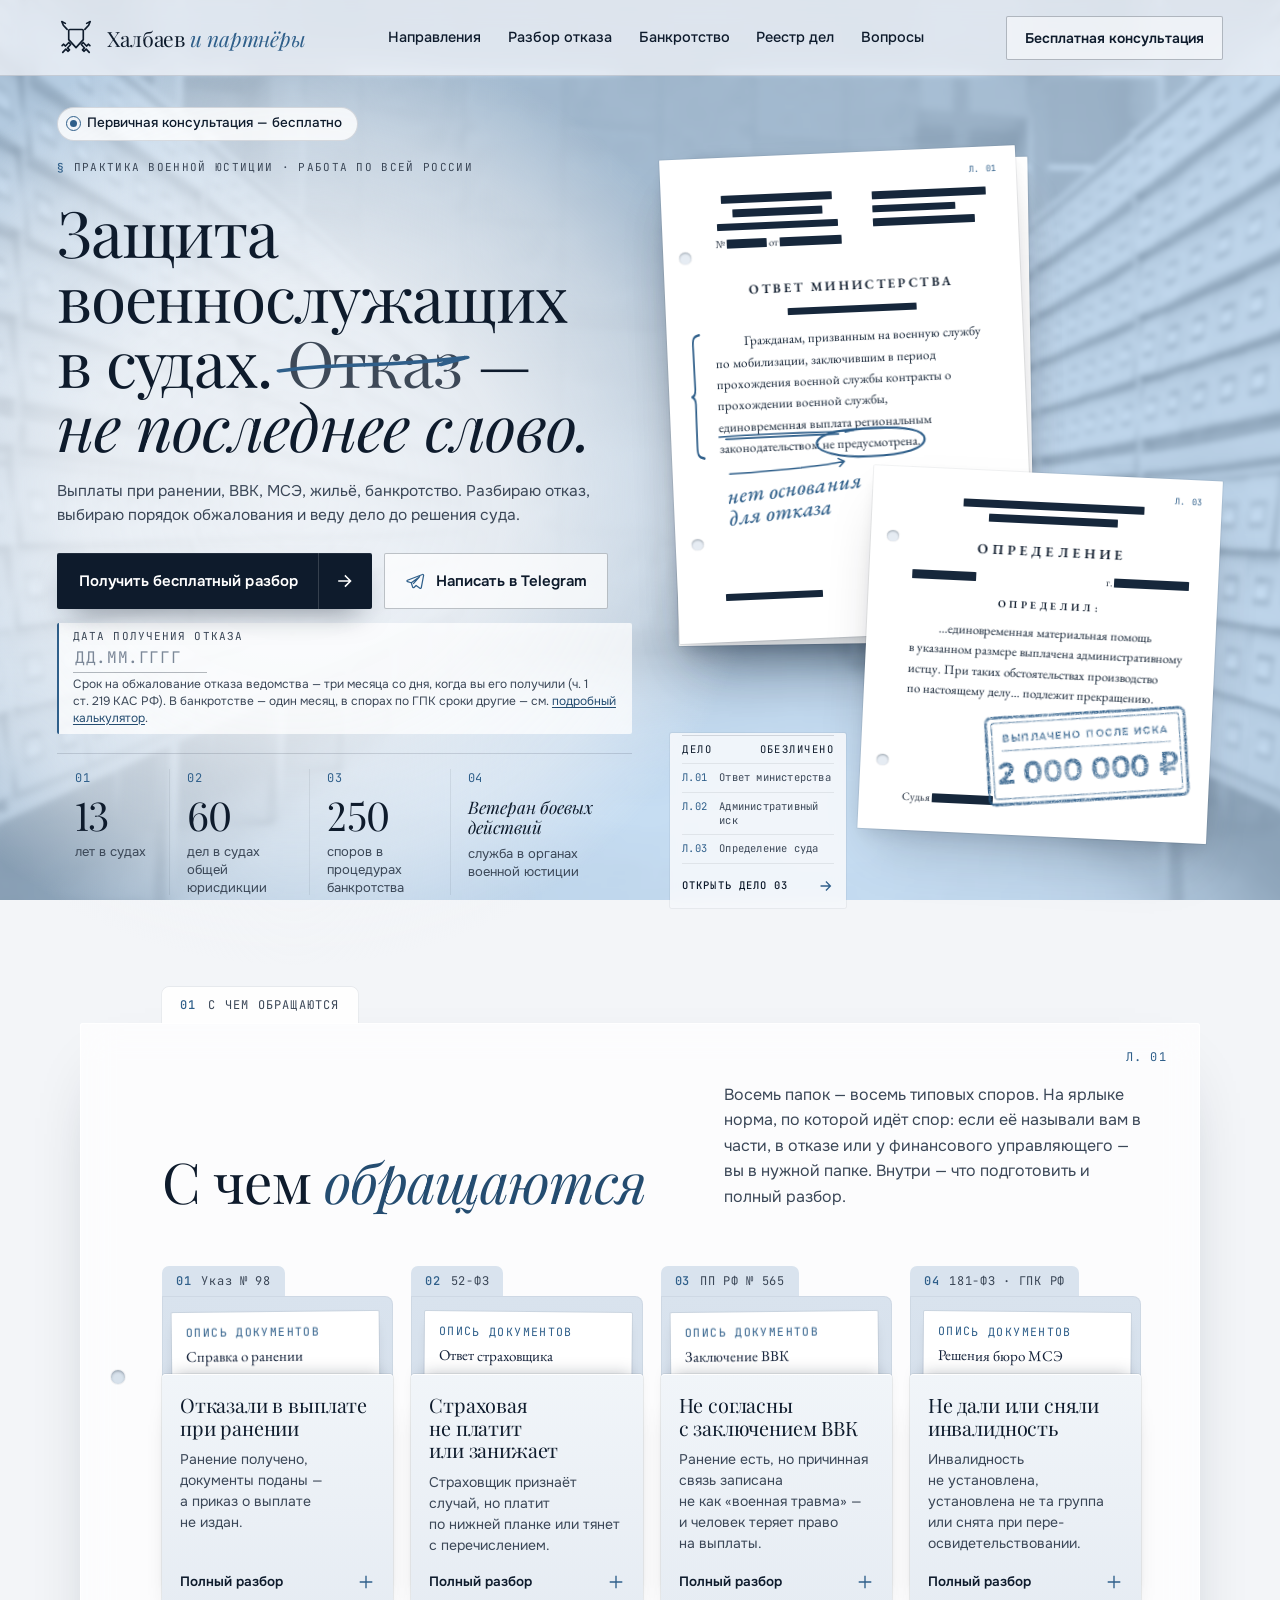
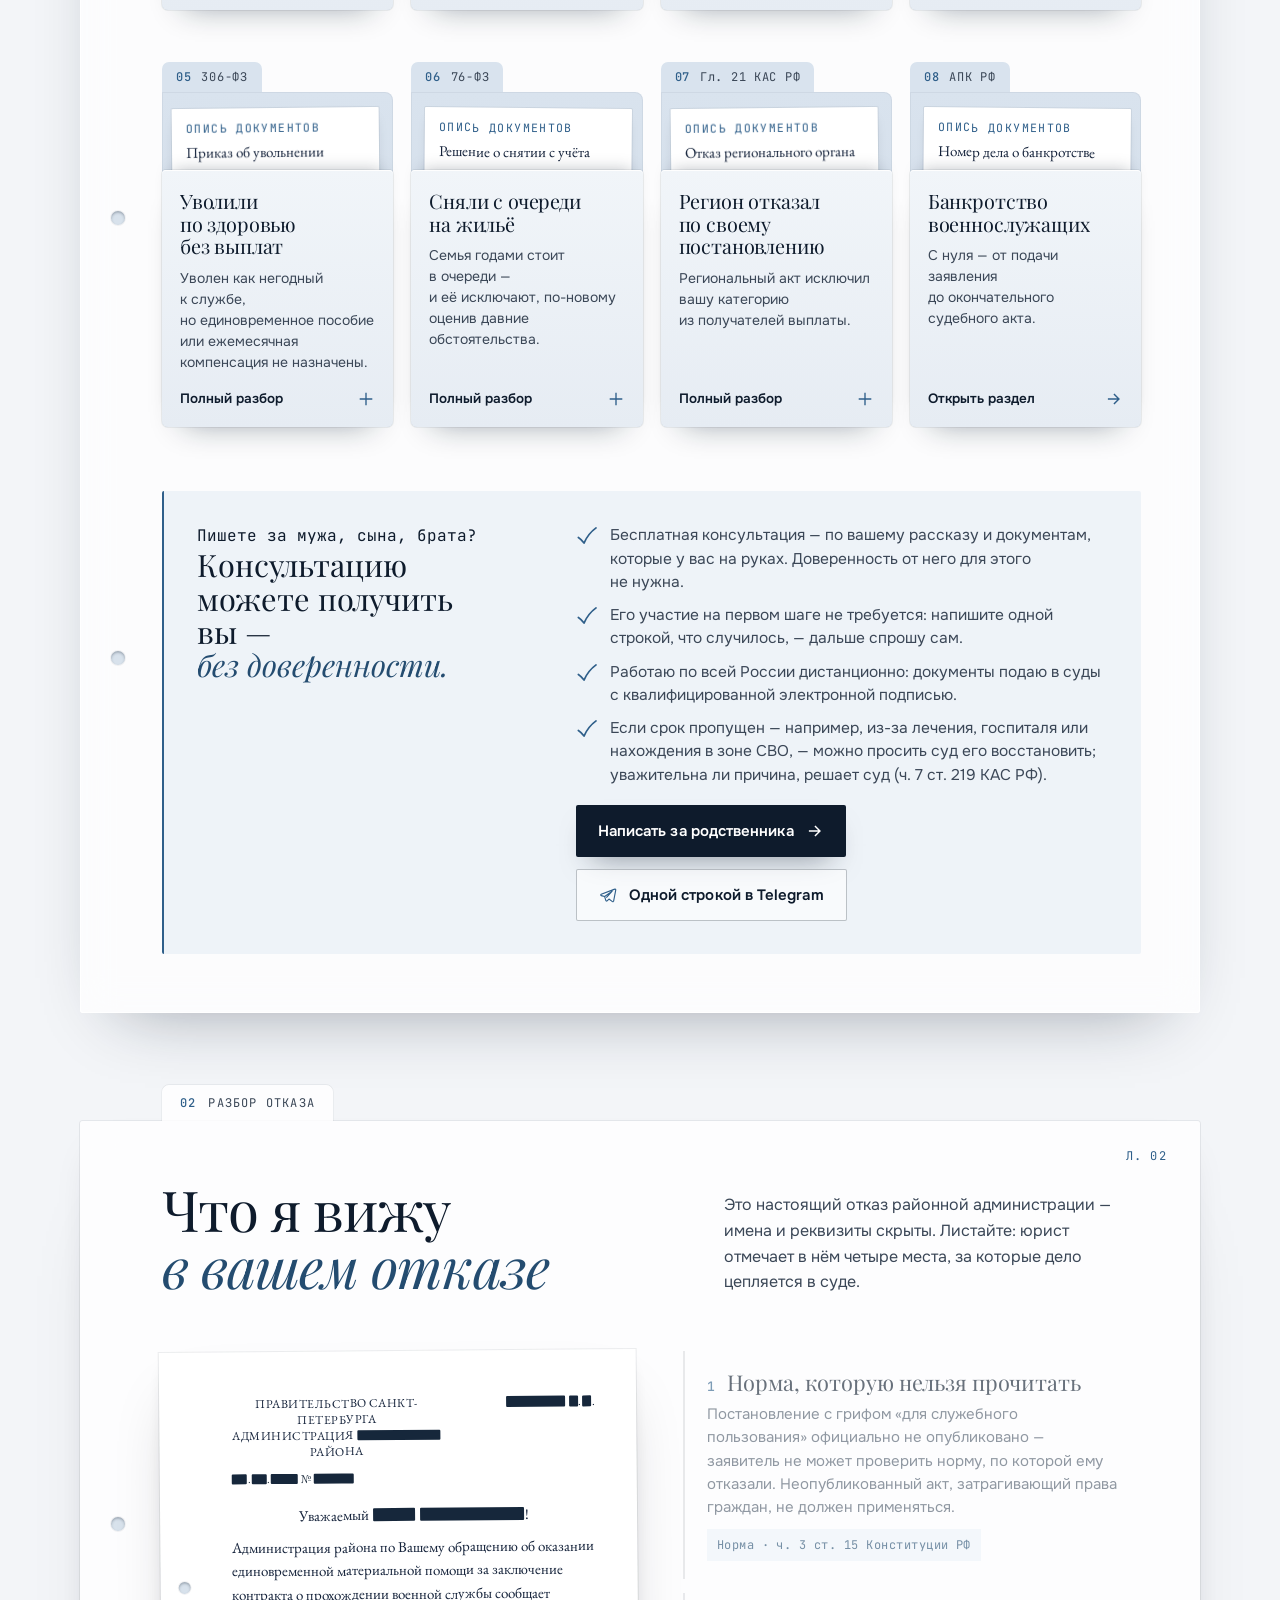
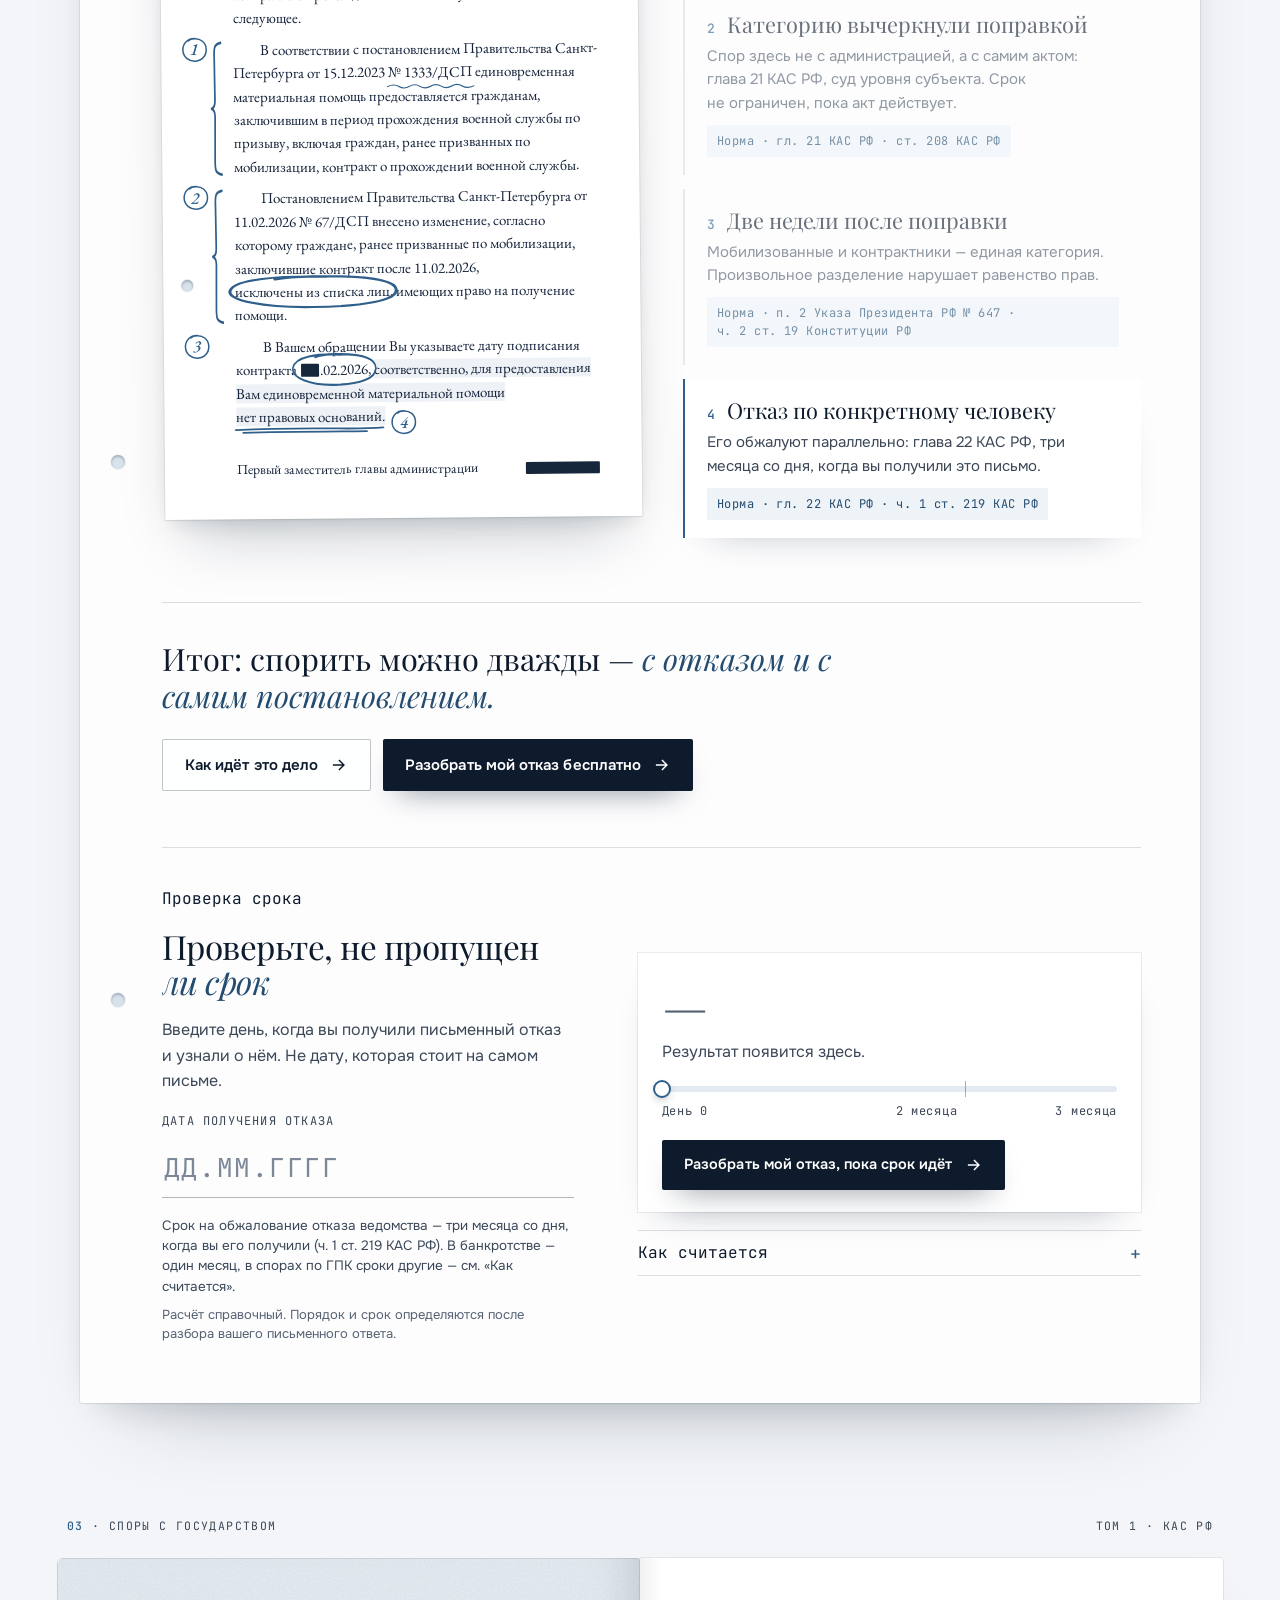
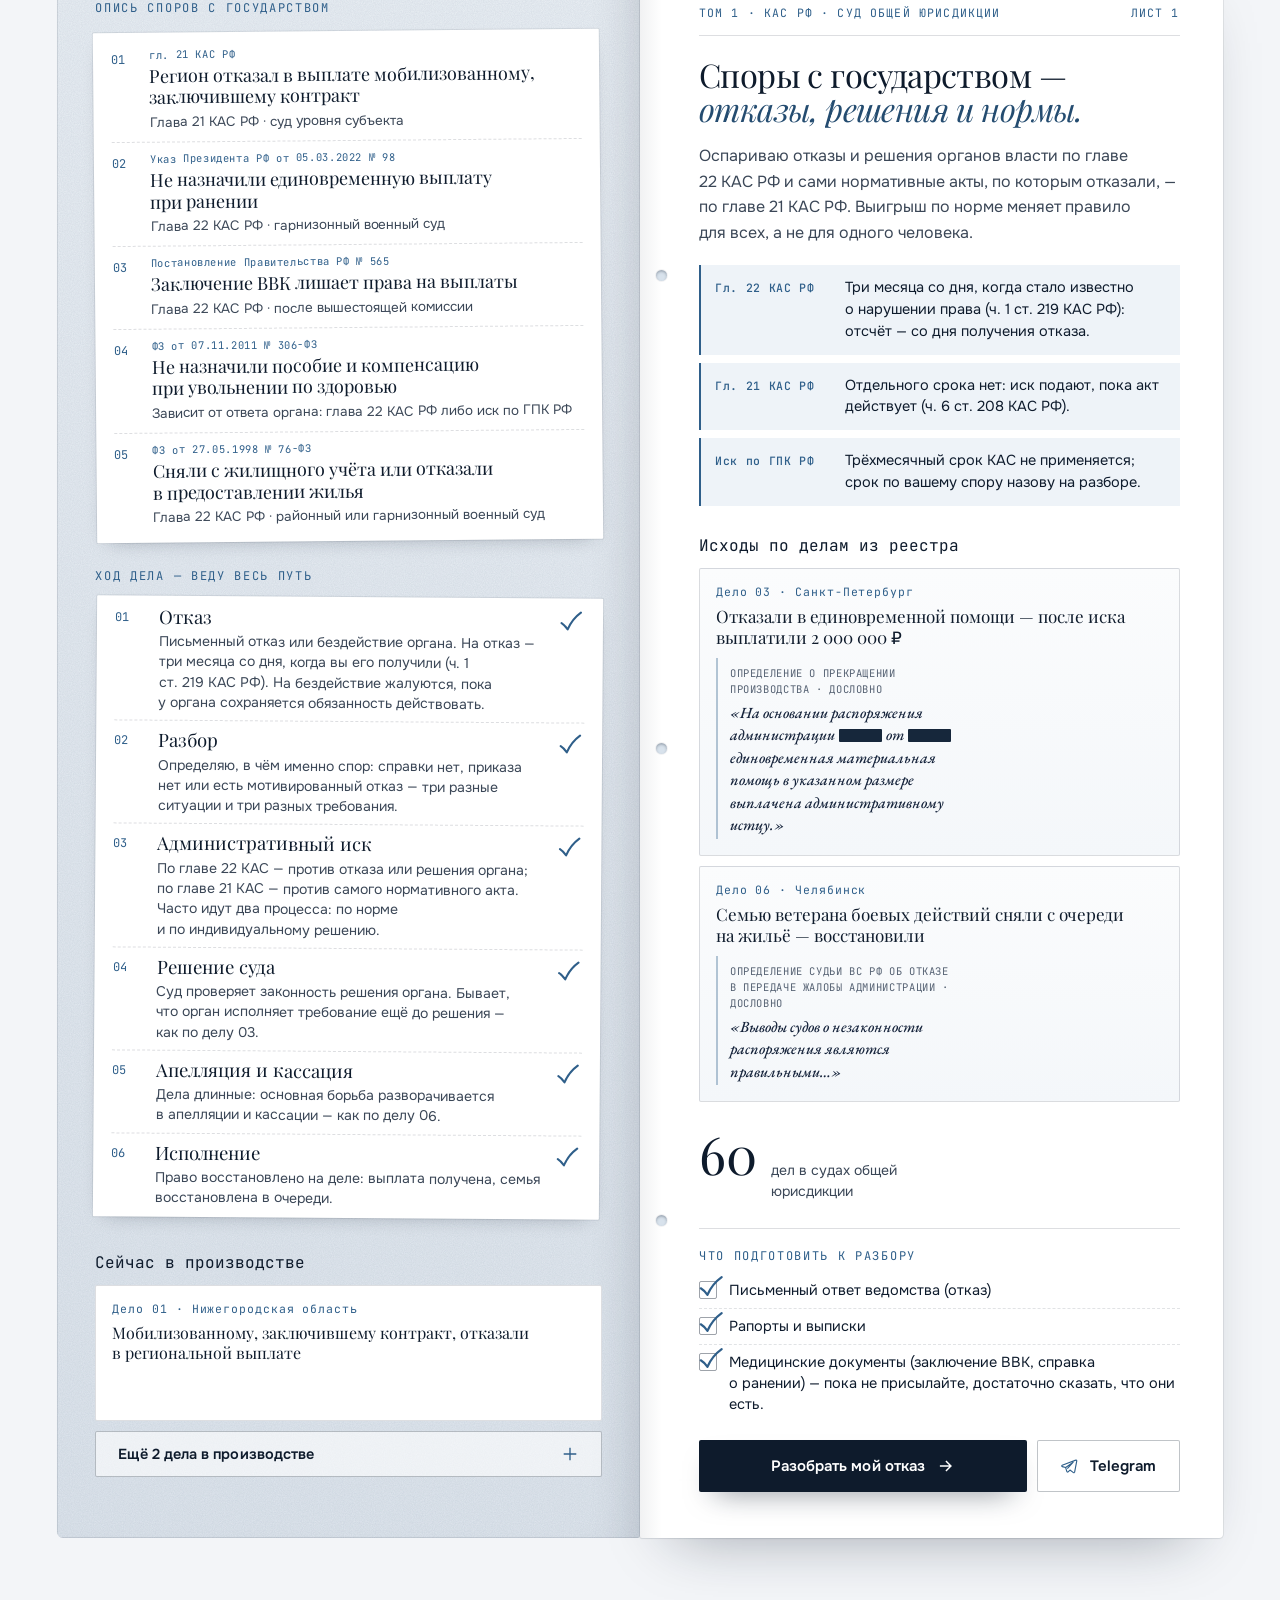
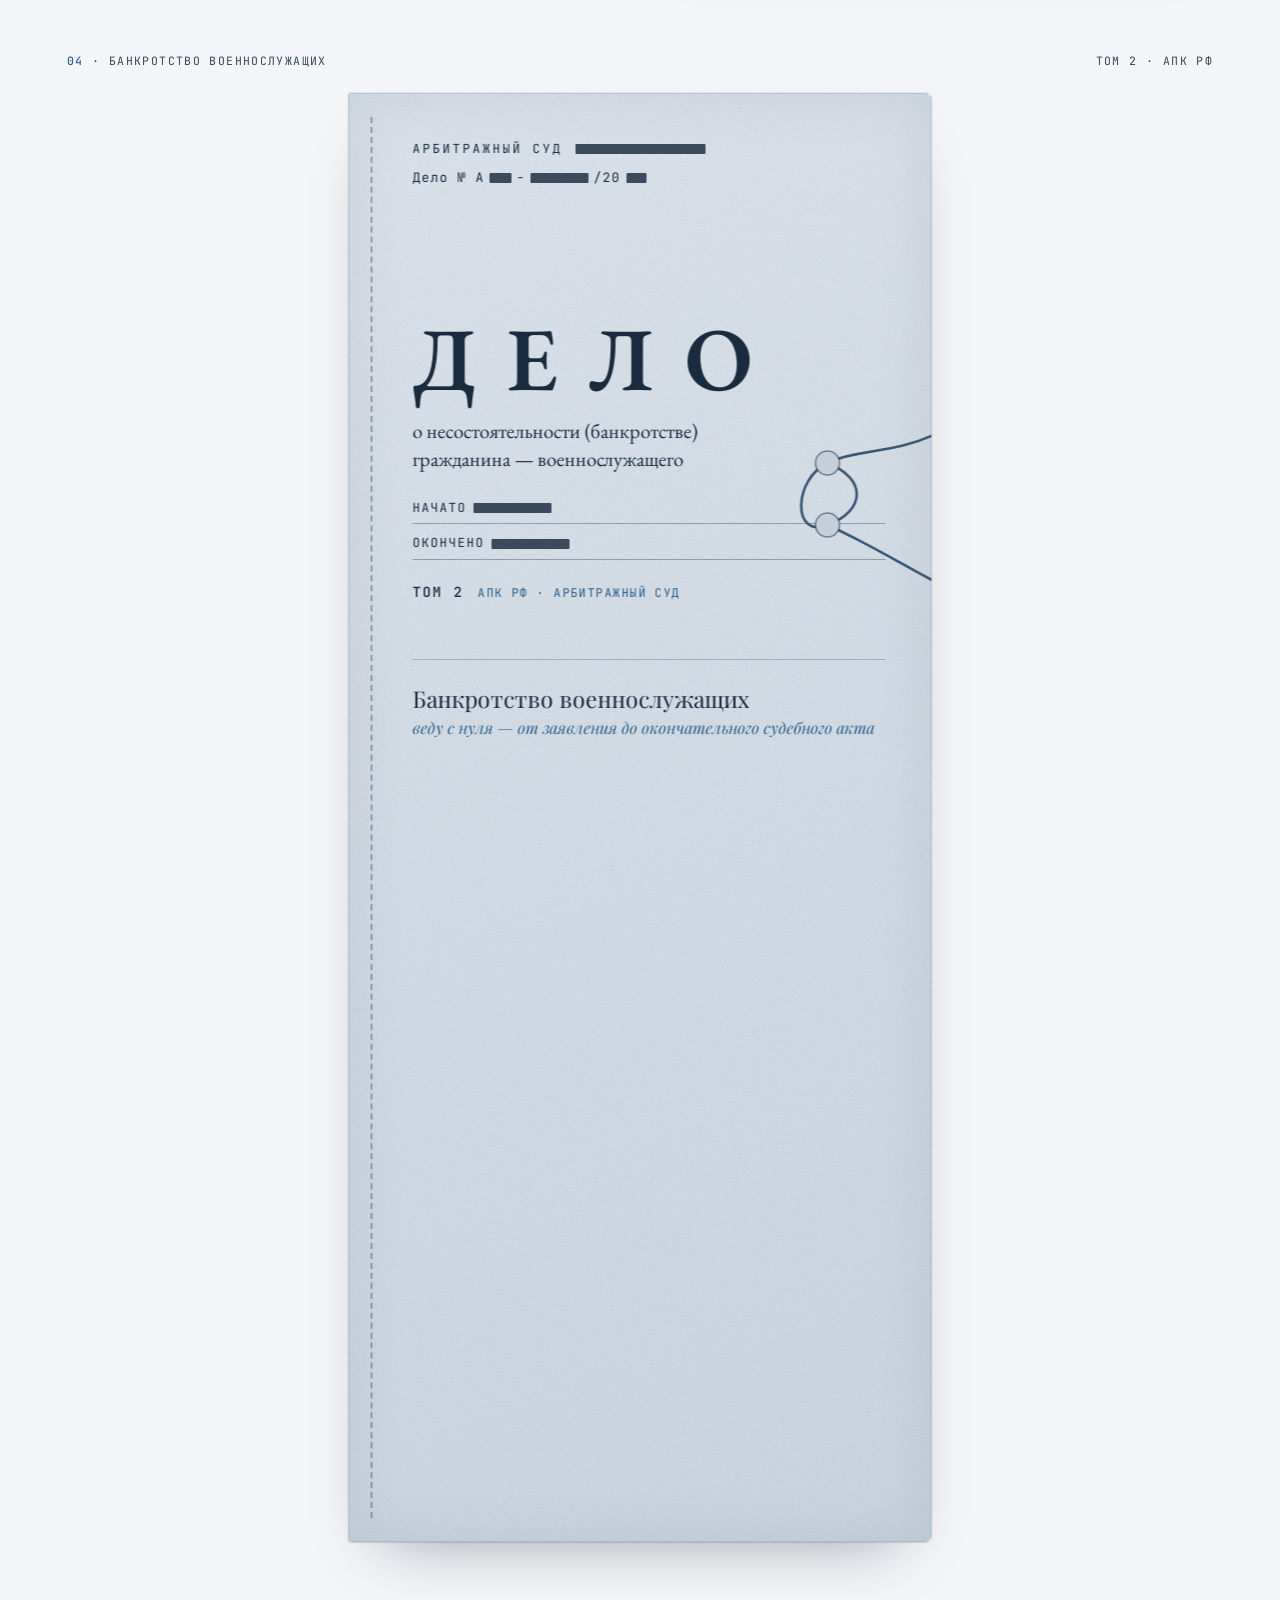
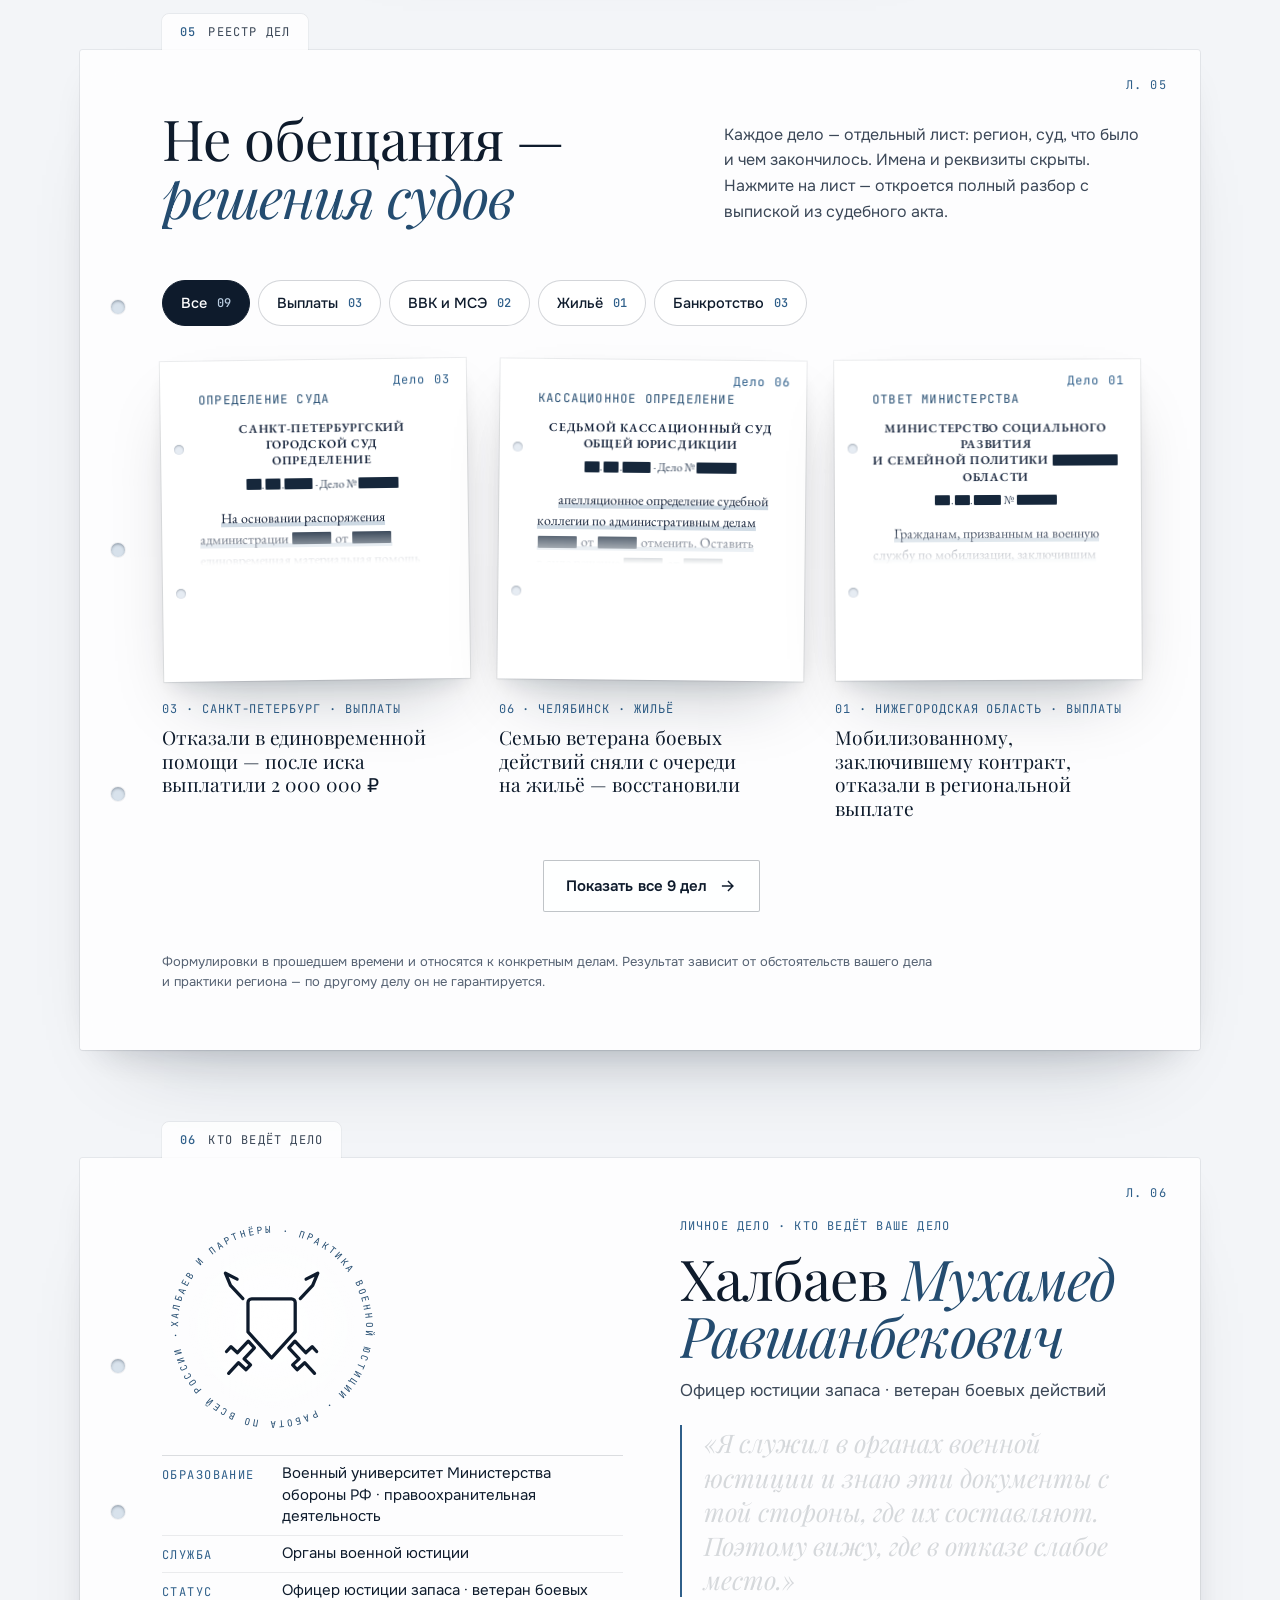
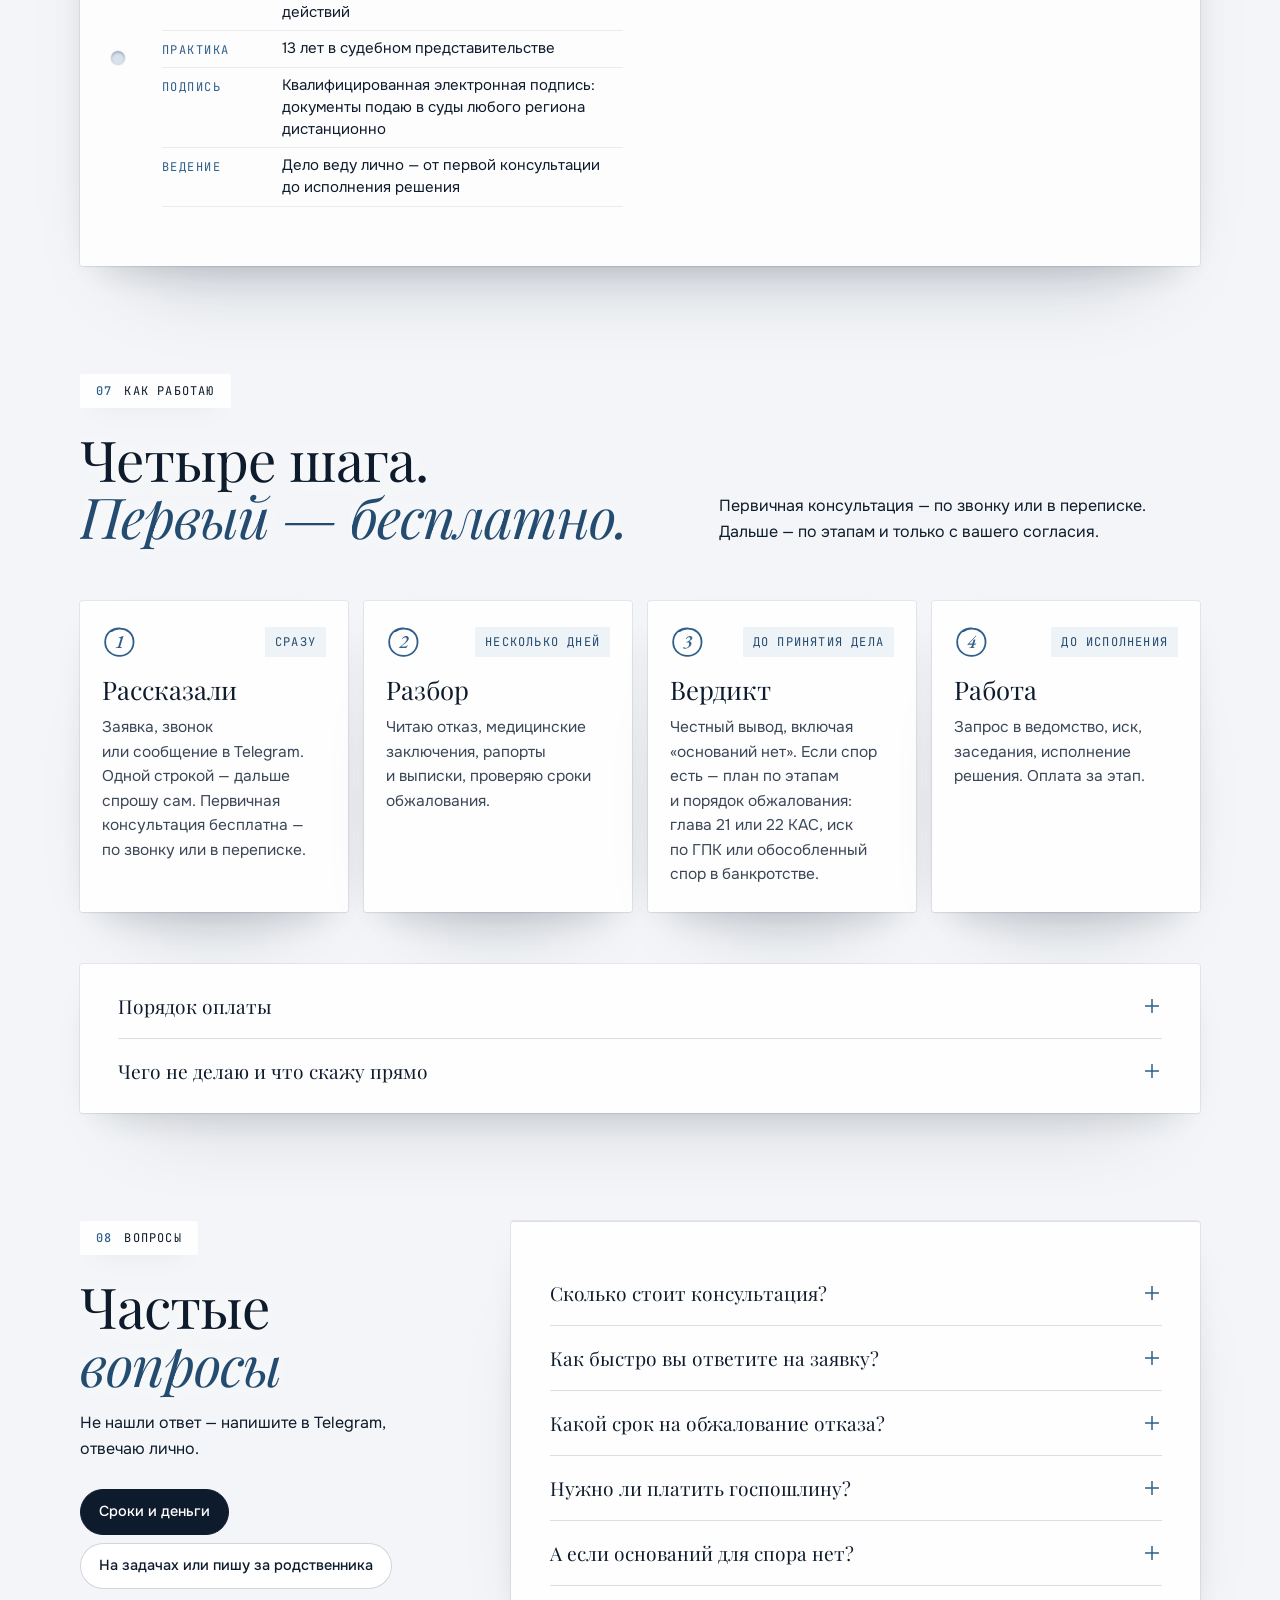
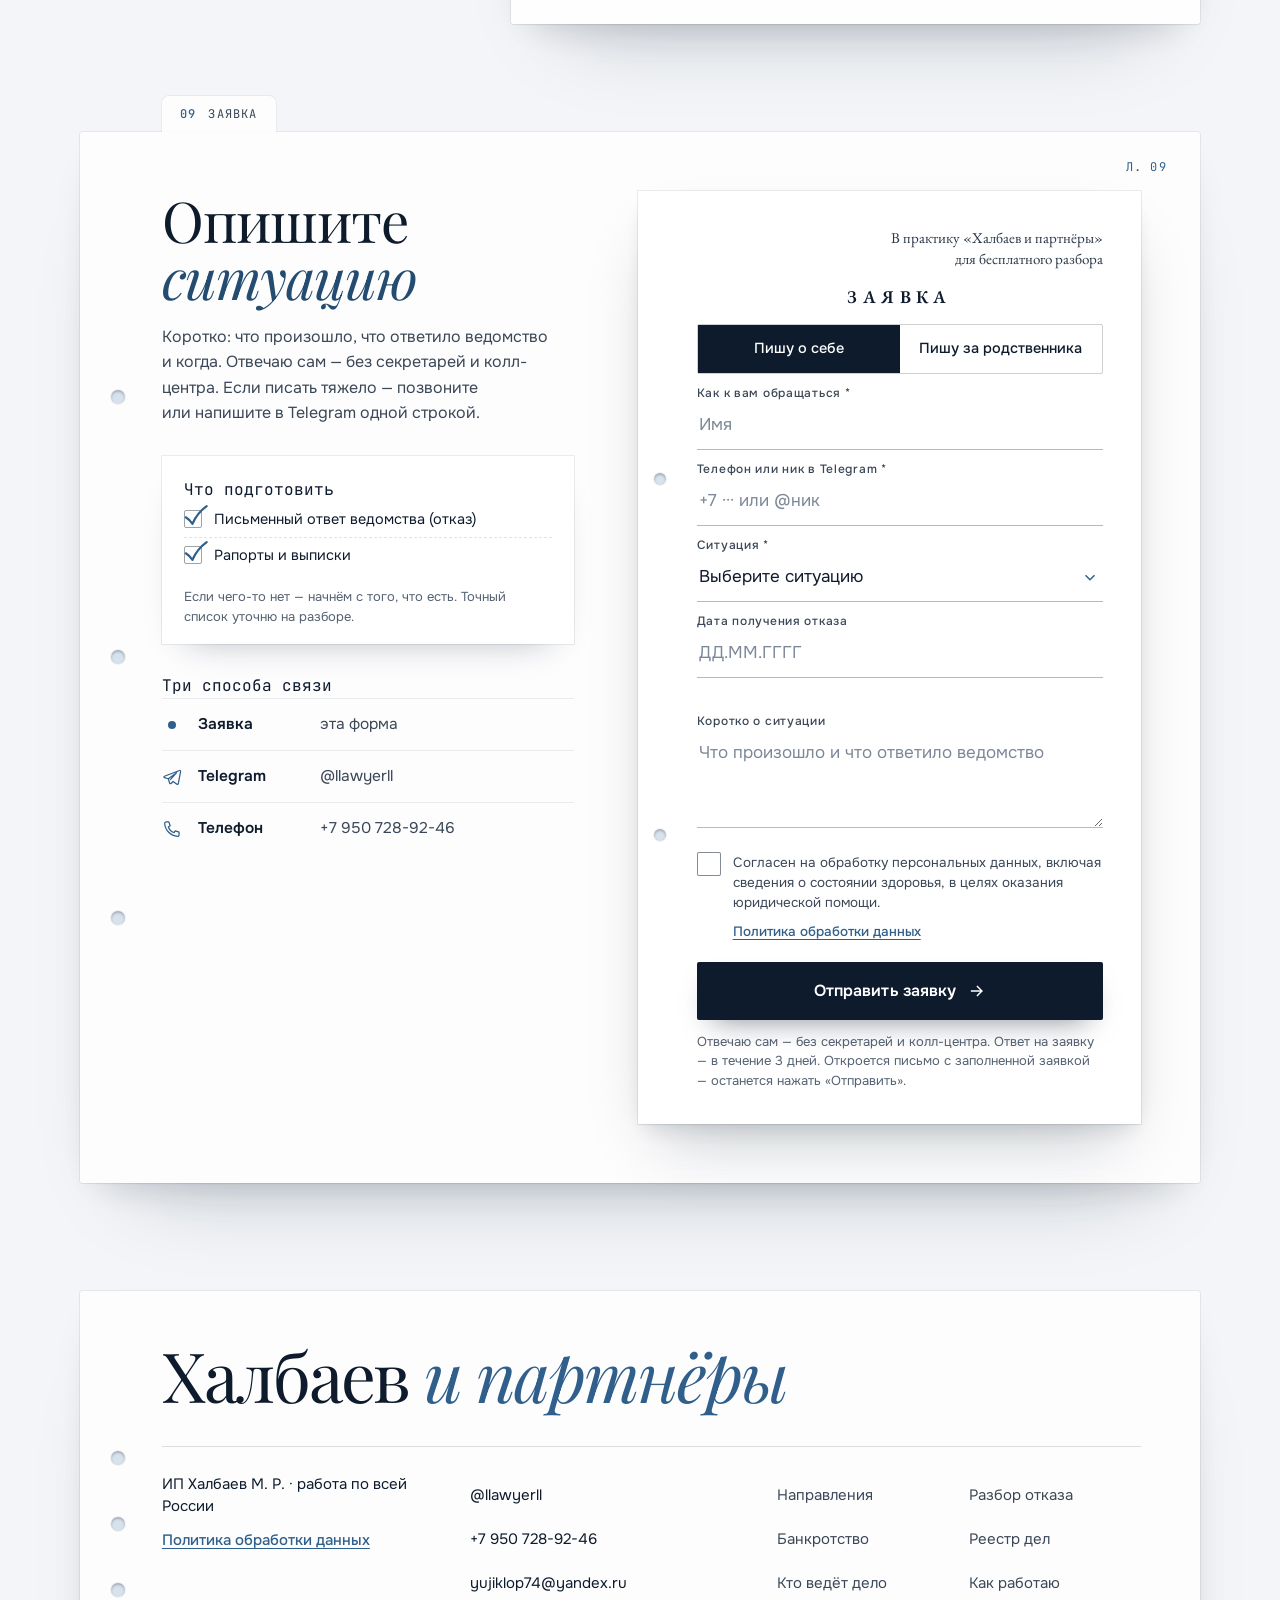
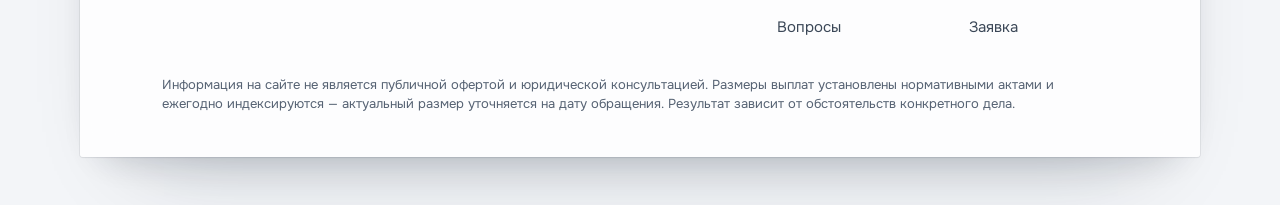
<file: index.html>
<!doctype html>
<html lang="ru">
<head>
<meta charset="utf-8">
<meta name="viewport" content="width=device-width,initial-scale=1,viewport-fit=cover">
<title>Юрист по спорам военнослужащих — Халбаев и партнёры</title><script>document.documentElement.lang="ru";document.documentElement.classList.add("intro");</script>
<meta name="description" content="Юрист по спорам военнослужащих: выплаты при ранении, ВВК, МСЭ, жильё, банкротство. Разбор отказа и ведение дела в суде. Первичная консультация бесплатно.">
<meta name="theme-color" content="#F3F5F8">
<script>
(function(){var d=document.documentElement;d.classList.add('js');
 if(window.matchMedia&&matchMedia('(prefers-reduced-motion: reduce)').matches){d.classList.remove('intro');d.classList.add('rm');}
 setTimeout(function(){d.classList.remove('intro')},2500);
 /* v9 · остальные начертания шрифтов — после load: первый экран ждёт только Onest 400 и Playfair 400 */
 function late(){var l=document.createElement('link');l.rel='stylesheet';l.href='assets/css/fonts.css';document.head.appendChild(l);}
 if(document.readyState==='complete')late();else window.addEventListener('load',late,{once:true});})();
</script>
<link rel="preload" href="assets/img/poster.jpg" as="image" fetchpriority="high">
<link rel="preload" href="assets/fonts/onest-normal-400-7cd00173.woff2" as="font" type="font/woff2" crossorigin>
<link rel="preload" href="assets/fonts/onest-normal-400-ec6b03cb.woff2" as="font" type="font/woff2" crossorigin>
<link rel="preload" href="assets/fonts/playfair-display-normal-400-8ca4d9dd.woff2" as="font" type="font/woff2" crossorigin>
<link rel="preload" href="assets/fonts/playfair-display-normal-400-18bd7f97.woff2" as="font" type="font/woff2" crossorigin>
<link rel="stylesheet" href="assets/css/site.css">
<noscript><link rel="stylesheet" href="assets/css/fonts.css"></noscript>
<!-- SEO. Домен-плейсхолдер https://example.ru — заменить на реальный во всех файлах: index.html (canonical, og:*, twitter:*, JSON-LD), robots.txt, sitemap.xml. Команда — в README, раздел «Публикация». -->
<link rel="canonical" href="https://example.ru/">
<link rel="icon" href="favicon.svg" type="image/svg+xml">
<link rel="apple-touch-icon" href="apple-touch-icon.png">
<link rel="manifest" href="site.webmanifest">
<meta property="og:type" content="website">
<meta property="og:locale" content="ru_RU">
<meta property="og:site_name" content="Халбаев и партнёры">
<meta property="og:url" content="https://example.ru/">
<meta property="og:title" content="Защита военнослужащих в судах. Отказ — не последнее слово.">
<meta property="og:description" content="Юрист по спорам военнослужащих: выплаты при ранении, ВВК, МСЭ, жильё, банкротство. Разбор отказа и ведение дела в суде. Первичная консультация бесплатно.">
<meta property="og:image" content="https://example.ru/assets/img/og.png">
<meta property="og:image:width" content="1200">
<meta property="og:image:height" content="630">
<meta property="og:image:alt" content="Халбаев и партнёры. Защита военнослужащих в судах. Отказ — не последнее слово. +7 950 728-92-46">
<meta name="twitter:card" content="summary_large_image">
<meta name="twitter:title" content="Защита военнослужащих в судах. Отказ — не последнее слово.">
<meta name="twitter:description" content="Юрист по спорам военнослужащих: выплаты при ранении, ВВК, МСЭ, жильё, банкротство. Разбор отказа и ведение дела в суде. Первичная консультация бесплатно.">
<meta name="twitter:image" content="https://example.ru/assets/img/og.png">
<script type="application/ld+json">
{
 "@context": "https://schema.org",
 "@graph": [
  {
   "@type": "LegalService",
   "@id": "https://example.ru/#org",
   "name": "Халбаев и партнёры",
   "legalName": "ИП Халбаев М. Р.",
   "url": "https://example.ru/",
   "image": "https://example.ru/assets/img/og.png",
   "logo": "https://example.ru/apple-touch-icon.png",
   "description": "Выплаты при ранении, ВВК, МСЭ, жильё, банкротство. Разбор отказа, выбор порядка обжалования и ведение дела до решения суда.",
   "telephone": "+7 950 728-92-46",
   "email": "yujiklop74@yandex.ru",
   "areaServed": {
    "@type": "Country",
    "name": "Россия"
   },
   "availableLanguage": "ru",
   "sameAs": [
    "https://t.me/llawyerll"
   ],
   "founder": {
    "@id": "https://example.ru/#lawyer"
   },
   "employee": {
    "@id": "https://example.ru/#lawyer"
   },
   "hasOfferCatalog": {
    "@type": "OfferCatalog",
    "name": "С чем обращаются",
    "itemListElement": [
     {
      "@type": "Offer",
      "name": "Первичная консультация",
      "price": "0",
      "priceCurrency": "RUB"
     },
     {
      "@type": "Offer",
      "itemOffered": {
       "@type": "Service",
       "name": "Отказали в выплате при ранении"
      }
     },
     {
      "@type": "Offer",
      "itemOffered": {
       "@type": "Service",
       "name": "Страховая не платит или занижает"
      }
     },
     {
      "@type": "Offer",
      "itemOffered": {
       "@type": "Service",
       "name": "Не согласны с заключением ВВК"
      }
     },
     {
      "@type": "Offer",
      "itemOffered": {
       "@type": "Service",
       "name": "Не дали или сняли инвалидность"
      }
     },
     {
      "@type": "Offer",
      "itemOffered": {
       "@type": "Service",
       "name": "Уволили по здоровью без выплат"
      }
     },
     {
      "@type": "Offer",
      "itemOffered": {
       "@type": "Service",
       "name": "Сняли с очереди на жильё"
      }
     },
     {
      "@type": "Offer",
      "itemOffered": {
       "@type": "Service",
       "name": "Регион отказал по своему постановлению"
      }
     },
     {
      "@type": "Offer",
      "itemOffered": {
       "@type": "Service",
       "name": "Банкротство военнослужащих"
      }
     }
    ]
   }
  },
  {
   "@type": "Person",
   "@id": "https://example.ru/#lawyer",
   "name": "Халбаев Мухамед Равшанбекович",
   "description": "Офицер юстиции запаса, ветеран боевых действий. Служил в органах военной юстиции. 13 лет в судебном представительстве.",
   "alumniOf": {
    "@type": "CollegeOrUniversity",
    "name": "Военный университет Министерства обороны РФ"
   },
   "worksFor": {
    "@id": "https://example.ru/#org"
   },
   "telephone": "+7 950 728-92-46",
   "sameAs": [
    "https://t.me/llawyerll"
   ]
  },
  {
   "@type": "FAQPage",
   "@id": "https://example.ru/#voprosy",
   "url": "https://example.ru/#voprosy",
   "mainEntity": [
    {
     "@type": "Question",
     "name": "Сколько стоит консультация?",
     "acceptedAnswer": {
      "@type": "Answer",
      "text": "Первичная консультация бесплатна — по звонку или в переписке. Сумму следующего этапа согласую письменно до оплаты — не платите, пока не получили расчёт."
     }
    },
    {
     "@type": "Question",
     "name": "Как быстро вы ответите на заявку?",
     "acceptedAnswer": {
      "@type": "Answer",
      "text": "В течение 3 дней. Отвечаю сам — без секретарей и колл-центра. Если вопрос срочный, напишите в Telegram одной строкой."
     }
    },
    {
     "@type": "Question",
     "name": "Какой срок на обжалование отказа?",
     "acceptedAnswer": {
      "@type": "Answer",
      "text": "Для споров с ведомствами — три месяца со дня, когда стало известно о нарушении права (ч. 1 ст. 219 КАС РФ); отсчёт идёт со дня, когда вы получили письменный отказ, а не с даты, которая стоит на письме. Если требование денежное и идёт по ГПК — общий срок исковой давности, три года (ст. 196 ГК РФ). Если срок пропущен — например, из-за лечения, госпиталя или нахождения в зоне СВО, — можно просить суд его восстановить; уважительна ли причина, решает суд (ч. 7 ст. 219 КАС РФ)."
     }
    },
    {
     "@type": "Question",
     "name": "Нужно ли платить госпошлину?",
     "acceptedAnswer": {
      "@type": "Answer",
      "text": "По искам военнослужащих в большинстве случаев не платится. Основание проверю по вашему статусу на разборе."
     }
    },
    {
     "@type": "Question",
     "name": "А если оснований для спора нет?",
     "acceptedAnswer": {
      "@type": "Answer",
      "text": "Скажу это на разборе, до оплаты. Если вопрос решается бесплатно через социального координатора фонда «Защитники Отечества» — скажу и об этом."
     }
    },
    {
     "@type": "Question",
     "name": "Я на задачах или в госпитале. Можно работать без личной встречи?",
     "acceptedAnswer": {
      "@type": "Answer",
      "text": "Да. Работаю по всей России, документы подаю в суды с квалифицированной электронной подписью. Если срок пропущен — например, из-за лечения, госпиталя или нахождения в зоне СВО, — можно просить суд его восстановить; уважительна ли причина, решает суд (ч. 7 ст. 219 КАС РФ)."
     }
    },
    {
     "@type": "Question",
     "name": "Можно ли обратиться жене или матери?",
     "acceptedAnswer": {
      "@type": "Answer",
      "text": "Да. Родственник может написать за бойца: первичная консультация — по вашему рассказу и документам, которые у вас на руках. Доверенность для консультации не нужна."
     }
    },
    {
     "@type": "Question",
     "name": "Отказа нет, а выплату просто не назначают. Что делать?",
     "acceptedAnswer": {
      "@type": "Answer",
      "text": "Сначала выясняем, в чём спор: справки о ранении нет — добиваемся её оформления; справка есть, а приказа нет — обжалуем бездействие; есть мотивированный отказ — спорим по существу."
     }
    },
    {
     "@type": "Question",
     "name": "Одну выплату по ранению уже получил. Могут ли отказать в другой?",
     "acceptedAnswer": {
      "@type": "Answer",
      "text": "Пособие по 306-ФЗ, страховая выплата по 52-ФЗ и выплата по Указу № 98 — самостоятельные основания, они друг друга не исключают."
     }
    },
    {
     "@type": "Question",
     "name": "Что подготовить к консультации?",
     "acceptedAnswer": {
      "@type": "Answer",
      "text": "Письменный отказ ведомства, медицинские документы (заключение ВВК, справку о ранении, документы МСЭ), рапорты и выписки. Если чего-то нет — начнём с того, что есть. Список по вашей ситуации — в разделе «Направления» и рядом с заявкой."
     }
    }
   ]
  }
 ]
}
</script>
</head>
<body>
<div class="vbg" id="vbg" aria-hidden="true"><div class="vbg-media"><img alt="" src="assets/img/poster.jpg" width="960" height="540" fetchpriority="high"></div><i class="vbg-tint"></i><i class="vbg-paper"></i><i class="vbg-steel"></i></div>
<svg width="0" height="0" style="position:absolute" aria-hidden="true" focusable="false">
 <defs>
  <filter id="ink" x="-6%" y="-10%" width="112%" height="120%" color-interpolation-filters="sRGB">
   <feTurbulence type="fractalNoise" baseFrequency="1.1" numOctaves="2" seed="4" result="fine"/>
   <feColorMatrix in="fine" type="matrix" values="0 0 0 0 0  0 0 0 0 0  0 0 0 0 0  0 0 0 -2.6 2.15" result="speck"/>
   <feTurbulence type="fractalNoise" baseFrequency="0.018 0.03" numOctaves="2" seed="11" result="blot"/>
   <feColorMatrix in="blot" type="matrix" values="0 0 0 0 0  0 0 0 0 0  0 0 0 0 0  0 0 0 -1.1 1.5" result="uneven"/>
   <feComposite in="speck" in2="uneven" operator="arithmetic" k1="1" k2="0" k3="0" k4="0" result="mask"/>
   <feComposite in="SourceGraphic" in2="mask" operator="in" result="inked"/>
   <feTurbulence type="turbulence" baseFrequency="0.06" numOctaves="2" seed="2" result="warp"/>
   <feDisplacementMap in="inked" in2="warp" scale="1.1" xChannelSelector="R" yChannelSelector="G"/>
  </filter>
 </defs>
</svg>
<a class="skip" href="#napravleniya">К содержанию</a>

<header class="hdr" id="hdr">
 <div class="hdr-in">
  <a class="logo" href="#top" aria-label="Халбаев и партнёры — наверх"><svg class="logo-mark" viewBox="0 0 120 120" aria-hidden="true" fill="none" stroke="currentColor" stroke-width="5.2" stroke-linejoin="round" stroke-linecap="round"><path d="M103.89,84.26 L99.53,79.58 L93.24,85.45 L82.7,74.15 L76.76,80.68 L86.8,91.45 L80.51,97.31 L84.88,102 L92.19,95.18 L101.83,105.52"/><path d="M16.11,84.26 L20.47,79.58 L26.76,85.45 L37.3,74.15 L43.24,80.68 L33.2,91.45 L39.49,97.31 L35.12,102 L27.81,95.18 L18.17,105.52"/><path d="M26.4,13.78 L15,8 L19.97,19.78 L32.04,32.72"/><path d="M93.6,13.78 L105,8 L100.03,19.78 L87.96,32.72"/><path d="M40.6,33 H79.4 A3.6,3.6 0 0 1 83,36.6 V65.2 L60,90.5 L37,65.2 V36.6 A3.6,3.6 0 0 1 40.6,33 Z"/></svg><span class="logo-word">Халбаев <em>и партнёры</em></span></a>
  <nav class="nav" aria-label="Разделы">
   <a href="#napravleniya">Направления</a>
   <a href="#otkaz">Разбор отказа</a>
   <a href="#bankrot">Банкротство</a>
   <a href="#reestr">Реестр дел</a>
   <a href="#voprosy">Вопросы</a>
  </nav>
  <a class="btn-sm" href="#zayavka"><span>Бесплатная консультация</span></a>
  <button class="burger" id="burger" type="button" aria-label="Меню" aria-expanded="false" aria-controls="menu"><i></i><i></i></button>
 </div>
 <div class="hdr-line"></div>
</header>

<div class="menu" id="menu" hidden>
 <nav class="menu-in" aria-label="Меню">
  <a href="#napravleniya"><span class="mono">01</span>С чем обращаются</a>
  <a href="#otkaz"><span class="mono">02</span>Разбор отказа</a>
  <a href="#srok"><span class="mono">·</span>Проверка срока</a>
  <a href="#tom1"><span class="mono">03</span>Споры с государством · том 1</a>
  <a href="#bankrot"><span class="mono">04</span>Банкротство военнослужащих · том 2</a>
  <a href="#reestr"><span class="mono">05</span>Реестр дел</a>
  <a href="#kto"><span class="mono">06</span>Кто ведёт дело</a>
  <a href="#kak"><span class="mono">07</span>Как работаю и оплата</a>
  <a href="#voprosy"><span class="mono">08</span>Вопросы</a>
  <a href="#zayavka"><span class="mono">09</span>Заявка</a>
 </nav>
 <div class="menu-c">
  <a class="btn-ink" href="https://t.me/llawyerll" target="_blank" rel="noopener"><svg viewBox="0 0 24 24" aria-hidden="true"><path d="M21 4.2 2.9 11.1c-.8.3-.8 1.5.1 1.7l4.5 1.3 1.7 5.3c.2.7 1.1.9 1.6.4l2.5-2.4 4.6 3.4c.6.4 1.4.1 1.6-.6L22.3 5.4c.2-.8-.6-1.5-1.3-1.2Z M7.6 14.1l10-7.3-7.8 8.6" fill="none" stroke="currentColor" stroke-width="1.5" stroke-linejoin="round"/></svg><span>Написать в Telegram</span></a>
  <a class="btn-line" href="tel:+79507289246"><svg viewBox="0 0 24 24" aria-hidden="true"><path d="M5 3.5h3.2l1.6 4.6-2.2 1.5a11 11 0 0 0 6.8 6.8l1.5-2.2 4.6 1.6V19a1.8 1.8 0 0 1-1.9 1.8A16.6 16.6 0 0 1 3.2 5.4 1.8 1.8 0 0 1 5 3.5Z" fill="none" stroke="currentColor" stroke-width="1.5" stroke-linejoin="round"/></svg><span>+7 950 728-92-46</span></a>
 </div>
</div>

<main id="main">
<section class="hero" id="top" aria-label="Первый экран">
 <div class="hero-in">
  <div class="copy">
   <div class="meta">
    <span class="pill"><span class="dot" aria-hidden="true"></span>Первичная консультация — бесплатно</span>
    <span class="mono"><b>§</b> Практика военной юстиции · работа по всей России</span>
   </div>
   <h1 class="h1"><span class="sr">Защита военнослужащих в судах. Отказ — не последнее слово.</span>
    <span aria-hidden="true">
    <span class="w"><span>Защита</span></span><br><span class="w"><span>военнослужащих</span></span><br>
    <span class="w"><span>в&nbsp;судах.</span></span> <span class="strike"><span class="w"><span>Отказ</span></span><svg viewBox="0 0 100 40" preserveAspectRatio="none"><path class="pen" pathLength="1" d="M2,26 C18,22 30,21 46,20 C62,19 78,17 97,13 C92,15.5 88,17.6 84,19.8"/></svg></span> <span class="w"><span>—</span></span><br><span class="w"><span><em>не</em></span></span> <span class="w"><span><em>последнее</em></span></span> <span class="w"><span><em>слово.</em></span></span>
    </span>
   </h1>
   <p class="lead">Выплаты при ранении, ВВК, МСЭ, жильё, банкротство. Разбираю отказ, выбираю порядок обжалования и&nbsp;веду дело до&nbsp;решения суда.</p>
   <div class="cta-row">
    <span class="mag"><a class="btn btn-p" href="#zayavka"><span class="lbl">Получить бесплатный разбор</span><span class="arr"><svg viewBox="0 0 20 20" aria-hidden="true"><path d="M4 10h11M10.5 5l5 5-5 5" fill="none" stroke="currentColor" stroke-width="1.6" stroke-linecap="square"/></svg></span></a></span>
    <span class="mag"><a class="btn btn-s" href="https://t.me/llawyerll" target="_blank" rel="noopener"><svg viewBox="0 0 24 24" aria-hidden="true"><path d="M21 4.2 2.9 11.1c-.8.3-.8 1.5.1 1.7l4.5 1.3 1.7 5.3c.2.7 1.1.9 1.6.4l2.5-2.4 4.6 3.4c.6.4 1.4.1 1.6-.6L22.3 5.4c.2-.8-.6-1.5-1.3-1.2Z M7.6 14.1l10-7.3-7.8 8.6" fill="none" stroke="currentColor" stroke-width="1.5" stroke-linejoin="round"/></svg><span>Написать в Telegram</span></a></span>
   </div>
   <div class="hterm" id="hterm"><label class="hterm-f"><span class="hterm-l mono">Дата получения отказа</span><input id="htIn" inputmode="numeric" autocomplete="off" placeholder="ДД.ММ.ГГГГ" maxlength="10" aria-describedby="htOut htNote"></label><p class="hterm-o" id="htOut" aria-live="polite"></p><a class="hterm-go" href="#srok" id="htGo"><span>Подробный калькулятор</span><svg viewBox="0 0 20 20" aria-hidden="true"><path d="M4 10h11M10.5 5l5 5-5 5" fill="none" stroke="currentColor" stroke-width="1.6" stroke-linecap="square"/></svg></a><p class="hterm-n" id="htNote">Срок на обжалование отказа ведомства — три месяца со дня, когда вы его получили (ч. 1 ст. 219 КАС РФ). В банкротстве — один месяц, в спорах по ГПК сроки другие — см. <a class="hterm-nl" href="#srok" id="htGo2">подробный калькулятор</a>.</p></div>
   <a class="sit-jump" href="#napravleniya"><span>С чем обращаются</span><svg viewBox="0 0 20 20" aria-hidden="true"><path d="M10 4v11M5 10.5l5 5 5-5" fill="none" stroke="currentColor" stroke-width="1.6" stroke-linecap="square"/></svg></a>
   <div class="facts">
    <div class="facts-line"></div>
    <div class="fact"><span class="ix">01</span><span class="num" data-to="13">13</span><span class="lb">лет в судах</span></div>
    <div class="fact"><span class="ix">02</span><span class="num" data-to="60">60</span><span class="lb">дел в судах общей юрисдикции</span></div>
    <div class="fact"><span class="ix">03</span><span class="num" data-to="250">250</span><span class="lb">споров в процедурах банкротства</span></div>
    <div class="fact"><span class="ix">04</span><span class="big">Ветеран боевых действий</span><span class="lb">служба в органах военной юстиции</span></div>
   </div>
  </div>

  <div class="stage-col">
   <div class="stage-box">
    <div class="stage" id="stage" aria-hidden="true">
     <div class="tilt" id="tilt"><div class="shake" id="shake">

      <div class="sheet-h" id="sM"><div class="base fan"><div class="nudge"><div class="enter">
       <div class="shade"></div>
       <div class="paper docM">
        <span class="hole" style="top:108px"></span><span class="hole" style="top:440px"></span>
        <span class="lno-h">Л. 02</span>
        <div class="to dt">
         <div>В <i class="rb" style="width:120px" aria-hidden="true"></i> суд</div>
         <div>Административный истец: <i class="rb" style="width:60px" aria-hidden="true"></i></div>
         <div>Административный ответчик: <i class="rb" style="width:34px" aria-hidden="true"></i></div>
        </div>
        <div class="d-title">АДМИНИСТРАТИВНОЕ<br>ИСКОВОЕ ЗАЯВЛЕНИЕ</div>
        <div class="d-sub">об оспаривании отказа в единовременной выплате</div>
        <p class="para">Прошу признать отказ в единовременной выплате незаконным и обязать административного ответчика произвести выплату.</p>
       </div>
      </div></div></div></div>

      <div class="sheet-h" id="sA"><div class="base fan"><div class="nudge"><div class="enter">
       <div class="shade"></div>
       <div class="paper docA">
        <span class="hole" style="top:108px"></span><span class="hole" style="top:440px"></span>
        <span class="lno-h">Л. 01</span>
        <div class="lh">
         <div class="lh-l"><i class="rb b" style="width:128px" aria-hidden="true"></i><i class="rb b" style="width:104px" aria-hidden="true"></i><i class="rb b" style="width:140px" aria-hidden="true"></i><div class="lh-no dt">№ <i class="rb" style="width:46px" aria-hidden="true"></i> от <i class="rb" style="width:72px" aria-hidden="true"></i></div></div>
         <div class="lh-r"><i class="rb b" style="width:132px" aria-hidden="true"></i><i class="rb b" style="width:96px" aria-hidden="true"></i><i class="rb b" style="width:118px" aria-hidden="true"></i></div>
        </div>
        <div class="d-title">ОТВЕТ МИНИСТЕРСТВА</div>
        <i class="rb d-sal" aria-hidden="true"></i>
        <p class="para" id="paraA"><svg class="brk" viewBox="0 0 14 100" preserveAspectRatio="none"><path class="pen" pathLength="1" id="mBrk" stroke-width="2" d="M12,1 C5,2 4,4 4.5,12 L5,44 C5,48 3,49.6 1,50 C3,50.6 5,52 5,56 L4.6,88 C4.4,96 5,98 12.5,99"/></svg>Гражданам, призванным на военную службу по мобилизации, заключившим в период прохождения военной службы контракты о прохождении военной службы, <span class="mkh mk-u">единовременная выплата<svg viewBox="0 0 100 8" preserveAspectRatio="none"><path class="pen" id="mU" pathLength="1" stroke-width="1.9" d="M1,4.6 C20,3.4 45,3.2 70,3.9 C82,4.2 92,4.1 99,3.2 M6,7.4 C30,6.6 60,6.8 88,6.9"/></svg></span> региональным законодательством <span class="mkh mk-o" id="tgt">не предусмотрена<svg viewBox="0 0 100 30" preserveAspectRatio="none"><path class="pen" id="mO" pathLength="1" stroke-width="1.9" d="M58,2.6 C30,1.4 5,4 2.2,13.5 C0,22 22,28.5 50,28.2 C80,28 98.6,23 98.2,14 C97.8,5.6 80,1.8 50,2.2 C40,2.4 33,3.2 28,4.6"/></svg></span>.</p>
        <svg class="note-arrow" id="noteArrow" width="10" height="10"><path class="pen" id="mA" pathLength="1" stroke-width="1.7" d=""/></svg>
        <div class="hnote" id="note"><span class="nl">нет основания</span><br><span class="nl">для отказа</span></div>
        <div class="sig dt"><span><i class="rb b" style="width:112px" aria-hidden="true"></i></span><span><i class="rb" style="width:96px" aria-hidden="true"></i></span></div>
       </div>
      </div></div></div></div>

      <div class="sheet-h" id="sB"><div class="base fan"><div class="nudge" id="nudgeB"><div class="enter">
       <div class="shade"></div>
       <div class="paper docB">
        <span class="hole"></span><span class="hole"></span>
        <span class="lno-h">Л. 03</span>
        <div class="court"><i class="rb b" style="width:210px" aria-hidden="true"></i><i class="rb b" style="width:150px" aria-hidden="true"></i></div>
        <div class="d-title">ОПРЕДЕЛЕНИЕ</div>
        <div class="row dt"><span><i class="rb" style="width:74px" aria-hidden="true"></i></span><span>г. <i class="rb" style="width:86px" aria-hidden="true"></i></span></div>
        <div class="ruling">ОПРЕДЕЛИЛ:</div>
        <p class="para">…единовременная материальная помощь в&nbsp;указанном размере выплачена административному истцу. При таких обстоятельствах производство по&nbsp;настоящему делу… подлежит прекращению.</p>
        <div class="judge dt">Судья <i class="rb" style="width:70px" aria-hidden="true"></i></div>
        <div class="hstamp" id="stamp"><div class="bloom" id="bloom"></div><div class="stamp-in" id="stampIn">
         <svg viewBox="0 0 262 118">
          <g filter="url(#ink)" fill="#2F5F8A" stroke="#2F5F8A">
           <rect x="3" y="3" width="256" height="112" rx="7" fill="none" stroke-width="3.6"/>
           <rect x="10" y="10" width="242" height="98" rx="3.5" fill="none" stroke-width="1.3"/>
           <text x="131" y="35" text-anchor="middle" stroke="none" font-family="Onest" font-weight="700" font-size="13.4" letter-spacing="1.9">ВЫПЛАЧЕНО ПОСЛЕ ИСКА</text>
           <line x1="22" y1="46" x2="240" y2="46" stroke-width="1.1"/>
           <text x="131" y="89" text-anchor="middle" stroke="none" font-family="Onest" font-weight="700" font-size="39" letter-spacing="-.4">2 000 000 ₽</text>
           <circle cx="26" cy="75" r="2.2" stroke="none"/><circle cx="236" cy="75" r="2.2" stroke="none"/>
          </g>
         </svg>
        </div></div>
       </div>
      </div></div></div></div>

     </div></div>
    </div>
    <div class="mstage" aria-hidden="true">
     <div class="ms ms-a"><div class="ms-in">
      <p class="ms-k">ОТВЕТ МИНИСТЕРСТВА</p>
      <p class="ms-p">…заключившим в период прохождения военной службы контракты, <span class="mkh mk-u">единовременная выплата<svg viewBox="0 0 100 8" preserveAspectRatio="none"><path class="pen" id="msU" pathLength="1" stroke-width="1.8" d="M1,4.6 C20,3.4 45,3.2 70,3.9 C82,4.2 92,4.1 99,3.2 M6,7.4 C30,6.6 60,6.8 88,6.9"/></svg></span> региональным законодательством <span class="mkh mk-o">не&nbsp;предусмотрена<svg viewBox="0 0 100 30" preserveAspectRatio="none"><path class="pen" id="msO" pathLength="1" stroke-width="1.8" d="M58,2.6 C30,1.4 5,4 2.2,13.5 C0,22 22,28.5 50,28.2 C80,28 98.6,23 98.2,14 C97.8,5.6 80,1.8 50,2.2 C40,2.4 33,3.2 28,4.6"/></svg></span>.</p>
      <p class="ms-note" id="msNote">нет основания для&nbsp;отказа</p>
     </div></div>
     <div class="ms ms-b" id="msB"><div class="ms-in">
      <p class="ms-k">ОПРЕДЕЛЕНИЕ</p>
      <p class="ms-p2">…помощь в указанном размере выплачена административному истцу.</p>
      <div class="ms-stamp" id="msStamp"><svg viewBox="0 0 262 118"><g filter="url(#ink)" fill="#2F5F8A" stroke="#2F5F8A">
       <rect x="3" y="3" width="256" height="112" rx="7" fill="none" stroke-width="4"/><rect x="10" y="10" width="242" height="98" rx="3.5" fill="none" stroke-width="1.4"/>
       <text x="131" y="36" text-anchor="middle" stroke="none" font-family="Onest" font-weight="700" font-size="15" letter-spacing="1.4">ВЫПЛАЧЕНО ПОСЛЕ ИСКА</text>
       <line x1="22" y1="47" x2="240" y2="47" stroke-width="1.2"/>
       <text x="131" y="90" text-anchor="middle" stroke="none" font-family="Onest" font-weight="700" font-size="40">2 000 000 ₽</text></g></svg></div>
     </div></div>
    </div>
    <button class="stage-open" type="button" data-case="delo-03" data-src="#sB .paper, #msB .ms-in" aria-label="Открыть разбор дела 03: 2 000 000 рублей выплачены после иска"></button>
    <ol class="cap" id="cap">
     <li class="cap-h"><span>Дело</span><span>обезличено</span></li>
     <li><span>Л.01</span>Ответ министерства</li>
     <li><span>Л.02</span>Административный иск</li>
     <li><span>Л.03</span>Определение суда</li>
     <li class="cap-go"><button type="button" data-case="delo-03" data-src="#sB .paper"><span>Открыть дело 03</span><svg viewBox="0 0 20 20" aria-hidden="true"><path d="M4 10h11M10.5 5l5 5-5 5" fill="none" stroke="currentColor" stroke-width="1.6" stroke-linecap="square"/></svg></button></li>
    </ol>
   </div>
  </div>
 </div>
</section>
<section class="sec" id="napravleniya" aria-labelledby="h-dir"><div class="sheet rv-sheet"><div class="tab " aria-hidden="true"><b>01</b>С чем обращаются</div><span class="holes" aria-hidden="true"><i></i><i></i><i></i></span><span class="lno mono" aria-hidden="true">Л. 01</span><div class="sec-head wide"><h2 class="h2" id="h-dir"><span class="sr">С чем обращаются</span><span aria-hidden="true"><span class="w"><span style="--i:0">С чем</span></span> <span class="w"><span style="--i:1"><em>обращаются</em></span></span></span></h2><p class="lead-s" data-rv>Восемь папок — восемь типовых споров. На ярлыке норма, по которой идёт спор: если её называли вам в части, в отказе или у финансового управляющего — вы в нужной папке. Внутри — что подготовить и полный разбор.</p></div><ol class="fds"><li class="fd" data-rv style="--d:0"><button class="fd-b" type="button" data-cat="1" aria-label="Отказали в выплате при ранении — полный разбор"><span class="fd-tab mono"><b>01</b>Указ № 98</span><span class="fd-back" aria-hidden="true"></span><span class="fd-sheet" aria-hidden="true"><span class="fd-sk mono">Опись документов</span><span class="fd-l1">Справка о ранении</span><span class="fd-gap"></span><span class="fd-li"><b class="mono">1.</b>Справка о ранении</span><span class="fd-li"><b class="mono">2.</b>Документы, поданные на выплату</span><span class="fd-li"><b class="mono">3.</b>Письменный отказ, если есть</span><span class="fd-li"><b class="mono">4.</b>Материалы разбирательства (служебной проверки) по факту ранения</span></span><span class="fd-front"><span class="fd-t">Отказали в выплате при ранении</span><span class="fd-s">Ранение получено, документы поданы — а приказ о выплате не издан.</span><span class="fd-go"><span>Полный разбор</span><svg class="pm" viewBox="0 0 20 20" aria-hidden="true"><path d="M3 10h14M10 3v14" fill="none" stroke="currentColor" stroke-width="1.5"/></svg></span></span></button><button class="fd-r" type="button" aria-expanded="false" aria-controls="fdm-01"><span class="fd-r-tab mono"><b>01</b>Указ № 98</span><span class="fd-r-t">Отказали в выплате при ранении</span><svg class="pm" viewBox="0 0 20 20" aria-hidden="true"><path d="M3 10h14M10 3v14" fill="none" stroke="currentColor" stroke-width="1.5"/></svg></button><div class="fd-m" id="fdm-01"><p class="fd-m-s">Ранение получено, документы поданы — а приказ о выплате не издан.</p><p class="fd-m-k mono">Опись документов</p><ol class="fd-m-l"><li><b class="mono">1.</b><span>Справка о ранении</span></li><li><b class="mono">2.</b><span>Документы, поданные на выплату</span></li><li><b class="mono">3.</b><span>Письменный отказ, если есть</span></li><li><b class="mono">4.</b><span>Материалы разбирательства (служебной проверки) по факту ранения</span></li></ol><button class="fd-m-go" type="button" data-cat="1"><span>Полный разбор</span><svg viewBox="0 0 20 20" aria-hidden="true"><path d="M4 10h11M10.5 5l5 5-5 5" fill="none" stroke="currentColor" stroke-width="1.6" stroke-linecap="square"/></svg></button></div></li><li class="fd" data-rv style="--d:1"><button class="fd-b" type="button" data-cat="2" aria-label="Страховая не платит или занижает — полный разбор"><span class="fd-tab mono"><b>02</b>52-ФЗ</span><span class="fd-back" aria-hidden="true"></span><span class="fd-sheet" aria-hidden="true"><span class="fd-sk mono">Опись документов</span><span class="fd-l1">Ответ страховщика</span><span class="fd-gap"></span><span class="fd-li"><b class="mono">1.</b>Ответ страховщика и сведения о сумме выплаты</span><span class="fd-li"><b class="mono">2.</b>Медицинские документы об увечье</span><span class="fd-li"><b class="mono">3.</b>Справка о тяжести увечья</span></span><span class="fd-front"><span class="fd-t">Страховая не платит или занижает</span><span class="fd-s">Страховщик признаёт случай, но платит по нижней планке или тянет с перечислением.</span><span class="fd-go"><span>Полный разбор</span><svg class="pm" viewBox="0 0 20 20" aria-hidden="true"><path d="M3 10h14M10 3v14" fill="none" stroke="currentColor" stroke-width="1.5"/></svg></span></span></button><button class="fd-r" type="button" aria-expanded="false" aria-controls="fdm-02"><span class="fd-r-tab mono"><b>02</b>52-ФЗ</span><span class="fd-r-t">Страховая не платит или занижает</span><svg class="pm" viewBox="0 0 20 20" aria-hidden="true"><path d="M3 10h14M10 3v14" fill="none" stroke="currentColor" stroke-width="1.5"/></svg></button><div class="fd-m" id="fdm-02"><p class="fd-m-s">Страховщик признаёт случай, но платит по нижней планке или тянет с перечислением.</p><p class="fd-m-k mono">Опись документов</p><ol class="fd-m-l"><li><b class="mono">1.</b><span>Ответ страховщика и сведения о сумме выплаты</span></li><li><b class="mono">2.</b><span>Медицинские документы об увечье</span></li><li><b class="mono">3.</b><span>Справка о тяжести увечья</span></li></ol><button class="fd-m-go" type="button" data-cat="2"><span>Полный разбор</span><svg viewBox="0 0 20 20" aria-hidden="true"><path d="M4 10h11M10.5 5l5 5-5 5" fill="none" stroke="currentColor" stroke-width="1.6" stroke-linecap="square"/></svg></button></div></li><li class="fd" data-rv style="--d:2"><button class="fd-b" type="button" data-cat="3" aria-label="Не согласны с заключением ВВК — полный разбор"><span class="fd-tab mono"><b>03</b>ПП РФ № 565</span><span class="fd-back" aria-hidden="true"></span><span class="fd-sheet" aria-hidden="true"><span class="fd-sk mono">Опись документов</span><span class="fd-l1">Заключение ВВК</span><span class="fd-gap"></span><span class="fd-li"><b class="mono">1.</b>Заключение ВВК</span><span class="fd-li"><b class="mono">2.</b>Первичная медицинская документация</span><span class="fd-li"><b class="mono">3.</b>Материалы разбирательства по факту получения увечья</span><span class="fd-li"><b class="mono">4.</b>Направления на освидетельствование</span></span><span class="fd-front"><span class="fd-t">Не согласны с заключением ВВК</span><span class="fd-s">Ранение есть, но причинная связь записана не как «военная травма» — и человек теряет право на выплаты.</span><span class="fd-go"><span>Полный разбор</span><svg class="pm" viewBox="0 0 20 20" aria-hidden="true"><path d="M3 10h14M10 3v14" fill="none" stroke="currentColor" stroke-width="1.5"/></svg></span></span></button><button class="fd-r" type="button" aria-expanded="false" aria-controls="fdm-03"><span class="fd-r-tab mono"><b>03</b>ПП РФ № 565</span><span class="fd-r-t">Не согласны с заключением ВВК</span><svg class="pm" viewBox="0 0 20 20" aria-hidden="true"><path d="M3 10h14M10 3v14" fill="none" stroke="currentColor" stroke-width="1.5"/></svg></button><div class="fd-m" id="fdm-03"><p class="fd-m-s">Ранение есть, но причинная связь записана не как «военная травма» — и человек теряет право на выплаты.</p><p class="fd-m-k mono">Опись документов</p><ol class="fd-m-l"><li><b class="mono">1.</b><span>Заключение ВВК</span></li><li><b class="mono">2.</b><span>Первичная медицинская документация</span></li><li><b class="mono">3.</b><span>Материалы разбирательства по факту получения увечья</span></li><li><b class="mono">4.</b><span>Направления на освидетельствование</span></li></ol><button class="fd-m-go" type="button" data-cat="3"><span>Полный разбор</span><svg viewBox="0 0 20 20" aria-hidden="true"><path d="M4 10h11M10.5 5l5 5-5 5" fill="none" stroke="currentColor" stroke-width="1.6" stroke-linecap="square"/></svg></button></div></li><li class="fd" data-rv style="--d:3"><button class="fd-b" type="button" data-cat="5" aria-label="Не дали или сняли инвалидность — полный разбор"><span class="fd-tab mono"><b>04</b>181-ФЗ · ГПК РФ</span><span class="fd-back" aria-hidden="true"></span><span class="fd-sheet" aria-hidden="true"><span class="fd-sk mono">Опись документов</span><span class="fd-l1">Решения бюро МСЭ</span><span class="fd-gap"></span><span class="fd-li"><b class="mono">1.</b>Решения бюро МСЭ всех уровней</span><span class="fd-li"><b class="mono">2.</b>Направление на МСЭ</span><span class="fd-li"><b class="mono">3.</b>Заключение ВВК</span><span class="fd-li"><b class="mono">4.</b>Снимки, МСКТ, заключения специалистов</span></span><span class="fd-front"><span class="fd-t">Не дали или сняли инвалидность</span><span class="fd-s">Инвалидность не установлена, установлена не та группа или снята при пере&shy;освидетельствовании.</span><span class="fd-go"><span>Полный разбор</span><svg class="pm" viewBox="0 0 20 20" aria-hidden="true"><path d="M3 10h14M10 3v14" fill="none" stroke="currentColor" stroke-width="1.5"/></svg></span></span></button><button class="fd-r" type="button" aria-expanded="false" aria-controls="fdm-04"><span class="fd-r-tab mono"><b>04</b>181-ФЗ · ГПК РФ</span><span class="fd-r-t">Не дали или сняли инвалидность</span><svg class="pm" viewBox="0 0 20 20" aria-hidden="true"><path d="M3 10h14M10 3v14" fill="none" stroke="currentColor" stroke-width="1.5"/></svg></button><div class="fd-m" id="fdm-04"><p class="fd-m-s">Инвалидность не установлена, установлена не та группа или снята при переосвидетельствовании.</p><p class="fd-m-k mono">Опись документов</p><ol class="fd-m-l"><li><b class="mono">1.</b><span>Решения бюро МСЭ всех уровней</span></li><li><b class="mono">2.</b><span>Направление на МСЭ</span></li><li><b class="mono">3.</b><span>Заключение ВВК</span></li><li><b class="mono">4.</b><span>Снимки, МСКТ, заключения специалистов</span></li></ol><button class="fd-m-go" type="button" data-cat="5"><span>Полный разбор</span><svg viewBox="0 0 20 20" aria-hidden="true"><path d="M4 10h11M10.5 5l5 5-5 5" fill="none" stroke="currentColor" stroke-width="1.6" stroke-linecap="square"/></svg></button></div></li><li class="fd" data-rv style="--d:0"><button class="fd-b" type="button" data-cat="4" aria-label="Уволили по здоровью без выплат — полный разбор"><span class="fd-tab mono"><b>05</b>306-ФЗ</span><span class="fd-back" aria-hidden="true"></span><span class="fd-sheet" aria-hidden="true"><span class="fd-sk mono">Опись документов</span><span class="fd-l1">Приказ об увольнении</span><span class="fd-gap"></span><span class="fd-li"><b class="mono">1.</b>Приказ об увольнении с формулировкой основания</span><span class="fd-li"><b class="mono">2.</b>Заключение ВВК</span><span class="fd-li"><b class="mono">3.</b>Документы МСЭ (причина инвалидности)</span><span class="fd-li"><b class="mono">4.</b>Ответ органа, назначающего выплату</span></span><span class="fd-front"><span class="fd-t">Уволили по здоровью без выплат</span><span class="fd-s">Уволен как негодный к службе, но единовременное пособие или ежемесячная компенсация не назначены.</span><span class="fd-go"><span>Полный разбор</span><svg class="pm" viewBox="0 0 20 20" aria-hidden="true"><path d="M3 10h14M10 3v14" fill="none" stroke="currentColor" stroke-width="1.5"/></svg></span></span></button><button class="fd-r" type="button" aria-expanded="false" aria-controls="fdm-05"><span class="fd-r-tab mono"><b>05</b>306-ФЗ</span><span class="fd-r-t">Уволили по здоровью без выплат</span><svg class="pm" viewBox="0 0 20 20" aria-hidden="true"><path d="M3 10h14M10 3v14" fill="none" stroke="currentColor" stroke-width="1.5"/></svg></button><div class="fd-m" id="fdm-05"><p class="fd-m-s">Уволен как негодный к службе, но единовременное пособие или ежемесячная компенсация не назначены.</p><p class="fd-m-k mono">Опись документов</p><ol class="fd-m-l"><li><b class="mono">1.</b><span>Приказ об увольнении с формулировкой основания</span></li><li><b class="mono">2.</b><span>Заключение ВВК</span></li><li><b class="mono">3.</b><span>Документы МСЭ (причина инвалидности)</span></li><li><b class="mono">4.</b><span>Ответ органа, назначающего выплату</span></li></ol><button class="fd-m-go" type="button" data-cat="4"><span>Полный разбор</span><svg viewBox="0 0 20 20" aria-hidden="true"><path d="M4 10h11M10.5 5l5 5-5 5" fill="none" stroke="currentColor" stroke-width="1.6" stroke-linecap="square"/></svg></button></div></li><li class="fd" data-rv style="--d:1"><button class="fd-b" type="button" data-cat="6" aria-label="Сняли с очереди на жильё — полный разбор"><span class="fd-tab mono"><b>06</b>76-ФЗ</span><span class="fd-back" aria-hidden="true"></span><span class="fd-sheet" aria-hidden="true"><span class="fd-sk mono">Опись документов</span><span class="fd-l1">Решение о снятии с учёта</span><span class="fd-gap"></span><span class="fd-li"><b class="mono">1.</b>Решение о снятии с учёта или об отказе</span><span class="fd-li"><b class="mono">2.</b>Документы о постановке на учёт</span><span class="fd-li"><b class="mono">3.</b>Сведения о составе семьи и регистрации на дату снятия</span></span><span class="fd-front"><span class="fd-t">Сняли с очереди на жильё</span><span class="fd-s">Семья годами стоит в очереди — и её исключают, по-новому оценив давние обстоятельства.</span><span class="fd-go"><span>Полный разбор</span><svg class="pm" viewBox="0 0 20 20" aria-hidden="true"><path d="M3 10h14M10 3v14" fill="none" stroke="currentColor" stroke-width="1.5"/></svg></span></span></button><button class="fd-r" type="button" aria-expanded="false" aria-controls="fdm-06"><span class="fd-r-tab mono"><b>06</b>76-ФЗ</span><span class="fd-r-t">Сняли с очереди на жильё</span><svg class="pm" viewBox="0 0 20 20" aria-hidden="true"><path d="M3 10h14M10 3v14" fill="none" stroke="currentColor" stroke-width="1.5"/></svg></button><div class="fd-m" id="fdm-06"><p class="fd-m-s">Семья годами стоит в очереди — и её исключают, по-новому оценив давние обстоятельства.</p><p class="fd-m-k mono">Опись документов</p><ol class="fd-m-l"><li><b class="mono">1.</b><span>Решение о снятии с учёта или об отказе</span></li><li><b class="mono">2.</b><span>Документы о постановке на учёт</span></li><li><b class="mono">3.</b><span>Сведения о составе семьи и регистрации на дату снятия</span></li></ol><button class="fd-m-go" type="button" data-cat="6"><span>Полный разбор</span><svg viewBox="0 0 20 20" aria-hidden="true"><path d="M4 10h11M10.5 5l5 5-5 5" fill="none" stroke="currentColor" stroke-width="1.6" stroke-linecap="square"/></svg></button></div></li><li class="fd" data-rv style="--d:2"><button class="fd-b" type="button" data-cat="0" aria-label="Регион отказал по своему постановлению — полный разбор"><span class="fd-tab mono"><b>07</b>Гл. 21 КАС РФ</span><span class="fd-back" aria-hidden="true"></span><span class="fd-sheet" aria-hidden="true"><span class="fd-sk mono">Опись документов</span><span class="fd-l1">Отказ регионального органа</span><span class="fd-gap"></span><span class="fd-li"><b class="mono">1.</b>Отказ регионального органа</span><span class="fd-li"><b class="mono">2.</b>Контракт (дата и место подписания)</span><span class="fd-li"><b class="mono">3.</b>Документы о мобилизации</span></span><span class="fd-front"><span class="fd-t">Регион отказал по своему постановлению</span><span class="fd-s">Региональный акт исключил вашу категорию из получателей выплаты.</span><span class="fd-go"><span>Полный разбор</span><svg class="pm" viewBox="0 0 20 20" aria-hidden="true"><path d="M3 10h14M10 3v14" fill="none" stroke="currentColor" stroke-width="1.5"/></svg></span></span></button><button class="fd-r" type="button" aria-expanded="false" aria-controls="fdm-07"><span class="fd-r-tab mono"><b>07</b>Гл. 21 КАС РФ</span><span class="fd-r-t">Регион отказал по своему постановлению</span><svg class="pm" viewBox="0 0 20 20" aria-hidden="true"><path d="M3 10h14M10 3v14" fill="none" stroke="currentColor" stroke-width="1.5"/></svg></button><div class="fd-m" id="fdm-07"><p class="fd-m-s">Региональный акт исключил вашу категорию из получателей выплаты.</p><p class="fd-m-k mono">Опись документов</p><ol class="fd-m-l"><li><b class="mono">1.</b><span>Отказ регионального органа</span></li><li><b class="mono">2.</b><span>Контракт (дата и место подписания)</span></li><li><b class="mono">3.</b><span>Документы о мобилизации</span></li></ol><button class="fd-m-go" type="button" data-cat="0"><span>Полный разбор</span><svg viewBox="0 0 20 20" aria-hidden="true"><path d="M4 10h11M10.5 5l5 5-5 5" fill="none" stroke="currentColor" stroke-width="1.6" stroke-linecap="square"/></svg></button></div></li><li class="fd fd-bank" data-rv style="--d:3"><a class="fd-b" href="#bankrot"><span class="fd-tab mono"><b>08</b>АПК РФ</span><span class="fd-back" aria-hidden="true"></span><span class="fd-sheet" aria-hidden="true"><span class="fd-sk mono">Опись документов</span><span class="fd-l1">Номер дела о банкротстве</span><span class="fd-gap"></span><span class="fd-li"><b class="mono">1.</b>Если процедура уже идёт — номер дела о банкротстве и определения арбитражного суда; если нет — сведения о долгах и кредиторах</span><span class="fd-li"><b class="mono">2.</b>Переписка с финансовым управляющим</span><span class="fd-li"><b class="mono">3.</b>По жилью в залоге — положение о продаже; по военной ипотеке — документы НИС</span><span class="fd-li"><b class="mono">4.</b>Расчётный лист и справка командования: за что начислены выплаты и в какой период вы выполняли задачи</span></span><span class="fd-front"><span class="fd-t">Банкротство военнослужащих</span><span class="fd-s">С нуля — от подачи заявления до окончательного судебного акта.</span><span class="fd-go"><span>Открыть раздел</span><svg viewBox="0 0 20 20" aria-hidden="true"><path d="M4 10h11M10.5 5l5 5-5 5" fill="none" stroke="currentColor" stroke-width="1.6" stroke-linecap="square"/></svg></span></span></a><button class="fd-r" type="button" aria-expanded="false" aria-controls="fdm-08"><span class="fd-r-tab mono"><b>08</b>АПК РФ</span><span class="fd-r-t">Банкротство военнослужащих</span><svg class="pm" viewBox="0 0 20 20" aria-hidden="true"><path d="M3 10h14M10 3v14" fill="none" stroke="currentColor" stroke-width="1.5"/></svg></button><div class="fd-m" id="fdm-08"><p class="fd-m-s">С нуля — от подачи заявления до окончательного судебного акта.</p><p class="fd-m-k mono">Опись документов</p><ol class="fd-m-l"><li><b class="mono">1.</b><span>Если процедура уже идёт — номер дела о банкротстве и определения арбитражного суда; если нет — сведения о долгах и кредиторах</span></li><li><b class="mono">2.</b><span>Переписка с финансовым управляющим</span></li><li><b class="mono">3.</b><span>По жилью в залоге — положение о продаже; по военной ипотеке — документы НИС</span></li><li><b class="mono">4.</b><span>Расчётный лист и справка командования: за что начислены выплаты и в какой период вы выполняли задачи</span></li></ol><a class="fd-m-go" href="#bankrot"><span>Открыть раздел</span><svg viewBox="0 0 20 20" aria-hidden="true"><path d="M4 10h11M10.5 5l5 5-5 5" fill="none" stroke="currentColor" stroke-width="1.6" stroke-linecap="square"/></svg></a></div></li></ol><div class="fam" data-rv><div class="fam-h"><p class="mono dr-lb">Пишете за мужа, сына, брата?</p><p class="fam-t">Консультацию можете получить вы — <em>без доверенности.</em></p></div><ul class="fam-l"><li><svg class="pensvg tk" viewBox="0 0 28 24" preserveAspectRatio="none" aria-hidden="true"><path class="pen " pathLength="1" stroke-width="2.2" d="M3,14.5 C5.5,16 8,18.6 10.2,21.6 C13.5,14 18.6,7.4 25.5,2.4"/></svg><span>Бесплатная консультация — по вашему рассказу и документам, которые у вас на руках. Доверенность от него для этого не нужна.</span></li><li><svg class="pensvg tk" viewBox="0 0 28 24" preserveAspectRatio="none" aria-hidden="true"><path class="pen " pathLength="1" stroke-width="2.2" d="M3,14.5 C5.5,16 8,18.6 10.2,21.6 C13.5,14 18.6,7.4 25.5,2.4"/></svg><span>Его участие на первом шаге не требуется: напишите одной строкой, что случилось, — дальше спрошу сам.</span></li><li><svg class="pensvg tk" viewBox="0 0 28 24" preserveAspectRatio="none" aria-hidden="true"><path class="pen " pathLength="1" stroke-width="2.2" d="M3,14.5 C5.5,16 8,18.6 10.2,21.6 C13.5,14 18.6,7.4 25.5,2.4"/></svg><span>Работаю по всей России дистанционно: документы подаю в суды с квалифицированной электронной подписью.</span></li><li><svg class="pensvg tk" viewBox="0 0 28 24" preserveAspectRatio="none" aria-hidden="true"><path class="pen " pathLength="1" stroke-width="2.2" d="M3,14.5 C5.5,16 8,18.6 10.2,21.6 C13.5,14 18.6,7.4 25.5,2.4"/></svg><span>Если срок пропущен — например, из-за лечения, госпиталя или нахождения в зоне СВО, — можно просить суд его восстановить; уважительна ли причина, решает суд (ч. 7 ст. 219 КАС РФ).</span></li></ul><div class="btns fam-b"><a class="btn-ink" href="#zayavka" data-dir="8" data-who="family"><span>Написать за родственника</span><svg viewBox="0 0 20 20" aria-hidden="true"><path d="M4 10h11M10.5 5l5 5-5 5" fill="none" stroke="currentColor" stroke-width="1.6" stroke-linecap="square"/></svg></a><a class="btn-line" href="https://t.me/llawyerll" target="_blank" rel="noopener"><svg viewBox="0 0 24 24" aria-hidden="true"><path d="M21 4.2 2.9 11.1c-.8.3-.8 1.5.1 1.7l4.5 1.3 1.7 5.3c.2.7 1.1.9 1.6.4l2.5-2.4 4.6 3.4c.6.4 1.4.1 1.6-.6L22.3 5.4c.2-.8-.6-1.5-1.3-1.2Z M7.6 14.1l10-7.3-7.8 8.6" fill="none" stroke="currentColor" stroke-width="1.5" stroke-linejoin="round"/></svg><span>Одной строкой в Telegram</span></a></div></div></div></section><section class="sec" id="otkaz" aria-labelledby="h-otk"><div class="sheet rv-sheet"><div class="tab " aria-hidden="true"><b>02</b>Разбор отказа</div><span class="holes" aria-hidden="true"><i></i><i></i><i></i></span><span class="lno mono" aria-hidden="true">Л. 02</span><div class="sec-head wide"><h2 class="h2" id="h-otk"><span class="sr">Что я вижу в вашем отказе</span><span aria-hidden="true"><span class="w"><span style="--i:0">Что я</span></span> <span class="w"><span style="--i:1">вижу</span></span> <span class="w"><span style="--i:2"><em>в вашем</em></span></span> <span class="w"><span style="--i:3"><em>отказе</em></span></span></span></h2><p class="lead-s" data-rv>Это настоящий отказ районной администрации — имена и реквизиты скрыты. Листайте: юрист отмечает в нём четыре места, за которые дело цепляется в суде.</p></div><div class="otk"><div class="otk-doc"><article class="letter" id="letter" aria-label="Обезличенный отказ администрации района"><span class="holes" aria-hidden="true"><i></i><i></i></span><div class="lt-head"><p>ПРАВИТЕЛЬСТВО САНКТ-ПЕТЕРБУРГА<br>АДМИНИСТРАЦИЯ <span class="rd" role="img" aria-label="скрыто" style="width:6.96em"></span> РАЙОНА</p><p class="lt-to"><span class="rd" role="img" aria-label="скрыто" style="width:4.88em"></span> <span class="rd" role="img" aria-label="скрыто" style="width:0.72em"></span>.<span class="rd" role="img" aria-label="скрыто" style="width:0.72em"></span>.</p></div><p class="lt-no"><span class="rd" role="img" aria-label="скрыто" style="width:1.24em"></span>.<span class="rd" role="img" aria-label="скрыто" style="width:1.24em"></span>.<span class="rd" role="img" aria-label="скрыто" style="width:2.28em"></span> № <span class="rd" role="img" aria-label="скрыто" style="width:3.32em"></span></p><p class="lt-c">Уважаемый <span class="rd" role="img" aria-label="скрыто" style="width:2.80em"></span> <span class="rd" role="img" aria-label="скрыто" style="width:6.96em"></span>!</p><p>Администрация района по Вашему обращению об оказании единовременной материальной помощи за заключение контракта о прохождении военной службы сообщает следующее.</p><p class="fr" data-fr="1"><span class="mg"><svg class="pensvg brk" viewBox="0 0 14 100" preserveAspectRatio="none" aria-hidden="true" data-mk="1"><path class="pen " pathLength="1" stroke-width="2" d="M12,1 C5,2 4,4 4.5,12 L5,44 C5,48 3,49.6 1,50 C3,50.6 5,52 5,56 L4.6,88 C4.4,96 5,98 12.5,99"/></svg><span class="ncirc" aria-hidden="true"><svg viewBox="0 0 30 30"><path class="pen " pathLength="1" stroke-width="1.6" d="M16,3 C8,2.6 2.6,8 2.8,15.4 C3,22.6 9,27.6 16.2,27.2 C23.4,26.8 28.2,21.2 27.8,14 C27.4,7.2 22,2.8 15,3.2 C12,3.4 10,4.2 8.6,5.4"/></svg><b>1</b></span></span>В соответствии с постановлением Правительства Санкт-Петербурга от 15.12.2023 <span class="mk mk-w" data-mk="1">№ 1333/ДСП<svg class="pensvg " viewBox="0 0 100 10" preserveAspectRatio="none" aria-hidden="true"><path class="pen " pathLength="1" stroke-width="1.6" d="M1,5 C6,2 10,2 14,5 C18,8 22,8 26,5 C30,2 34,2 38,5 C42,8 46,8 50,5 C54,2 58,2 62,5 C66,8 70,8 74,5 C78,2 82,2 86,5 C90,8 94,8 99,5"/></svg></span> единовременная материальная помощь предоставляется гражданам, заключившим в период прохождения военной службы по призыву, включая граждан, ранее призванных по мобилизации, контракт о прохождении военной службы.</p><p class="fr" data-fr="2"><span class="mg"><svg class="pensvg brk" viewBox="0 0 14 100" preserveAspectRatio="none" aria-hidden="true" data-mk="2"><path class="pen " pathLength="1" stroke-width="2" d="M12,1 C5,2 4,4 4.5,12 L5,44 C5,48 3,49.6 1,50 C3,50.6 5,52 5,56 L4.6,88 C4.4,96 5,98 12.5,99"/></svg><span class="ncirc" aria-hidden="true"><svg viewBox="0 0 30 30"><path class="pen " pathLength="1" stroke-width="1.6" d="M16,3 C8,2.6 2.6,8 2.8,15.4 C3,22.6 9,27.6 16.2,27.2 C23.4,26.8 28.2,21.2 27.8,14 C27.4,7.2 22,2.8 15,3.2 C12,3.4 10,4.2 8.6,5.4"/></svg><b>2</b></span></span>Постановлением Правительства Санкт-Петербурга от 11.02.2026 № 67/ДСП внесено изменение, согласно которому граждане, ранее призванные по мобилизации, заключившие контракт после 11.02.2026, <span class="mk mk-o" data-mk="2">исключены из&nbsp;списка лиц<svg class="pensvg " viewBox="0 0 100 30" preserveAspectRatio="none" aria-hidden="true"><path class="pen " pathLength="1" stroke-width="1.8" d="M58,2.6 C30,1.4 5,4 2.2,13.5 C0,22 22,28.5 50,28.2 C80,28 98.6,23 98.2,14 C97.8,5.6 80,1.8 50,2.2 C40,2.4 33,3.2 28,4.6"/></svg></span>, имеющих право на получение помощи.</p><p class="fr" data-fr="3"><span class="mg"><span class="ncirc" aria-hidden="true"><svg viewBox="0 0 30 30"><path class="pen " pathLength="1" stroke-width="1.6" d="M16,3 C8,2.6 2.6,8 2.8,15.4 C3,22.6 9,27.6 16.2,27.2 C23.4,26.8 28.2,21.2 27.8,14 C27.4,7.2 22,2.8 15,3.2 C12,3.4 10,4.2 8.6,5.4"/></svg><b>3</b></span></span>В Вашем обращении Вы указываете дату подписания контракта <span class="mk mk-o" data-mk="3"><span class="rd" role="img" aria-label="скрыто" style="width:1.24em"></span>.02.2026<svg class="pensvg " viewBox="0 0 100 30" preserveAspectRatio="none" aria-hidden="true"><path class="pen " pathLength="1" stroke-width="1.8" d="M58,2.6 C30,1.4 5,4 2.2,13.5 C0,22 22,28.5 50,28.2 C80,28 98.6,23 98.2,14 C97.8,5.6 80,1.8 50,2.2 C40,2.4 33,3.2 28,4.6"/></svg></span>, <span class="fr-in" data-fr="4">соответственно, для предоставления Вам единовременной материальной помощи <span class="mk mk-u" data-mk="4">нет правовых оснований<svg class="pensvg " viewBox="0 0 100 8" preserveAspectRatio="none" aria-hidden="true"><path class="pen " pathLength="1" stroke-width="1.8" d="M1,4.6 C20,3.4 45,3.2 70,3.9 C82,4.2 92,4.1 99,3.2 M6,7.4 C30,6.6 60,6.8 88,6.9"/></svg></span>.</span><span class="mg mg4"><span class="ncirc" aria-hidden="true"><svg viewBox="0 0 30 30"><path class="pen " pathLength="1" stroke-width="1.6" d="M16,3 C8,2.6 2.6,8 2.8,15.4 C3,22.6 9,27.6 16.2,27.2 C23.4,26.8 28.2,21.2 27.8,14 C27.4,7.2 22,2.8 15,3.2 C12,3.4 10,4.2 8.6,5.4"/></svg><b>4</b></span></span></p><p class="lt-sign"><span>Первый заместитель главы администрации</span><span><span class="rd" role="img" aria-label="скрыто" style="width:5.40em"></span></span></p></article></div><ol class="rns" id="rns"><li class="rn" data-note="1"><button type="button" class="rn-b" data-note-b="1"><span class="rn-q">«…постановлением № 1333/ДСП…»</span><span class="rn-h"><b class="mono">1</b>Норма, которую нельзя прочитать</span><span class="rn-p">Постановление с грифом «для служебного пользования» официально не опубликовано — заявитель не может проверить норму, по которой ему отказали. Неопубликованный акт, затрагивающий права граждан, не должен применяться.</span><span class="rn-norm mono">Норма · ч. 3 ст. 15 Конституции РФ</span></button></li><li class="rn" data-note="2"><button type="button" class="rn-b" data-note-b="2"><span class="rn-q">«…исключены из списка лиц…»</span><span class="rn-h"><b class="mono">2</b>Категорию вычеркнули поправкой</span><span class="rn-p">Спор здесь не с администрацией, а с самим актом: глава 21 КАС РФ, суд уровня субъекта. Срок не ограничен, пока акт действует.</span><span class="rn-norm mono">Норма · гл. 21 КАС РФ · ст. 208 КАС РФ</span></button></li><li class="rn" data-note="3"><button type="button" class="rn-b" data-note-b="3"><span class="rn-q">«…дата подписания контракта <span class="rd" role="img" aria-label="скрыто" style="width:1.24em"></span>.02.2026…»</span><span class="rn-h"><b class="mono">3</b>Две недели после поправки</span><span class="rn-p">Мобилизованные и контрактники — единая категория. Произвольное разделение нарушает равенство прав.</span><span class="rn-norm mono">Норма · п. 2 Указа Президента РФ № 647 · ч. 2 ст. 19 Конституции РФ</span></button></li><li class="rn" data-note="4"><button type="button" class="rn-b" data-note-b="4"><span class="rn-q">«…нет правовых оснований.»</span><span class="rn-h"><b class="mono">4</b>Отказ по конкретному человеку</span><span class="rn-p">Его обжалуют параллельно: глава 22 КАС РФ, три месяца со дня, когда вы получили это письмо.</span><span class="rn-norm mono">Норма · гл. 22 КАС РФ · ч. 1 ст. 219 КАС РФ</span></button></li></ol></div><div class="verdict" data-rv><p class="vd-t">Итог: спорить можно дважды — <em>с отказом и с самим постановлением.</em></p><div class="btns"><button class="btn-line" type="button" data-case="delo-02"><span>Как идёт это дело</span><svg viewBox="0 0 20 20" aria-hidden="true"><path d="M4 10h11M10.5 5l5 5-5 5" fill="none" stroke="currentColor" stroke-width="1.6" stroke-linecap="square"/></svg></button><a class="btn-ink mag-s" href="#zayavka" data-dir="6"><span>Разобрать мой отказ бесплатно</span><svg viewBox="0 0 20 20" aria-hidden="true"><path d="M4 10h11M10.5 5l5 5-5 5" fill="none" stroke="currentColor" stroke-width="1.6" stroke-linecap="square"/></svg></a></div></div><div class="calc-band" id="srok"><p class="mono dr-lb calc-lb">Проверка срока</p><div class="calc"><div class="calc-l"><h3 class="h3"><span class="sr">Проверьте, не пропущен ли срок</span><span aria-hidden="true"><span class="w"><span style="--i:0">Проверьте,</span></span> <span class="w"><span style="--i:1">не пропущен</span></span> <span class="w"><span style="--i:2"><em>ли срок</em></span></span></span></h3><p class="lead-s" data-rv>Введите день, когда вы получили письменный отказ и узнали о нём. Не дату, которая стоит на самом письме.</p><label class="cfield" data-rv><span class="mono">Дата получения отказа</span><input id="calcIn" inputmode="numeric" autocomplete="off" placeholder="ДД.ММ.ГГГГ" maxlength="10" aria-describedby="calcOut"></label><p class="calc-note">Срок на обжалование отказа ведомства — три месяца со дня, когда вы его получили (ч. 1 ст. 219 КАС РФ). В банкротстве — один месяц, в спорах по ГПК сроки другие — см. «Как считается».</p><p class="fine">Расчёт справочный. Порядок и срок определяются после разбора вашего письменного ответа.</p></div><div class="calc-r" data-rv><div class="cres" id="calcOut" aria-live="polite" data-state="empty"><p class="cres-big"><span id="cBig">—</span></p><p class="cres-t" id="cTxt">Результат появится здесь.</p><div class="scale" aria-hidden="true"><div class="sc-track"><i class="sc-fill" id="cFill"></i><i class="sc-dot" id="cDot"></i></div><div class="sc-l mono"><span>День 0</span><span>2 месяца</span><span>3 месяца</span></div></div><p class="cres-x" id="cX" hidden>Не бросайте дело. Если срок пропущен — например, из-за лечения, госпиталя или нахождения в зоне СВО, — можно просить суд его восстановить; уважительна ли причина, решает суд (ч. 7 ст. 219 КАС РФ).</p><a class="btn-ink mag-s" href="#zayavka" id="calcGo"><span>Разобрать мой отказ, пока срок идёт</span><svg viewBox="0 0 20 20" aria-hidden="true"><path d="M4 10h11M10.5 5l5 5-5 5" fill="none" stroke="currentColor" stroke-width="1.6" stroke-linecap="square"/></svg></a></div><details class="how-d"><summary class="mono dr-lb">Как считается</summary><ul class="how"><li><b class="mono">ч. 1 ст. 219 КАС РФ</b><span>три месяца со дня, когда стало известно о нарушении права. Отсчёт — со дня, когда вы получили письменный ответ ведомства, а не с даты, которая стоит на письме.</span></li><li><b class="mono">ст. 196 ГК РФ</b><span>если требование денежное и идёт по ГПК (страховая, МСЭ, взыскание начисленного), действует общий срок исковой давности — три года.</span></li><li><b class="mono">ст. 208 КАС РФ</b><span>иск о признании регионального акта недействующим подаётся, пока акт действует.</span></li><li><b class="mono">АПК РФ</b><span>в деле о банкротстве срок обжалования — один месяц. Пишите сразу, как получили определение.</span></li><li><b class="mono">ч. 7 ст. 219 КАС РФ</b><span>если срок пропущен — например, из-за лечения, госпиталя или нахождения в зоне СВО, — можно просить суд его восстановить; уважительна ли причина, решает суд.</span></li></ul></details></div></div></div></div></section><section class="sec bk tome" id="tom1" aria-label="Том 1 · КАС РФ · суд общей юрисдикции"><p class="tome-lb"><span><b>03</b> · Споры с государством</span><span>Том 1 · КАС РФ</span></p><div class="vA" data-vol><div class="vA-book"><div class="vA-slot" aria-hidden="true"></div><div class="vA-flip"><div class="vA-front" aria-hidden="true"><div class="cv"><span class="cv-stitch"></span><p class="cv-court mono">Суд общей юрисдикции <i class="rb-i" style="width:130px" aria-hidden="true"></i></p><p class="cv-no mono">Дело № <i class="rb-i" style="width:22px" aria-hidden="true"></i>а-<i class="rb-i" style="width:58px" aria-hidden="true"></i>/20<i class="rb-i" style="width:20px" aria-hidden="true"></i></p><p class="cv-big">ДЕЛО</p><p class="cv-sub">по административному исковому заявлению<br>военнослужащего к органу власти</p><div class="cv-dates mono"><span>Начато <i class="rb-i" style="width:78px" aria-hidden="true"></i></span><span>Окончено <i class="rb-i" style="width:78px" aria-hidden="true"></i></span></div><p class="cv-vol mono"><b>Том 1</b><span>КАС РФ · суд общей юрисдикции</span></p><p class="cv-foot">Споры с государством<br><em>административные дела военнослужащих · главы 21 и 22 КАС РФ</em></p><svg class="cv-tie" viewBox="0 0 150 200" aria-hidden="true"><path class="cord" pathLength="1" d="M40,70 C80,86 78,118 40,132 C4,146 6,86 40,70 C70,56 110,60 150,40 M40,132 C80,150 112,170 150,190"/><circle cx="40" cy="70" r="12"/><circle cx="40" cy="132" r="12"/></svg></div></div><div class="vA-back"><div class="cvb"><div class="acc cvb-acc"><p class="mono cvb-k cvb-k-d">Опись споров с государством</p><button class="acc-b cvb-acc-b" type="button" aria-expanded="false" id="t1q0" aria-controls="t1a0"><span>Опись споров с государством <i class="mono">05</i></span><svg class="pm" viewBox="0 0 20 20" aria-hidden="true"><path d="M3 10h14M10 3v14" fill="none" stroke="currentColor" stroke-width="1.5"/></svg></button><div class="acc-a" id="t1a0" role="region" aria-labelledby="t1q0"><div class="acc-clip"><div><ol class="op"><li><b class="mono">01</b><div><p class="op-n mono">гл. 21 КАС РФ</p><p class="op-t"><a href="#zayavka" data-dir="6">Регион отказал в выплате мобилизованному, заключившему контракт</a></p><p class="op-s">Глава 21 КАС РФ · суд уровня субъекта</p></div></li><li><b class="mono">02</b><div><p class="op-n mono">Указ Президента РФ от 05.03.2022 № 98</p><p class="op-t"><a href="#zayavka" data-dir="0">Не назначили единовременную выплату при ранении</a></p><p class="op-s">Глава 22 КАС РФ · гарнизонный военный суд</p></div></li><li><b class="mono">03</b><div><p class="op-n mono">Постановление Правительства РФ № 565</p><p class="op-t"><a href="#zayavka" data-dir="2">Заключение ВВК лишает права на выплаты</a></p><p class="op-s">Глава 22 КАС РФ · после вышестоящей комиссии</p></div></li><li><b class="mono">04</b><div><p class="op-n mono">ФЗ от 07.11.2011 № 306-ФЗ</p><p class="op-t"><a href="#zayavka" data-dir="4">Не назначили пособие и компенсацию при увольнении по здоровью</a></p><p class="op-s">Зависит от ответа органа: глава 22 КАС РФ либо иск по ГПК РФ</p></div></li><li><b class="mono">05</b><div><p class="op-n mono">ФЗ от 27.05.1998 № 76-ФЗ</p><p class="op-t"><a href="#zayavka" data-dir="5">Сняли с жилищного учёта или отказали в предоставлении жилья</a></p><p class="op-s">Глава 22 КАС РФ · районный или гарнизонный военный суд</p></div></li></ol></div></div></div></div><div class="cvb-stat" data-desk="page"><b>60</b><span>дел в судах общей юрисдикции</span></div><div class="cvb-st"><div class="acc cvb-acc"><p class="mono cvb-k cvb-k-d">Ход дела — веду весь путь</p><button class="acc-b cvb-acc-b" type="button" aria-expanded="false" id="t1q1" aria-controls="t1a1"><span>Ход дела — веду весь путь <i class="mono">06</i></span><svg class="pm" viewBox="0 0 20 20" aria-hidden="true"><path d="M3 10h14M10 3v14" fill="none" stroke="currentColor" stroke-width="1.5"/></svg></button><div class="acc-a" id="t1a1" role="region" aria-labelledby="t1q1"><div class="acc-clip"><div><ol class="vA-st"><li style="--k:0"><span class="mono st-n">01</span><div><p class="st-t">Отказ</p><p class="st-s">Письменный отказ или бездействие органа. На отказ — три месяца со дня, когда вы его получили (ч. 1 ст. 219 КАС РФ). На бездействие жалуются, пока у органа сохраняется обязанность действовать.</p></div><svg class="pensvg tk" viewBox="0 0 28 24" preserveAspectRatio="none" aria-hidden="true"><path class="pen " pathLength="1" stroke-width="2.4" d="M3,14.5 C5.5,16 8,18.6 10.2,21.6 C13.5,14 18.6,7.4 25.5,2.4"/></svg></li><li style="--k:1"><span class="mono st-n">02</span><div><p class="st-t">Разбор</p><p class="st-s">Определяю, в чём именно спор: справки нет, приказа нет или есть мотивированный отказ — три разные ситуации и три разных требования.</p></div><svg class="pensvg tk" viewBox="0 0 28 24" preserveAspectRatio="none" aria-hidden="true"><path class="pen " pathLength="1" stroke-width="2.4" d="M3,14.5 C5.5,16 8,18.6 10.2,21.6 C13.5,14 18.6,7.4 25.5,2.4"/></svg></li><li style="--k:2"><span class="mono st-n">03</span><div><p class="st-t">Административный иск</p><p class="st-s">По главе 22 КАС — против отказа или решения органа; по главе 21 КАС — против самого нормативного акта. Часто идут два процесса: по норме и по индивидуальному решению.</p></div><svg class="pensvg tk" viewBox="0 0 28 24" preserveAspectRatio="none" aria-hidden="true"><path class="pen " pathLength="1" stroke-width="2.4" d="M3,14.5 C5.5,16 8,18.6 10.2,21.6 C13.5,14 18.6,7.4 25.5,2.4"/></svg></li><li style="--k:3"><span class="mono st-n">04</span><div><p class="st-t">Решение суда</p><p class="st-s">Суд проверяет законность решения органа. Бывает, что орган исполняет требование ещё до решения — как по делу 03.</p></div><svg class="pensvg tk" viewBox="0 0 28 24" preserveAspectRatio="none" aria-hidden="true"><path class="pen " pathLength="1" stroke-width="2.4" d="M3,14.5 C5.5,16 8,18.6 10.2,21.6 C13.5,14 18.6,7.4 25.5,2.4"/></svg></li><li style="--k:4"><span class="mono st-n">05</span><div><p class="st-t">Апелляция и кассация</p><p class="st-s">Дела длинные: основная борьба разворачивается в апелляции и кассации — как по делу 06.</p></div><svg class="pensvg tk" viewBox="0 0 28 24" preserveAspectRatio="none" aria-hidden="true"><path class="pen " pathLength="1" stroke-width="2.4" d="M3,14.5 C5.5,16 8,18.6 10.2,21.6 C13.5,14 18.6,7.4 25.5,2.4"/></svg></li><li style="--k:5"><span class="mono st-n">06</span><div><p class="st-t">Исполнение</p><p class="st-s">Право восстановлено на деле: выплата получена, семья восстановлена в очереди.</p></div><svg class="pensvg tk" viewBox="0 0 28 24" preserveAspectRatio="none" aria-hidden="true"><path class="pen " pathLength="1" stroke-width="2.4" d="M3,14.5 C5.5,16 8,18.6 10.2,21.6 C13.5,14 18.6,7.4 25.5,2.4"/></svg></li></ol></div></div></div></div></div></div></div></div><article class="vA-page"><span class="holes" aria-hidden="true"><i></i><i></i><i></i></span><p class="vA-meta mono"><span>Том 1 · КАС РФ · суд общей юрисдикции</span><span>лист 1</span></p><h2 class="h2"><span class="sr">Споры с государством — отказы, решения и нормы.</span><span aria-hidden="true"><span class="w"><span style="--i:0">Споры</span></span> <span class="w"><span style="--i:1">с государством —</span></span> <span class="w"><span style="--i:2"><em>отказы,</em></span></span> <span class="w"><span style="--i:3"><em>решения</em></span></span> <span class="w"><span style="--i:4"><em>и нормы.</em></span></span></span></h2><p class="lead-s">Оспариваю отказы и решения органов власти по главе 22 КАС РФ и сами нормативные акты, по которым отказали, — по главе 21 КАС РФ. Выигрыш по норме меняет правило для всех, а не для одного человека.</p><ul class="vA-terms"><li><b class="mono">Гл. 22 КАС РФ</b><span>Три месяца со дня, когда стало известно о нарушении права (ч. 1 ст. 219 КАС РФ): отсчёт — со дня получения отказа.</span></li><li><b class="mono">Гл. 21 КАС РФ</b><span>Отдельного срока нет: иск подают, пока акт действует (ч. 6 ст. 208 КАС РФ).</span></li><li><b class="mono">Иск по ГПК РФ</b><span>Трёхмесячный срок КАС не применяется; срок по вашему спору назову на разборе.</span></li></ul><p class="mono dr-lb vA-lb">Исходы по делам из реестра</p><div class="vA-outs"><div class="oc"><p class="mono oc-n">Дело 03 · Санкт-Петербург</p><p class="oc-t">Отказали в единовременной помощи — после иска выплатили 2 000 000 ₽</p><blockquote class="oc-q"><p class="oc-k mono">Определение о прекращении производства · дословно</p><p>«На основании распоряжения администрации <span class="rd" role="img" aria-label="скрыто" style="width:2.80em"></span> от <span class="rd" role="img" aria-label="скрыто" style="width:2.80em"></span> единовременная материальная помощь в указанном размере выплачена административному истцу.»</p></blockquote><span class="stamp stamp-win" style="--r:-4deg" aria-hidden="true"><span class="st-ink"><span class="st-top">Выплачено после иска</span><span class="st-big">2 000 000 ₽</span></span><span class="st-bloom"></span></span></div><div class="oc"><p class="mono oc-n">Дело 06 · Челябинск</p><p class="oc-t">Семью ветерана боевых действий сняли с очереди на жильё — восстановили</p><blockquote class="oc-q"><p class="oc-k mono">Определение судьи ВС РФ об отказе в передаче жалобы администрации · дословно</p><p>«Выводы судов о незаконности распоряжения являются правильными…»</p></blockquote><span class="stamp stamp-win" style="--r:-6deg" aria-hidden="true"><span class="st-ink"><span class="st-top">Решение устояло в ВС РФ</span></span><span class="st-bloom"></span></span></div></div><div class="vA-g vA-run-g" data-desk="left"><p class="mono dr-lb vA-lb">Сейчас в производстве</p><div class="vA-outs vA-runs"><div class="oc oc-run"><p class="mono oc-n">Дело 01 · Нижегородская область</p><p class="oc-t">Мобилизованному, заключившему контракт, отказали в региональной выплате</p><span class="stamp stamp-go" style="--r:-3deg" aria-hidden="true"><span class="st-ink"><span class="st-top">В суде</span></span><span class="st-bloom"></span></span></div><div class="oc oc-run oc-more" id="oc-t1-02"><p class="mono oc-n">Дело 02 · Санкт-Петербург</p><p class="oc-t">Категорию мобилизованных вычеркнули закрытой поправкой «ДСП»</p><span class="stamp stamp-go" style="--r:-4deg" aria-hidden="true"><span class="st-ink"><span class="st-top">Иск подан</span></span><span class="st-bloom"></span></span></div><div class="oc oc-run oc-more" id="oc-t1-04"><p class="mono oc-n">Дело 04 · Пенза</p><p class="oc-t">Справку о тяжести увечья не оформляли — выплата за ранение стояла</p><span class="stamp stamp-go" style="--r:-5deg" aria-hidden="true"><span class="st-ink"><span class="st-top">В суде</span></span><span class="st-bloom"></span></span></div></div><div class="vA-more-row"><button class="btn-line vA-more" type="button" aria-expanded="false" aria-controls="oc-t1-02 oc-t1-04" data-n="2"><span>Ещё 2 дела в производстве</span><svg class="pm" viewBox="0 0 20 20" aria-hidden="true"><path d="M3 10h14M10 3v14" fill="none" stroke="currentColor" stroke-width="1.5"/></svg></button></div></div><div class="cvb-end vA-end"><div class="cvb-prep"><p class="mono cvb-k">Что подготовить к разбору</p><ul class="check"><li><span class="box" aria-hidden="true"><svg class="pensvg tk" viewBox="0 0 28 24" preserveAspectRatio="none" aria-hidden="true"><path class="pen " pathLength="1" stroke-width="2.4" d="M3,14.5 C5.5,16 8,18.6 10.2,21.6 C13.5,14 18.6,7.4 25.5,2.4"/></svg></span>Письменный ответ ведомства (отказ)</li><li><span class="box" aria-hidden="true"><svg class="pensvg tk" viewBox="0 0 28 24" preserveAspectRatio="none" aria-hidden="true"><path class="pen " pathLength="1" stroke-width="2.4" d="M3,14.5 C5.5,16 8,18.6 10.2,21.6 C13.5,14 18.6,7.4 25.5,2.4"/></svg></span>Рапорты и выписки</li><li><span class="box" aria-hidden="true"><svg class="pensvg tk" viewBox="0 0 28 24" preserveAspectRatio="none" aria-hidden="true"><path class="pen " pathLength="1" stroke-width="2.4" d="M3,14.5 C5.5,16 8,18.6 10.2,21.6 C13.5,14 18.6,7.4 25.5,2.4"/></svg></span>Медицинские документы (заключение ВВК, справка о ранении) — пока не присылайте, достаточно сказать, что они есть.</li></ul></div><div class="cvb-cta"><a class="btn-ink" href="#zayavka" data-dir-reset><span>Разобрать мой отказ</span><svg viewBox="0 0 20 20" aria-hidden="true"><path d="M4 10h11M10.5 5l5 5-5 5" fill="none" stroke="currentColor" stroke-width="1.6" stroke-linecap="square"/></svg></a><a class="btn-line" href="https://t.me/llawyerll" target="_blank" rel="noopener"><svg viewBox="0 0 24 24" aria-hidden="true"><path d="M21 4.2 2.9 11.1c-.8.3-.8 1.5.1 1.7l4.5 1.3 1.7 5.3c.2.7 1.1.9 1.6.4l2.5-2.4 4.6 3.4c.6.4 1.4.1 1.6-.6L22.3 5.4c.2-.8-.6-1.5-1.3-1.2Z M7.6 14.1l10-7.3-7.8 8.6" fill="none" stroke="currentColor" stroke-width="1.5" stroke-linejoin="round"/></svg><span>Telegram</span></a></div></div></article></div></div></section><section class="sec bk tome" id="bankrot" aria-label="Том 2 · АПК РФ · арбитражный суд"><p class="tome-lb"><span><b>04</b> · Банкротство военнослужащих</span><span>Том 2 · АПК РФ</span></p><div class="vA" data-vol><div class="vA-book"><div class="vA-slot" aria-hidden="true"></div><div class="vA-flip"><div class="vA-front" aria-hidden="true"><div class="cv"><span class="cv-stitch"></span><p class="cv-court mono">Арбитражный суд <i class="rb-i" style="width:130px" aria-hidden="true"></i></p><p class="cv-no mono">Дело № А<i class="rb-i" style="width:22px" aria-hidden="true"></i>-<i class="rb-i" style="width:58px" aria-hidden="true"></i>/20<i class="rb-i" style="width:20px" aria-hidden="true"></i></p><p class="cv-big">ДЕЛО</p><p class="cv-sub">о несостоятельности (банкротстве)<br>гражданина — военнослужащего</p><div class="cv-dates mono"><span>Начато <i class="rb-i" style="width:78px" aria-hidden="true"></i></span><span>Окончено <i class="rb-i" style="width:78px" aria-hidden="true"></i></span></div><p class="cv-vol mono"><b>Том 2</b><span>АПК РФ · арбитражный суд</span></p><p class="cv-foot">Банкротство военнослужащих<br><em>веду с нуля — от заявления до окончательного судебного акта</em></p><svg class="cv-tie" viewBox="0 0 150 200" aria-hidden="true"><path class="cord" pathLength="1" d="M40,70 C80,86 78,118 40,132 C4,146 6,86 40,70 C70,56 110,60 150,40 M40,132 C80,150 112,170 150,190"/><circle cx="40" cy="70" r="12"/><circle cx="40" cy="132" r="12"/></svg></div></div><div class="vA-back"><div class="cvb"><div class="acc cvb-acc"><p class="mono cvb-k cvb-k-d">Опись вопросов в процедуре</p><button class="acc-b cvb-acc-b" type="button" aria-expanded="false" id="t2q0" aria-controls="t2a0"><span>Опись вопросов в процедуре <i class="mono">04</i></span><svg class="pm" viewBox="0 0 20 20" aria-hidden="true"><path d="M3 10h14M10 3v14" fill="none" stroke="currentColor" stroke-width="1.5"/></svg></button><div class="acc-a" id="t2a0" role="region" aria-labelledby="t2q0"><div class="acc-clip"><div><ol class="op"><li><b class="mono">01</b><div><p class="op-n mono">ст. 213.28 127-ФЗ</p><p class="op-t">Кредиторы против списания долгов</p><p class="op-s">Кредитор выдаёт за умысел несданную справку или расхождение в описи. Отвечаем по каждому эпизоду: недобросовестность доказывает тот, кто на неё ссылается.</p></div></li><li><b class="mono">02</b><div><p class="op-n mono">127-ФЗ · залоговое имущество</p><p class="op-t">Жильё: единственное и по военной ипотеке</p><p class="op-s">Единственное жильё от реализации защищено, залоговое — нет. Квартиру в залоге сохраняют через исключение из массы и мировое соглашение.</p></div></li><li><b class="mono">03</b><div><p class="op-n mono">ст. 60 · ст. 213.9 127-ФЗ</p><p class="op-t">Финансовый управляющий</p><p class="op-s">Не исключает защищённые средства, не отвечает, игнорирует определение суда. Жалоба в арбитражный суд, отстранение, убытки.</p></div></li><li><b class="mono">04</b><div><p class="op-n mono">п. 21 ч. 1 ст. 101 ФЗ № 229-ФЗ</p><p class="op-t">Выплаты за СВО и иные военные выплаты в конкурсной массе</p><p class="op-s">Выплаты за участие в боевых действиях не должны уходить в массу. Спор идёт по каждой строке расчётного листа; ключевое доказательство — справка командования.</p></div></li></ol></div></div></div></div><div class="cvb-stat" data-desk="page"><b>250</b><span>споров в процедурах банкротства</span></div><div class="cvb-st" data-desk="page"><div class="acc cvb-acc"><p class="mono cvb-k cvb-k-d">Ход дела — веду весь путь</p><button class="acc-b cvb-acc-b" type="button" aria-expanded="false" id="t2q1" aria-controls="t2a1"><span>Ход дела — веду весь путь <i class="mono">05</i></span><svg class="pm" viewBox="0 0 20 20" aria-hidden="true"><path d="M3 10h14M10 3v14" fill="none" stroke="currentColor" stroke-width="1.5"/></svg></button><div class="acc-a" id="t2a1" role="region" aria-labelledby="t2q1"><div class="acc-clip"><div><ol class="vA-st"><li style="--k:0"><span class="mono st-n">01</span><div><p class="st-t">Заявление о признании банкротом</p><p class="st-s">Собираю документы и готовлю заявление; военнослужащим — с расчётным листом и справкой командования.</p></div><svg class="pensvg tk" viewBox="0 0 28 24" preserveAspectRatio="none" aria-hidden="true"><path class="pen " pathLength="1" stroke-width="2.4" d="M3,14.5 C5.5,16 8,18.6 10.2,21.6 C13.5,14 18.6,7.4 25.5,2.4"/></svg></li><li style="--k:1"><span class="mono st-n">02</span><div><p class="st-t">Реструктуризация или реализация имущества</p><p class="st-s">Суд вводит процедуру и утверждает финансового управляющего. С этого момента — его отчёты и ваши права в деле.</p></div><svg class="pensvg tk" viewBox="0 0 28 24" preserveAspectRatio="none" aria-hidden="true"><path class="pen " pathLength="1" stroke-width="2.4" d="M3,14.5 C5.5,16 8,18.6 10.2,21.6 C13.5,14 18.6,7.4 25.5,2.4"/></svg></li><li style="--k:2"><span class="mono st-n">03</span><div><p class="st-t">Требования кредиторов</p><p class="st-s">Проверяю требования, спорю с включением в реестр, отвечаю на доводы против списания долгов.</p></div><svg class="pensvg tk" viewBox="0 0 28 24" preserveAspectRatio="none" aria-hidden="true"><path class="pen " pathLength="1" stroke-width="2.4" d="M3,14.5 C5.5,16 8,18.6 10.2,21.6 C13.5,14 18.6,7.4 25.5,2.4"/></svg></li><li style="--k:3"><span class="mono st-n">04</span><div><p class="st-t">Конкурсная масса</p><p class="st-s">Исключаю из массы жильё и военные выплаты, защищаю залоговую квартиру по военной ипотеке.</p></div><svg class="pensvg tk" viewBox="0 0 28 24" preserveAspectRatio="none" aria-hidden="true"><path class="pen " pathLength="1" stroke-width="2.4" d="M3,14.5 C5.5,16 8,18.6 10.2,21.6 C13.5,14 18.6,7.4 25.5,2.4"/></svg></li><li style="--k:4"><span class="mono st-n">05</span><div><p class="st-t">Окончательный судебный акт</p><p class="st-s">Завершение процедуры и освобождение от обязательств. Веду дело до этого акта, а не до первого определения.</p></div><svg class="pensvg tk" viewBox="0 0 28 24" preserveAspectRatio="none" aria-hidden="true"><path class="pen " pathLength="1" stroke-width="2.4" d="M3,14.5 C5.5,16 8,18.6 10.2,21.6 C13.5,14 18.6,7.4 25.5,2.4"/></svg></li></ol></div></div></div></div></div></div></div></div><article class="vA-page"><span class="holes" aria-hidden="true"><i></i><i></i><i></i></span><p class="vA-meta mono"><span>Том 2 · АПК РФ · арбитражный суд</span><span>лист 1</span></p><h2 class="h2"><span class="sr">Банкротство военнослужащих — от заявления до окончательного акта.</span><span aria-hidden="true"><span class="w"><span style="--i:0">Банкротство</span></span> <span class="w"><span style="--i:1">военнослужащих —</span></span> <span class="w"><span style="--i:2"><em>от заявления</em></span></span> <span class="w"><span style="--i:3"><em>до окончательного</em></span></span> <span class="w"><span style="--i:4"><em>акта.</em></span></span></span></h2><p class="lead-s">Веду процедуру с нуля: готовлю заявление, сопровождаю дело в арбитражном суде и довожу его до окончательного судебного акта. Защищаю жильё и военные выплаты, отвечаю кредиторам, контролирую финансового управляющего.</p><div class="vA-g vA-out-g" data-desk="left"><p class="mono dr-lb vA-lb">Исходы по делам из реестра</p><div class="vA-outs"><div class="oc"><p class="mono oc-n">Дело 07 · Санкт-Петербург</p><p class="oc-t">Суд исключил только часть выплат за СВО — апелляция исключила всё</p><blockquote class="oc-q"><p class="oc-k mono">Постановление апелляционного суда · дословно</p><p>«Исключить из конкурсной массы <span class="rd" role="img" aria-label="скрыто" style="width:2.80em"></span> денежные средства, полученные военнослужащим в связи с участием в специальной военной операции…»</p></blockquote><span class="stamp stamp-win" style="--r:-4deg" aria-hidden="true"><span class="st-ink"><span class="st-top">Исключено по апелляции</span></span><span class="st-bloom"></span></span></div><div class="oc"><p class="mono oc-n">Дело 08 · Санкт-Петербург</p><p class="oc-t">Квартиру по военной ипотеке готовили к торгам — утвердили мировое соглашение</p><blockquote class="oc-q"><p class="oc-k mono">Постановление апелляционного суда · дословно</p><p>«…Квартира исключается из конкурсной массы Должника.»</p></blockquote><span class="stamp stamp-win" style="--r:-6deg" aria-hidden="true"><span class="st-ink"><span class="st-top">Жильё сохранено</span></span><span class="st-bloom"></span></span></div><div class="oc"><p class="mono oc-n">Дело 09 · Ростовская область</p><p class="oc-t">Финансовый управляющий не отдавал бойцу деньги за участие в СВО</p><blockquote class="oc-q"><p class="oc-k mono">Определение арбитражного суда · дословно</p><p>«Признать незаконным действия (бездействие) арбитражного управляющего <span class="rd" role="img" aria-label="скрыто" style="width:2.80em"></span>…»</p></blockquote><span class="stamp stamp-win" style="--r:-8deg" aria-hidden="true"><span class="st-ink"><span class="st-top">Действия управляющего незаконны</span></span><span class="st-bloom"></span></span></div></div></div><div class="cvb-end vA-end"><div class="cvb-prep"><p class="mono cvb-k">Что подготовить к разбору</p><ul class="check"><li><span class="box" aria-hidden="true"><svg class="pensvg tk" viewBox="0 0 28 24" preserveAspectRatio="none" aria-hidden="true"><path class="pen " pathLength="1" stroke-width="2.4" d="M3,14.5 C5.5,16 8,18.6 10.2,21.6 C13.5,14 18.6,7.4 25.5,2.4"/></svg></span>Номер дела о банкротстве и определения арбитражного суда (если дело уже идёт)</li><li><span class="box" aria-hidden="true"><svg class="pensvg tk" viewBox="0 0 28 24" preserveAspectRatio="none" aria-hidden="true"><path class="pen " pathLength="1" stroke-width="2.4" d="M3,14.5 C5.5,16 8,18.6 10.2,21.6 C13.5,14 18.6,7.4 25.5,2.4"/></svg></span>Переписка с финансовым управляющим</li><li><span class="box" aria-hidden="true"><svg class="pensvg tk" viewBox="0 0 28 24" preserveAspectRatio="none" aria-hidden="true"><path class="pen " pathLength="1" stroke-width="2.4" d="M3,14.5 C5.5,16 8,18.6 10.2,21.6 C13.5,14 18.6,7.4 25.5,2.4"/></svg></span>По жилью в залоге — положение о продаже; по военной ипотеке — документы НИС</li><li><span class="box" aria-hidden="true"><svg class="pensvg tk" viewBox="0 0 28 24" preserveAspectRatio="none" aria-hidden="true"><path class="pen " pathLength="1" stroke-width="2.4" d="M3,14.5 C5.5,16 8,18.6 10.2,21.6 C13.5,14 18.6,7.4 25.5,2.4"/></svg></span>Расчётный лист и справка командования: за что начислены выплаты и в какой период вы выполняли задачи</li></ul></div><div class="cvb-cta"><a class="btn-ink" href="#zayavka" data-dir="7"><span>Разобрать мою процедуру</span><svg viewBox="0 0 20 20" aria-hidden="true"><path d="M4 10h11M10.5 5l5 5-5 5" fill="none" stroke="currentColor" stroke-width="1.6" stroke-linecap="square"/></svg></a><a class="btn-line" href="https://t.me/llawyerll" target="_blank" rel="noopener"><svg viewBox="0 0 24 24" aria-hidden="true"><path d="M21 4.2 2.9 11.1c-.8.3-.8 1.5.1 1.7l4.5 1.3 1.7 5.3c.2.7 1.1.9 1.6.4l2.5-2.4 4.6 3.4c.6.4 1.4.1 1.6-.6L22.3 5.4c.2-.8-.6-1.5-1.3-1.2Z M7.6 14.1l10-7.3-7.8 8.6" fill="none" stroke="currentColor" stroke-width="1.5" stroke-linejoin="round"/></svg><span>Telegram</span></a></div></div></article></div></div></section><section class="sec" id="reestr" aria-labelledby="h-reg"><div class="sheet rv-sheet"><div class="tab " aria-hidden="true"><b>05</b>Реестр дел</div><span class="holes" aria-hidden="true"><i></i><i></i><i></i></span><span class="lno mono" aria-hidden="true">Л. 05</span><div class="sec-head wide"><h2 class="h2" id="h-reg"><span class="sr">Не обещания — решения судов</span><span aria-hidden="true"><span class="w"><span style="--i:0">Не обещания —</span></span> <span class="w"><span style="--i:1"><em>решения</em></span></span> <span class="w"><span style="--i:2"><em>судов</em></span></span></span></h2><p class="lead-s" data-rv>Каждое дело — отдельный лист: регион, суд, что было и чем закончилось. Имена и реквизиты скрыты. Нажмите на лист — откроется полный разбор с выпиской из судебного акта.</p></div><div class="flts" role="tablist" aria-label="Фильтр реестра" data-rv><button type="button" class="flt" role="tab" aria-selected="true" data-f="all">Все <span class="mono">09</span></button><button type="button" class="flt" role="tab" aria-selected="false" data-f="vyplaty">Выплаты <span class="mono">03</span></button><button type="button" class="flt" role="tab" aria-selected="false" data-f="vvk">ВВК и МСЭ <span class="mono">02</span></button><button type="button" class="flt" role="tab" aria-selected="false" data-f="zhile">Жильё <span class="mono">01</span></button><button type="button" class="flt" role="tab" aria-selected="false" data-f="bankrot">Банкротство <span class="mono">03</span></button></div><ol class="ccs" id="ccs"><li class="cc" data-f="vyplaty" data-rv style="--d:0"><button class="cc-b" type="button" data-case="delo-03" aria-label="Открыть разбор дела 03: Отказали в единовременной помощи — после иска выплатили 2 000 000 ₽"><span class="cc-paper"><div class="cdoc"><span class="cdoc-hole" aria-hidden="true"></span><span class="cdoc-hole b" aria-hidden="true"></span><span class="cdoc-no mono">Дело 03</span><span class="cdoc-txt"><p class="cdoc-k mono">Определение суда</p><p class="cdoc-h">САНКТ-ПЕТЕРБУРГСКИЙ ГОРОДСКОЙ СУД<br>ОПРЕДЕЛЕНИЕ</p><p class="cdoc-d"><span class="rd" role="img" aria-label="скрыто" style="width:1.24em"></span>.<span class="rd" role="img" aria-label="скрыто" style="width:1.24em"></span>.<span class="rd" role="img" aria-label="скрыто" style="width:2.28em"></span> · Дело № <span class="rd" role="img" aria-label="скрыто" style="width:3.32em"></span></p><p class="cdoc-b">…которым предусмотрена единовременная материальная помощь в размере 2 000 000 рублей, гражданам Российской Федерации, заключившим с <span class="rd" role="img" aria-label="скрыто" style="width:2.80em"></span> по <span class="rd" role="img" aria-label="скрыто" style="width:2.80em"></span> контракт в период прохождения военной службы по призыву…</p><p class="cdoc-m"><span>На основании распоряжения администрации <span class="rd" role="img" aria-label="скрыто" style="width:2.80em"></span> от <span class="rd" role="img" aria-label="скрыто" style="width:2.80em"></span> единовременная материальная помощь в указанном размере выплачена административному истцу.</span></p></span></div><span class="stamp stamp-win" style="--r:-7deg" aria-hidden="true"><span class="st-ink"><span class="st-top">Выплачено после иска</span></span><span class="st-bloom"></span></span></span><span class="cc-meta mono">03 · Санкт-Петербург · Выплаты</span><span class="cc-t">Отказали в единовременной помощи — после иска выплатили 2 000 000 ₽</span><span class="cc-go mono">Открыть разбор <svg viewBox="0 0 20 20" aria-hidden="true"><path d="M4 10h11M10.5 5l5 5-5 5" fill="none" stroke="currentColor" stroke-width="1.6" stroke-linecap="square"/></svg></span></button></li><li class="cc" data-f="zhile" data-rv style="--d:1"><button class="cc-b" type="button" data-case="delo-06" aria-label="Открыть разбор дела 06: Семью ветерана боевых действий сняли с очереди на жильё — восстановили"><span class="cc-paper"><div class="cdoc"><span class="cdoc-hole" aria-hidden="true"></span><span class="cdoc-hole b" aria-hidden="true"></span><span class="cdoc-no mono">Дело 06</span><span class="cdoc-txt"><p class="cdoc-k mono">Кассационное определение</p><p class="cdoc-h">СЕДЬМОЙ КАССАЦИОННЫЙ СУД<br>ОБЩЕЙ ЮРИСДИКЦИИ</p><p class="cdoc-d"><span class="rd" role="img" aria-label="скрыто" style="width:1.24em"></span>.<span class="rd" role="img" aria-label="скрыто" style="width:1.24em"></span>.<span class="rd" role="img" aria-label="скрыто" style="width:2.28em"></span> · Дело № <span class="rd" role="img" aria-label="скрыто" style="width:3.32em"></span></p><p class="cdoc-b">Суд апелляционной инстанции, исключив из числа членов семьи дочь <span class="rd" role="img" aria-label="скрыто" style="width:2.80em"></span> и внучку <span class="rd" role="img" aria-label="скрыто" style="width:2.80em"></span>, не учел что указанные члены семьи на дату снятия с учета были зарегистрированы по месту жительства и проживали совместно с <span class="rd" role="img" aria-label="скрыто" style="width:2.80em"></span>…</p><p class="cdoc-m"><span>апелляционное определение судебной коллегии по административным делам <span class="rd" role="img" aria-label="скрыто" style="width:2.80em"></span> от <span class="rd" role="img" aria-label="скрыто" style="width:2.80em"></span> отменить. Оставить в силе решение <span class="rd" role="img" aria-label="скрыто" style="width:2.80em"></span> от <span class="rd" role="img" aria-label="скрыто" style="width:2.80em"></span>.</span></p></span></div><span class="stamp stamp-win" style="--r:5deg" aria-hidden="true"><span class="st-ink"><span class="st-top">Выиграно в кассации</span></span><span class="st-bloom"></span></span></span><span class="cc-meta mono">06 · Челябинск · Жильё</span><span class="cc-t">Семью ветерана боевых действий сняли с очереди на жильё — восстановили</span><span class="cc-go mono">Открыть разбор <svg viewBox="0 0 20 20" aria-hidden="true"><path d="M4 10h11M10.5 5l5 5-5 5" fill="none" stroke="currentColor" stroke-width="1.6" stroke-linecap="square"/></svg></span></button></li><li class="cc" data-f="vyplaty" data-rv style="--d:2"><button class="cc-b" type="button" data-case="delo-01" aria-label="Открыть разбор дела 01: Мобилизованному, заключившему контракт, отказали в региональной выплате"><span class="cc-paper"><div class="cdoc"><span class="cdoc-hole" aria-hidden="true"></span><span class="cdoc-hole b" aria-hidden="true"></span><span class="cdoc-no mono">Дело 01</span><span class="cdoc-txt"><p class="cdoc-k mono">Ответ министерства</p><p class="cdoc-h">МИНИСТЕРСТВО СОЦИАЛЬНОГО РАЗВИТИЯ<br>И СЕМЕЙНОЙ ПОЛИТИКИ <span class="rd" role="img" aria-label="скрыто" style="width:5.40em"></span> ОБЛАСТИ</p><p class="cdoc-d"><span class="rd" role="img" aria-label="скрыто" style="width:1.24em"></span>.<span class="rd" role="img" aria-label="скрыто" style="width:1.24em"></span>.<span class="rd" role="img" aria-label="скрыто" style="width:2.28em"></span> № <span class="rd" role="img" aria-label="скрыто" style="width:3.32em"></span></p><p class="cdoc-b">В <span class="rd" role="img" aria-label="скрыто" style="width:5.40em"></span> области единовременная выплата установлена гражданам, заключившим контракт через пункт отбора на военную службу по контракту либо военный комиссариат области.</p><p class="cdoc-m"><span>Гражданам, призванным на военную службу по мобилизации, заключившим в период прохождения военной службы по мобилизации контракты о прохождении военной службы, единовременная выплата региональным законодательством не предусмотрена.</span></p></span></div><span class="stamp stamp-go" style="--r:-4deg" aria-hidden="true"><span class="st-ink"><span class="st-top">В суде</span></span><span class="st-bloom"></span></span></span><span class="cc-meta mono">01 · Нижегородская область · Выплаты</span><span class="cc-t">Мобилизованному, заключившему контракт, отказали в региональной выплате</span><span class="cc-go mono">Открыть разбор <svg viewBox="0 0 20 20" aria-hidden="true"><path d="M4 10h11M10.5 5l5 5-5 5" fill="none" stroke="currentColor" stroke-width="1.6" stroke-linecap="square"/></svg></span></button></li><li class="cc xd" data-f="vyplaty" data-rv style="--d:0"><button class="cc-b" type="button" data-case="delo-02" aria-label="Открыть разбор дела 02: Категорию мобилизованных вычеркнули закрытой поправкой «ДСП»"><span class="cc-paper"><div class="cdoc"><span class="cdoc-hole" aria-hidden="true"></span><span class="cdoc-hole b" aria-hidden="true"></span><span class="cdoc-no mono">Дело 02</span><span class="cdoc-txt"><p class="cdoc-k mono">Отказ администрации района</p><p class="cdoc-h">ПРАВИТЕЛЬСТВО САНКТ-ПЕТЕРБУРГА<br>АДМИНИСТРАЦИЯ <span class="rd" role="img" aria-label="скрыто" style="width:4.36em"></span> РАЙОНА</p><p class="cdoc-d"><span class="rd" role="img" aria-label="скрыто" style="width:1.24em"></span>.<span class="rd" role="img" aria-label="скрыто" style="width:1.24em"></span>.<span class="rd" role="img" aria-label="скрыто" style="width:2.28em"></span> № <span class="rd" role="img" aria-label="скрыто" style="width:3.32em"></span></p><p class="cdoc-b">В соответствии с постановлением Правительства Санкт-Петербурга от 15.12.2023 № 1333/ДСП единовременная материальная помощь предоставляется гражданам, заключившим контракт в период военной службы по призыву, включая ранее призванных по мобилизации.</p><p class="cdoc-m"><span>Постановлением от 11.02.2026 № 67/ДСП граждане, ранее призванные по мобилизации, заключившие контракт после 11.02.2026, исключены из списка лиц, имеющих право на получение помощи.</span></p></span></div><span class="stamp stamp-go" style="--r:-7deg" aria-hidden="true"><span class="st-ink"><span class="st-top">Иск подан</span></span><span class="st-bloom"></span></span></span><span class="cc-meta mono">02 · Санкт-Петербург · Выплаты</span><span class="cc-t">Категорию мобилизованных вычеркнули закрытой поправкой «ДСП»</span><span class="cc-go mono">Открыть разбор <svg viewBox="0 0 20 20" aria-hidden="true"><path d="M4 10h11M10.5 5l5 5-5 5" fill="none" stroke="currentColor" stroke-width="1.6" stroke-linecap="square"/></svg></span></button></li><li class="cc xd" data-f="vvk" data-rv style="--d:1"><button class="cc-b" type="button" data-case="delo-04" aria-label="Открыть разбор дела 04: Справку о тяжести увечья не оформляли — выплата за ранение стояла"><span class="cc-paper"><div class="cdoc"><span class="cdoc-hole" aria-hidden="true"></span><span class="cdoc-hole b" aria-hidden="true"></span><span class="cdoc-no mono">Дело 04</span><span class="cdoc-txt"><p class="cdoc-k mono">Административный иск</p><p class="cdoc-h">В ГАРНИЗОННЫЙ ВОЕННЫЙ СУД<br>АДМИНИСТРАТИВНОЕ ИСКОВОЕ ЗАЯВЛЕНИЕ</p><p class="cdoc-d">об оспаривании отказа в проведении ВВК</p><p class="cdoc-b">Несмотря на наличие надлежаще оформленных направлений на освидетельствование и полного комплекта медицинской документации, военно-врачебная комиссия фактически не была проведена.</p><p class="cdoc-m"><span>Комиссии ограничились перепиской и взаимной пересылкой документов, отказывая в проведении ВВК и оформлении справки о тяжести увечья.</span></p></span></div><span class="stamp stamp-go" style="--r:5deg" aria-hidden="true"><span class="st-ink"><span class="st-top">В суде</span></span><span class="st-bloom"></span></span></span><span class="cc-meta mono">04 · Пенза · ВВК и МСЭ</span><span class="cc-t">Справку о тяжести увечья не оформляли — выплата за ранение стояла</span><span class="cc-go mono">Открыть разбор <svg viewBox="0 0 20 20" aria-hidden="true"><path d="M4 10h11M10.5 5l5 5-5 5" fill="none" stroke="currentColor" stroke-width="1.6" stroke-linecap="square"/></svg></span></button></li><li class="cc xd" data-f="vvk" data-rv style="--d:2"><button class="cc-b" type="button" data-case="delo-05" aria-label="Открыть разбор дела 05: ВВК признала военную травму — МСЭ трижды отказала в инвалидности"><span class="cc-paper"><div class="cdoc"><span class="cdoc-hole" aria-hidden="true"></span><span class="cdoc-hole b" aria-hidden="true"></span><span class="cdoc-no mono">Дело 05</span><span class="cdoc-txt"><p class="cdoc-k mono">Проект иска</p><p class="cdoc-h">ИСКОВОЕ ЗАЯВЛЕНИЕ<br>о признании незаконными решений МСЭ</p><p class="cdoc-d">гражданское судопроизводство · ГПК РФ</p><p class="cdoc-b">Заключением военно-врачебной комиссии установлены два самостоятельных последствия ранения — каждое с причинной связью «военная травма»; категория годности «В».</p><p class="cdoc-m"><span>Три экспертных состава МСЭ не установили инвалидность, не оценив весь объём медицинских документов.</span></p></span></div><span class="stamp stamp-go" style="--r:-4deg" aria-hidden="true"><span class="st-ink"><span class="st-top">В работе</span></span><span class="st-bloom"></span></span></span><span class="cc-meta mono">05 · Кабардино-Балкария · ВВК и МСЭ</span><span class="cc-t">ВВК признала военную травму — МСЭ трижды отказала в инвалидности</span><span class="cc-go mono">Открыть разбор <svg viewBox="0 0 20 20" aria-hidden="true"><path d="M4 10h11M10.5 5l5 5-5 5" fill="none" stroke="currentColor" stroke-width="1.6" stroke-linecap="square"/></svg></span></button></li><li class="cc xd" data-f="bankrot" data-rv style="--d:0"><button class="cc-b" type="button" data-case="delo-07" aria-label="Открыть разбор дела 07: Суд исключил только часть выплат за СВО — апелляция исключила всё"><span class="cc-paper"><div class="cdoc"><span class="cdoc-hole" aria-hidden="true"></span><span class="cdoc-hole b" aria-hidden="true"></span><span class="cdoc-no mono">Дело 07</span><span class="cdoc-txt"><p class="cdoc-k mono">Постановление апелляционного суда</p><p class="cdoc-h">ТРИНАДЦАТЫЙ АРБИТРАЖНЫЙ<br>АПЕЛЛЯЦИОННЫЙ СУД</p><p class="cdoc-d"><span class="rd" role="img" aria-label="скрыто" style="width:1.24em"></span>.<span class="rd" role="img" aria-label="скрыто" style="width:1.24em"></span>.<span class="rd" role="img" aria-label="скрыто" style="width:2.28em"></span> · Дело № <span class="rd" role="img" aria-label="скрыто" style="width:3.32em"></span></p><p class="cdoc-b">…получаемые военнослужащими выплаты в связи с участием в специальной военной операции в силу пункта 3 статьи 213.25 Закона о банкротстве… не являются конкурсной массой должника.</p><p class="cdoc-m"><span>Исключить из конкурсной массы <span class="rd" role="img" aria-label="скрыто" style="width:2.80em"></span> денежные средства, полученные военнослужащим в связи с участием в специальной военной операции, с даты введения процедуры реализации имущества должника.</span></p></span></div><span class="stamp stamp-win" style="--r:-7deg" aria-hidden="true"><span class="st-ink"><span class="st-top">Исключено по апелляции</span></span><span class="st-bloom"></span></span></span><span class="cc-meta mono">07 · Санкт-Петербург · Банкротство</span><span class="cc-t">Суд исключил только часть выплат за СВО — апелляция исключила всё</span><span class="cc-go mono">Открыть разбор <svg viewBox="0 0 20 20" aria-hidden="true"><path d="M4 10h11M10.5 5l5 5-5 5" fill="none" stroke="currentColor" stroke-width="1.6" stroke-linecap="square"/></svg></span></button></li><li class="cc xd" data-f="bankrot" data-rv style="--d:1"><button class="cc-b" type="button" data-case="delo-08" aria-label="Открыть разбор дела 08: Квартиру по военной ипотеке готовили к торгам — утвердили мировое соглашение"><span class="cc-paper"><div class="cdoc"><span class="cdoc-hole" aria-hidden="true"></span><span class="cdoc-hole b" aria-hidden="true"></span><span class="cdoc-no mono">Дело 08</span><span class="cdoc-txt"><p class="cdoc-k mono">Постановление апелляционного суда</p><p class="cdoc-h">ТРИНАДЦАТЫЙ АРБИТРАЖНЫЙ<br>АПЕЛЛЯЦИОННЫЙ СУД</p><p class="cdoc-d"><span class="rd" role="img" aria-label="скрыто" style="width:1.24em"></span>.<span class="rd" role="img" aria-label="скрыто" style="width:1.24em"></span>.<span class="rd" role="img" aria-label="скрыто" style="width:2.28em"></span> · Дело № <span class="rd" role="img" aria-label="скрыто" style="width:3.32em"></span></p><p class="cdoc-b">определение арбитражного суда первой инстанции от <span class="rd" role="img" aria-label="скрыто" style="width:2.80em"></span> отменить.</p><p class="cdoc-m"><span>Утвердить мировое соглашение, заключенное между <span class="rd" role="img" aria-label="скрыто" style="width:2.80em"></span>, ФГКУ «Росвоенипотека», финансовым управляющим имуществом должника <span class="rd" role="img" aria-label="скрыто" style="width:2.80em"></span> и <span class="rd" role="img" aria-label="скрыто" style="width:2.80em"></span> …</span></p></span></div><span class="stamp stamp-win" style="--r:5deg" aria-hidden="true"><span class="st-ink"><span class="st-top">Жильё сохранено</span></span><span class="st-bloom"></span></span></span><span class="cc-meta mono">08 · Санкт-Петербург · Банкротство</span><span class="cc-t">Квартиру по военной ипотеке готовили к торгам — утвердили мировое соглашение</span><span class="cc-go mono">Открыть разбор <svg viewBox="0 0 20 20" aria-hidden="true"><path d="M4 10h11M10.5 5l5 5-5 5" fill="none" stroke="currentColor" stroke-width="1.6" stroke-linecap="square"/></svg></span></button></li><li class="cc xd" data-f="bankrot" data-rv style="--d:2"><button class="cc-b" type="button" data-case="delo-09" aria-label="Открыть разбор дела 09: Финансовый управляющий не отдавал бойцу деньги за участие в СВО"><span class="cc-paper"><div class="cdoc"><span class="cdoc-hole" aria-hidden="true"></span><span class="cdoc-hole b" aria-hidden="true"></span><span class="cdoc-no mono">Дело 09</span><span class="cdoc-txt"><p class="cdoc-k mono">Определение суда</p><p class="cdoc-h">АРБИТРАЖНЫЙ СУД<br><span class="rd" role="img" aria-label="скрыто" style="width:4.36em"></span> ОБЛАСТИ</p><p class="cdoc-d"><span class="rd" role="img" aria-label="скрыто" style="width:1.24em"></span>.<span class="rd" role="img" aria-label="скрыто" style="width:1.24em"></span>.<span class="rd" role="img" aria-label="скрыто" style="width:2.28em"></span> · Дело № <span class="rd" role="img" aria-label="скрыто" style="width:3.32em"></span></p><p class="cdoc-b">…выплаты денежного содержания гражданам, призванным на военную службу по мобилизации… являются одной из мер социальной поддержки таким гражданам.</p><p class="cdoc-m"><span>Признать незаконным действия (бездействие) арбитражного управляющего <span class="rd" role="img" aria-label="скрыто" style="width:2.80em"></span> выразившихся в отказе в перечислении получаемых должником денежных средств за участие в специальной военной операции.</span></p></span></div><span class="stamp stamp-win" style="--r:-4deg" aria-hidden="true"><span class="st-ink"><span class="st-top">Действия управляющего незаконны</span></span><span class="st-bloom"></span></span></span><span class="cc-meta mono">09 · Ростовская область · Банкротство</span><span class="cc-t">Финансовый управляющий не отдавал бойцу деньги за участие в СВО</span><span class="cc-go mono">Открыть разбор <svg viewBox="0 0 20 20" aria-hidden="true"><path d="M4 10h11M10.5 5l5 5-5 5" fill="none" stroke="currentColor" stroke-width="1.6" stroke-linecap="square"/></svg></span></button></li></ol><div class="more-row"><button class="btn-line" type="button" id="ccMore" aria-controls="ccs"><span>Показать все 9 дел</span><svg viewBox="0 0 20 20" aria-hidden="true"><path d="M4 10h11M10.5 5l5 5-5 5" fill="none" stroke="currentColor" stroke-width="1.6" stroke-linecap="square"/></svg></button></div><p class="fine reg-fine">Формулировки в прошедшем времени и относятся к конкретным делам. Результат зависит от обстоятельств вашего дела и практики региона — по другому делу он не гарантируется.</p></div></section><section class="sec" id="kto" aria-labelledby="h-who"><div class="sheet rv-sheet"><div class="tab " aria-hidden="true"><b>06</b>Кто ведёт дело</div><span class="holes" aria-hidden="true"><i></i><i></i><i></i></span><span class="lno mono" aria-hidden="true">Л. 06</span><div class="who"><div class="who-l"><div class="emb" aria-hidden="true"><div class="emb-ring"><svg viewBox="0 0 300 300"><defs><path id="ringp" d="M150,150 m-128,0 a128,128 0 1,1 256,0 a128,128 0 1,1 -256,0"/></defs><text><textPath href="#ringp" textLength="800">ХАЛБАЕВ И ПАРТНЁРЫ · ПРАКТИКА ВОЕННОЙ ЮСТИЦИИ · РАБОТА ПО ВСЕЙ РОССИИ · </textPath></text></svg></div><svg class="emb-mark" viewBox="0 0 120 120" fill="none" stroke="currentColor" stroke-width="3.2" stroke-linejoin="round" stroke-linecap="round"><path class="pen" pathLength="1" style="--k:0" d="M103.89,84.26 L99.53,79.58 L93.24,85.45 L82.7,74.15 L76.76,80.68 L86.8,91.45 L80.51,97.31 L84.88,102 L92.19,95.18 L101.83,105.52"/><path class="pen" pathLength="1" style="--k:1" d="M16.11,84.26 L20.47,79.58 L26.76,85.45 L37.3,74.15 L43.24,80.68 L33.2,91.45 L39.49,97.31 L35.12,102 L27.81,95.18 L18.17,105.52"/><path class="pen" pathLength="1" style="--k:2" d="M26.4,13.78 L15,8 L19.97,19.78 L32.04,32.72"/><path class="pen" pathLength="1" style="--k:3" d="M93.6,13.78 L105,8 L100.03,19.78 L87.96,32.72"/><path class="pen" pathLength="1" style="--k:4" d="M40.6,33 H79.4 A3.6,3.6 0 0 1 83,36.6 V65.2 L60,90.5 L37,65.2 V36.6 A3.6,3.6 0 0 1 40.6,33 Z"/></svg></div><dl class="wfs"><div class="wf" data-rv style="--d:0"><dt class="mono">Образование</dt><dd>Военный университет Министерства обороны РФ · правоохранительная деятельность</dd></div><div class="wf" data-rv style="--d:1"><dt class="mono">Служба</dt><dd>Органы военной юстиции</dd></div><div class="wf" data-rv style="--d:2"><dt class="mono">Статус</dt><dd>Офицер юстиции запаса · ветеран боевых действий</dd></div><div class="wf" data-rv style="--d:3"><dt class="mono">Практика</dt><dd>13 лет в судебном представительстве</dd></div><div class="wf" data-rv style="--d:4"><dt class="mono">Подпись</dt><dd>Квалифицированная электронная подпись: документы подаю в суды любого региона дистанционно</dd></div><div class="wf" data-rv style="--d:5"><dt class="mono">Ведение</dt><dd>Дело веду лично — от первой консультации до исполнения решения</dd></div></dl></div><div class="who-r"><p class="mono who-k" data-rv>Личное дело · кто ведёт ваше дело</p><h2 class="h2" id="h-who"><span class="sr">Халбаев Мухамед Равшанбекович</span><span aria-hidden="true"><span class="w"><span style="--i:0">Халбаев</span></span> <span class="w"><span style="--i:1"><em>Мухамед</em></span></span> <span class="w"><span style="--i:2"><em>Равшанбекович</em></span></span></span></h2><p class="who-role" data-rv>Офицер юстиции запаса · ветеран боевых действий</p><blockquote class="quote" id="quote"><p>«Я служил в органах военной юстиции и знаю эти документы с той стороны, где их составляют. Поэтому вижу, где в отказе слабое место.»</p></blockquote></div></div></div></section><section class="sec sec-plain" id="kak" aria-labelledby="h-how"><div class="plain rv-sheet"><p class="tag mono " data-rv><b>07</b>Как работаю</p><div class="sec-head wide sky-head"><h2 class="h2" id="h-how"><span class="sr">Четыре шага. Первый — бесплатно.</span><span aria-hidden="true"><span class="w"><span style="--i:0">Четыре</span></span> <span class="w"><span style="--i:1">шага.</span></span> <span class="w"><span style="--i:2"><em>Первый —</em></span></span> <span class="w"><span style="--i:3"><em>бесплатно.</em></span></span></span></h2><p class="lead-s" data-rv>Первичная консультация — по звонку или в переписке. Дальше — по этапам и только с вашего согласия.</p></div><p class="swipe-hint">Листайте вбок →</p><ol class="steps" id="steps"><li class="step" data-rv style="--d:0"><span class="step-top"><span class="ncirc" aria-hidden="true"><svg viewBox="0 0 30 30"><path class="pen " pathLength="1" stroke-width="1.6" d="M16,3 C8,2.6 2.6,8 2.8,15.4 C3,22.6 9,27.6 16.2,27.2 C23.4,26.8 28.2,21.2 27.8,14 C27.4,7.2 22,2.8 15,3.2 C12,3.4 10,4.2 8.6,5.4"/></svg><b>1</b></span><span class="step-t mono">Сразу</span></span><h3>Рассказали</h3><p>Заявка, звонок или сообщение в Telegram. Одной строкой — дальше спрошу сам. Первичная консультация бесплатна — по звонку или в переписке.</p></li><li class="step" data-rv style="--d:1"><span class="step-top"><span class="ncirc" aria-hidden="true"><svg viewBox="0 0 30 30"><path class="pen " pathLength="1" stroke-width="1.6" d="M16,3 C8,2.6 2.6,8 2.8,15.4 C3,22.6 9,27.6 16.2,27.2 C23.4,26.8 28.2,21.2 27.8,14 C27.4,7.2 22,2.8 15,3.2 C12,3.4 10,4.2 8.6,5.4"/></svg><b>2</b></span><span class="step-t mono">Несколько дней</span></span><h3>Разбор</h3><p>Читаю отказ, медицинские заключения, рапорты и выписки, проверяю сроки обжалования.</p></li><li class="step" data-rv style="--d:2"><span class="step-top"><span class="ncirc" aria-hidden="true"><svg viewBox="0 0 30 30"><path class="pen " pathLength="1" stroke-width="1.6" d="M16,3 C8,2.6 2.6,8 2.8,15.4 C3,22.6 9,27.6 16.2,27.2 C23.4,26.8 28.2,21.2 27.8,14 C27.4,7.2 22,2.8 15,3.2 C12,3.4 10,4.2 8.6,5.4"/></svg><b>3</b></span><span class="step-t mono">До принятия дела</span></span><h3>Вердикт</h3><p>Честный вывод, включая «оснований нет». Если спор есть — план по этапам и порядок обжалования: глава 21 или 22 КАС, иск по ГПК или обособленный спор в банкротстве.</p></li><li class="step" data-rv style="--d:3"><span class="step-top"><span class="ncirc" aria-hidden="true"><svg viewBox="0 0 30 30"><path class="pen " pathLength="1" stroke-width="1.6" d="M16,3 C8,2.6 2.6,8 2.8,15.4 C3,22.6 9,27.6 16.2,27.2 C23.4,26.8 28.2,21.2 27.8,14 C27.4,7.2 22,2.8 15,3.2 C12,3.4 10,4.2 8.6,5.4"/></svg><b>4</b></span><span class="step-t mono">До исполнения</span></span><h3>Работа</h3><p>Запрос в ведомство, иск, заседания, исполнение решения. Оплата за этап.</p></li></ol><div class="card-sheet kak-acc" data-rv style="--d:2"><div class="acc"><button class="acc-b" type="button" aria-expanded="false" id="kq0" aria-controls="ka0"><span>Порядок оплаты</span><svg class="pm" viewBox="0 0 20 20" aria-hidden="true"><path d="M3 10h14M10 3v14" fill="none" stroke="currentColor" stroke-width="1.5"/></svg></button><div class="acc-a" id="ka0" role="region" aria-labelledby="kq0"><div class="acc-clip"><div class="pay" id="oplata"><p class="pay-lead">Сумму по этапу согласовываю до оплаты. Не платите, пока не получили расчёт.</p><ol class="pay-l"><li><b class="mono">01</b><span>Разбор документов и сроков — до того, как дело принято в работу.</span></li><li><b class="mono">02</b><span>Расчёт по этапу и назначение платежа согласовываются письменно.</span></li><li><b class="mono">03</b><span>Оплата этапа — по счёту. Чек самозанятого приходит автоматически.</span></li><li><b class="mono">04</b><span>Следующий этап начинается только после вашего согласия.</span></li></ol><p class="fine">Госпошлина по искам военнослужащих в большинстве случаев не платится — основание проверю по вашему статусу на разборе.</p></div></div></div></div><div class="acc"><button class="acc-b" type="button" aria-expanded="false" id="kq1" aria-controls="ka1"><span>Чего не делаю и что скажу прямо</span><svg class="pm" viewBox="0 0 20 20" aria-hidden="true"><path d="M3 10h14M10 3v14" fill="none" stroke="currentColor" stroke-width="1.5"/></svg></button><div class="acc-a" id="ka1" role="region" aria-labelledby="kq1"><div class="acc-clip"><div class="bounds" id="granicy"><div><p class="mono dr-lb">Чего не делаю</p><ul class="bl bl-x"><li><span class="mark-x" aria-hidden="true"><svg class="pensvg " viewBox="0 0 25 25" preserveAspectRatio="none" aria-hidden="true"><path class="pen " pathLength="1" stroke-width="2.2" d="M4,4.5 C9,9.6 14.6,15.4 20.5,21.2 M20.8,3.6 C15,9.5 9.4,15.6 3.6,21.4"/></svg></span>Не обещаю сумму и решение суда.</li><li><span class="mark-x" aria-hidden="true"><svg class="pensvg " viewBox="0 0 25 25" preserveAspectRatio="none" aria-hidden="true"><path class="pen " pathLength="1" stroke-width="2.2" d="M4,4.5 C9,9.6 14.6,15.4 20.5,21.2 M20.8,3.6 C15,9.5 9.4,15.6 3.6,21.4"/></svg></span>Не беру дело без оснований.</li><li><span class="mark-x" aria-hidden="true"><svg class="pensvg " viewBox="0 0 25 25" preserveAspectRatio="none" aria-hidden="true"><path class="pen " pathLength="1" stroke-width="2.2" d="M4,4.5 C9,9.6 14.6,15.4 20.5,21.2 M20.8,3.6 C15,9.5 9.4,15.6 3.6,21.4"/></svg></span>Не решаю «через связи» и не ускоряю ведомства.</li><li><span class="mark-x" aria-hidden="true"><svg class="pensvg " viewBox="0 0 25 25" preserveAspectRatio="none" aria-hidden="true"><path class="pen " pathLength="1" stroke-width="2.2" d="M4,4.5 C9,9.6 14.6,15.4 20.5,21.2 M20.8,3.6 C15,9.5 9.4,15.6 3.6,21.4"/></svg></span>Не работаю по шаблону: порядок обжалования определяется после разбора официального ответа.</li></ul></div><div><p class="mono dr-lb">Что скажу прямо</p><ul class="bl bl-v"><li><span class="mark-x" aria-hidden="true"><svg class="pensvg " viewBox="0 0 28 24" preserveAspectRatio="none" aria-hidden="true"><path class="pen " pathLength="1" stroke-width="2.4" d="M3,14.5 C5.5,16 8,18.6 10.2,21.6 C13.5,14 18.6,7.4 25.5,2.4"/></svg></span>Если оснований для спора нет — скажу это на разборе, до оплаты следующего этапа.</li><li><span class="mark-x" aria-hidden="true"><svg class="pensvg " viewBox="0 0 28 24" preserveAspectRatio="none" aria-hidden="true"><path class="pen " pathLength="1" stroke-width="2.4" d="M3,14.5 C5.5,16 8,18.6 10.2,21.6 C13.5,14 18.6,7.4 25.5,2.4"/></svg></span>Если вопрос решается бесплатно через социального координатора фонда «Защитники Отечества» — скажу и об этом.</li><li><span class="mark-x" aria-hidden="true"><svg class="pensvg " viewBox="0 0 28 24" preserveAspectRatio="none" aria-hidden="true"><path class="pen " pathLength="1" stroke-width="2.4" d="M3,14.5 C5.5,16 8,18.6 10.2,21.6 C13.5,14 18.6,7.4 25.5,2.4"/></svg></span>Дело веду лично, от первой консультации до исполнения решения. Не передаю помощникам.</li></ul></div></div></div></div></div></div></div></section><section class="sec sec-plain" id="voprosy" aria-labelledby="h-faq"><div class="plain rv-sheet"><div class="split"><div class="split-h"><p class="tag mono " data-rv><b>08</b>Вопросы</p><h2 class="h2" id="h-faq"><span class="sr">Частые вопросы</span><span aria-hidden="true"><span class="w"><span style="--i:0">Частые</span></span> <span class="w"><span style="--i:1"><em>вопросы</em></span></span></span></h2><p class="lead-s" data-rv>Не нашли ответ — напишите в Telegram, отвечаю лично.</p><div class="ftabs" role="tablist" aria-label="Группы вопросов" data-rv><button type="button" class="ftab" role="tab" id="ft0" aria-controls="fp0" aria-selected="true">Сроки и деньги</button><button type="button" class="ftab" role="tab" id="ft1" aria-controls="fp1" aria-selected="false">На задачах или пишу за родственника</button></div></div><div class="faq card-sheet" data-rv><div class="fpane" role="tabpanel" id="fp0" aria-labelledby="ft0"><div class="acc"><button class="acc-b" type="button" aria-expanded="false" id="fq0" aria-controls="fa0"><span>Сколько стоит консультация?</span><svg class="pm" viewBox="0 0 20 20" aria-hidden="true"><path d="M3 10h14M10 3v14" fill="none" stroke="currentColor" stroke-width="1.5"/></svg></button><div class="acc-a" id="fa0" role="region" aria-labelledby="fq0"><div class="acc-clip"><p>Первичная консультация бесплатна — по звонку или в переписке. Сумму следующего этапа согласую письменно до оплаты — не платите, пока не получили расчёт.</p></div></div></div><div class="acc"><button class="acc-b" type="button" aria-expanded="false" id="fq1" aria-controls="fa1"><span>Как быстро вы ответите на заявку?</span><svg class="pm" viewBox="0 0 20 20" aria-hidden="true"><path d="M3 10h14M10 3v14" fill="none" stroke="currentColor" stroke-width="1.5"/></svg></button><div class="acc-a" id="fa1" role="region" aria-labelledby="fq1"><div class="acc-clip"><p>В течение 3 дней. Отвечаю сам — без секретарей и колл-центра. Если вопрос срочный, напишите в Telegram одной строкой.</p></div></div></div><div class="acc"><button class="acc-b" type="button" aria-expanded="false" id="fq2" aria-controls="fa2"><span>Какой срок на обжалование отказа?</span><svg class="pm" viewBox="0 0 20 20" aria-hidden="true"><path d="M3 10h14M10 3v14" fill="none" stroke="currentColor" stroke-width="1.5"/></svg></button><div class="acc-a" id="fa2" role="region" aria-labelledby="fq2"><div class="acc-clip"><p>Для споров с ведомствами — три месяца со дня, когда стало известно о нарушении права (ч. 1 ст. 219 КАС РФ); отсчёт идёт со дня, когда вы получили письменный отказ, а не с даты, которая стоит на письме. Если требование денежное и идёт по ГПК — общий срок исковой давности, три года (ст. 196 ГК РФ). Если срок пропущен — например, из-за лечения, госпиталя или нахождения в зоне СВО, — можно просить суд его восстановить; уважительна ли причина, решает суд (ч. 7 ст. 219 КАС РФ).</p></div></div></div><div class="acc"><button class="acc-b" type="button" aria-expanded="false" id="fq3" aria-controls="fa3"><span>Нужно ли платить госпошлину?</span><svg class="pm" viewBox="0 0 20 20" aria-hidden="true"><path d="M3 10h14M10 3v14" fill="none" stroke="currentColor" stroke-width="1.5"/></svg></button><div class="acc-a" id="fa3" role="region" aria-labelledby="fq3"><div class="acc-clip"><p>По искам военнослужащих в большинстве случаев не платится. Основание проверю по вашему статусу на разборе.</p></div></div></div><div class="acc"><button class="acc-b" type="button" aria-expanded="false" id="fq4" aria-controls="fa4"><span>А если оснований для спора нет?</span><svg class="pm" viewBox="0 0 20 20" aria-hidden="true"><path d="M3 10h14M10 3v14" fill="none" stroke="currentColor" stroke-width="1.5"/></svg></button><div class="acc-a" id="fa4" role="region" aria-labelledby="fq4"><div class="acc-clip"><p>Скажу это на разборе, до оплаты. Если вопрос решается бесплатно через социального координатора фонда «Защитники Отечества» — скажу и об этом.</p></div></div></div></div><div class="fpane" role="tabpanel" id="fp1" aria-labelledby="ft1"><div class="acc"><button class="acc-b" type="button" aria-expanded="false" id="fq5" aria-controls="fa5"><span>Я на задачах или в госпитале. Можно работать без личной встречи?</span><svg class="pm" viewBox="0 0 20 20" aria-hidden="true"><path d="M3 10h14M10 3v14" fill="none" stroke="currentColor" stroke-width="1.5"/></svg></button><div class="acc-a" id="fa5" role="region" aria-labelledby="fq5"><div class="acc-clip"><p>Да. Работаю по всей России, документы подаю в суды с квалифицированной электронной подписью. Если срок пропущен — например, из-за лечения, госпиталя или нахождения в зоне СВО, — можно просить суд его восстановить; уважительна ли причина, решает суд (ч. 7 ст. 219 КАС РФ).</p></div></div></div><div class="acc"><button class="acc-b" type="button" aria-expanded="false" id="fq6" aria-controls="fa6"><span>Можно ли обратиться жене или матери?</span><svg class="pm" viewBox="0 0 20 20" aria-hidden="true"><path d="M3 10h14M10 3v14" fill="none" stroke="currentColor" stroke-width="1.5"/></svg></button><div class="acc-a" id="fa6" role="region" aria-labelledby="fq6"><div class="acc-clip"><p>Да. Родственник может написать за бойца: первичная консультация — по вашему рассказу и документам, которые у вас на руках. Доверенность для консультации не нужна.</p></div></div></div><div class="acc"><button class="acc-b" type="button" aria-expanded="false" id="fq7" aria-controls="fa7"><span>Отказа нет, а выплату просто не назначают. Что делать?</span><svg class="pm" viewBox="0 0 20 20" aria-hidden="true"><path d="M3 10h14M10 3v14" fill="none" stroke="currentColor" stroke-width="1.5"/></svg></button><div class="acc-a" id="fa7" role="region" aria-labelledby="fq7"><div class="acc-clip"><p>Сначала выясняем, в чём спор: справки о ранении нет — добиваемся её оформления; справка есть, а приказа нет — обжалуем бездействие; есть мотивированный отказ — спорим по существу.</p></div></div></div><div class="acc"><button class="acc-b" type="button" aria-expanded="false" id="fq8" aria-controls="fa8"><span>Одну выплату по ранению уже получил. Могут ли отказать в другой?</span><svg class="pm" viewBox="0 0 20 20" aria-hidden="true"><path d="M3 10h14M10 3v14" fill="none" stroke="currentColor" stroke-width="1.5"/></svg></button><div class="acc-a" id="fa8" role="region" aria-labelledby="fq8"><div class="acc-clip"><p>Пособие по 306-ФЗ, страховая выплата по 52-ФЗ и выплата по Указу № 98 — самостоятельные основания, они друг друга не исключают.</p></div></div></div><div class="acc"><button class="acc-b" type="button" aria-expanded="false" id="fq9" aria-controls="fa9"><span>Что подготовить к консультации?</span><svg class="pm" viewBox="0 0 20 20" aria-hidden="true"><path d="M3 10h14M10 3v14" fill="none" stroke="currentColor" stroke-width="1.5"/></svg></button><div class="acc-a" id="fa9" role="region" aria-labelledby="fq9"><div class="acc-clip"><p>Письменный отказ ведомства, медицинские документы (заключение ВВК, справку о ранении, документы МСЭ), рапорты и выписки. Если чего-то нет — начнём с того, что есть. Список по вашей ситуации — в разделе «Направления» и рядом с заявкой.</p></div></div></div></div></div></div></div></section><section class="sec" id="zayavka" aria-labelledby="h-form"><div class="sheet rv-sheet"><div class="tab " aria-hidden="true"><b>09</b>Заявка</div><span class="holes" aria-hidden="true"><i></i><i></i><i></i></span><span class="lno mono" aria-hidden="true">Л. 09</span><div class="fgrid"><div class="fg-l"><h2 class="h2" id="h-form"><span class="sr">Опишите ситуацию</span><span aria-hidden="true"><span class="w"><span style="--i:0">Опишите</span></span> <span class="w"><span style="--i:1"><em>ситуацию</em></span></span></span></h2><p class="lead-s" data-rv>Коротко: что произошло, что ответило ведомство и когда. Отвечаю сам — без секретарей и колл-центра. Если писать тяжело — позвоните или напишите в Telegram одной строкой.</p><div class="fprep" data-rv><p class="mono dr-lb">Что подготовить <span id="prepFor"></span></p><ul class="check" id="prepList"><li><span class="box" aria-hidden="true"><svg class="pensvg tk" viewBox="0 0 28 24" preserveAspectRatio="none" aria-hidden="true"><path class="pen " pathLength="1" stroke-width="2.4" d="M3,14.5 C5.5,16 8,18.6 10.2,21.6 C13.5,14 18.6,7.4 25.5,2.4"/></svg></span>Письменный ответ ведомства (отказ)</li><li><span class="box" aria-hidden="true"><svg class="pensvg tk" viewBox="0 0 28 24" preserveAspectRatio="none" aria-hidden="true"><path class="pen " pathLength="1" stroke-width="2.4" d="M3,14.5 C5.5,16 8,18.6 10.2,21.6 C13.5,14 18.6,7.4 25.5,2.4"/></svg></span>Рапорты и выписки</li></ul><p class="fine">Если чего-то нет — начнём с того, что есть. Точный список уточню на разборе.</p></div><div class="ways" data-rv><p class="mono dr-lb">Три способа связи</p><a class="way" href="#lead"><b>Заявка</b><span>эта форма</span></a><a class="way" href="https://t.me/llawyerll" target="_blank" rel="noopener"><svg viewBox="0 0 24 24" aria-hidden="true"><path d="M21 4.2 2.9 11.1c-.8.3-.8 1.5.1 1.7l4.5 1.3 1.7 5.3c.2.7 1.1.9 1.6.4l2.5-2.4 4.6 3.4c.6.4 1.4.1 1.6-.6L22.3 5.4c.2-.8-.6-1.5-1.3-1.2Z M7.6 14.1l10-7.3-7.8 8.6" fill="none" stroke="currentColor" stroke-width="1.5" stroke-linejoin="round"/></svg><b>Telegram</b><span>@llawyerll</span></a><a class="way" href="tel:+79507289246"><svg viewBox="0 0 24 24" aria-hidden="true"><path d="M5 3.5h3.2l1.6 4.6-2.2 1.5a11 11 0 0 0 6.8 6.8l1.5-2.2 4.6 1.6V19a1.8 1.8 0 0 1-1.9 1.8A16.6 16.6 0 0 1 3.2 5.4 1.8 1.8 0 0 1 5 3.5Z" fill="none" stroke="currentColor" stroke-width="1.5" stroke-linejoin="round"/></svg><b>Телефон</b><span>+7 950 728-92-46</span></a></div></div><div class="fg-r" data-rv><div class="blank" id="blank"><span class="holes" aria-hidden="true"><i></i><i></i></span><p class="bl-to">В практику «Халбаев и партнёры»<br>для бесплатного разбора</p><p class="bl-t">ЗАЯВКА</p><form id="lead" novalidate><div class="who-sw" role="radiogroup" aria-label="Кто пишет"><label><input type="radio" name="who" value="self" checked><span>Пишу о себе</span></label><label><input type="radio" name="who" value="family"><span>Пишу за родственника</span></label></div><label class="fld"><span class="fl">Как к вам обращаться *</span><input name="name" autocomplete="name" required placeholder="Имя"></label><label class="fld"><span class="fl">Телефон или ник в Telegram *</span><input name="contact" autocomplete="tel" required placeholder="+7 ··· или @ник"></label><label class="fld"><span class="fl">Ситуация *</span><select name="dir" id="dirSel" required><option value="" selected disabled>Выберите ситуацию</option><option value="0">Отказали в выплате при ранении</option><option value="1">Страховая не платит или занижает</option><option value="2">Не согласны с заключением ВВК</option><option value="3">Не дали или сняли инвалидность</option><option value="4">Уволили по здоровью без выплат</option><option value="5">Сняли с очереди на жильё</option><option value="6">Регион отказал по своему постановлению</option><option value="7">Банкротство военнослужащего</option><option value="8">Другое или не знаю, как назвать</option></select></label><p class="sub-note" id="subNote" hidden></p><label class="fld"><span class="fl">Дата получения отказа</span><input name="date" id="dateIn" inputmode="numeric" placeholder="ДД.ММ.ГГГГ" maxlength="10" autocomplete="off" aria-describedby="dateOut"></label><p class="date-out" id="dateOut" aria-live="polite"></p><label class="fld"><span class="fl">Коротко о ситуации</span><textarea name="text" id="textIn" rows="3" maxlength="1200" placeholder="Что произошло и что ответило ведомство"></textarea></label><label class="agree"><span class="agree-box"><input type="checkbox" name="agree" id="agreeIn" required aria-describedby="agreeErr"><i aria-hidden="true"></i></span><span>Согласен на обработку персональных данных, включая сведения о состоянии здоровья, в целях оказания юридической помощи.</span></label><p class="agree-err" id="agreeErr" hidden>Нужно согласие на обработку данных</p><p class="agree-p"><a class="lnk-in" href="#policy" data-policy>Политика обработки данных</a></p><p class="err" id="formErr" role="alert" hidden></p><button class="btn-ink btn-wide mag-s" type="submit"><span>Отправить заявку</span><svg viewBox="0 0 20 20" aria-hidden="true"><path d="M4 10h11M10.5 5l5 5-5 5" fill="none" stroke="currentColor" stroke-width="1.6" stroke-linecap="square"/></svg></button><p class="fine">Отвечаю сам — без секретарей и колл-центра. Ответ на заявку — в течение 3 дней. Откроется письмо с заполненной заявкой — останется нажать «Отправить».</p></form><div class="done" id="done" hidden tabindex="-1"><span class="stamp stamp-win" style="--r:-8deg" aria-hidden="true"><span class="st-ink"><span class="st-top">Заявка составлена</span></span><span class="st-bloom"></span></span><p class="done-t">Готово.</p><p>Откроется почта с заполненной заявкой — отправьте её. Если почта не открылась, скопируйте текст и отправьте в Telegram.</p><div class="btns"><button class="btn-ink" type="button" id="copyBtn"><span>Скопировать текст</span></button><a class="btn-line" href="https://t.me/llawyerll" target="_blank" rel="noopener"><svg viewBox="0 0 24 24" aria-hidden="true"><path d="M21 4.2 2.9 11.1c-.8.3-.8 1.5.1 1.7l4.5 1.3 1.7 5.3c.2.7 1.1.9 1.6.4l2.5-2.4 4.6 3.4c.6.4 1.4.1 1.6-.6L22.3 5.4c.2-.8-.6-1.5-1.3-1.2Z M7.6 14.1l10-7.3-7.8 8.6" fill="none" stroke="currentColor" stroke-width="1.5" stroke-linejoin="round"/></svg><span>Открыть Telegram</span></a></div><div class="nx"><p class="nx-h mono">Что будет дальше</p><ol class="nx-l"><li><b class="mono">01</b><div><p class="nx-t">Разбор</p><p class="nx-p">Ответ на заявку — в течение 3 дней. Читаю отказ, медицинские заключения, рапорты и выписки, проверяю сроки обжалования.</p></div></li><li><b class="mono">02</b><div><p class="nx-t">План</p><p class="nx-p">Честный вывод, включая «оснований нет». Если спор есть — план по этапам и порядок обжалования: глава 21 или 22 КАС, иск по ГПК или обособленный спор в банкротстве.</p></div></li><li><b class="mono">03</b><div><p class="nx-t">Согласование</p><p class="nx-p">Сумму по этапу согласовываю до оплаты. Следующий этап начинается только после вашего согласия.</p></div></li><li><b class="mono">04</b><div><p class="nx-t">Ведение дела</p><p class="nx-p">Дело веду лично — от первой консультации до исполнения решения.</p></div></li></ol><p class="nx-f">Результат зависит от обстоятельств конкретного дела.</p></div><button class="lnk mono" type="button" id="againBtn">Заполнить заново</button></div></div></div></div></div></section>
</main>
<footer class="foot"><div class="sheet sheet-foot rv-sheet"><span class="holes" aria-hidden="true"><i></i><i></i><i></i></span><p class="foot-big" aria-hidden="true">Халбаев <em>и партнёры</em></p><div class="foot-cols"><div><p>ИП Халбаев М.&nbsp;Р. · работа по всей России</p><button class="lnk-in" type="button" data-policy>Политика обработки данных</button></div><div class="foot-c"><a href="https://t.me/llawyerll" target="_blank" rel="noopener">@llawyerll</a><a href="tel:+79507289246">+7 950 728-92-46</a><a href="mailto:yujiklop74@yandex.ru">yujiklop74@yandex.ru</a></div><nav class="foot-n" aria-label="Разделы (подвал)"><a href="#napravleniya">Направления</a><a href="#otkaz">Разбор отказа</a><a href="#bankrot">Банкротство</a><a href="#reestr">Реестр дел</a><a href="#kto">Кто ведёт дело</a><a href="#kak">Как работаю</a><a href="#voprosy">Вопросы</a><a href="#zayavka">Заявка</a></nav></div><p class="fine foot-d">Информация на сайте не является публичной офертой и юридической консультацией. Размеры выплат установлены нормативными актами и ежегодно индексируются — актуальный размер уточняется на дату обращения. Результат зависит от обстоятельств конкретного дела.</p></div></footer>

<div class="mbar" id="mbar">
 <a class="mb-main" href="#zayavka"><span>Бесплатный разбор</span></a>
 <a class="mb-i" href="https://t.me/llawyerll" target="_blank" rel="noopener" aria-label="Написать в Telegram"><svg viewBox="0 0 24 24" aria-hidden="true"><path d="M21 4.2 2.9 11.1c-.8.3-.8 1.5.1 1.7l4.5 1.3 1.7 5.3c.2.7 1.1.9 1.6.4l2.5-2.4 4.6 3.4c.6.4 1.4.1 1.6-.6L22.3 5.4c.2-.8-.6-1.5-1.3-1.2Z M7.6 14.1l10-7.3-7.8 8.6" fill="none" stroke="currentColor" stroke-width="1.5" stroke-linejoin="round"/></svg></a>
 <a class="mb-i" href="tel:+79507289246" aria-label="Позвонить: +7 950 728-92-46"><svg viewBox="0 0 24 24" aria-hidden="true"><path d="M5 3.5h3.2l1.6 4.6-2.2 1.5a11 11 0 0 0 6.8 6.8l1.5-2.2 4.6 1.6V19a1.8 1.8 0 0 1-1.9 1.8A16.6 16.6 0 0 1 3.2 5.4 1.8 1.8 0 0 1 5 3.5Z" fill="none" stroke="currentColor" stroke-width="1.5" stroke-linejoin="round"/></svg></a>
</div>

<div class="drawer" id="drawer" hidden role="dialog" aria-modal="true" aria-labelledby="drawerT">
 <div class="drawer-bg" data-close></div>
 <aside class="drawer-p">
  <button class="x" type="button" data-close aria-label="Закрыть"><svg viewBox="0 0 20 20" aria-hidden="true"><path d="M4.5 4.5l11 11M15.5 4.5l-11 11" fill="none" stroke="currentColor" stroke-width="1.6"/></svg></button>
  <div class="drawer-sheet" id="drawerBody"></div>
 </aside>
</div>

<div class="dive" id="dive" hidden role="dialog" aria-modal="true" aria-labelledby="diveT">
 <div class="dive-win" id="diveWin"></div>
 <div class="dive-stage" id="diveStage" aria-hidden="true"></div>
 <div class="dive-page" id="divePage"></div>
 <div class="dive-bar">
  <button class="dive-x" type="button" id="diveX"><span class="dx-i"><svg viewBox="0 0 20 20" aria-hidden="true"><path d="M16 10H5M9.5 5l-5 5 5 5" fill="none" stroke="currentColor" stroke-width="1.6" stroke-linecap="square"/></svg></span><span>К реестру</span></button>
  <span class="dive-no mono" id="diveT">Разбор дела</span>
 </div>
</div>

<div class="modal" id="policy" hidden role="dialog" aria-modal="true" aria-labelledby="polT">
 <div class="drawer-bg" data-close></div>
 <div class="modal-box"><button class="x" type="button" data-close aria-label="Закрыть"><svg viewBox="0 0 20 20" aria-hidden="true"><path d="M4.5 4.5l11 11M15.5 4.5l-11 11" fill="none" stroke="currentColor" stroke-width="1.6"/></svg></button>
  <h3 id="polT">Политика обработки данных</h3>
  <p>Оператор — ИП Халбаев М.&nbsp;Р. Данные из формы (имя, контакт, описание ситуации, в том числе сведения о здоровье) используются только для ответа на обращение и оказания юридической помощи. Данные не передаются третьим лицам, кроме случаев, предусмотренных законом. Вы можете отозвать согласие, написав на yujiklop74@yandex.ru. Основание — Федеральный закон №&nbsp;152-ФЗ «О персональных данных».</p>
 </div>
</div>

<div class="cursor" id="cursor" aria-hidden="true"><span class="cur-ring"></span><span class="cur-lb">Открыть дело</span></div>
<template id="tpl-delo-01"><article class="cs" data-id="delo-01"><div class="cs-sheet"><span class="holes" aria-hidden="true"><i></i><i></i><i></i></span><span class="lno mono" aria-hidden="true">Дело 01 · лист 1</span><p class="cs-meta mono"><span>Дело 01</span><span>Нижегородская область</span><span>Районный суд · гл. 22 КАС РФ</span></p><h2 class="cs-t" id="caseT-01">Мобилизованному, заключившему контракт, отказали в региональной выплате</h2><div class="cs-res"><span class="cs-stamp"><span class="stamp stamp-go" style="--r:-5deg" aria-hidden="true"><span class="st-ink"><span class="st-top">В суде</span></span><span class="st-bloom"></span></span></span><span class="cs-law"><span class="chip-s mono">гл. 22 КАС РФ</span><span class="chip-s mono">ст. 19 Конституции РФ</span><span class="chip-s mono">п. 2 Указа № 647</span></span></div><section class="cs-s"><h3 class="cs-h mono">01 · Ситуация</h3><p class="cs-p">Военнослужащий призван по мобилизации в 2022 году и с тех пор непрерывно выполняет задачи в зоне СВО. В феврале 2026 года заключил контракт — прямо в воинской части. Обратился в правительство области за региональной выплатой за контракт.</p></section><section class="cs-s"><h3 class="cs-h mono">02 · Отказ</h3><blockquote class="cs-ref"><p>Министерство ответило: выплата положена только тем, кто подписал контракт через пункт отбора или военкомат. Мобилизованным, которые заключили контракт в части, выплата «не предусмотрена». Какой именно акт применили — в письме не сказано.</p><svg class="pensvg cs-u" viewBox="0 0 100 8" preserveAspectRatio="none" aria-hidden="true"><path class="pen " pathLength="1" stroke-width="1.6" d="M1,4.6 C20,3.4 45,3.2 70,3.9 C82,4.2 92,4.1 99,3.2"/></svg></blockquote></section><section class="cs-s"><h3 class="cs-h mono">03 · Где ошибка</h3><ol class="ces"><li class="ce"><span class="ncirc" aria-hidden="true"><svg viewBox="0 0 30 30"><path class="pen " pathLength="1" stroke-width="1.6" d="M16,3 C8,2.6 2.6,8 2.8,15.4 C3,22.6 9,27.6 16.2,27.2 C23.4,26.8 28.2,21.2 27.8,14 C27.4,7.2 22,2.8 15,3.2 C12,3.4 10,4.2 8.6,5.4"/></svg><b>1</b></span><div><h4>Одна категория — два правила</h4><p>Мобилизованные имеют статус военнослужащих по контракту (п. 2 Указа № 647). Делить их по тому, где подписан контракт, — значит нарушать равенство прав (ст. 19 Конституции РФ).</p></div></li><li class="ce"><span class="ncirc" aria-hidden="true"><svg viewBox="0 0 30 30"><path class="pen " pathLength="1" stroke-width="1.6" d="M16,3 C8,2.6 2.6,8 2.8,15.4 C3,22.6 9,27.6 16.2,27.2 C23.4,26.8 28.2,21.2 27.8,14 C27.4,7.2 22,2.8 15,3.2 C12,3.4 10,4.2 8.6,5.4"/></svg><b>2</b></span><div><h4>Норму не назвали</h4><p>Отказ ссылается на «региональное законодательство», но не называет акт и пункт. Проверить основание отказа человек не может.</p></div></li><li class="ce"><span class="ncirc" aria-hidden="true"><svg viewBox="0 0 30 30"><path class="pen " pathLength="1" stroke-width="1.6" d="M16,3 C8,2.6 2.6,8 2.8,15.4 C3,22.6 9,27.6 16.2,27.2 C23.4,26.8 28.2,21.2 27.8,14 C27.4,7.2 22,2.8 15,3.2 C12,3.4 10,4.2 8.6,5.4"/></svg><b>3</b></span><div><h4>Место подписания не зависит от бойца</h4><p>Контракт в период мобилизации подписывают в воинской части — другого пути у военнослужащего нет.</p></div></li></ol></section><section class="cs-s"><h3 class="cs-h mono">04 · Что сделали</h3><p class="cs-p">Подан административный иск по главе 22 КАС РФ: признать отказ незаконным и обязать министерство повторно рассмотреть вопрос о выплате. Суду заявлено не применять региональный акт в части, противоречащей Конституции и Указу № 647 (ч. 3 ст. 15 КАС РФ).</p></section><section class="cs-s"><h3 class="cs-h mono">05 · Ход дела</h3><ol class="ctl"><li style="--k:0"><b class="mono">2022</b><span>Призыв по мобилизации</span></li><li style="--k:1"><b class="mono">Февраль 2026</b><span>Контракт в воинской части</span></li><li style="--k:2"><b class="mono">Июнь 2026</b><span>Обращение в правительство области</span></li><li style="--k:3"><b class="mono">Июнь 2026</b><span>Письменный отказ министерства</span></li><li style="--k:4"><b class="mono">2026</b><span>Административный иск в районный суд</span></li></ol></section><section class="cs-s cs-fin"><h3 class="cs-h mono">06 · Итог</h3><div class="cs-fin-in"><div><p class="cs-ft">Дело рассматривается судом.</p><p class="fine">Имена, номера и реквизиты скрыты. Результат зависит от обстоятельств конкретного дела.</p></div><div class="acts"><div class="act act-doc"><p class="act-lb mono">Документ дела · Ответ министерства</p><div class="act-sheet"><span class="holes" aria-hidden="true"><i></i><i></i></span><p class="act-h">МИНИСТЕРСТВО СОЦИАЛЬНОГО РАЗВИТИЯ<br>И СЕМЕЙНОЙ ПОЛИТИКИ <span class="rd" role="img" aria-label="скрыто" style="width:5.40em"></span> ОБЛАСТИ</p><p class="act-d"><span class="rd" role="img" aria-label="скрыто" style="width:1.24em"></span>.<span class="rd" role="img" aria-label="скрыто" style="width:1.24em"></span>.<span class="rd" role="img" aria-label="скрыто" style="width:2.28em"></span> № <span class="rd" role="img" aria-label="скрыто" style="width:3.32em"></span></p><div class="act-b"><p>В <span class="rd" role="img" aria-label="скрыто" style="width:5.40em"></span> области единовременная выплата установлена гражданам, заключившим контракт через пункт отбора на военную службу по контракту либо военный комиссариат области.</p><p class="act-res"><span>Гражданам, призванным на военную службу по мобилизации, заключившим в период прохождения военной службы по мобилизации контракты о прохождении военной службы, единовременная выплата региональным законодательством не предусмотрена.</span></p></div><p class="act-f mono">Решения суда по делу пока нет — показан документ из материалов</p></div></div></div></div></section><div class="cs-cta"><p>Похожая ситуация? <em>Разберу бесплатно.</em></p><div class="btns"><a class="btn-ink mag-s" href="#zayavka" data-exit data-dir="6"><span>Получить разбор</span><svg viewBox="0 0 20 20" aria-hidden="true"><path d="M4 10h11M10.5 5l5 5-5 5" fill="none" stroke="currentColor" stroke-width="1.6" stroke-linecap="square"/></svg></a><a class="btn-line" href="https://t.me/llawyerll" target="_blank" rel="noopener"><svg viewBox="0 0 24 24" aria-hidden="true"><path d="M21 4.2 2.9 11.1c-.8.3-.8 1.5.1 1.7l4.5 1.3 1.7 5.3c.2.7 1.1.9 1.6.4l2.5-2.4 4.6 3.4c.6.4 1.4.1 1.6-.6L22.3 5.4c.2-.8-.6-1.5-1.3-1.2Z M7.6 14.1l10-7.3-7.8 8.6" fill="none" stroke="currentColor" stroke-width="1.5" stroke-linejoin="round"/></svg><span>Telegram</span></a></div></div></div><nav class="cs-nav" aria-label="Другие дела"><button class="btn-line" type="button" data-go="delo-09"><svg viewBox="0 0 20 20" aria-hidden="true"><path d="M16 10H5M9.5 5l-5 5 5 5" fill="none" stroke="currentColor" stroke-width="1.6" stroke-linecap="square"/></svg><span>Дело 09</span></button><button class="btn-line" type="button" data-go="delo-02"><span>Дело 02</span><svg viewBox="0 0 20 20" aria-hidden="true"><path d="M4 10h11M10.5 5l5 5-5 5" fill="none" stroke="currentColor" stroke-width="1.6" stroke-linecap="square"/></svg></button></nav></article></template><template id="mini-delo-01"><div class="cdoc"><span class="cdoc-hole" aria-hidden="true"></span><span class="cdoc-hole b" aria-hidden="true"></span><span class="cdoc-no mono">Дело 01</span><span class="cdoc-txt"><p class="cdoc-k mono">Ответ министерства</p><p class="cdoc-h">МИНИСТЕРСТВО СОЦИАЛЬНОГО РАЗВИТИЯ<br>И СЕМЕЙНОЙ ПОЛИТИКИ <span class="rd" role="img" aria-label="скрыто" style="width:5.40em"></span> ОБЛАСТИ</p><p class="cdoc-d"><span class="rd" role="img" aria-label="скрыто" style="width:1.24em"></span>.<span class="rd" role="img" aria-label="скрыто" style="width:1.24em"></span>.<span class="rd" role="img" aria-label="скрыто" style="width:2.28em"></span> № <span class="rd" role="img" aria-label="скрыто" style="width:3.32em"></span></p><p class="cdoc-b">В <span class="rd" role="img" aria-label="скрыто" style="width:5.40em"></span> области единовременная выплата установлена гражданам, заключившим контракт через пункт отбора на военную службу по контракту либо военный комиссариат области.</p><p class="cdoc-m"><span>Гражданам, призванным на военную службу по мобилизации, заключившим в период прохождения военной службы по мобилизации контракты о прохождении военной службы, единовременная выплата региональным законодательством не предусмотрена.</span></p></span></div></template><template id="tpl-delo-02"><article class="cs" data-id="delo-02"><div class="cs-sheet"><span class="holes" aria-hidden="true"><i></i><i></i><i></i></span><span class="lno mono" aria-hidden="true">Дело 02 · лист 1</span><p class="cs-meta mono"><span>Дело 02</span><span>Санкт-Петербург</span><span>Городской суд · гл. 21 КАС РФ</span></p><h2 class="cs-t" id="caseT-02">Категорию мобилизованных вычеркнули закрытой поправкой «ДСП»</h2><div class="cs-res"><span class="cs-stamp"><span class="stamp stamp-go" style="--r:-5deg" aria-hidden="true"><span class="st-ink"><span class="st-top">Иск подан</span></span><span class="st-bloom"></span></span></span><span class="cs-law"><span class="chip-s mono">гл. 21 КАС РФ</span><span class="chip-s mono">ч. 3 ст. 15 Конституции РФ</span><span class="chip-s mono">ч. 2 ст. 19 Конституции РФ</span></span></div><section class="cs-s"><h3 class="cs-h mono">01 · Ситуация</h3><p class="cs-p">Мобилизован в 2022 году, служит непрерывно. В конце февраля 2026 года заключил контракт больше чем на 11 месяцев. Обратился в администрацию района за единовременной материальной помощью за контракт.</p></section><section class="cs-s"><h3 class="cs-h mono">02 · Отказ</h3><blockquote class="cs-ref"><p>Администрация отказала: закрытой поправкой от 11 февраля 2026 года мобилизованных, подписавших контракт после этой даты, исключили из получателей помощи. Человек опоздал на две недели.</p><svg class="pensvg cs-u" viewBox="0 0 100 8" preserveAspectRatio="none" aria-hidden="true"><path class="pen " pathLength="1" stroke-width="1.6" d="M1,4.6 C20,3.4 45,3.2 70,3.9 C82,4.2 92,4.1 99,3.2"/></svg></blockquote></section><section class="cs-s"><h3 class="cs-h mono">03 · Где ошибка</h3><ol class="ces"><li class="ce"><span class="ncirc" aria-hidden="true"><svg viewBox="0 0 30 30"><path class="pen " pathLength="1" stroke-width="1.6" d="M16,3 C8,2.6 2.6,8 2.8,15.4 C3,22.6 9,27.6 16.2,27.2 C23.4,26.8 28.2,21.2 27.8,14 C27.4,7.2 22,2.8 15,3.2 C12,3.4 10,4.2 8.6,5.4"/></svg><b>1</b></span><div><h4>Норму нельзя прочитать</h4><p>Постановление с грифом «для служебного пользования» не опубликовано. Неопубликованный акт, затрагивающий права граждан, не применяется (ч. 3 ст. 15 Конституции РФ).</p></div></li><li class="ce"><span class="ncirc" aria-hidden="true"><svg viewBox="0 0 30 30"><path class="pen " pathLength="1" stroke-width="1.6" d="M16,3 C8,2.6 2.6,8 2.8,15.4 C3,22.6 9,27.6 16.2,27.2 C23.4,26.8 28.2,21.2 27.8,14 C27.4,7.2 22,2.8 15,3.2 C12,3.4 10,4.2 8.6,5.4"/></svg><b>2</b></span><div><h4>Спор — с самим актом</h4><p>Отказ законно вытекает из поправки, значит оспаривать нужно поправку: в городском суде по главе 21 КАС РФ.</p></div></li><li class="ce"><span class="ncirc" aria-hidden="true"><svg viewBox="0 0 30 30"><path class="pen " pathLength="1" stroke-width="1.6" d="M16,3 C8,2.6 2.6,8 2.8,15.4 C3,22.6 9,27.6 16.2,27.2 C23.4,26.8 28.2,21.2 27.8,14 C27.4,7.2 22,2.8 15,3.2 C12,3.4 10,4.2 8.6,5.4"/></svg><b>3</b></span><div><h4>Единая категория</h4><p>Мобилизованные и контрактники — одна категория военнослужащих. Произвольное разделение нарушает равенство прав (ч. 2 ст. 19 Конституции РФ).</p></div></li></ol></section><section class="cs-s"><h3 class="cs-h mono">04 · Что сделали</h3><p class="cs-p">Подан административный иск в Санкт-Петербургский городской суд о признании поправки недействующей со дня принятия — как противоречащей Конституции, Указу № 647, закону «О статусе военнослужащих» и закону об информации, а также позициям Верховного Суда РФ.</p></section><section class="cs-s"><h3 class="cs-h mono">05 · Ход дела</h3><ol class="ctl"><li style="--k:0"><b class="mono">2022</b><span>Призыв по мобилизации</span></li><li style="--k:1"><b class="mono">Февраль 2026</b><span>Контракт больше чем на 11 месяцев</span></li><li style="--k:2"><b class="mono">Август 2026</b><span>Обращение в администрацию района</span></li><li style="--k:3"><b class="mono">Сентябрь 2026</b><span>Отказ со ссылкой на закрытую поправку</span></li><li style="--k:4"><b class="mono">Сентябрь 2026</b><span>Иск в городской суд; суд оставил его без движения, недостатки устраняются</span></li></ol></section><section class="cs-s cs-fin"><h3 class="cs-h mono">06 · Итог</h3><div class="cs-fin-in"><div><p class="cs-ft">Иск подан в городской суд; суд оставил его без движения — недостатки устраняются.</p><p class="fine">Имена, номера и реквизиты скрыты. Результат зависит от обстоятельств конкретного дела.</p></div><div class="acts"><div class="act act-doc"><p class="act-lb mono">Документ дела · Отказ администрации района</p><div class="act-sheet"><span class="holes" aria-hidden="true"><i></i><i></i></span><p class="act-h">ПРАВИТЕЛЬСТВО САНКТ-ПЕТЕРБУРГА<br>АДМИНИСТРАЦИЯ <span class="rd" role="img" aria-label="скрыто" style="width:4.36em"></span> РАЙОНА</p><p class="act-d"><span class="rd" role="img" aria-label="скрыто" style="width:1.24em"></span>.<span class="rd" role="img" aria-label="скрыто" style="width:1.24em"></span>.<span class="rd" role="img" aria-label="скрыто" style="width:2.28em"></span> № <span class="rd" role="img" aria-label="скрыто" style="width:3.32em"></span></p><div class="act-b"><p>В соответствии с постановлением Правительства Санкт-Петербурга от 15.12.2023 № 1333/ДСП единовременная материальная помощь предоставляется гражданам, заключившим контракт в период военной службы по призыву, включая ранее призванных по мобилизации.</p><p class="act-res"><span>Постановлением от 11.02.2026 № 67/ДСП граждане, ранее призванные по мобилизации, заключившие контракт после 11.02.2026, исключены из списка лиц, имеющих право на получение помощи.</span></p></div><p class="act-f mono">Решения суда по делу пока нет — показан документ из материалов</p></div></div></div></div></section><div class="cs-cta"><p>Похожая ситуация? <em>Разберу бесплатно.</em></p><div class="btns"><a class="btn-ink mag-s" href="#zayavka" data-exit data-dir="6"><span>Получить разбор</span><svg viewBox="0 0 20 20" aria-hidden="true"><path d="M4 10h11M10.5 5l5 5-5 5" fill="none" stroke="currentColor" stroke-width="1.6" stroke-linecap="square"/></svg></a><a class="btn-line" href="https://t.me/llawyerll" target="_blank" rel="noopener"><svg viewBox="0 0 24 24" aria-hidden="true"><path d="M21 4.2 2.9 11.1c-.8.3-.8 1.5.1 1.7l4.5 1.3 1.7 5.3c.2.7 1.1.9 1.6.4l2.5-2.4 4.6 3.4c.6.4 1.4.1 1.6-.6L22.3 5.4c.2-.8-.6-1.5-1.3-1.2Z M7.6 14.1l10-7.3-7.8 8.6" fill="none" stroke="currentColor" stroke-width="1.5" stroke-linejoin="round"/></svg><span>Telegram</span></a></div></div></div><nav class="cs-nav" aria-label="Другие дела"><button class="btn-line" type="button" data-go="delo-01"><svg viewBox="0 0 20 20" aria-hidden="true"><path d="M16 10H5M9.5 5l-5 5 5 5" fill="none" stroke="currentColor" stroke-width="1.6" stroke-linecap="square"/></svg><span>Дело 01</span></button><button class="btn-line" type="button" data-go="delo-03"><span>Дело 03</span><svg viewBox="0 0 20 20" aria-hidden="true"><path d="M4 10h11M10.5 5l5 5-5 5" fill="none" stroke="currentColor" stroke-width="1.6" stroke-linecap="square"/></svg></button></nav></article></template><template id="mini-delo-02"><div class="cdoc"><span class="cdoc-hole" aria-hidden="true"></span><span class="cdoc-hole b" aria-hidden="true"></span><span class="cdoc-no mono">Дело 02</span><span class="cdoc-txt"><p class="cdoc-k mono">Отказ администрации района</p><p class="cdoc-h">ПРАВИТЕЛЬСТВО САНКТ-ПЕТЕРБУРГА<br>АДМИНИСТРАЦИЯ <span class="rd" role="img" aria-label="скрыто" style="width:4.36em"></span> РАЙОНА</p><p class="cdoc-d"><span class="rd" role="img" aria-label="скрыто" style="width:1.24em"></span>.<span class="rd" role="img" aria-label="скрыто" style="width:1.24em"></span>.<span class="rd" role="img" aria-label="скрыто" style="width:2.28em"></span> № <span class="rd" role="img" aria-label="скрыто" style="width:3.32em"></span></p><p class="cdoc-b">В соответствии с постановлением Правительства Санкт-Петербурга от 15.12.2023 № 1333/ДСП единовременная материальная помощь предоставляется гражданам, заключившим контракт в период военной службы по призыву, включая ранее призванных по мобилизации.</p><p class="cdoc-m"><span>Постановлением от 11.02.2026 № 67/ДСП граждане, ранее призванные по мобилизации, заключившие контракт после 11.02.2026, исключены из списка лиц, имеющих право на получение помощи.</span></p></span></div></template><template id="tpl-delo-03"><article class="cs" data-id="delo-03"><div class="cs-sheet"><span class="holes" aria-hidden="true"><i></i><i></i><i></i></span><span class="lno mono" aria-hidden="true">Дело 03 · лист 1</span><p class="cs-meta mono"><span>Дело 03</span><span>Санкт-Петербург</span><span>Городской суд · гл. 21 КАС РФ</span></p><h2 class="cs-t" id="caseT-03">Отказали в единовременной помощи — после иска выплатили 2 000 000 ₽</h2><div class="cs-res"><span class="cs-stamp"><span class="stamp stamp-win" style="--r:-5deg" aria-hidden="true"><span class="st-ink"><span class="st-top">Выплачено после иска</span></span><span class="st-bloom"></span></span></span><span class="cs-law"><span class="chip-s mono">гл. 21 КАС РФ</span><span class="chip-s mono">ст. 208 КАС РФ</span></span></div><section class="cs-s"><h3 class="cs-h mono">01 · Ситуация</h3><p class="cs-p">Мобилизован в 2022 году. В 2026 году заключил контракт и находится на задачах в зоне СВО. Обратился в администрацию района за единовременной помощью за контракт.</p></section><section class="cs-s"><h3 class="cs-h mono">02 · Отказ</h3><blockquote class="cs-ref"><p>Администрация дважды отказала со ссылкой на закрытое постановление № 242/ДСП: мобилизованным, заключившим контракт после даты, указанной в поправке, помощь «не положена».</p><svg class="pensvg cs-u" viewBox="0 0 100 8" preserveAspectRatio="none" aria-hidden="true"><path class="pen " pathLength="1" stroke-width="1.6" d="M1,4.6 C20,3.4 45,3.2 70,3.9 C82,4.2 92,4.1 99,3.2"/></svg></blockquote></section><section class="cs-s"><h3 class="cs-h mono">03 · Где ошибка</h3><ol class="ces"><li class="ce"><span class="ncirc" aria-hidden="true"><svg viewBox="0 0 30 30"><path class="pen " pathLength="1" stroke-width="1.6" d="M16,3 C8,2.6 2.6,8 2.8,15.4 C3,22.6 9,27.6 16.2,27.2 C23.4,26.8 28.2,21.2 27.8,14 C27.4,7.2 22,2.8 15,3.2 C12,3.4 10,4.2 8.6,5.4"/></svg><b>1</b></span><div><h4>Не тот акт</h4><p>Отказ строился на постановлении, которое к этому человеку вообще не применяется. Его право на выплату было предусмотрено другим постановлением — на 2 000 000 рублей.</p></div></li><li class="ce"><span class="ncirc" aria-hidden="true"><svg viewBox="0 0 30 30"><path class="pen " pathLength="1" stroke-width="1.6" d="M16,3 C8,2.6 2.6,8 2.8,15.4 C3,22.6 9,27.6 16.2,27.2 C23.4,26.8 28.2,21.2 27.8,14 C27.4,7.2 22,2.8 15,3.2 C12,3.4 10,4.2 8.6,5.4"/></svg><b>2</b></span><div><h4>Закрытые нормы</h4><p>Все акты — с грифом «ДСП». Человек не мог сам проверить, по какому из них ему положены деньги.</p></div></li></ol></section><section class="cs-s"><h3 class="cs-h mono">04 · Что сделали</h3><p class="cs-p">Подан административный иск в городской суд об оспаривании закрытого постановления в части (глава 21 КАС РФ). Пока шёл суд, администрация выплатила 2 000 000 рублей. После выплаты суд прекратил производство по делу и вернул госпошлину.</p></section><section class="cs-s"><h3 class="cs-h mono">05 · Ход дела</h3><ol class="ctl"><li style="--k:0"><b class="mono">2022</b><span>Призыв по мобилизации</span></li><li style="--k:1"><b class="mono">2026</b><span>Контракт; два отказа администрации района</span></li><li style="--k:2"><b class="mono">2026</b><span>Иск в городской суд</span></li><li style="--k:3"><b class="mono">2026</b><span>Администрация выплатила 2 000 000 ₽</span></li><li style="--k:4"><b class="mono">2026</b><span>Производство прекращено, госпошлина возвращена</span></li></ol></section><section class="cs-s cs-fin"><h3 class="cs-h mono">06 · Итог</h3><div class="cs-fin-in"><div><p class="cs-ft">Военнослужащий получил 2 000 000 рублей. Госпошлина возвращена.</p><p class="fine">Имена, номера и реквизиты скрыты. Результат зависит от обстоятельств конкретного дела.</p></div><div class="acts"><div class="act"><p class="act-lb mono">Выписка из судебного акта</p><div class="act-sheet"><span class="holes" aria-hidden="true"><i></i><i></i></span><p class="act-h">СУД СУБЪЕКТА РФ, ПЕРВАЯ ИНСТАНЦИЯ · 2026</p><p class="act-k">ОПРЕДЕЛЕНИЕ</p><p class="act-d">о прекращении производства по административному делу (гл. 21 КАС РФ)</p><div class="act-b"><p>Кроме того, суд отмечает, что истец является субъектом отношений, регулируемых Постановлением Правительства <span class="rd" role="img" aria-label="скрыто" style="width:2.80em"></span> от <span class="rd" role="img" aria-label="скрыто" style="width:2.80em"></span> №<span class="rd" role="img" aria-label="скрыто" style="width:2.80em"></span> «Об оказании единовременной материальной помощи отдельным категориям лиц в связи с проведением специальной военной операции», которым предусмотрена единовременная материальная помощь в размере 2 000 000 рублей, гражданам Российской Федерации, заключившим с <span class="rd" role="img" aria-label="скрыто" style="width:2.80em"></span> по <span class="rd" role="img" aria-label="скрыто" style="width:2.80em"></span> контракт в период прохождения военной службы по призыву, включая граждан, ранее призванных на военную службу по мобилизации в ВС РФ.</p><p>На основании распоряжения администрации <span class="rd" role="img" aria-label="скрыто" style="width:2.80em"></span> от <span class="rd" role="img" aria-label="скрыто" style="width:2.80em"></span> единовременная материальная помощь в указанном размере выплачена административному истцу.</p><p>При таких обстоятельствах производство по настоящему делу по административному исковому заявлению <span class="rd" role="img" aria-label="скрыто" style="width:2.80em"></span> подлежит прекращению.</p><p class="act-ruled">Резолютивная часть</p><p class="act-res"><span>Возвратить <span class="rd" role="img" aria-label="скрыто" style="width:2.80em"></span> госпошлину, оплаченную квитанцией от <span class="rd" role="img" aria-label="скрыто" style="width:2.80em"></span> на сумму <span class="rd" role="img" aria-label="скрыто" style="width:2.80em"></span> рублей.</span></p></div><p class="act-f mono">Дословно · обезличено: имена, номера, даты и суммы по делу скрыты</p></div><p class="act-mean"><b class="mono">Простыми словами</b>Пока шёл суд, власти выплатили мобилизованному бойцу 2 000 000 ₽; суд это зафиксировал, закрыл дело и вернул госпошлину.</p></div></div></div></section><div class="cs-cta"><p>Похожая ситуация? <em>Разберу бесплатно.</em></p><div class="btns"><a class="btn-ink mag-s" href="#zayavka" data-exit data-dir="6"><span>Получить разбор</span><svg viewBox="0 0 20 20" aria-hidden="true"><path d="M4 10h11M10.5 5l5 5-5 5" fill="none" stroke="currentColor" stroke-width="1.6" stroke-linecap="square"/></svg></a><a class="btn-line" href="https://t.me/llawyerll" target="_blank" rel="noopener"><svg viewBox="0 0 24 24" aria-hidden="true"><path d="M21 4.2 2.9 11.1c-.8.3-.8 1.5.1 1.7l4.5 1.3 1.7 5.3c.2.7 1.1.9 1.6.4l2.5-2.4 4.6 3.4c.6.4 1.4.1 1.6-.6L22.3 5.4c.2-.8-.6-1.5-1.3-1.2Z M7.6 14.1l10-7.3-7.8 8.6" fill="none" stroke="currentColor" stroke-width="1.5" stroke-linejoin="round"/></svg><span>Telegram</span></a></div></div></div><nav class="cs-nav" aria-label="Другие дела"><button class="btn-line" type="button" data-go="delo-02"><svg viewBox="0 0 20 20" aria-hidden="true"><path d="M16 10H5M9.5 5l-5 5 5 5" fill="none" stroke="currentColor" stroke-width="1.6" stroke-linecap="square"/></svg><span>Дело 02</span></button><button class="btn-line" type="button" data-go="delo-04"><span>Дело 04</span><svg viewBox="0 0 20 20" aria-hidden="true"><path d="M4 10h11M10.5 5l5 5-5 5" fill="none" stroke="currentColor" stroke-width="1.6" stroke-linecap="square"/></svg></button></nav></article></template><template id="mini-delo-03"><div class="cdoc"><span class="cdoc-hole" aria-hidden="true"></span><span class="cdoc-hole b" aria-hidden="true"></span><span class="cdoc-no mono">Дело 03</span><span class="cdoc-txt"><p class="cdoc-k mono">Определение суда</p><p class="cdoc-h">САНКТ-ПЕТЕРБУРГСКИЙ ГОРОДСКОЙ СУД<br>ОПРЕДЕЛЕНИЕ</p><p class="cdoc-d"><span class="rd" role="img" aria-label="скрыто" style="width:1.24em"></span>.<span class="rd" role="img" aria-label="скрыто" style="width:1.24em"></span>.<span class="rd" role="img" aria-label="скрыто" style="width:2.28em"></span> · Дело № <span class="rd" role="img" aria-label="скрыто" style="width:3.32em"></span></p><p class="cdoc-b">…которым предусмотрена единовременная материальная помощь в размере 2 000 000 рублей, гражданам Российской Федерации, заключившим с <span class="rd" role="img" aria-label="скрыто" style="width:2.80em"></span> по <span class="rd" role="img" aria-label="скрыто" style="width:2.80em"></span> контракт в период прохождения военной службы по призыву…</p><p class="cdoc-m"><span>На основании распоряжения администрации <span class="rd" role="img" aria-label="скрыто" style="width:2.80em"></span> от <span class="rd" role="img" aria-label="скрыто" style="width:2.80em"></span> единовременная материальная помощь в указанном размере выплачена административному истцу.</span></p></span></div></template><template id="tpl-delo-04"><article class="cs" data-id="delo-04"><div class="cs-sheet"><span class="holes" aria-hidden="true"><i></i><i></i><i></i></span><span class="lno mono" aria-hidden="true">Дело 04 · лист 1</span><p class="cs-meta mono"><span>Дело 04</span><span>Пенза</span><span>Гарнизонный военный суд · гл. 22 КАС РФ</span></p><h2 class="cs-t" id="caseT-04">Справку о тяжести увечья не оформляли — выплата за ранение стояла</h2><div class="cs-res"><span class="cs-stamp"><span class="stamp stamp-go" style="--r:-5deg" aria-hidden="true"><span class="st-ink"><span class="st-top">В суде</span></span><span class="st-bloom"></span></span></span><span class="cs-law"><span class="chip-s mono">гл. 22 КАС РФ</span><span class="chip-s mono">Указ Президента РФ № 98</span><span class="chip-s mono">52-ФЗ</span></span></div><section class="cs-s"><h3 class="cs-h mono">01 · Ситуация</h3><p class="cs-p">В 2022 году в зоне СВО получил контузию и черепно-мозговую травму при артобстреле, при исполнении обязанностей. Обстоятельства подтверждены служебной проверкой. Направлен на освидетельствование — чтобы получить справку о тяжести увечья для страховой выплаты и выплаты по Указу № 98.</p></section><section class="cs-s"><h3 class="cs-h mono">02 · Отказ</h3><blockquote class="cs-ref"><p>Две военно-врачебные инстанции годами пересылали документы друг другу. Комиссия так и не была проведена, справка не оформлена — а без неё обе выплаты стоят.</p><svg class="pensvg cs-u" viewBox="0 0 100 8" preserveAspectRatio="none" aria-hidden="true"><path class="pen " pathLength="1" stroke-width="1.6" d="M1,4.6 C20,3.4 45,3.2 70,3.9 C82,4.2 92,4.1 99,3.2"/></svg></blockquote></section><section class="cs-s"><h3 class="cs-h mono">03 · Где ошибка</h3><ol class="ces"><li class="ce"><span class="ncirc" aria-hidden="true"><svg viewBox="0 0 30 30"><path class="pen " pathLength="1" stroke-width="1.6" d="M16,3 C8,2.6 2.6,8 2.8,15.4 C3,22.6 9,27.6 16.2,27.2 C23.4,26.8 28.2,21.2 27.8,14 C27.4,7.2 22,2.8 15,3.2 C12,3.4 10,4.2 8.6,5.4"/></svg><b>1</b></span><div><h4>Нет комиссии — нет выплаты</h4><p>Справка о тяжести увечья — обязательный документ для страховой выплаты и выплаты при ранении. Отказ её оформить блокирует всё.</p></div></li><li class="ce"><span class="ncirc" aria-hidden="true"><svg viewBox="0 0 30 30"><path class="pen " pathLength="1" stroke-width="1.6" d="M16,3 C8,2.6 2.6,8 2.8,15.4 C3,22.6 9,27.6 16.2,27.2 C23.4,26.8 28.2,21.2 27.8,14 C27.4,7.2 22,2.8 15,3.2 C12,3.4 10,4.2 8.6,5.4"/></svg><b>2</b></span><div><h4>Документы полные</h4><p>Направления оформлены, травма подтверждена проверкой, медицинская документация передана по описи. Оснований не проводить ВВК нет.</p></div></li></ol></section><section class="cs-s"><h3 class="cs-h mono">04 · Что сделали</h3><p class="cs-p">Подана жалоба в военную прокуратуру и административный иск в гарнизонный военный суд: признать отказы незаконными и обязать провести ВВК и оформить справку в течение 30 дней после вступления решения в силу.</p></section><section class="cs-s"><h3 class="cs-h mono">05 · Ход дела</h3><ol class="ctl"><li style="--k:0"><b class="mono">2022</b><span>Контузия при исполнении обязанностей</span></li><li style="--k:1"><b class="mono">2024</b><span>Служебная проверка, направления на ВВК</span></li><li style="--k:2"><b class="mono">2025–2026</b><span>Отказы двух медицинских учреждений</span></li><li style="--k:3"><b class="mono">2026</b><span>Жалоба в прокуратуру, иск в военный суд</span></li></ol></section><section class="cs-s cs-fin"><h3 class="cs-h mono">06 · Итог</h3><div class="cs-fin-in"><div><p class="cs-ft">Дело рассматривается судом.</p><p class="fine">Имена, номера и реквизиты скрыты. Результат зависит от обстоятельств конкретного дела.</p></div><div class="acts"><div class="act act-doc"><p class="act-lb mono">Документ дела · Административный иск</p><div class="act-sheet"><span class="holes" aria-hidden="true"><i></i><i></i></span><p class="act-h">В ГАРНИЗОННЫЙ ВОЕННЫЙ СУД<br>АДМИНИСТРАТИВНОЕ ИСКОВОЕ ЗАЯВЛЕНИЕ</p><p class="act-d">об оспаривании отказа в проведении ВВК</p><div class="act-b"><p>Несмотря на наличие надлежаще оформленных направлений на освидетельствование и полного комплекта медицинской документации, военно-врачебная комиссия фактически не была проведена.</p><p class="act-res"><span>Комиссии ограничились перепиской и взаимной пересылкой документов, отказывая в проведении ВВК и оформлении справки о тяжести увечья.</span></p></div><p class="act-f mono">Решения суда по делу пока нет — показан документ из материалов</p></div></div></div></div></section><div class="cs-cta"><p>Похожая ситуация? <em>Разберу бесплатно.</em></p><div class="btns"><a class="btn-ink mag-s" href="#zayavka" data-exit data-dir="0"><span>Получить разбор</span><svg viewBox="0 0 20 20" aria-hidden="true"><path d="M4 10h11M10.5 5l5 5-5 5" fill="none" stroke="currentColor" stroke-width="1.6" stroke-linecap="square"/></svg></a><a class="btn-line" href="https://t.me/llawyerll" target="_blank" rel="noopener"><svg viewBox="0 0 24 24" aria-hidden="true"><path d="M21 4.2 2.9 11.1c-.8.3-.8 1.5.1 1.7l4.5 1.3 1.7 5.3c.2.7 1.1.9 1.6.4l2.5-2.4 4.6 3.4c.6.4 1.4.1 1.6-.6L22.3 5.4c.2-.8-.6-1.5-1.3-1.2Z M7.6 14.1l10-7.3-7.8 8.6" fill="none" stroke="currentColor" stroke-width="1.5" stroke-linejoin="round"/></svg><span>Telegram</span></a></div></div></div><nav class="cs-nav" aria-label="Другие дела"><button class="btn-line" type="button" data-go="delo-03"><svg viewBox="0 0 20 20" aria-hidden="true"><path d="M16 10H5M9.5 5l-5 5 5 5" fill="none" stroke="currentColor" stroke-width="1.6" stroke-linecap="square"/></svg><span>Дело 03</span></button><button class="btn-line" type="button" data-go="delo-05"><span>Дело 05</span><svg viewBox="0 0 20 20" aria-hidden="true"><path d="M4 10h11M10.5 5l5 5-5 5" fill="none" stroke="currentColor" stroke-width="1.6" stroke-linecap="square"/></svg></button></nav></article></template><template id="mini-delo-04"><div class="cdoc"><span class="cdoc-hole" aria-hidden="true"></span><span class="cdoc-hole b" aria-hidden="true"></span><span class="cdoc-no mono">Дело 04</span><span class="cdoc-txt"><p class="cdoc-k mono">Административный иск</p><p class="cdoc-h">В ГАРНИЗОННЫЙ ВОЕННЫЙ СУД<br>АДМИНИСТРАТИВНОЕ ИСКОВОЕ ЗАЯВЛЕНИЕ</p><p class="cdoc-d">об оспаривании отказа в проведении ВВК</p><p class="cdoc-b">Несмотря на наличие надлежаще оформленных направлений на освидетельствование и полного комплекта медицинской документации, военно-врачебная комиссия фактически не была проведена.</p><p class="cdoc-m"><span>Комиссии ограничились перепиской и взаимной пересылкой документов, отказывая в проведении ВВК и оформлении справки о тяжести увечья.</span></p></span></div></template><template id="tpl-delo-05"><article class="cs" data-id="delo-05"><div class="cs-sheet"><span class="holes" aria-hidden="true"><i></i><i></i><i></i></span><span class="lno mono" aria-hidden="true">Дело 05 · лист 1</span><p class="cs-meta mono"><span>Дело 05</span><span>Кабардино-Балкария</span><span>Городской суд · иск по ГПК РФ</span></p><h2 class="cs-t" id="caseT-05">ВВК признала военную травму — МСЭ трижды отказала в инвалидности</h2><div class="cs-res"><span class="cs-stamp"><span class="stamp stamp-go" style="--r:-5deg" aria-hidden="true"><span class="st-ink"><span class="st-top">В работе</span></span><span class="st-bloom"></span></span></span><span class="cs-law"><span class="chip-s mono">181-ФЗ</span><span class="chip-s mono">иск по ГПК РФ</span></span></div><section class="cs-s"><h3 class="cs-h mono">01 · Ситуация</h3><p class="cs-p">Огнестрельное ранение стопы при исполнении обязанностей военной службы. Операции, аппарат Илизарова, артродез, реабилитация. ВВК установила военную травму и категорию «В»; уволен по состоянию здоровья.</p></section><section class="cs-s"><h3 class="cs-h mono">02 · Отказ</h3><blockquote class="cs-ref"><p>Бюро МСЭ, затем главное бюро, затем Федеральное бюро — три отказа подряд: «нарушения функций не приводят к ограничениям жизнедеятельности».</p><svg class="pensvg cs-u" viewBox="0 0 100 8" preserveAspectRatio="none" aria-hidden="true"><path class="pen " pathLength="1" stroke-width="1.6" d="M1,4.6 C20,3.4 45,3.2 70,3.9 C82,4.2 92,4.1 99,3.2"/></svg></blockquote></section><section class="cs-s"><h3 class="cs-h mono">03 · Где ошибка</h3><ol class="ces"><li class="ce"><span class="ncirc" aria-hidden="true"><svg viewBox="0 0 30 30"><path class="pen " pathLength="1" stroke-width="1.6" d="M16,3 C8,2.6 2.6,8 2.8,15.4 C3,22.6 9,27.6 16.2,27.2 C23.4,26.8 28.2,21.2 27.8,14 C27.4,7.2 22,2.8 15,3.2 C12,3.4 10,4.2 8.6,5.4"/></svg><b>1</b></span><div><h4>Заключения противоречат друг другу</h4><p>ВВК признала ограниченную годность из-за двух последствий ранения, а МСЭ не увидела ограничений вовсе.</p></div></li><li class="ce"><span class="ncirc" aria-hidden="true"><svg viewBox="0 0 30 30"><path class="pen " pathLength="1" stroke-width="1.6" d="M16,3 C8,2.6 2.6,8 2.8,15.4 C3,22.6 9,27.6 16.2,27.2 C23.4,26.8 28.2,21.2 27.8,14 C27.4,7.2 22,2.8 15,3.2 C12,3.4 10,4.2 8.6,5.4"/></svg><b>2</b></span><div><h4>Документы не оценены</h4><p>Снимки, МСКТ и заключения нейрохирурга о повреждении нервов в решениях МСЭ не учтены.</p></div></li></ol></section><section class="cs-s"><h3 class="cs-h mono">04 · Что сделали</h3><p class="cs-p">Подготовлены заявление о новом освидетельствовании с новыми медицинскими документами и иск по ГПК РФ: признать решения МСЭ незаконными и обязать провести новую очную экспертизу другим составом.</p></section><section class="cs-s"><h3 class="cs-h mono">05 · Ход дела</h3><ol class="ctl"><li style="--k:0"><b class="mono">Январь 2024</b><span>Ранение при исполнении обязанностей</span></li><li style="--k:1"><b class="mono">2024–2025</b><span>Лечение и операции</span></li><li style="--k:2"><b class="mono">Сентябрь 2025</b><span>ВВК: военная травма, категория «В»</span></li><li style="--k:3"><b class="mono">Июнь 2026</b><span>Три отказа МСЭ</span></li><li style="--k:4"><b class="mono">2026</b><span>Новое освидетельствование и иск по ГПК РФ</span></li></ol></section><section class="cs-s cs-fin"><h3 class="cs-h mono">06 · Итог</h3><div class="cs-fin-in"><div><p class="cs-ft">Спор о праве — идёт в исковом порядке по ГПК РФ.</p><p class="fine">Имена, номера и реквизиты скрыты. Результат зависит от обстоятельств конкретного дела.</p></div><div class="acts"><div class="act act-doc"><p class="act-lb mono">Документ дела · Проект иска</p><div class="act-sheet"><span class="holes" aria-hidden="true"><i></i><i></i></span><p class="act-h">ИСКОВОЕ ЗАЯВЛЕНИЕ<br>о признании незаконными решений МСЭ</p><p class="act-d">гражданское судопроизводство · ГПК РФ</p><div class="act-b"><p>Заключением военно-врачебной комиссии установлены два самостоятельных последствия ранения — каждое с причинной связью «военная травма»; категория годности «В».</p><p class="act-res"><span>Три экспертных состава МСЭ не установили инвалидность, не оценив весь объём медицинских документов.</span></p></div><p class="act-f mono">Решения суда по делу пока нет — показан документ из материалов</p></div></div></div></div></section><div class="cs-cta"><p>Похожая ситуация? <em>Разберу бесплатно.</em></p><div class="btns"><a class="btn-ink mag-s" href="#zayavka" data-exit data-dir="3"><span>Получить разбор</span><svg viewBox="0 0 20 20" aria-hidden="true"><path d="M4 10h11M10.5 5l5 5-5 5" fill="none" stroke="currentColor" stroke-width="1.6" stroke-linecap="square"/></svg></a><a class="btn-line" href="https://t.me/llawyerll" target="_blank" rel="noopener"><svg viewBox="0 0 24 24" aria-hidden="true"><path d="M21 4.2 2.9 11.1c-.8.3-.8 1.5.1 1.7l4.5 1.3 1.7 5.3c.2.7 1.1.9 1.6.4l2.5-2.4 4.6 3.4c.6.4 1.4.1 1.6-.6L22.3 5.4c.2-.8-.6-1.5-1.3-1.2Z M7.6 14.1l10-7.3-7.8 8.6" fill="none" stroke="currentColor" stroke-width="1.5" stroke-linejoin="round"/></svg><span>Telegram</span></a></div></div></div><nav class="cs-nav" aria-label="Другие дела"><button class="btn-line" type="button" data-go="delo-04"><svg viewBox="0 0 20 20" aria-hidden="true"><path d="M16 10H5M9.5 5l-5 5 5 5" fill="none" stroke="currentColor" stroke-width="1.6" stroke-linecap="square"/></svg><span>Дело 04</span></button><button class="btn-line" type="button" data-go="delo-06"><span>Дело 06</span><svg viewBox="0 0 20 20" aria-hidden="true"><path d="M4 10h11M10.5 5l5 5-5 5" fill="none" stroke="currentColor" stroke-width="1.6" stroke-linecap="square"/></svg></button></nav></article></template><template id="mini-delo-05"><div class="cdoc"><span class="cdoc-hole" aria-hidden="true"></span><span class="cdoc-hole b" aria-hidden="true"></span><span class="cdoc-no mono">Дело 05</span><span class="cdoc-txt"><p class="cdoc-k mono">Проект иска</p><p class="cdoc-h">ИСКОВОЕ ЗАЯВЛЕНИЕ<br>о признании незаконными решений МСЭ</p><p class="cdoc-d">гражданское судопроизводство · ГПК РФ</p><p class="cdoc-b">Заключением военно-врачебной комиссии установлены два самостоятельных последствия ранения — каждое с причинной связью «военная травма»; категория годности «В».</p><p class="cdoc-m"><span>Три экспертных состава МСЭ не установили инвалидность, не оценив весь объём медицинских документов.</span></p></span></div></template><template id="tpl-delo-06"><article class="cs" data-id="delo-06"><div class="cs-sheet"><span class="holes" aria-hidden="true"><i></i><i></i><i></i></span><span class="lno mono" aria-hidden="true">Дело 06 · лист 1</span><p class="cs-meta mono"><span>Дело 06</span><span>Челябинск</span><span>Районный суд → кассация · гл. 22 КАС РФ</span></p><h2 class="cs-t" id="caseT-06">Семью ветерана боевых действий сняли с очереди на жильё — восстановили</h2><div class="cs-res"><span class="cs-stamp"><span class="stamp stamp-win" style="--r:-5deg" aria-hidden="true"><span class="st-ink"><span class="st-top">Выиграно в кассации</span></span><span class="st-bloom"></span></span></span><span class="cs-law"><span class="chip-s mono">76-ФЗ</span><span class="chip-s mono">гл. 22 КАС РФ</span><span class="chip-s mono">ч. 7 ст. 219 КАС РФ</span></span></div><section class="cs-s"><h3 class="cs-h mono">01 · Ситуация</h3><p class="cs-p">Семья ветерана боевых действий стояла в очереди на улучшение жилищных условий с 1997 года. В 2017 году распоряжением администрации её сняли с учёта.</p></section><section class="cs-s"><h3 class="cs-h mono">02 · Отказ</h3><blockquote class="cs-ref"><p>Первый иск суды отклонили: «пропущен срок обращения». Во втором круге апелляция урезала решение — исключила из семьи дочь и внучку.</p><svg class="pensvg cs-u" viewBox="0 0 100 8" preserveAspectRatio="none" aria-hidden="true"><path class="pen " pathLength="1" stroke-width="1.6" d="M1,4.6 C20,3.4 45,3.2 70,3.9 C82,4.2 92,4.1 99,3.2"/></svg></blockquote></section><section class="cs-s"><h3 class="cs-h mono">03 · Где ошибка</h3><ol class="ces"><li class="ce"><span class="ncirc" aria-hidden="true"><svg viewBox="0 0 30 30"><path class="pen " pathLength="1" stroke-width="1.6" d="M16,3 C8,2.6 2.6,8 2.8,15.4 C3,22.6 9,27.6 16.2,27.2 C23.4,26.8 28.2,21.2 27.8,14 C27.4,7.2 22,2.8 15,3.2 C12,3.4 10,4.2 8.6,5.4"/></svg><b>1</b></span><div><h4>Причины пропуска срока не оценены</h4><p>В иске были указаны уважительные причины — суды их не рассмотрели. Кассация это исправила.</p></div></li><li class="ce"><span class="ncirc" aria-hidden="true"><svg viewBox="0 0 30 30"><path class="pen " pathLength="1" stroke-width="1.6" d="M16,3 C8,2.6 2.6,8 2.8,15.4 C3,22.6 9,27.6 16.2,27.2 C23.4,26.8 28.2,21.2 27.8,14 C27.4,7.2 22,2.8 15,3.2 C12,3.4 10,4.2 8.6,5.4"/></svg><b>2</b></span><div><h4>Состав семьи</h4><p>На дату снятия с учёта все члены семьи жили вместе и были вселены нанимателем — исключать их было нельзя.</p></div></li></ol></section><section class="cs-s"><h3 class="cs-h mono">04 · Что сделали</h3><p class="cs-p">Два круга рассмотрения и шесть судебных инстанций: иск, апелляция, кассация — и после отмены снова первая инстанция, апелляция и кассация. Каждый раз — жалоба с разбором ошибок нижестоящего суда.</p></section><section class="cs-s"><h3 class="cs-h mono">05 · Ход дела</h3><ol class="ctl"><li style="--k:0"><b class="mono">2017</b><span>Сняли с учёта нуждающихся</span></li><li style="--k:1"><b class="mono">2023</b><span>Иск; отказ в первой инстанции и апелляции</span></li><li style="--k:2"><b class="mono">Май 2024</b><span>Кассация отменила оба акта</span></li><li style="--k:3"><b class="mono">Июнь 2024</b><span>Районный суд: распоряжение незаконно, восстановить в очереди</span></li><li style="--k:4"><b class="mono">Январь 2025</b><span>Апелляция урезала решение</span></li><li style="--k:5"><b class="mono">Март 2025</b><span>Кассация оставила в силе решение районного суда</span></li><li style="--k:6"><b class="mono">Июль 2025</b><span>Решение исполнено: семья восстановлена в очереди</span></li><li style="--k:7"><b class="mono">Ноябрь 2025</b><span>Верховный Суд РФ отказал администрации в передаче жалобы</span></li></ol></section><section class="cs-s cs-fin"><h3 class="cs-h mono">06 · Итог</h3><div class="cs-fin-in"><div><p class="cs-ft">Семья восстановлена в очереди с даты первоначальной постановки на учёт — в полном составе. Решение исполнено; Верховный Суд РФ отказал администрации в передаче жалобы.</p><p class="fine">Имена, номера и реквизиты скрыты. Результат зависит от обстоятельств конкретного дела.</p></div><div class="acts"><div class="act"><p class="act-lb mono">Выписка из судебного акта · 1 из 2</p><div class="act-sheet"><span class="holes" aria-hidden="true"><i></i><i></i></span><p class="act-h">КАССАЦИОННЫЙ СУД ОБЩЕЙ ЮРИСДИКЦИИ · 2025</p><p class="act-k">КАССАЦИОННОЕ ОПРЕДЕЛЕНИЕ</p><p class="act-d">(второй круг): апелляционное определение отменено, решение районного суда оставлено в силе</p><div class="act-b"><p>Норма части 2 статьи 6 Федерального закона № 189-ФЗ не предполагает возможности снятия с учета нуждающихся в улучшении жилищных граждан, принятых на учет для предоставления жилых помещений по договорам социального найма до 01 марта 2005 года, в том случае, если основания их постановки на учет в качестве нуждающихся в жилых помещениях были утрачены не в связи с действиями граждан, а в связи с действиями должностных лиц и при этом жилищные условия таких граждан фактически улучшены не были.</p><p>Суд апелляционной инстанции, исключив из числа членов семьи дочь <span class="rd" role="img" aria-label="скрыто" style="width:2.80em"></span> и внучку <span class="rd" role="img" aria-label="скрыто" style="width:2.80em"></span>, не учел что указанные члены семьи на дату снятия с учета были зарегистрированы по месту жительства и проживали совместно с <span class="rd" role="img" aria-label="скрыто" style="width:2.80em"></span>, вселены нанимателем в качестве членов семьи.</p><p>С учетом изложенного, выводы суда апелляционной инстанции об обратном при установленных обстоятельствах являются неправомерными, основанными на неверном толковании норм материального права, регулирующих возникшие отношения.</p><p class="act-ruled">Резолютивная часть</p><p class="act-res"><span>апелляционное определение судебной коллегии по административным делам <span class="rd" role="img" aria-label="скрыто" style="width:2.80em"></span> от <span class="rd" role="img" aria-label="скрыто" style="width:2.80em"></span> отменить.</span></p><p class="act-res"><span>Оставить в силе решение <span class="rd" role="img" aria-label="скрыто" style="width:2.80em"></span> от <span class="rd" role="img" aria-label="скрыто" style="width:2.80em"></span>.</span></p></div><p class="act-f mono">Дословно · обезличено: имена, номера, даты и суммы по делу скрыты</p></div><p class="act-mean"><b class="mono">Простыми словами</b>Семью ветерана боевых действий незаконно сняли с очереди на жильё; кассация вернула её в очередь в полном составе, а не «урезанной».</p></div><div class="act act-2"><p class="act-lb mono">Выписка из судебного акта · 2 из 2</p><div class="act-sheet"><span class="holes" aria-hidden="true"><i></i><i></i></span><p class="act-h">ВЕРХОВНЫЙ СУД РФ · 2025</p><p class="act-k">ОПРЕДЕЛЕНИЕ СУДЬИ</p><p class="act-d">об отказе в передаче кассационной жалобы администрации для рассмотрения в судебном заседании</p><div class="act-b"><p>Выводы судов о незаконности распоряжения являются правильными, подтверждаются материалами административного дела, согласуются с положениями нормативных правовых актов, регулирующих возникшие между сторонами отношения.</p><p>При таком положении судами первой и кассационной инстанций верно сделан вывод о незаконности снятия <span class="rd" role="img" aria-label="скрыто" style="width:2.80em"></span> и членов его семьи с учета нуждающихся в жилых помещениях, предоставляемых по договору социального найма, в результате чего <span class="rd" role="img" aria-label="скрыто" style="width:2.80em"></span>, как участник боевых действий, а также члены его семьи оказались лишены права на получение от государства меры социальной поддержки по улучшению жилищных условий.</p><p class="act-ruled">Резолютивная часть</p><p class="act-res"><span>отказать <span class="rd" role="img" aria-label="скрыто" style="width:2.80em"></span> и <span class="rd" role="img" aria-label="скрыто" style="width:2.80em"></span> в передаче кассационной жалобы с делом для рассмотрения в судебном заседании Судебной коллегии по административным делам Верховного Суда Российской Федерации.</span></p></div><p class="act-f mono">Дословно · обезличено: имена, номера, даты и суммы по делу скрыты</p></div><p class="act-mean"><b class="mono">Простыми словами</b>Администрация дошла до Верховного Суда, чтобы не возвращать ветерана в очередь, — и получила отказ: победа семьи окончательная.</p></div></div></div></section><div class="cs-cta"><p>Похожая ситуация? <em>Разберу бесплатно.</em></p><div class="btns"><a class="btn-ink mag-s" href="#zayavka" data-exit data-dir="5"><span>Получить разбор</span><svg viewBox="0 0 20 20" aria-hidden="true"><path d="M4 10h11M10.5 5l5 5-5 5" fill="none" stroke="currentColor" stroke-width="1.6" stroke-linecap="square"/></svg></a><a class="btn-line" href="https://t.me/llawyerll" target="_blank" rel="noopener"><svg viewBox="0 0 24 24" aria-hidden="true"><path d="M21 4.2 2.9 11.1c-.8.3-.8 1.5.1 1.7l4.5 1.3 1.7 5.3c.2.7 1.1.9 1.6.4l2.5-2.4 4.6 3.4c.6.4 1.4.1 1.6-.6L22.3 5.4c.2-.8-.6-1.5-1.3-1.2Z M7.6 14.1l10-7.3-7.8 8.6" fill="none" stroke="currentColor" stroke-width="1.5" stroke-linejoin="round"/></svg><span>Telegram</span></a></div></div></div><nav class="cs-nav" aria-label="Другие дела"><button class="btn-line" type="button" data-go="delo-05"><svg viewBox="0 0 20 20" aria-hidden="true"><path d="M16 10H5M9.5 5l-5 5 5 5" fill="none" stroke="currentColor" stroke-width="1.6" stroke-linecap="square"/></svg><span>Дело 05</span></button><button class="btn-line" type="button" data-go="delo-07"><span>Дело 07</span><svg viewBox="0 0 20 20" aria-hidden="true"><path d="M4 10h11M10.5 5l5 5-5 5" fill="none" stroke="currentColor" stroke-width="1.6" stroke-linecap="square"/></svg></button></nav></article></template><template id="mini-delo-06"><div class="cdoc"><span class="cdoc-hole" aria-hidden="true"></span><span class="cdoc-hole b" aria-hidden="true"></span><span class="cdoc-no mono">Дело 06</span><span class="cdoc-txt"><p class="cdoc-k mono">Кассационное определение</p><p class="cdoc-h">СЕДЬМОЙ КАССАЦИОННЫЙ СУД<br>ОБЩЕЙ ЮРИСДИКЦИИ</p><p class="cdoc-d"><span class="rd" role="img" aria-label="скрыто" style="width:1.24em"></span>.<span class="rd" role="img" aria-label="скрыто" style="width:1.24em"></span>.<span class="rd" role="img" aria-label="скрыто" style="width:2.28em"></span> · Дело № <span class="rd" role="img" aria-label="скрыто" style="width:3.32em"></span></p><p class="cdoc-b">Суд апелляционной инстанции, исключив из числа членов семьи дочь <span class="rd" role="img" aria-label="скрыто" style="width:2.80em"></span> и внучку <span class="rd" role="img" aria-label="скрыто" style="width:2.80em"></span>, не учел что указанные члены семьи на дату снятия с учета были зарегистрированы по месту жительства и проживали совместно с <span class="rd" role="img" aria-label="скрыто" style="width:2.80em"></span>…</p><p class="cdoc-m"><span>апелляционное определение судебной коллегии по административным делам <span class="rd" role="img" aria-label="скрыто" style="width:2.80em"></span> от <span class="rd" role="img" aria-label="скрыто" style="width:2.80em"></span> отменить. Оставить в силе решение <span class="rd" role="img" aria-label="скрыто" style="width:2.80em"></span> от <span class="rd" role="img" aria-label="скрыто" style="width:2.80em"></span>.</span></p></span></div></template><template id="tpl-delo-07"><article class="cs" data-id="delo-07"><div class="cs-sheet"><span class="holes" aria-hidden="true"><i></i><i></i><i></i></span><span class="lno mono" aria-hidden="true">Дело 07 · лист 1</span><p class="cs-meta mono"><span>Дело 07</span><span>Санкт-Петербург</span><span>Арбитражный апелляционный суд · АПК РФ</span></p><h2 class="cs-t" id="caseT-07">Суд исключил только часть выплат за СВО — апелляция исключила всё</h2><div class="cs-res"><span class="cs-stamp"><span class="stamp stamp-win" style="--r:-5deg" aria-hidden="true"><span class="st-ink"><span class="st-top">Исключено по апелляции</span></span><span class="st-bloom"></span></span></span><span class="cs-law"><span class="chip-s mono">ст. 213.25 Закона о банкротстве</span><span class="chip-s mono">АПК РФ</span></span></div><section class="cs-s"><h3 class="cs-h mono">01 · Ситуация</h3><p class="cs-p">Военнослужащий в процедуре банкротства. Пока он выполняет задачи, деньги за участие в СВО приходят на счёт и уходят в конкурсную массу — на долги.</p></section><section class="cs-s"><h3 class="cs-h mono">02 · Отказ</h3><blockquote class="cs-ref"><p>Суд первой инстанции исключил из массы только компенсационные социальные выплаты. Денежное довольствие признал обычным доходом — оно шло кредиторам.</p><svg class="pensvg cs-u" viewBox="0 0 100 8" preserveAspectRatio="none" aria-hidden="true"><path class="pen " pathLength="1" stroke-width="1.6" d="M1,4.6 C20,3.4 45,3.2 70,3.9 C82,4.2 92,4.1 99,3.2"/></svg></blockquote></section><section class="cs-s"><h3 class="cs-h mono">03 · Где ошибка</h3><ol class="ces"><li class="ce"><span class="ncirc" aria-hidden="true"><svg viewBox="0 0 30 30"><path class="pen " pathLength="1" stroke-width="1.6" d="M16,3 C8,2.6 2.6,8 2.8,15.4 C3,22.6 9,27.6 16.2,27.2 C23.4,26.8 28.2,21.2 27.8,14 C27.4,7.2 22,2.8 15,3.2 C12,3.4 10,4.2 8.6,5.4"/></svg><b>1</b></span><div><h4>Все выплаты — за участие в СВО</h4><p>Довольствие начислено именно за выполнение задач в зоне СВО и защищено так же, как социальные выплаты.</p></div></li></ol></section><section class="cs-s"><h3 class="cs-h mono">04 · Что сделали</h3><p class="cs-p">Апелляционная жалоба в Тринадцатый арбитражный апелляционный суд — спор по природе каждого начисления.</p></section><section class="cs-s"><h3 class="cs-h mono">05 · Ход дела</h3><ol class="ctl"><li style="--k:0"><b class="mono">2022</b><span>Процедура банкротства</span></li><li style="--k:1"><b class="mono">Сентябрь 2025</b><span>Первая инстанция: исключены только социальные выплаты</span></li><li style="--k:2"><b class="mono">Ноябрь 2025</b><span>Апелляция: исключены все средства за участие в СВО</span></li></ol></section><section class="cs-s cs-fin"><h3 class="cs-h mono">06 · Итог</h3><div class="cs-fin-in"><div><p class="cs-ft">Все средства, полученные в связи с участием в СВО, исключены из конкурсной массы с даты введения процедуры.</p><p class="fine">Имена, номера и реквизиты скрыты. Результат зависит от обстоятельств конкретного дела.</p></div><div class="acts"><div class="act"><p class="act-lb mono">Выписка из судебного акта</p><div class="act-sheet"><span class="holes" aria-hidden="true"><i></i><i></i></span><p class="act-h">АРБИТРАЖНЫЙ АПЕЛЛЯЦИОННЫЙ СУД · 2025</p><p class="act-k">ПОСТАНОВЛЕНИЕ</p><p class="act-d">арбитражного апелляционного суда (определение первой инстанции изменено в обжалованной части)</p><div class="act-b"><p>Апелляционный суд принимает во внимание, что выплаты, осуществляемые военнослужащему, имеют целевой характер и связаны с особыми условиями труда (в том числе в связи с повышенным риском получения увечий и инвалидности, вплоть до гибели гражданина) и дополнительной нагрузкой военнослужащего, возникающей в связи с осуществлением деятельности в специальной военной операции.</p><p>Подобного рода компенсационные денежные выплаты представляют собой неотъемлемую составляющую социальной поддержки отдельных категорий граждан, неразрывно связаны с личностью физического лица, по своей правовой природе направлены на обеспечение гарантирования стабильности его юридического статуса.</p><p>Учитывая вышеизложенное, апелляционный суд приходит к выводу о том, что получаемые военнослужащими выплаты в связи с участием в специальной военной операции в силу пункта 3 статьи 213.25 Закона о банкротстве, пункта 21 части 1 статьи 101 Закона об исполнительном производстве не являются конкурсной массой должника.</p><p class="act-ruled">Резолютивная часть</p><p class="act-res"><span>Исключить из конкурсной массы <span class="rd" role="img" aria-label="скрыто" style="width:2.80em"></span> денежные средства, полученные военнослужащим в связи с участием в специальной военной операции, с даты введения процедуры реализации имущества должника.</span></p></div><p class="act-f mono">Дословно · обезличено: имена, номера, даты и суммы по делу скрыты</p></div><p class="act-mean"><b class="mono">Простыми словами</b>В банкротстве всё, что боец получает за участие в СВО (а не только «социальные» выплаты), остаётся ему и не уходит кредиторам.</p></div></div></div></section><div class="cs-cta"><p>Похожая ситуация? <em>Разберу бесплатно.</em></p><div class="btns"><a class="btn-ink mag-s" href="#zayavka" data-exit data-dir="7"><span>Получить разбор</span><svg viewBox="0 0 20 20" aria-hidden="true"><path d="M4 10h11M10.5 5l5 5-5 5" fill="none" stroke="currentColor" stroke-width="1.6" stroke-linecap="square"/></svg></a><a class="btn-line" href="https://t.me/llawyerll" target="_blank" rel="noopener"><svg viewBox="0 0 24 24" aria-hidden="true"><path d="M21 4.2 2.9 11.1c-.8.3-.8 1.5.1 1.7l4.5 1.3 1.7 5.3c.2.7 1.1.9 1.6.4l2.5-2.4 4.6 3.4c.6.4 1.4.1 1.6-.6L22.3 5.4c.2-.8-.6-1.5-1.3-1.2Z M7.6 14.1l10-7.3-7.8 8.6" fill="none" stroke="currentColor" stroke-width="1.5" stroke-linejoin="round"/></svg><span>Telegram</span></a></div></div></div><nav class="cs-nav" aria-label="Другие дела"><button class="btn-line" type="button" data-go="delo-06"><svg viewBox="0 0 20 20" aria-hidden="true"><path d="M16 10H5M9.5 5l-5 5 5 5" fill="none" stroke="currentColor" stroke-width="1.6" stroke-linecap="square"/></svg><span>Дело 06</span></button><button class="btn-line" type="button" data-go="delo-08"><span>Дело 08</span><svg viewBox="0 0 20 20" aria-hidden="true"><path d="M4 10h11M10.5 5l5 5-5 5" fill="none" stroke="currentColor" stroke-width="1.6" stroke-linecap="square"/></svg></button></nav></article></template><template id="mini-delo-07"><div class="cdoc"><span class="cdoc-hole" aria-hidden="true"></span><span class="cdoc-hole b" aria-hidden="true"></span><span class="cdoc-no mono">Дело 07</span><span class="cdoc-txt"><p class="cdoc-k mono">Постановление апелляционного суда</p><p class="cdoc-h">ТРИНАДЦАТЫЙ АРБИТРАЖНЫЙ<br>АПЕЛЛЯЦИОННЫЙ СУД</p><p class="cdoc-d"><span class="rd" role="img" aria-label="скрыто" style="width:1.24em"></span>.<span class="rd" role="img" aria-label="скрыто" style="width:1.24em"></span>.<span class="rd" role="img" aria-label="скрыто" style="width:2.28em"></span> · Дело № <span class="rd" role="img" aria-label="скрыто" style="width:3.32em"></span></p><p class="cdoc-b">…получаемые военнослужащими выплаты в связи с участием в специальной военной операции в силу пункта 3 статьи 213.25 Закона о банкротстве… не являются конкурсной массой должника.</p><p class="cdoc-m"><span>Исключить из конкурсной массы <span class="rd" role="img" aria-label="скрыто" style="width:2.80em"></span> денежные средства, полученные военнослужащим в связи с участием в специальной военной операции, с даты введения процедуры реализации имущества должника.</span></p></span></div></template><template id="tpl-delo-08"><article class="cs" data-id="delo-08"><div class="cs-sheet"><span class="holes" aria-hidden="true"><i></i><i></i><i></i></span><span class="lno mono" aria-hidden="true">Дело 08 · лист 1</span><p class="cs-meta mono"><span>Дело 08</span><span>Санкт-Петербург</span><span>Арбитражный апелляционный суд · АПК РФ</span></p><h2 class="cs-t" id="caseT-08">Квартиру по военной ипотеке готовили к торгам — утвердили мировое соглашение</h2><div class="cs-res"><span class="cs-stamp"><span class="stamp stamp-win" style="--r:-5deg" aria-hidden="true"><span class="st-ink"><span class="st-top">Жильё сохранено</span></span><span class="st-bloom"></span></span></span><span class="cs-law"><span class="chip-s mono">ст. 213.25 Закона о банкротстве</span><span class="chip-s mono">НИС</span></span></div><section class="cs-s"><h3 class="cs-h mono">01 · Ситуация</h3><p class="cs-p">Квартира куплена по накопительно-ипотечной системе, но формально в залоге у банка. В банкротстве финансовый управляющий утвердил положение о продаже — жильё пошло на торги.</p></section><section class="cs-s"><h3 class="cs-h mono">02 · Отказ</h3><blockquote class="cs-ref"><p>Суд первой инстанции утвердил продажу и отказал в утверждении мирового соглашения с банком.</p><svg class="pensvg cs-u" viewBox="0 0 100 8" preserveAspectRatio="none" aria-hidden="true"><path class="pen " pathLength="1" stroke-width="1.6" d="M1,4.6 C20,3.4 45,3.2 70,3.9 C82,4.2 92,4.1 99,3.2"/></svg></blockquote></section><section class="cs-s"><h3 class="cs-h mono">03 · Где ошибка</h3><ol class="ces"><li class="ce"><span class="ncirc" aria-hidden="true"><svg viewBox="0 0 30 30"><path class="pen " pathLength="1" stroke-width="1.6" d="M16,3 C8,2.6 2.6,8 2.8,15.4 C3,22.6 9,27.6 16.2,27.2 C23.4,26.8 28.2,21.2 27.8,14 C27.4,7.2 22,2.8 15,3.2 C12,3.4 10,4.2 8.6,5.4"/></svg><b>1</b></span><div><h4>Военная ипотека — не обычный залог</h4><p>Платёж по кредиту исполняет Росвоенипотека, а не должник. Продажа квартиры лишает семью жилья без выгоды для кредиторов.</p></div></li></ol></section><section class="cs-s"><h3 class="cs-h mono">04 · Что сделали</h3><p class="cs-p">Две апелляционные жалобы: на положение о продаже и на отказ в мировом соглашении. Мировое соглашение согласовано с банком и Росвоенипотекой.</p></section><section class="cs-s"><h3 class="cs-h mono">05 · Ход дела</h3><ol class="ctl"><li style="--k:0"><b class="mono">2022</b><span>Процедура банкротства</span></li><li style="--k:1"><b class="mono">Апрель 2024</b><span>Утверждено положение о продаже квартиры</span></li><li style="--k:2"><b class="mono">Август 2024</b><span>Отказ в утверждении мирового соглашения</span></li><li style="--k:3"><b class="mono">Декабрь 2024</b><span>Апелляция: продажа отменена, мировое соглашение утверждено</span></li></ol></section><section class="cs-s cs-fin"><h3 class="cs-h mono">06 · Итог</h3><div class="cs-fin-in"><div><p class="cs-ft">Квартира осталась у семьи. Банк получает исполнение по графику.</p><p class="fine">Имена, номера и реквизиты скрыты. Результат зависит от обстоятельств конкретного дела.</p></div><div class="acts"><div class="act"><p class="act-lb mono">Выписка из судебного акта</p><div class="act-sheet"><span class="holes" aria-hidden="true"><i></i><i></i></span><p class="act-h">АРБИТРАЖНЫЙ АПЕЛЛЯЦИОННЫЙ СУД · 2024</p><p class="act-k">ПОСТАНОВЛЕНИЕ</p><p class="act-d">арбитражного апелляционного суда: определение об отказе отменено, мировое соглашение утверждено</p><div class="act-b"><p>Изучив материалы дела, обсудив условия мирового соглашения, суд апелляционной инстанции приходит к выводу о том, что данное мировое соглашение не противоречит действующему законодательству.</p><p>В настоящем случае доказательств наличия у должника иного жилого помещения в материалы дела не представлено.</p><p>Такое решение должно одновременно предотвращать преждевременное обращение взыскания на единственное жилое помещение при надлежащем исполнении кредитных обязательств иным лицом и сохранять за банком право обращения взыскания на предмет залога в случае нарушения условий кредитного договора.</p><p class="act-ruled">Резолютивная часть</p><p class="act-res"><span>определение арбитражного суда первой инстанции от <span class="rd" role="img" aria-label="скрыто" style="width:2.80em"></span> отменить.</span></p><p class="act-res"><span>Утвердить мировое соглашение, заключенное между <span class="rd" role="img" aria-label="скрыто" style="width:2.80em"></span>, ФГКУ «Росвоенипотека», финансовым управляющим имуществом должника <span class="rd" role="img" aria-label="скрыто" style="width:2.80em"></span> и <span class="rd" role="img" aria-label="скрыто" style="width:2.80em"></span> …</span></p><p class="act-res"><span>4. Квартира исключается из конкурсной массы Должника.</span></p></div><p class="act-f mono">Дословно · обезличено: имена, номера, даты и суммы по делу скрыты</p></div><p class="act-mean"><b class="mono">Простыми словами</b>Квартиру по военной ипотеке не продали с торгов: суд утвердил мировое соглашение, жильё осталось у семьи, ипотеку дальше гасит государство по графику.</p></div></div></div></section><div class="cs-cta"><p>Похожая ситуация? <em>Разберу бесплатно.</em></p><div class="btns"><a class="btn-ink mag-s" href="#zayavka" data-exit data-dir="7"><span>Получить разбор</span><svg viewBox="0 0 20 20" aria-hidden="true"><path d="M4 10h11M10.5 5l5 5-5 5" fill="none" stroke="currentColor" stroke-width="1.6" stroke-linecap="square"/></svg></a><a class="btn-line" href="https://t.me/llawyerll" target="_blank" rel="noopener"><svg viewBox="0 0 24 24" aria-hidden="true"><path d="M21 4.2 2.9 11.1c-.8.3-.8 1.5.1 1.7l4.5 1.3 1.7 5.3c.2.7 1.1.9 1.6.4l2.5-2.4 4.6 3.4c.6.4 1.4.1 1.6-.6L22.3 5.4c.2-.8-.6-1.5-1.3-1.2Z M7.6 14.1l10-7.3-7.8 8.6" fill="none" stroke="currentColor" stroke-width="1.5" stroke-linejoin="round"/></svg><span>Telegram</span></a></div></div></div><nav class="cs-nav" aria-label="Другие дела"><button class="btn-line" type="button" data-go="delo-07"><svg viewBox="0 0 20 20" aria-hidden="true"><path d="M16 10H5M9.5 5l-5 5 5 5" fill="none" stroke="currentColor" stroke-width="1.6" stroke-linecap="square"/></svg><span>Дело 07</span></button><button class="btn-line" type="button" data-go="delo-09"><span>Дело 09</span><svg viewBox="0 0 20 20" aria-hidden="true"><path d="M4 10h11M10.5 5l5 5-5 5" fill="none" stroke="currentColor" stroke-width="1.6" stroke-linecap="square"/></svg></button></nav></article></template><template id="mini-delo-08"><div class="cdoc"><span class="cdoc-hole" aria-hidden="true"></span><span class="cdoc-hole b" aria-hidden="true"></span><span class="cdoc-no mono">Дело 08</span><span class="cdoc-txt"><p class="cdoc-k mono">Постановление апелляционного суда</p><p class="cdoc-h">ТРИНАДЦАТЫЙ АРБИТРАЖНЫЙ<br>АПЕЛЛЯЦИОННЫЙ СУД</p><p class="cdoc-d"><span class="rd" role="img" aria-label="скрыто" style="width:1.24em"></span>.<span class="rd" role="img" aria-label="скрыто" style="width:1.24em"></span>.<span class="rd" role="img" aria-label="скрыто" style="width:2.28em"></span> · Дело № <span class="rd" role="img" aria-label="скрыто" style="width:3.32em"></span></p><p class="cdoc-b">определение арбитражного суда первой инстанции от <span class="rd" role="img" aria-label="скрыто" style="width:2.80em"></span> отменить.</p><p class="cdoc-m"><span>Утвердить мировое соглашение, заключенное между <span class="rd" role="img" aria-label="скрыто" style="width:2.80em"></span>, ФГКУ «Росвоенипотека», финансовым управляющим имуществом должника <span class="rd" role="img" aria-label="скрыто" style="width:2.80em"></span> и <span class="rd" role="img" aria-label="скрыто" style="width:2.80em"></span> …</span></p></span></div></template><template id="tpl-delo-09"><article class="cs" data-id="delo-09"><div class="cs-sheet"><span class="holes" aria-hidden="true"><i></i><i></i><i></i></span><span class="lno mono" aria-hidden="true">Дело 09 · лист 1</span><p class="cs-meta mono"><span>Дело 09</span><span>Ростовская область</span><span>Арбитражный суд · АПК РФ</span></p><h2 class="cs-t" id="caseT-09">Финансовый управляющий не отдавал бойцу деньги за участие в СВО</h2><div class="cs-res"><span class="cs-stamp"><span class="stamp stamp-win" style="--r:-5deg" aria-hidden="true"><span class="st-ink"><span class="st-top">Действия управляющего незаконны</span></span><span class="st-bloom"></span></span></span><span class="cs-law"><span class="chip-s mono">ст. 60 Закона о банкротстве</span><span class="chip-s mono">АПК РФ</span></span></div><section class="cs-s"><h3 class="cs-h mono">01 · Ситуация</h3><p class="cs-p">Военнослужащий в процедуре банкротства. Деньги за участие в СВО поступали на счёт, но управляющий отказывался перечислять их должнику.</p></section><section class="cs-s"><h3 class="cs-h mono">02 · Отказ</h3><blockquote class="cs-ref"><p>Управляющие ссылались на то, что должнику оставляется только прожиточный минимум, а остальное идёт в конкурсную массу.</p><svg class="pensvg cs-u" viewBox="0 0 100 8" preserveAspectRatio="none" aria-hidden="true"><path class="pen " pathLength="1" stroke-width="1.6" d="M1,4.6 C20,3.4 45,3.2 70,3.9 C82,4.2 92,4.1 99,3.2"/></svg></blockquote></section><section class="cs-s"><h3 class="cs-h mono">03 · Где ошибка</h3><ol class="ces"><li class="ce"><span class="ncirc" aria-hidden="true"><svg viewBox="0 0 30 30"><path class="pen " pathLength="1" stroke-width="1.6" d="M16,3 C8,2.6 2.6,8 2.8,15.4 C3,22.6 9,27.6 16.2,27.2 C23.4,26.8 28.2,21.2 27.8,14 C27.4,7.2 22,2.8 15,3.2 C12,3.4 10,4.2 8.6,5.4"/></svg><b>1</b></span><div><h4>Защищённые выплаты</h4><p>Средства за участие в СВО не должны уходить в массу — управляющий обязан действовать добросовестно и в интересах должника тоже.</p></div></li></ol></section><section class="cs-s"><h3 class="cs-h mono">04 · Что сделали</h3><p class="cs-p">Жалоба в арбитражный суд на действия (бездействие) финансового управляющего.</p></section><section class="cs-s"><h3 class="cs-h mono">05 · Ход дела</h3><ol class="ctl"><li style="--k:0"><b class="mono">2023</b><span>Процедура банкротства</span></li><li style="--k:1"><b class="mono">2024–2025</b><span>Отказы управляющего перечислять выплаты</span></li><li style="--k:2"><b class="mono">Август 2025</b><span>Жалоба в арбитражный суд</span></li><li style="--k:3"><b class="mono">Январь 2026</b><span>Действия управляющего признаны незаконными</span></li></ol></section><section class="cs-s cs-fin"><h3 class="cs-h mono">06 · Итог</h3><div class="cs-fin-in"><div><p class="cs-ft">Действия управляющего признаны незаконными, госпошлина взыскана с управляющего.</p><p class="fine">Имена, номера и реквизиты скрыты. Результат зависит от обстоятельств конкретного дела.</p></div><div class="acts"><div class="act"><p class="act-lb mono">Выписка из судебного акта</p><div class="act-sheet"><span class="holes" aria-hidden="true"><i></i><i></i></span><p class="act-h">АРБИТРАЖНЫЙ СУД СУБЪЕКТА РФ, ПЕРВАЯ ИНСТАНЦИЯ · 2026</p><p class="act-k">ОПРЕДЕЛЕНИЕ</p><p class="act-d">о признании действий (бездействия) арбитражного управляющего несоответствующими закону</p><div class="act-b"><p>Таким образом, с учетом наличия судебного акта об исключении денежных средств из конкурсной массы должника в размере выплаченных и подлежащих выплате ежемесячно за участие в специальной военной операции, а также с учетом социальной направленности указанных выплат, суд пришел к выводу о ненадлежащем исполнении обязанностей финансового управляющего, выраженном в отказе в перечислении получаемых должником денежных средств за участие в специальной военной операции.</p><p>Таким образом, выплаты денежного содержания гражданам, призванным на военную службу по мобилизации в соответствии с Указом Президента Российской Федерации от 21.09.2022 N 647, представляют собой особый вид социальной гарантии со стороны государства в связи с выполнением мобилизованными социально значимых функций и являются одной из мер социальной поддержки таким гражданам.</p><p class="act-ruled">Резолютивная часть</p><p class="act-res"><span>Признать незаконным действия (бездействие) арбитражного управляющего <span class="rd" role="img" aria-label="скрыто" style="width:2.80em"></span> выразившихся в отказе в перечислении получаемых должником денежных средств за участие в специальной военной операции.</span></p><p class="act-res"><span>Взыскать с арбитражного управляющего <span class="rd" role="img" aria-label="скрыто" style="width:2.80em"></span> в доход федерального бюджета государственную пошлину в размере <span class="rd" role="img" aria-label="скрыто" style="width:2.80em"></span> руб.</span></p></div><p class="act-f mono">Дословно · обезличено: имена, номера, даты и суммы по делу скрыты</p></div><p class="act-mean"><b class="mono">Простыми словами</b>Если суд уже исключил деньги за СВО из банкротства, управляющий обязан их отдать бойцу; отказ признан незаконным, госпошлину заплатит сам управляющий.</p></div></div></div></section><div class="cs-cta"><p>Похожая ситуация? <em>Разберу бесплатно.</em></p><div class="btns"><a class="btn-ink mag-s" href="#zayavka" data-exit data-dir="7"><span>Получить разбор</span><svg viewBox="0 0 20 20" aria-hidden="true"><path d="M4 10h11M10.5 5l5 5-5 5" fill="none" stroke="currentColor" stroke-width="1.6" stroke-linecap="square"/></svg></a><a class="btn-line" href="https://t.me/llawyerll" target="_blank" rel="noopener"><svg viewBox="0 0 24 24" aria-hidden="true"><path d="M21 4.2 2.9 11.1c-.8.3-.8 1.5.1 1.7l4.5 1.3 1.7 5.3c.2.7 1.1.9 1.6.4l2.5-2.4 4.6 3.4c.6.4 1.4.1 1.6-.6L22.3 5.4c.2-.8-.6-1.5-1.3-1.2Z M7.6 14.1l10-7.3-7.8 8.6" fill="none" stroke="currentColor" stroke-width="1.5" stroke-linejoin="round"/></svg><span>Telegram</span></a></div></div></div><nav class="cs-nav" aria-label="Другие дела"><button class="btn-line" type="button" data-go="delo-08"><svg viewBox="0 0 20 20" aria-hidden="true"><path d="M16 10H5M9.5 5l-5 5 5 5" fill="none" stroke="currentColor" stroke-width="1.6" stroke-linecap="square"/></svg><span>Дело 08</span></button><button class="btn-line" type="button" data-go="delo-01"><span>Дело 01</span><svg viewBox="0 0 20 20" aria-hidden="true"><path d="M4 10h11M10.5 5l5 5-5 5" fill="none" stroke="currentColor" stroke-width="1.6" stroke-linecap="square"/></svg></button></nav></article></template><template id="mini-delo-09"><div class="cdoc"><span class="cdoc-hole" aria-hidden="true"></span><span class="cdoc-hole b" aria-hidden="true"></span><span class="cdoc-no mono">Дело 09</span><span class="cdoc-txt"><p class="cdoc-k mono">Определение суда</p><p class="cdoc-h">АРБИТРАЖНЫЙ СУД<br><span class="rd" role="img" aria-label="скрыто" style="width:4.36em"></span> ОБЛАСТИ</p><p class="cdoc-d"><span class="rd" role="img" aria-label="скрыто" style="width:1.24em"></span>.<span class="rd" role="img" aria-label="скрыто" style="width:1.24em"></span>.<span class="rd" role="img" aria-label="скрыто" style="width:2.28em"></span> · Дело № <span class="rd" role="img" aria-label="скрыто" style="width:3.32em"></span></p><p class="cdoc-b">…выплаты денежного содержания гражданам, призванным на военную службу по мобилизации… являются одной из мер социальной поддержки таким гражданам.</p><p class="cdoc-m"><span>Признать незаконным действия (бездействие) арбитражного управляющего <span class="rd" role="img" aria-label="скрыто" style="width:2.80em"></span> выразившихся в отказе в перечислении получаемых должником денежных средств за участие в специальной военной операции.</span></p></span></div></template>
<script src="assets/js/data.js"></script>
<script src="assets/js/background.js"></script><script src="assets/js/volumes.js"></script>
<script src="assets/js/app.js"></script>
</body>
</html>
</file>
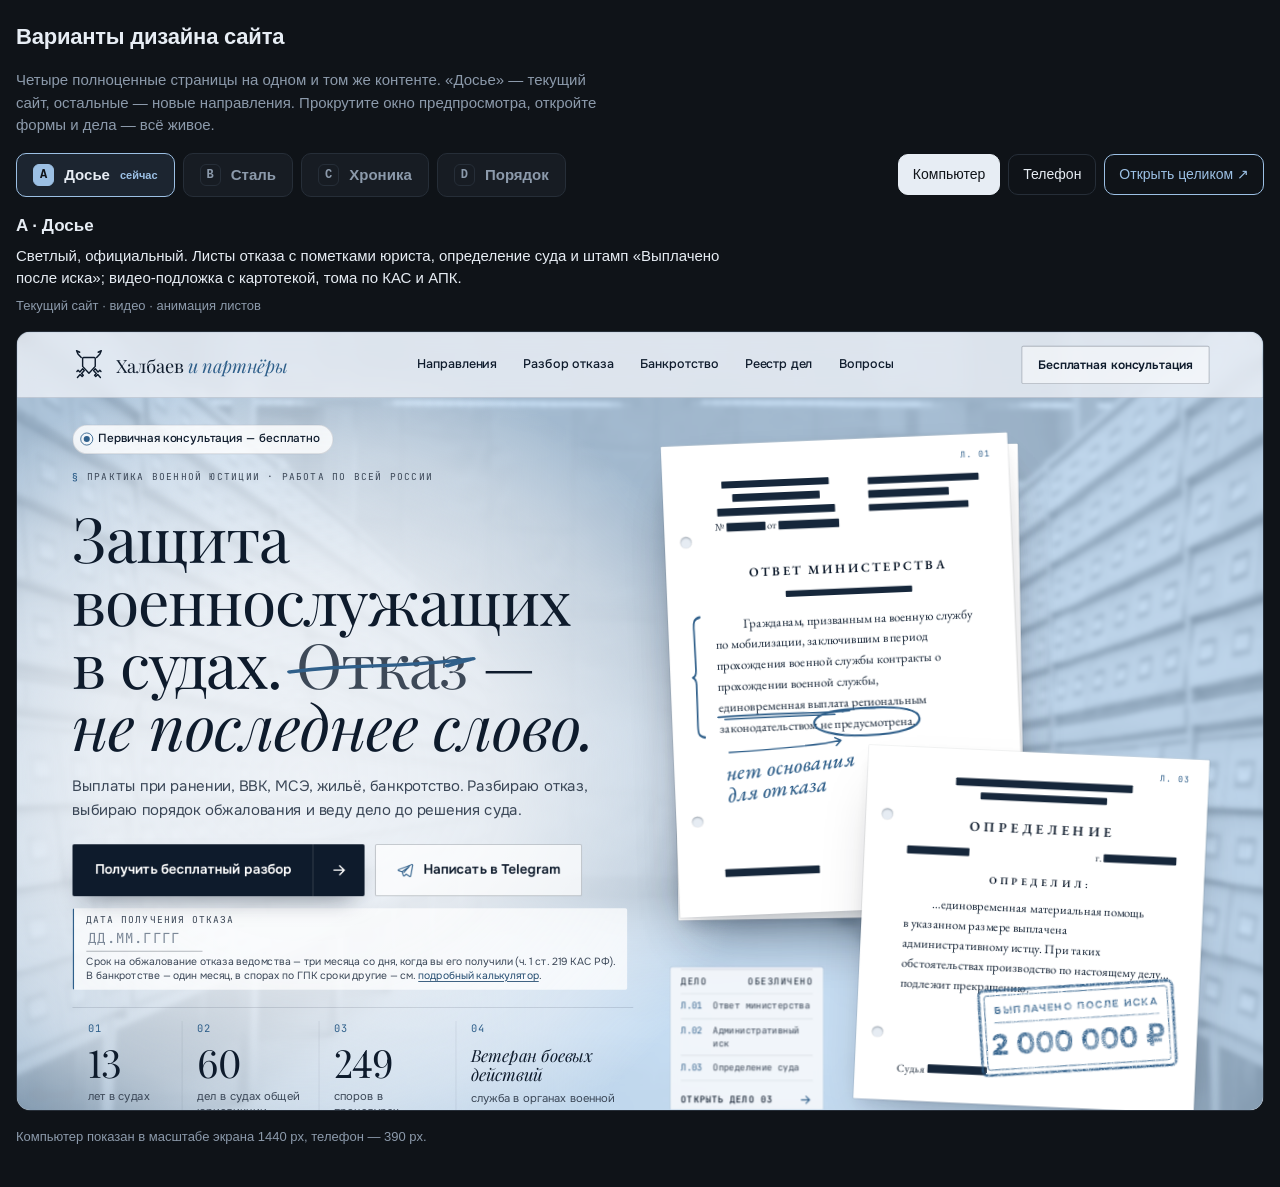
<file: variants/index.html>
<!doctype html>
<html lang="ru">
<head>
<meta charset="utf-8">
<meta name="viewport" content="width=device-width,initial-scale=1">
<title>Варианты дизайна</title>
<link rel="icon" href="../favicon.svg" type="image/svg+xml">
<meta name="description" content="Сравнение вариантов дизайна сайта «Халбаев и партнёры»: полные страницы на компьютере и телефоне.">
<style>
:root{--bg:#0F1318;--panel:#171C23;--line:#262E38;--ink:#E7EDF4;--mute:#8C9AAB;--acc:#9CC0E4;color-scheme:dark}
*{box-sizing:border-box}
html,body{margin:0}
body{background:var(--bg);color:var(--ink);font:15px/1.5 -apple-system,BlinkMacSystemFont,"Segoe UI",Roboto,sans-serif;padding:20px 16px 40px}
.wrap{max-width:1320px;margin:0 auto;display:grid;gap:16px}
h1{font-size:22px;font-weight:650;margin:0;letter-spacing:-.01em;text-wrap:balance}
.lead{color:var(--mute);margin:0;max-width:72ch}
.bar{display:flex;flex-wrap:wrap;gap:12px;align-items:center;justify-content:space-between}
.tabs{display:flex;gap:8px;flex-wrap:wrap}
.tab{all:unset;cursor:pointer;display:flex;align-items:center;gap:10px;padding:10px 16px;border:1px solid var(--line);border-radius:10px;background:var(--panel);color:var(--mute);font-weight:600}
.tab .tl{font:600 12px/1 ui-monospace,Menlo,monospace;border:1px solid var(--line);border-radius:6px;padding:4px 6px}
.tab .cur{font-size:11px;font-weight:600;color:var(--acc)}
.tab[aria-selected=true]{color:var(--ink);border-color:var(--acc);background:#1C2530}
.tab[aria-selected=true] .tl{color:var(--bg);background:var(--acc);border-color:var(--acc)}
.tab:focus-visible,.ctl:focus-visible,.open:focus-visible{outline:2px solid var(--acc);outline-offset:2px}
.ctls{display:flex;gap:8px;flex-wrap:wrap}
.ctl,.open{all:unset;cursor:pointer;padding:9px 14px;border-radius:10px;border:1px solid var(--line);color:var(--ink);font-size:14px}
.ctl[aria-pressed=true]{background:var(--ink);color:var(--bg);border-color:var(--ink)}
.open{border-color:var(--acc);color:var(--acc)}
.info{display:grid;gap:6px;max-width:86ch}
.info h2{margin:0;font-size:17px}
.info p{margin:0}
.info .tags{color:var(--mute);font-size:13px}
.stage{position:relative;border:1px solid var(--line);border-radius:14px;background:#0A0D11;overflow:hidden}
.frame{position:absolute;top:0;left:0;border:0;transform-origin:0 0;background:#fff}
.note{color:var(--mute);font-size:13px;margin:0}
@media (max-width:700px){.bar{flex-direction:column;align-items:stretch}.tab{padding:9px 12px}}
</style>
</head>
<body>
<div class="wrap">
  <h1>Варианты дизайна сайта</h1>
  <p class="lead">Четыре полноценные страницы на одном и том же контенте. «Досье» — текущий сайт, остальные — новые направления. Прокрутите окно предпросмотра, откройте формы и дела — всё живое.</p>
  <div class="bar">
    <div class="tabs" role="tablist" id="tabs"></div>
    <div class="ctls">
      <button class="ctl" id="dev-d" aria-pressed="true">Компьютер</button>
      <button class="ctl" id="dev-m" aria-pressed="false">Телефон</button>
      <a class="open" id="open" href="#" target="_blank" rel="noopener">Открыть целиком ↗</a>
    </div>
  </div>
  <div class="info" id="info" aria-live="polite"></div>
  <div class="stage" id="stage"><iframe class="frame" id="fr" title="Предпросмотр варианта"></iframe></div>
  <p class="note">Компьютер показан в масштабе экрана 1440 px, телефон — 390 px.</p>
</div>
<script>
var V=[
 {k:'dosye',l:'A',n:'Досье',src:'../index.html',cur:true,
  d:'Светлый, официальный. Листы отказа с пометками юриста, определение суда и штамп «Выплачено после иска»; видео-подложка с картотекой, тома по КАС и АПК.',
  t:'Текущий сайт · видео · анимация листов'},
 {k:'stal',l:'B',n:'Сталь',src:'stal/index.html',
  d:'Тёмный графит и холодный металл — образ дорогой закрытой практики, на которую можно положиться. Главный герой — объёмный стальной щит с мечами из вашего логотипа: по металлу бежит блик, знак поворачивается за курсором. Разделы — стальные пластины с гравировкой, реестр дел — тёмная таблица с раскрывающимися строками.',
  t:'Тёмная тема · стальная эмблема · счётчики · таблица дел'},
 {k:'hronika',l:'C',n:'Хроника',src:'hronika/index.html',
  d:'Первая полоса серьёзной деловой газеты: огромные заголовки, колонки, рубрики «Раздел 04 · Банкротство». Экран открывается шторками, цифры 13 / 60 / 250 крутятся как вокзальное табло, внизу бегущая строка с исходами реальных дел. Дела из реестра поданы как заметки «из зала суда» с цитатами из судебных актов.',
  t:'Белый, тёмно-синий и сургучный красный · табло · бегущая строка'},
 {k:'poryadok',l:'D',n:'Порядок',src:'poryadok/index.html',
  d:'Спокойный и быстрый, для человека с телефоном после отказа. На первом экране вопрос «Что случилось?» и кнопки-ситуации: нажали свою — видно норму, путь обжалования, срок и документы, а заявка открывается с уже выбранной ситуацией. Внизу экрана на телефоне всегда «Telegram» и «Позвонить».',
  t:'Без видео · ≈184 КБ · навигатор по ситуациям · проверка срока'}
];
var tabs=document.getElementById('tabs'),fr=document.getElementById('fr'),stage=document.getElementById('stage'),info=document.getElementById('info'),open=document.getElementById('open');
var cur=0,mobile=false;
V.forEach(function(v,i){var b=document.createElement('button');b.className='tab';b.setAttribute('role','tab');b.id='t-'+v.k;
  b.innerHTML='<span class="tl">'+v.l+'</span><span>'+v.n+'</span>'+(v.cur?'<span class="cur">сейчас</span>':'');
  b.addEventListener('click',function(){pick(i)});tabs.appendChild(b);});
function esc(s){return s.replace(/[&<>]/g,function(c){return{'&':'&amp;','<':'&lt;','>':'&gt;'}[c]})}
function pick(i){cur=i;var v=V[i];
  [].forEach.call(tabs.children,function(b,j){b.setAttribute('aria-selected',j===i?'true':'false')});
  info.innerHTML='<h2>'+v.l+' · '+esc(v.n)+'</h2>'+(v.d?'<p>'+esc(v.d)+'</p>':'')+(v.t?'<p class="tags">'+esc(v.t)+'</p>':'');
  fr.src=v.src;open.href=v.src;
  try{history.replaceState(null,'','#'+v.k)}catch(e){}
  fit();}
function fit(){var W=mobile?390:1440,H=mobile?844:900,avail=stage.parentNode.clientWidth,max=mobile?Math.min(avail,420):avail;
  var s=Math.min(1,max/W);fr.style.width=W+'px';fr.style.height=H+'px';fr.style.transform='scale('+s+')';
  stage.style.width=Math.round(W*s)+'px';stage.style.height=Math.round(H*s)+'px';stage.style.margin=mobile?'0 auto':'0';}
function dev(m){mobile=m;document.getElementById('dev-d').setAttribute('aria-pressed',!m);document.getElementById('dev-m').setAttribute('aria-pressed',m);fit();}
document.getElementById('dev-d').addEventListener('click',function(){dev(false)});
document.getElementById('dev-m').addEventListener('click',function(){dev(true)});
addEventListener('resize',fit);
tabs.addEventListener('keydown',function(e){if(e.key!=='ArrowRight'&&e.key!=='ArrowLeft')return;var n=(cur+(e.key==='ArrowRight'?1:V.length-1))%V.length;pick(n);tabs.children[n].focus();});
var h=location.hash.slice(1),start=0;V.forEach(function(v,i){if(v.k===h)start=i});
if(innerWidth<700)dev(true);
pick(start);
</script>
</body>
</html>
</file>
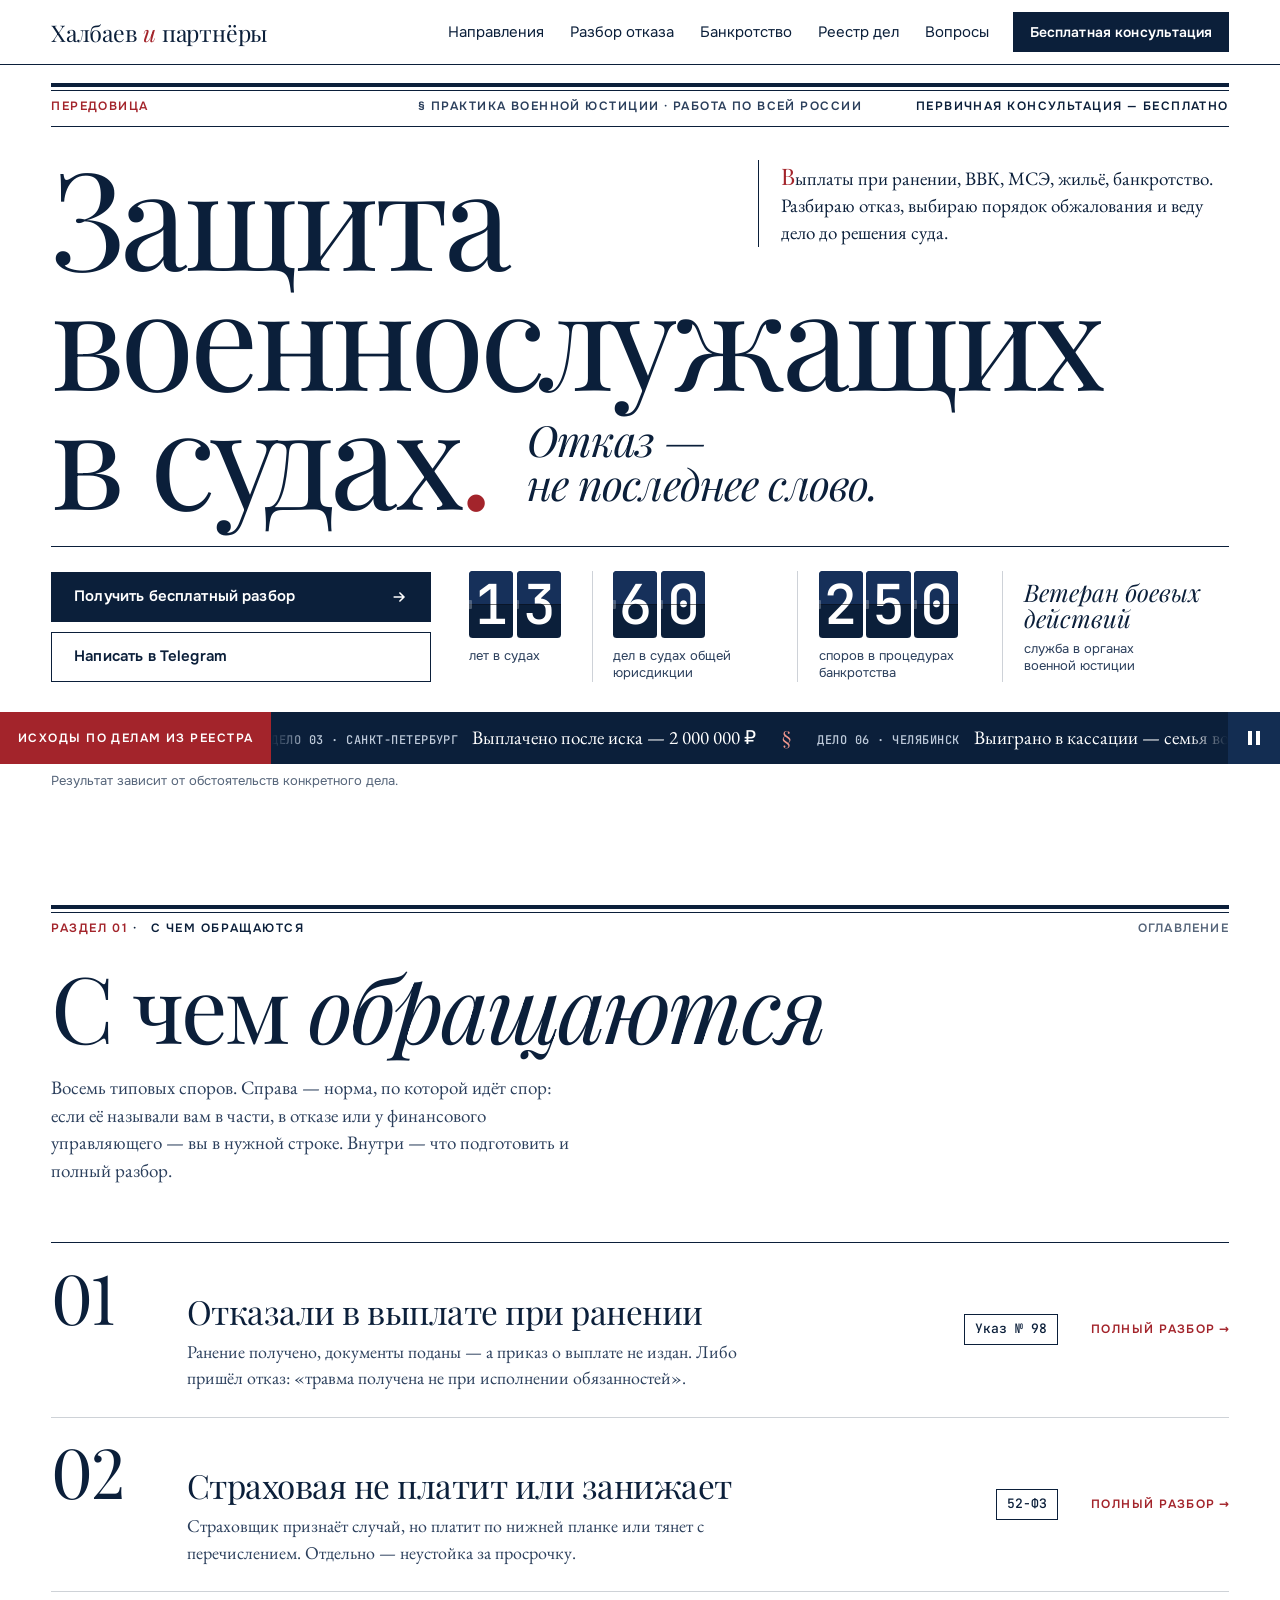
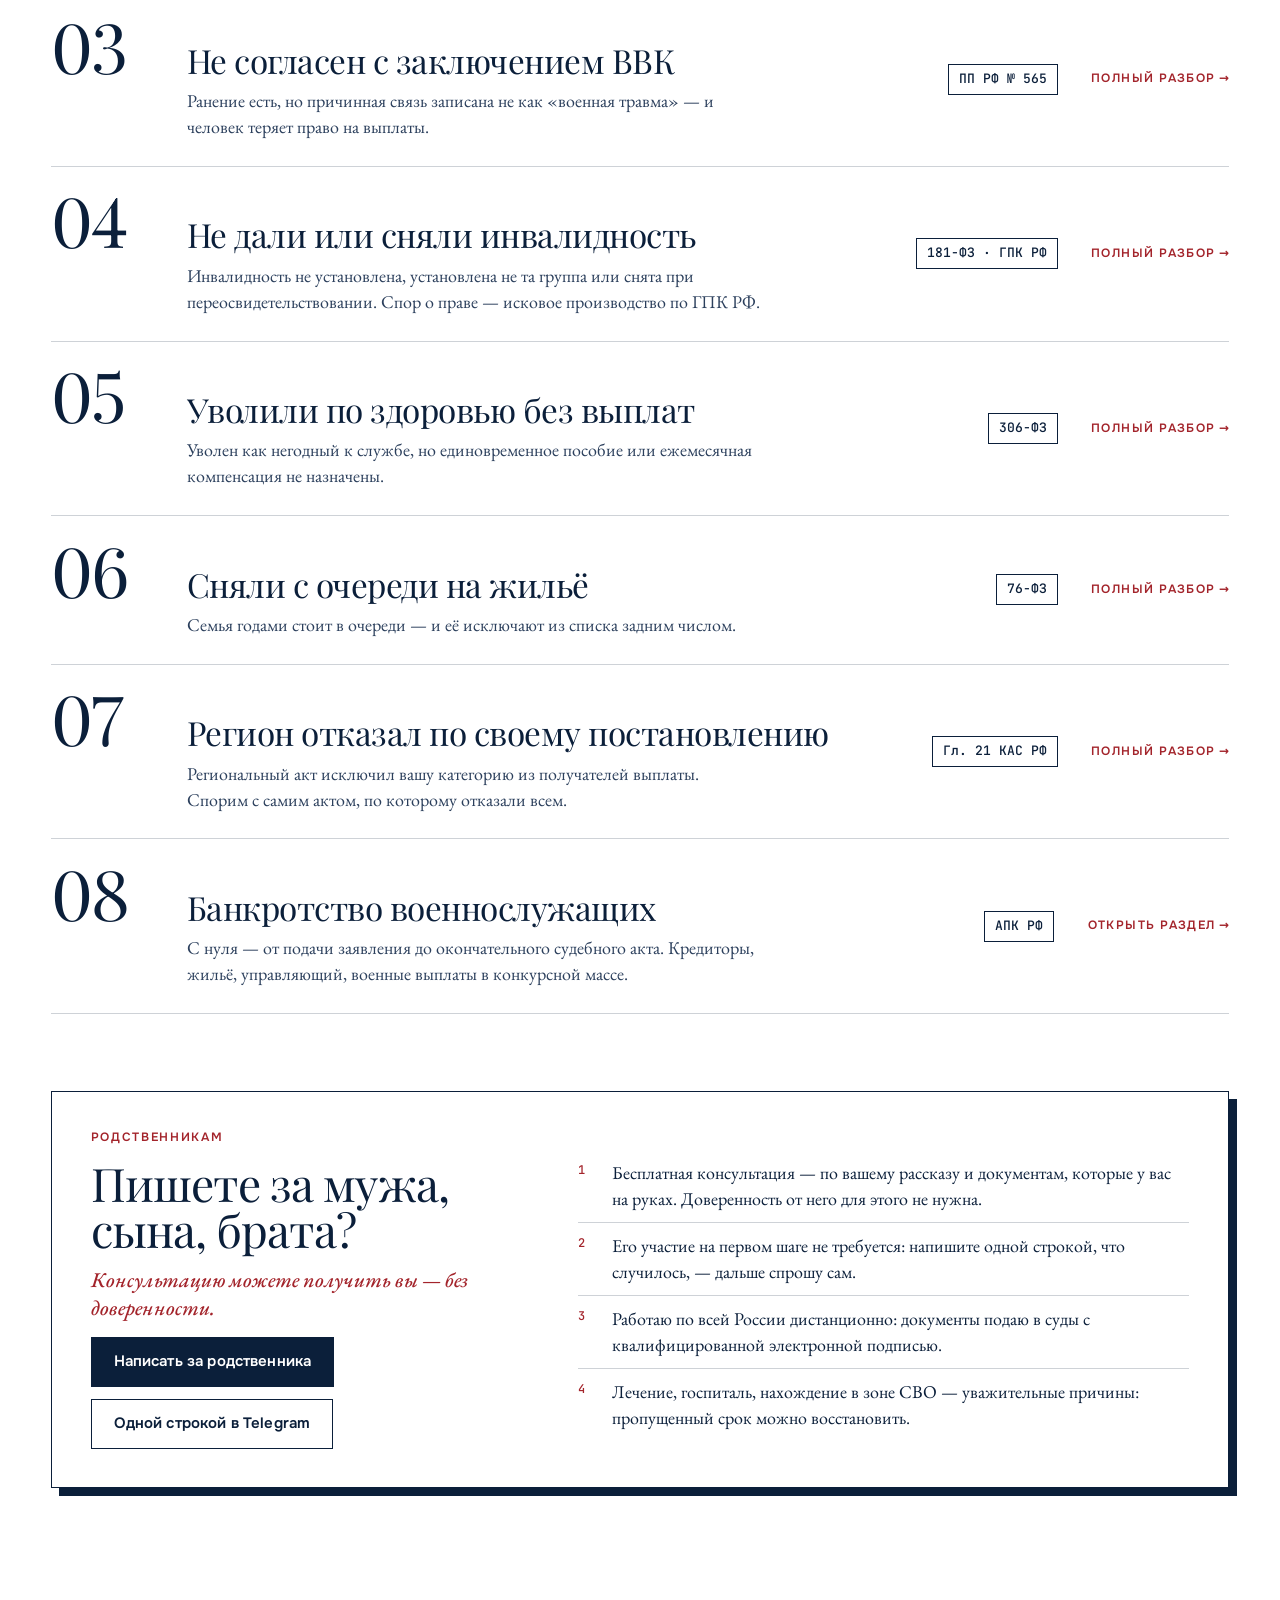
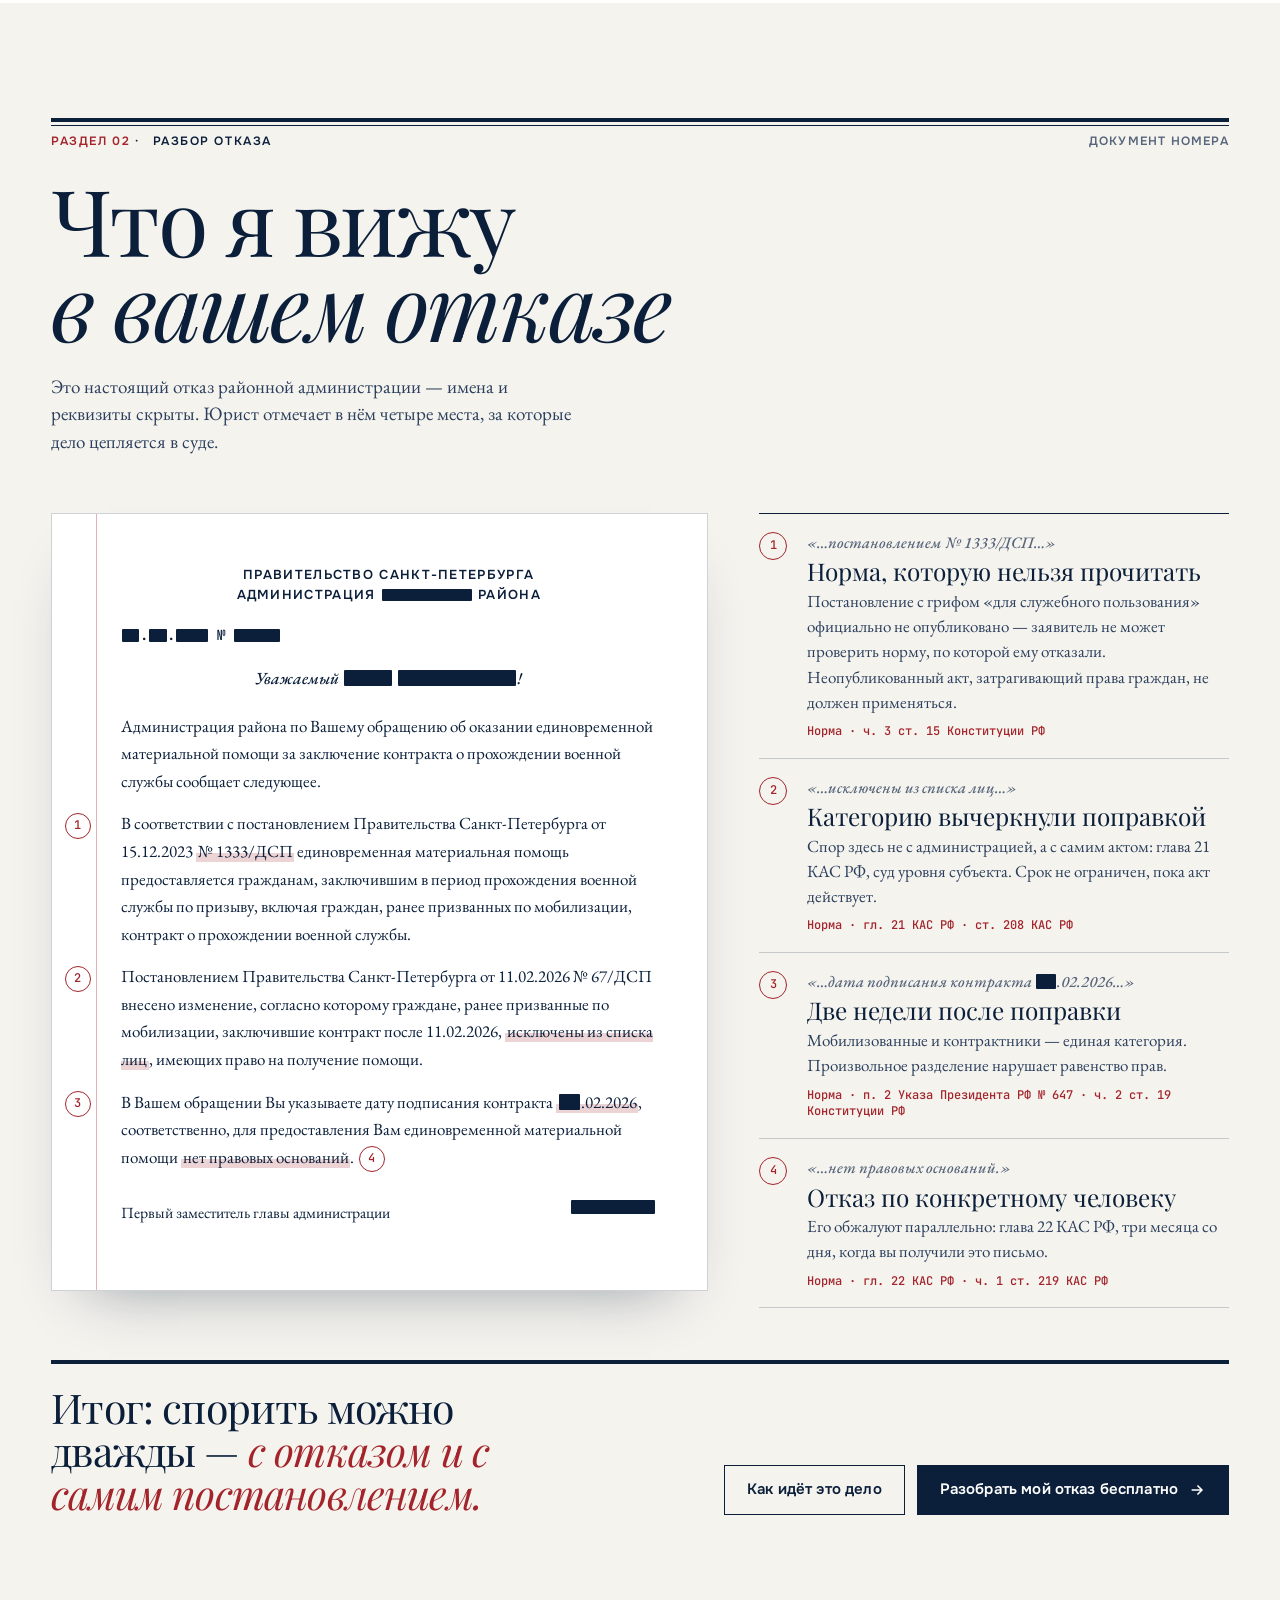
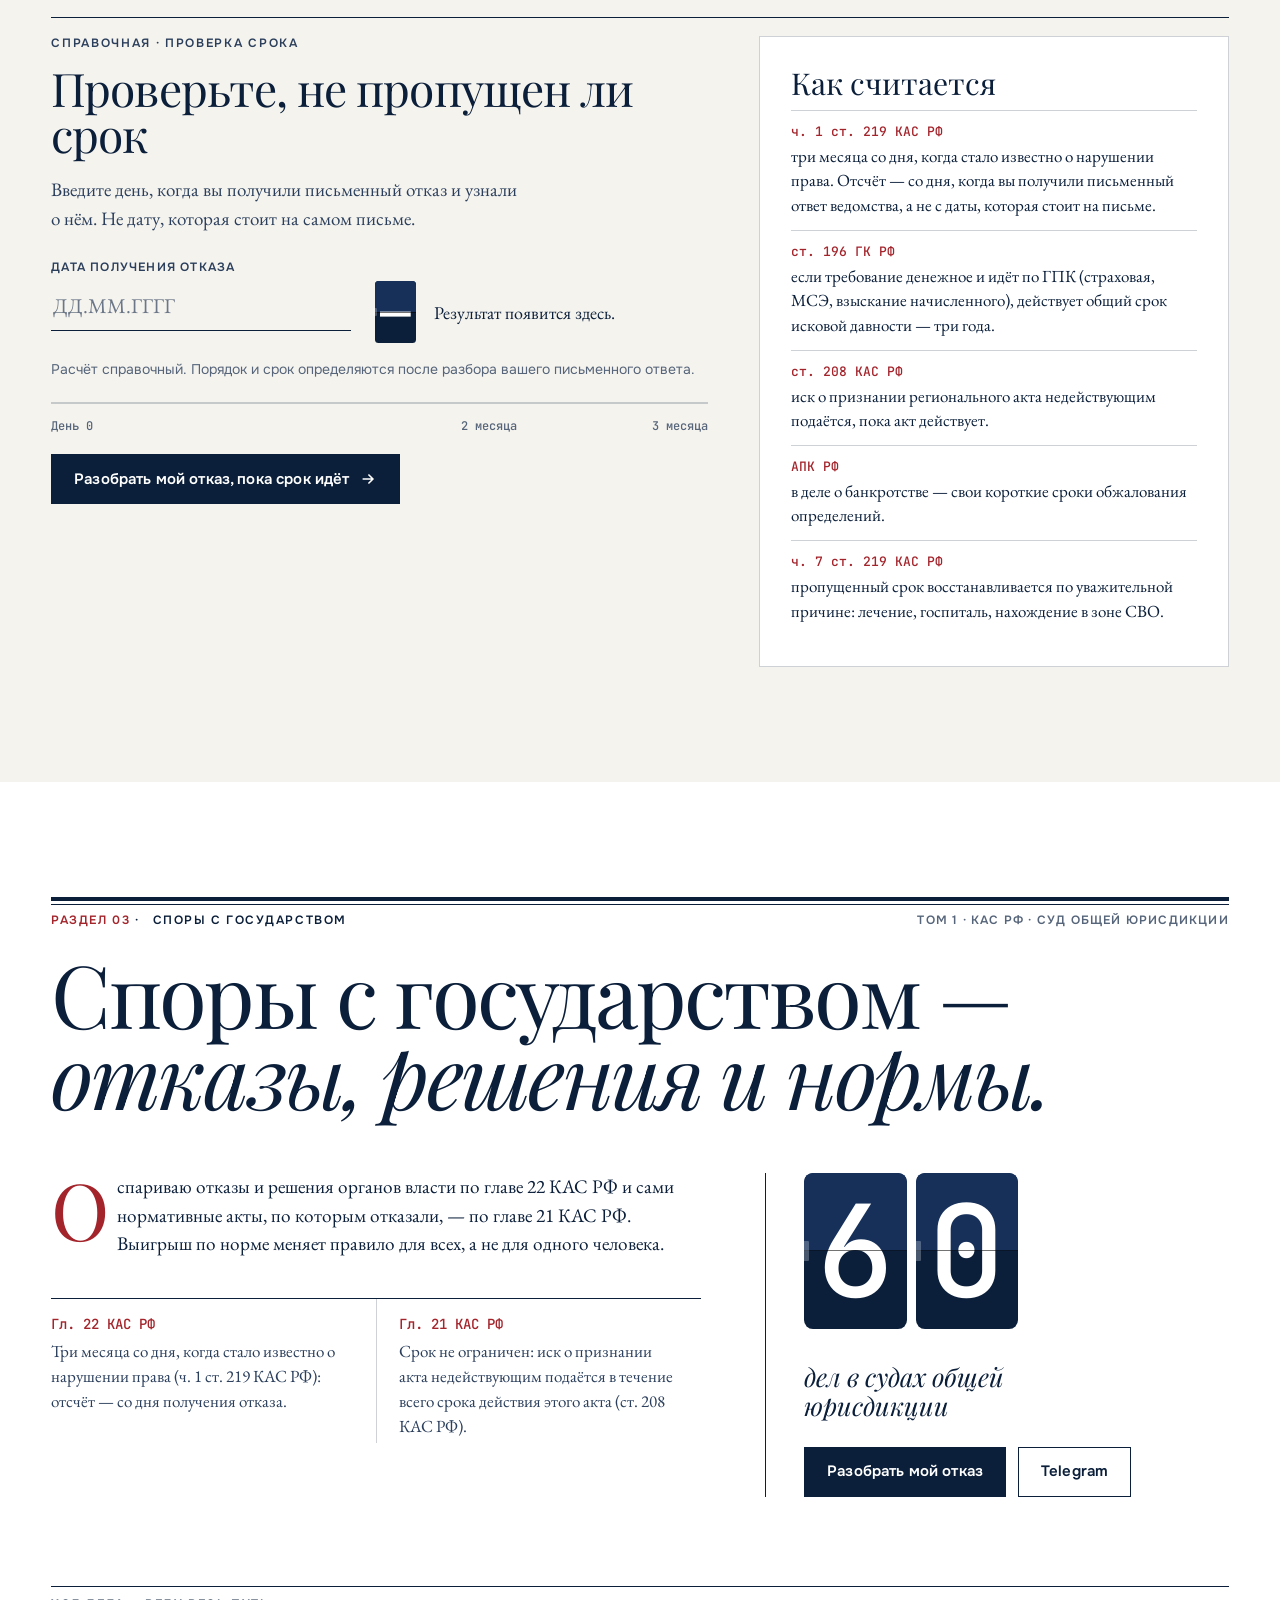
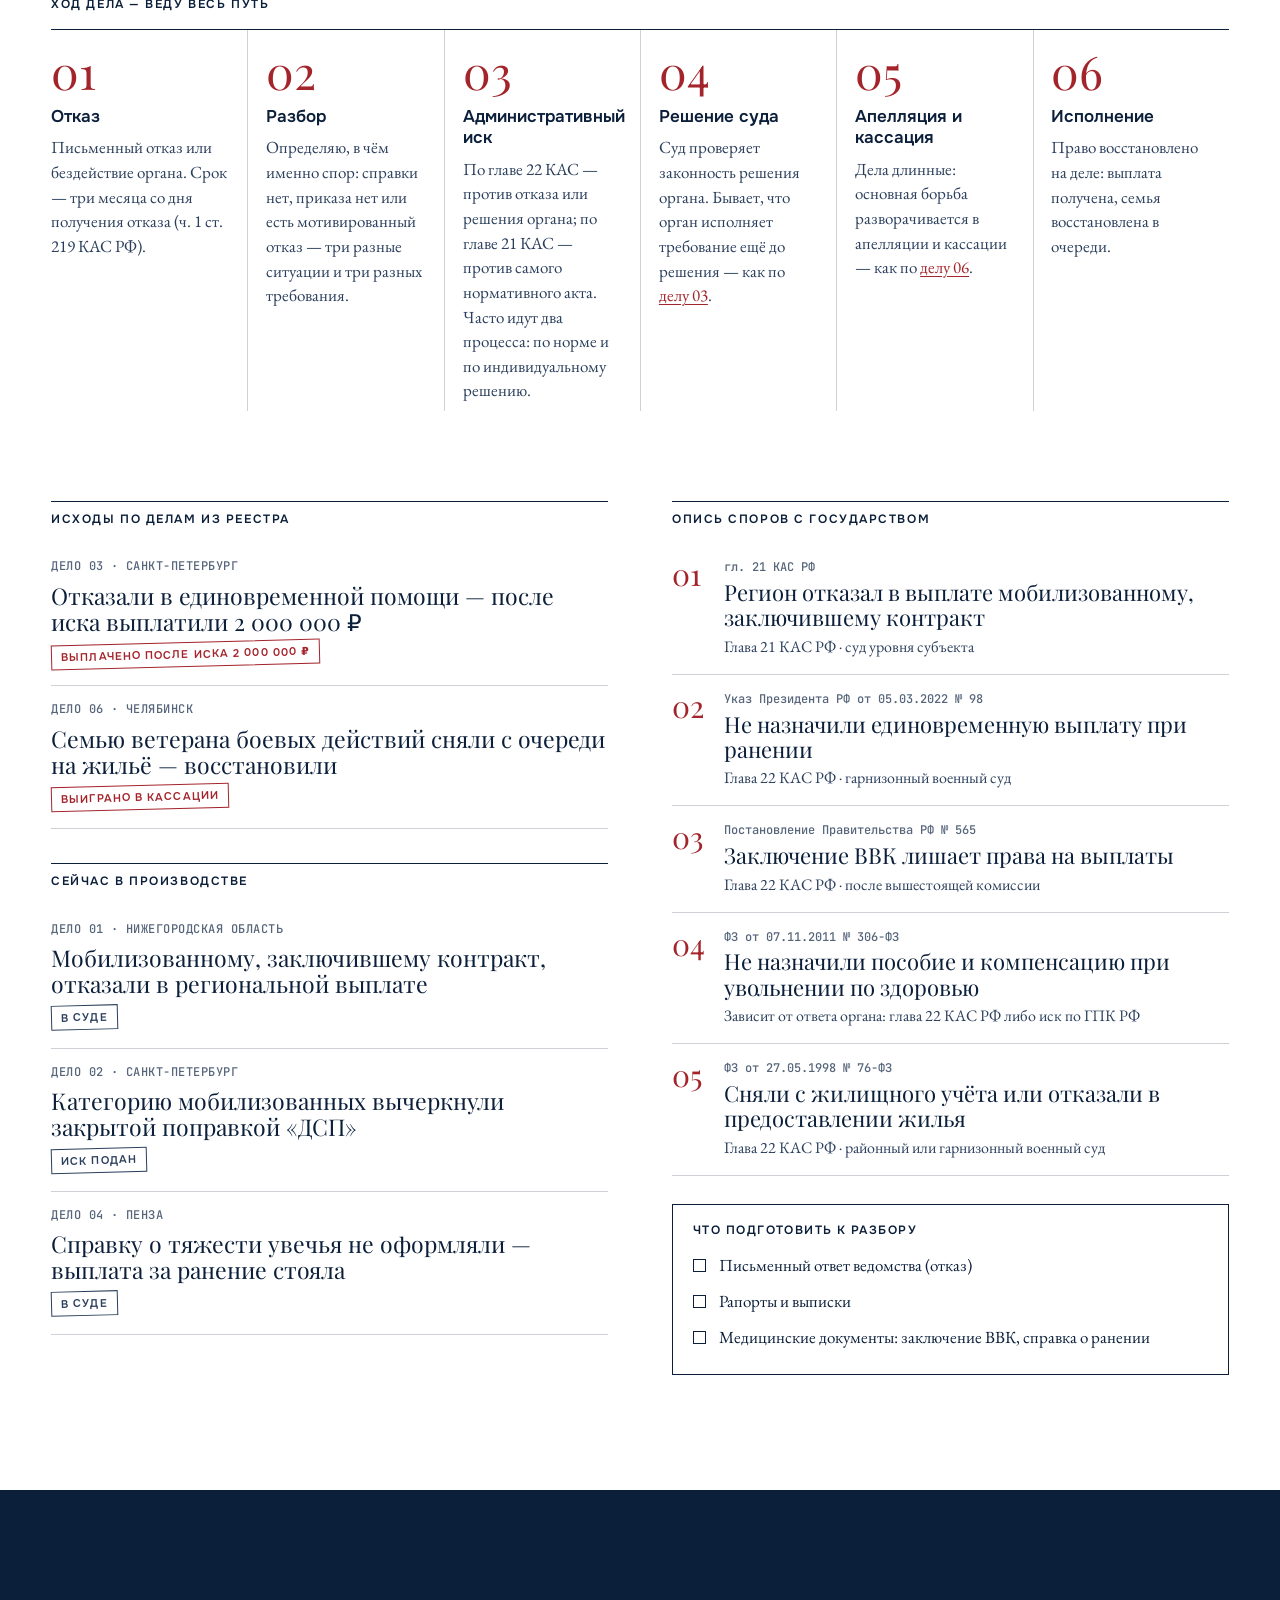
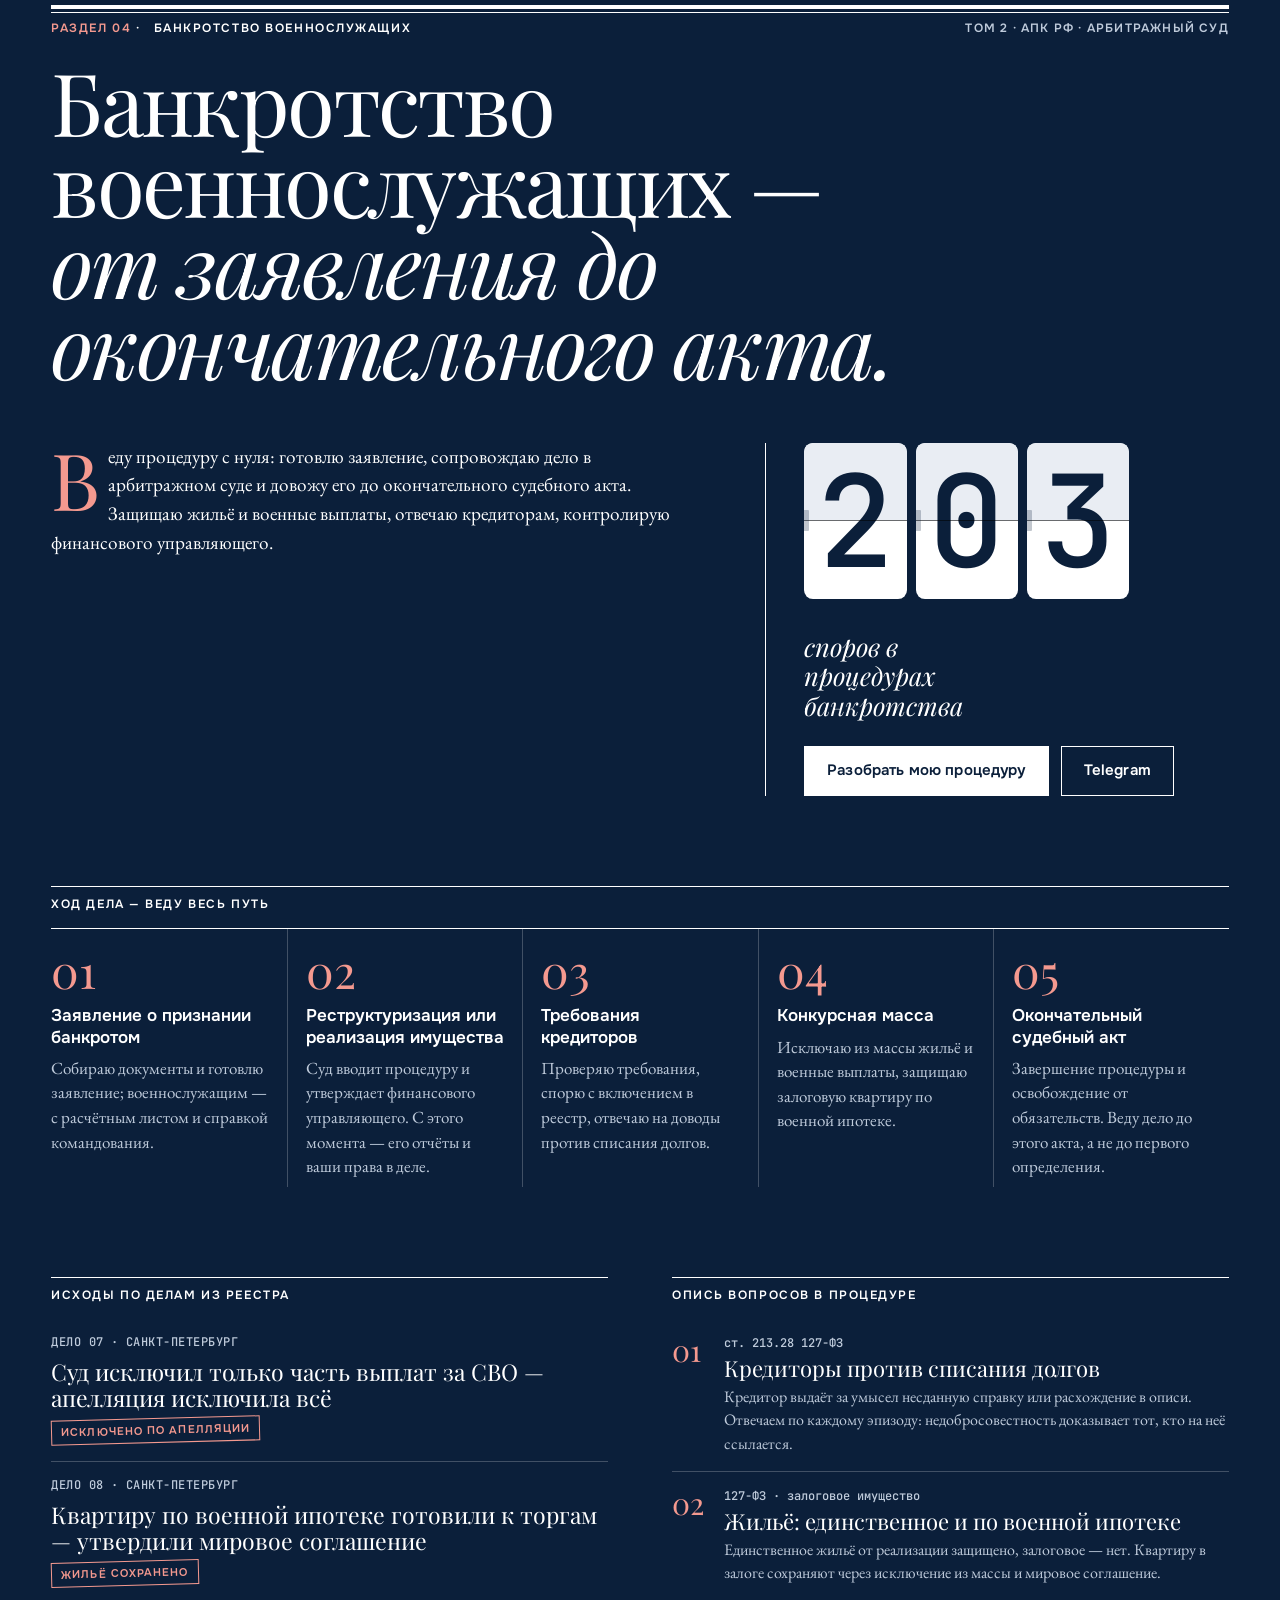
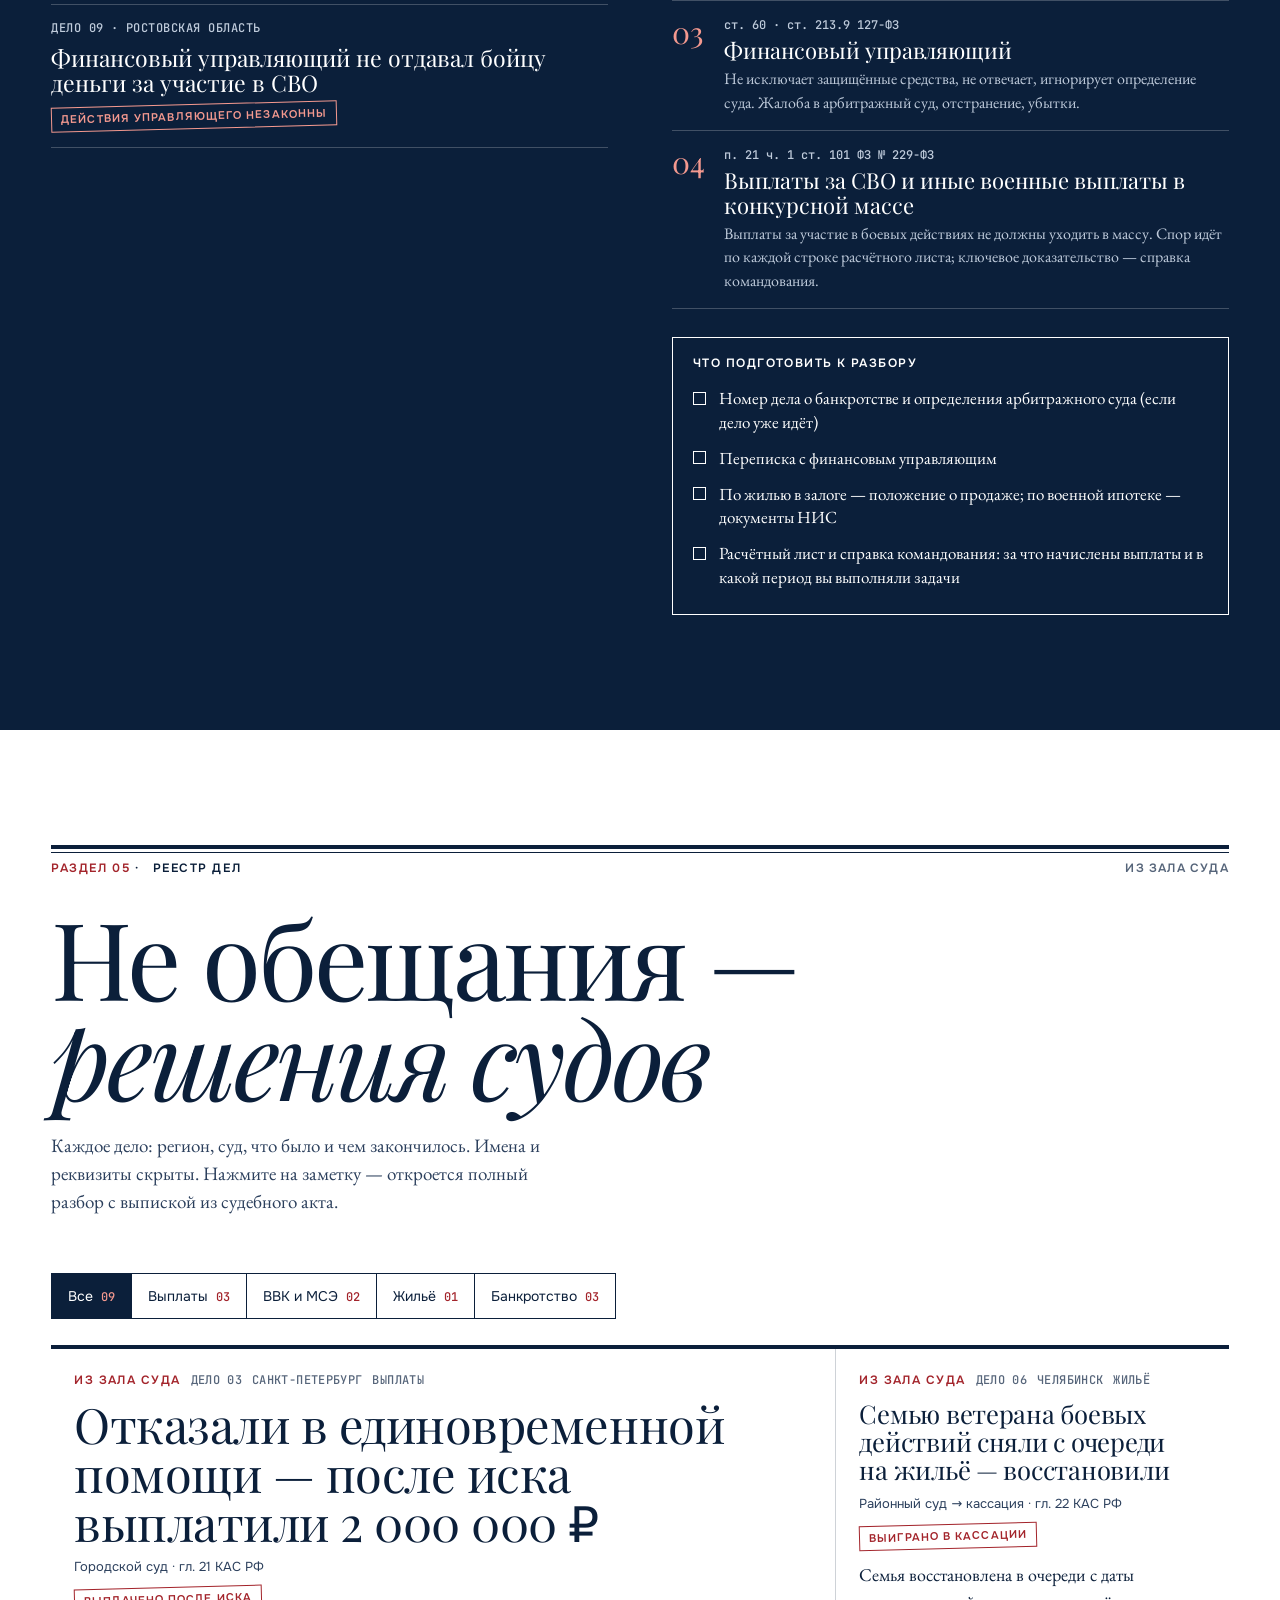
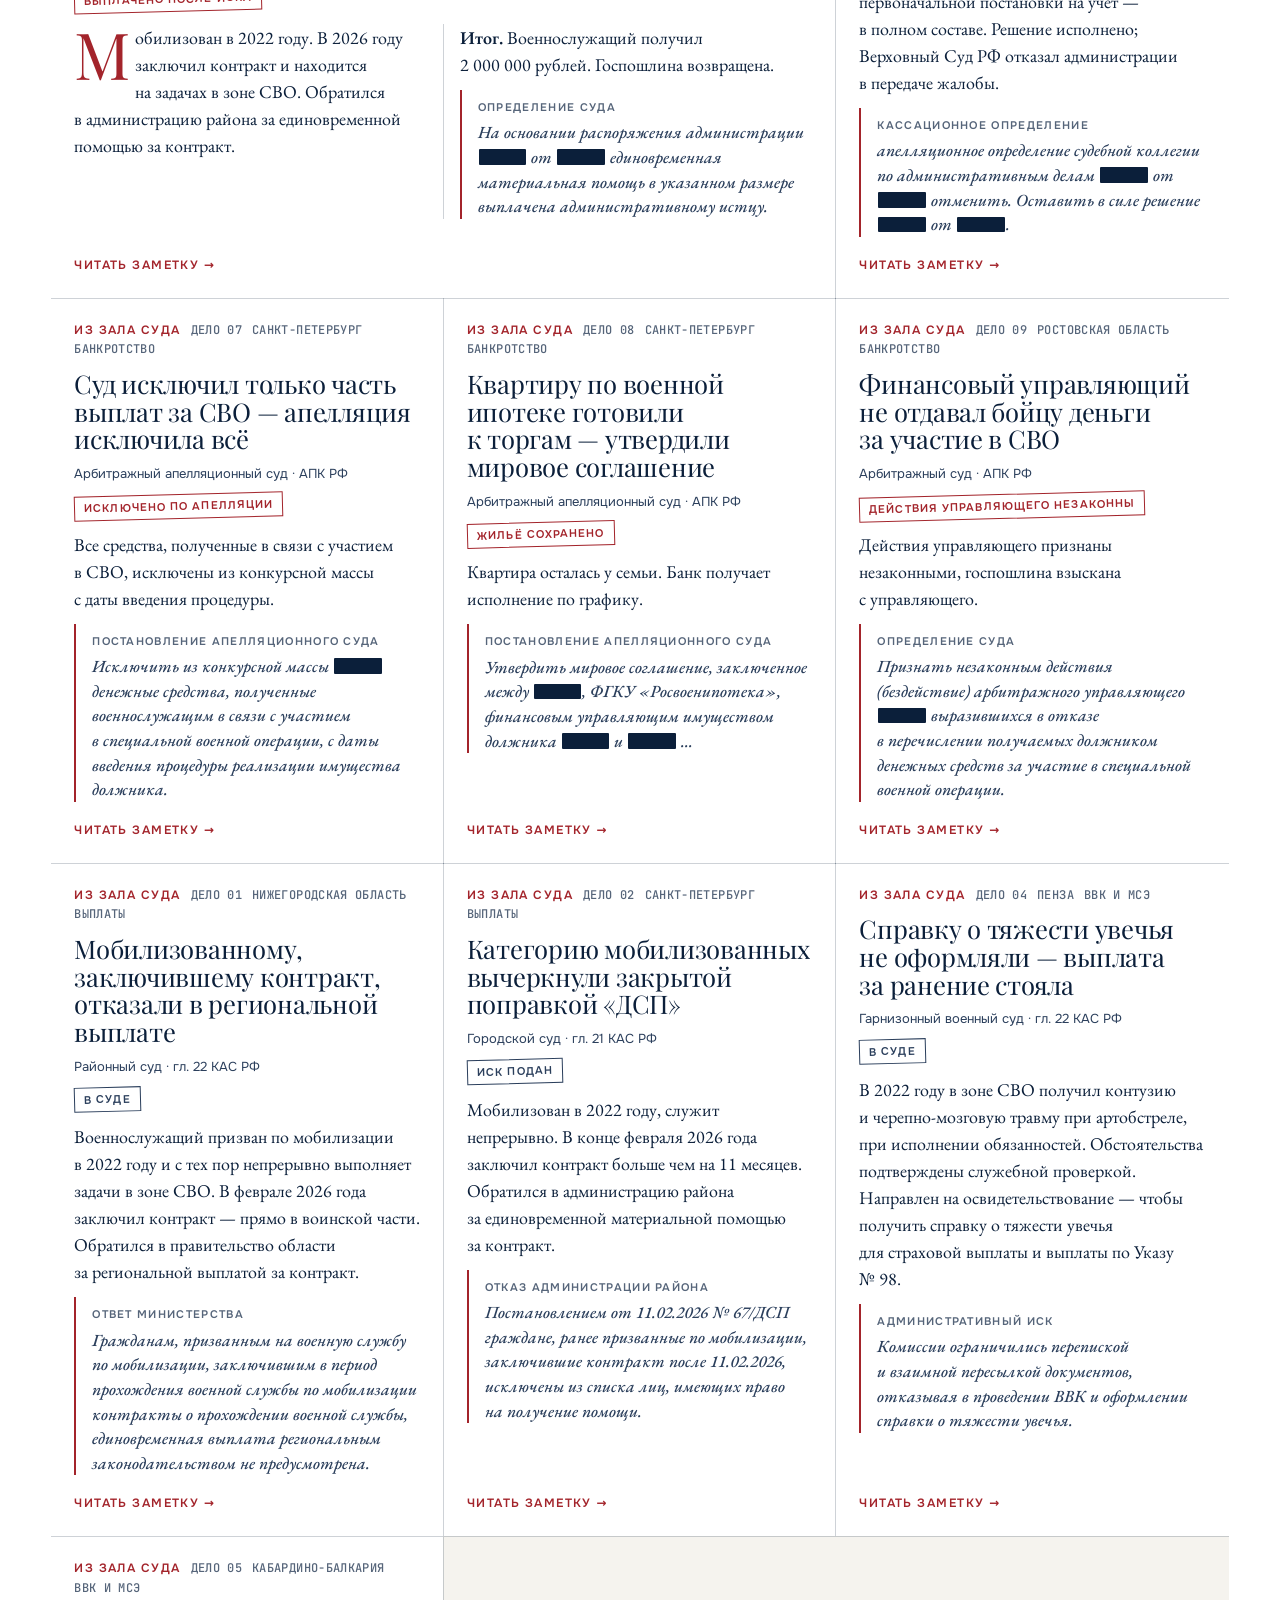
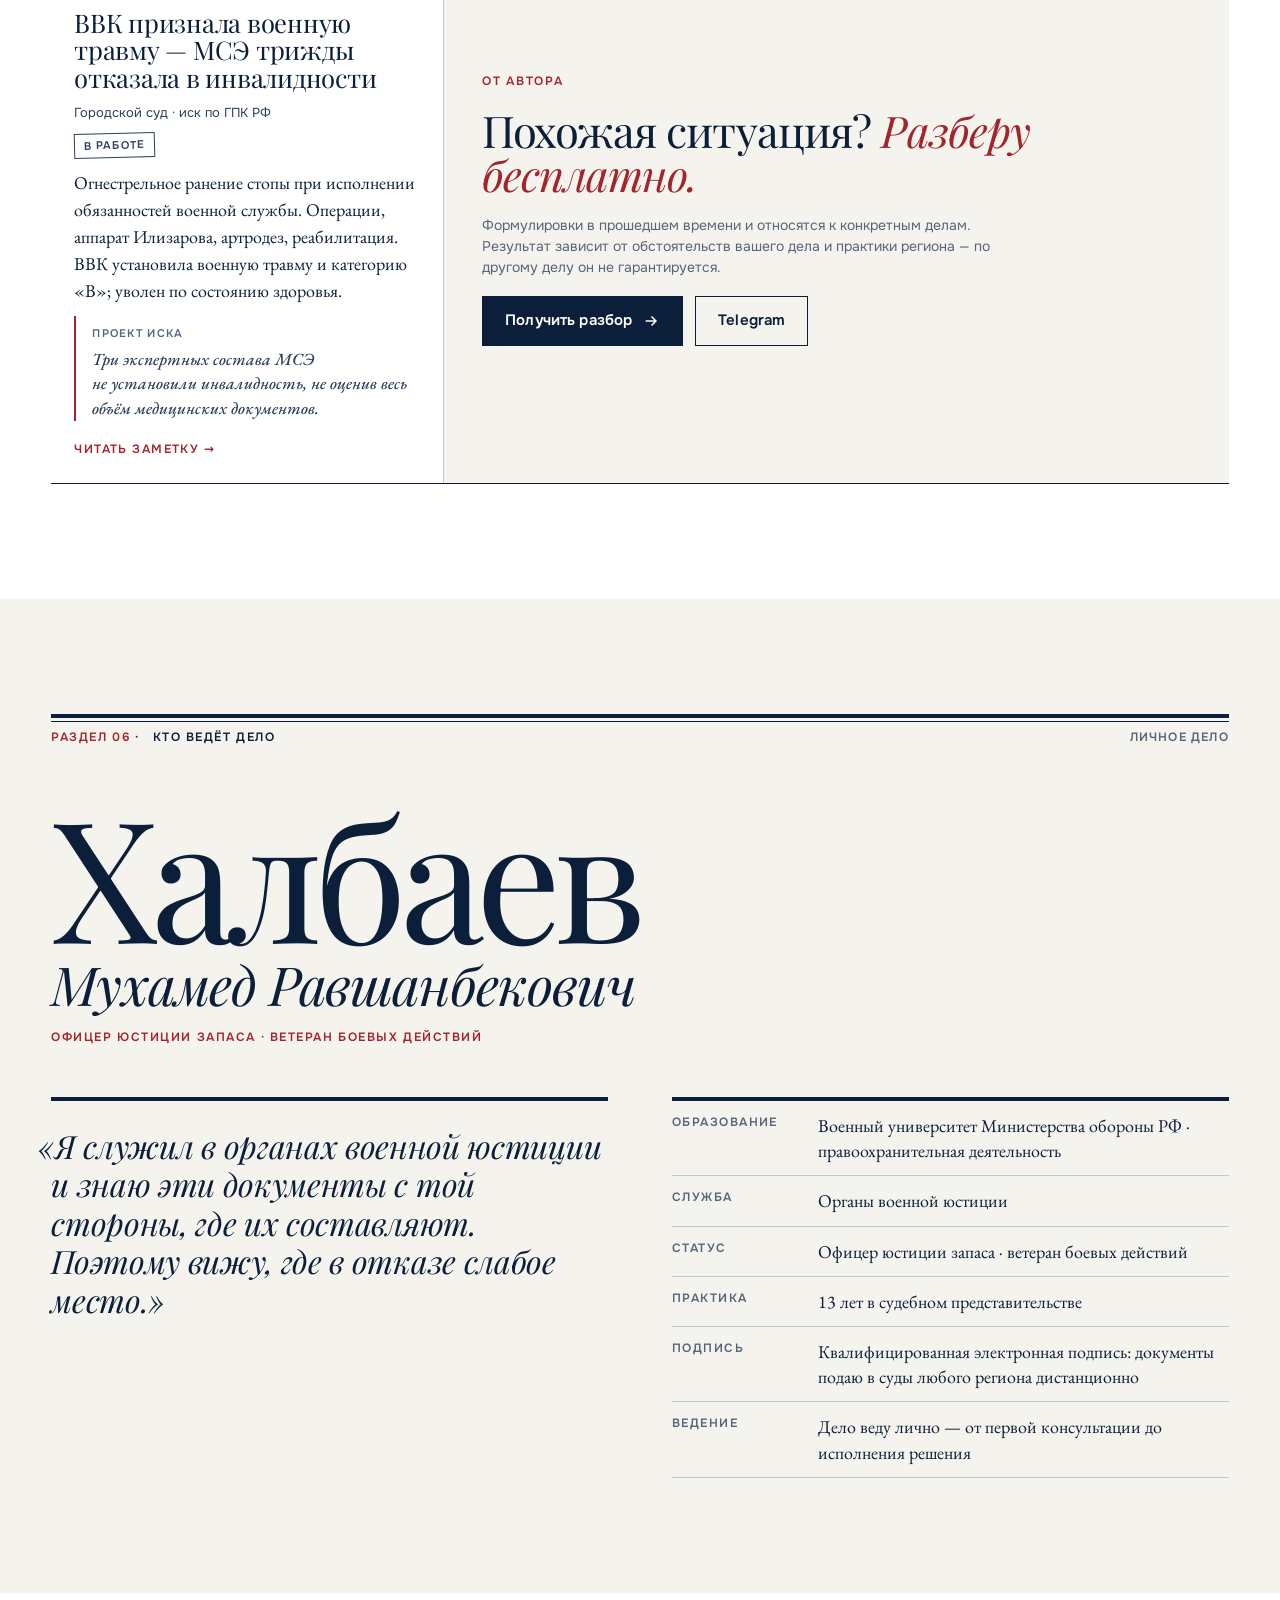
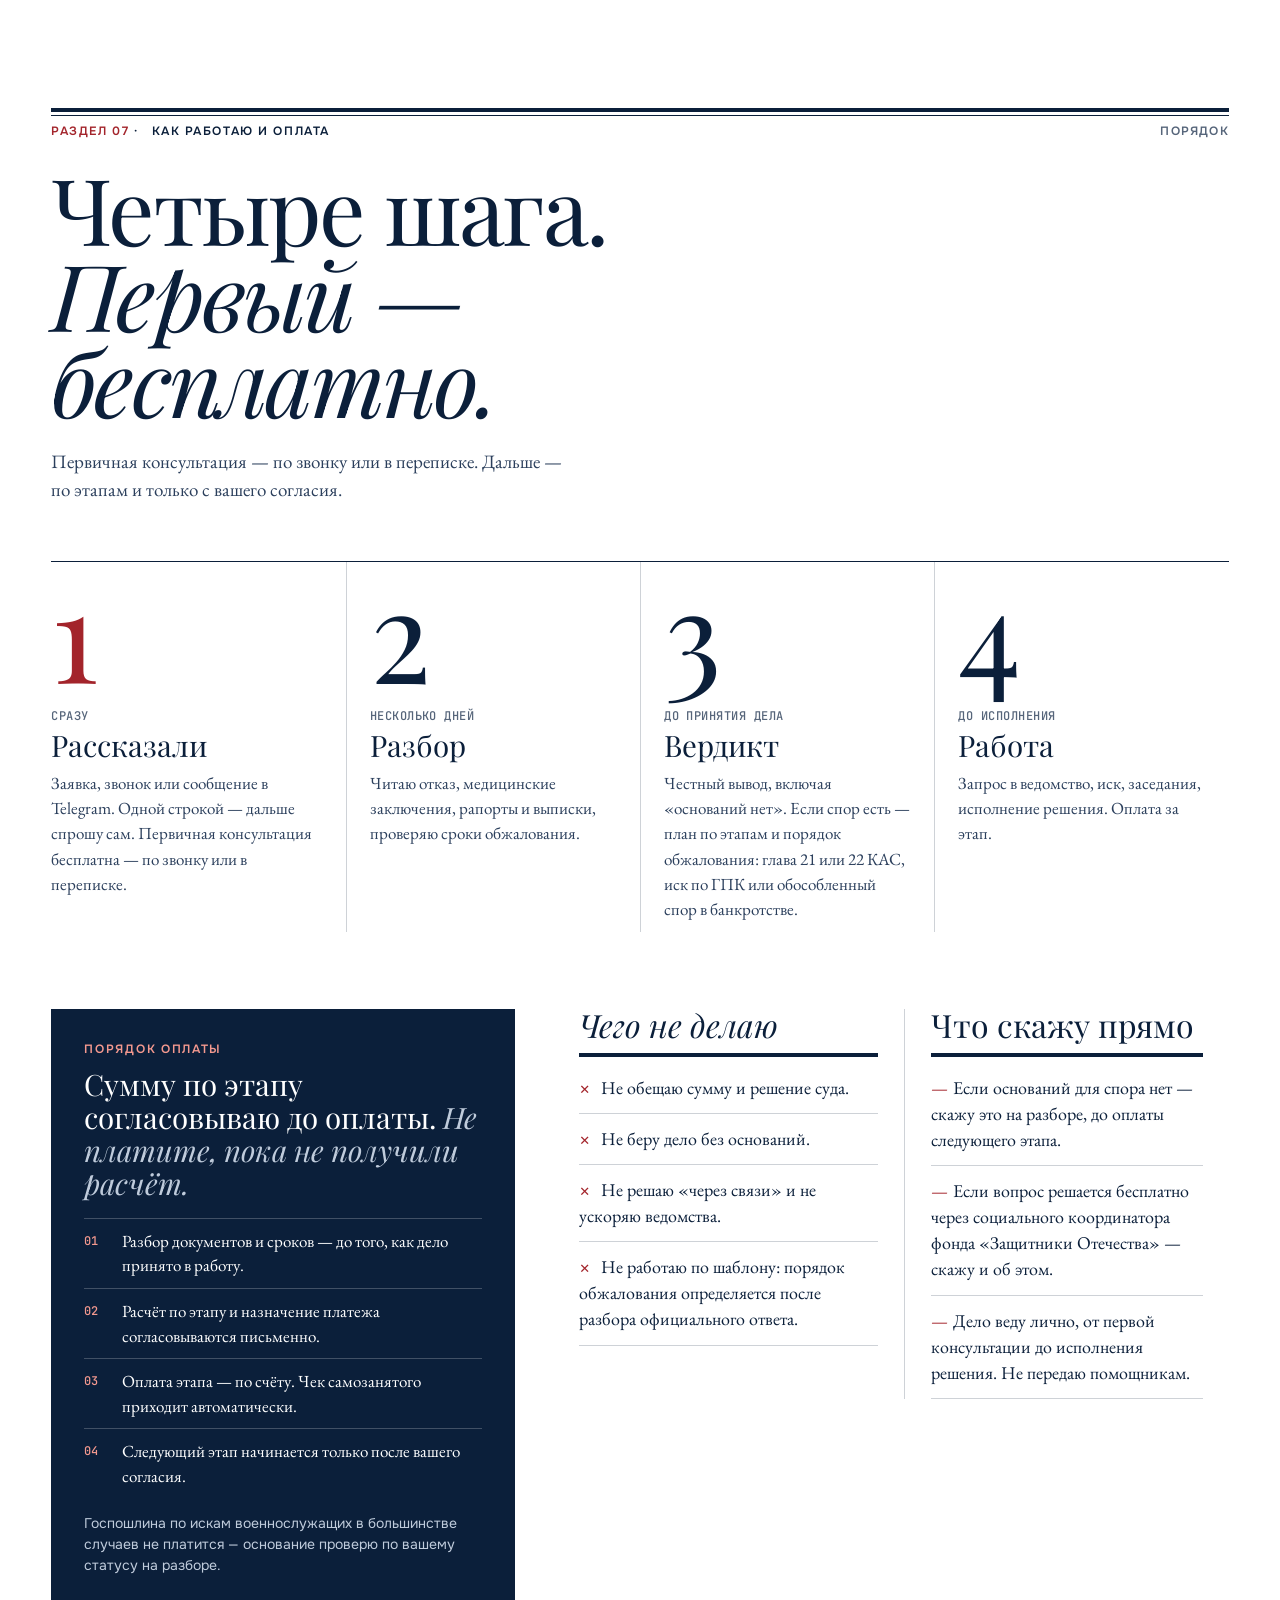
<file: variants/hronika/index.html>
<!doctype html>
<html lang="ru">
<head>
<meta charset="utf-8">
<meta name="viewport" content="width=device-width,initial-scale=1,viewport-fit=cover">
<title>Халбаев и партнёры — защита военнослужащих в судах</title>
<meta name="description" content="Выплаты при ранении, ВВК, МСЭ, жильё, банкротство. Разбираю отказ, выбираю порядок обжалования и веду дело до решения суда. Первичная консультация — бесплатно.">
<meta name="theme-color" content="#0B1F3A">
<link rel="icon" href="data:image/svg+xml,%3Csvg xmlns=%27http://www.w3.org/2000/svg%27 viewBox=%270 0 32 32%27%3E%3Crect width=%2732%27 height=%2732%27 fill=%27%230B1F3A%27/%3E%3Ctext x=%2716%27 y=%2724%27 font-family=%27Georgia,serif%27 font-size=%2722%27 text-anchor=%27middle%27 fill=%27%23fff%27%3EХ%3C/text%3E%3C/svg%3E">
<link rel="preload" href="../../assets/fonts/playfair-display-normal-400-8ca4d9dd.woff2" as="font" type="font/woff2" crossorigin>
<link rel="stylesheet" href="style.css">
<script>document.documentElement.className+=' js';</script>
</head>
<body>
<a class="skip" href="#main">К содержанию</a>

<!-- ШТОРКИ -->
<div class="curtain" aria-hidden="true"><i></i><i></i><i></i><i></i><i></i><i></i><span class="curtain-name">Халбаев <em>и</em> партнёры</span></div>

<header class="top" id="topbar">
  <div class="wrap top-in">
    <a class="plate" href="#top" aria-label="Халбаев и партнёры — в начало">Халбаев <em>и</em> партнёры</a>
    <nav class="nav" aria-label="Разделы">
      <a href="#napravleniya">Направления</a>
      <a href="#razbor">Разбор отказа</a>
      <a href="#bankrotstvo">Банкротство</a>
      <a href="#reestr">Реестр дел</a>
      <a href="#voprosy">Вопросы</a>
    </nav>
    <a class="btn btn-ink btn-sm top-cta" href="#zayavka">Бесплатная консультация</a>
    <button class="menu-b" type="button" aria-expanded="false" aria-controls="menu" aria-label="Содержание"><span class="menu-bars" aria-hidden="true"><i></i><i></i></span><span class="menu-l">Содержание</span></button>
  </div>
  <div class="menu" id="menu" hidden>
    <nav class="wrap menu-in" aria-label="Содержание номера">
      <p class="kicker">Содержание</p>
      <ol class="menu-list">
        <li><a href="#napravleniya"><b>01</b>С чем обращаются</a></li>
        <li><a href="#razbor"><b>02</b>Разбор отказа · Проверка срока</a></li>
        <li><a href="#gosudarstvo"><b>03</b>Споры с государством</a></li>
        <li><a href="#bankrotstvo"><b>04</b>Банкротство военнослужащих</a></li>
        <li><a href="#reestr"><b>05</b>Реестр дел</a></li>
        <li><a href="#kto"><b>06</b>Кто ведёт дело</a></li>
        <li><a href="#rabota"><b>07</b>Как работаю и оплата</a></li>
        <li><a href="#voprosy"><b>08</b>Вопросы</a></li>
        <li><a href="#zayavka"><b>09</b>Заявка</a></li>
      </ol>
      <div class="menu-c">
        <a class="btn btn-ink" href="https://t.me/llawyerll" target="_blank" rel="noopener">Написать в Telegram</a>
        <a class="btn btn-line" href="tel:+79507289246">+7 950 728-92-46</a>
      </div>
    </nav>
  </div>
</header>

<main id="main">

<!-- ═══ ПЕРЕДОВИЦА ═══ -->
<section class="hero" id="top" aria-labelledby="h-hero">
  <div class="wrap">
    <div class="folio">
      <span class="folio-k">Передовица</span>
      <span class="folio-c">§ Практика военной юстиции · работа по всей России</span>
      <span class="folio-r">Первичная консультация — бесплатно</span>
    </div>
    <div class="hero-grid">
      <h1 class="hero-h" id="h-hero">
        <span class="ln"><span class="ln-i">Защита</span></span>
        <span class="ln"><span class="ln-i">военнослужащих</span></span>
        <span class="ln ln-last"><span class="ln-i">в&nbsp;судах<span class="dot">.</span></span><span class="deck"><span class="deck-i">Отказ — не&nbsp;последнее слово.</span></span></span>
      </h1>
      <div class="hero-lead">
        <p class="lead-p">Выплаты при ранении, ВВК, МСЭ, жильё, банкротство. Разбираю отказ, выбираю порядок обжалования и веду дело до решения суда.</p>
      </div>
    </div>
    <div class="hero-band">
      <div class="hero-cta">
        <a class="btn btn-ink" href="#zayavka">Получить бесплатный разбор <svg viewBox="0 0 20 20" aria-hidden="true"><path d="M4 10h11M10.5 5l5 5-5 5"/></svg></a>
        <a class="btn btn-line" href="https://t.me/llawyerll" target="_blank" rel="noopener">Написать в Telegram</a>
      </div>
      <ul class="board" aria-label="Практика в цифрах">
        <li class="stat"><span class="flap" data-flap="13" aria-hidden="true">13</span><span class="sr">13</span><span class="stat-l">лет в судах</span></li>
        <li class="stat"><span class="flap" data-flap="60" aria-hidden="true">60</span><span class="sr">60</span><span class="stat-l">дел в судах общей юрисдикции</span></li>
        <li class="stat"><span class="flap" data-flap="250" aria-hidden="true">250</span><span class="sr">250</span><span class="stat-l">споров в процедурах банкротства</span></li>
        <li class="stat stat-t"><span class="stat-big">Ветеран боевых действий</span><span class="stat-l">служба в органах военной юстиции</span></li>
      </ul>
    </div>
  </div>
  <div class="ticker" role="region" aria-labelledby="tk-l">
    <p class="tk-label" id="tk-l">Исходы по делам из реестра</p>
    <div class="tk-view">
      <div class="tk-move">
        <ul class="tk-list">
          <li><a href="#delo-03"><b>Дело 03 · Санкт-Петербург</b> Выплачено после иска — 2 000 000 ₽</a></li>
          <li><a href="#delo-06"><b>Дело 06 · Челябинск</b> Выиграно в кассации — семья восстановлена в очереди на жильё</a></li>
          <li><a href="#delo-06"><b>Дело 06 · Челябинск</b> Верховный Суд РФ отказал администрации в передаче жалобы</a></li>
          <li><a href="#delo-07"><b>Дело 07 · Санкт-Петербург</b> Исключено по апелляции — все средства за участие в СВО</a></li>
          <li><a href="#delo-08"><b>Дело 08 · Санкт-Петербург</b> Жильё сохранено — утверждено мировое соглашение</a></li>
          <li><a href="#delo-09"><b>Дело 09 · Ростовская область</b> Действия управляющего признаны незаконными</a></li>
        </ul>
        <ul class="tk-list" aria-hidden="true">
          <li><a href="#delo-03" tabindex="-1"><b>Дело 03 · Санкт-Петербург</b> Выплачено после иска — 2 000 000 ₽</a></li>
          <li><a href="#delo-06" tabindex="-1"><b>Дело 06 · Челябинск</b> Выиграно в кассации — семья восстановлена в очереди на жильё</a></li>
          <li><a href="#delo-06" tabindex="-1"><b>Дело 06 · Челябинск</b> Верховный Суд РФ отказал администрации в передаче жалобы</a></li>
          <li><a href="#delo-07" tabindex="-1"><b>Дело 07 · Санкт-Петербург</b> Исключено по апелляции — все средства за участие в СВО</a></li>
          <li><a href="#delo-08" tabindex="-1"><b>Дело 08 · Санкт-Петербург</b> Жильё сохранено — утверждено мировое соглашение</a></li>
          <li><a href="#delo-09" tabindex="-1"><b>Дело 09 · Ростовская область</b> Действия управляющего признаны незаконными</a></li>
        </ul>
      </div>
    </div>
    <button class="tk-pause" type="button" aria-pressed="false"><span class="tk-ico" aria-hidden="true"></span><span class="sr">Остановить бегущую строку</span></button>
  </div>
  <p class="wrap hero-fine">Результат зависит от обстоятельств конкретного дела.</p>
</section>

<!-- ═══ 01 ОГЛАВЛЕНИЕ ═══ -->
<section class="sec" id="napravleniya" aria-labelledby="h-dir">
  <div class="wrap">
    <header class="rub" data-rv>
      <p class="rub-k"><span class="rub-n">Раздел 01</span><span class="rub-t">С чем обращаются</span><span class="rub-r">Оглавление</span></p>
      <h2 class="h2" id="h-dir"><span class="rv-l">С чем</span> <em class="rv-l">обращаются</em></h2>
      <p class="rub-lead">Восемь типовых споров. Справа — норма, по которой идёт спор: если её называли вам в части, в отказе или у финансового управляющего — вы в нужной строке. Внутри — что подготовить и полный разбор.</p>
    </header>
    <ol class="toc">
      <li class="toc-i" data-rv><button type="button" class="toc-b" data-cat="1" data-dir="0"><span class="toc-n">01</span><span class="toc-m"><span class="toc-t">Отказали в выплате при ранении</span><span class="toc-s">Ранение получено, документы поданы — а приказ о выплате не издан. Либо пришёл отказ: «травма получена не при исполнении обязанностей».</span></span><span class="toc-law">Указ № 98</span><span class="toc-go">Полный разбор</span></button></li>
      <li class="toc-i" data-rv><button type="button" class="toc-b" data-cat="2" data-dir="1"><span class="toc-n">02</span><span class="toc-m"><span class="toc-t">Страховая не платит или занижает</span><span class="toc-s">Страховщик признаёт случай, но платит по нижней планке или тянет с перечислением. Отдельно — неустойка за просрочку.</span></span><span class="toc-law">52-ФЗ</span><span class="toc-go">Полный разбор</span></button></li>
      <li class="toc-i" data-rv><button type="button" class="toc-b" data-cat="3" data-dir="2"><span class="toc-n">03</span><span class="toc-m"><span class="toc-t">Не согласен с заключением ВВК</span><span class="toc-s">Ранение есть, но причинная связь записана не как «военная травма» — и человек теряет право на выплаты.</span></span><span class="toc-law">ПП РФ № 565</span><span class="toc-go">Полный разбор</span></button></li>
      <li class="toc-i" data-rv><button type="button" class="toc-b" data-cat="5" data-dir="3"><span class="toc-n">04</span><span class="toc-m"><span class="toc-t">Не дали или сняли инвалидность</span><span class="toc-s">Инвалидность не установлена, установлена не та группа или снята при переосвидетельствовании. Спор о праве — исковое производство по ГПК РФ.</span></span><span class="toc-law">181-ФЗ · ГПК РФ</span><span class="toc-go">Полный разбор</span></button></li>
      <li class="toc-i" data-rv><button type="button" class="toc-b" data-cat="4" data-dir="4"><span class="toc-n">05</span><span class="toc-m"><span class="toc-t">Уволили по здоровью без выплат</span><span class="toc-s">Уволен как негодный к службе, но единовременное пособие или ежемесячная компенсация не назначены.</span></span><span class="toc-law">306-ФЗ</span><span class="toc-go">Полный разбор</span></button></li>
      <li class="toc-i" data-rv><button type="button" class="toc-b" data-cat="6" data-dir="5"><span class="toc-n">06</span><span class="toc-m"><span class="toc-t">Сняли с очереди на жильё</span><span class="toc-s">Семья годами стоит в очереди — и её исключают из списка задним числом.</span></span><span class="toc-law">76-ФЗ</span><span class="toc-go">Полный разбор</span></button></li>
      <li class="toc-i" data-rv><button type="button" class="toc-b" data-cat="0" data-dir="6"><span class="toc-n">07</span><span class="toc-m"><span class="toc-t">Регион отказал по своему постановлению</span><span class="toc-s">Региональный акт исключил вашу категорию из получателей выплаты. Спорим с самим актом, по которому отказали всем.</span></span><span class="toc-law">Гл. 21 КАС РФ</span><span class="toc-go">Полный разбор</span></button></li>
      <li class="toc-i" data-rv><a class="toc-b" href="#bankrotstvo"><span class="toc-n">08</span><span class="toc-m"><span class="toc-t">Банкротство военнослужащих</span><span class="toc-s">С нуля — от подачи заявления до окончательного судебного акта. Кредиторы, жильё, управляющий, военные выплаты в конкурсной массе.</span></span><span class="toc-law">АПК РФ</span><span class="toc-go">Открыть раздел</span></a></li>
    </ol>

    <aside class="family" aria-labelledby="h-fam" data-rv>
      <p class="kicker kicker-wax">Родственникам</p>
      <h3 class="family-h" id="h-fam">Пишете за мужа, сына, брата?</h3>
      <p class="family-sub">Консультацию можете получить вы — без доверенности.</p>
      <ul class="family-l">
        <li>Бесплатная консультация — по вашему рассказу и документам, которые у вас на руках. Доверенность от него для этого не нужна.</li>
        <li>Его участие на первом шаге не требуется: напишите одной строкой, что случилось, — дальше спрошу сам.</li>
        <li>Работаю по всей России дистанционно: документы подаю в суды с квалифицированной электронной подписью.</li>
        <li>Лечение, госпиталь, нахождение в зоне СВО — уважительные причины: пропущенный срок можно восстановить.</li>
      </ul>
      <div class="btns">
        <a class="btn btn-ink" href="#zayavka" data-dir="8" data-who="family">Написать за родственника</a>
        <a class="btn btn-line" href="https://t.me/llawyerll" target="_blank" rel="noopener">Одной строкой в Telegram</a>
      </div>
    </aside>
  </div>
</section>

<!-- ═══ 02 РАЗБОР ОТКАЗА ═══ -->
<section class="sec sec-tint" id="razbor" aria-labelledby="h-otk">
  <div class="wrap">
    <header class="rub" data-rv>
      <p class="rub-k"><span class="rub-n">Раздел 02</span><span class="rub-t">Разбор отказа</span><span class="rub-r">Документ номера</span></p>
      <h2 class="h2" id="h-otk"><span class="rv-l">Что я вижу</span> <em class="rv-l">в вашем отказе</em></h2>
      <p class="rub-lead">Это настоящий отказ районной администрации — имена и реквизиты скрыты. Юрист отмечает в нём четыре места, за которые дело цепляется в суде.</p>
    </header>

    <div class="otk">
      <article class="letter" aria-label="Обезличенный отказ администрации района" data-rv>
        <p class="lt-head">ПРАВИТЕЛЬСТВО САНКТ-ПЕТЕРБУРГА<br>АДМИНИСТРАЦИЯ <span class="rd" role="img" aria-label="скрыто" style="width:6.96em"></span> РАЙОНА</p>
        <p class="lt-no"><span class="rd" role="img" aria-label="скрыто" style="width:1.24em"></span>.<span class="rd" role="img" aria-label="скрыто" style="width:1.24em"></span>.<span class="rd" role="img" aria-label="скрыто" style="width:2.28em"></span> № <span class="rd" role="img" aria-label="скрыто" style="width:3.32em"></span></p>
        <p class="lt-c">Уважаемый <span class="rd" role="img" aria-label="скрыто" style="width:2.8em"></span> <span class="rd" role="img" aria-label="скрыто" style="width:6.96em"></span>!</p>
        <p>Администрация района по Вашему обращению об оказании единовременной материальной помощи за заключение контракта о прохождении военной службы сообщает следующее.</p>
        <p><span class="mn" aria-hidden="true">1</span>В соответствии с постановлением Правительства Санкт-Петербурга от 15.12.2023 <mark class="mk" data-mk="1">№ 1333/ДСП</mark> единовременная материальная помощь предоставляется гражданам, заключившим в период прохождения военной службы по призыву, включая граждан, ранее призванных по мобилизации, контракт о прохождении военной службы.</p>
        <p><span class="mn" aria-hidden="true">2</span>Постановлением Правительства Санкт-Петербурга от 11.02.2026 № 67/ДСП внесено изменение, согласно которому граждане, ранее призванные по мобилизации, заключившие контракт после 11.02.2026, <mark class="mk" data-mk="2">исключены из&nbsp;списка лиц</mark>, имеющих право на получение помощи.</p>
        <p><span class="mn" aria-hidden="true">3</span>В Вашем обращении Вы указываете дату подписания контракта <mark class="mk" data-mk="3"><span class="rd" role="img" aria-label="скрыто" style="width:1.24em"></span>.02.2026</mark>, соответственно, для предоставления Вам единовременной материальной помощи <mark class="mk" data-mk="4">нет правовых оснований</mark>.<span class="mn mn-4" aria-hidden="true">4</span></p>
        <p class="lt-sign"><span>Первый заместитель главы администрации</span><span class="rd" role="img" aria-label="скрыто" style="width:5.4em"></span></p>
      </article>

      <ol class="notes">
        <li class="note" data-note="1" data-rv><button type="button" class="note-b" data-note-b="1" aria-describedby="nq1"><span class="note-n" aria-hidden="true">1</span><span class="note-q" id="nq1">«…постановлением № 1333/ДСП…»</span><span class="note-h">Норма, которую нельзя прочитать</span><span class="note-p">Постановление с грифом «для служебного пользования» официально не опубликовано — заявитель не может проверить норму, по которой ему отказали. Неопубликованный акт, затрагивающий права граждан, не должен применяться.</span><span class="note-law">Норма · ч. 3 ст. 15 Конституции РФ</span></button></li>
        <li class="note" data-note="2" data-rv><button type="button" class="note-b" data-note-b="2"><span class="note-n" aria-hidden="true">2</span><span class="note-q">«…исключены из списка лиц…»</span><span class="note-h">Категорию вычеркнули поправкой</span><span class="note-p">Спор здесь не с администрацией, а с самим актом: глава 21 КАС РФ, суд уровня субъекта. Срок не ограничен, пока акт действует.</span><span class="note-law">Норма · гл. 21 КАС РФ · ст. 208 КАС РФ</span></button></li>
        <li class="note" data-note="3" data-rv><button type="button" class="note-b" data-note-b="3"><span class="note-n" aria-hidden="true">3</span><span class="note-q">«…дата подписания контракта <span class="rd" role="img" aria-label="скрыто" style="width:1.24em"></span>.02.2026…»</span><span class="note-h">Две недели после поправки</span><span class="note-p">Мобилизованные и контрактники — единая категория. Произвольное разделение нарушает равенство прав.</span><span class="note-law">Норма · п. 2 Указа Президента РФ № 647 · ч. 2 ст. 19 Конституции РФ</span></button></li>
        <li class="note" data-note="4" data-rv><button type="button" class="note-b" data-note-b="4"><span class="note-n" aria-hidden="true">4</span><span class="note-q">«…нет правовых оснований.»</span><span class="note-h">Отказ по конкретному человеку</span><span class="note-p">Его обжалуют параллельно: глава 22 КАС РФ, три месяца со дня, когда вы получили это письмо.</span><span class="note-law">Норма · гл. 22 КАС РФ · ч. 1 ст. 219 КАС РФ</span></button></li>
      </ol>
    </div>

    <div class="verdict" data-rv>
      <p class="verdict-t">Итог: спорить можно дважды — <em>с отказом и с самим постановлением.</em></p>
      <div class="btns">
        <button class="btn btn-line" type="button" data-case="delo-02">Как идёт это дело</button>
        <a class="btn btn-ink" href="#zayavka" data-dir="6">Разобрать мой отказ бесплатно <svg viewBox="0 0 20 20" aria-hidden="true"><path d="M4 10h11M10.5 5l5 5-5 5"/></svg></a>
      </div>
    </div>

    <!-- Проверка срока -->
    <div class="term" id="srok" aria-labelledby="h-term">
      <div class="term-main" data-rv>
        <p class="kicker">Справочная · Проверка срока</p>
        <h3 class="h3" id="h-term">Проверьте, не пропущен ли срок</h3>
        <p class="term-p">Введите день, когда вы получили письменный отказ и узнали о нём. Не дату, которая стоит на самом письме.</p>
        <div class="term-row">
          <label class="fld term-fld"><span class="fld-l">Дата получения отказа</span><input id="calcIn" type="text" inputmode="numeric" autocomplete="off" placeholder="ДД.ММ.ГГГГ" maxlength="10" aria-describedby="calcNote"></label>
          <div class="term-out" id="calcOut" data-state="empty" aria-live="polite">
            <span class="flap flap-sm" id="calcFlap" aria-hidden="true">—</span>
            <p class="term-txt" id="calcTxt">Результат появится здесь.</p>
          </div>
        </div>
        <p class="fine" id="calcNote">Расчёт справочный. Порядок и срок определяются после разбора вашего письменного ответа.</p>
        <div class="term-scale" aria-hidden="true"><span class="term-fill" id="calcFill"></span><span>День 0</span><span>2 месяца</span><span>3 месяца</span></div>
        <p class="term-x" id="calcX" hidden>Не бросайте дело: ч. 7 ст. 219 КАС РФ — пропущенный срок восстанавливается по уважительной причине: лечение, госпиталь, нахождение в зоне СВО.</p>
        <a class="btn btn-ink" href="#zayavka" id="calcGo">Разобрать мой отказ, пока срок идёт <svg viewBox="0 0 20 20" aria-hidden="true"><path d="M4 10h11M10.5 5l5 5-5 5"/></svg></a>
      </div>
      <aside class="term-how" aria-labelledby="h-how" data-rv>
        <h4 class="term-how-h" id="h-how">Как считается</h4>
        <dl>
          <div><dt>ч. 1 ст. 219 КАС РФ</dt><dd>три месяца со дня, когда стало известно о нарушении права. Отсчёт — со дня, когда вы получили письменный ответ ведомства, а не с даты, которая стоит на письме.</dd></div>
          <div><dt>ст. 196 ГК РФ</dt><dd>если требование денежное и идёт по ГПК (страховая, МСЭ, взыскание начисленного), действует общий срок исковой давности — три года.</dd></div>
          <div><dt>ст. 208 КАС РФ</dt><dd>иск о признании регионального акта недействующим подаётся, пока акт действует.</dd></div>
          <div><dt>АПК РФ</dt><dd>в деле о банкротстве — свои короткие сроки обжалования определений.</dd></div>
          <div><dt>ч. 7 ст. 219 КАС РФ</dt><dd>пропущенный срок восстанавливается по уважительной причине: лечение, госпиталь, нахождение в зоне СВО.</dd></div>
        </dl>
      </aside>
    </div>
  </div>
</section>

<!-- ═══ 03 СПОРЫ С ГОСУДАРСТВОМ ═══ -->
<section class="sec" id="gosudarstvo" aria-labelledby="h-gos">
  <div class="wrap">
    <header class="rub" data-rv>
      <p class="rub-k"><span class="rub-n">Раздел 03</span><span class="rub-t">Споры с государством</span><span class="rub-r">Том 1 · КАС РФ · суд общей юрисдикции</span></p>
      <h2 class="h2 h2-xl h2-long" id="h-gos"><span class="rv-l">Споры с государством&nbsp;—</span> <em class="rv-l">отказы, решения и нормы.</em></h2>
    </header>
    <div class="vol">
      <div class="vol-lead" data-rv>
        <p class="dropcap">Оспариваю отказы и решения органов власти по главе 22 КАС РФ и сами нормативные акты, по которым отказали, — по главе 21 КАС РФ. Выигрыш по норме меняет правило для всех, а не для одного человека.</p>
        <div class="plates">
          <div class="plate-i"><p class="plate-h">Гл. 22 КАС РФ</p><p>Три месяца со дня, когда стало известно о нарушении права (ч. 1 ст. 219 КАС РФ): отсчёт — со дня получения отказа.</p></div>
          <div class="plate-i"><p class="plate-h">Гл. 21 КАС РФ</p><p>Срок не ограничен: иск о признании акта недействующим подаётся в течение всего срока действия этого акта (ст. 208 КАС РФ).</p></div>
        </div>
      </div>
      <div class="vol-big" data-rv>
        <p class="big-num"><span class="flap" data-flap="60" aria-hidden="true">60</span><span class="sr">60</span></p>
        <p class="big-l">дел в судах общей юрисдикции</p>
        <div class="btns">
          <a class="btn btn-ink" href="#zayavka">Разобрать мой отказ</a>
          <a class="btn btn-line" href="https://t.me/llawyerll" target="_blank" rel="noopener">Telegram</a>
        </div>
      </div>
    </div>

    <h3 class="subrub" data-rv>Ход дела — веду весь путь</h3>
    <ol class="steps steps-6">
      <li data-rv><b>01</b><h4>Отказ</h4><p>Письменный отказ или бездействие органа. Срок — три месяца со дня получения отказа (ч. 1 ст. 219 КАС РФ).</p></li>
      <li data-rv><b>02</b><h4>Разбор</h4><p>Определяю, в чём именно спор: справки нет, приказа нет или есть мотивированный отказ — три разные ситуации и три разных требования.</p></li>
      <li data-rv><b>03</b><h4>Административный иск</h4><p>По главе 22 КАС — против отказа или решения органа; по главе 21 КАС — против самого нормативного акта. Часто идут два процесса: по норме и по индивидуальному решению.</p></li>
      <li data-rv><b>04</b><h4>Решение суда</h4><p>Суд проверяет законность решения органа. Бывает, что орган исполняет требование ещё до решения — как по <button type="button" class="lnk" data-case="delo-03">делу 03</button>.</p></li>
      <li data-rv><b>05</b><h4>Апелляция и кассация</h4><p>Дела длинные: основная борьба разворачивается в апелляции и кассации — как по <button type="button" class="lnk" data-case="delo-06">делу 06</button>.</p></li>
      <li data-rv><b>06</b><h4>Исполнение</h4><p>Право восстановлено на деле: выплата получена, семья восстановлена в очереди.</p></li>
    </ol>

    <div class="vol-grid">
      <div class="outs" data-rv>
        <h3 class="subrub">Исходы по делам из реестра</h3>
        <ul class="out-l">
          <li><button type="button" class="out" data-case="delo-03"><span class="out-k">Дело 03 · Санкт-Петербург</span><span class="out-t">Отказали в единовременной помощи — после иска выплатили 2 000 000 ₽</span><span class="stamp stamp-win">Выплачено после иска 2 000 000 ₽</span></button></li>
          <li><button type="button" class="out" data-case="delo-06"><span class="out-k">Дело 06 · Челябинск</span><span class="out-t">Семью ветерана боевых действий сняли с очереди на жильё — восстановили</span><span class="stamp stamp-win">Выиграно в кассации</span></button></li>
        </ul>
        <h3 class="subrub">Сейчас в производстве</h3>
        <ul class="out-l">
          <li><button type="button" class="out" data-case="delo-01"><span class="out-k">Дело 01 · Нижегородская область</span><span class="out-t">Мобилизованному, заключившему контракт, отказали в региональной выплате</span><span class="stamp">В суде</span></button></li>
          <li><button type="button" class="out" data-case="delo-02"><span class="out-k">Дело 02 · Санкт-Петербург</span><span class="out-t">Категорию мобилизованных вычеркнули закрытой поправкой «ДСП»</span><span class="stamp">Иск подан</span></button></li>
          <li><button type="button" class="out" data-case="delo-04"><span class="out-k">Дело 04 · Пенза</span><span class="out-t">Справку о тяжести увечья не оформляли — выплата за ранение стояла</span><span class="stamp">В суде</span></button></li>
        </ul>
      </div>
      <div class="inv" data-rv>
        <h3 class="subrub">Опись споров с государством</h3>
        <ol class="inv-l">
          <li><button type="button" class="inv-b" data-cat="0" data-dir="6"><span class="inv-n">01</span><span class="inv-law">гл. 21 КАС РФ</span><span class="inv-t">Регион отказал в выплате мобилизованному, заключившему контракт</span><span class="inv-s">Глава 21 КАС РФ · суд уровня субъекта</span></button></li>
          <li><button type="button" class="inv-b" data-cat="1" data-dir="0"><span class="inv-n">02</span><span class="inv-law">Указ Президента РФ от 05.03.2022 № 98</span><span class="inv-t">Не назначили единовременную выплату при ранении</span><span class="inv-s">Глава 22 КАС РФ · гарнизонный военный суд</span></button></li>
          <li><button type="button" class="inv-b" data-cat="3" data-dir="2"><span class="inv-n">03</span><span class="inv-law">Постановление Правительства РФ № 565</span><span class="inv-t">Заключение ВВК лишает права на выплаты</span><span class="inv-s">Глава 22 КАС РФ · после вышестоящей комиссии</span></button></li>
          <li><button type="button" class="inv-b" data-cat="4" data-dir="4"><span class="inv-n">04</span><span class="inv-law">ФЗ от 07.11.2011 № 306-ФЗ</span><span class="inv-t">Не назначили пособие и компенсацию при увольнении по здоровью</span><span class="inv-s">Зависит от ответа органа: глава 22 КАС РФ либо иск по ГПК РФ</span></button></li>
          <li><button type="button" class="inv-b" data-cat="6" data-dir="5"><span class="inv-n">05</span><span class="inv-law">ФЗ от 27.05.1998 № 76-ФЗ</span><span class="inv-t">Сняли с жилищного учёта или отказали в предоставлении жилья</span><span class="inv-s">Глава 22 КАС РФ · районный или гарнизонный военный суд</span></button></li>
        </ol>
        <div class="prep-box">
          <h4 class="prep-h">Что подготовить к разбору</h4>
          <ul class="prep-l"><li>Письменный ответ ведомства (отказ)</li><li>Рапорты и выписки</li><li>Медицинские документы: заключение ВВК, справка о ранении</li></ul>
        </div>
      </div>
    </div>
  </div>
</section>

<!-- ═══ 04 БАНКРОТСТВО (вкладка) ═══ -->
<section class="sec sec-navy" id="bankrotstvo" aria-labelledby="h-bk">
  <div class="wrap">
    <header class="rub" data-rv>
      <p class="rub-k"><span class="rub-n">Раздел 04</span><span class="rub-t">Банкротство военнослужащих</span><span class="rub-r">Том 2 · АПК РФ · арбитражный суд</span></p>
      <h2 class="h2 h2-xl h2-long" id="h-bk"><span class="rv-l">Банкротство военнослужащих&nbsp;—</span> <em class="rv-l">от заявления до окончательного акта.</em></h2>
    </header>
    <div class="vol">
      <div class="vol-lead" data-rv>
        <p class="dropcap">Веду процедуру с нуля: готовлю заявление, сопровождаю дело в арбитражном суде и довожу его до окончательного судебного акта. Защищаю жильё и военные выплаты, отвечаю кредиторам, контролирую финансового управляющего.</p>
      </div>
      <div class="vol-big" data-rv>
        <p class="big-num"><span class="flap" data-flap="250" aria-hidden="true">250</span><span class="sr">250</span></p>
        <p class="big-l">споров в процедурах банкротства</p>
        <div class="btns">
          <a class="btn btn-paper" href="#zayavka" data-dir="7">Разобрать мою процедуру</a>
          <a class="btn btn-line" href="https://t.me/llawyerll" target="_blank" rel="noopener">Telegram</a>
        </div>
      </div>
    </div>

    <h3 class="subrub" data-rv>Ход дела — веду весь путь</h3>
    <ol class="steps steps-5">
      <li data-rv><b>01</b><h4>Заявление о признании банкротом</h4><p>Собираю документы и готовлю заявление; военнослужащим — с расчётным листом и справкой командования.</p></li>
      <li data-rv><b>02</b><h4>Реструктуризация или реализация имущества</h4><p>Суд вводит процедуру и утверждает финансового управляющего. С этого момента — его отчёты и ваши права в деле.</p></li>
      <li data-rv><b>03</b><h4>Требования кредиторов</h4><p>Проверяю требования, спорю с включением в реестр, отвечаю на доводы против списания долгов.</p></li>
      <li data-rv><b>04</b><h4>Конкурсная масса</h4><p>Исключаю из массы жильё и военные выплаты, защищаю залоговую квартиру по военной ипотеке.</p></li>
      <li data-rv><b>05</b><h4>Окончательный судебный акт</h4><p>Завершение процедуры и освобождение от обязательств. Веду дело до этого акта, а не до первого определения.</p></li>
    </ol>

    <div class="vol-grid">
      <div class="outs" data-rv>
        <h3 class="subrub">Исходы по делам из реестра</h3>
        <ul class="out-l">
          <li><button type="button" class="out" data-case="delo-07"><span class="out-k">Дело 07 · Санкт-Петербург</span><span class="out-t">Суд исключил только часть выплат за СВО — апелляция исключила всё</span><span class="stamp stamp-win">Исключено по апелляции</span></button></li>
          <li><button type="button" class="out" data-case="delo-08"><span class="out-k">Дело 08 · Санкт-Петербург</span><span class="out-t">Квартиру по военной ипотеке готовили к торгам — утвердили мировое соглашение</span><span class="stamp stamp-win">Жильё сохранено</span></button></li>
          <li><button type="button" class="out" data-case="delo-09"><span class="out-k">Дело 09 · Ростовская область</span><span class="out-t">Финансовый управляющий не отдавал бойцу деньги за участие в СВО</span><span class="stamp stamp-win">Действия управляющего незаконны</span></button></li>
        </ul>
      </div>
      <div class="inv" data-rv>
        <h3 class="subrub">Опись вопросов в процедуре</h3>
        <ol class="inv-l">
          <li><button type="button" class="inv-b" data-cat="10" data-dir="7"><span class="inv-n">01</span><span class="inv-law">ст. 213.28 127-ФЗ</span><span class="inv-t">Кредиторы против списания долгов</span><span class="inv-s">Кредитор выдаёт за умысел несданную справку или расхождение в описи. Отвечаем по каждому эпизоду: недобросовестность доказывает тот, кто на неё ссылается.</span></button></li>
          <li><button type="button" class="inv-b" data-cat="8" data-dir="7"><span class="inv-n">02</span><span class="inv-law">127-ФЗ · залоговое имущество</span><span class="inv-t">Жильё: единственное и по военной ипотеке</span><span class="inv-s">Единственное жильё от реализации защищено, залоговое — нет. Квартиру в залоге сохраняют через исключение из массы и мировое соглашение.</span></button></li>
          <li><button type="button" class="inv-b" data-cat="9" data-dir="7"><span class="inv-n">03</span><span class="inv-law">ст. 60 · ст. 213.9 127-ФЗ</span><span class="inv-t">Финансовый управляющий</span><span class="inv-s">Не исключает защищённые средства, не отвечает, игнорирует определение суда. Жалоба в арбитражный суд, отстранение, убытки.</span></button></li>
          <li><button type="button" class="inv-b" data-cat="7" data-dir="7"><span class="inv-n">04</span><span class="inv-law">п. 21 ч. 1 ст. 101 ФЗ № 229-ФЗ</span><span class="inv-t">Выплаты за СВО и иные военные выплаты в конкурсной массе</span><span class="inv-s">Выплаты за участие в боевых действиях не должны уходить в массу. Спор идёт по каждой строке расчётного листа; ключевое доказательство — справка командования.</span></button></li>
        </ol>
        <div class="prep-box">
          <h4 class="prep-h">Что подготовить к разбору</h4>
          <ul class="prep-l"><li>Номер дела о банкротстве и определения арбитражного суда (если дело уже идёт)</li><li>Переписка с финансовым управляющим</li><li>По жилью в залоге — положение о продаже; по военной ипотеке — документы НИС</li><li>Расчётный лист и справка командования: за что начислены выплаты и в какой период вы выполняли задачи</li></ul>
        </div>
      </div>
    </div>
  </div>
</section>

<!-- ═══ 05 РЕЕСТР · ИЗ ЗАЛА СУДА ═══ -->
<section class="sec" id="reestr" aria-labelledby="h-reg">
  <div class="wrap">
    <header class="rub" data-rv>
      <p class="rub-k"><span class="rub-n">Раздел 05</span><span class="rub-t">Реестр дел</span><span class="rub-r">Из зала суда</span></p>
      <h2 class="h2 h2-xl" id="h-reg"><span class="rv-l">Не обещания —</span> <em class="rv-l">решения судов</em></h2>
      <p class="rub-lead">Каждое дело: регион, суд, что было и чем закончилось. Имена и реквизиты скрыты. Нажмите на заметку — откроется полный разбор с выпиской из судебного акта.</p>
    </header>
    <div class="flt" role="group" aria-label="Фильтр дел">
      <button type="button" class="flt-b" data-f="all" aria-pressed="true">Все <b>09</b></button>
      <button type="button" class="flt-b" data-f="vyplaty" aria-pressed="false">Выплаты <b>03</b></button>
      <button type="button" class="flt-b" data-f="vvk" aria-pressed="false">ВВК и МСЭ <b>02</b></button>
      <button type="button" class="flt-b" data-f="zhile" aria-pressed="false">Жильё <b>01</b></button>
      <button type="button" class="flt-b" data-f="bankrot" aria-pressed="false">Банкротство <b>03</b></button>
    </div>
    <div class="press" id="press">
      <article class="pn pn-lead" data-f="vyplaty" data-rv>
        <p class="pn-k"><span class="pn-rub">Из зала суда</span><span>Дело 03</span><span>Санкт-Петербург</span><span>Выплаты</span></p>
        <h3 class="pn-h"><button type="button" class="pn-b" data-case="delo-03">Отказали в единовременной помощи — после иска выплатили 2 000 000 ₽</button></h3>
        <p class="pn-court">Городской суд · гл. 21 КАС РФ</p>
        <span class="stamp stamp-win">Выплачено после иска</span>
        <div class="pn-txt"><p class="pn-p">Мобилизован в 2022 году. В 2026 году заключил контракт и находится на задачах в зоне СВО. Обратился в администрацию района за единовременной помощью за контракт.</p><p class="pn-p"><strong>Итог.</strong> Военнослужащий получил 2 000 000 рублей. Госпошлина возвращена.</p><blockquote class="pn-q"><span class="pn-q-k">Определение суда</span>На основании распоряжения администрации <span class="rd" role="img" aria-label="скрыто" style="width:2.80em"></span> от <span class="rd" role="img" aria-label="скрыто" style="width:2.80em"></span> единовременная материальная помощь в указанном размере выплачена административному истцу.</blockquote></div>
        <p class="pn-more" aria-hidden="true">Читать заметку →</p>
      </article>
      <article class="pn" data-f="zhile" data-rv>
        <p class="pn-k"><span class="pn-rub">Из зала суда</span><span>Дело 06</span><span>Челябинск</span><span>Жильё</span></p>
        <h3 class="pn-h"><button type="button" class="pn-b" data-case="delo-06">Семью ветерана боевых действий сняли с очереди на жильё — восстановили</button></h3>
        <p class="pn-court">Районный суд → кассация · гл. 22 КАС РФ</p>
        <span class="stamp stamp-win">Выиграно в кассации</span>
        <div class="pn-txt"><p class="pn-p">Семья восстановлена в очереди с даты первоначальной постановки на учёт — в полном составе. Решение исполнено; Верховный Суд РФ отказал администрации в передаче жалобы.</p><blockquote class="pn-q"><span class="pn-q-k">Кассационное определение</span>апелляционное определение судебной коллегии по административным делам <span class="rd" role="img" aria-label="скрыто" style="width:2.80em"></span> от <span class="rd" role="img" aria-label="скрыто" style="width:2.80em"></span> отменить. Оставить в силе решение <span class="rd" role="img" aria-label="скрыто" style="width:2.80em"></span> от <span class="rd" role="img" aria-label="скрыто" style="width:2.80em"></span>.</blockquote></div>
        <p class="pn-more" aria-hidden="true">Читать заметку →</p>
      </article>
      <article class="pn" data-f="bankrot" data-rv>
        <p class="pn-k"><span class="pn-rub">Из зала суда</span><span>Дело 07</span><span>Санкт-Петербург</span><span>Банкротство</span></p>
        <h3 class="pn-h"><button type="button" class="pn-b" data-case="delo-07">Суд исключил только часть выплат за СВО — апелляция исключила всё</button></h3>
        <p class="pn-court">Арбитражный апелляционный суд · АПК РФ</p>
        <span class="stamp stamp-win">Исключено по апелляции</span>
        <div class="pn-txt"><p class="pn-p">Все средства, полученные в связи с участием в СВО, исключены из конкурсной массы с даты введения процедуры.</p><blockquote class="pn-q"><span class="pn-q-k">Постановление апелляционного суда</span>Исключить из конкурсной массы <span class="rd" role="img" aria-label="скрыто" style="width:2.80em"></span> денежные средства, полученные военнослужащим в связи с участием в специальной военной операции, с даты введения процедуры реализации имущества должника.</blockquote></div>
        <p class="pn-more" aria-hidden="true">Читать заметку →</p>
      </article>
      <article class="pn" data-f="bankrot" data-rv>
        <p class="pn-k"><span class="pn-rub">Из зала суда</span><span>Дело 08</span><span>Санкт-Петербург</span><span>Банкротство</span></p>
        <h3 class="pn-h"><button type="button" class="pn-b" data-case="delo-08">Квартиру по военной ипотеке готовили к торгам — утвердили мировое соглашение</button></h3>
        <p class="pn-court">Арбитражный апелляционный суд · АПК РФ</p>
        <span class="stamp stamp-win">Жильё сохранено</span>
        <div class="pn-txt"><p class="pn-p">Квартира осталась у семьи. Банк получает исполнение по графику.</p><blockquote class="pn-q"><span class="pn-q-k">Постановление апелляционного суда</span>Утвердить мировое соглашение, заключенное между <span class="rd" role="img" aria-label="скрыто" style="width:2.80em"></span>, ФГКУ «Росвоенипотека», финансовым управляющим имуществом должника <span class="rd" role="img" aria-label="скрыто" style="width:2.80em"></span> и <span class="rd" role="img" aria-label="скрыто" style="width:2.80em"></span> …</blockquote></div>
        <p class="pn-more" aria-hidden="true">Читать заметку →</p>
      </article>
      <article class="pn" data-f="bankrot" data-rv>
        <p class="pn-k"><span class="pn-rub">Из зала суда</span><span>Дело 09</span><span>Ростовская область</span><span>Банкротство</span></p>
        <h3 class="pn-h"><button type="button" class="pn-b" data-case="delo-09">Финансовый управляющий не отдавал бойцу деньги за участие в СВО</button></h3>
        <p class="pn-court">Арбитражный суд · АПК РФ</p>
        <span class="stamp stamp-win">Действия управляющего незаконны</span>
        <div class="pn-txt"><p class="pn-p">Действия управляющего признаны незаконными, госпошлина взыскана с управляющего.</p><blockquote class="pn-q"><span class="pn-q-k">Определение суда</span>Признать незаконным действия (бездействие) арбитражного управляющего <span class="rd" role="img" aria-label="скрыто" style="width:2.80em"></span> выразившихся в отказе в перечислении получаемых должником денежных средств за участие в специальной военной операции.</blockquote></div>
        <p class="pn-more" aria-hidden="true">Читать заметку →</p>
      </article>
      <article class="pn" data-f="vyplaty" data-rv>
        <p class="pn-k"><span class="pn-rub">Из зала суда</span><span>Дело 01</span><span>Нижегородская область</span><span>Выплаты</span></p>
        <h3 class="pn-h"><button type="button" class="pn-b" data-case="delo-01">Мобилизованному, заключившему контракт, отказали в региональной выплате</button></h3>
        <p class="pn-court">Районный суд · гл. 22 КАС РФ</p>
        <span class="stamp">В суде</span>
        <div class="pn-txt"><p class="pn-p">Военнослужащий призван по мобилизации в 2022 году и с тех пор непрерывно выполняет задачи в зоне СВО. В феврале 2026 года заключил контракт — прямо в воинской части. Обратился в правительство области за региональной выплатой за контракт.</p><blockquote class="pn-q"><span class="pn-q-k">Ответ министерства</span>Гражданам, призванным на военную службу по мобилизации, заключившим в период прохождения военной службы по мобилизации контракты о прохождении военной службы, единовременная выплата региональным законодательством не предусмотрена.</blockquote></div>
        <p class="pn-more" aria-hidden="true">Читать заметку →</p>
      </article>
      <article class="pn" data-f="vyplaty" data-rv>
        <p class="pn-k"><span class="pn-rub">Из зала суда</span><span>Дело 02</span><span>Санкт-Петербург</span><span>Выплаты</span></p>
        <h3 class="pn-h"><button type="button" class="pn-b" data-case="delo-02">Категорию мобилизованных вычеркнули закрытой поправкой «ДСП»</button></h3>
        <p class="pn-court">Городской суд · гл. 21 КАС РФ</p>
        <span class="stamp">Иск подан</span>
        <div class="pn-txt"><p class="pn-p">Мобилизован в 2022 году, служит непрерывно. В конце февраля 2026 года заключил контракт больше чем на 11 месяцев. Обратился в администрацию района за единовременной материальной помощью за контракт.</p><blockquote class="pn-q"><span class="pn-q-k">Отказ администрации района</span>Постановлением от 11.02.2026 № 67/ДСП граждане, ранее призванные по мобилизации, заключившие контракт после 11.02.2026, исключены из списка лиц, имеющих право на получение помощи.</blockquote></div>
        <p class="pn-more" aria-hidden="true">Читать заметку →</p>
      </article>
      <article class="pn" data-f="vvk" data-rv>
        <p class="pn-k"><span class="pn-rub">Из зала суда</span><span>Дело 04</span><span>Пенза</span><span>ВВК и МСЭ</span></p>
        <h3 class="pn-h"><button type="button" class="pn-b" data-case="delo-04">Справку о тяжести увечья не оформляли — выплата за ранение стояла</button></h3>
        <p class="pn-court">Гарнизонный военный суд · гл. 22 КАС РФ</p>
        <span class="stamp">В суде</span>
        <div class="pn-txt"><p class="pn-p">В 2022 году в зоне СВО получил контузию и черепно-мозговую травму при артобстреле, при исполнении обязанностей. Обстоятельства подтверждены служебной проверкой. Направлен на освидетельствование — чтобы получить справку о тяжести увечья для страховой выплаты и выплаты по Указу № 98.</p><blockquote class="pn-q"><span class="pn-q-k">Административный иск</span>Комиссии ограничились перепиской и взаимной пересылкой документов, отказывая в проведении ВВК и оформлении справки о тяжести увечья.</blockquote></div>
        <p class="pn-more" aria-hidden="true">Читать заметку →</p>
      </article>
      <article class="pn" data-f="vvk" data-rv>
        <p class="pn-k"><span class="pn-rub">Из зала суда</span><span>Дело 05</span><span>Кабардино-Балкария</span><span>ВВК и МСЭ</span></p>
        <h3 class="pn-h"><button type="button" class="pn-b" data-case="delo-05">ВВК признала военную травму — МСЭ трижды отказала в инвалидности</button></h3>
        <p class="pn-court">Городской суд · иск по ГПК РФ</p>
        <span class="stamp">В работе</span>
        <div class="pn-txt"><p class="pn-p">Огнестрельное ранение стопы при исполнении обязанностей военной службы. Операции, аппарат Илизарова, артродез, реабилитация. ВВК установила военную травму и категорию «В»; уволен по состоянию здоровья.</p><blockquote class="pn-q"><span class="pn-q-k">Проект иска</span>Три экспертных состава МСЭ не установили инвалидность, не оценив весь объём медицинских документов.</blockquote></div>
        <p class="pn-more" aria-hidden="true">Читать заметку →</p>
      </article>
      <aside class="pn pn-ed" data-f="all" aria-label="От автора">
        <p class="kicker kicker-wax">От автора</p>
        <p class="pn-ed-t">Похожая ситуация? <em>Разберу бесплатно.</em></p>
        <p class="fine">Формулировки в прошедшем времени и относятся к конкретным делам. Результат зависит от обстоятельств вашего дела и практики региона — по другому делу он не гарантируется.</p>
        <div class="btns"><a class="btn btn-ink" href="#zayavka">Получить разбор <svg viewBox="0 0 20 20" aria-hidden="true"><path d="M4 10h11M10.5 5l5 5-5 5"/></svg></a><a class="btn btn-line" href="https://t.me/llawyerll" target="_blank" rel="noopener">Telegram</a></div>
      </aside>
    </div>
  </div>
</section>

<!-- ═══ 06 КТО ВЕДЁТ ДЕЛО ═══ -->
<section class="sec sec-tint" id="kto" aria-labelledby="h-who">
  <div class="wrap">
    <header class="rub" data-rv>
      <p class="rub-k"><span class="rub-n">Раздел 06</span><span class="rub-t">Кто ведёт дело</span><span class="rub-r">Личное дело</span></p>
    </header>
    <div class="who">
      <div class="who-name" data-rv>
        <h2 class="who-h" id="h-who"><span class="rv-l">Халбаев</span> <span class="rv-l who-first">Мухамед Равшанбекович</span></h2>
        <p class="who-role">Офицер юстиции запаса · ветеран боевых действий</p>
      </div>
      <blockquote class="pull" data-rv>
        <p>«Я служил в органах военной юстиции и знаю эти документы с той стороны, где их составляют. Поэтому вижу, где в отказе слабое место.»</p>
      </blockquote>
      <dl class="dossier" data-rv>
        <div><dt>Образование</dt><dd>Военный университет Министерства обороны РФ · правоохранительная деятельность</dd></div>
        <div><dt>Служба</dt><dd>Органы военной юстиции</dd></div>
        <div><dt>Статус</dt><dd>Офицер юстиции запаса · ветеран боевых действий</dd></div>
        <div><dt>Практика</dt><dd>13 лет в судебном представительстве</dd></div>
        <div><dt>Подпись</dt><dd>Квалифицированная электронная подпись: документы подаю в суды любого региона дистанционно</dd></div>
        <div><dt>Ведение</dt><dd>Дело веду лично — от первой консультации до исполнения решения</dd></div>
      </dl>
    </div>
  </div>
</section>

<!-- ═══ 07 КАК РАБОТАЮ ═══ -->
<section class="sec" id="rabota" aria-labelledby="h-how2">
  <div class="wrap">
    <header class="rub" data-rv>
      <p class="rub-k"><span class="rub-n">Раздел 07</span><span class="rub-t">Как работаю и оплата</span><span class="rub-r">Порядок</span></p>
      <h2 class="h2" id="h-how2"><span class="rv-l">Четыре шага.</span> <em class="rv-l">Первый — бесплатно.</em></h2>
      <p class="rub-lead">Первичная консультация — по звонку или в переписке. Дальше — по этапам и только с вашего согласия.</p>
    </header>
    <ol class="four">
      <li data-rv><span class="four-n">1</span><span class="four-w">Сразу</span><h3>Рассказали</h3><p>Заявка, звонок или сообщение в Telegram. Одной строкой — дальше спрошу сам. Первичная консультация бесплатна — по звонку или в переписке.</p></li>
      <li data-rv><span class="four-n">2</span><span class="four-w">Несколько дней</span><h3>Разбор</h3><p>Читаю отказ, медицинские заключения, рапорты и выписки, проверяю сроки обжалования.</p></li>
      <li data-rv><span class="four-n">3</span><span class="four-w">До принятия дела</span><h3>Вердикт</h3><p>Честный вывод, включая «оснований нет». Если спор есть — план по этапам и порядок обжалования: глава 21 или 22 КАС, иск по ГПК или обособленный спор в банкротстве.</p></li>
      <li data-rv><span class="four-n">4</span><span class="four-w">До исполнения</span><h3>Работа</h3><p>Запрос в ведомство, иск, заседания, исполнение решения. Оплата за этап.</p></li>
    </ol>
    <div class="pay">
      <div class="pay-box" data-rv>
        <p class="kicker">Порядок оплаты</p>
        <p class="pay-h">Сумму по этапу согласовываю до оплаты. <em>Не платите, пока не получили расчёт.</em></p>
        <ol class="pay-l">
          <li><b>01</b>Разбор документов и сроков — до того, как дело принято в работу.</li>
          <li><b>02</b>Расчёт по этапу и назначение платежа согласовываются письменно.</li>
          <li><b>03</b>Оплата этапа — по счёту. Чек самозанятого приходит автоматически.</li>
          <li><b>04</b>Следующий этап начинается только после вашего согласия.</li>
        </ol>
        <p class="fine">Госпошлина по искам военнослужащих в большинстве случаев не платится — основание проверю по вашему статусу на разборе.</p>
      </div>
      <div class="rules" data-rv>
        <div class="rules-c">
          <h3 class="rules-h">Чего не делаю</h3>
          <ul>
            <li>Не обещаю сумму и решение суда.</li>
            <li>Не беру дело без оснований.</li>
            <li>Не решаю «через связи» и не ускоряю ведомства.</li>
            <li>Не работаю по шаблону: порядок обжалования определяется после разбора официального ответа.</li>
          </ul>
        </div>
        <div class="rules-c">
          <h3 class="rules-h">Что скажу прямо</h3>
          <ul>
            <li>Если оснований для спора нет — скажу это на разборе, до оплаты следующего этапа.</li>
            <li>Если вопрос решается бесплатно через социального координатора фонда «Защитники Отечества» — скажу и об этом.</li>
            <li>Дело веду лично, от первой консультации до исполнения решения. Не передаю помощникам.</li>
          </ul>
        </div>
      </div>
    </div>
  </div>
</section>

<!-- ═══ 08 ВОПРОС — ОТВЕТ ═══ -->
<section class="sec sec-tint" id="voprosy" aria-labelledby="h-faq">
  <div class="wrap">
    <header class="rub" data-rv>
      <p class="rub-k"><span class="rub-n">Раздел 08</span><span class="rub-t">Вопросы</span><span class="rub-r">Рубрика</span></p>
      <h2 class="h2 h2-xl" id="h-faq"><span class="rv-l">Вопрос —</span> <em class="rv-l">ответ</em></h2>
      <p class="rub-lead">Частые вопросы. Не нашли ответ — напишите в Telegram, отвечаю лично.</p>
    </header>
    <div class="qa">
      <div class="qa-col" data-rv>
        <h3 class="qa-g">Сроки и деньги</h3>
        <details class="q"><summary><span class="q-m" aria-hidden="true">В.</span><span class="q-t">Сколько стоит консультация?</span></summary><div class="a"><span class="q-m" aria-hidden="true">О.</span><p>Первичная консультация бесплатна — по звонку или в переписке. Сумму следующего этапа согласую письменно до оплаты — не платите, пока не получили расчёт.</p></div></details>
        <details class="q"><summary><span class="q-m" aria-hidden="true">В.</span><span class="q-t">Как быстро вы ответите на заявку?</span></summary><div class="a"><span class="q-m" aria-hidden="true">О.</span><p>В течение 3 дней. Отвечаю сам — без секретарей и колл-центра. Если вопрос срочный, напишите в Telegram одной строкой.</p></div></details>
        <details class="q"><summary><span class="q-m" aria-hidden="true">В.</span><span class="q-t">Какой срок на обжалование отказа?</span></summary><div class="a"><span class="q-m" aria-hidden="true">О.</span><p>Для споров с ведомствами — три месяца со дня, когда стало известно о нарушении права (ч. 1 ст. 219 КАС РФ); отсчёт идёт со дня, когда вы получили письменный отказ, а не с даты, которая стоит на письме. Если требование денежное и идёт по ГПК — общий срок исковой давности, три года (ст. 196 ГК РФ). Пропущенный срок восстанавливается по уважительной причине: лечение, госпиталь, нахождение в зоне СВО (ч. 7 ст. 219 КАС РФ).</p></div></details>
        <details class="q"><summary><span class="q-m" aria-hidden="true">В.</span><span class="q-t">Нужно ли платить госпошлину?</span></summary><div class="a"><span class="q-m" aria-hidden="true">О.</span><p>По искам военнослужащих в большинстве случаев не платится. Основание проверю по вашему статусу на разборе.</p></div></details>
        <details class="q"><summary><span class="q-m" aria-hidden="true">В.</span><span class="q-t">А если оснований для спора нет?</span></summary><div class="a"><span class="q-m" aria-hidden="true">О.</span><p>Скажу это на разборе, до оплаты. Если вопрос решается бесплатно через социального координатора фонда «Защитники Отечества» — скажу и об этом.</p></div></details>
      </div>
      <div class="qa-col" data-rv>
        <h3 class="qa-g">На задачах или пишу за родственника</h3>
        <details class="q"><summary><span class="q-m" aria-hidden="true">В.</span><span class="q-t">Я на задачах или в госпитале. Можно работать без личной встречи?</span></summary><div class="a"><span class="q-m" aria-hidden="true">О.</span><p>Да. Работаю по всей России, документы подаю в суды с квалифицированной электронной подписью. Если из-за лечения, госпиталя или нахождения в зоне СВО пропущен срок обжалования, его можно восстановить по уважительной причине (ч. 7 ст. 219 КАС РФ).</p></div></details>
        <details class="q"><summary><span class="q-m" aria-hidden="true">В.</span><span class="q-t">Можно ли обратиться жене или матери?</span></summary><div class="a"><span class="q-m" aria-hidden="true">О.</span><p>Да. Родственник может написать за бойца: первичная консультация — по вашему рассказу и документам, которые у вас на руках. Доверенность для консультации не нужна.</p></div></details>
        <details class="q"><summary><span class="q-m" aria-hidden="true">В.</span><span class="q-t">Отказа нет, а выплату просто не назначают. Что делать?</span></summary><div class="a"><span class="q-m" aria-hidden="true">О.</span><p>Сначала выясняем, в чём спор: справки о ранении нет — добиваемся её оформления; справка есть, а приказа нет — обжалуем бездействие; есть мотивированный отказ — спорим по существу.</p></div></details>
        <details class="q"><summary><span class="q-m" aria-hidden="true">В.</span><span class="q-t">Одну выплату по ранению уже получил. Могут ли отказать в другой?</span></summary><div class="a"><span class="q-m" aria-hidden="true">О.</span><p>Пособие по 306-ФЗ, страховая выплата по 52-ФЗ и выплата по Указу № 98 — самостоятельные основания, они друг друга не исключают.</p></div></details>
        <details class="q"><summary><span class="q-m" aria-hidden="true">В.</span><span class="q-t">Что подготовить к консультации?</span></summary><div class="a"><span class="q-m" aria-hidden="true">О.</span><p>Письменный отказ ведомства, медицинские документы (заключение ВВК, справку о ранении, документы МСЭ), рапорты и выписки. Если чего-то нет — начнём с того, что есть. Список по вашей ситуации — в разделе <a href="#napravleniya">«Направления»</a> и рядом с заявкой.</p></div></details>
      </div>
    </div>
  </div>
</section>

<!-- ═══ 09 ЗАЯВКА ═══ -->
<section class="sec" id="zayavka" aria-labelledby="h-form">
  <div class="wrap">
    <header class="rub" data-rv>
      <p class="rub-k"><span class="rub-n">Раздел 09</span><span class="rub-t">Заявка</span><span class="rub-r">Для бесплатного разбора</span></p>
      <h2 class="h2 h2-xl" id="h-form"><span class="rv-l">Опишите</span> <em class="rv-l">ситуацию</em></h2>
    </header>
    <div class="fgrid">
      <div class="f-side" data-rv>
        <p class="dropcap">Коротко: что произошло, что ответило ведомство и когда. Отвечаю сам — без секретарей и колл-центра. Если писать тяжело — позвоните или напишите в Telegram одной строкой.</p>
        <div class="prep-box">
          <h3 class="prep-h">Что подготовить <span id="prepFor"></span></h3>
          <ul class="prep-l" id="prepList"><li>Письменный ответ ведомства (отказ)</li><li>Рапорты и выписки</li></ul>
          <p class="fine">Если чего-то нет — начнём с того, что есть. Точный список уточню на разборе.</p>
        </div>
        <div class="ways">
          <h3 class="prep-h">Три способа связи</h3>
          <ul>
            <li><span>Заявка</span><b>эта форма</b></li>
            <li><span>Telegram</span><a href="https://t.me/llawyerll" target="_blank" rel="noopener">@llawyerll</a></li>
            <li><span>Телефон</span><a href="tel:+79507289246">+7 950 728-92-46</a></li>
          </ul>
        </div>
      </div>

      <div class="f-main" data-rv>
        <form class="lead" id="lead" novalidate aria-labelledby="h-form">
          <p class="f-head">В практику «Халбаев и партнёры» <em>для бесплатного разбора</em></p>
          <fieldset class="who-sw">
            <legend class="sr">Кто пишет</legend>
            <label><input type="radio" name="who" value="self" checked><span>Пишу о себе</span></label>
            <label><input type="radio" name="who" value="family"><span>Пишу за родственника</span></label>
          </fieldset>
          <div class="f-row">
            <label class="fld"><span class="fld-l">Как к вам обращаться <i aria-hidden="true">*</i></span><input name="name" type="text" autocomplete="name" required></label>
            <label class="fld"><span class="fld-l">Телефон или ник в Telegram <i aria-hidden="true">*</i></span><input name="contact" type="text" autocomplete="tel" required></label>
          </div>
          <label class="fld"><span class="fld-l">Ситуация <i aria-hidden="true">*</i></span>
            <select name="dir" id="dirSel" required><option value="">Выберите ситуацию</option></select>
          </label>
          <p class="sub-note" id="subNote" hidden></p>
          <label class="fld"><span class="fld-l">Дата получения отказа <small>— если есть</small></span><input name="date" id="dateIn" type="text" inputmode="numeric" placeholder="ДД.ММ.ГГГГ" maxlength="10" autocomplete="off" aria-describedby="dateOut"></label>
          <p class="date-out" id="dateOut" aria-live="polite"></p>
          <label class="fld"><span class="fld-l">Коротко о ситуации</span><textarea name="text" id="textIn" rows="4" placeholder="Что произошло и что ответило ведомство"></textarea></label>
          <label class="agree"><input type="checkbox" name="agree" required><span>Согласен на обработку персональных данных, включая сведения о состоянии здоровья, в целях оказания юридической помощи. <button type="button" class="lnk" data-policy>Политика обработки данных</button></span></label>
          <p class="f-err" id="formErr" role="alert" hidden></p>
          <button class="btn btn-ink btn-wide" type="submit">Отправить заявку <svg viewBox="0 0 20 20" aria-hidden="true"><path d="M4 10h11M10.5 5l5 5-5 5"/></svg></button>
          <p class="fine">Отвечаю сам — без секретарей и колл-центра. Ответ на заявку — в течение 3 дней. Откроется письмо с заполненной заявкой — останется нажать «Отправить».</p>
        </form>
        <div class="done" id="done" hidden tabindex="-1" role="status">
          <p class="kicker kicker-wax">Заявка составлена</p>
          <p class="done-h">Готово.</p>
          <p>Откроется почта с заполненной заявкой — отправьте её. Если почта не открылась, скопируйте текст и отправьте в Telegram.</p>
          <div class="btns">
            <button class="btn btn-ink" type="button" id="copyBtn">Скопировать текст</button>
            <a class="btn btn-line" href="https://t.me/llawyerll" target="_blank" rel="noopener">Открыть Telegram</a>
          </div>
          <button class="lnk" type="button" id="againBtn">Заполнить заново</button>
        </div>
      </div>
    </div>
  </div>
</section>
</main>

<footer class="foot">
  <div class="wrap">
    <p class="foot-plate" aria-hidden="true">Халбаев <em>и</em> партнёры</p>
    <div class="foot-grid">
      <div>
        <p class="foot-k">Практика</p>
        <p>ИП Халбаев М. Р. · работа по всей России</p>
        <p><button type="button" class="lnk lnk-on" data-policy>Политика обработки данных</button></p>
      </div>
      <div>
        <p class="foot-k">Связь</p>
        <ul class="foot-l">
          <li><a href="https://t.me/llawyerll" target="_blank" rel="noopener">@llawyerll</a></li>
          <li><a href="tel:+79507289246">+7 950 728-92-46</a></li>
          <li><a href="mailto:yujiklop74@yandex.ru">yujiklop74@yandex.ru</a></li>
        </ul>
      </div>
      <nav aria-label="Разделы в подвале">
        <p class="foot-k">Разделы</p>
        <ul class="foot-l foot-nav">
          <li><a href="#napravleniya">Направления</a></li>
          <li><a href="#razbor">Разбор отказа</a></li>
          <li><a href="#bankrotstvo">Банкротство</a></li>
          <li><a href="#reestr">Реестр дел</a></li>
          <li><a href="#kto">Кто ведёт дело</a></li>
          <li><a href="#rabota">Как работаю</a></li>
          <li><a href="#voprosy">Вопросы</a></li>
          <li><a href="#zayavka">Заявка</a></li>
        </ul>
      </nav>
    </div>
    <p class="foot-fine">Информация на сайте не является публичной офертой и юридической консультацией. Размеры выплат установлены нормативными актами и ежегодно индексируются — актуальный размер уточняется на дату обращения. Результат зависит от обстоятельств конкретного дела.</p>
  </div>
</footer>

<!-- ЧИТАЛЬНЫЙ ЗАЛ: полный разбор / заметка по делу -->
<dialog class="reader" id="reader" aria-labelledby="readerT">
  <div class="reader-bar">
    <p class="reader-k" id="readerK"></p>
    <button type="button" class="reader-x" id="readerX"><span>Закрыть</span><svg viewBox="0 0 20 20" aria-hidden="true"><path d="M4 4l12 12M16 4L4 16"/></svg></button>
  </div>
  <div class="reader-body" id="readerBody"></div>
</dialog>

<dialog class="policy" id="policy" aria-labelledby="polT">
  <h2 class="policy-h" id="polT">Политика обработки данных</h2>
  <p>Оператор — ИП Халбаев М. Р. Данные из формы (имя, контакт, описание ситуации, в том числе сведения о здоровье) используются только для ответа на обращение и оказания юридической помощи. Данные не передаются третьим лицам, кроме случаев, предусмотренных законом. Вы можете отозвать согласие, написав на yujiklop74@yandex.ru. Основание — Федеральный закон № 152-ФЗ «О персональных данных».</p>
  <form method="dialog"><button class="btn btn-ink" type="submit">Понятно</button></form>
</dialog>

<script src="../../assets/js/data.js"></script>
<script src="app.js"></script>
</body>
</html>
</file>
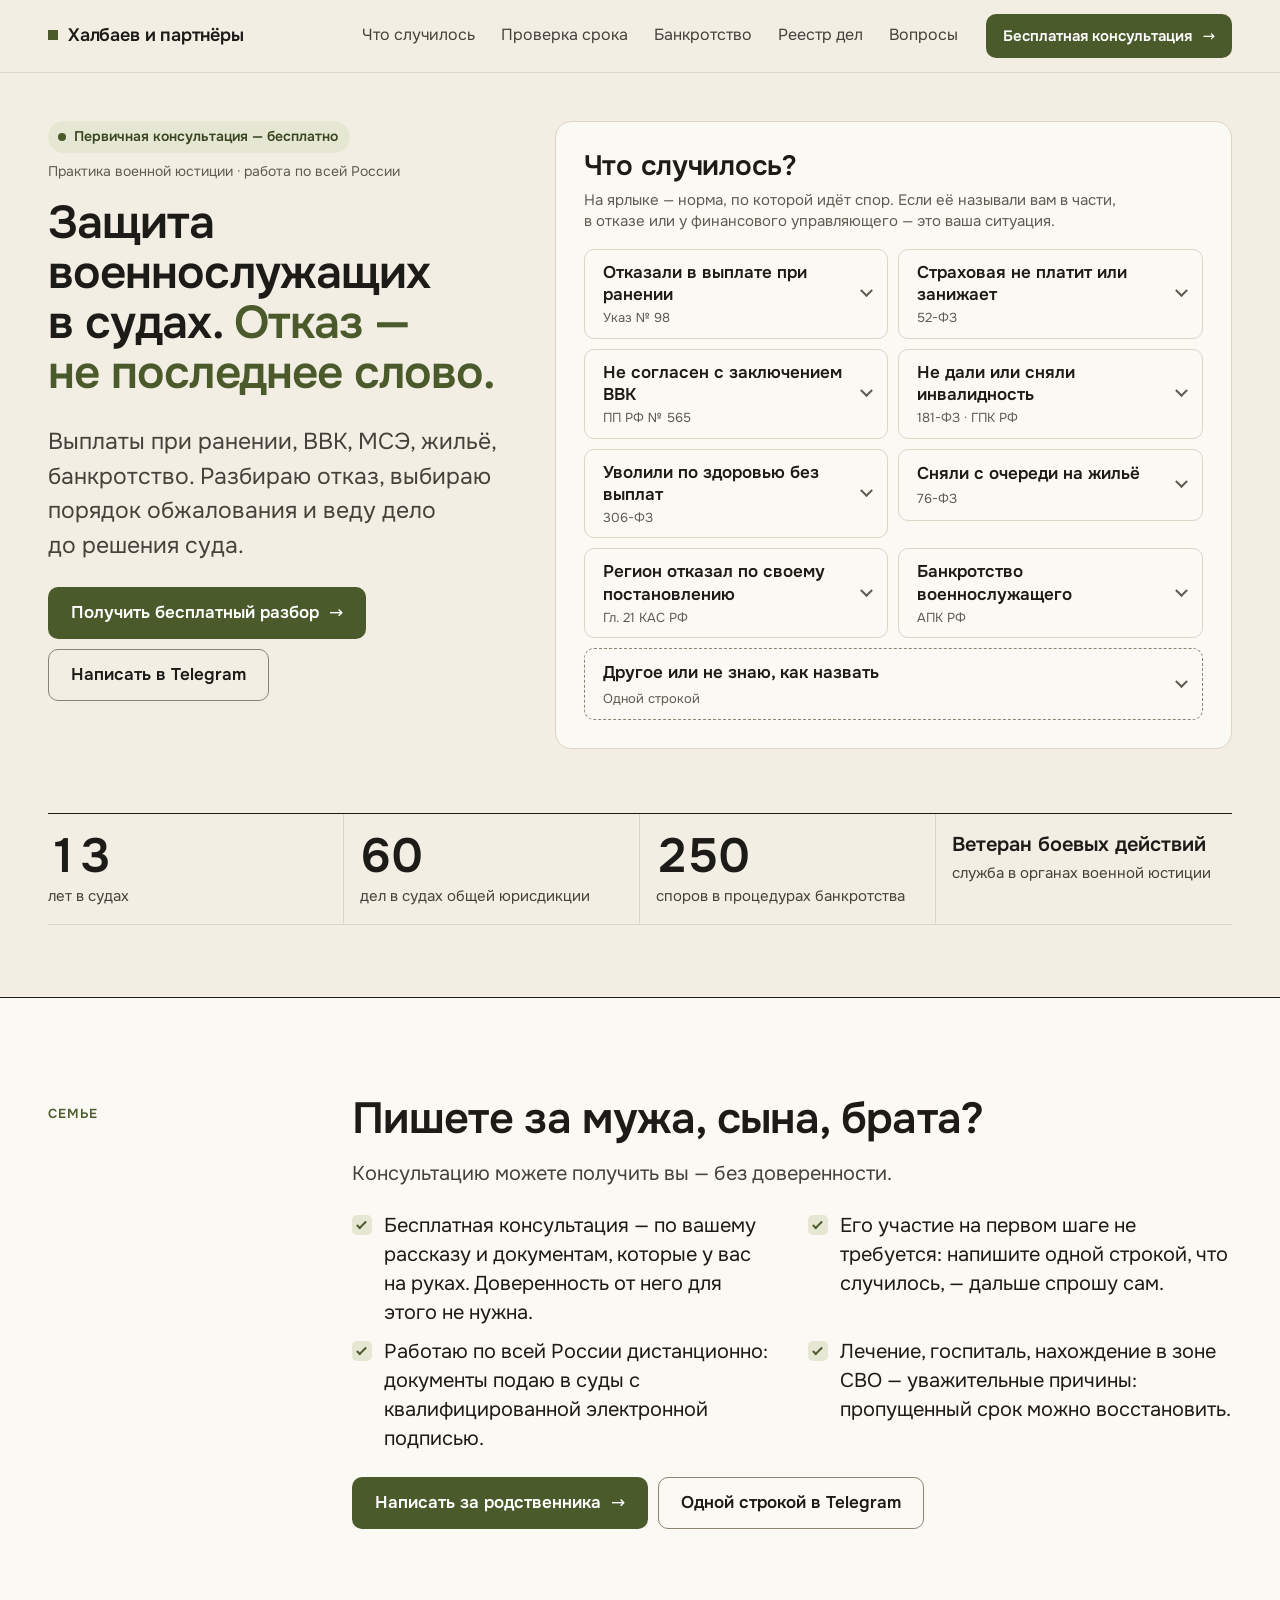
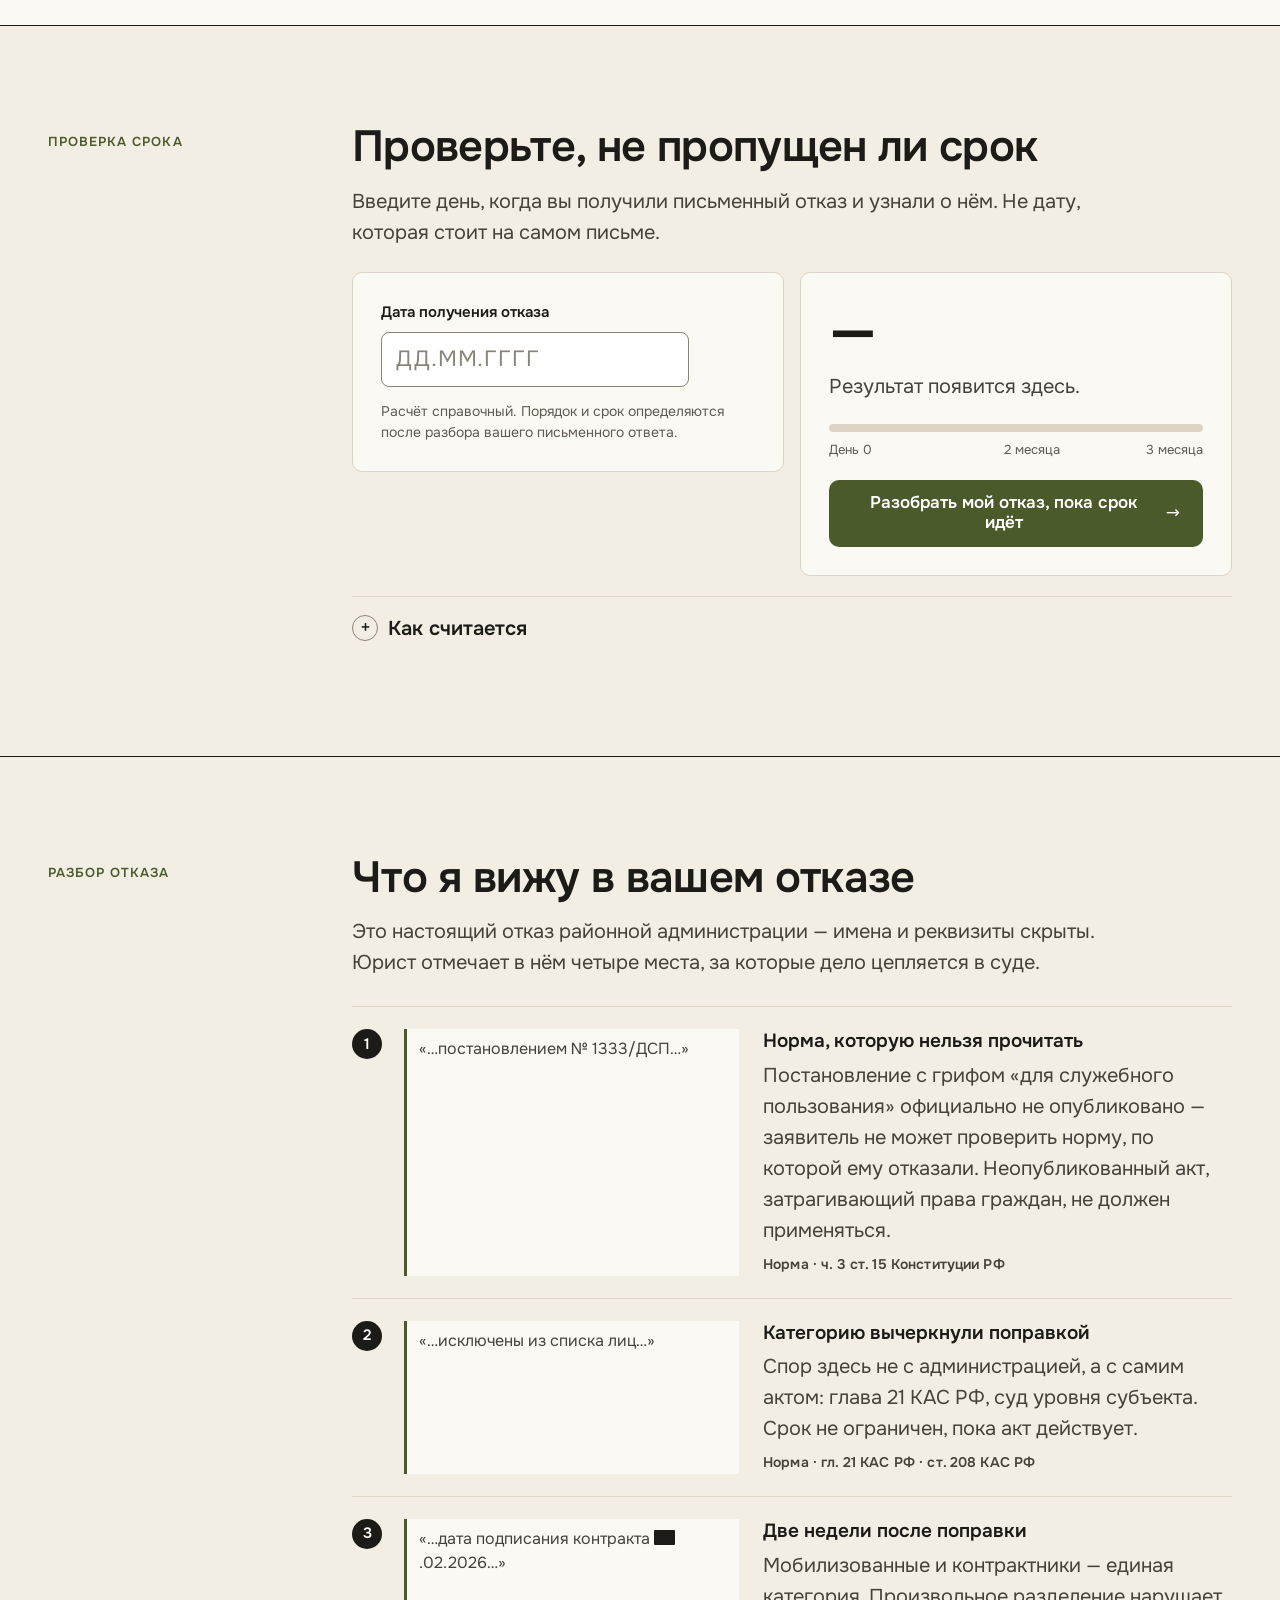
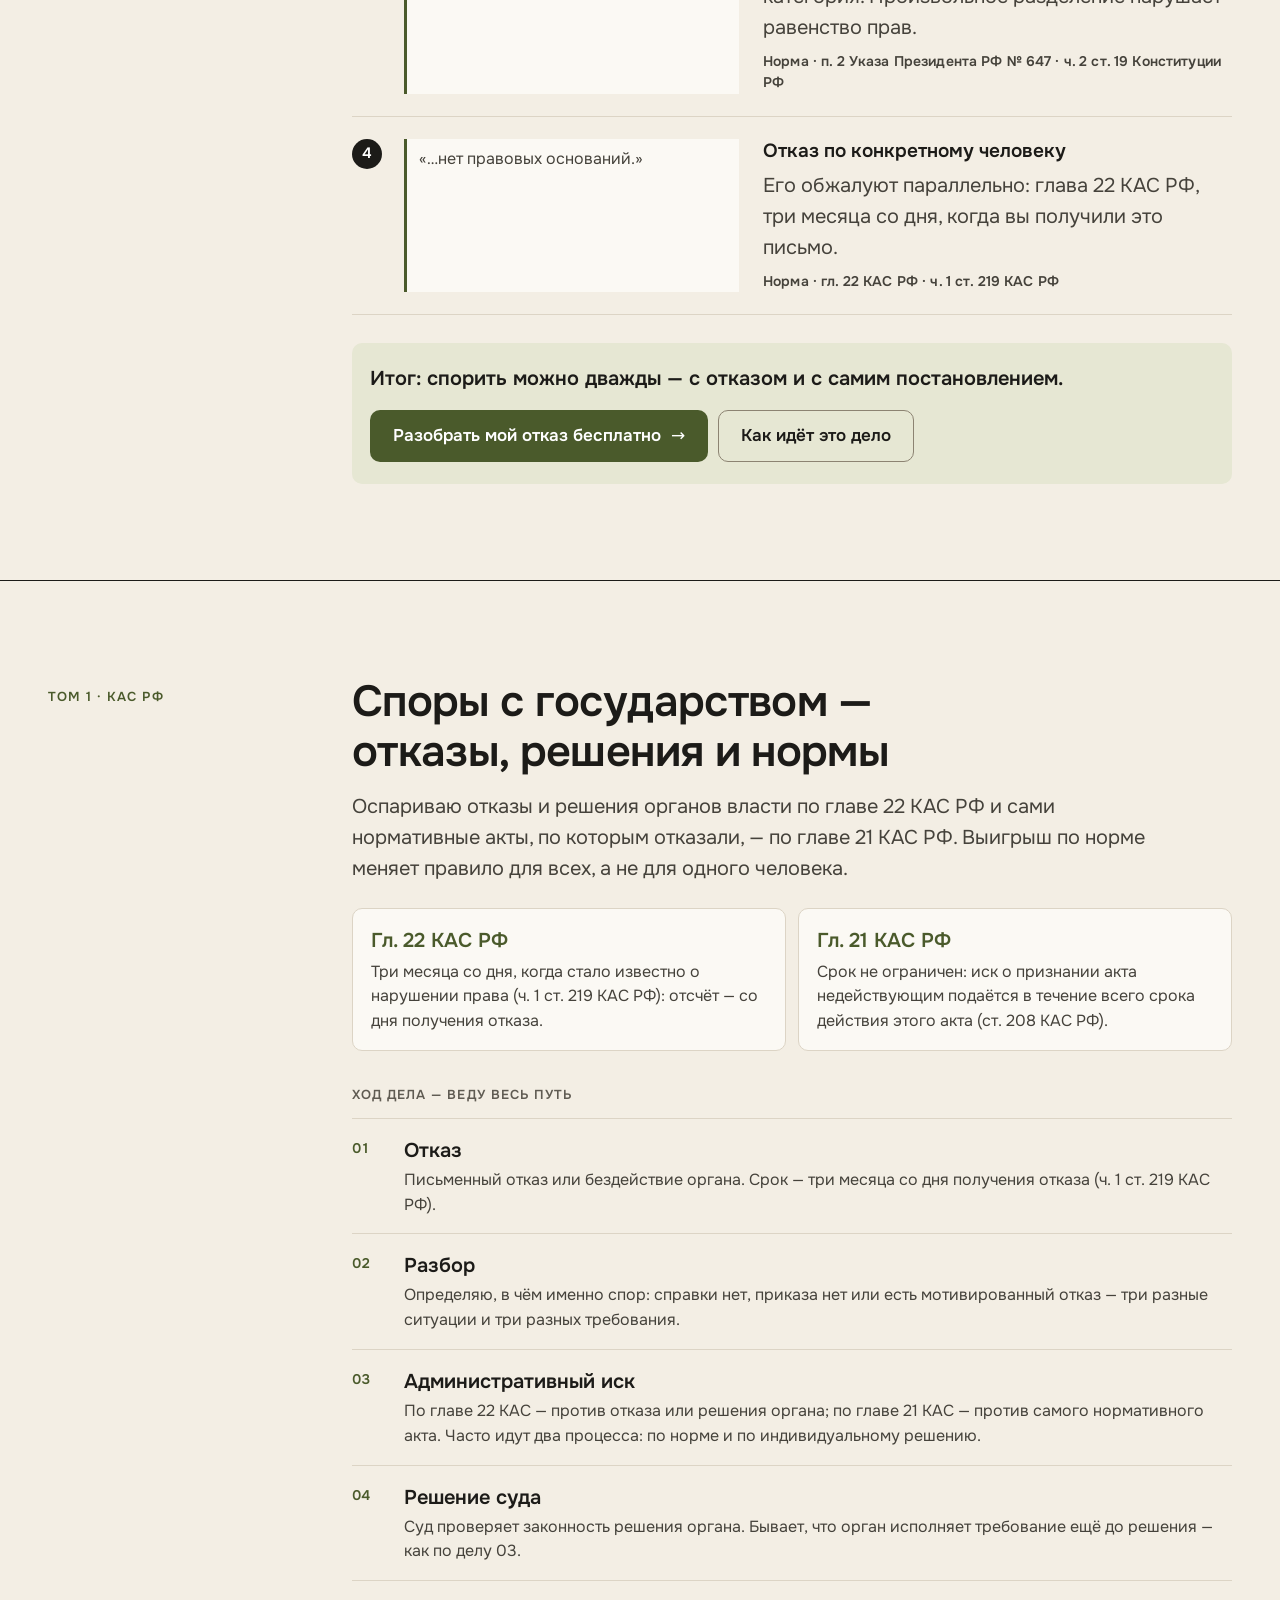
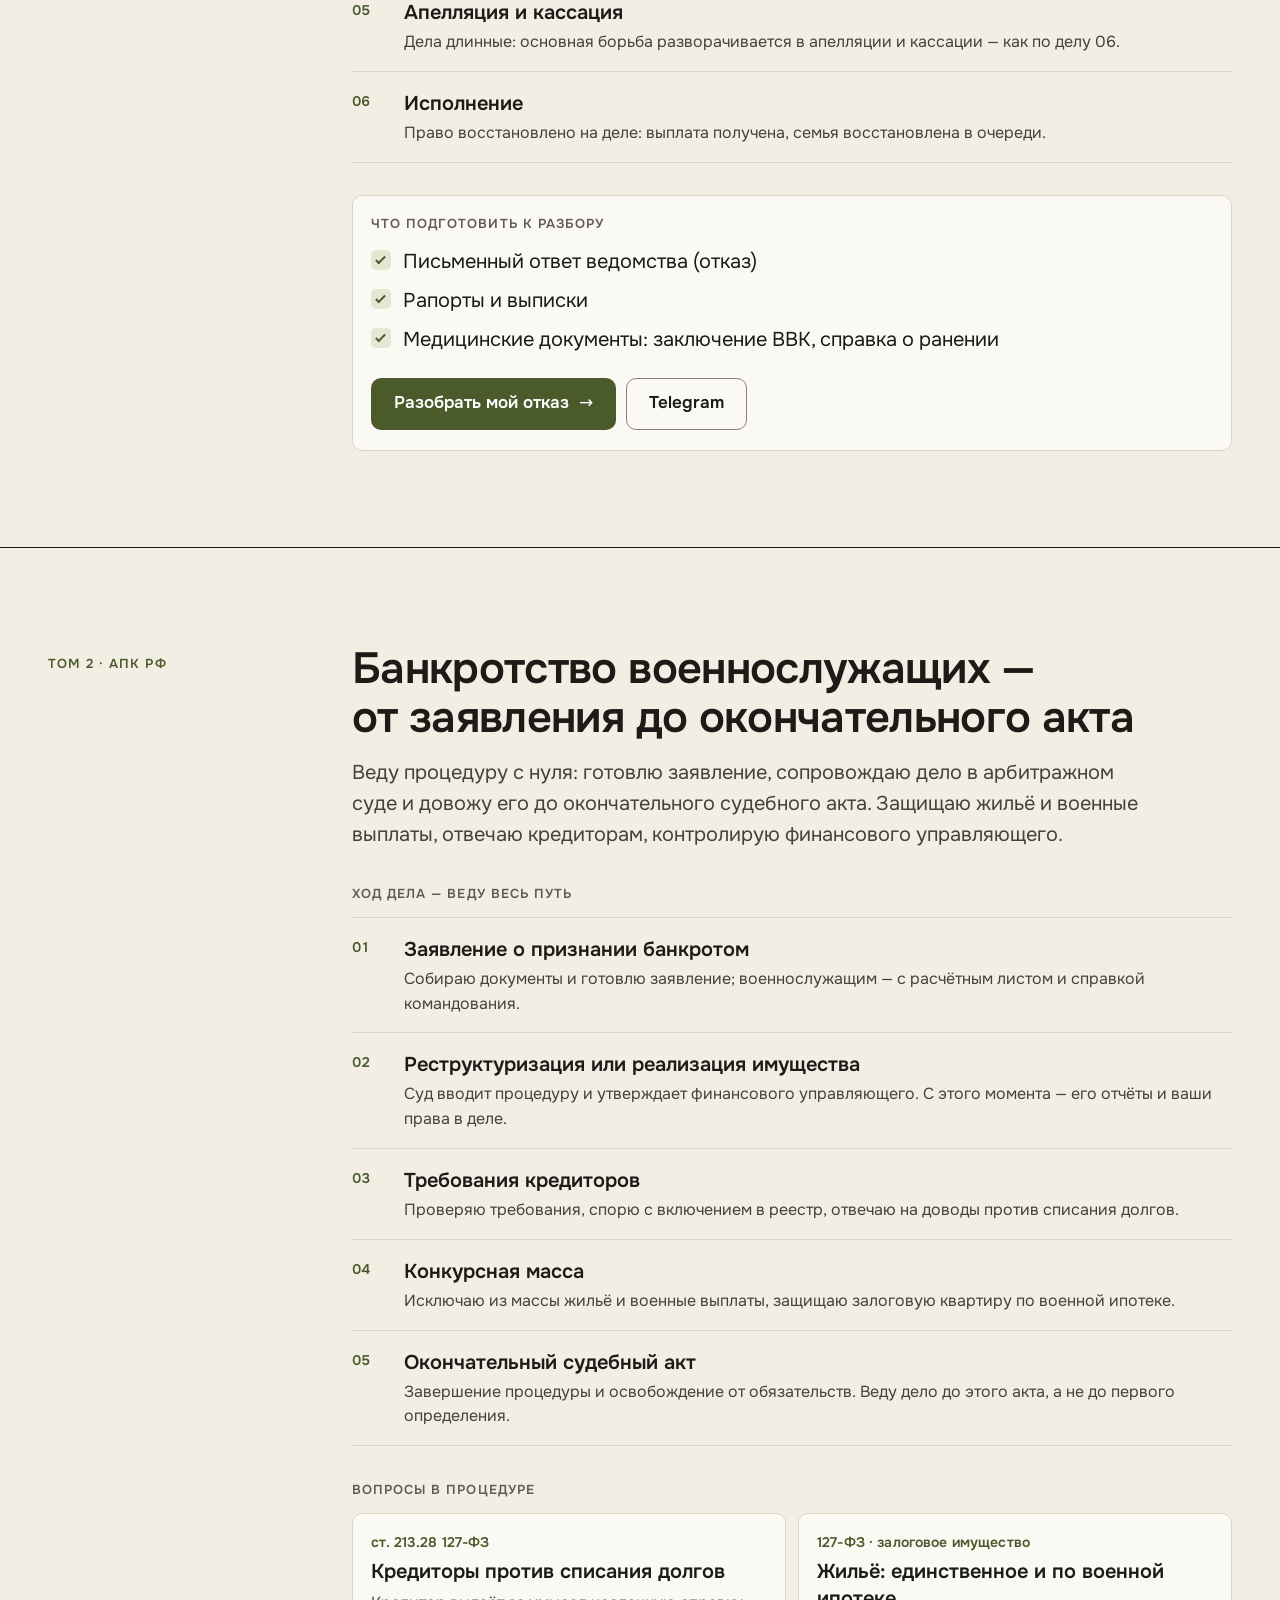
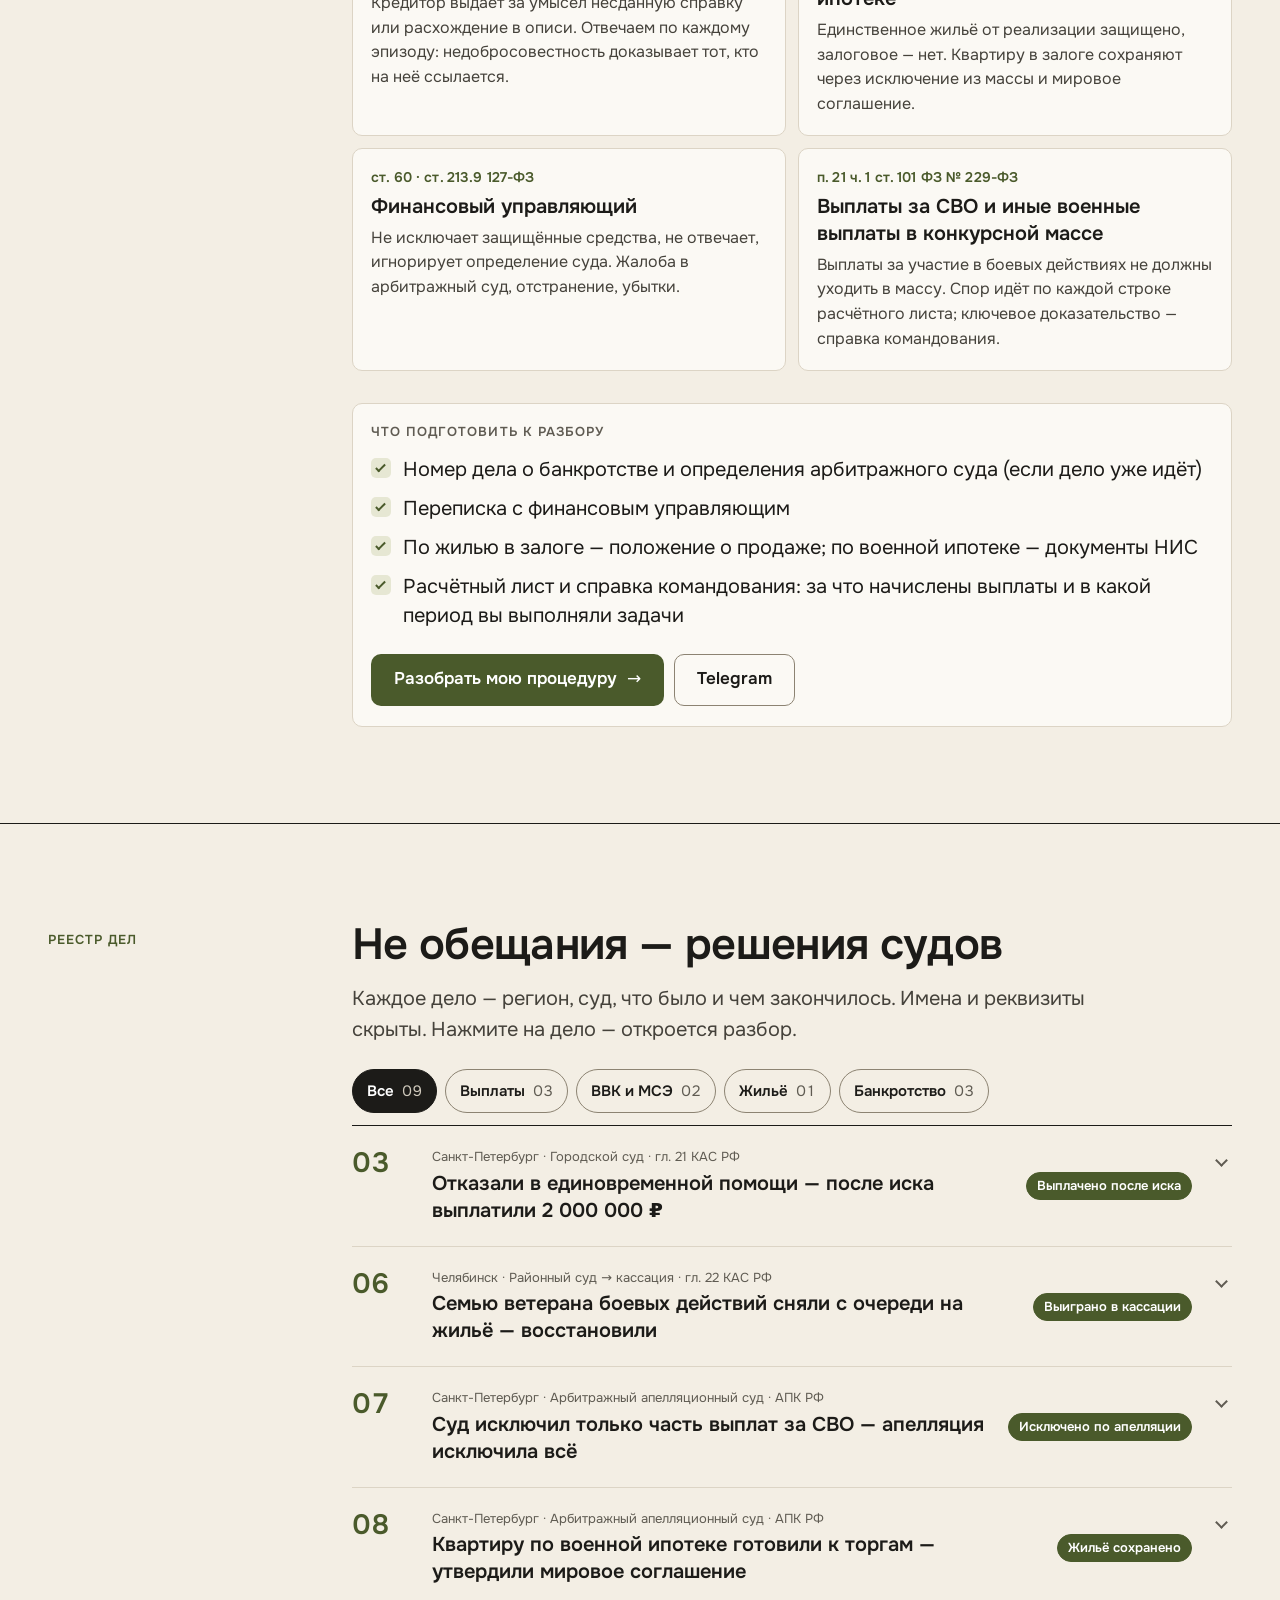
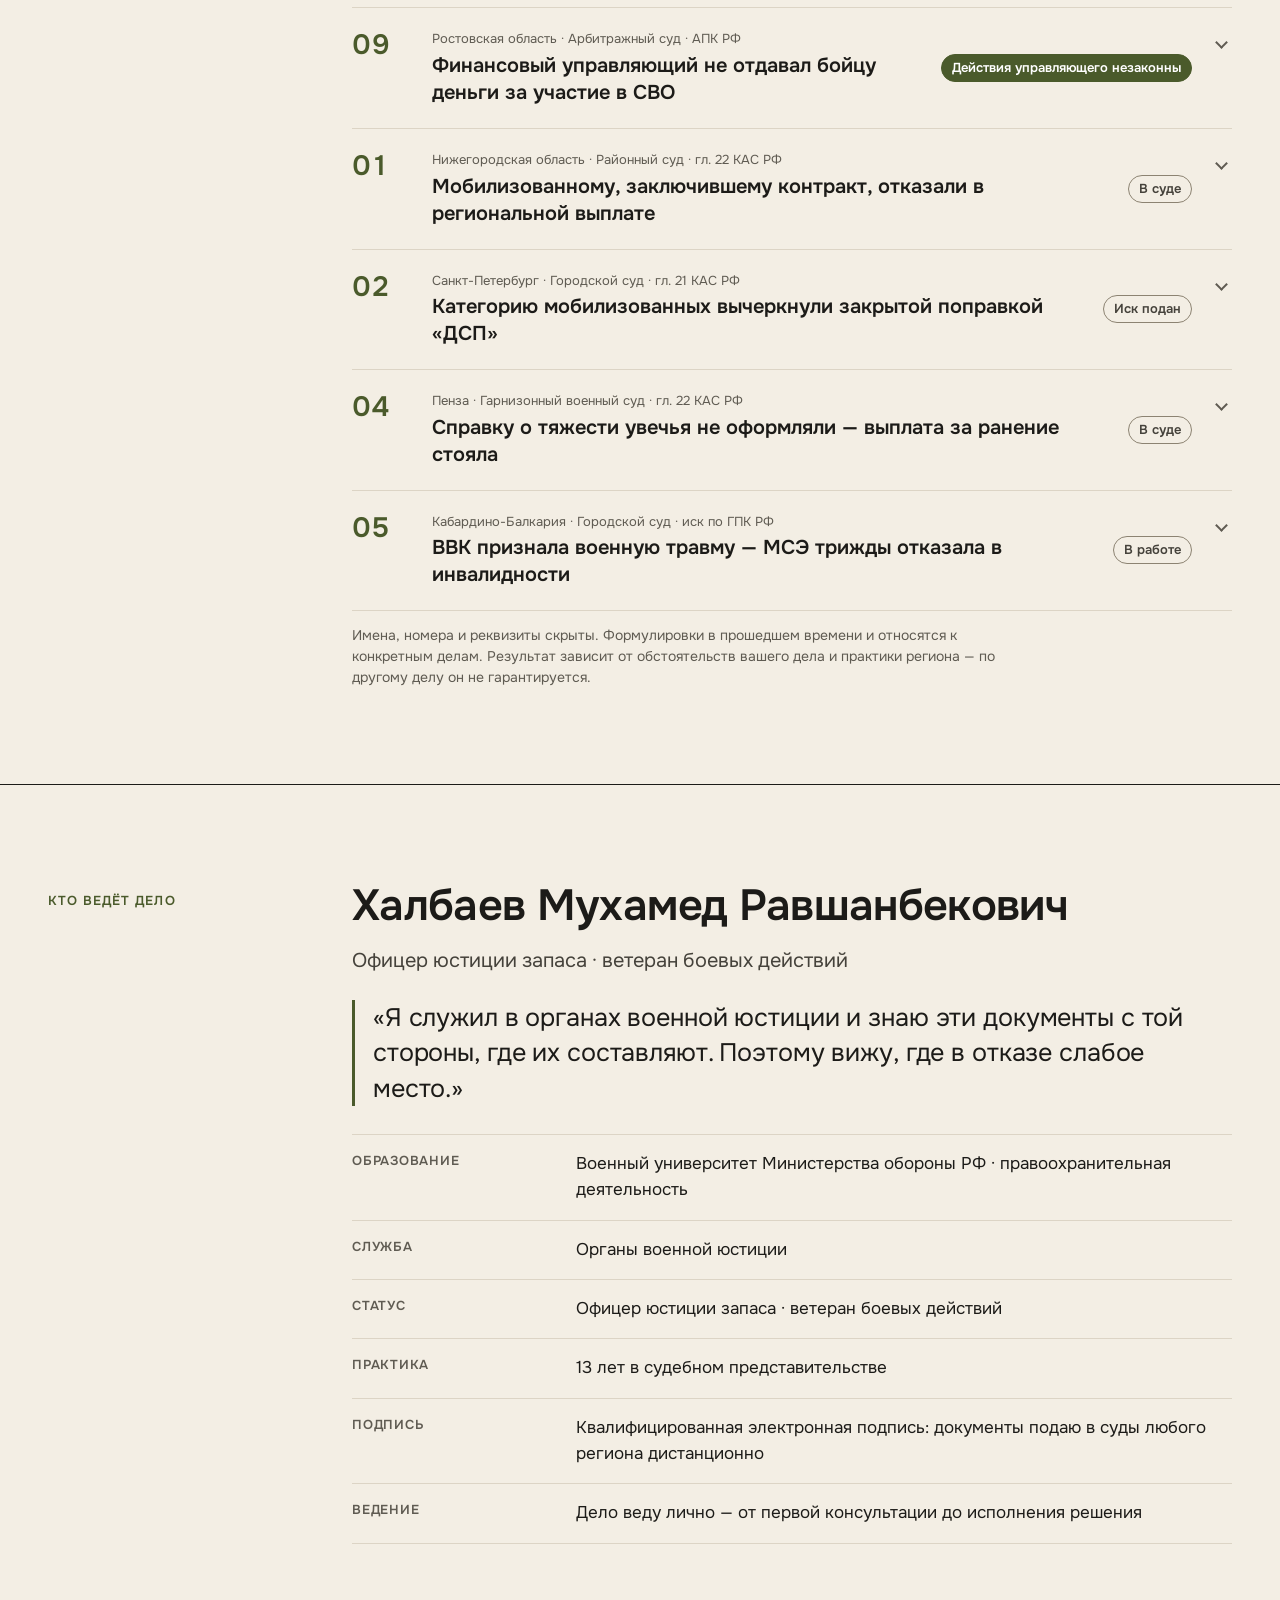
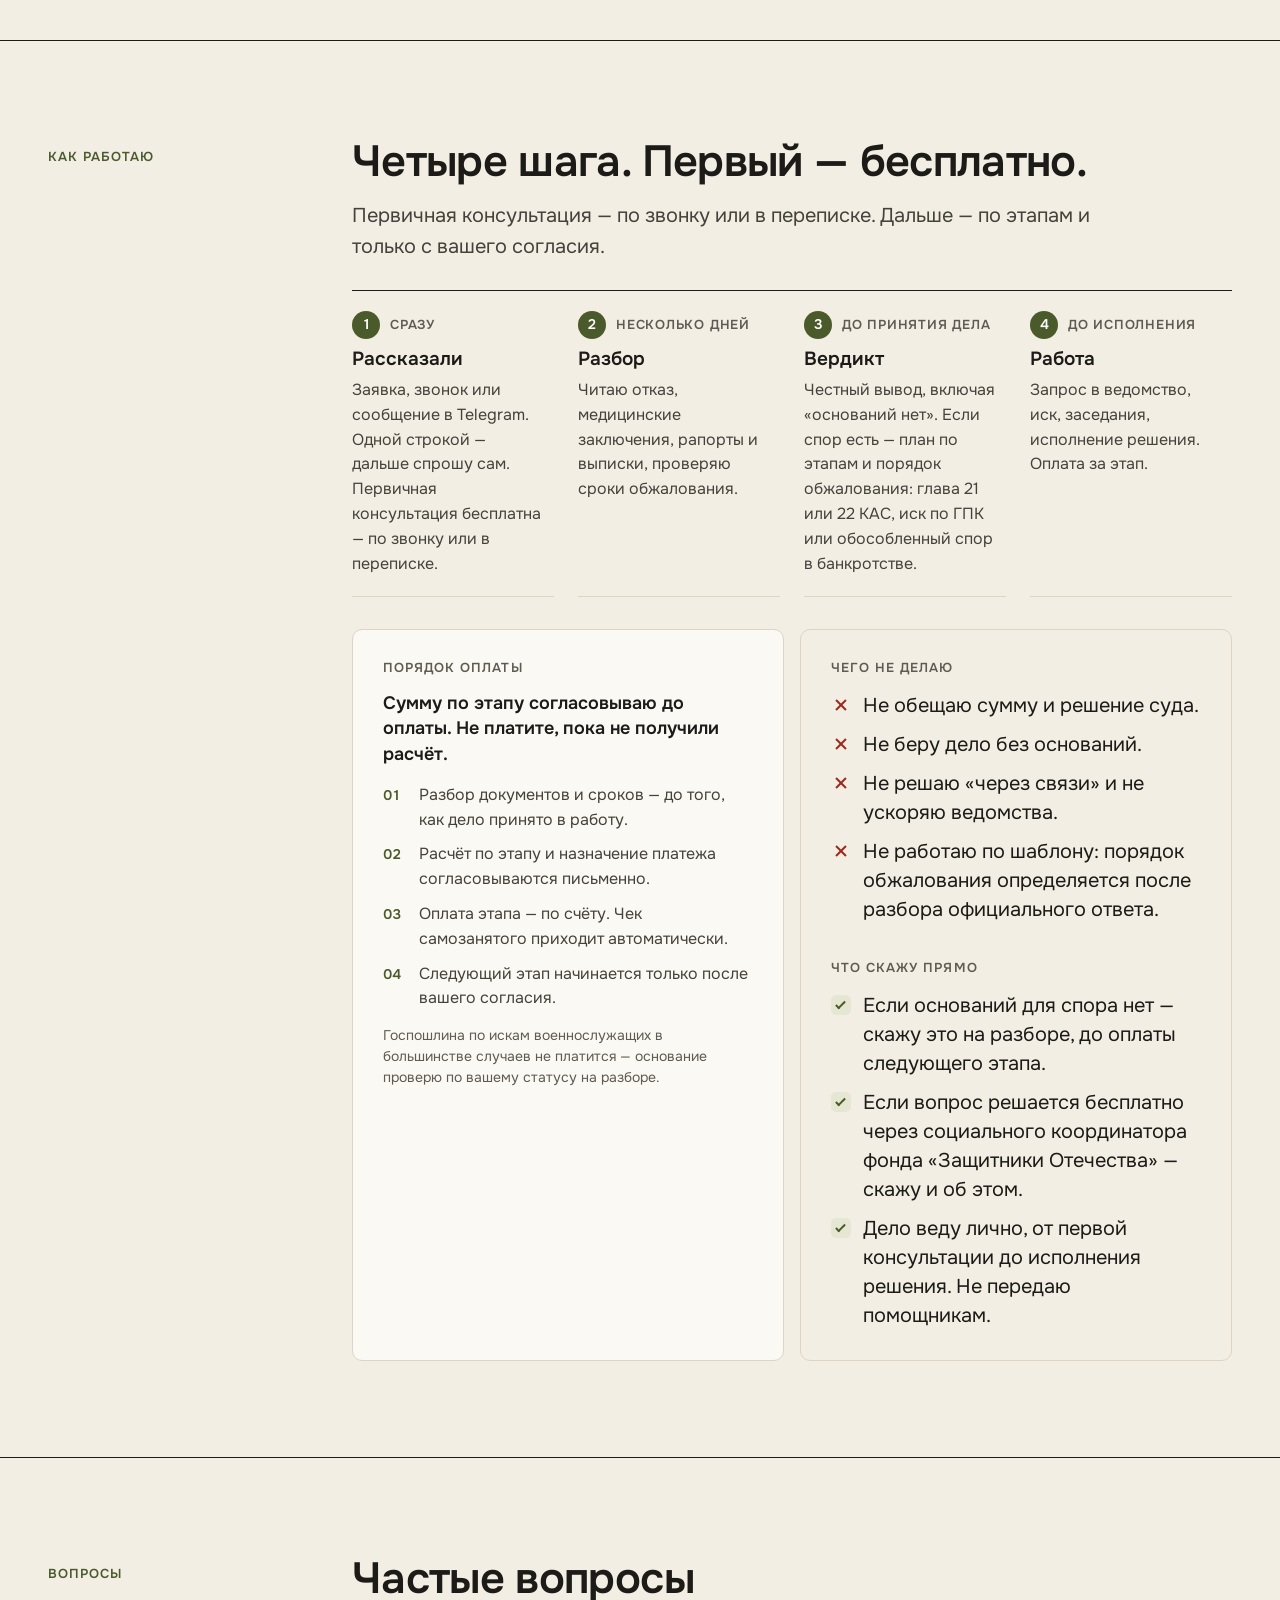
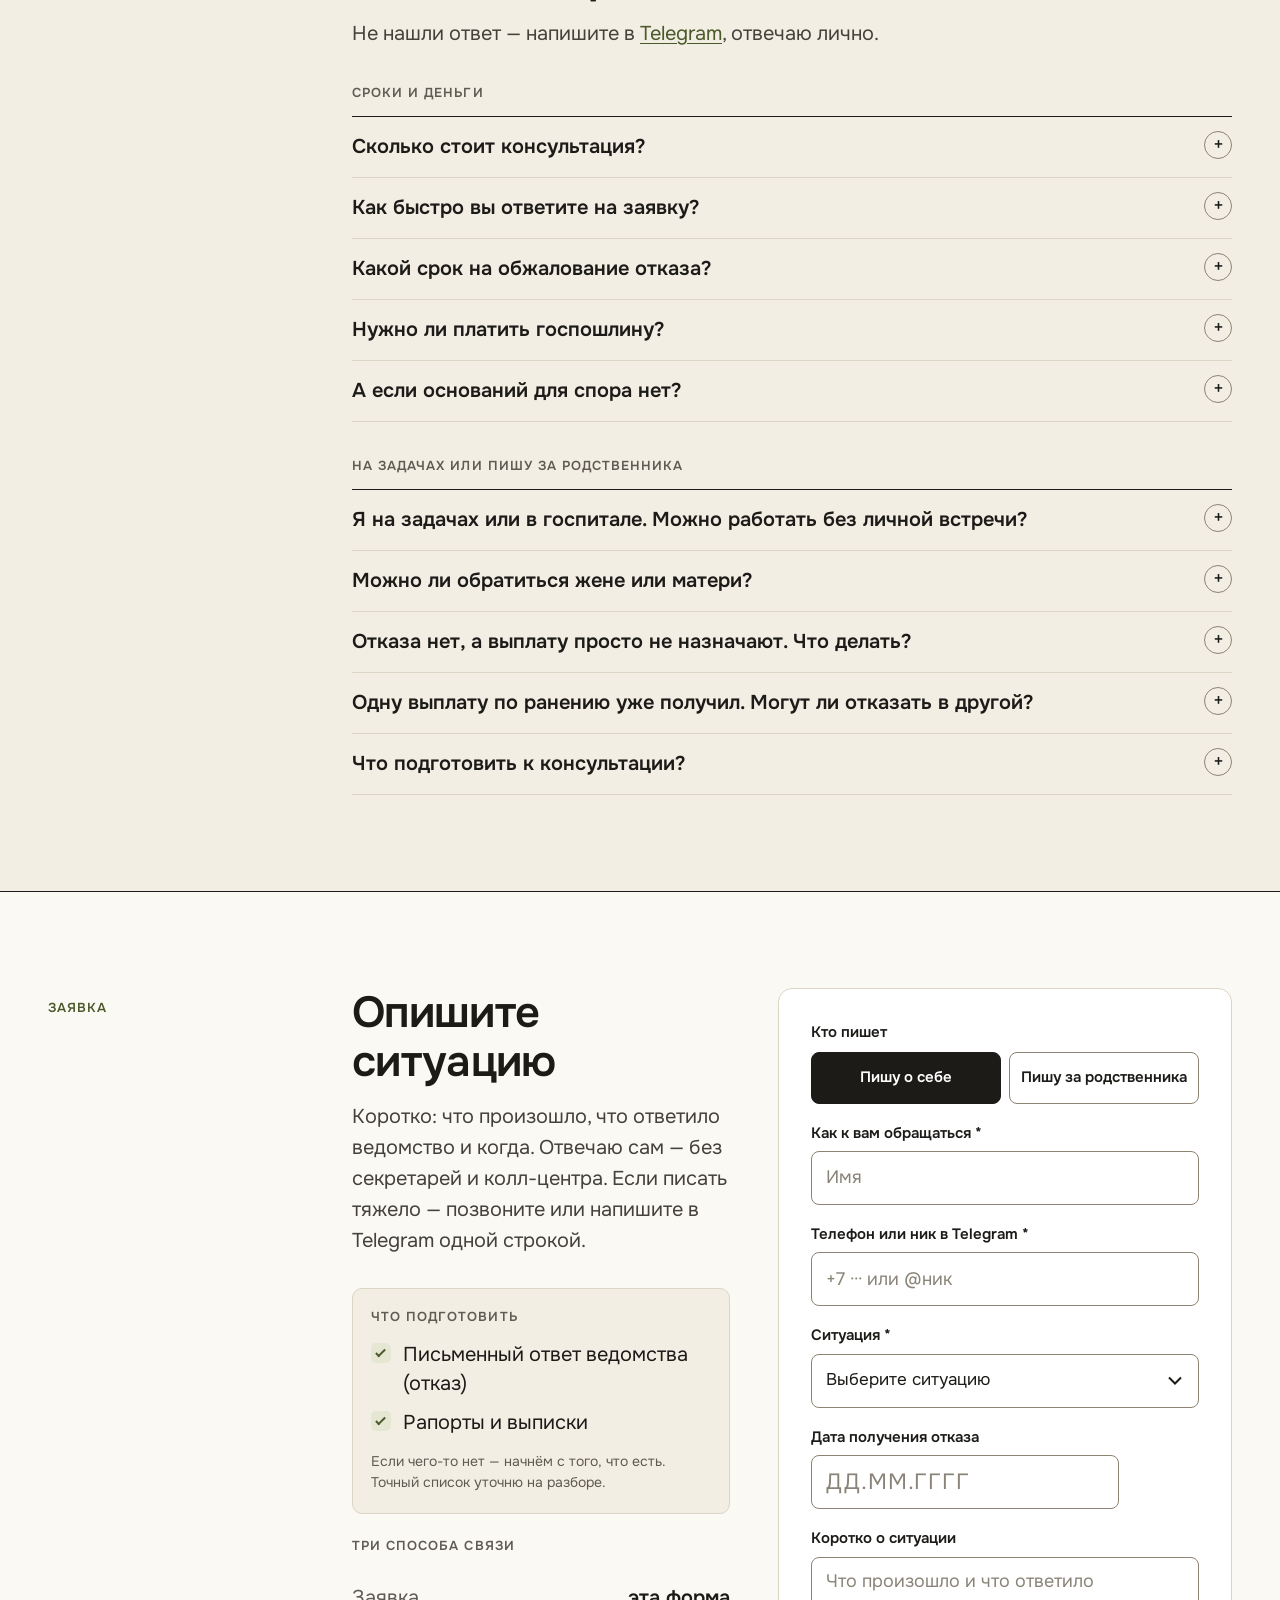
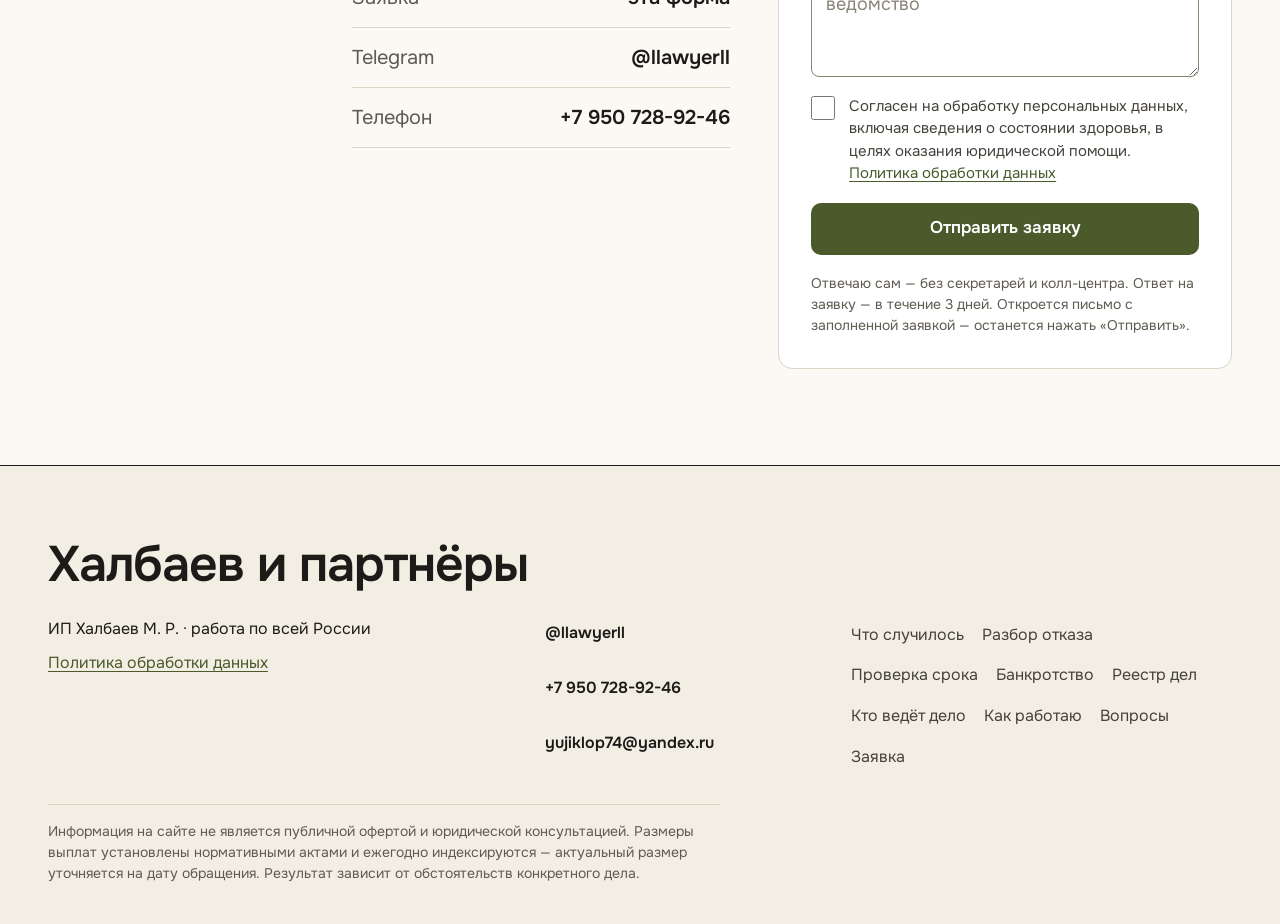
<file: variants/poryadok/index.html>
<!doctype html>
<html lang="ru">
<head>
<meta charset="utf-8">
<meta name="viewport" content="width=device-width,initial-scale=1,viewport-fit=cover">
<title>Халбаев и партнёры</title>
<meta name="description" content="Юрист по спорам военнослужащих: выплаты при ранении, ВВК, МСЭ, жильё, банкротство. Разбор отказа, обжалование и ведение дела до решения суда. Работа по всей России. Первичная консультация бесплатно.">
<meta name="robots" content="noindex">
<meta name="theme-color" content="#F3EEE4">
<link rel="icon" href="data:,">
<link rel="preload" href="../../assets/fonts/onest-normal-400-7cd00173.woff2" as="font" type="font/woff2" crossorigin>
<link rel="preload" href="../../assets/fonts/onest-normal-600-1c3a4ee0.woff2" as="font" type="font/woff2" crossorigin>
<link rel="stylesheet" href="style.css">
<script src="../../assets/js/data.js" defer></script>
<script src="app.js" defer></script>
</head>
<body>
<a class="skip" href="#main">К содержанию</a>

<header class="hdr" id="hdr">
  <div class="wrap hdr-in">
    <a class="logo" href="#top" aria-label="Халбаев и партнёры — в начало">Халбаев и&nbsp;партнёры</a>
    <nav class="nav" aria-label="Разделы">
      <a href="#top">Что случилось</a>
      <a href="#srok">Проверка срока</a>
      <a href="#bankrot">Банкротство</a>
      <a href="#reestr">Реестр дел</a>
      <a href="#voprosy">Вопросы</a>
    </nav>
    <a class="btn btn-p btn-s hdr-cta" href="#zayavka" data-dir-go>Бесплатная консультация</a>
    <button class="menu-b" id="menuB" type="button" aria-expanded="false" aria-controls="menu">Меню</button>
  </div>
  <nav class="menu" id="menu" aria-label="Меню" hidden>
    <div class="wrap">
      <a href="#top">Что случилось</a>
      <a href="#otkaz">Разбор отказа</a>
      <a href="#srok">Проверка срока</a>
      <a href="#gos">Споры с государством</a>
      <a href="#bankrot">Банкротство военнослужащих</a>
      <a href="#reestr">Реестр дел</a>
      <a href="#kto">Кто ведёт дело</a>
      <a href="#kak">Как работаю и оплата</a>
      <a href="#voprosy">Вопросы</a>
      <a href="#zayavka">Заявка</a>
    </div>
  </nav>
</header>

<main id="main">

<!-- ═════ ПЕРВЫЙ ЭКРАН + НАВИГАТОР ═════ -->
<section class="hero" id="top" aria-labelledby="h1">
  <div class="wrap hero-g">
    <p class="hero-meta"><span class="pill">Первичная консультация — бесплатно</span><span class="hero-where">Практика военной юстиции · работа по всей России</span></p>
    <h1 class="h1" id="h1">Защита военнослужащих в&nbsp;судах. <span class="acc">Отказ&nbsp;— не&nbsp;последнее слово.</span></h1>

    <div class="hero-nav" id="navigator">
      <h2 class="nav-h" id="navH">Что случилось?</h2>
      <p class="nav-hint">На ярлыке — норма, по которой идёт спор. Если её называли вам в&nbsp;части, в&nbsp;отказе или у&nbsp;финансового управляющего — это ваша ситуация.</p>
      <ul class="sits" id="sits" aria-labelledby="navH">
        <li><button class="sit" type="button" data-dir="0" aria-expanded="false" aria-controls="sitCard"><span class="sit-t">Отказали в выплате при ранении</span><span class="sit-n">Указ № 98</span></button></li>
        <li><button class="sit" type="button" data-dir="1" aria-expanded="false" aria-controls="sitCard"><span class="sit-t">Страховая не платит или занижает</span><span class="sit-n">52-ФЗ</span></button></li>
        <li><button class="sit" type="button" data-dir="2" aria-expanded="false" aria-controls="sitCard"><span class="sit-t">Не согласен с заключением ВВК</span><span class="sit-n">ПП РФ № 565</span></button></li>
        <li><button class="sit" type="button" data-dir="3" aria-expanded="false" aria-controls="sitCard"><span class="sit-t">Не дали или сняли инвалидность</span><span class="sit-n">181-ФЗ · ГПК РФ</span></button></li>
        <li><button class="sit" type="button" data-dir="4" aria-expanded="false" aria-controls="sitCard"><span class="sit-t">Уволили по здоровью без выплат</span><span class="sit-n">306-ФЗ</span></button></li>
        <li><button class="sit" type="button" data-dir="5" aria-expanded="false" aria-controls="sitCard"><span class="sit-t">Сняли с очереди на жильё</span><span class="sit-n">76-ФЗ</span></button></li>
        <li><button class="sit" type="button" data-dir="6" aria-expanded="false" aria-controls="sitCard"><span class="sit-t">Регион отказал по своему постановлению</span><span class="sit-n">Гл. 21 КАС РФ</span></button></li>
        <li><button class="sit" type="button" data-dir="7" aria-expanded="false" aria-controls="sitCard"><span class="sit-t">Банкротство военнослужащего</span><span class="sit-n">АПК РФ</span></button></li>
        <li class="sit-li-other"><button class="sit sit-other" type="button" data-dir="8" aria-expanded="false" aria-controls="sitCard"><span class="sit-t">Другое или не знаю, как назвать</span><span class="sit-n">Одной строкой</span></button></li>
        <li class="sit-card-li" id="sitCardLi" hidden><div class="card" id="sitCard" role="region" aria-labelledby="cardT" tabindex="-1"></div></li>
      </ul>
    </div>

    <div class="hero-copy">
      <p class="lead">Выплаты при ранении, ВВК, МСЭ, жильё, банкротство. Разбираю отказ, выбираю порядок обжалования и&nbsp;веду дело до&nbsp;решения суда.</p>
      <div class="btns">
        <a class="btn btn-p" href="#zayavka" data-dir-go>Получить бесплатный разбор</a>
        <a class="btn btn-o" href="https://t.me/llawyerll" rel="noopener">Написать в Telegram</a>
      </div>
    </div>

    <dl class="facts">
      <div class="fact"><dt>13</dt><dd>лет в судах</dd></div>
      <div class="fact"><dt>60</dt><dd>дел в судах общей юрисдикции</dd></div>
      <div class="fact"><dt>250</dt><dd>споров в процедурах банкротства</dd></div>
      <div class="fact fact-w"><dt>Ветеран боевых действий</dt><dd>служба в органах военной юстиции</dd></div>
    </dl>
  </div>
</section>

<!-- ═════ ЗА РОДСТВЕННИКА ═════ -->
<section class="sec sec-fam" id="semya" aria-labelledby="h-fam">
  <div class="wrap grid">
    <p class="ix">Семье</p>
    <div class="body">
      <h2 class="h2" id="h-fam">Пишете за мужа, сына, брата?</h2>
      <p class="lead-s">Консультацию можете получить вы — без доверенности.</p>
      <ul class="ticks cols2">
        <li>Бесплатная консультация — по вашему рассказу и документам, которые у вас на руках. Доверенность от него для этого не нужна.</li>
        <li>Его участие на первом шаге не требуется: напишите одной строкой, что случилось, — дальше спрошу сам.</li>
        <li>Работаю по всей России дистанционно: документы подаю в суды с квалифицированной электронной подписью.</li>
        <li>Лечение, госпиталь, нахождение в зоне СВО — уважительные причины: пропущенный срок можно восстановить.</li>
      </ul>
      <div class="btns">
        <a class="btn btn-p" href="#zayavka" data-dir-go="8" data-who="family">Написать за родственника</a>
        <a class="btn btn-o" href="https://t.me/llawyerll" rel="noopener">Одной строкой в Telegram</a>
      </div>
    </div>
  </div>
</section>

<!-- ═════ ПРОВЕРКА СРОКА ═════ -->
<section class="sec sec-srok" id="srok" aria-labelledby="h-srok">
  <div class="wrap grid">
    <p class="ix">Проверка срока</p>
    <div class="body">
      <h2 class="h2" id="h-srok">Проверьте, не пропущен ли срок</h2>
      <p class="lead-s">Введите день, когда вы получили письменный отказ и узнали о нём. Не дату, которая стоит на самом письме.</p>
      <div class="calc">
        <div class="calc-in">
          <label class="fld" for="calcIn"><span class="fl">Дата получения отказа</span></label>
          <input class="inp inp-date" id="calcIn" type="text" inputmode="numeric" autocomplete="off" placeholder="ДД.ММ.ГГГГ" maxlength="10" aria-describedby="calcFine">
          <p class="fine" id="calcFine">Расчёт справочный. Порядок и срок определяются после разбора вашего письменного ответа.</p>
        </div>
        <div class="calc-out" id="calcOut" data-state="empty" aria-live="polite">
          <p class="c-big" id="cBig">—</p>
          <p class="c-txt" id="cTxt">Результат появится здесь.</p>
          <div class="bar" aria-hidden="true"><i id="cFill"></i></div>
          <p class="bar-l" aria-hidden="true"><span>День 0</span><span>2 месяца</span><span>3 месяца</span></p>
          <p class="c-x" id="cX" hidden>Не бросайте дело: ч. 7 ст. 219 КАС РФ — пропущенный срок восстанавливается по уважительной причине: лечение, госпиталь, нахождение в зоне СВО.</p>
          <a class="btn btn-p" href="#zayavka" id="calcGo">Разобрать мой отказ, пока срок идёт</a>
        </div>
      </div>
      <details class="how">
        <summary>Как считается</summary>
        <ul class="how-l">
          <li><b>ч. 1 ст. 219 КАС РФ</b> три месяца со дня, когда стало известно о нарушении права. Отсчёт — со дня, когда вы получили письменный ответ ведомства, а не с даты, которая стоит на письме.</li>
          <li><b>ст. 196 ГК РФ</b> если требование денежное и идёт по ГПК (страховая, МСЭ, взыскание начисленного), действует общий срок исковой давности — три года.</li>
          <li><b>ст. 208 КАС РФ</b> иск о признании регионального акта недействующим подаётся, пока акт действует.</li>
          <li><b>АПК РФ</b> в деле о банкротстве — свои короткие сроки обжалования определений.</li>
          <li><b>ч. 7 ст. 219 КАС РФ</b> пропущенный срок восстанавливается по уважительной причине: лечение, госпиталь, нахождение в зоне СВО.</li>
        </ul>
      </details>
    </div>
  </div>
</section>

<!-- ═════ РАЗБОР ОТКАЗА ═════ -->
<section class="sec" id="otkaz" aria-labelledby="h-otk">
  <div class="wrap grid">
    <p class="ix">Разбор отказа</p>
    <div class="body">
      <h2 class="h2" id="h-otk">Что я вижу в вашем отказе</h2>
      <p class="lead-s">Это настоящий отказ районной администрации — имена и реквизиты скрыты. Юрист отмечает в нём четыре места, за которые дело цепляется в суде.</p>
      <ol class="marks">
        <li>
          <blockquote class="q">«…постановлением № 1333/ДСП…»</blockquote>
          <div><h3 class="h3">Норма, которую нельзя прочитать</h3>
          <p>Постановление с грифом «для служебного пользования» официально не опубликовано — заявитель не может проверить норму, по которой ему отказали. Неопубликованный акт, затрагивающий права граждан, не должен применяться.</p>
          <p class="norm">Норма · ч. 3 ст. 15 Конституции РФ</p></div>
        </li>
        <li>
          <blockquote class="q">«…исключены из списка лиц…»</blockquote>
          <div><h3 class="h3">Категорию вычеркнули поправкой</h3>
          <p>Спор здесь не с администрацией, а с самим актом: глава 21 КАС РФ, суд уровня субъекта. Срок не ограничен, пока акт действует.</p>
          <p class="norm">Норма · гл. 21 КАС РФ · ст. 208 КАС РФ</p></div>
        </li>
        <li>
          <blockquote class="q">«…дата подписания контракта <span class="rd" role="img" aria-label="скрыто"></span>.02.2026…»</blockquote>
          <div><h3 class="h3">Две недели после поправки</h3>
          <p>Мобилизованные и контрактники — единая категория. Произвольное разделение нарушает равенство прав.</p>
          <p class="norm">Норма · п. 2 Указа Президента РФ № 647 · ч. 2 ст. 19 Конституции РФ</p></div>
        </li>
        <li>
          <blockquote class="q">«…нет правовых оснований.»</blockquote>
          <div><h3 class="h3">Отказ по конкретному человеку</h3>
          <p>Его обжалуют параллельно: глава 22 КАС РФ, три месяца со дня, когда вы получили это письмо.</p>
          <p class="norm">Норма · гл. 22 КАС РФ · ч. 1 ст. 219 КАС РФ</p></div>
        </li>
      </ol>
      <div class="verdict">
        <p class="verdict-t">Итог: спорить можно дважды — с отказом и с самим постановлением.</p>
        <div class="btns">
          <a class="btn btn-p" href="#zayavka" data-dir-go="6">Разобрать мой отказ бесплатно</a>
          <a class="btn btn-o" href="#delo-02" data-case-go="delo-02">Как идёт это дело</a>
        </div>
      </div>
    </div>
  </div>
</section>

<!-- ═════ СПОРЫ С ГОСУДАРСТВОМ ═════ -->
<section class="sec" id="gos" aria-labelledby="h-gos">
  <div class="wrap grid">
    <p class="ix">Том 1 · КАС РФ</p>
    <div class="body">
      <h2 class="h2" id="h-gos">Споры с государством — отказы, решения и&nbsp;нормы</h2>
      <p class="lead-s">Оспариваю отказы и решения органов власти по главе 22 КАС РФ и сами нормативные акты, по которым отказали, — по главе 21 КАС РФ. Выигрыш по норме меняет правило для всех, а не для одного человека.</p>
      <dl class="terms">
        <div><dt>Гл. 22 КАС РФ</dt><dd>Три месяца со дня, когда стало известно о нарушении права (ч. 1 ст. 219 КАС РФ): отсчёт — со дня получения отказа.</dd></div>
        <div><dt>Гл. 21 КАС РФ</dt><dd>Срок не ограничен: иск о признании акта недействующим подаётся в течение всего срока действия этого акта (ст. 208 КАС РФ).</dd></div>
      </dl>
      <h3 class="lb">Ход дела — веду весь путь</h3>
      <ol class="path">
        <li><span class="path-n">01</span><div><p class="path-t">Отказ</p><p>Письменный отказ или бездействие органа. Срок — три месяца со дня получения отказа (ч. 1 ст. 219 КАС РФ).</p></div></li>
        <li><span class="path-n">02</span><div><p class="path-t">Разбор</p><p>Определяю, в чём именно спор: справки нет, приказа нет или есть мотивированный отказ — три разные ситуации и три разных требования.</p></div></li>
        <li><span class="path-n">03</span><div><p class="path-t">Административный иск</p><p>По главе 22 КАС — против отказа или решения органа; по главе 21 КАС — против самого нормативного акта. Часто идут два процесса: по норме и по индивидуальному решению.</p></div></li>
        <li><span class="path-n">04</span><div><p class="path-t">Решение суда</p><p>Суд проверяет законность решения органа. Бывает, что орган исполняет требование ещё до решения — как по делу 03.</p></div></li>
        <li><span class="path-n">05</span><div><p class="path-t">Апелляция и кассация</p><p>Дела длинные: основная борьба разворачивается в апелляции и кассации — как по делу 06.</p></div></li>
        <li><span class="path-n">06</span><div><p class="path-t">Исполнение</p><p>Право восстановлено на деле: выплата получена, семья восстановлена в очереди.</p></div></li>
      </ol>
      <div class="prep-box">
        <h3 class="lb">Что подготовить к разбору</h3>
        <ul class="ticks">
          <li>Письменный ответ ведомства (отказ)</li>
          <li>Рапорты и выписки</li>
          <li>Медицинские документы: заключение ВВК, справка о ранении</li>
        </ul>
        <div class="btns">
          <a class="btn btn-p" href="#zayavka" data-dir-go>Разобрать мой отказ</a>
          <a class="btn btn-o" href="https://t.me/llawyerll" rel="noopener">Telegram</a>
        </div>
      </div>
    </div>
  </div>
</section>

<!-- ═════ БАНКРОТСТВО ═════ -->
<section class="sec" id="bankrot" aria-labelledby="h-bank">
  <div class="wrap grid">
    <p class="ix">Том 2 · АПК РФ</p>
    <div class="body">
      <h2 class="h2" id="h-bank">Банкротство военнослужащих — от&nbsp;заявления до&nbsp;окончательного акта</h2>
      <p class="lead-s">Веду процедуру с нуля: готовлю заявление, сопровождаю дело в арбитражном суде и довожу его до окончательного судебного акта. Защищаю жильё и военные выплаты, отвечаю кредиторам, контролирую финансового управляющего.</p>
      <h3 class="lb">Ход дела — веду весь путь</h3>
      <ol class="path">
        <li><span class="path-n">01</span><div><p class="path-t">Заявление о признании банкротом</p><p>Собираю документы и готовлю заявление; военнослужащим — с расчётным листом и справкой командования.</p></div></li>
        <li><span class="path-n">02</span><div><p class="path-t">Реструктуризация или реализация имущества</p><p>Суд вводит процедуру и утверждает финансового управляющего. С этого момента — его отчёты и ваши права в деле.</p></div></li>
        <li><span class="path-n">03</span><div><p class="path-t">Требования кредиторов</p><p>Проверяю требования, спорю с включением в реестр, отвечаю на доводы против списания долгов.</p></div></li>
        <li><span class="path-n">04</span><div><p class="path-t">Конкурсная масса</p><p>Исключаю из массы жильё и военные выплаты, защищаю залоговую квартиру по военной ипотеке.</p></div></li>
        <li><span class="path-n">05</span><div><p class="path-t">Окончательный судебный акт</p><p>Завершение процедуры и освобождение от обязательств. Веду дело до этого акта, а не до первого определения.</p></div></li>
      </ol>
      <h3 class="lb">Вопросы в процедуре</h3>
      <ul class="issues">
        <li><p class="norm">ст. 213.28 127-ФЗ</p><p class="issue-t">Кредиторы против списания долгов</p><p>Кредитор выдаёт за умысел несданную справку или расхождение в описи. Отвечаем по каждому эпизоду: недобросовестность доказывает тот, кто на неё ссылается.</p></li>
        <li><p class="norm">127-ФЗ · залоговое имущество</p><p class="issue-t">Жильё: единственное и по военной ипотеке</p><p>Единственное жильё от реализации защищено, залоговое — нет. Квартиру в залоге сохраняют через исключение из массы и мировое соглашение.</p></li>
        <li><p class="norm">ст. 60 · ст. 213.9 127-ФЗ</p><p class="issue-t">Финансовый управляющий</p><p>Не исключает защищённые средства, не отвечает, игнорирует определение суда. Жалоба в арбитражный суд, отстранение, убытки.</p></li>
        <li><p class="norm">п. 21 ч. 1 ст. 101 ФЗ № 229-ФЗ</p><p class="issue-t">Выплаты за СВО и иные военные выплаты в конкурсной массе</p><p>Выплаты за участие в боевых действиях не должны уходить в массу. Спор идёт по каждой строке расчётного листа; ключевое доказательство — справка командования.</p></li>
      </ul>
      <div class="prep-box">
        <h3 class="lb">Что подготовить к разбору</h3>
        <ul class="ticks">
          <li>Номер дела о банкротстве и определения арбитражного суда (если дело уже идёт)</li>
          <li>Переписка с финансовым управляющим</li>
          <li>По жилью в залоге — положение о продаже; по военной ипотеке — документы НИС</li>
          <li>Расчётный лист и справка командования: за что начислены выплаты и в какой период вы выполняли задачи</li>
        </ul>
        <div class="btns">
          <a class="btn btn-p" href="#zayavka" data-dir-go="7">Разобрать мою процедуру</a>
          <a class="btn btn-o" href="https://t.me/llawyerll" rel="noopener">Telegram</a>
        </div>
      </div>
    </div>
  </div>
</section>

<!-- ═════ РЕЕСТР ДЕЛ ═════ -->
<section class="sec" id="reestr" aria-labelledby="h-reg">
  <div class="wrap grid">
    <p class="ix">Реестр дел</p>
    <div class="body">
      <h2 class="h2" id="h-reg">Не обещания — решения судов</h2>
      <p class="lead-s">Каждое дело — регион, суд, что было и чем закончилось. Имена и реквизиты скрыты. Нажмите на дело — откроется разбор.</p>
      <div class="flts" role="group" aria-label="Фильтр реестра">
        <button type="button" class="flt" data-f="all" aria-pressed="true">Все <span>09</span></button>
        <button type="button" class="flt" data-f="vyplaty" aria-pressed="false">Выплаты <span>03</span></button>
        <button type="button" class="flt" data-f="vvk" aria-pressed="false">ВВК и МСЭ <span>02</span></button>
        <button type="button" class="flt" data-f="zhile" aria-pressed="false">Жильё <span>01</span></button>
        <button type="button" class="flt" data-f="bankrot" aria-pressed="false">Банкротство <span>03</span></button>
      </div>
      <ol class="cases" id="cases">
        <li class="case" data-f="vyplaty" id="delo-03"><details>
          <summary><span class="case-no">03</span><span class="case-m">Санкт-Петербург · Городской суд · гл. 21 КАС РФ</span><span class="case-t">Отказали в единовременной помощи — после иска выплатили 2&nbsp;000&nbsp;000&nbsp;₽</span><span class="st st-win">Выплачено после иска</span></summary>
          <dl class="case-d">
            <div><dt>Ситуация</dt><dd>Мобилизован в 2022 году. В 2026 году заключил контракт и находится на задачах в зоне СВО. Обратился в администрацию района за единовременной помощью за контракт.</dd></div>
            <div><dt>Отказ</dt><dd>Администрация дважды отказала со ссылкой на закрытое постановление № 242/ДСП: мобилизованным, заключившим контракт после даты, указанной в поправке, помощь «не положена».</dd></div>
            <div><dt>Что сделали</dt><dd>Подан административный иск в городской суд об оспаривании закрытого постановления в части (глава 21 КАС РФ). Пока шёл суд, администрация выплатила 2 000 000 рублей. После выплаты суд прекратил производство по делу и вернул госпошлину.</dd></div>
            <div><dt>Итог</dt><dd>Военнослужащий получил 2 000 000 рублей. Госпошлина возвращена.</dd></div>
          </dl>
          <a class="btn btn-p btn-s" href="#zayavka" data-dir-go="6">Похожая ситуация? Получить разбор</a>
        </details></li>
        <li class="case" data-f="zhile" id="delo-06"><details>
          <summary><span class="case-no">06</span><span class="case-m">Челябинск · Районный суд → кассация · гл. 22 КАС РФ</span><span class="case-t">Семью ветерана боевых действий сняли с очереди на жильё — восстановили</span><span class="st st-win">Выиграно в кассации</span></summary>
          <dl class="case-d">
            <div><dt>Ситуация</dt><dd>Семья ветерана боевых действий стояла в очереди на улучшение жилищных условий с 1997 года. В 2017 году распоряжением администрации её сняли с учёта.</dd></div>
            <div><dt>Отказ</dt><dd>Первый иск суды отклонили: «пропущен срок обращения». Во втором круге апелляция урезала решение — исключила из семьи дочь и внучку.</dd></div>
            <div><dt>Что сделали</dt><dd>Два круга рассмотрения и шесть судебных инстанций: иск, апелляция, кассация — и после отмены снова первая инстанция, апелляция и кассация. Каждый раз — жалоба с разбором ошибок нижестоящего суда.</dd></div>
            <div><dt>Итог</dt><dd>Семья восстановлена в очереди с даты первоначальной постановки на учёт — в полном составе. Решение исполнено; Верховный Суд РФ отказал администрации в передаче жалобы.</dd></div>
          </dl>
          <a class="btn btn-p btn-s" href="#zayavka" data-dir-go="5">Похожая ситуация? Получить разбор</a>
        </details></li>
        <li class="case" data-f="bankrot" id="delo-07"><details>
          <summary><span class="case-no">07</span><span class="case-m">Санкт-Петербург · Арбитражный апелляционный суд · АПК РФ</span><span class="case-t">Суд исключил только часть выплат за СВО — апелляция исключила всё</span><span class="st st-win">Исключено по апелляции</span></summary>
          <dl class="case-d">
            <div><dt>Ситуация</dt><dd>Военнослужащий в процедуре банкротства. Пока он выполняет задачи, деньги за участие в СВО приходят на счёт и уходят в конкурсную массу — на долги.</dd></div>
            <div><dt>Отказ</dt><dd>Суд первой инстанции исключил из массы только компенсационные социальные выплаты. Денежное довольствие признал обычным доходом — оно шло кредиторам.</dd></div>
            <div><dt>Что сделали</dt><dd>Апелляционная жалоба в Тринадцатый арбитражный апелляционный суд — спор по природе каждого начисления.</dd></div>
            <div><dt>Итог</dt><dd>Все средства, полученные в связи с участием в СВО, исключены из конкурсной массы с даты введения процедуры.</dd></div>
          </dl>
          <a class="btn btn-p btn-s" href="#zayavka" data-dir-go="7">Похожая ситуация? Получить разбор</a>
        </details></li>
        <li class="case" data-f="bankrot" id="delo-08"><details>
          <summary><span class="case-no">08</span><span class="case-m">Санкт-Петербург · Арбитражный апелляционный суд · АПК РФ</span><span class="case-t">Квартиру по военной ипотеке готовили к торгам — утвердили мировое соглашение</span><span class="st st-win">Жильё сохранено</span></summary>
          <dl class="case-d">
            <div><dt>Ситуация</dt><dd>Квартира куплена по накопительно-ипотечной системе, но формально в залоге у банка. В банкротстве финансовый управляющий утвердил положение о продаже — жильё пошло на торги.</dd></div>
            <div><dt>Отказ</dt><dd>Суд первой инстанции утвердил продажу и отказал в утверждении мирового соглашения с банком.</dd></div>
            <div><dt>Что сделали</dt><dd>Две апелляционные жалобы: на положение о продаже и на отказ в мировом соглашении. Мировое соглашение согласовано с банком и Росвоенипотекой.</dd></div>
            <div><dt>Итог</dt><dd>Квартира осталась у семьи. Банк получает исполнение по графику.</dd></div>
          </dl>
          <a class="btn btn-p btn-s" href="#zayavka" data-dir-go="7">Похожая ситуация? Получить разбор</a>
        </details></li>
        <li class="case" data-f="bankrot" id="delo-09"><details>
          <summary><span class="case-no">09</span><span class="case-m">Ростовская область · Арбитражный суд · АПК РФ</span><span class="case-t">Финансовый управляющий не отдавал бойцу деньги за участие в СВО</span><span class="st st-win">Действия управляющего незаконны</span></summary>
          <dl class="case-d">
            <div><dt>Ситуация</dt><dd>Военнослужащий в процедуре банкротства. Деньги за участие в СВО поступали на счёт, но управляющий отказывался перечислять их должнику.</dd></div>
            <div><dt>Отказ</dt><dd>Управляющие ссылались на то, что должнику оставляется только прожиточный минимум, а остальное идёт в конкурсную массу.</dd></div>
            <div><dt>Что сделали</dt><dd>Жалоба в арбитражный суд на действия (бездействие) финансового управляющего.</dd></div>
            <div><dt>Итог</dt><dd>Действия управляющего признаны незаконными, госпошлина взыскана с управляющего.</dd></div>
          </dl>
          <a class="btn btn-p btn-s" href="#zayavka" data-dir-go="7">Похожая ситуация? Получить разбор</a>
        </details></li>
        <li class="case" data-f="vyplaty" id="delo-01"><details>
          <summary><span class="case-no">01</span><span class="case-m">Нижегородская область · Районный суд · гл. 22 КАС РФ</span><span class="case-t">Мобилизованному, заключившему контракт, отказали в региональной выплате</span><span class="st">В суде</span></summary>
          <dl class="case-d">
            <div><dt>Ситуация</dt><dd>Военнослужащий призван по мобилизации в 2022 году и с тех пор непрерывно выполняет задачи в зоне СВО. В феврале 2026 года заключил контракт — прямо в воинской части. Обратился в правительство области за региональной выплатой за контракт.</dd></div>
            <div><dt>Отказ</dt><dd>Министерство ответило: выплата положена только тем, кто подписал контракт через пункт отбора или военкомат. Мобилизованным, которые заключили контракт в части, выплата «не предусмотрена». Какой именно акт применили — в письме не сказано.</dd></div>
            <div><dt>Что сделали</dt><dd>Подан административный иск по главе 22 КАС РФ: признать отказ незаконным и обязать министерство повторно рассмотреть вопрос о выплате. Суду заявлено не применять региональный акт в части, противоречащей Конституции и Указу № 647 (ч. 3 ст. 15 КАС РФ).</dd></div>
            <div><dt>Итог</dt><dd>Дело рассматривается судом.</dd></div>
          </dl>
          <a class="btn btn-p btn-s" href="#zayavka" data-dir-go="6">Похожая ситуация? Получить разбор</a>
        </details></li>
        <li class="case" data-f="vyplaty" id="delo-02"><details>
          <summary><span class="case-no">02</span><span class="case-m">Санкт-Петербург · Городской суд · гл. 21 КАС РФ</span><span class="case-t">Категорию мобилизованных вычеркнули закрытой поправкой «ДСП»</span><span class="st">Иск подан</span></summary>
          <dl class="case-d">
            <div><dt>Ситуация</dt><dd>Мобилизован в 2022 году, служит непрерывно. В конце февраля 2026 года заключил контракт больше чем на 11 месяцев. Обратился в администрацию района за единовременной материальной помощью за контракт.</dd></div>
            <div><dt>Отказ</dt><dd>Администрация отказала: закрытой поправкой от 11 февраля 2026 года мобилизованных, подписавших контракт после этой даты, исключили из получателей помощи. Человек опоздал на две недели.</dd></div>
            <div><dt>Что сделали</dt><dd>Подан административный иск в Санкт-Петербургский городской суд о признании поправки недействующей со дня принятия — как противоречащей Конституции, Указу № 647, закону «О статусе военнослужащих» и закону об информации, а также позициям Верховного Суда РФ.</dd></div>
            <div><dt>Итог</dt><dd>Иск подан в городской суд; суд оставил его без движения — недостатки устраняются.</dd></div>
          </dl>
          <a class="btn btn-p btn-s" href="#zayavka" data-dir-go="6">Похожая ситуация? Получить разбор</a>
        </details></li>
        <li class="case" data-f="vvk" id="delo-04"><details>
          <summary><span class="case-no">04</span><span class="case-m">Пенза · Гарнизонный военный суд · гл. 22 КАС РФ</span><span class="case-t">Справку о тяжести увечья не оформляли — выплата за ранение стояла</span><span class="st">В суде</span></summary>
          <dl class="case-d">
            <div><dt>Ситуация</dt><dd>В 2022 году в зоне СВО получил контузию и черепно-мозговую травму при артобстреле, при исполнении обязанностей. Обстоятельства подтверждены служебной проверкой. Направлен на освидетельствование — чтобы получить справку о тяжести увечья для страховой выплаты и выплаты по Указу № 98.</dd></div>
            <div><dt>Отказ</dt><dd>Две военно-врачебные инстанции годами пересылали документы друг другу. Комиссия так и не была проведена, справка не оформлена — а без неё обе выплаты стоят.</dd></div>
            <div><dt>Что сделали</dt><dd>Подана жалоба в военную прокуратуру и административный иск в гарнизонный военный суд: признать отказы незаконными и обязать провести ВВК и оформить справку в течение 30 дней после вступления решения в силу.</dd></div>
            <div><dt>Итог</dt><dd>Дело рассматривается судом.</dd></div>
          </dl>
          <a class="btn btn-p btn-s" href="#zayavka" data-dir-go="0">Похожая ситуация? Получить разбор</a>
        </details></li>
        <li class="case" data-f="vvk" id="delo-05"><details>
          <summary><span class="case-no">05</span><span class="case-m">Кабардино-Балкария · Городской суд · иск по ГПК РФ</span><span class="case-t">ВВК признала военную травму — МСЭ трижды отказала в инвалидности</span><span class="st">В работе</span></summary>
          <dl class="case-d">
            <div><dt>Ситуация</dt><dd>Огнестрельное ранение стопы при исполнении обязанностей военной службы. Операции, аппарат Илизарова, артродез, реабилитация. ВВК установила военную травму и категорию «В»; уволен по состоянию здоровья.</dd></div>
            <div><dt>Отказ</dt><dd>Бюро МСЭ, затем главное бюро, затем Федеральное бюро — три отказа подряд: «нарушения функций не приводят к ограничениям жизнедеятельности».</dd></div>
            <div><dt>Что сделали</dt><dd>Подготовлены заявление о новом освидетельствовании с новыми медицинскими документами и иск по ГПК РФ: признать решения МСЭ незаконными и обязать провести новую очную экспертизу другим составом.</dd></div>
            <div><dt>Итог</dt><dd>Спор о праве — идёт в исковом порядке по ГПК РФ.</dd></div>
          </dl>
          <a class="btn btn-p btn-s" href="#zayavka" data-dir-go="3">Похожая ситуация? Получить разбор</a>
        </details></li>
      </ol>
      <p class="fine">Имена, номера и реквизиты скрыты. Формулировки в прошедшем времени и относятся к конкретным делам. Результат зависит от обстоятельств вашего дела и практики региона — по другому делу он не гарантируется.</p>
    </div>
  </div>
</section>

<!-- ═════ КТО ВЕДЁТ ДЕЛО ═════ -->
<section class="sec" id="kto" aria-labelledby="h-who">
  <div class="wrap grid">
    <p class="ix">Кто ведёт дело</p>
    <div class="body">
      <h2 class="h2" id="h-who">Халбаев Мухамед Равшанбекович</h2>
      <p class="lead-s">Офицер юстиции запаса · ветеран боевых действий</p>
      <blockquote class="quote"><p>«Я служил в органах военной юстиции и знаю эти документы с той стороны, где их составляют. Поэтому вижу, где в отказе слабое место.»</p></blockquote>
      <dl class="rows">
        <div><dt>Образование</dt><dd>Военный университет Министерства обороны РФ · правоохранительная деятельность</dd></div>
        <div><dt>Служба</dt><dd>Органы военной юстиции</dd></div>
        <div><dt>Статус</dt><dd>Офицер юстиции запаса · ветеран боевых действий</dd></div>
        <div><dt>Практика</dt><dd>13 лет в судебном представительстве</dd></div>
        <div><dt>Подпись</dt><dd>Квалифицированная электронная подпись: документы подаю в суды любого региона дистанционно</dd></div>
        <div><dt>Ведение</dt><dd>Дело веду лично — от первой консультации до исполнения решения</dd></div>
      </dl>
    </div>
  </div>
</section>

<!-- ═════ КАК РАБОТАЮ И ОПЛАТА ═════ -->
<section class="sec" id="kak" aria-labelledby="h-how">
  <div class="wrap grid">
    <p class="ix">Как работаю</p>
    <div class="body">
      <h2 class="h2" id="h-how">Четыре шага. Первый — бесплатно.</h2>
      <p class="lead-s">Первичная консультация — по звонку или в переписке. Дальше — по этапам и только с вашего согласия.</p>
      <ol class="steps">
        <li><p class="step-k"><span>1</span>Сразу</p><h3 class="h3">Рассказали</h3><p>Заявка, звонок или сообщение в Telegram. Одной строкой — дальше спрошу сам. Первичная консультация бесплатна — по звонку или в переписке.</p></li>
        <li><p class="step-k"><span>2</span>Несколько дней</p><h3 class="h3">Разбор</h3><p>Читаю отказ, медицинские заключения, рапорты и выписки, проверяю сроки обжалования.</p></li>
        <li><p class="step-k"><span>3</span>До принятия дела</p><h3 class="h3">Вердикт</h3><p>Честный вывод, включая «оснований нет». Если спор есть — план по этапам и порядок обжалования: глава 21 или 22 КАС, иск по ГПК или обособленный спор в банкротстве.</p></li>
        <li><p class="step-k"><span>4</span>До исполнения</p><h3 class="h3">Работа</h3><p>Запрос в ведомство, иск, заседания, исполнение решения. Оплата за этап.</p></li>
      </ol>
      <div class="duo">
        <div class="panel" id="oplata">
          <h3 class="lb">Порядок оплаты</h3>
          <p class="panel-lead">Сумму по этапу согласовываю до оплаты. Не платите, пока не получили расчёт.</p>
          <ol class="nums">
            <li><b>01</b>Разбор документов и сроков — до того, как дело принято в работу.</li>
            <li><b>02</b>Расчёт по этапу и назначение платежа согласовываются письменно.</li>
            <li><b>03</b>Оплата этапа — по счёту. Чек самозанятого приходит автоматически.</li>
            <li><b>04</b>Следующий этап начинается только после вашего согласия.</li>
          </ol>
          <p class="fine">Госпошлина по искам военнослужащих в большинстве случаев не платится — основание проверю по вашему статусу на разборе.</p>
        </div>
        <div class="panel panel-plain">
          <h3 class="lb">Чего не делаю</h3>
          <ul class="xs">
            <li>Не обещаю сумму и решение суда.</li>
            <li>Не беру дело без оснований.</li>
            <li>Не решаю «через связи» и не ускоряю ведомства.</li>
            <li>Не работаю по шаблону: порядок обжалования определяется после разбора официального ответа.</li>
          </ul>
          <h3 class="lb">Что скажу прямо</h3>
          <ul class="ticks">
            <li>Если оснований для спора нет — скажу это на разборе, до оплаты следующего этапа.</li>
            <li>Если вопрос решается бесплатно через социального координатора фонда «Защитники Отечества» — скажу и об этом.</li>
            <li>Дело веду лично, от первой консультации до исполнения решения. Не передаю помощникам.</li>
          </ul>
        </div>
      </div>
    </div>
  </div>
</section>

<!-- ═════ ВОПРОСЫ ═════ -->
<section class="sec" id="voprosy" aria-labelledby="h-faq">
  <div class="wrap grid">
    <p class="ix">Вопросы</p>
    <div class="body">
      <h2 class="h2" id="h-faq">Частые вопросы</h2>
      <p class="lead-s">Не нашли ответ — напишите в <a class="lnk" href="https://t.me/llawyerll" rel="noopener">Telegram</a>, отвечаю лично.</p>
      <h3 class="lb">Сроки и деньги</h3>
      <div class="faq">
        <details><summary>Сколько стоит консультация?</summary><p>Первичная консультация бесплатна — по звонку или в переписке. Сумму следующего этапа согласую письменно до оплаты — не платите, пока не получили расчёт.</p></details>
        <details><summary>Как быстро вы ответите на заявку?</summary><p>В течение 3 дней. Отвечаю сам — без секретарей и колл-центра. Если вопрос срочный, напишите в Telegram одной строкой.</p></details>
        <details><summary>Какой срок на обжалование отказа?</summary><p>Для споров с ведомствами — три месяца со дня, когда стало известно о нарушении права (ч. 1 ст. 219 КАС РФ); отсчёт идёт со дня, когда вы получили письменный отказ, а не с даты, которая стоит на письме. Если требование денежное и идёт по ГПК — общий срок исковой давности, три года (ст. 196 ГК РФ). Пропущенный срок восстанавливается по уважительной причине: лечение, госпиталь, нахождение в зоне СВО (ч. 7 ст. 219 КАС РФ).</p></details>
        <details><summary>Нужно ли платить госпошлину?</summary><p>По искам военнослужащих в большинстве случаев не платится. Основание проверю по вашему статусу на разборе.</p></details>
        <details><summary>А если оснований для спора нет?</summary><p>Скажу это на разборе, до оплаты. Если вопрос решается бесплатно через социального координатора фонда «Защитники Отечества» — скажу и об этом.</p></details>
      </div>
      <h3 class="lb">На задачах или пишу за родственника</h3>
      <div class="faq">
        <details><summary>Я на задачах или в госпитале. Можно работать без личной встречи?</summary><p>Да. Работаю по всей России, документы подаю в суды с квалифицированной электронной подписью. Если из-за лечения, госпиталя или нахождения в зоне СВО пропущен срок обжалования, его можно восстановить по уважительной причине (ч. 7 ст. 219 КАС РФ).</p></details>
        <details><summary>Можно ли обратиться жене или матери?</summary><p>Да. Родственник может написать за бойца: первичная консультация — по вашему рассказу и документам, которые у вас на руках. Доверенность для консультации не нужна.</p></details>
        <details><summary>Отказа нет, а выплату просто не назначают. Что делать?</summary><p>Сначала выясняем, в чём спор: справки о ранении нет — добиваемся её оформления; справка есть, а приказа нет — обжалуем бездействие; есть мотивированный отказ — спорим по существу.</p></details>
        <details><summary>Одну выплату по ранению уже получил. Могут ли отказать в другой?</summary><p>Пособие по 306-ФЗ, страховая выплата по 52-ФЗ и выплата по Указу № 98 — самостоятельные основания, они друг друга не исключают.</p></details>
        <details><summary>Что подготовить к консультации?</summary><p>Письменный отказ ведомства, медицинские документы (заключение ВВК, справку о ранении, документы МСЭ), рапорты и выписки. Если чего-то нет — начнём с того, что есть. Список по вашей ситуации — в блоке «Что случилось?» и рядом с заявкой.</p></details>
      </div>
    </div>
  </div>
</section>

<!-- ═════ ЗАЯВКА ═════ -->
<section class="sec sec-form" id="zayavka" aria-labelledby="h-form">
  <div class="wrap grid">
    <p class="ix">Заявка</p>
    <div class="body form-g">
      <div class="form-l">
        <h2 class="h2" id="h-form">Опишите ситуацию</h2>
        <p class="lead-s">Коротко: что произошло, что ответило ведомство и когда. Отвечаю сам — без секретарей и колл-центра. Если писать тяжело — позвоните или напишите в Telegram одной строкой.</p>
        <div class="prep-box prep-form">
          <h3 class="lb">Что подготовить <span id="prepFor"></span></h3>
          <ul class="ticks" id="prepList">
            <li>Письменный ответ ведомства (отказ)</li>
            <li>Рапорты и выписки</li>
          </ul>
          <p class="fine">Если чего-то нет — начнём с того, что есть. Точный список уточню на разборе.</p>
        </div>
        <div class="ways">
          <h3 class="lb">Три способа связи</h3>
          <a class="way" href="#lead"><span>Заявка</span>эта форма</a>
          <a class="way" href="https://t.me/llawyerll" rel="noopener"><span>Telegram</span>@llawyerll</a>
          <a class="way" href="tel:+79507289246"><span>Телефон</span>+7 950 728-92-46</a>
        </div>
      </div>

      <div class="form-r">
        <form id="lead" class="form" action="mailto:yujiklop74@yandex.ru" method="post" enctype="text/plain" novalidate>
          <fieldset class="who">
            <legend class="fl">Кто пишет</legend>
            <label class="seg"><input type="radio" name="who" value="self" checked><span>Пишу о себе</span></label>
            <label class="seg"><input type="radio" name="who" value="family"><span>Пишу за родственника</span></label>
          </fieldset>
          <div class="fld">
            <label class="fl" for="fName">Как к вам обращаться *</label>
            <input class="inp" id="fName" name="name" type="text" autocomplete="name" placeholder="Имя" required>
          </div>
          <div class="fld">
            <label class="fl" for="fContact">Телефон или ник в Telegram *</label>
            <input class="inp" id="fContact" name="contact" type="text" autocomplete="tel" placeholder="+7 ··· или @ник" required>
          </div>
          <div class="fld">
            <label class="fl" for="dirSel">Ситуация *</label>
            <select class="inp" id="dirSel" name="dir" required>
              <option value="" selected disabled>Выберите ситуацию</option>
              <option value="0">Отказали в выплате при ранении</option>
              <option value="1">Страховая не платит или занижает</option>
              <option value="2">Не согласен с заключением ВВК</option>
              <option value="3">Не дали или сняли инвалидность</option>
              <option value="4">Уволили по здоровью без выплат</option>
              <option value="5">Сняли с очереди на жильё</option>
              <option value="6">Регион отказал по своему постановлению</option>
              <option value="7">Банкротство военнослужащего</option>
              <option value="8">Другое или не знаю, как назвать</option>
            </select>
          </div>
          <div class="fld">
            <label class="fl" for="dateIn">Дата получения отказа</label>
            <input class="inp inp-date" id="dateIn" name="date" type="text" inputmode="numeric" autocomplete="off" placeholder="ДД.ММ.ГГГГ" maxlength="10" aria-describedby="dateOut">
            <p class="date-out" id="dateOut" aria-live="polite"></p>
          </div>
          <div class="fld">
            <label class="fl" for="textIn">Коротко о ситуации</label>
            <textarea class="inp" id="textIn" name="text" rows="4" placeholder="Что произошло и что ответило ведомство"></textarea>
          </div>
          <div class="agree">
            <input type="checkbox" id="fAgree" name="agree" required>
            <label for="fAgree">Согласен на обработку персональных данных, включая сведения о состоянии здоровья, в целях оказания юридической помощи. <button class="lnk" type="button" data-policy>Политика обработки данных</button></label>
          </div>
          <p class="err" id="formErr" role="alert" hidden></p>
          <button class="btn btn-p btn-w" type="submit">Отправить заявку</button>
          <p class="fine">Отвечаю сам — без секретарей и колл-центра. Ответ на заявку — в течение 3 дней. Откроется письмо с заполненной заявкой — останется нажать «Отправить».</p>
        </form>

        <div class="done" id="done" hidden tabindex="-1">
          <p class="done-k">Заявка составлена</p>
          <p class="done-t">Готово.</p>
          <p>Откроется почта с заполненной заявкой — отправьте её. Если почта не открылась, скопируйте текст и отправьте в Telegram.</p>
          <div class="btns">
            <button class="btn btn-p" type="button" id="copyBtn">Скопировать текст</button>
            <a class="btn btn-o" href="https://t.me/llawyerll" rel="noopener">Открыть Telegram</a>
          </div>
          <button class="lnk" type="button" id="againBtn">Заполнить заново</button>
        </div>
      </div>
    </div>
  </div>
</section>

</main>

<footer class="foot">
  <div class="wrap">
    <p class="foot-big">Халбаев и&nbsp;партнёры</p>
    <div class="foot-g">
      <div>
        <p>ИП Халбаев М. Р. · работа по всей России</p>
        <button class="lnk" type="button" data-policy>Политика обработки данных</button>
      </div>
      <div class="foot-c">
        <a href="https://t.me/llawyerll" rel="noopener">@llawyerll</a>
        <a href="tel:+79507289246">+7 950 728-92-46</a>
        <a href="mailto:yujiklop74@yandex.ru">yujiklop74@yandex.ru</a>
      </div>
      <nav class="foot-n" aria-label="Разделы в подвале">
        <a href="#top">Что случилось</a>
        <a href="#otkaz">Разбор отказа</a>
        <a href="#srok">Проверка срока</a>
        <a href="#bankrot">Банкротство</a>
        <a href="#reestr">Реестр дел</a>
        <a href="#kto">Кто ведёт дело</a>
        <a href="#kak">Как работаю</a>
        <a href="#voprosy">Вопросы</a>
        <a href="#zayavka">Заявка</a>
      </nav>
    </div>
    <p class="fine">Информация на сайте не является публичной офертой и юридической консультацией. Размеры выплат установлены нормативными актами и ежегодно индексируются — актуальный размер уточняется на дату обращения. Результат зависит от обстоятельств конкретного дела.</p>
  </div>
</footer>

<nav class="mbar" id="mbar" aria-label="Быстрая связь">
  <a class="mb mb-tg" href="https://t.me/llawyerll" rel="noopener"><svg viewBox="0 0 24 24" aria-hidden="true"><path d="M21.5 3.5 2.8 10.7c-.9.4-.9 1.4 0 1.7l4.6 1.5 1.8 5.5c.2.7 1 .9 1.5.4l2.6-2.4 4.8 3.5c.6.4 1.4.1 1.6-.6l3-15.3c.2-1-.6-1.8-1.2-1.5ZM9.7 14.3l-.5 3.9-1.2-4 9.8-6.9-8.1 7Z" fill="currentColor"/></svg>Telegram</a>
  <a class="mb mb-call" href="tel:+79507289246"><svg viewBox="0 0 24 24" aria-hidden="true"><path d="M6.6 3.2 9 3l1.6 4.2-2 1.4a12 12 0 0 0 6.8 6.8l1.4-2 4.2 1.6-.2 2.4c-.1.9-.9 1.6-1.8 1.6A16.8 16.8 0 0 1 3 5c0-.9.7-1.7 1.6-1.8Z" fill="none" stroke="currentColor" stroke-width="1.8" stroke-linejoin="round"/></svg>Позвонить</a>
</nav>

<dialog class="dlg" id="policy" aria-labelledby="polT">
  <div class="dlg-in">
    <h2 class="h3" id="polT">Политика обработки данных</h2>
    <p>Оператор — ИП Халбаев М. Р. Данные из формы (имя, контакт, описание ситуации, в том числе сведения о здоровье) используются только для ответа на обращение и оказания юридической помощи. Данные не передаются третьим лицам, кроме случаев, предусмотренных законом. Вы можете отозвать согласие, написав на yujiklop74@yandex.ru. Основание — Федеральный закон № 152-ФЗ «О персональных данных».</p>
    <form method="dialog"><button class="btn btn-o" type="submit">Закрыть</button></form>
  </div>
</dialog>
</body>
</html>
</file>
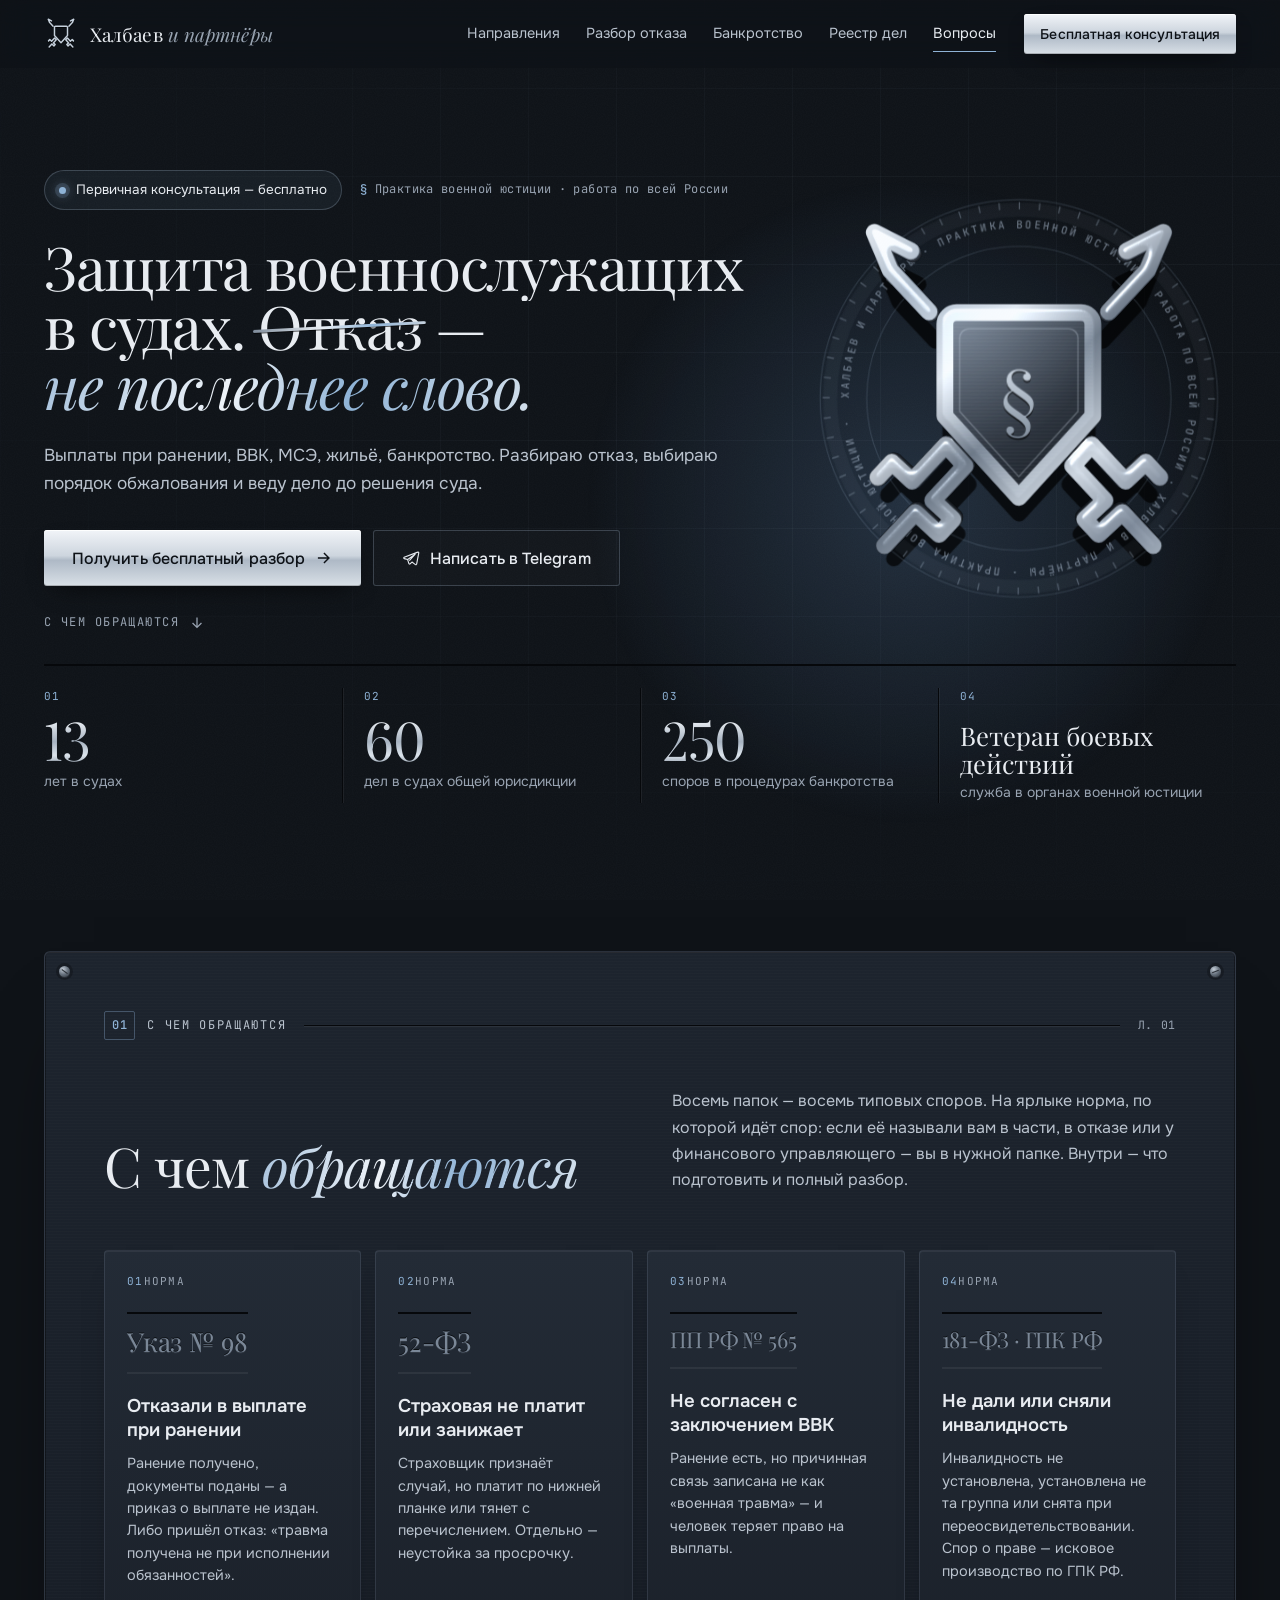
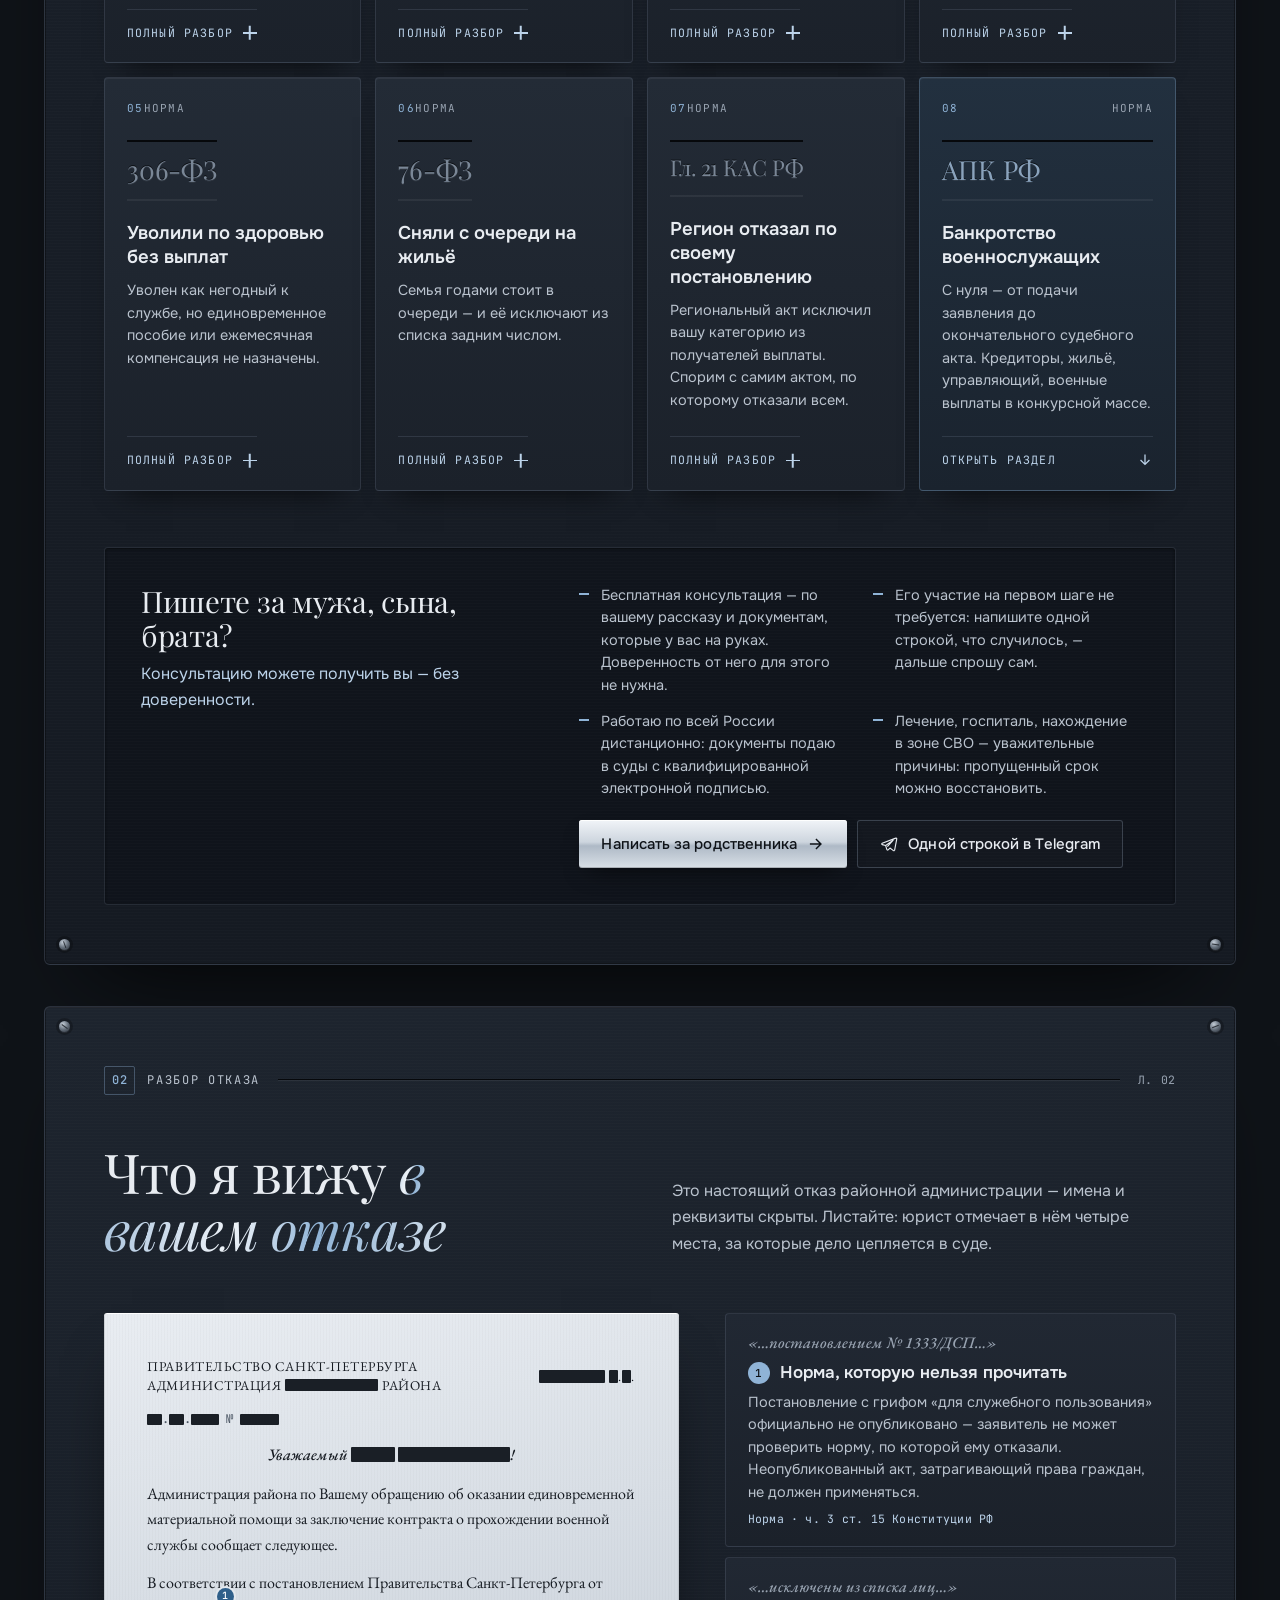
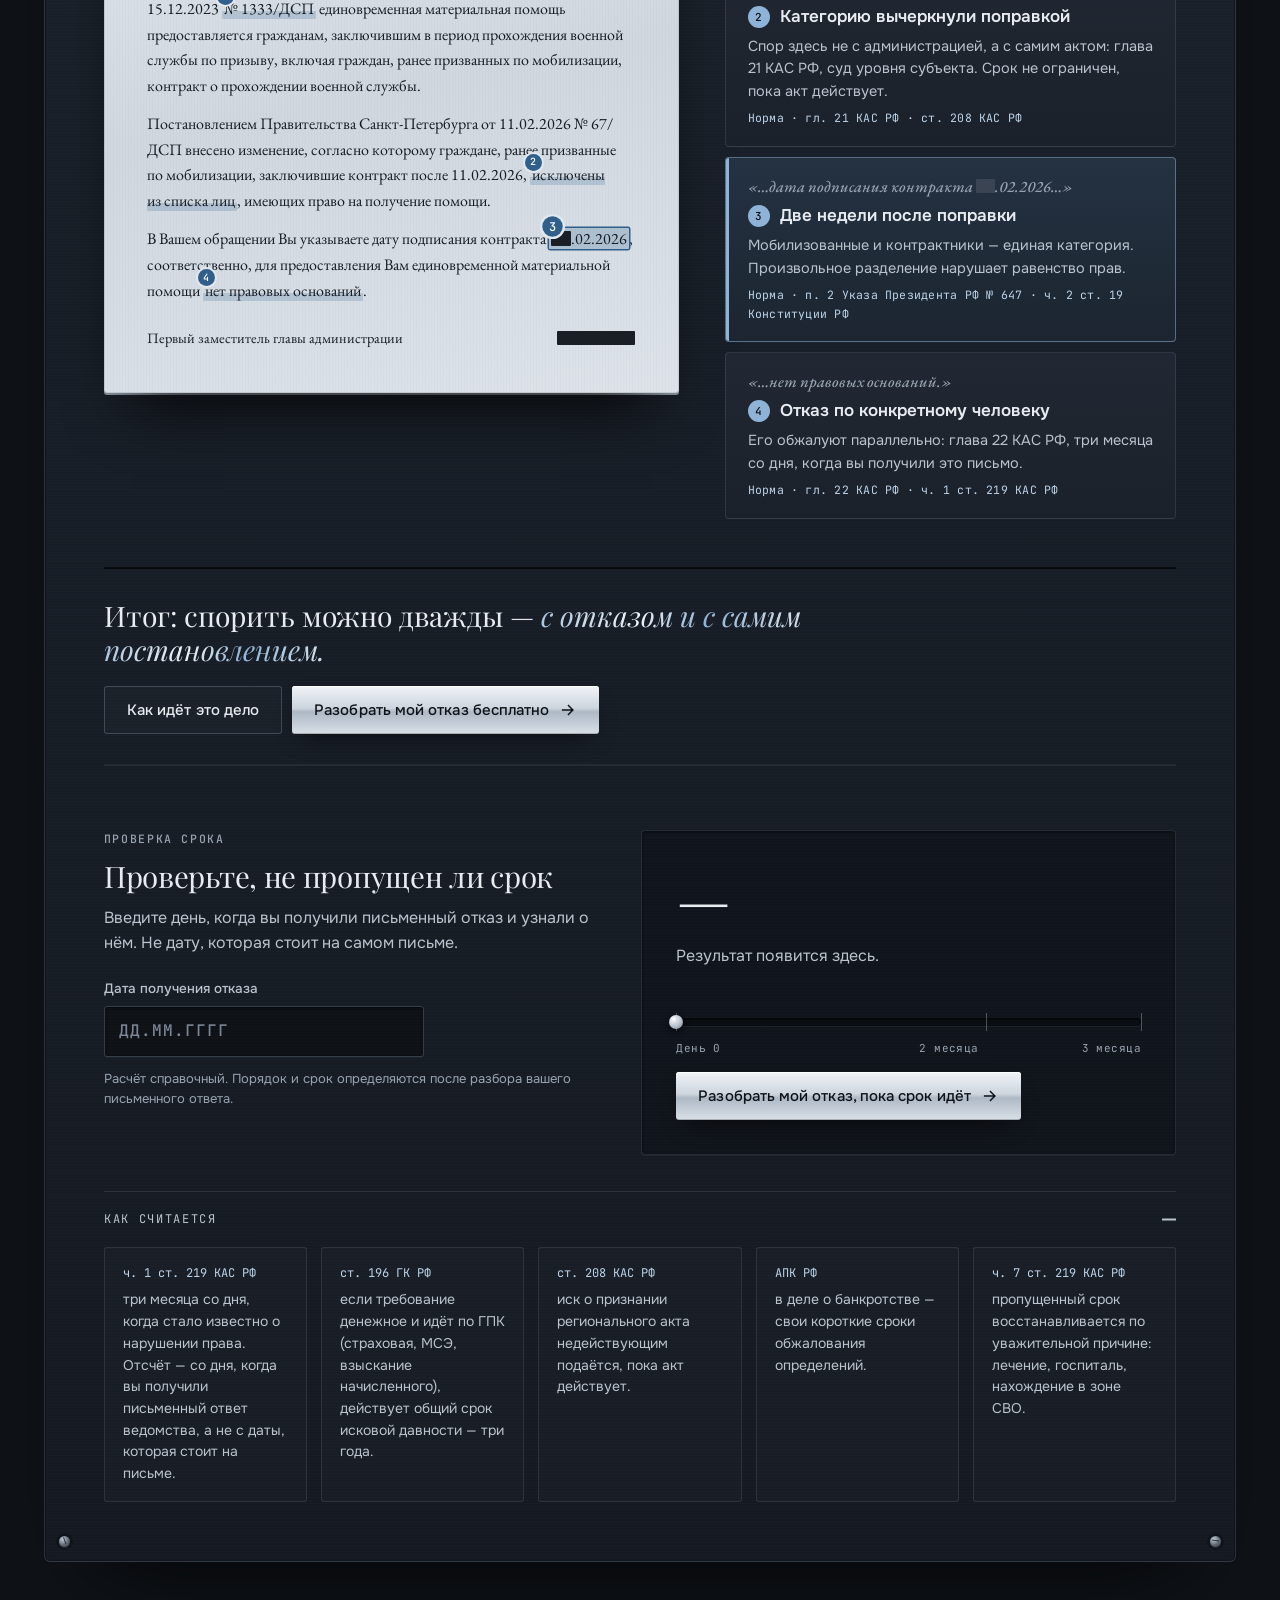
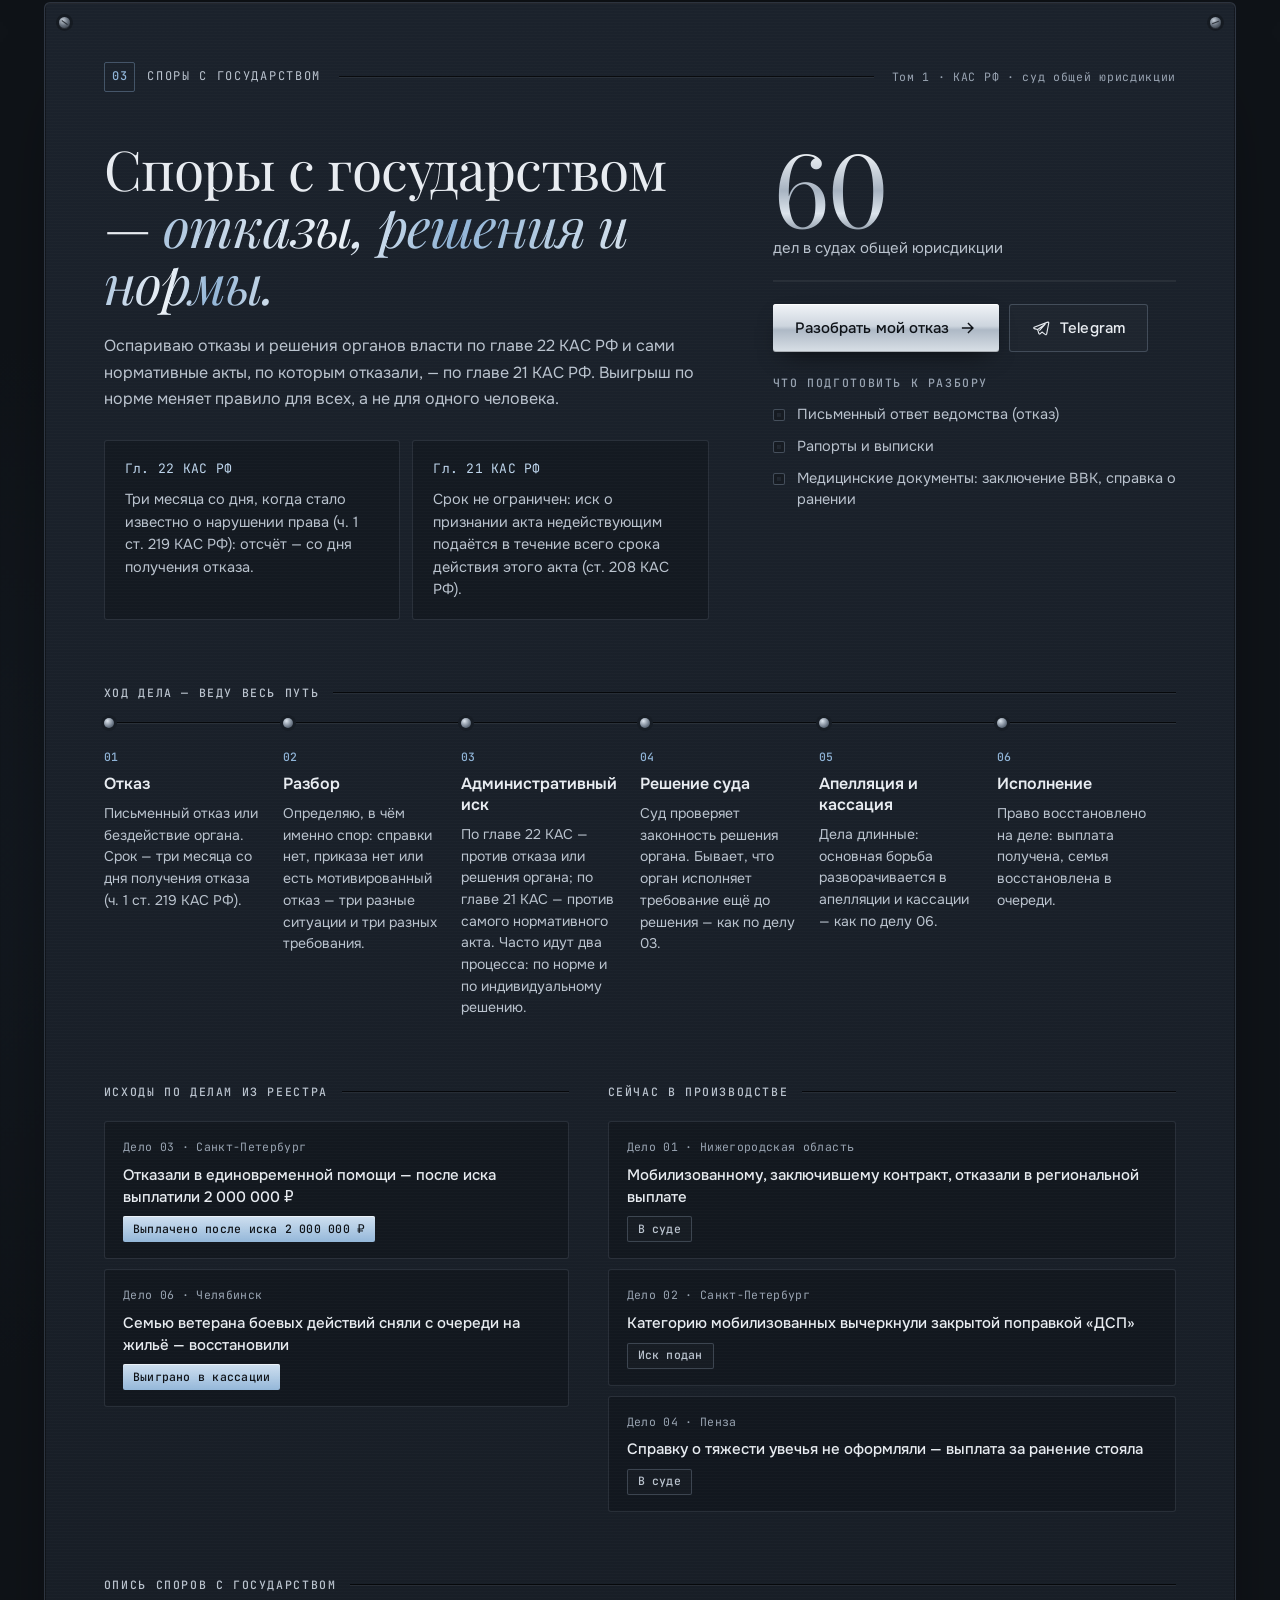
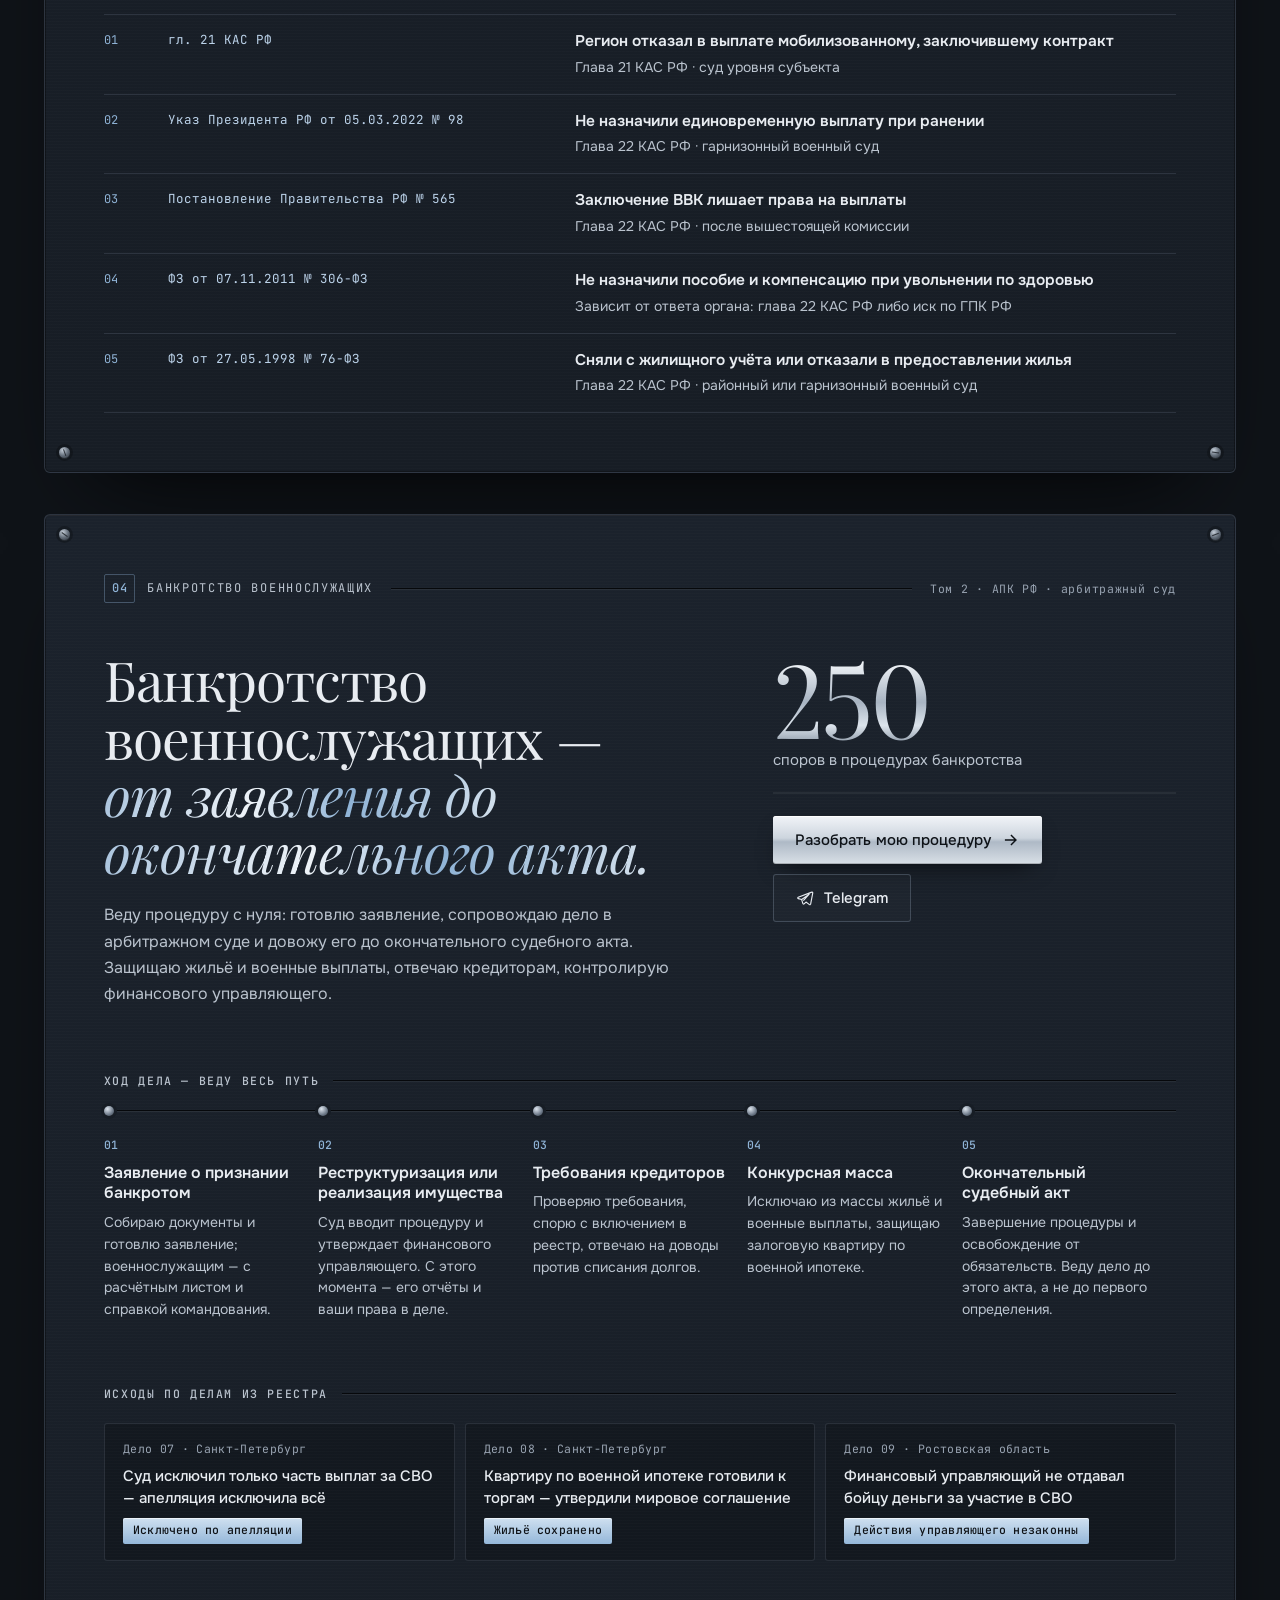
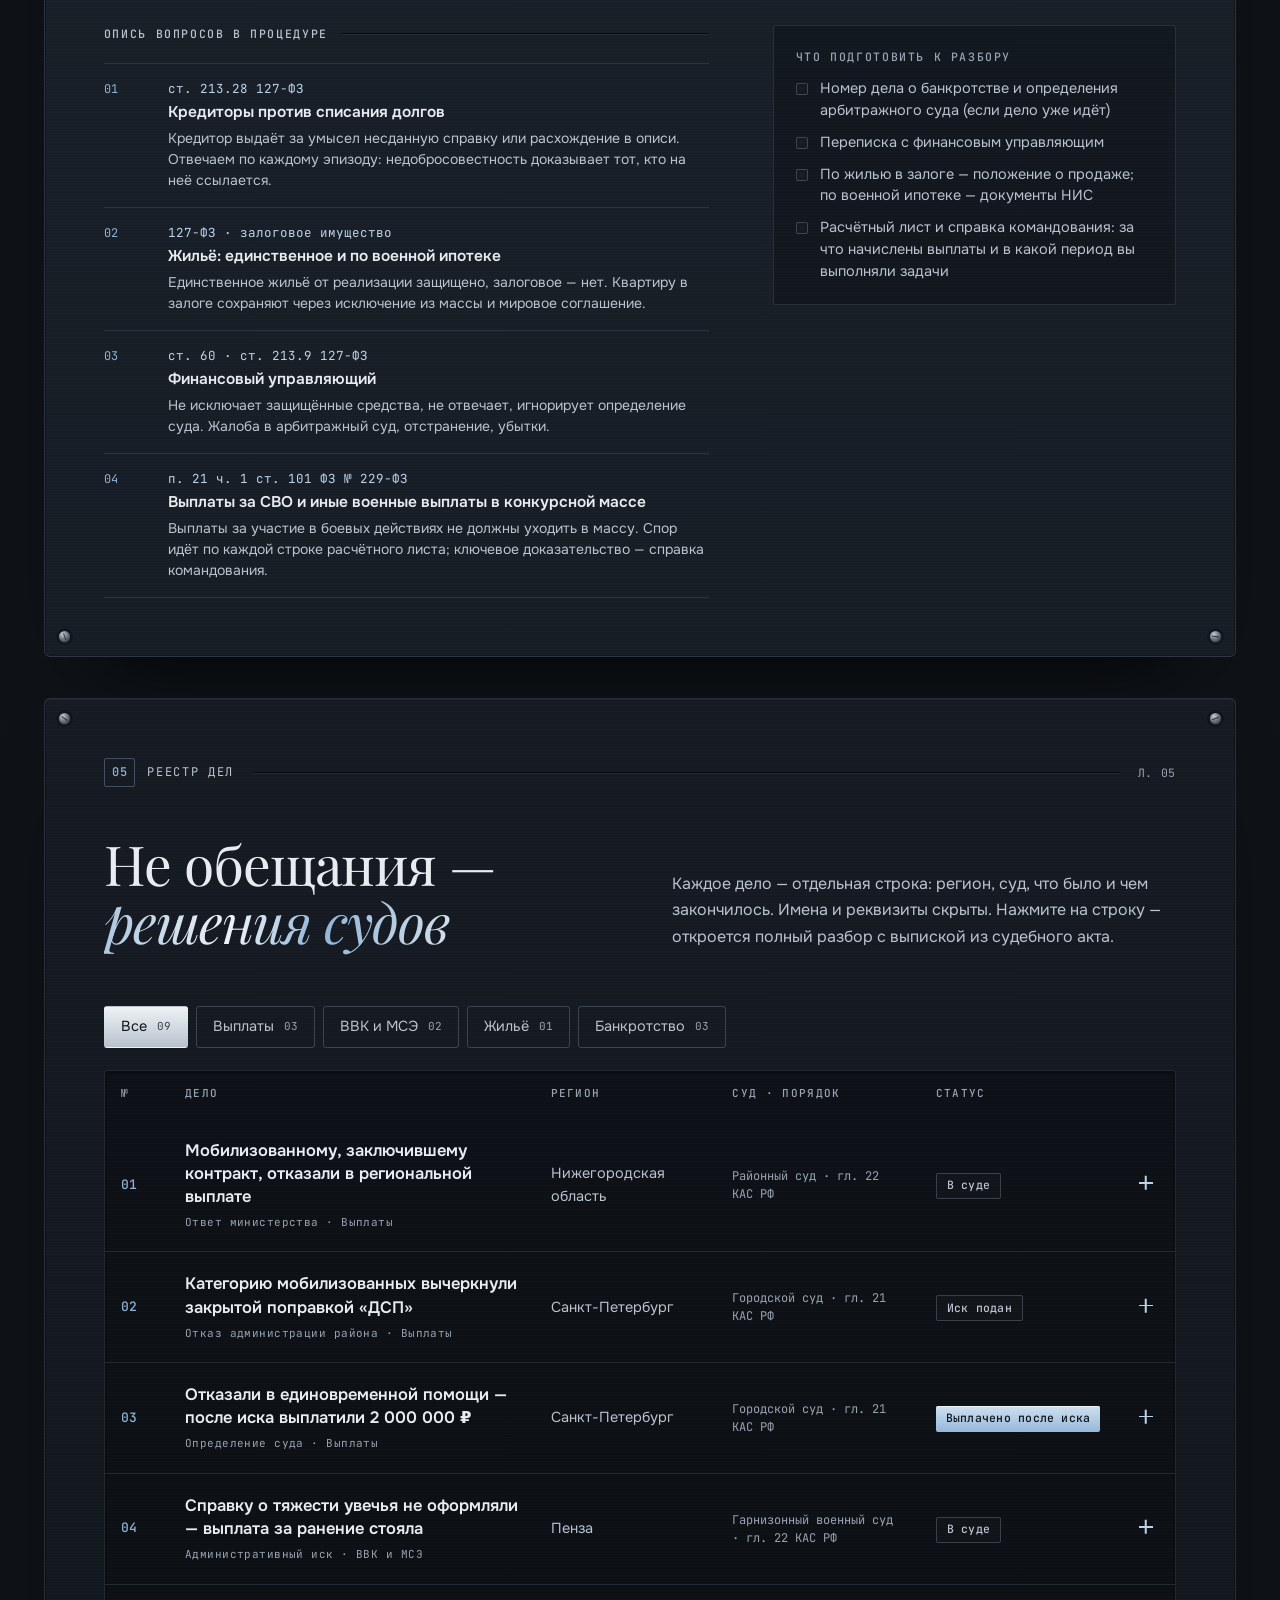
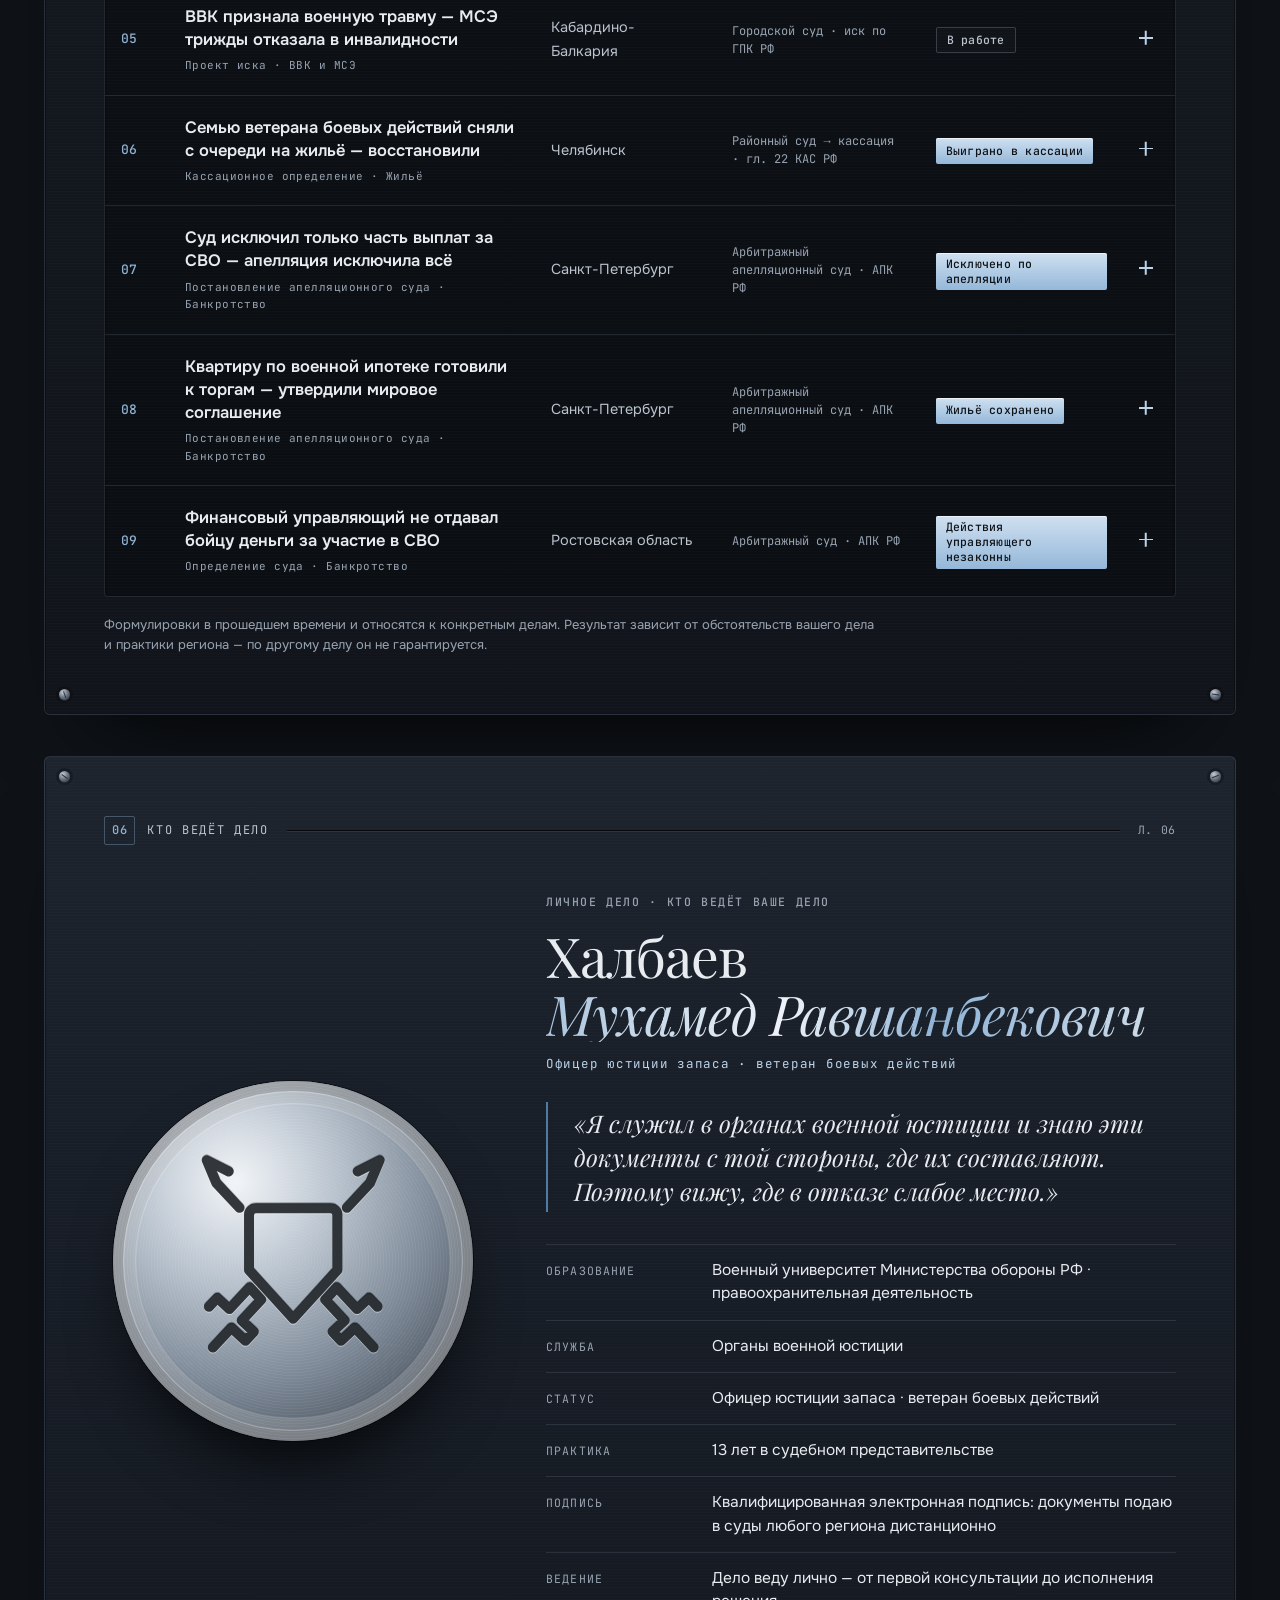
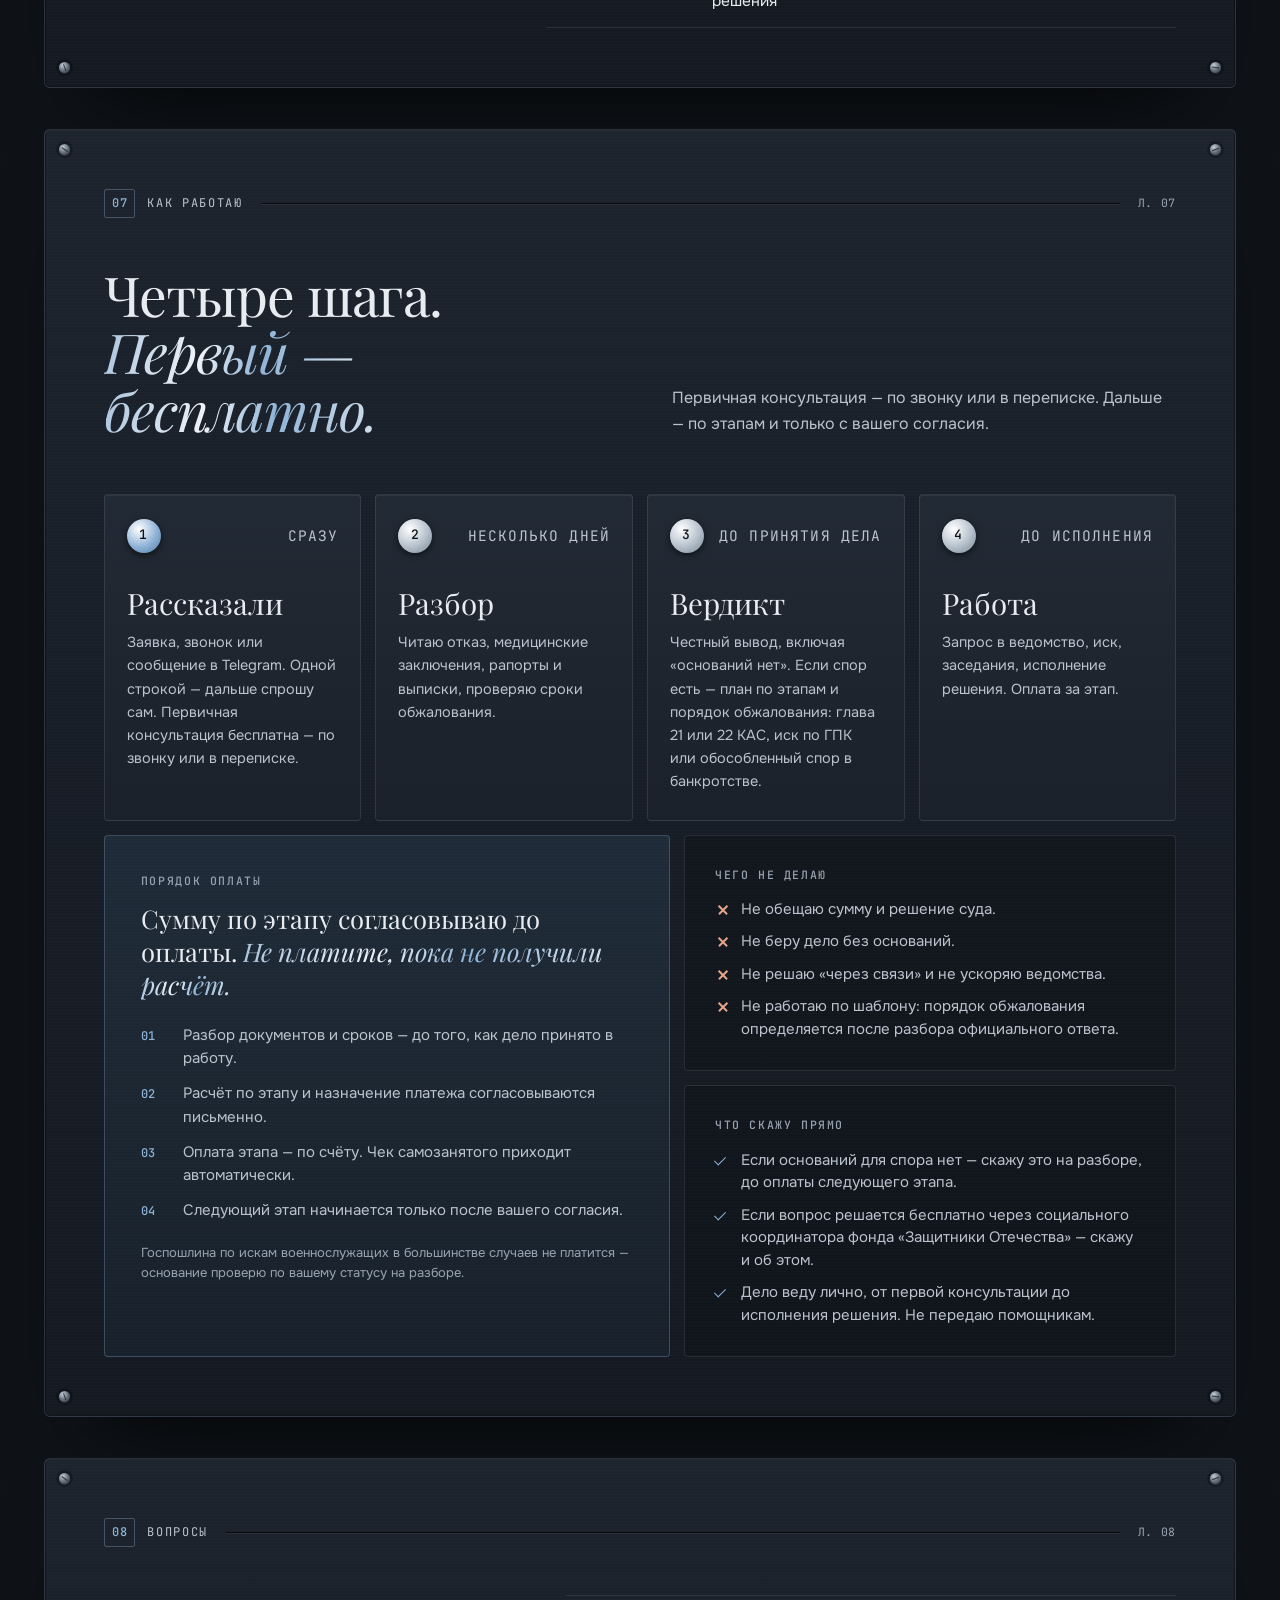
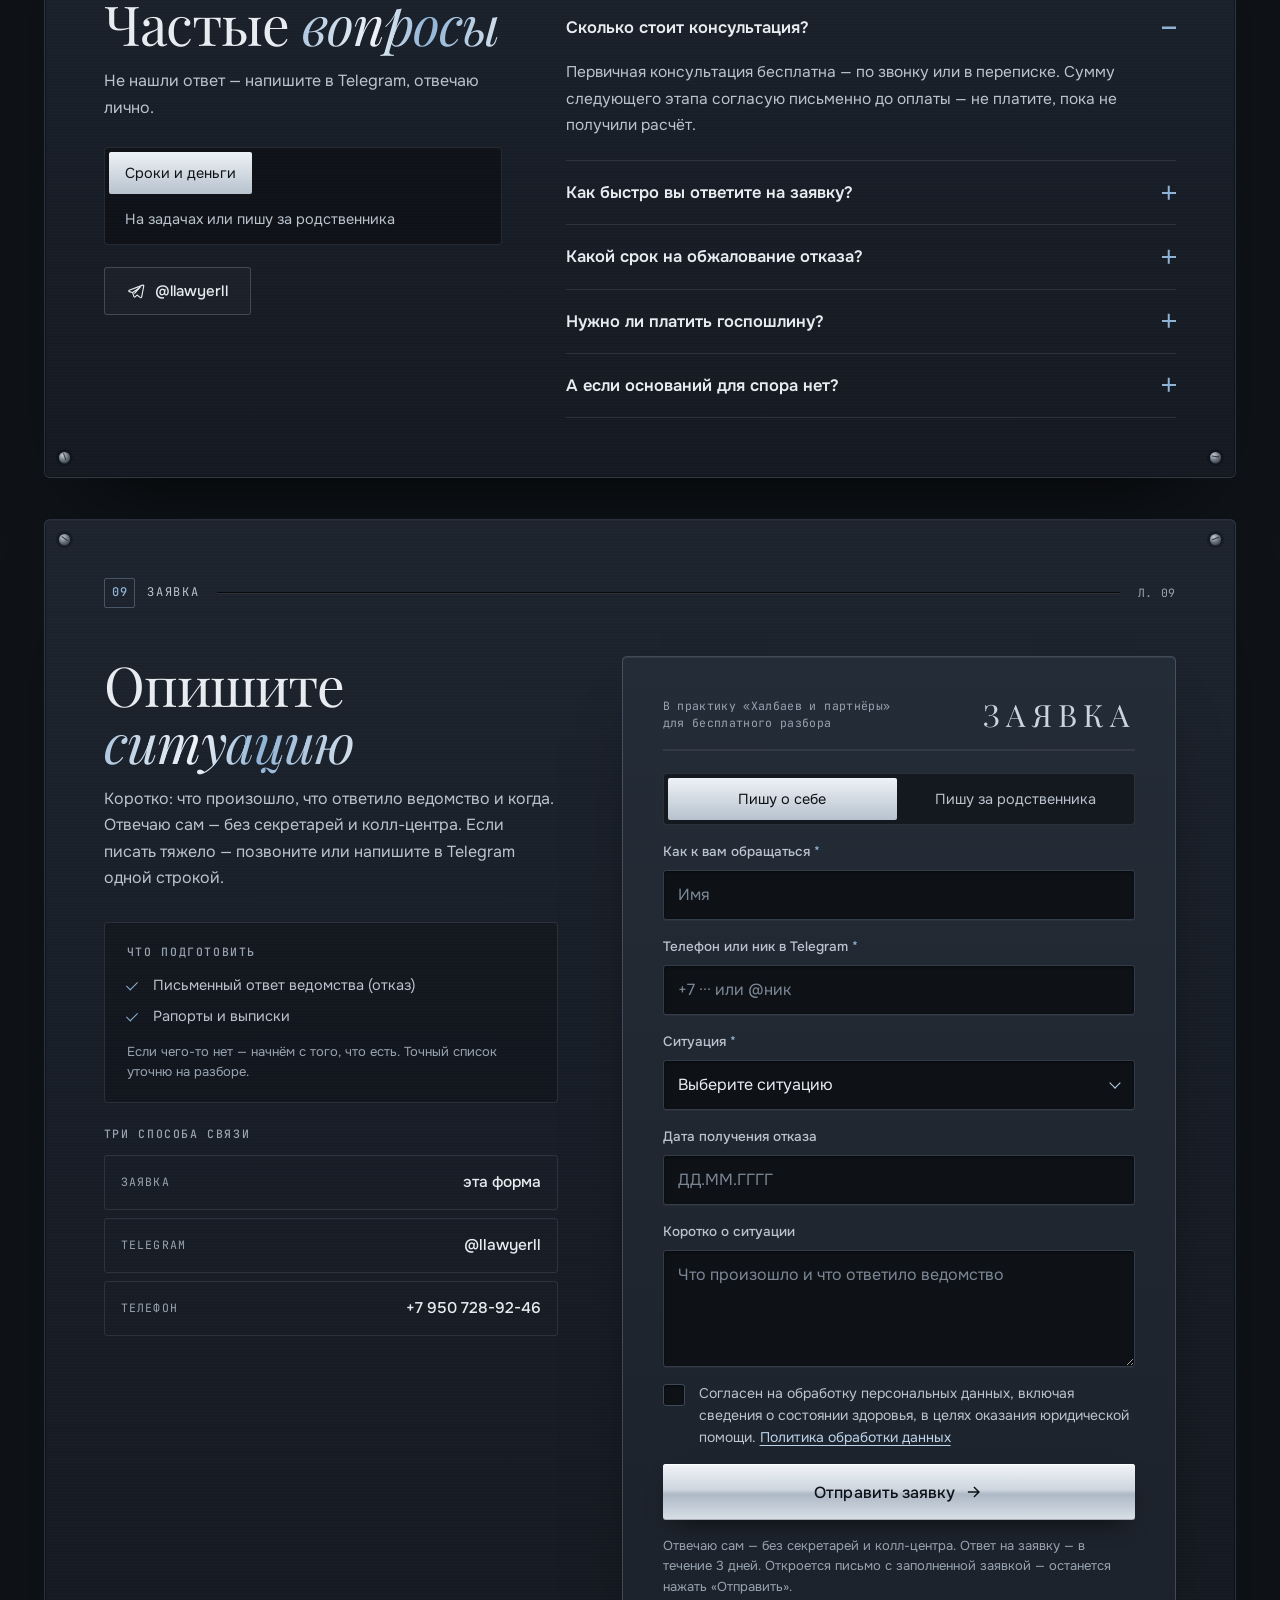
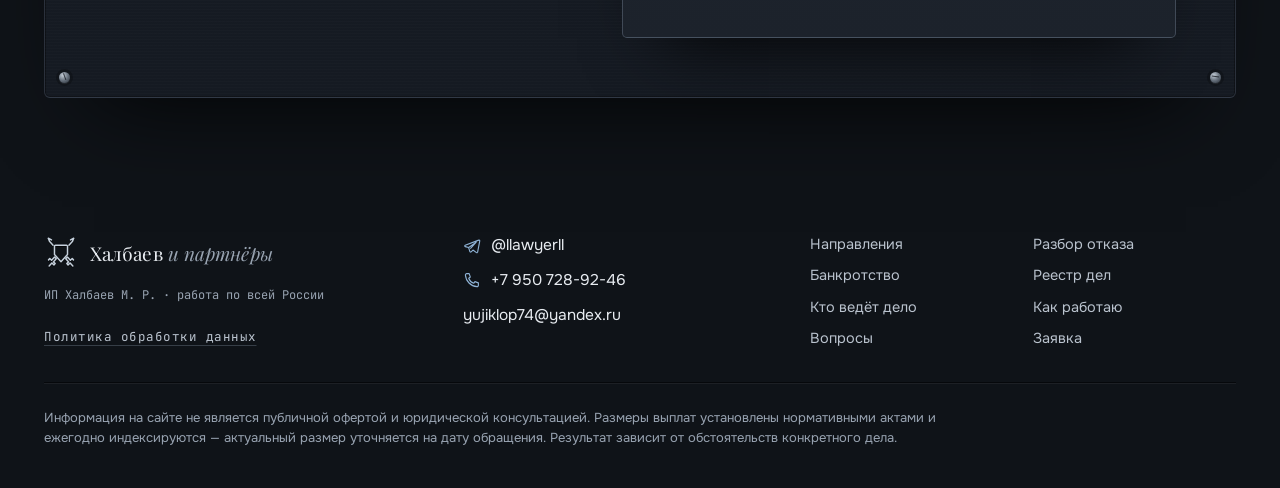
<file: variants/stal/index.html>
<!doctype html>
<html lang="ru">
<head>
<meta charset="utf-8">
<meta name="viewport" content="width=device-width,initial-scale=1,viewport-fit=cover">
<title>Халбаев и партнёры — вариант «Сталь»</title>
<meta name="description" content="Юрист по спорам военнослужащих: выплаты при ранении, ВВК, МСЭ, жильё, банкротство. Разбор отказа, обжалование и ведение дела до решения суда. Работа по всей России. Первичная консультация бесплатно.">
<meta name="robots" content="noindex">
<meta name="theme-color" content="#0F1318">
<meta name="color-scheme" content="dark">
<link rel="icon" href="data:image/svg+xml,%3Csvg xmlns=%27http://www.w3.org/2000/svg%27 viewBox=%270 0 120 120%27%3E%3Crect width=%27120%27 height=%27120%27 rx=%2716%27 fill=%27%230F1318%27/%3E%3Cg fill=%27none%27 stroke=%27%23C5D0DC%27 stroke-width=%277%27 stroke-linejoin=%27round%27 stroke-linecap=%27round%27%3E%3Cpath d=%27M103.89,84.26 L99.53,79.58 L93.24,85.45 L82.7,74.15 L76.76,80.68 L86.8,91.45 L80.51,97.31 L84.88,102 L92.19,95.18 L101.83,105.52%27/%3E%3Cpath d=%27M16.11,84.26 L20.47,79.58 L26.76,85.45 L37.3,74.15 L43.24,80.68 L33.2,91.45 L39.49,97.31 L35.12,102 L27.81,95.18 L18.17,105.52%27/%3E%3Cpath d=%27M26.4,13.78 L15,8 L19.97,19.78 L32.04,32.72%27/%3E%3Cpath d=%27M93.6,13.78 L105,8 L100.03,19.78 L87.96,32.72%27/%3E%3Cpath d=%27M40.6,33 H79.4 A3.6,3.6 0 0 1 83,36.6 V65.2 L60,90.5 L37,65.2 V36.6 A3.6,3.6 0 0 1 40.6,33 Z%27/%3E%3C/g%3E%3C/svg%3E">
<script>(function(d){d.classList.add('js');try{if(matchMedia('(prefers-reduced-motion: reduce)').matches)d.classList.add('rm')}catch(e){}})(document.documentElement);</script>
<link rel="preload" href="../../assets/fonts/playfair-display-normal-400-8ca4d9dd.woff2" as="font" type="font/woff2" crossorigin>
<link rel="preload" href="../../assets/fonts/onest-normal-400-7cd00173.woff2" as="font" type="font/woff2" crossorigin>
<link rel="stylesheet" href="style.css">
</head>
<body>

<!-- Знак: геометрия логотипа основного сайта (viewBox 120) -->
<svg width="0" height="0" style="position:absolute" aria-hidden="true" focusable="false">
 <defs>
  <symbol id="mark" viewBox="0 0 120 120"><g fill="none" stroke="currentColor" stroke-width="5.2" stroke-linejoin="round" stroke-linecap="round"><path d="M103.89,84.26 L99.53,79.58 L93.24,85.45 L82.7,74.15 L76.76,80.68 L86.8,91.45 L80.51,97.31 L84.88,102 L92.19,95.18 L101.83,105.52"/><path d="M16.11,84.26 L20.47,79.58 L26.76,85.45 L37.3,74.15 L43.24,80.68 L33.2,91.45 L39.49,97.31 L35.12,102 L27.81,95.18 L18.17,105.52"/><path d="M26.4,13.78 L15,8 L19.97,19.78 L32.04,32.72"/><path d="M93.6,13.78 L105,8 L100.03,19.78 L87.96,32.72"/><path d="M40.6,33 H79.4 A3.6,3.6 0 0 1 83,36.6 V65.2 L60,90.5 L37,65.2 V36.6 A3.6,3.6 0 0 1 40.6,33 Z"/></g></symbol>
  <symbol id="i-tg" viewBox="0 0 24 24"><path d="M21 4.2 2.9 11.1c-.8.3-.8 1.5.1 1.7l4.5 1.3 1.7 5.3c.2.7 1.1.9 1.6.4l2.5-2.4 4.6 3.4c.6.4 1.4.1 1.6-.6L22.3 5.4c.2-.8-.6-1.5-1.3-1.2Z M7.6 14.1l10-7.3-7.8 8.6" fill="none" stroke="currentColor" stroke-width="1.5" stroke-linejoin="round"/></symbol>
  <symbol id="i-ph" viewBox="0 0 24 24"><path d="M5 3.5h3.2l1.6 4.6-2.2 1.5a11 11 0 0 0 6.8 6.8l1.5-2.2 4.6 1.6V19a1.8 1.8 0 0 1-1.9 1.8A16.6 16.6 0 0 1 3.2 5.4 1.8 1.8 0 0 1 5 3.5Z" fill="none" stroke="currentColor" stroke-width="1.5" stroke-linejoin="round"/></symbol>
  <symbol id="i-ar" viewBox="0 0 20 20"><path d="M4 10h11M10.5 5l5 5-5 5" fill="none" stroke="currentColor" stroke-width="1.6" stroke-linecap="square"/></symbol>
  <symbol id="i-dn" viewBox="0 0 20 20"><path d="M10 4v11M5 10.5l5 5 5-5" fill="none" stroke="currentColor" stroke-width="1.6" stroke-linecap="square"/></symbol>
  <symbol id="i-x" viewBox="0 0 20 20"><path d="M4.5 4.5l11 11M15.5 4.5l-11 11" fill="none" stroke="currentColor" stroke-width="1.6"/></symbol>
 </defs>
</svg>

<a class="skip" href="#main">К содержанию</a>

<header class="hdr" id="hdr">
 <div class="hdr-in wrap">
  <a class="logo" href="#top" aria-label="Халбаев и партнёры — наверх"><svg class="logo-m" aria-hidden="true"><use href="#mark"/></svg><span class="logo-w">Халбаев <em>и партнёры</em></span></a>
  <nav class="nav" aria-label="Разделы">
   <a href="#napravleniya">Направления</a>
   <a href="#otkaz">Разбор отказа</a>
   <a href="#bankrot">Банкротство</a>
   <a href="#reestr">Реестр дел</a>
   <a href="#voprosy">Вопросы</a>
  </nav>
  <a class="btn btn-steel btn-sm hdr-cta" href="#zayavka"><span>Бесплатная консультация</span></a>
  <button class="burger" id="burger" type="button" aria-label="Меню" aria-expanded="false" aria-controls="menu"><i></i><i></i></button>
 </div>
 <i class="hdr-line" aria-hidden="true"></i>
</header>

<div class="menu" id="menu" hidden>
 <nav class="menu-in wrap" aria-label="Меню">
  <a href="#napravleniya"><span class="mono">01</span>С чем обращаются</a>
  <a href="#otkaz"><span class="mono">02</span>Разбор отказа</a>
  <a href="#srok"><span class="mono">·</span>Проверка срока</a>
  <a href="#tom1"><span class="mono">03</span>Споры с государством · том 1</a>
  <a href="#bankrot"><span class="mono">04</span>Банкротство военнослужащих · том 2</a>
  <a href="#reestr"><span class="mono">05</span>Реестр дел</a>
  <a href="#kto"><span class="mono">06</span>Кто ведёт дело</a>
  <a href="#kak"><span class="mono">07</span>Как работаю и оплата</a>
  <a href="#voprosy"><span class="mono">08</span>Вопросы</a>
  <a href="#zayavka"><span class="mono">09</span>Заявка</a>
 </nav>
 <div class="menu-c wrap">
  <a class="btn btn-steel" href="https://t.me/llawyerll" target="_blank" rel="noopener"><svg aria-hidden="true"><use href="#i-tg"/></svg><span>Написать в Telegram</span></a>
  <a class="btn btn-line" href="tel:+79507289246"><svg aria-hidden="true"><use href="#i-ph"/></svg><span>+7 950 728-92-46</span></a>
 </div>
</div>

<main id="main">

<!-- ═════════ ПЕРВЫЙ ЭКРАН ═════════ -->
<section class="hero" id="top" aria-label="Первый экран">
 <div class="hero-bg" aria-hidden="true"><i class="hb-glow"></i><i class="hb-grid"></i></div>
 <div class="wrap hero-in">
  <div class="hero-copy">
   <div class="meta">
    <span class="pill"><i class="dot" aria-hidden="true"></i>Первичная консультация — бесплатно</span>
    <span class="mono meta-m"><b>§</b> Практика военной юстиции · работа по всей России</span>
   </div>
   <h1 class="h1"><span class="h1-l"><span>Защита военнослужащих</span></span> <span class="h1-l"><span>в&nbsp;судах. <span class="strike">Отказ<i aria-hidden="true"></i></span>&nbsp;—</span></span> <span class="h1-l"><span><em>не последнее слово.</em></span></span></h1>
   <p class="lead">Выплаты при ранении, ВВК, МСЭ, жильё, банкротство. Разбираю отказ, выбираю порядок обжалования и&nbsp;веду дело до&nbsp;решения суда.</p>
   <div class="cta-row">
    <a class="btn btn-steel btn-lg" href="#zayavka"><span>Получить бесплатный разбор</span><svg aria-hidden="true"><use href="#i-ar"/></svg></a>
    <a class="btn btn-line btn-lg" href="https://t.me/llawyerll" target="_blank" rel="noopener"><svg aria-hidden="true"><use href="#i-tg"/></svg><span>Написать в Telegram</span></a>
   </div>
   <a class="jump mono" href="#napravleniya"><span>С чем обращаются</span><svg aria-hidden="true"><use href="#i-dn"/></svg></a>
  </div>

  <div class="hero-emb">
   <div class="emb" id="emb" aria-hidden="true">
    <div class="emb-rig" id="embRig">
     <svg class="emb-bezel" viewBox="0 0 400 400">
      <defs><path id="ringPath" d="M200,200 m-168,0 a168,168 0 1,1 336,0 a168,168 0 1,1 -336,0"/></defs>
      <circle cx="200" cy="200" r="196" class="bz-l"/>
      <circle cx="200" cy="200" r="186" class="bz-l2"/>
      <circle cx="200" cy="200" r="150" class="bz-l"/>
      <circle cx="200" cy="200" r="190" class="bz-t" pathLength="360"/>
      <g class="bz-rot"><text class="bz-txt"><textPath href="#ringPath" startOffset="0">ХАЛБАЕВ И ПАРТНЁРЫ · ПРАКТИКА ВОЕННОЙ ЮСТИЦИИ · РАБОТА ПО ВСЕЙ РОССИИ · ХАЛБАЕВ И ПАРТНЁРЫ · ПРАКТИКА ВОЕННОЙ ЮСТИЦИИ ·</textPath></text></g>
     </svg>
     <i class="emb-shadow"></i>
     <i class="emb-d" style="--i:10"></i><i class="emb-d" style="--i:9"></i><i class="emb-d" style="--i:8"></i><i class="emb-d" style="--i:7"></i><i class="emb-d" style="--i:6"></i><i class="emb-d" style="--i:5"></i><i class="emb-d" style="--i:4"></i><i class="emb-d" style="--i:3"></i><i class="emb-d" style="--i:2"></i><i class="emb-d" style="--i:1"></i>
     <svg class="emb-face" viewBox="0 0 120 120">
      <defs>
       <linearGradient id="gSteel" gradientUnits="userSpaceOnUse" x1="10" y1="4" x2="112" y2="112">
        <stop offset="0" stop-color="#F2F6FA"/><stop offset=".18" stop-color="#9DA9B7"/><stop offset=".36" stop-color="#E4EAF1"/><stop offset=".52" stop-color="#6E7A89"/><stop offset=".7" stop-color="#CDD6E0"/><stop offset=".86" stop-color="#7C8898"/><stop offset="1" stop-color="#B7C2CE"/>
       </linearGradient>
       <linearGradient id="gPlate" gradientUnits="userSpaceOnUse" x1="37" y1="33" x2="83" y2="90">
        <stop offset="0" stop-color="#3A4452"/><stop offset=".55" stop-color="#202731"/><stop offset="1" stop-color="#12171D"/>
       </linearGradient>
       <linearGradient id="gSign" x1="0" y1="0" x2="0" y2="1"><stop offset="0" stop-color="#DDE5EE"/><stop offset="1" stop-color="#7F8C9B"/></linearGradient>
       <pattern id="gHair" width="4" height="1.1" patternUnits="userSpaceOnUse"><rect width="4" height=".32" fill="#fff" fill-opacity=".05"/></pattern>
       <clipPath id="cShield"><path d="M40.6,33 H79.4 A3.6,3.6 0 0 1 83,36.6 V65.2 L60,90.5 L37,65.2 V36.6 A3.6,3.6 0 0 1 40.6,33 Z"/></clipPath>
       <filter id="fBevel" x="-12%" y="-12%" width="124%" height="124%" color-interpolation-filters="sRGB">
        <feGaussianBlur in="SourceAlpha" stdDeviation=".9" result="b"/>
        <feSpecularLighting in="b" surfaceScale="3.2" specularConstant="1" specularExponent="20" lighting-color="#EAF2FA" result="s"><fePointLight x="22" y="-18" z="64"/></feSpecularLighting>
        <feComposite in="s" in2="SourceAlpha" operator="in" result="si"/>
        <feComposite in="SourceGraphic" in2="si" operator="arithmetic" k1="0" k2="1" k3=".8" k4="0"/>
       </filter>
      </defs>
      <g filter="url(#fBevel)">
       <path d="M40.6,33 H79.4 A3.6,3.6 0 0 1 83,36.6 V65.2 L60,90.5 L37,65.2 V36.6 A3.6,3.6 0 0 1 40.6,33 Z" fill="url(#gPlate)"/>
       <g fill="none" stroke="url(#gSteel)" stroke-width="5.2" stroke-linejoin="round" stroke-linecap="round">
        <path d="M103.89,84.26 L99.53,79.58 L93.24,85.45 L82.7,74.15 L76.76,80.68 L86.8,91.45 L80.51,97.31 L84.88,102 L92.19,95.18 L101.83,105.52"/>
        <path d="M16.11,84.26 L20.47,79.58 L26.76,85.45 L37.3,74.15 L43.24,80.68 L33.2,91.45 L39.49,97.31 L35.12,102 L27.81,95.18 L18.17,105.52"/>
        <path d="M26.4,13.78 L15,8 L19.97,19.78 L32.04,32.72"/>
        <path d="M93.6,13.78 L105,8 L100.03,19.78 L87.96,32.72"/>
        <path d="M40.6,33 H79.4 A3.6,3.6 0 0 1 83,36.6 V65.2 L60,90.5 L37,65.2 V36.6 A3.6,3.6 0 0 1 40.6,33 Z"/>
       </g>
      </g>
      <g clip-path="url(#cShield)"><rect x="34" y="30" width="52" height="64" fill="url(#gHair)"/></g>
      <path d="M40.6,33 H79.4 A3.6,3.6 0 0 1 83,36.6 V65.2 L60,90.5 L37,65.2 V36.6 A3.6,3.6 0 0 1 40.6,33 Z" transform="translate(60 58) scale(.8) translate(-60 -58)" fill="none" stroke="#C9D4E0" stroke-opacity=".3" stroke-width=".55"/>
      <text x="60" y="68.4" text-anchor="middle" class="emb-sign emb-sign-sh">§</text>
      <text x="60" y="67.8" text-anchor="middle" class="emb-sign" fill="url(#gSign)">§</text>
     </svg>
     <i class="emb-sheen"><i></i></i>
    </div>
   </div>
  </div>

  <ul class="facts" aria-label="Цифры практики">
   <li class="fact"><span class="fx mono">01</span><span class="num"><span data-count="13">13</span></span><span class="fl">лет в судах</span></li>
   <li class="fact"><span class="fx mono">02</span><span class="num"><span data-count="60">60</span></span><span class="fl">дел в судах общей юрисдикции</span></li>
   <li class="fact"><span class="fx mono">03</span><span class="num"><span data-count="250">250</span></span><span class="fl">споров в процедурах банкротства</span></li>
   <li class="fact fact-w"><span class="fx mono">04</span><span class="big">Ветеран боевых действий</span><span class="fl">служба в органах военной юстиции</span></li>
  </ul>
 </div>
</section>

<!-- ═════════ 01 НАПРАВЛЕНИЯ ═════════ -->
<section class="sec" id="napravleniya" aria-labelledby="h-dir">
 <div class="wrap">
  <div class="plate rv">
   <span class="screws" aria-hidden="true"><i></i><i></i><i></i><i></i></span>
   <div class="sh"><p class="sh-k mono"><b>01</b>С чем обращаются</p><i class="sh-rule" aria-hidden="true"></i><p class="sh-n mono" aria-hidden="true">Л. 01</p></div>
   <div class="sec-head">
    <h2 class="h2" id="h-dir">С чем <em>обращаются</em></h2>
    <p class="lead-s">Восемь папок — восемь типовых споров. На ярлыке норма, по которой идёт спор: если её называли вам в части, в отказе или у финансового управляющего — вы в нужной папке. Внутри — что подготовить и полный разбор.</p>
   </div>
   <ol class="dgrid">
    <li class="dc rv" style="--d:0"><button class="dc-b" type="button" data-cat="1" aria-label="Отказали в выплате при ранении · Указ № 98 — полный разбор"><span class="dc-top"><span class="mono dc-i">01</span><span class="mono dc-k">Норма</span></span><span class="dc-norm" aria-hidden="true">Указ № 98</span><span class="dc-t">Отказали в выплате при ранении</span><span class="dc-s">Ранение получено, документы поданы — а приказ о выплате не издан. Либо пришёл отказ: «травма получена не при исполнении обязанностей».</span><span class="dc-go mono"><span>Полный разбор</span><i class="pm" aria-hidden="true"></i></span></button></li>
    <li class="dc rv" style="--d:1"><button class="dc-b" type="button" data-cat="2" aria-label="Страховая не платит или занижает · 52-ФЗ — полный разбор"><span class="dc-top"><span class="mono dc-i">02</span><span class="mono dc-k">Норма</span></span><span class="dc-norm" aria-hidden="true">52-ФЗ</span><span class="dc-t">Страховая не платит или занижает</span><span class="dc-s">Страховщик признаёт случай, но платит по нижней планке или тянет с перечислением. Отдельно — неустойка за просрочку.</span><span class="dc-go mono"><span>Полный разбор</span><i class="pm" aria-hidden="true"></i></span></button></li>
    <li class="dc rv" style="--d:2"><button class="dc-b" type="button" data-cat="3" aria-label="Не согласен с заключением ВВК · ПП РФ № 565 — полный разбор"><span class="dc-top"><span class="mono dc-i">03</span><span class="mono dc-k">Норма</span></span><span class="dc-norm sm" aria-hidden="true">ПП РФ № 565</span><span class="dc-t">Не согласен с заключением ВВК</span><span class="dc-s">Ранение есть, но причинная связь записана не как «военная травма» — и человек теряет право на выплаты.</span><span class="dc-go mono"><span>Полный разбор</span><i class="pm" aria-hidden="true"></i></span></button></li>
    <li class="dc rv" style="--d:3"><button class="dc-b" type="button" data-cat="5" aria-label="Не дали или сняли инвалидность · 181-ФЗ · ГПК РФ — полный разбор"><span class="dc-top"><span class="mono dc-i">04</span><span class="mono dc-k">Норма</span></span><span class="dc-norm sm" aria-hidden="true">181-ФЗ · ГПК РФ</span><span class="dc-t">Не дали или сняли инвалидность</span><span class="dc-s">Инвалидность не установлена, установлена не та группа или снята при переосвидетельствовании. Спор о праве — исковое производство по ГПК РФ.</span><span class="dc-go mono"><span>Полный разбор</span><i class="pm" aria-hidden="true"></i></span></button></li>
    <li class="dc rv" style="--d:0"><button class="dc-b" type="button" data-cat="4" aria-label="Уволили по здоровью без выплат · 306-ФЗ — полный разбор"><span class="dc-top"><span class="mono dc-i">05</span><span class="mono dc-k">Норма</span></span><span class="dc-norm" aria-hidden="true">306-ФЗ</span><span class="dc-t">Уволили по здоровью без выплат</span><span class="dc-s">Уволен как негодный к службе, но единовременное пособие или ежемесячная компенсация не назначены.</span><span class="dc-go mono"><span>Полный разбор</span><i class="pm" aria-hidden="true"></i></span></button></li>
    <li class="dc rv" style="--d:1"><button class="dc-b" type="button" data-cat="6" aria-label="Сняли с очереди на жильё · 76-ФЗ — полный разбор"><span class="dc-top"><span class="mono dc-i">06</span><span class="mono dc-k">Норма</span></span><span class="dc-norm" aria-hidden="true">76-ФЗ</span><span class="dc-t">Сняли с очереди на жильё</span><span class="dc-s">Семья годами стоит в очереди — и её исключают из списка задним числом.</span><span class="dc-go mono"><span>Полный разбор</span><i class="pm" aria-hidden="true"></i></span></button></li>
    <li class="dc rv" style="--d:2"><button class="dc-b" type="button" data-cat="0" aria-label="Регион отказал по своему постановлению · Гл. 21 КАС РФ — полный разбор"><span class="dc-top"><span class="mono dc-i">07</span><span class="mono dc-k">Норма</span></span><span class="dc-norm sm" aria-hidden="true">Гл. 21 КАС РФ</span><span class="dc-t">Регион отказал по своему постановлению</span><span class="dc-s">Региональный акт исключил вашу категорию из получателей выплаты. Спорим с самим актом, по которому отказали всем.</span><span class="dc-go mono"><span>Полный разбор</span><i class="pm" aria-hidden="true"></i></span></button></li>
    <li class="dc dc-bank rv" style="--d:3"><a class="dc-b" href="#bankrot"><span class="dc-top"><span class="mono dc-i">08</span><span class="mono dc-k">Норма</span></span><span class="dc-norm" aria-hidden="true">АПК РФ</span><span class="dc-t">Банкротство военнослужащих</span><span class="dc-s">С нуля — от подачи заявления до окончательного судебного акта. Кредиторы, жильё, управляющий, военные выплаты в конкурсной массе.</span><span class="dc-go mono"><span>Открыть раздел</span><svg aria-hidden="true"><use href="#i-dn"/></svg></span></a></li>
   </ol>

   <div class="fam rv">
    <div class="fam-h">
     <p class="h3">Пишете за мужа, сына, брата?</p>
     <p class="fam-lead">Консультацию можете получить вы — без доверенности.</p>
    </div>
    <ul class="fam-l">
     <li>Бесплатная консультация — по вашему рассказу и документам, которые у вас на руках. Доверенность от него для этого не нужна.</li>
     <li>Его участие на первом шаге не требуется: напишите одной строкой, что случилось, — дальше спрошу сам.</li>
     <li>Работаю по всей России дистанционно: документы подаю в суды с квалифицированной электронной подписью.</li>
     <li>Лечение, госпиталь, нахождение в зоне СВО — уважительные причины: пропущенный срок можно восстановить.</li>
    </ul>
    <div class="btns">
     <a class="btn btn-steel" href="#zayavka" data-dir="8" data-who="family"><span>Написать за родственника</span><svg aria-hidden="true"><use href="#i-ar"/></svg></a>
     <a class="btn btn-line" href="https://t.me/llawyerll" target="_blank" rel="noopener"><svg aria-hidden="true"><use href="#i-tg"/></svg><span>Одной строкой в Telegram</span></a>
    </div>
   </div>
  </div>
 </div>
</section>

<!-- ═════════ 02 РАЗБОР ОТКАЗА ═════════ -->
<section class="sec" id="otkaz" aria-labelledby="h-otk">
 <div class="wrap">
  <div class="plate rv">
   <span class="screws" aria-hidden="true"><i></i><i></i><i></i><i></i></span>
   <div class="sh"><p class="sh-k mono"><b>02</b>Разбор отказа</p><i class="sh-rule" aria-hidden="true"></i><p class="sh-n mono" aria-hidden="true">Л. 02</p></div>
   <div class="sec-head">
    <h2 class="h2" id="h-otk">Что я вижу <em>в вашем отказе</em></h2>
    <p class="lead-s">Это настоящий отказ районной администрации — имена и реквизиты скрыты. Листайте: юрист отмечает в нём четыре места, за которые дело цепляется в суде.</p>
   </div>

   <div class="otk">
    <article class="doc letter rv" id="letter" aria-label="Обезличенный отказ администрации района">
     <div class="lt-head">
      <p>ПРАВИТЕЛЬСТВО САНКТ-ПЕТЕРБУРГА<br>АДМИНИСТРАЦИЯ <span class="rd" role="img" aria-label="скрыто" style="width:6.96em"></span> РАЙОНА</p>
      <p class="lt-to"><span class="rd" role="img" aria-label="скрыто" style="width:4.88em"></span> <span class="rd" role="img" aria-label="скрыто" style="width:.72em"></span>.<span class="rd" role="img" aria-label="скрыто" style="width:.72em"></span>.</p>
     </div>
     <p class="lt-no mono"><span class="rd" role="img" aria-label="скрыто" style="width:1.24em"></span>.<span class="rd" role="img" aria-label="скрыто" style="width:1.24em"></span>.<span class="rd" role="img" aria-label="скрыто" style="width:2.28em"></span> № <span class="rd" role="img" aria-label="скрыто" style="width:3.32em"></span></p>
     <p class="lt-c">Уважаемый <span class="rd" role="img" aria-label="скрыто" style="width:2.8em"></span> <span class="rd" role="img" aria-label="скрыто" style="width:6.96em"></span>!</p>
     <p>Администрация района по Вашему обращению об оказании единовременной материальной помощи за заключение контракта о прохождении военной службы сообщает следующее.</p>
     <p>В соответствии с постановлением Правительства Санкт-Петербурга от 15.12.2023 <mark class="mk" data-mk="1"><b class="mk-n mono" aria-hidden="true">1</b>№ 1333/ДСП</mark> единовременная материальная помощь предоставляется гражданам, заключившим в период прохождения военной службы по призыву, включая граждан, ранее призванных по мобилизации, контракт о прохождении военной службы.</p>
     <p>Постановлением Правительства Санкт-Петербурга от 11.02.2026 № 67/ДСП внесено изменение, согласно которому граждане, ранее призванные по мобилизации, заключившие контракт после 11.02.2026, <mark class="mk" data-mk="2"><b class="mk-n mono" aria-hidden="true">2</b>исключены из&nbsp;списка лиц</mark>, имеющих право на получение помощи.</p>
     <p>В Вашем обращении Вы указываете дату подписания контракта <mark class="mk" data-mk="3"><b class="mk-n mono" aria-hidden="true">3</b><span class="rd" role="img" aria-label="скрыто" style="width:1.24em"></span>.02.2026</mark>, соответственно, для предоставления Вам единовременной материальной помощи <mark class="mk" data-mk="4"><b class="mk-n mono" aria-hidden="true">4</b>нет правовых оснований</mark>.</p>
     <p class="lt-sign"><span>Первый заместитель главы администрации</span><span><span class="rd" role="img" aria-label="скрыто" style="width:5.4em"></span></span></p>
    </article>

    <ol class="notes" id="notes">
     <li><button type="button" class="note" data-note="1" aria-pressed="false"><span class="note-q">«…постановлением № 1333/ДСП…»</span><span class="note-h"><b class="mono">1</b>Норма, которую нельзя прочитать</span><span class="note-p">Постановление с грифом «для служебного пользования» официально не опубликовано — заявитель не может проверить норму, по которой ему отказали. Неопубликованный акт, затрагивающий права граждан, не должен применяться.</span><span class="note-n mono">Норма · ч. 3 ст. 15 Конституции РФ</span></button></li>
     <li><button type="button" class="note" data-note="2" aria-pressed="false"><span class="note-q">«…исключены из списка лиц…»</span><span class="note-h"><b class="mono">2</b>Категорию вычеркнули поправкой</span><span class="note-p">Спор здесь не с администрацией, а с самим актом: глава 21 КАС РФ, суд уровня субъекта. Срок не ограничен, пока акт действует.</span><span class="note-n mono">Норма · гл. 21 КАС РФ · ст. 208 КАС РФ</span></button></li>
     <li><button type="button" class="note" data-note="3" aria-pressed="false"><span class="note-q">«…дата подписания контракта <span class="rd" role="img" aria-label="скрыто" style="width:1.24em"></span>.02.2026…»</span><span class="note-h"><b class="mono">3</b>Две недели после поправки</span><span class="note-p">Мобилизованные и контрактники — единая категория. Произвольное разделение нарушает равенство прав.</span><span class="note-n mono">Норма · п. 2 Указа Президента РФ № 647 · ч. 2 ст. 19 Конституции РФ</span></button></li>
     <li><button type="button" class="note" data-note="4" aria-pressed="false"><span class="note-q">«…нет правовых оснований.»</span><span class="note-h"><b class="mono">4</b>Отказ по конкретному человеку</span><span class="note-p">Его обжалуют параллельно: глава 22 КАС РФ, три месяца со дня, когда вы получили это письмо.</span><span class="note-n mono">Норма · гл. 22 КАС РФ · ч. 1 ст. 219 КАС РФ</span></button></li>
    </ol>
   </div>

   <div class="verdict rv">
    <p class="vd-t">Итог: спорить можно дважды — <em>с&nbsp;отказом и&nbsp;с&nbsp;самим постановлением.</em></p>
    <div class="btns">
     <a class="btn btn-line" href="#delo-02" data-case="02"><span>Как идёт это дело</span></a>
     <a class="btn btn-steel" href="#zayavka" data-dir="6"><span>Разобрать мой отказ бесплатно</span><svg aria-hidden="true"><use href="#i-ar"/></svg></a>
    </div>
   </div>

   <!-- Проверка срока -->
   <div class="calc rv" id="srok">
    <div class="calc-grid">
     <div class="calc-l">
      <p class="kick mono">Проверка срока</p>
      <h3 class="h3">Проверьте, не пропущен ли срок</h3>
      <p class="calc-lead">Введите день, когда вы получили письменный отказ и узнали о нём. Не дату, которая стоит на самом письме.</p>
      <div class="fld">
       <label for="calcIn">Дата получения отказа</label>
       <input id="calcIn" type="text" inputmode="numeric" autocomplete="off" placeholder="ДД.ММ.ГГГГ" maxlength="10">
      </div>
      <p class="fine">Расчёт справочный. Порядок и срок определяются после разбора вашего письменного ответа.</p>
     </div>
     <div class="calc-r" id="calcOut" data-state="empty">
      <p class="calc-big" id="cBig" aria-hidden="true">—</p>
      <p class="calc-txt" id="cTxt" role="status" aria-live="polite">Результат появится здесь.</p>
      <div class="track" aria-hidden="true"><i class="track-fill" id="cFill"></i><i class="track-dot" id="cDot"></i><i class="tick" style="--p:0"></i><i class="tick" style="--p:.6667"></i><i class="tick" style="--p:1"></i></div>
      <div class="track-lb mono" aria-hidden="true"><span>День 0</span><span>2 месяца</span><span>3 месяца</span></div>
      <p class="calc-x" id="cX" hidden>Не бросайте дело: ч. 7 ст. 219 КАС РФ — пропущенный срок восстанавливается по уважительной причине: лечение, госпиталь, нахождение в зоне СВО.</p>
      <a class="btn btn-steel" href="#zayavka" id="calcGo"><span>Разобрать мой отказ, пока срок идёт</span><svg aria-hidden="true"><use href="#i-ar"/></svg></a>
     </div>
    </div>
    <details class="how" open>
     <summary><span class="mono">Как считается</span><i class="pm" aria-hidden="true"></i></summary>
     <dl class="how-l">
      <div><dt class="mono">ч. 1 ст. 219 КАС РФ</dt><dd>три месяца со дня, когда стало известно о нарушении права. Отсчёт — со дня, когда вы получили письменный ответ ведомства, а не с даты, которая стоит на письме.</dd></div>
      <div><dt class="mono">ст. 196 ГК РФ</dt><dd>если требование денежное и идёт по ГПК (страховая, МСЭ, взыскание начисленного), действует общий срок исковой давности — три года.</dd></div>
      <div><dt class="mono">ст. 208 КАС РФ</dt><dd>иск о признании регионального акта недействующим подаётся, пока акт действует.</dd></div>
      <div><dt class="mono">АПК РФ</dt><dd>в деле о банкротстве — свои короткие сроки обжалования определений.</dd></div>
      <div><dt class="mono">ч. 7 ст. 219 КАС РФ</dt><dd>пропущенный срок восстанавливается по уважительной причине: лечение, госпиталь, нахождение в зоне СВО.</dd></div>
     </dl>
    </details>
   </div>
  </div>
 </div>
</section>

<!-- ═════════ 03 ТОМ 1 ═════════ -->
<section class="sec" id="tom1" aria-labelledby="h-tom1">
 <div class="wrap">
  <div class="plate plate-vol rv">
   <span class="screws" aria-hidden="true"><i></i><i></i><i></i><i></i></span>
   <div class="sh"><p class="sh-k mono"><b>03</b>Споры с государством</p><i class="sh-rule" aria-hidden="true"></i><p class="sh-n mono">Том 1 · КАС РФ · суд общей юрисдикции</p></div>
   <div class="vol-grid">
    <div class="vol-main">
     <h2 class="h2" id="h-tom1">Споры с государством — <em>отказы, решения и нормы.</em></h2>
     <p class="lead-s">Оспариваю отказы и решения органов власти по главе 22 КАС РФ и сами нормативные акты, по которым отказали, — по главе 21 КАС РФ. Выигрыш по норме меняет правило для всех, а не для одного человека.</p>
     <div class="norms">
      <div class="norm"><p class="norm-k mono">Гл. 22 КАС РФ</p><p>Три месяца со дня, когда стало известно о нарушении права (ч. 1 ст. 219 КАС РФ): отсчёт — со дня получения отказа.</p></div>
      <div class="norm"><p class="norm-k mono">Гл. 21 КАС РФ</p><p>Срок не ограничен: иск о признании акта недействующим подаётся в течение всего срока действия этого акта (ст. 208 КАС РФ).</p></div>
     </div>
    </div>
    <aside class="vol-side">
     <p class="stat"><span class="stat-n" data-count="60">60</span><span class="stat-l">дел в судах общей юрисдикции</span></p>
     <div class="btns">
      <a class="btn btn-steel" href="#zayavka"><span>Разобрать мой отказ</span><svg aria-hidden="true"><use href="#i-ar"/></svg></a>
      <a class="btn btn-line" href="https://t.me/llawyerll" target="_blank" rel="noopener"><svg aria-hidden="true"><use href="#i-tg"/></svg><span>Telegram</span></a>
     </div>
     <div class="prep">
      <p class="kick mono">Что подготовить к разбору</p>
      <ul><li>Письменный ответ ведомства (отказ)</li><li>Рапорты и выписки</li><li>Медицинские документы: заключение ВВК, справка о ранении</li></ul>
     </div>
    </aside>
   </div>

   <h3 class="sub mono">Ход дела — веду весь путь</h3>
   <ol class="path">
    <li><b class="mono">01</b><h4>Отказ</h4><p>Письменный отказ или бездействие органа. Срок — три месяца со дня получения отказа (ч. 1 ст. 219 КАС РФ).</p></li>
    <li><b class="mono">02</b><h4>Разбор</h4><p>Определяю, в чём именно спор: справки нет, приказа нет или есть мотивированный отказ — три разные ситуации и три разных требования.</p></li>
    <li><b class="mono">03</b><h4>Административный иск</h4><p>По главе 22 КАС — против отказа или решения органа; по главе 21 КАС — против самого нормативного акта. Часто идут два процесса: по норме и по индивидуальному решению.</p></li>
    <li><b class="mono">04</b><h4>Решение суда</h4><p>Суд проверяет законность решения органа. Бывает, что орган исполняет требование ещё до решения — как по делу 03.</p></li>
    <li><b class="mono">05</b><h4>Апелляция и кассация</h4><p>Дела длинные: основная борьба разворачивается в апелляции и кассации — как по делу 06.</p></li>
    <li><b class="mono">06</b><h4>Исполнение</h4><p>Право восстановлено на деле: выплата получена, семья восстановлена в очереди.</p></li>
   </ol>

   <div class="outs">
    <div class="outs-c">
     <h3 class="sub mono">Исходы по делам из реестра</h3>
     <ul class="olist">
      <li><a class="orow" href="#delo-03" data-case="03"><span class="orow-m mono">Дело 03 · Санкт-Петербург</span><span class="orow-t">Отказали в единовременной помощи — после иска выплатили 2 000 000 ₽</span><span class="st st-win">Выплачено после иска 2 000 000 ₽</span></a></li>
      <li><a class="orow" href="#delo-06" data-case="06"><span class="orow-m mono">Дело 06 · Челябинск</span><span class="orow-t">Семью ветерана боевых действий сняли с очереди на жильё — восстановили</span><span class="st st-win">Выиграно в кассации</span></a></li>
     </ul>
    </div>
    <div class="outs-c">
     <h3 class="sub mono">Сейчас в производстве</h3>
     <ul class="olist">
      <li><a class="orow" href="#delo-01" data-case="01"><span class="orow-m mono">Дело 01 · Нижегородская область</span><span class="orow-t">Мобилизованному, заключившему контракт, отказали в региональной выплате</span><span class="st st-go">В суде</span></a></li>
      <li><a class="orow" href="#delo-02" data-case="02"><span class="orow-m mono">Дело 02 · Санкт-Петербург</span><span class="orow-t">Категорию мобилизованных вычеркнули закрытой поправкой «ДСП»</span><span class="st st-go">Иск подан</span></a></li>
      <li><a class="orow" href="#delo-04" data-case="04"><span class="orow-m mono">Дело 04 · Пенза</span><span class="orow-t">Справку о тяжести увечья не оформляли — выплата за ранение стояла</span><span class="st st-go">В суде</span></a></li>
     </ul>
    </div>
   </div>

   <h3 class="sub mono">Опись споров с государством</h3>
   <ol class="inv">
    <li><span class="inv-i mono">01</span><span class="inv-n mono">гл. 21 КАС РФ</span><span class="inv-t">Регион отказал в выплате мобилизованному, заключившему контракт</span><span class="inv-s">Глава 21 КАС РФ · суд уровня субъекта</span></li>
    <li><span class="inv-i mono">02</span><span class="inv-n mono">Указ Президента РФ от 05.03.2022 № 98</span><span class="inv-t">Не назначили единовременную выплату при ранении</span><span class="inv-s">Глава 22 КАС РФ · гарнизонный военный суд</span></li>
    <li><span class="inv-i mono">03</span><span class="inv-n mono">Постановление Правительства РФ № 565</span><span class="inv-t">Заключение ВВК лишает права на выплаты</span><span class="inv-s">Глава 22 КАС РФ · после вышестоящей комиссии</span></li>
    <li><span class="inv-i mono">04</span><span class="inv-n mono">ФЗ от 07.11.2011 № 306-ФЗ</span><span class="inv-t">Не назначили пособие и компенсацию при увольнении по здоровью</span><span class="inv-s">Зависит от ответа органа: глава 22 КАС РФ либо иск по ГПК РФ</span></li>
    <li><span class="inv-i mono">05</span><span class="inv-n mono">ФЗ от 27.05.1998 № 76-ФЗ</span><span class="inv-t">Сняли с жилищного учёта или отказали в предоставлении жилья</span><span class="inv-s">Глава 22 КАС РФ · районный или гарнизонный военный суд</span></li>
   </ol>
  </div>
 </div>
</section>

<!-- ═════════ 04 ТОМ 2 · БАНКРОТСТВО ═════════ -->
<section class="sec" id="bankrot" aria-labelledby="h-bank">
 <div class="wrap">
  <div class="plate plate-vol rv">
   <span class="screws" aria-hidden="true"><i></i><i></i><i></i><i></i></span>
   <div class="sh"><p class="sh-k mono"><b>04</b>Банкротство военнослужащих</p><i class="sh-rule" aria-hidden="true"></i><p class="sh-n mono">Том 2 · АПК РФ · арбитражный суд</p></div>
   <div class="vol-grid">
    <div class="vol-main">
     <h2 class="h2" id="h-bank">Банкротство военнослужащих — <em>от заявления до окончательного акта.</em></h2>
     <p class="lead-s">Веду процедуру с нуля: готовлю заявление, сопровождаю дело в арбитражном суде и довожу его до окончательного судебного акта. Защищаю жильё и военные выплаты, отвечаю кредиторам, контролирую финансового управляющего.</p>
    </div>
    <aside class="vol-side">
     <p class="stat"><span class="stat-n" data-count="250">250</span><span class="stat-l">споров в процедурах банкротства</span></p>
     <div class="btns">
      <a class="btn btn-steel" href="#zayavka" data-dir="7"><span>Разобрать мою процедуру</span><svg aria-hidden="true"><use href="#i-ar"/></svg></a>
      <a class="btn btn-line" href="https://t.me/llawyerll" target="_blank" rel="noopener"><svg aria-hidden="true"><use href="#i-tg"/></svg><span>Telegram</span></a>
     </div>
    </aside>
   </div>

   <h3 class="sub mono">Ход дела — веду весь путь</h3>
   <ol class="path path-5">
    <li><b class="mono">01</b><h4>Заявление о признании банкротом</h4><p>Собираю документы и готовлю заявление; военнослужащим — с расчётным листом и справкой командования.</p></li>
    <li><b class="mono">02</b><h4>Реструктуризация или реализация имущества</h4><p>Суд вводит процедуру и утверждает финансового управляющего. С этого момента — его отчёты и ваши права в деле.</p></li>
    <li><b class="mono">03</b><h4>Требования кредиторов</h4><p>Проверяю требования, спорю с включением в реестр, отвечаю на доводы против списания долгов.</p></li>
    <li><b class="mono">04</b><h4>Конкурсная масса</h4><p>Исключаю из массы жильё и военные выплаты, защищаю залоговую квартиру по военной ипотеке.</p></li>
    <li><b class="mono">05</b><h4>Окончательный судебный акт</h4><p>Завершение процедуры и освобождение от обязательств. Веду дело до этого акта, а не до первого определения.</p></li>
   </ol>

   <div class="outs outs-1">
    <div class="outs-c">
     <h3 class="sub mono">Исходы по делам из реестра</h3>
     <ul class="olist olist-3">
      <li><a class="orow" href="#delo-07" data-case="07"><span class="orow-m mono">Дело 07 · Санкт-Петербург</span><span class="orow-t">Суд исключил только часть выплат за СВО — апелляция исключила всё</span><span class="st st-win">Исключено по апелляции</span></a></li>
      <li><a class="orow" href="#delo-08" data-case="08"><span class="orow-m mono">Дело 08 · Санкт-Петербург</span><span class="orow-t">Квартиру по военной ипотеке готовили к торгам — утвердили мировое соглашение</span><span class="st st-win">Жильё сохранено</span></a></li>
      <li><a class="orow" href="#delo-09" data-case="09"><span class="orow-m mono">Дело 09 · Ростовская область</span><span class="orow-t">Финансовый управляющий не отдавал бойцу деньги за участие в СВО</span><span class="st st-win">Действия управляющего незаконны</span></a></li>
     </ul>
    </div>
   </div>

   <div class="vol-foot">
    <div>
     <h3 class="sub mono">Опись вопросов в процедуре</h3>
     <ol class="inv inv-2">
      <li><span class="inv-i mono">01</span><span class="inv-n mono">ст. 213.28 127-ФЗ</span><span class="inv-t">Кредиторы против списания долгов</span><span class="inv-s">Кредитор выдаёт за умысел несданную справку или расхождение в описи. Отвечаем по каждому эпизоду: недобросовестность доказывает тот, кто на неё ссылается.</span></li>
      <li><span class="inv-i mono">02</span><span class="inv-n mono">127-ФЗ · залоговое имущество</span><span class="inv-t">Жильё: единственное и по военной ипотеке</span><span class="inv-s">Единственное жильё от реализации защищено, залоговое — нет. Квартиру в залоге сохраняют через исключение из массы и мировое соглашение.</span></li>
      <li><span class="inv-i mono">03</span><span class="inv-n mono">ст. 60 · ст. 213.9 127-ФЗ</span><span class="inv-t">Финансовый управляющий</span><span class="inv-s">Не исключает защищённые средства, не отвечает, игнорирует определение суда. Жалоба в арбитражный суд, отстранение, убытки.</span></li>
      <li><span class="inv-i mono">04</span><span class="inv-n mono">п. 21 ч. 1 ст. 101 ФЗ № 229-ФЗ</span><span class="inv-t">Выплаты за СВО и иные военные выплаты в конкурсной массе</span><span class="inv-s">Выплаты за участие в боевых действиях не должны уходить в массу. Спор идёт по каждой строке расчётного листа; ключевое доказательство — справка командования.</span></li>
     </ol>
    </div>
    <div class="prep">
     <p class="kick mono">Что подготовить к разбору</p>
     <ul>
      <li>Номер дела о банкротстве и определения арбитражного суда (если дело уже идёт)</li>
      <li>Переписка с финансовым управляющим</li>
      <li>По жилью в залоге — положение о продаже; по военной ипотеке — документы НИС</li>
      <li>Расчётный лист и справка командования: за что начислены выплаты и в какой период вы выполняли задачи</li>
     </ul>
    </div>
   </div>
  </div>
 </div>
</section>

<!-- ═════════ 05 РЕЕСТР ДЕЛ ═════════ -->
<section class="sec" id="reestr" aria-labelledby="h-reg">
 <div class="wrap">
  <div class="plate plate-dark rv">
   <span class="screws" aria-hidden="true"><i></i><i></i><i></i><i></i></span>
   <div class="sh"><p class="sh-k mono"><b>05</b>Реестр дел</p><i class="sh-rule" aria-hidden="true"></i><p class="sh-n mono" aria-hidden="true">Л. 05</p></div>
   <div class="sec-head">
    <h2 class="h2" id="h-reg">Не обещания — <em>решения судов</em></h2>
    <p class="lead-s">Каждое дело — отдельная строка: регион, суд, что было и чем закончилось. Имена и реквизиты скрыты. Нажмите на строку — откроется полный разбор с выпиской из судебного акта.</p>
   </div>
   <div class="flts" role="group" aria-label="Фильтр дел">
    <button type="button" class="flt" data-f="all" aria-pressed="true">Все <b class="mono">09</b></button>
    <button type="button" class="flt" data-f="vyplaty" aria-pressed="false">Выплаты <b class="mono">03</b></button>
    <button type="button" class="flt" data-f="vvk" aria-pressed="false">ВВК и МСЭ <b class="mono">02</b></button>
    <button type="button" class="flt" data-f="zhile" aria-pressed="false">Жильё <b class="mono">01</b></button>
    <button type="button" class="flt" data-f="bankrot" aria-pressed="false">Банкротство <b class="mono">03</b></button>
   </div>
   <div class="reg-wrap">
    <table class="reg" id="reg">
     <caption class="sr">Реестр дел: девять обезличенных дел</caption>
     <thead><tr><th scope="col" class="mono">№</th><th scope="col" class="mono">Дело</th><th scope="col" class="mono">Регион</th><th scope="col" class="mono">Суд · порядок</th><th scope="col" class="mono">Статус</th><th scope="col"><span class="sr">Раскрыть</span></th></tr></thead>
    <!--REESTR:START-->
    <tbody class="rc" id="delo-01" data-f="vyplaty">
     <tr class="rc-row">
      <th scope="row" class="rc-n mono">01</th>
      <td class="rc-t"><button class="rc-b" type="button" aria-expanded="false" aria-controls="rcx-01" id="rcb-01"><span class="rc-title">Мобилизованному, заключившему контракт, отказали в региональной выплате</span><span class="rc-doc mono">Ответ министерства · Выплаты</span></button></td>
      <td class="rc-r">Нижегородская область</td>
      <td class="rc-c mono">Районный суд · гл. 22 КАС РФ</td>
      <td class="rc-s"><span class="st st-go">В суде</span></td>
      <td class="rc-x" aria-hidden="true"><i class="pm"></i></td>
     </tr>
     <tr class="rc-more">
      <td colspan="6">
       <div class="xd" id="rcx-01" role="region" aria-labelledby="rcb-01">
        <div class="xd-clip"><div class="xd-in">
         <div class="xd-head">
          <p class="xd-meta mono"><span>Дело 01</span><span>Нижегородская область</span><span>Районный суд · гл. 22 КАС РФ</span></p>
          <p class="xd-law"><span class="chip mono">гл. 22 КАС РФ</span><span class="chip mono">ст. 19 Конституции РФ</span><span class="chip mono">п. 2 Указа № 647</span></p>
         </div>
         <div class="xd-grid">
          <div class="xd-main">
           <section class="xs"><h3 class="xs-h mono">01 · Ситуация</h3><p>Военнослужащий призван по мобилизации в 2022 году и с тех пор непрерывно выполняет задачи в зоне СВО. В феврале 2026 года заключил контракт — прямо в воинской части. Обратился в правительство области за региональной выплатой за контракт.</p></section>
           <section class="xs"><h3 class="xs-h mono">02 · Отказ</h3><blockquote class="xs-q"><p>Министерство ответило: выплата положена только тем, кто подписал контракт через пункт отбора или военкомат. Мобилизованным, которые заключили контракт в части, выплата «не предусмотрена». Какой именно акт применили — в письме не сказано.</p></blockquote></section>
           <section class="xs"><h3 class="xs-h mono">03 · Где ошибка</h3><ol class="xs-err"><li><b class="mono" aria-hidden="true">1</b><div><h4>Одна категория — два правила</h4><p>Мобилизованные имеют статус военнослужащих по контракту (п. 2 Указа № 647). Делить их по тому, где подписан контракт, — значит нарушать равенство прав (ст. 19 Конституции РФ).</p></div></li><li><b class="mono" aria-hidden="true">2</b><div><h4>Норму не назвали</h4><p>Отказ ссылается на «региональное законодательство», но не называет акт и пункт. Проверить основание отказа человек не может.</p></div></li><li><b class="mono" aria-hidden="true">3</b><div><h4>Место подписания не зависит от бойца</h4><p>Контракт в период мобилизации подписывают в воинской части — другого пути у военнослужащего нет.</p></div></li></ol></section>
           <section class="xs"><h3 class="xs-h mono">04 · Что сделали</h3><p>Подан административный иск по главе 22 КАС РФ: признать отказ незаконным и обязать министерство повторно рассмотреть вопрос о выплате. Суду заявлено не применять региональный акт в части, противоречащей Конституции и Указу № 647 (ч. 3 ст. 15 КАС РФ).</p></section>
          </div>
          <div class="xd-side">
           <section class="xs"><h3 class="xs-h mono">05 · Ход дела</h3><ol class="tl"><li><b class="mono">2022</b><span>Призыв по мобилизации</span></li><li><b class="mono">Февраль 2026</b><span>Контракт в воинской части</span></li><li><b class="mono">Июнь 2026</b><span>Обращение в правительство области</span></li><li><b class="mono">Июнь 2026</b><span>Письменный отказ министерства</span></li><li><b class="mono">2026</b><span>Административный иск в районный суд</span></li></ol></section>
           <section class="xs xs-fin"><h3 class="xs-h mono">06 · Итог</h3><p class="xs-ft">Дело рассматривается судом.</p><p class="fine">Имена, номера и реквизиты скрыты. Результат зависит от обстоятельств конкретного дела.</p></section>
          </div>
         </div>
         <div class="acts">
        <figure class="act">
         <figcaption class="act-lb mono">Документ дела · Ответ министерства</figcaption>
         <div class="act-sheet">
          <p class="act-h">МИНИСТЕРСТВО СОЦИАЛЬНОГО РАЗВИТИЯ<br>И СЕМЕЙНОЙ ПОЛИТИКИ <span class="rd" role="img" aria-label="скрыто"></span> ОБЛАСТИ</p>
          <p class="act-d"><span class="rd" role="img" aria-label="скрыто"></span>.<span class="rd" role="img" aria-label="скрыто"></span>.<span class="rd" role="img" aria-label="скрыто"></span> № <span class="rd" role="img" aria-label="скрыто"></span></p>
          <div class="act-b"><p>В <span class="rd" role="img" aria-label="скрыто"></span> области единовременная выплата установлена гражданам, заключившим контракт через пункт отбора на военную службу по контракту либо военный комиссариат области.</p><p class="act-res">Гражданам, призванным на военную службу по мобилизации, заключившим в период прохождения военной службы по мобилизации контракты о прохождении военной службы, единовременная выплата региональным законодательством не предусмотрена.</p></div>
          <p class="act-f mono">Решения суда по делу пока нет — показан документ из материалов</p>
         </div>
        </figure>
         </div>
         <div class="xd-cta">
          <p>Похожая ситуация? <em>Разберу бесплатно.</em></p>
          <div class="btns"><a class="btn btn-steel" href="#zayavka" data-dir="6"><span>Получить разбор</span><svg viewBox="0 0 20 20" aria-hidden="true"><path d="M4 10h11M10.5 5l5 5-5 5" fill="none" stroke="currentColor" stroke-width="1.6" stroke-linecap="square"/></svg></a><a class="btn btn-line" href="https://t.me/llawyerll" target="_blank" rel="noopener"><svg viewBox="0 0 24 24" aria-hidden="true"><path d="M21 4.2 2.9 11.1c-.8.3-.8 1.5.1 1.7l4.5 1.3 1.7 5.3c.2.7 1.1.9 1.6.4l2.5-2.4 4.6 3.4c.6.4 1.4.1 1.6-.6L22.3 5.4c.2-.8-.6-1.5-1.3-1.2Z M7.6 14.1l10-7.3-7.8 8.6" fill="none" stroke="currentColor" stroke-width="1.5" stroke-linejoin="round"/></svg><span>Telegram</span></a></div>
         </div>
        </div></div>
       </div>
      </td>
     </tr>
    </tbody>
    <tbody class="rc" id="delo-02" data-f="vyplaty">
     <tr class="rc-row">
      <th scope="row" class="rc-n mono">02</th>
      <td class="rc-t"><button class="rc-b" type="button" aria-expanded="false" aria-controls="rcx-02" id="rcb-02"><span class="rc-title">Категорию мобилизованных вычеркнули закрытой поправкой «ДСП»</span><span class="rc-doc mono">Отказ администрации района · Выплаты</span></button></td>
      <td class="rc-r">Санкт-Петербург</td>
      <td class="rc-c mono">Городской суд · гл. 21 КАС РФ</td>
      <td class="rc-s"><span class="st st-go">Иск подан</span></td>
      <td class="rc-x" aria-hidden="true"><i class="pm"></i></td>
     </tr>
     <tr class="rc-more">
      <td colspan="6">
       <div class="xd" id="rcx-02" role="region" aria-labelledby="rcb-02">
        <div class="xd-clip"><div class="xd-in">
         <div class="xd-head">
          <p class="xd-meta mono"><span>Дело 02</span><span>Санкт-Петербург</span><span>Городской суд · гл. 21 КАС РФ</span></p>
          <p class="xd-law"><span class="chip mono">гл. 21 КАС РФ</span><span class="chip mono">ч. 3 ст. 15 Конституции РФ</span><span class="chip mono">ч. 2 ст. 19 Конституции РФ</span></p>
         </div>
         <div class="xd-grid">
          <div class="xd-main">
           <section class="xs"><h3 class="xs-h mono">01 · Ситуация</h3><p>Мобилизован в 2022 году, служит непрерывно. В конце февраля 2026 года заключил контракт больше чем на 11 месяцев. Обратился в администрацию района за единовременной материальной помощью за контракт.</p></section>
           <section class="xs"><h3 class="xs-h mono">02 · Отказ</h3><blockquote class="xs-q"><p>Администрация отказала: закрытой поправкой от 11 февраля 2026 года мобилизованных, подписавших контракт после этой даты, исключили из получателей помощи. Человек опоздал на две недели.</p></blockquote></section>
           <section class="xs"><h3 class="xs-h mono">03 · Где ошибка</h3><ol class="xs-err"><li><b class="mono" aria-hidden="true">1</b><div><h4>Норму нельзя прочитать</h4><p>Постановление с грифом «для служебного пользования» не опубликовано. Неопубликованный акт, затрагивающий права граждан, не применяется (ч. 3 ст. 15 Конституции РФ).</p></div></li><li><b class="mono" aria-hidden="true">2</b><div><h4>Спор — с самим актом</h4><p>Отказ законно вытекает из поправки, значит оспаривать нужно поправку: в городском суде по главе 21 КАС РФ.</p></div></li><li><b class="mono" aria-hidden="true">3</b><div><h4>Единая категория</h4><p>Мобилизованные и контрактники — одна категория военнослужащих. Произвольное разделение нарушает равенство прав (ч. 2 ст. 19 Конституции РФ).</p></div></li></ol></section>
           <section class="xs"><h3 class="xs-h mono">04 · Что сделали</h3><p>Подан административный иск в Санкт-Петербургский городской суд о признании поправки недействующей со дня принятия — как противоречащей Конституции, Указу № 647, закону «О статусе военнослужащих» и закону об информации, а также позициям Верховного Суда РФ.</p></section>
          </div>
          <div class="xd-side">
           <section class="xs"><h3 class="xs-h mono">05 · Ход дела</h3><ol class="tl"><li><b class="mono">2022</b><span>Призыв по мобилизации</span></li><li><b class="mono">Февраль 2026</b><span>Контракт больше чем на 11 месяцев</span></li><li><b class="mono">Август 2026</b><span>Обращение в администрацию района</span></li><li><b class="mono">Сентябрь 2026</b><span>Отказ со ссылкой на закрытую поправку</span></li><li><b class="mono">Сентябрь 2026</b><span>Иск в городской суд; суд оставил его без движения, недостатки устраняются</span></li></ol></section>
           <section class="xs xs-fin"><h3 class="xs-h mono">06 · Итог</h3><p class="xs-ft">Иск подан в городской суд; суд оставил его без движения — недостатки устраняются.</p><p class="fine">Имена, номера и реквизиты скрыты. Результат зависит от обстоятельств конкретного дела.</p></section>
          </div>
         </div>
         <div class="acts">
        <figure class="act">
         <figcaption class="act-lb mono">Документ дела · Отказ администрации района</figcaption>
         <div class="act-sheet">
          <p class="act-h">ПРАВИТЕЛЬСТВО САНКТ-ПЕТЕРБУРГА<br>АДМИНИСТРАЦИЯ <span class="rd" role="img" aria-label="скрыто"></span> РАЙОНА</p>
          <p class="act-d"><span class="rd" role="img" aria-label="скрыто"></span>.<span class="rd" role="img" aria-label="скрыто"></span>.<span class="rd" role="img" aria-label="скрыто"></span> № <span class="rd" role="img" aria-label="скрыто"></span></p>
          <div class="act-b"><p>В соответствии с постановлением Правительства Санкт-Петербурга от 15.12.2023 № 1333/ДСП единовременная материальная помощь предоставляется гражданам, заключившим контракт в период военной службы по призыву, включая ранее призванных по мобилизации.</p><p class="act-res">Постановлением от 11.02.2026 № 67/ДСП граждане, ранее призванные по мобилизации, заключившие контракт после 11.02.2026, исключены из списка лиц, имеющих право на получение помощи.</p></div>
          <p class="act-f mono">Решения суда по делу пока нет — показан документ из материалов</p>
         </div>
        </figure>
         </div>
         <div class="xd-cta">
          <p>Похожая ситуация? <em>Разберу бесплатно.</em></p>
          <div class="btns"><a class="btn btn-steel" href="#zayavka" data-dir="6"><span>Получить разбор</span><svg viewBox="0 0 20 20" aria-hidden="true"><path d="M4 10h11M10.5 5l5 5-5 5" fill="none" stroke="currentColor" stroke-width="1.6" stroke-linecap="square"/></svg></a><a class="btn btn-line" href="https://t.me/llawyerll" target="_blank" rel="noopener"><svg viewBox="0 0 24 24" aria-hidden="true"><path d="M21 4.2 2.9 11.1c-.8.3-.8 1.5.1 1.7l4.5 1.3 1.7 5.3c.2.7 1.1.9 1.6.4l2.5-2.4 4.6 3.4c.6.4 1.4.1 1.6-.6L22.3 5.4c.2-.8-.6-1.5-1.3-1.2Z M7.6 14.1l10-7.3-7.8 8.6" fill="none" stroke="currentColor" stroke-width="1.5" stroke-linejoin="round"/></svg><span>Telegram</span></a></div>
         </div>
        </div></div>
       </div>
      </td>
     </tr>
    </tbody>
    <tbody class="rc" id="delo-03" data-f="vyplaty">
     <tr class="rc-row">
      <th scope="row" class="rc-n mono">03</th>
      <td class="rc-t"><button class="rc-b" type="button" aria-expanded="false" aria-controls="rcx-03" id="rcb-03"><span class="rc-title">Отказали в единовременной помощи — после иска выплатили 2 000 000 ₽</span><span class="rc-doc mono">Определение суда · Выплаты</span></button></td>
      <td class="rc-r">Санкт-Петербург</td>
      <td class="rc-c mono">Городской суд · гл. 21 КАС РФ</td>
      <td class="rc-s"><span class="st st-win">Выплачено после иска</span></td>
      <td class="rc-x" aria-hidden="true"><i class="pm"></i></td>
     </tr>
     <tr class="rc-more">
      <td colspan="6">
       <div class="xd" id="rcx-03" role="region" aria-labelledby="rcb-03">
        <div class="xd-clip"><div class="xd-in">
         <div class="xd-head">
          <p class="xd-meta mono"><span>Дело 03</span><span>Санкт-Петербург</span><span>Городской суд · гл. 21 КАС РФ</span></p>
          <p class="xd-law"><span class="chip mono">гл. 21 КАС РФ</span><span class="chip mono">ст. 208 КАС РФ</span></p>
         </div>
         <div class="xd-grid">
          <div class="xd-main">
           <section class="xs"><h3 class="xs-h mono">01 · Ситуация</h3><p>Мобилизован в 2022 году. В 2026 году заключил контракт и находится на задачах в зоне СВО. Обратился в администрацию района за единовременной помощью за контракт.</p></section>
           <section class="xs"><h3 class="xs-h mono">02 · Отказ</h3><blockquote class="xs-q"><p>Администрация дважды отказала со ссылкой на закрытое постановление № 242/ДСП: мобилизованным, заключившим контракт после даты, указанной в поправке, помощь «не положена».</p></blockquote></section>
           <section class="xs"><h3 class="xs-h mono">03 · Где ошибка</h3><ol class="xs-err"><li><b class="mono" aria-hidden="true">1</b><div><h4>Не тот акт</h4><p>Отказ строился на постановлении, которое к этому человеку вообще не применяется. Его право на выплату было предусмотрено другим постановлением — на 2 000 000 рублей.</p></div></li><li><b class="mono" aria-hidden="true">2</b><div><h4>Закрытые нормы</h4><p>Все акты — с грифом «ДСП». Человек не мог сам проверить, по какому из них ему положены деньги.</p></div></li></ol></section>
           <section class="xs"><h3 class="xs-h mono">04 · Что сделали</h3><p>Подан административный иск в городской суд об оспаривании закрытого постановления в части (глава 21 КАС РФ). Пока шёл суд, администрация выплатила 2 000 000 рублей. После выплаты суд прекратил производство по делу и вернул госпошлину.</p></section>
          </div>
          <div class="xd-side">
           <section class="xs"><h3 class="xs-h mono">05 · Ход дела</h3><ol class="tl"><li><b class="mono">2022</b><span>Призыв по мобилизации</span></li><li><b class="mono">2026</b><span>Контракт; два отказа администрации района</span></li><li><b class="mono">2026</b><span>Иск в городской суд</span></li><li><b class="mono">2026</b><span>Администрация выплатила 2 000 000 ₽</span></li><li><b class="mono">2026</b><span>Производство прекращено, госпошлина возвращена</span></li></ol></section>
           <section class="xs xs-fin"><h3 class="xs-h mono">06 · Итог</h3><p class="xs-ft">Военнослужащий получил 2 000 000 рублей. Госпошлина возвращена.</p><p class="fine">Имена, номера и реквизиты скрыты. Результат зависит от обстоятельств конкретного дела.</p></section>
          </div>
         </div>
         <div class="acts">
        <figure class="act">
         <figcaption class="act-lb mono">Выписка из судебного акта</figcaption>
         <div class="act-sheet">
          <p class="act-h">СУД СУБЪЕКТА РФ, ПЕРВАЯ ИНСТАНЦИЯ · 2026</p>
          <p class="act-k">ОПРЕДЕЛЕНИЕ</p>
          <p class="act-d">о прекращении производства по административному делу (гл. 21 КАС РФ)</p>
          <div class="act-b"><p>Кроме того, суд отмечает, что истец является субъектом отношений, регулируемых Постановлением Правительства <span class="rd" role="img" aria-label="скрыто"></span> от <span class="rd" role="img" aria-label="скрыто"></span> №<span class="rd" role="img" aria-label="скрыто"></span> «Об оказании единовременной материальной помощи отдельным категориям лиц в связи с проведением специальной военной операции», которым предусмотрена единовременная материальная помощь в размере 2 000 000 рублей, гражданам Российской Федерации, заключившим с <span class="rd" role="img" aria-label="скрыто"></span> по <span class="rd" role="img" aria-label="скрыто"></span> контракт в период прохождения военной службы по призыву, включая граждан, ранее призванных на военную службу по мобилизации в ВС РФ.</p><p>На основании распоряжения администрации <span class="rd" role="img" aria-label="скрыто"></span> от <span class="rd" role="img" aria-label="скрыто"></span> единовременная материальная помощь в указанном размере выплачена административному истцу.</p><p>При таких обстоятельствах производство по настоящему делу по административному исковому заявлению <span class="rd" role="img" aria-label="скрыто"></span> подлежит прекращению.</p><p class="act-ruled mono">Резолютивная часть</p><p class="act-res">Возвратить <span class="rd" role="img" aria-label="скрыто"></span> госпошлину, оплаченную квитанцией от <span class="rd" role="img" aria-label="скрыто"></span> на сумму <span class="rd" role="img" aria-label="скрыто"></span> рублей.</p></div>
          <p class="act-f mono">Дословно · обезличено: имена, номера, даты и суммы по делу скрыты</p>
         </div>
         <p class="act-mean"><b class="mono">Простыми словами</b>Пока шёл суд, власти выплатили мобилизованному бойцу 2 000 000 ₽; суд это зафиксировал, закрыл дело и вернул госпошлину.</p>
        </figure>
         </div>
         <div class="xd-cta">
          <p>Похожая ситуация? <em>Разберу бесплатно.</em></p>
          <div class="btns"><a class="btn btn-steel" href="#zayavka" data-dir="6"><span>Получить разбор</span><svg viewBox="0 0 20 20" aria-hidden="true"><path d="M4 10h11M10.5 5l5 5-5 5" fill="none" stroke="currentColor" stroke-width="1.6" stroke-linecap="square"/></svg></a><a class="btn btn-line" href="https://t.me/llawyerll" target="_blank" rel="noopener"><svg viewBox="0 0 24 24" aria-hidden="true"><path d="M21 4.2 2.9 11.1c-.8.3-.8 1.5.1 1.7l4.5 1.3 1.7 5.3c.2.7 1.1.9 1.6.4l2.5-2.4 4.6 3.4c.6.4 1.4.1 1.6-.6L22.3 5.4c.2-.8-.6-1.5-1.3-1.2Z M7.6 14.1l10-7.3-7.8 8.6" fill="none" stroke="currentColor" stroke-width="1.5" stroke-linejoin="round"/></svg><span>Telegram</span></a></div>
         </div>
        </div></div>
       </div>
      </td>
     </tr>
    </tbody>
    <tbody class="rc" id="delo-04" data-f="vvk">
     <tr class="rc-row">
      <th scope="row" class="rc-n mono">04</th>
      <td class="rc-t"><button class="rc-b" type="button" aria-expanded="false" aria-controls="rcx-04" id="rcb-04"><span class="rc-title">Справку о тяжести увечья не оформляли — выплата за ранение стояла</span><span class="rc-doc mono">Административный иск · ВВК и МСЭ</span></button></td>
      <td class="rc-r">Пенза</td>
      <td class="rc-c mono">Гарнизонный военный суд · гл. 22 КАС РФ</td>
      <td class="rc-s"><span class="st st-go">В суде</span></td>
      <td class="rc-x" aria-hidden="true"><i class="pm"></i></td>
     </tr>
     <tr class="rc-more">
      <td colspan="6">
       <div class="xd" id="rcx-04" role="region" aria-labelledby="rcb-04">
        <div class="xd-clip"><div class="xd-in">
         <div class="xd-head">
          <p class="xd-meta mono"><span>Дело 04</span><span>Пенза</span><span>Гарнизонный военный суд · гл. 22 КАС РФ</span></p>
          <p class="xd-law"><span class="chip mono">гл. 22 КАС РФ</span><span class="chip mono">Указ Президента РФ № 98</span><span class="chip mono">52-ФЗ</span></p>
         </div>
         <div class="xd-grid">
          <div class="xd-main">
           <section class="xs"><h3 class="xs-h mono">01 · Ситуация</h3><p>В 2022 году в зоне СВО получил контузию и черепно-мозговую травму при артобстреле, при исполнении обязанностей. Обстоятельства подтверждены служебной проверкой. Направлен на освидетельствование — чтобы получить справку о тяжести увечья для страховой выплаты и выплаты по Указу № 98.</p></section>
           <section class="xs"><h3 class="xs-h mono">02 · Отказ</h3><blockquote class="xs-q"><p>Две военно-врачебные инстанции годами пересылали документы друг другу. Комиссия так и не была проведена, справка не оформлена — а без неё обе выплаты стоят.</p></blockquote></section>
           <section class="xs"><h3 class="xs-h mono">03 · Где ошибка</h3><ol class="xs-err"><li><b class="mono" aria-hidden="true">1</b><div><h4>Нет комиссии — нет выплаты</h4><p>Справка о тяжести увечья — обязательный документ для страховой выплаты и выплаты при ранении. Отказ её оформить блокирует всё.</p></div></li><li><b class="mono" aria-hidden="true">2</b><div><h4>Документы полные</h4><p>Направления оформлены, травма подтверждена проверкой, медицинская документация передана по описи. Оснований не проводить ВВК нет.</p></div></li></ol></section>
           <section class="xs"><h3 class="xs-h mono">04 · Что сделали</h3><p>Подана жалоба в военную прокуратуру и административный иск в гарнизонный военный суд: признать отказы незаконными и обязать провести ВВК и оформить справку в течение 30 дней после вступления решения в силу.</p></section>
          </div>
          <div class="xd-side">
           <section class="xs"><h3 class="xs-h mono">05 · Ход дела</h3><ol class="tl"><li><b class="mono">2022</b><span>Контузия при исполнении обязанностей</span></li><li><b class="mono">2024</b><span>Служебная проверка, направления на ВВК</span></li><li><b class="mono">2025–2026</b><span>Отказы двух медицинских учреждений</span></li><li><b class="mono">2026</b><span>Жалоба в прокуратуру, иск в военный суд</span></li></ol></section>
           <section class="xs xs-fin"><h3 class="xs-h mono">06 · Итог</h3><p class="xs-ft">Дело рассматривается судом.</p><p class="fine">Имена, номера и реквизиты скрыты. Результат зависит от обстоятельств конкретного дела.</p></section>
          </div>
         </div>
         <div class="acts">
        <figure class="act">
         <figcaption class="act-lb mono">Документ дела · Административный иск</figcaption>
         <div class="act-sheet">
          <p class="act-h">В ГАРНИЗОННЫЙ ВОЕННЫЙ СУД<br>АДМИНИСТРАТИВНОЕ ИСКОВОЕ ЗАЯВЛЕНИЕ</p>
          <p class="act-d">об оспаривании отказа в проведении ВВК</p>
          <div class="act-b"><p>Несмотря на наличие надлежаще оформленных направлений на освидетельствование и полного комплекта медицинской документации, военно-врачебная комиссия фактически не была проведена.</p><p class="act-res">Комиссии ограничились перепиской и взаимной пересылкой документов, отказывая в проведении ВВК и оформлении справки о тяжести увечья.</p></div>
          <p class="act-f mono">Решения суда по делу пока нет — показан документ из материалов</p>
         </div>
        </figure>
         </div>
         <div class="xd-cta">
          <p>Похожая ситуация? <em>Разберу бесплатно.</em></p>
          <div class="btns"><a class="btn btn-steel" href="#zayavka" data-dir="0"><span>Получить разбор</span><svg viewBox="0 0 20 20" aria-hidden="true"><path d="M4 10h11M10.5 5l5 5-5 5" fill="none" stroke="currentColor" stroke-width="1.6" stroke-linecap="square"/></svg></a><a class="btn btn-line" href="https://t.me/llawyerll" target="_blank" rel="noopener"><svg viewBox="0 0 24 24" aria-hidden="true"><path d="M21 4.2 2.9 11.1c-.8.3-.8 1.5.1 1.7l4.5 1.3 1.7 5.3c.2.7 1.1.9 1.6.4l2.5-2.4 4.6 3.4c.6.4 1.4.1 1.6-.6L22.3 5.4c.2-.8-.6-1.5-1.3-1.2Z M7.6 14.1l10-7.3-7.8 8.6" fill="none" stroke="currentColor" stroke-width="1.5" stroke-linejoin="round"/></svg><span>Telegram</span></a></div>
         </div>
        </div></div>
       </div>
      </td>
     </tr>
    </tbody>
    <tbody class="rc" id="delo-05" data-f="vvk">
     <tr class="rc-row">
      <th scope="row" class="rc-n mono">05</th>
      <td class="rc-t"><button class="rc-b" type="button" aria-expanded="false" aria-controls="rcx-05" id="rcb-05"><span class="rc-title">ВВК признала военную травму — МСЭ трижды отказала в инвалидности</span><span class="rc-doc mono">Проект иска · ВВК и МСЭ</span></button></td>
      <td class="rc-r">Кабардино-Балкария</td>
      <td class="rc-c mono">Городской суд · иск по ГПК РФ</td>
      <td class="rc-s"><span class="st st-go">В работе</span></td>
      <td class="rc-x" aria-hidden="true"><i class="pm"></i></td>
     </tr>
     <tr class="rc-more">
      <td colspan="6">
       <div class="xd" id="rcx-05" role="region" aria-labelledby="rcb-05">
        <div class="xd-clip"><div class="xd-in">
         <div class="xd-head">
          <p class="xd-meta mono"><span>Дело 05</span><span>Кабардино-Балкария</span><span>Городской суд · иск по ГПК РФ</span></p>
          <p class="xd-law"><span class="chip mono">181-ФЗ</span><span class="chip mono">иск по ГПК РФ</span></p>
         </div>
         <div class="xd-grid">
          <div class="xd-main">
           <section class="xs"><h3 class="xs-h mono">01 · Ситуация</h3><p>Огнестрельное ранение стопы при исполнении обязанностей военной службы. Операции, аппарат Илизарова, артродез, реабилитация. ВВК установила военную травму и категорию «В»; уволен по состоянию здоровья.</p></section>
           <section class="xs"><h3 class="xs-h mono">02 · Отказ</h3><blockquote class="xs-q"><p>Бюро МСЭ, затем главное бюро, затем Федеральное бюро — три отказа подряд: «нарушения функций не приводят к ограничениям жизнедеятельности».</p></blockquote></section>
           <section class="xs"><h3 class="xs-h mono">03 · Где ошибка</h3><ol class="xs-err"><li><b class="mono" aria-hidden="true">1</b><div><h4>Заключения противоречат друг другу</h4><p>ВВК признала ограниченную годность из-за двух последствий ранения, а МСЭ не увидела ограничений вовсе.</p></div></li><li><b class="mono" aria-hidden="true">2</b><div><h4>Документы не оценены</h4><p>Снимки, МСКТ и заключения нейрохирурга о повреждении нервов в решениях МСЭ не учтены.</p></div></li></ol></section>
           <section class="xs"><h3 class="xs-h mono">04 · Что сделали</h3><p>Подготовлены заявление о новом освидетельствовании с новыми медицинскими документами и иск по ГПК РФ: признать решения МСЭ незаконными и обязать провести новую очную экспертизу другим составом.</p></section>
          </div>
          <div class="xd-side">
           <section class="xs"><h3 class="xs-h mono">05 · Ход дела</h3><ol class="tl"><li><b class="mono">Январь 2024</b><span>Ранение при исполнении обязанностей</span></li><li><b class="mono">2024–2025</b><span>Лечение и операции</span></li><li><b class="mono">Сентябрь 2025</b><span>ВВК: военная травма, категория «В»</span></li><li><b class="mono">Июнь 2026</b><span>Три отказа МСЭ</span></li><li><b class="mono">2026</b><span>Новое освидетельствование и иск по ГПК РФ</span></li></ol></section>
           <section class="xs xs-fin"><h3 class="xs-h mono">06 · Итог</h3><p class="xs-ft">Спор о праве — идёт в исковом порядке по ГПК РФ.</p><p class="fine">Имена, номера и реквизиты скрыты. Результат зависит от обстоятельств конкретного дела.</p></section>
          </div>
         </div>
         <div class="acts">
        <figure class="act">
         <figcaption class="act-lb mono">Документ дела · Проект иска</figcaption>
         <div class="act-sheet">
          <p class="act-h">ИСКОВОЕ ЗАЯВЛЕНИЕ<br>о признании незаконными решений МСЭ</p>
          <p class="act-d">гражданское судопроизводство · ГПК РФ</p>
          <div class="act-b"><p>Заключением военно-врачебной комиссии установлены два самостоятельных последствия ранения — каждое с причинной связью «военная травма»; категория годности «В».</p><p class="act-res">Три экспертных состава МСЭ не установили инвалидность, не оценив весь объём медицинских документов.</p></div>
          <p class="act-f mono">Решения суда по делу пока нет — показан документ из материалов</p>
         </div>
        </figure>
         </div>
         <div class="xd-cta">
          <p>Похожая ситуация? <em>Разберу бесплатно.</em></p>
          <div class="btns"><a class="btn btn-steel" href="#zayavka" data-dir="3"><span>Получить разбор</span><svg viewBox="0 0 20 20" aria-hidden="true"><path d="M4 10h11M10.5 5l5 5-5 5" fill="none" stroke="currentColor" stroke-width="1.6" stroke-linecap="square"/></svg></a><a class="btn btn-line" href="https://t.me/llawyerll" target="_blank" rel="noopener"><svg viewBox="0 0 24 24" aria-hidden="true"><path d="M21 4.2 2.9 11.1c-.8.3-.8 1.5.1 1.7l4.5 1.3 1.7 5.3c.2.7 1.1.9 1.6.4l2.5-2.4 4.6 3.4c.6.4 1.4.1 1.6-.6L22.3 5.4c.2-.8-.6-1.5-1.3-1.2Z M7.6 14.1l10-7.3-7.8 8.6" fill="none" stroke="currentColor" stroke-width="1.5" stroke-linejoin="round"/></svg><span>Telegram</span></a></div>
         </div>
        </div></div>
       </div>
      </td>
     </tr>
    </tbody>
    <tbody class="rc" id="delo-06" data-f="zhile">
     <tr class="rc-row">
      <th scope="row" class="rc-n mono">06</th>
      <td class="rc-t"><button class="rc-b" type="button" aria-expanded="false" aria-controls="rcx-06" id="rcb-06"><span class="rc-title">Семью ветерана боевых действий сняли с очереди на жильё — восстановили</span><span class="rc-doc mono">Кассационное определение · Жильё</span></button></td>
      <td class="rc-r">Челябинск</td>
      <td class="rc-c mono">Районный суд → кассация · гл. 22 КАС РФ</td>
      <td class="rc-s"><span class="st st-win">Выиграно в кассации</span></td>
      <td class="rc-x" aria-hidden="true"><i class="pm"></i></td>
     </tr>
     <tr class="rc-more">
      <td colspan="6">
       <div class="xd" id="rcx-06" role="region" aria-labelledby="rcb-06">
        <div class="xd-clip"><div class="xd-in">
         <div class="xd-head">
          <p class="xd-meta mono"><span>Дело 06</span><span>Челябинск</span><span>Районный суд → кассация · гл. 22 КАС РФ</span></p>
          <p class="xd-law"><span class="chip mono">76-ФЗ</span><span class="chip mono">гл. 22 КАС РФ</span><span class="chip mono">ч. 7 ст. 219 КАС РФ</span></p>
         </div>
         <div class="xd-grid">
          <div class="xd-main">
           <section class="xs"><h3 class="xs-h mono">01 · Ситуация</h3><p>Семья ветерана боевых действий стояла в очереди на улучшение жилищных условий с 1997 года. В 2017 году распоряжением администрации её сняли с учёта.</p></section>
           <section class="xs"><h3 class="xs-h mono">02 · Отказ</h3><blockquote class="xs-q"><p>Первый иск суды отклонили: «пропущен срок обращения». Во втором круге апелляция урезала решение — исключила из семьи дочь и внучку.</p></blockquote></section>
           <section class="xs"><h3 class="xs-h mono">03 · Где ошибка</h3><ol class="xs-err"><li><b class="mono" aria-hidden="true">1</b><div><h4>Причины пропуска срока не оценены</h4><p>В иске были указаны уважительные причины — суды их не рассмотрели. Кассация это исправила.</p></div></li><li><b class="mono" aria-hidden="true">2</b><div><h4>Состав семьи</h4><p>На дату снятия с учёта все члены семьи жили вместе и были вселены нанимателем — исключать их было нельзя.</p></div></li></ol></section>
           <section class="xs"><h3 class="xs-h mono">04 · Что сделали</h3><p>Два круга рассмотрения и шесть судебных инстанций: иск, апелляция, кассация — и после отмены снова первая инстанция, апелляция и кассация. Каждый раз — жалоба с разбором ошибок нижестоящего суда.</p></section>
          </div>
          <div class="xd-side">
           <section class="xs"><h3 class="xs-h mono">05 · Ход дела</h3><ol class="tl"><li><b class="mono">2017</b><span>Сняли с учёта нуждающихся</span></li><li><b class="mono">2023</b><span>Иск; отказ в первой инстанции и апелляции</span></li><li><b class="mono">Май 2024</b><span>Кассация отменила оба акта</span></li><li><b class="mono">Июнь 2024</b><span>Районный суд: распоряжение незаконно, восстановить в очереди</span></li><li><b class="mono">Январь 2025</b><span>Апелляция урезала решение</span></li><li><b class="mono">Март 2025</b><span>Кассация оставила в силе решение районного суда</span></li><li><b class="mono">Июль 2025</b><span>Решение исполнено: семья восстановлена в очереди</span></li><li><b class="mono">Ноябрь 2025</b><span>Верховный Суд РФ отказал администрации в передаче жалобы</span></li></ol></section>
           <section class="xs xs-fin"><h3 class="xs-h mono">06 · Итог</h3><p class="xs-ft">Семья восстановлена в очереди с даты первоначальной постановки на учёт — в полном составе. Решение исполнено; Верховный Суд РФ отказал администрации в передаче жалобы.</p><p class="fine">Имена, номера и реквизиты скрыты. Результат зависит от обстоятельств конкретного дела.</p></section>
          </div>
         </div>
         <div class="acts acts-2">
        <figure class="act">
         <figcaption class="act-lb mono">Выписка из судебного акта · 1 из 2</figcaption>
         <div class="act-sheet">
          <p class="act-h">КАССАЦИОННЫЙ СУД ОБЩЕЙ ЮРИСДИКЦИИ · 2025</p>
          <p class="act-k">КАССАЦИОННОЕ ОПРЕДЕЛЕНИЕ</p>
          <p class="act-d">(второй круг): апелляционное определение отменено, решение районного суда оставлено в силе</p>
          <div class="act-b"><p>Норма части 2 статьи 6 Федерального закона № 189-ФЗ не предполагает возможности снятия с учета нуждающихся в улучшении жилищных граждан, принятых на учет для предоставления жилых помещений по договорам социального найма до 01 марта 2005 года, в том случае, если основания их постановки на учет в качестве нуждающихся в жилых помещениях были утрачены не в связи с действиями граждан, а в связи с действиями должностных лиц и при этом жилищные условия таких граждан фактически улучшены не были.</p><p>Суд апелляционной инстанции, исключив из числа членов семьи дочь <span class="rd" role="img" aria-label="скрыто"></span> и внучку <span class="rd" role="img" aria-label="скрыто"></span>, не учел что указанные члены семьи на дату снятия с учета были зарегистрированы по месту жительства и проживали совместно с <span class="rd" role="img" aria-label="скрыто"></span>, вселены нанимателем в качестве членов семьи.</p><p>С учетом изложенного, выводы суда апелляционной инстанции об обратном при установленных обстоятельствах являются неправомерными, основанными на неверном толковании норм материального права, регулирующих возникшие отношения.</p><p class="act-ruled mono">Резолютивная часть</p><p class="act-res">апелляционное определение судебной коллегии по административным делам <span class="rd" role="img" aria-label="скрыто"></span> от <span class="rd" role="img" aria-label="скрыто"></span> отменить.</p><p class="act-res">Оставить в силе решение <span class="rd" role="img" aria-label="скрыто"></span> от <span class="rd" role="img" aria-label="скрыто"></span>.</p></div>
          <p class="act-f mono">Дословно · обезличено: имена, номера, даты и суммы по делу скрыты</p>
         </div>
         <p class="act-mean"><b class="mono">Простыми словами</b>Семью ветерана боевых действий незаконно сняли с очереди на жильё; кассация вернула её в очередь в полном составе, а не «урезанной».</p>
        </figure>
        <figure class="act">
         <figcaption class="act-lb mono">Выписка из судебного акта · 2 из 2</figcaption>
         <div class="act-sheet">
          <p class="act-h">ВЕРХОВНЫЙ СУД РФ · 2025</p>
          <p class="act-k">ОПРЕДЕЛЕНИЕ СУДЬИ</p>
          <p class="act-d">об отказе в передаче кассационной жалобы администрации для рассмотрения в судебном заседании</p>
          <div class="act-b"><p>Выводы судов о незаконности распоряжения являются правильными, подтверждаются материалами административного дела, согласуются с положениями нормативных правовых актов, регулирующих возникшие между сторонами отношения.</p><p>При таком положении судами первой и кассационной инстанций верно сделан вывод о незаконности снятия <span class="rd" role="img" aria-label="скрыто"></span> и членов его семьи с учета нуждающихся в жилых помещениях, предоставляемых по договору социального найма, в результате чего <span class="rd" role="img" aria-label="скрыто"></span>, как участник боевых действий, а также члены его семьи оказались лишены права на получение от государства меры социальной поддержки по улучшению жилищных условий.</p><p class="act-ruled mono">Резолютивная часть</p><p class="act-res">отказать <span class="rd" role="img" aria-label="скрыто"></span> и <span class="rd" role="img" aria-label="скрыто"></span> в передаче кассационной жалобы с делом для рассмотрения в судебном заседании Судебной коллегии по административным делам Верховного Суда Российской Федерации.</p></div>
          <p class="act-f mono">Дословно · обезличено: имена, номера, даты и суммы по делу скрыты</p>
         </div>
         <p class="act-mean"><b class="mono">Простыми словами</b>Администрация дошла до Верховного Суда, чтобы не возвращать ветерана в очередь, — и получила отказ: победа семьи окончательная.</p>
        </figure>
         </div>
         <div class="xd-cta">
          <p>Похожая ситуация? <em>Разберу бесплатно.</em></p>
          <div class="btns"><a class="btn btn-steel" href="#zayavka" data-dir="5"><span>Получить разбор</span><svg viewBox="0 0 20 20" aria-hidden="true"><path d="M4 10h11M10.5 5l5 5-5 5" fill="none" stroke="currentColor" stroke-width="1.6" stroke-linecap="square"/></svg></a><a class="btn btn-line" href="https://t.me/llawyerll" target="_blank" rel="noopener"><svg viewBox="0 0 24 24" aria-hidden="true"><path d="M21 4.2 2.9 11.1c-.8.3-.8 1.5.1 1.7l4.5 1.3 1.7 5.3c.2.7 1.1.9 1.6.4l2.5-2.4 4.6 3.4c.6.4 1.4.1 1.6-.6L22.3 5.4c.2-.8-.6-1.5-1.3-1.2Z M7.6 14.1l10-7.3-7.8 8.6" fill="none" stroke="currentColor" stroke-width="1.5" stroke-linejoin="round"/></svg><span>Telegram</span></a></div>
         </div>
        </div></div>
       </div>
      </td>
     </tr>
    </tbody>
    <tbody class="rc" id="delo-07" data-f="bankrot">
     <tr class="rc-row">
      <th scope="row" class="rc-n mono">07</th>
      <td class="rc-t"><button class="rc-b" type="button" aria-expanded="false" aria-controls="rcx-07" id="rcb-07"><span class="rc-title">Суд исключил только часть выплат за СВО — апелляция исключила всё</span><span class="rc-doc mono">Постановление апелляционного суда · Банкротство</span></button></td>
      <td class="rc-r">Санкт-Петербург</td>
      <td class="rc-c mono">Арбитражный апелляционный суд · АПК РФ</td>
      <td class="rc-s"><span class="st st-win">Исключено по апелляции</span></td>
      <td class="rc-x" aria-hidden="true"><i class="pm"></i></td>
     </tr>
     <tr class="rc-more">
      <td colspan="6">
       <div class="xd" id="rcx-07" role="region" aria-labelledby="rcb-07">
        <div class="xd-clip"><div class="xd-in">
         <div class="xd-head">
          <p class="xd-meta mono"><span>Дело 07</span><span>Санкт-Петербург</span><span>Арбитражный апелляционный суд · АПК РФ</span></p>
          <p class="xd-law"><span class="chip mono">ст. 213.25 Закона о банкротстве</span><span class="chip mono">АПК РФ</span></p>
         </div>
         <div class="xd-grid">
          <div class="xd-main">
           <section class="xs"><h3 class="xs-h mono">01 · Ситуация</h3><p>Военнослужащий в процедуре банкротства. Пока он выполняет задачи, деньги за участие в СВО приходят на счёт и уходят в конкурсную массу — на долги.</p></section>
           <section class="xs"><h3 class="xs-h mono">02 · Отказ</h3><blockquote class="xs-q"><p>Суд первой инстанции исключил из массы только компенсационные социальные выплаты. Денежное довольствие признал обычным доходом — оно шло кредиторам.</p></blockquote></section>
           <section class="xs"><h3 class="xs-h mono">03 · Где ошибка</h3><ol class="xs-err"><li><b class="mono" aria-hidden="true">1</b><div><h4>Все выплаты — за участие в СВО</h4><p>Довольствие начислено именно за выполнение задач в зоне СВО и защищено так же, как социальные выплаты.</p></div></li></ol></section>
           <section class="xs"><h3 class="xs-h mono">04 · Что сделали</h3><p>Апелляционная жалоба в Тринадцатый арбитражный апелляционный суд — спор по природе каждого начисления.</p></section>
          </div>
          <div class="xd-side">
           <section class="xs"><h3 class="xs-h mono">05 · Ход дела</h3><ol class="tl"><li><b class="mono">2022</b><span>Процедура банкротства</span></li><li><b class="mono">Сентябрь 2025</b><span>Первая инстанция: исключены только социальные выплаты</span></li><li><b class="mono">Ноябрь 2025</b><span>Апелляция: исключены все средства за участие в СВО</span></li></ol></section>
           <section class="xs xs-fin"><h3 class="xs-h mono">06 · Итог</h3><p class="xs-ft">Все средства, полученные в связи с участием в СВО, исключены из конкурсной массы с даты введения процедуры.</p><p class="fine">Имена, номера и реквизиты скрыты. Результат зависит от обстоятельств конкретного дела.</p></section>
          </div>
         </div>
         <div class="acts">
        <figure class="act">
         <figcaption class="act-lb mono">Выписка из судебного акта</figcaption>
         <div class="act-sheet">
          <p class="act-h">АРБИТРАЖНЫЙ АПЕЛЛЯЦИОННЫЙ СУД · 2025</p>
          <p class="act-k">ПОСТАНОВЛЕНИЕ</p>
          <p class="act-d">арбитражного апелляционного суда (определение первой инстанции изменено в обжалованной части)</p>
          <div class="act-b"><p>Апелляционный суд принимает во внимание, что выплаты, осуществляемые военнослужащему, имеют целевой характер и связаны с особыми условиями труда (в том числе в связи с повышенным риском получения увечий и инвалидности, вплоть до гибели гражданина) и дополнительной нагрузкой военнослужащего, возникающей в связи с осуществлением деятельности в специальной военной операции.</p><p>Подобного рода компенсационные денежные выплаты представляют собой неотъемлемую составляющую социальной поддержки отдельных категорий граждан, неразрывно связаны с личностью физического лица, по своей правовой природе направлены на обеспечение гарантирования стабильности его юридического статуса.</p><p>Учитывая вышеизложенное, апелляционный суд приходит к выводу о том, что получаемые военнослужащими выплаты в связи с участием в специальной военной операции в силу пункта 3 статьи 213.25 Закона о банкротстве, пункта 21 части 1 статьи 101 Закона об исполнительном производстве не являются конкурсной массой должника.</p><p class="act-ruled mono">Резолютивная часть</p><p class="act-res">Исключить из конкурсной массы <span class="rd" role="img" aria-label="скрыто"></span> денежные средства, полученные военнослужащим в связи с участием в специальной военной операции, с даты введения процедуры реализации имущества должника.</p></div>
          <p class="act-f mono">Дословно · обезличено: имена, номера, даты и суммы по делу скрыты</p>
         </div>
         <p class="act-mean"><b class="mono">Простыми словами</b>В банкротстве всё, что боец получает за участие в СВО (а не только «социальные» выплаты), остаётся ему и не уходит кредиторам.</p>
        </figure>
         </div>
         <div class="xd-cta">
          <p>Похожая ситуация? <em>Разберу бесплатно.</em></p>
          <div class="btns"><a class="btn btn-steel" href="#zayavka" data-dir="7"><span>Получить разбор</span><svg viewBox="0 0 20 20" aria-hidden="true"><path d="M4 10h11M10.5 5l5 5-5 5" fill="none" stroke="currentColor" stroke-width="1.6" stroke-linecap="square"/></svg></a><a class="btn btn-line" href="https://t.me/llawyerll" target="_blank" rel="noopener"><svg viewBox="0 0 24 24" aria-hidden="true"><path d="M21 4.2 2.9 11.1c-.8.3-.8 1.5.1 1.7l4.5 1.3 1.7 5.3c.2.7 1.1.9 1.6.4l2.5-2.4 4.6 3.4c.6.4 1.4.1 1.6-.6L22.3 5.4c.2-.8-.6-1.5-1.3-1.2Z M7.6 14.1l10-7.3-7.8 8.6" fill="none" stroke="currentColor" stroke-width="1.5" stroke-linejoin="round"/></svg><span>Telegram</span></a></div>
         </div>
        </div></div>
       </div>
      </td>
     </tr>
    </tbody>
    <tbody class="rc" id="delo-08" data-f="bankrot">
     <tr class="rc-row">
      <th scope="row" class="rc-n mono">08</th>
      <td class="rc-t"><button class="rc-b" type="button" aria-expanded="false" aria-controls="rcx-08" id="rcb-08"><span class="rc-title">Квартиру по военной ипотеке готовили к торгам — утвердили мировое соглашение</span><span class="rc-doc mono">Постановление апелляционного суда · Банкротство</span></button></td>
      <td class="rc-r">Санкт-Петербург</td>
      <td class="rc-c mono">Арбитражный апелляционный суд · АПК РФ</td>
      <td class="rc-s"><span class="st st-win">Жильё сохранено</span></td>
      <td class="rc-x" aria-hidden="true"><i class="pm"></i></td>
     </tr>
     <tr class="rc-more">
      <td colspan="6">
       <div class="xd" id="rcx-08" role="region" aria-labelledby="rcb-08">
        <div class="xd-clip"><div class="xd-in">
         <div class="xd-head">
          <p class="xd-meta mono"><span>Дело 08</span><span>Санкт-Петербург</span><span>Арбитражный апелляционный суд · АПК РФ</span></p>
          <p class="xd-law"><span class="chip mono">ст. 213.25 Закона о банкротстве</span><span class="chip mono">НИС</span></p>
         </div>
         <div class="xd-grid">
          <div class="xd-main">
           <section class="xs"><h3 class="xs-h mono">01 · Ситуация</h3><p>Квартира куплена по накопительно-ипотечной системе, но формально в залоге у банка. В банкротстве финансовый управляющий утвердил положение о продаже — жильё пошло на торги.</p></section>
           <section class="xs"><h3 class="xs-h mono">02 · Отказ</h3><blockquote class="xs-q"><p>Суд первой инстанции утвердил продажу и отказал в утверждении мирового соглашения с банком.</p></blockquote></section>
           <section class="xs"><h3 class="xs-h mono">03 · Где ошибка</h3><ol class="xs-err"><li><b class="mono" aria-hidden="true">1</b><div><h4>Военная ипотека — не обычный залог</h4><p>Платёж по кредиту исполняет Росвоенипотека, а не должник. Продажа квартиры лишает семью жилья без выгоды для кредиторов.</p></div></li></ol></section>
           <section class="xs"><h3 class="xs-h mono">04 · Что сделали</h3><p>Две апелляционные жалобы: на положение о продаже и на отказ в мировом соглашении. Мировое соглашение согласовано с банком и Росвоенипотекой.</p></section>
          </div>
          <div class="xd-side">
           <section class="xs"><h3 class="xs-h mono">05 · Ход дела</h3><ol class="tl"><li><b class="mono">2022</b><span>Процедура банкротства</span></li><li><b class="mono">Апрель 2024</b><span>Утверждено положение о продаже квартиры</span></li><li><b class="mono">Август 2024</b><span>Отказ в утверждении мирового соглашения</span></li><li><b class="mono">Декабрь 2024</b><span>Апелляция: продажа отменена, мировое соглашение утверждено</span></li></ol></section>
           <section class="xs xs-fin"><h3 class="xs-h mono">06 · Итог</h3><p class="xs-ft">Квартира осталась у семьи. Банк получает исполнение по графику.</p><p class="fine">Имена, номера и реквизиты скрыты. Результат зависит от обстоятельств конкретного дела.</p></section>
          </div>
         </div>
         <div class="acts">
        <figure class="act">
         <figcaption class="act-lb mono">Выписка из судебного акта</figcaption>
         <div class="act-sheet">
          <p class="act-h">АРБИТРАЖНЫЙ АПЕЛЛЯЦИОННЫЙ СУД · 2024</p>
          <p class="act-k">ПОСТАНОВЛЕНИЕ</p>
          <p class="act-d">арбитражного апелляционного суда: определение об отказе отменено, мировое соглашение утверждено</p>
          <div class="act-b"><p>Изучив материалы дела, обсудив условия мирового соглашения, суд апелляционной инстанции приходит к выводу о том, что данное мировое соглашение не противоречит действующему законодательству.</p><p>В настоящем случае доказательств наличия у должника иного жилого помещения в материалы дела не представлено.</p><p>Такое решение должно одновременно предотвращать преждевременное обращение взыскания на единственное жилое помещение при надлежащем исполнении кредитных обязательств иным лицом и сохранять за банком право обращения взыскания на предмет залога в случае нарушения условий кредитного договора.</p><p class="act-ruled mono">Резолютивная часть</p><p class="act-res">определение арбитражного суда первой инстанции от <span class="rd" role="img" aria-label="скрыто"></span> отменить.</p><p class="act-res">Утвердить мировое соглашение, заключенное между <span class="rd" role="img" aria-label="скрыто"></span>, ФГКУ «Росвоенипотека», финансовым управляющим имуществом должника <span class="rd" role="img" aria-label="скрыто"></span> и <span class="rd" role="img" aria-label="скрыто"></span> …</p><p class="act-res">4. Квартира исключается из конкурсной массы Должника.</p></div>
          <p class="act-f mono">Дословно · обезличено: имена, номера, даты и суммы по делу скрыты</p>
         </div>
         <p class="act-mean"><b class="mono">Простыми словами</b>Квартиру по военной ипотеке не продали с торгов: суд утвердил мировое соглашение, жильё осталось у семьи, ипотеку дальше гасит государство по графику.</p>
        </figure>
         </div>
         <div class="xd-cta">
          <p>Похожая ситуация? <em>Разберу бесплатно.</em></p>
          <div class="btns"><a class="btn btn-steel" href="#zayavka" data-dir="7"><span>Получить разбор</span><svg viewBox="0 0 20 20" aria-hidden="true"><path d="M4 10h11M10.5 5l5 5-5 5" fill="none" stroke="currentColor" stroke-width="1.6" stroke-linecap="square"/></svg></a><a class="btn btn-line" href="https://t.me/llawyerll" target="_blank" rel="noopener"><svg viewBox="0 0 24 24" aria-hidden="true"><path d="M21 4.2 2.9 11.1c-.8.3-.8 1.5.1 1.7l4.5 1.3 1.7 5.3c.2.7 1.1.9 1.6.4l2.5-2.4 4.6 3.4c.6.4 1.4.1 1.6-.6L22.3 5.4c.2-.8-.6-1.5-1.3-1.2Z M7.6 14.1l10-7.3-7.8 8.6" fill="none" stroke="currentColor" stroke-width="1.5" stroke-linejoin="round"/></svg><span>Telegram</span></a></div>
         </div>
        </div></div>
       </div>
      </td>
     </tr>
    </tbody>
    <tbody class="rc" id="delo-09" data-f="bankrot">
     <tr class="rc-row">
      <th scope="row" class="rc-n mono">09</th>
      <td class="rc-t"><button class="rc-b" type="button" aria-expanded="false" aria-controls="rcx-09" id="rcb-09"><span class="rc-title">Финансовый управляющий не отдавал бойцу деньги за участие в СВО</span><span class="rc-doc mono">Определение суда · Банкротство</span></button></td>
      <td class="rc-r">Ростовская область</td>
      <td class="rc-c mono">Арбитражный суд · АПК РФ</td>
      <td class="rc-s"><span class="st st-win">Действия управляющего незаконны</span></td>
      <td class="rc-x" aria-hidden="true"><i class="pm"></i></td>
     </tr>
     <tr class="rc-more">
      <td colspan="6">
       <div class="xd" id="rcx-09" role="region" aria-labelledby="rcb-09">
        <div class="xd-clip"><div class="xd-in">
         <div class="xd-head">
          <p class="xd-meta mono"><span>Дело 09</span><span>Ростовская область</span><span>Арбитражный суд · АПК РФ</span></p>
          <p class="xd-law"><span class="chip mono">ст. 60 Закона о банкротстве</span><span class="chip mono">АПК РФ</span></p>
         </div>
         <div class="xd-grid">
          <div class="xd-main">
           <section class="xs"><h3 class="xs-h mono">01 · Ситуация</h3><p>Военнослужащий в процедуре банкротства. Деньги за участие в СВО поступали на счёт, но управляющий отказывался перечислять их должнику.</p></section>
           <section class="xs"><h3 class="xs-h mono">02 · Отказ</h3><blockquote class="xs-q"><p>Управляющие ссылались на то, что должнику оставляется только прожиточный минимум, а остальное идёт в конкурсную массу.</p></blockquote></section>
           <section class="xs"><h3 class="xs-h mono">03 · Где ошибка</h3><ol class="xs-err"><li><b class="mono" aria-hidden="true">1</b><div><h4>Защищённые выплаты</h4><p>Средства за участие в СВО не должны уходить в массу — управляющий обязан действовать добросовестно и в интересах должника тоже.</p></div></li></ol></section>
           <section class="xs"><h3 class="xs-h mono">04 · Что сделали</h3><p>Жалоба в арбитражный суд на действия (бездействие) финансового управляющего.</p></section>
          </div>
          <div class="xd-side">
           <section class="xs"><h3 class="xs-h mono">05 · Ход дела</h3><ol class="tl"><li><b class="mono">2023</b><span>Процедура банкротства</span></li><li><b class="mono">2024–2025</b><span>Отказы управляющего перечислять выплаты</span></li><li><b class="mono">Август 2025</b><span>Жалоба в арбитражный суд</span></li><li><b class="mono">Январь 2026</b><span>Действия управляющего признаны незаконными</span></li></ol></section>
           <section class="xs xs-fin"><h3 class="xs-h mono">06 · Итог</h3><p class="xs-ft">Действия управляющего признаны незаконными, госпошлина взыскана с управляющего.</p><p class="fine">Имена, номера и реквизиты скрыты. Результат зависит от обстоятельств конкретного дела.</p></section>
          </div>
         </div>
         <div class="acts">
        <figure class="act">
         <figcaption class="act-lb mono">Выписка из судебного акта</figcaption>
         <div class="act-sheet">
          <p class="act-h">АРБИТРАЖНЫЙ СУД СУБЪЕКТА РФ, ПЕРВАЯ ИНСТАНЦИЯ · 2026</p>
          <p class="act-k">ОПРЕДЕЛЕНИЕ</p>
          <p class="act-d">о признании действий (бездействия) арбитражного управляющего несоответствующими закону</p>
          <div class="act-b"><p>Таким образом, с учетом наличия судебного акта об исключении денежных средств из конкурсной массы должника в размере выплаченных и подлежащих выплате ежемесячно за участие в специальной военной операции, а также с учетом социальной направленности указанных выплат, суд пришел к выводу о ненадлежащем исполнении обязанностей финансового управляющего, выраженном в отказе в перечислении получаемых должником денежных средств за участие в специальной военной операции.</p><p>Таким образом, выплаты денежного содержания гражданам, призванным на военную службу по мобилизации в соответствии с Указом Президента Российской Федерации от 21.09.2022 N 647, представляют собой особый вид социальной гарантии со стороны государства в связи с выполнением мобилизованными социально значимых функций и являются одной из мер социальной поддержки таким гражданам.</p><p class="act-ruled mono">Резолютивная часть</p><p class="act-res">Признать незаконным действия (бездействие) арбитражного управляющего <span class="rd" role="img" aria-label="скрыто"></span> выразившихся в отказе в перечислении получаемых должником денежных средств за участие в специальной военной операции.</p><p class="act-res">Взыскать с арбитражного управляющего <span class="rd" role="img" aria-label="скрыто"></span> в доход федерального бюджета государственную пошлину в размере <span class="rd" role="img" aria-label="скрыто"></span> руб.</p></div>
          <p class="act-f mono">Дословно · обезличено: имена, номера, даты и суммы по делу скрыты</p>
         </div>
         <p class="act-mean"><b class="mono">Простыми словами</b>Если суд уже исключил деньги за СВО из банкротства, управляющий обязан их отдать бойцу; отказ признан незаконным, госпошлину заплатит сам управляющий.</p>
        </figure>
         </div>
         <div class="xd-cta">
          <p>Похожая ситуация? <em>Разберу бесплатно.</em></p>
          <div class="btns"><a class="btn btn-steel" href="#zayavka" data-dir="7"><span>Получить разбор</span><svg viewBox="0 0 20 20" aria-hidden="true"><path d="M4 10h11M10.5 5l5 5-5 5" fill="none" stroke="currentColor" stroke-width="1.6" stroke-linecap="square"/></svg></a><a class="btn btn-line" href="https://t.me/llawyerll" target="_blank" rel="noopener"><svg viewBox="0 0 24 24" aria-hidden="true"><path d="M21 4.2 2.9 11.1c-.8.3-.8 1.5.1 1.7l4.5 1.3 1.7 5.3c.2.7 1.1.9 1.6.4l2.5-2.4 4.6 3.4c.6.4 1.4.1 1.6-.6L22.3 5.4c.2-.8-.6-1.5-1.3-1.2Z M7.6 14.1l10-7.3-7.8 8.6" fill="none" stroke="currentColor" stroke-width="1.5" stroke-linejoin="round"/></svg><span>Telegram</span></a></div>
         </div>
        </div></div>
       </div>
      </td>
     </tr>
    </tbody>
    <!--REESTR:END-->
    </table>
   </div>
   <p class="fine reg-fine">Формулировки в прошедшем времени и относятся к конкретным делам. Результат зависит от обстоятельств вашего дела и практики региона — по другому делу он не гарантируется.</p>
  </div>
 </div>
</section>

<!-- ═════════ 06 КТО ВЕДЁТ ДЕЛО ═════════ -->
<section class="sec" id="kto" aria-labelledby="h-who">
 <div class="wrap">
  <div class="plate rv">
   <span class="screws" aria-hidden="true"><i></i><i></i><i></i><i></i></span>
   <div class="sh"><p class="sh-k mono"><b>06</b>Кто ведёт дело</p><i class="sh-rule" aria-hidden="true"></i><p class="sh-n mono" aria-hidden="true">Л. 06</p></div>
   <div class="who">
    <div class="who-medal" aria-hidden="true">
     <div class="medal"><svg class="medal-m"><use href="#mark"/></svg><i class="medal-sheen"></i></div>
    </div>
    <div class="who-body">
     <p class="kick mono who-k">Личное дело · кто ведёт ваше дело</p>
     <h2 class="h2 who-n" id="h-who">Халбаев <em>Мухамед Равшанбекович</em></h2>
     <p class="who-sub mono">Офицер юстиции запаса · ветеран боевых действий</p>
     <blockquote class="quote"><p>«Я служил в органах военной юстиции и знаю эти документы с той стороны, где их составляют. Поэтому вижу, где в отказе слабое место.»</p></blockquote>
     <dl class="dossier">
      <div><dt class="mono">Образование</dt><dd>Военный университет Министерства обороны РФ · правоохранительная деятельность</dd></div>
      <div><dt class="mono">Служба</dt><dd>Органы военной юстиции</dd></div>
      <div><dt class="mono">Статус</dt><dd>Офицер юстиции запаса · ветеран боевых действий</dd></div>
      <div><dt class="mono">Практика</dt><dd>13 лет в судебном представительстве</dd></div>
      <div><dt class="mono">Подпись</dt><dd>Квалифицированная электронная подпись: документы подаю в суды любого региона дистанционно</dd></div>
      <div><dt class="mono">Ведение</dt><dd>Дело веду лично — от первой консультации до исполнения решения</dd></div>
     </dl>
    </div>
   </div>
  </div>
 </div>
</section>

<!-- ═════════ 07 КАК РАБОТАЮ ═════════ -->
<section class="sec" id="kak" aria-labelledby="h-how">
 <div class="wrap">
  <div class="plate rv">
   <span class="screws" aria-hidden="true"><i></i><i></i><i></i><i></i></span>
   <div class="sh"><p class="sh-k mono"><b>07</b>Как работаю</p><i class="sh-rule" aria-hidden="true"></i><p class="sh-n mono" aria-hidden="true">Л. 07</p></div>
   <div class="sec-head">
    <h2 class="h2" id="h-how">Четыре шага. <em>Первый — бесплатно.</em></h2>
    <p class="lead-s">Первичная консультация — по звонку или в переписке. Дальше — по этапам и только с вашего согласия.</p>
   </div>
   <ol class="steps">
    <li class="step rv" style="--d:0"><p class="step-top mono"><b>1</b><span>Сразу</span></p><h3 class="step-h">Рассказали</h3><p>Заявка, звонок или сообщение в Telegram. Одной строкой — дальше спрошу сам. Первичная консультация бесплатна — по звонку или в переписке.</p></li>
    <li class="step rv" style="--d:1"><p class="step-top mono"><b>2</b><span>Несколько дней</span></p><h3 class="step-h">Разбор</h3><p>Читаю отказ, медицинские заключения, рапорты и выписки, проверяю сроки обжалования.</p></li>
    <li class="step rv" style="--d:2"><p class="step-top mono"><b>3</b><span>До принятия дела</span></p><h3 class="step-h">Вердикт</h3><p>Честный вывод, включая «оснований нет». Если спор есть — план по этапам и порядок обжалования: глава 21 или 22 КАС, иск по ГПК или обособленный спор в банкротстве.</p></li>
    <li class="step rv" style="--d:3"><p class="step-top mono"><b>4</b><span>До исполнения</span></p><h3 class="step-h">Работа</h3><p>Запрос в ведомство, иск, заседания, исполнение решения. Оплата за этап.</p></li>
   </ol>

   <div class="pay">
    <div class="pay-card">
     <p class="kick mono">Порядок оплаты</p>
     <p class="pay-h">Сумму по этапу согласовываю до оплаты. <em>Не платите, пока не получили расчёт.</em></p>
     <ol class="pay-l">
      <li><b class="mono">01</b>Разбор документов и сроков — до того, как дело принято в работу.</li>
      <li><b class="mono">02</b>Расчёт по этапу и назначение платежа согласовываются письменно.</li>
      <li><b class="mono">03</b>Оплата этапа — по счёту. Чек самозанятого приходит автоматически.</li>
      <li><b class="mono">04</b>Следующий этап начинается только после вашего согласия.</li>
     </ol>
     <p class="fine">Госпошлина по искам военнослужащих в большинстве случаев не платится — основание проверю по вашему статусу на разборе.</p>
    </div>
    <div class="pay-side">
     <div class="rule-box">
      <h3 class="kick mono">Чего не делаю</h3>
      <ul class="no-l">
       <li>Не обещаю сумму и решение суда.</li>
       <li>Не беру дело без оснований.</li>
       <li>Не решаю «через связи» и не ускоряю ведомства.</li>
       <li>Не работаю по шаблону: порядок обжалования определяется после разбора официального ответа.</li>
      </ul>
     </div>
     <div class="rule-box">
      <h3 class="kick mono">Что скажу прямо</h3>
      <ul class="yes-l">
       <li>Если оснований для спора нет — скажу это на разборе, до оплаты следующего этапа.</li>
       <li>Если вопрос решается бесплатно через социального координатора фонда «Защитники Отечества» — скажу и об этом.</li>
       <li>Дело веду лично, от первой консультации до исполнения решения. Не передаю помощникам.</li>
      </ul>
     </div>
    </div>
   </div>
  </div>
 </div>
</section>

<!-- ═════════ 08 ВОПРОСЫ ═════════ -->
<section class="sec" id="voprosy" aria-labelledby="h-faq">
 <div class="wrap">
  <div class="plate rv">
   <span class="screws" aria-hidden="true"><i></i><i></i><i></i><i></i></span>
   <div class="sh"><p class="sh-k mono"><b>08</b>Вопросы</p><i class="sh-rule" aria-hidden="true"></i><p class="sh-n mono" aria-hidden="true">Л. 08</p></div>
   <div class="faq">
    <div class="faq-h">
     <h2 class="h2" id="h-faq">Частые <em>вопросы</em></h2>
     <p class="lead-s">Не нашли ответ — напишите в Telegram, отвечаю лично.</p>
     <div class="tabs" role="tablist" aria-label="Группы вопросов">
      <button type="button" class="tab" role="tab" id="ft0" aria-controls="fp0" aria-selected="true">Сроки и деньги</button>
      <button type="button" class="tab" role="tab" id="ft1" aria-controls="fp1" aria-selected="false" tabindex="-1">На задачах или пишу за родственника</button>
     </div>
     <a class="btn btn-line" href="https://t.me/llawyerll" target="_blank" rel="noopener"><svg aria-hidden="true"><use href="#i-tg"/></svg><span>@llawyerll</span></a>
    </div>
    <div class="faq-b">
     <div class="pane" role="tabpanel" id="fp0" aria-labelledby="ft0">
      <details class="qa" open><summary>Сколько стоит консультация?<i class="pm" aria-hidden="true"></i></summary><div class="qa-a"><p>Первичная консультация бесплатна — по звонку или в переписке. Сумму следующего этапа согласую письменно до оплаты — не платите, пока не получили расчёт.</p></div></details>
      <details class="qa"><summary>Как быстро вы ответите на заявку?<i class="pm" aria-hidden="true"></i></summary><div class="qa-a"><p>В течение 3 дней. Отвечаю сам — без секретарей и колл-центра. Если вопрос срочный, напишите в Telegram одной строкой.</p></div></details>
      <details class="qa"><summary>Какой срок на обжалование отказа?<i class="pm" aria-hidden="true"></i></summary><div class="qa-a"><p>Для споров с ведомствами — три месяца со дня, когда стало известно о нарушении права (ч. 1 ст. 219 КАС РФ); отсчёт идёт со дня, когда вы получили письменный отказ, а не с даты, которая стоит на письме. Если требование денежное и идёт по ГПК — общий срок исковой давности, три года (ст. 196 ГК РФ). Пропущенный срок восстанавливается по уважительной причине: лечение, госпиталь, нахождение в зоне СВО (ч. 7 ст. 219 КАС РФ).</p></div></details>
      <details class="qa"><summary>Нужно ли платить госпошлину?<i class="pm" aria-hidden="true"></i></summary><div class="qa-a"><p>По искам военнослужащих в большинстве случаев не платится. Основание проверю по вашему статусу на разборе.</p></div></details>
      <details class="qa"><summary>А если оснований для спора нет?<i class="pm" aria-hidden="true"></i></summary><div class="qa-a"><p>Скажу это на разборе, до оплаты. Если вопрос решается бесплатно через социального координатора фонда «Защитники Отечества» — скажу и об этом.</p></div></details>
     </div>
     <div class="pane" role="tabpanel" id="fp1" aria-labelledby="ft1" hidden>
      <details class="qa" open><summary>Я на задачах или в госпитале. Можно работать без личной встречи?<i class="pm" aria-hidden="true"></i></summary><div class="qa-a"><p>Да. Работаю по всей России, документы подаю в суды с квалифицированной электронной подписью. Если из-за лечения, госпиталя или нахождения в зоне СВО пропущен срок обжалования, его можно восстановить по уважительной причине (ч. 7 ст. 219 КАС РФ).</p></div></details>
      <details class="qa"><summary>Можно ли обратиться жене или матери?<i class="pm" aria-hidden="true"></i></summary><div class="qa-a"><p>Да. Родственник может написать за бойца: первичная консультация — по вашему рассказу и документам, которые у вас на руках. Доверенность для консультации не нужна.</p></div></details>
      <details class="qa"><summary>Отказа нет, а выплату просто не назначают. Что делать?<i class="pm" aria-hidden="true"></i></summary><div class="qa-a"><p>Сначала выясняем, в чём спор: справки о ранении нет — добиваемся её оформления; справка есть, а приказа нет — обжалуем бездействие; есть мотивированный отказ — спорим по существу.</p></div></details>
      <details class="qa"><summary>Одну выплату по ранению уже получил. Могут ли отказать в другой?<i class="pm" aria-hidden="true"></i></summary><div class="qa-a"><p>Пособие по 306-ФЗ, страховая выплата по 52-ФЗ и выплата по Указу № 98 — самостоятельные основания, они друг друга не исключают.</p></div></details>
      <details class="qa"><summary>Что подготовить к консультации?<i class="pm" aria-hidden="true"></i></summary><div class="qa-a"><p>Письменный отказ ведомства, медицинские документы (заключение ВВК, справку о ранении, документы МСЭ), рапорты и выписки. Если чего-то нет — начнём с того, что есть. Список по вашей ситуации — в разделе «Направления» и рядом с заявкой.</p></div></details>
     </div>
    </div>
   </div>
  </div>
 </div>
</section>

<!-- ═════════ 09 ЗАЯВКА ═════════ -->
<section class="sec" id="zayavka" aria-labelledby="h-form">
 <div class="wrap">
  <div class="plate plate-form rv">
   <span class="screws" aria-hidden="true"><i></i><i></i><i></i><i></i></span>
   <div class="sh"><p class="sh-k mono"><b>09</b>Заявка</p><i class="sh-rule" aria-hidden="true"></i><p class="sh-n mono" aria-hidden="true">Л. 09</p></div>
   <div class="form-grid">
    <div class="form-info">
     <h2 class="h2" id="h-form">Опишите <em>ситуацию</em></h2>
     <p class="lead-s">Коротко: что произошло, что ответило ведомство и когда. Отвечаю сам — без секретарей и колл-центра. Если писать тяжело — позвоните или напишите в Telegram одной строкой.</p>
     <div class="fprep">
      <p class="kick mono">Что подготовить <span id="prepFor"></span></p>
      <ul id="prepList"><li>Письменный ответ ведомства (отказ)</li><li>Рапорты и выписки</li></ul>
      <p class="fine">Если чего-то нет — начнём с того, что есть. Точный список уточню на разборе.</p>
     </div>
     <div class="ways">
      <p class="kick mono">Три способа связи</p>
      <a class="way" href="#lead"><span class="mono">Заявка</span><b>эта форма</b></a>
      <a class="way" href="https://t.me/llawyerll" target="_blank" rel="noopener"><span class="mono">Telegram</span><b>@llawyerll</b></a>
      <a class="way" href="tel:+79507289246"><span class="mono">Телефон</span><b>+7 950 728-92-46</b></a>
     </div>
    </div>

    <div class="blank" id="blank">
     <div class="blank-h">
      <p class="mono">В практику «Халбаев и партнёры»<br>для бесплатного разбора</p>
      <p class="blank-t">ЗАЯВКА</p>
     </div>
     <form id="lead" novalidate>
      <fieldset class="who-r">
       <legend class="sr">Кто пишет</legend>
       <label class="seg"><input type="radio" name="who" value="self" checked><span>Пишу о себе</span></label>
       <label class="seg"><input type="radio" name="who" value="family"><span>Пишу за родственника</span></label>
      </fieldset>
      <div class="fld"><label for="fName">Как к вам обращаться <b aria-hidden="true">*</b></label><input id="fName" name="name" type="text" autocomplete="name" placeholder="Имя" required aria-required="true"></div>
      <div class="fld"><label for="fContact">Телефон или ник в Telegram <b aria-hidden="true">*</b></label><input id="fContact" name="contact" type="text" autocomplete="tel" placeholder="+7 ··· или @ник" required aria-required="true"></div>
      <div class="fld"><label for="dirSel">Ситуация <b aria-hidden="true">*</b></label>
       <div class="sel"><select id="dirSel" name="dir" required aria-required="true"><option value="">Выберите ситуацию</option></select></div>
      </div>
      <div class="fld"><label for="dateIn">Дата получения отказа</label><input id="dateIn" name="date" type="text" inputmode="numeric" autocomplete="off" placeholder="ДД.ММ.ГГГГ" maxlength="10" aria-describedby="dateOut"><p class="fld-o mono" id="dateOut" aria-live="polite"></p></div>
      <div class="fld"><label for="textIn">Коротко о ситуации</label><textarea id="textIn" name="text" rows="4" placeholder="Что произошло и что ответило ведомство"></textarea></div>
      <label class="agree"><input type="checkbox" name="agree" required aria-required="true"><span class="box" aria-hidden="true"></span><span>Согласен на обработку персональных данных, включая сведения о состоянии здоровья, в целях оказания юридической помощи. <a href="#policy" data-policy>Политика обработки данных</a></span></label>
      <p class="ferr" id="formErr" role="alert" hidden></p>
      <button class="btn btn-steel btn-lg btn-wide" type="submit"><span>Отправить заявку</span><svg aria-hidden="true"><use href="#i-ar"/></svg></button>
      <p class="fine">Отвечаю сам — без секретарей и колл-центра. Ответ на заявку — в течение 3 дней. Откроется письмо с заполненной заявкой — останется нажать «Отправить».</p>
     </form>
     <div class="done" id="done" hidden tabindex="-1">
      <p class="mono done-k">Заявка составлена</p>
      <p class="done-t">Готово.</p>
      <p>Откроется почта с заполненной заявкой — отправьте её. Если почта не открылась, скопируйте текст и отправьте в Telegram.</p>
      <div class="btns">
       <button class="btn btn-steel" type="button" id="copyBtn"><span>Скопировать текст</span></button>
       <a class="btn btn-line" href="https://t.me/llawyerll" target="_blank" rel="noopener"><svg aria-hidden="true"><use href="#i-tg"/></svg><span>Открыть Telegram</span></a>
      </div>
      <button class="lnk mono" type="button" id="againBtn">Заполнить заново</button>
     </div>
    </div>
   </div>
  </div>
 </div>
</section>

</main>

<footer class="foot">
 <div class="wrap">
  <div class="foot-top">
   <div class="foot-brand">
    <a class="logo" href="#top" aria-label="Халбаев и партнёры — наверх"><svg class="logo-m" aria-hidden="true"><use href="#mark"/></svg><span class="logo-w">Халбаев <em>и партнёры</em></span></a>
    <p class="mono foot-ip">ИП Халбаев М. Р. · работа по всей России</p>
    <button class="lnk mono" type="button" data-policy>Политика обработки данных</button>
   </div>
   <div class="foot-c">
    <a href="https://t.me/llawyerll" target="_blank" rel="noopener"><svg aria-hidden="true"><use href="#i-tg"/></svg>@llawyerll</a>
    <a href="tel:+79507289246"><svg aria-hidden="true"><use href="#i-ph"/></svg>+7 950 728-92-46</a>
    <a href="mailto:yujiklop74@yandex.ru">yujiklop74@yandex.ru</a>
   </div>
   <nav class="foot-n" aria-label="Разделы (подвал)">
    <a href="#napravleniya">Направления</a><a href="#otkaz">Разбор отказа</a><a href="#bankrot">Банкротство</a><a href="#reestr">Реестр дел</a><a href="#kto">Кто ведёт дело</a><a href="#kak">Как работаю</a><a href="#voprosy">Вопросы</a><a href="#zayavka">Заявка</a>
   </nav>
  </div>
  <i class="engr" aria-hidden="true"></i>
  <p class="fine foot-d">Информация на сайте не является публичной офертой и юридической консультацией. Размеры выплат установлены нормативными актами и ежегодно индексируются — актуальный размер уточняется на дату обращения. Результат зависит от обстоятельств конкретного дела.</p>
 </div>
</footer>

<div class="dock" id="dock">
 <a class="btn btn-steel" href="#zayavka"><span>Бесплатный разбор</span></a>
 <a class="dock-i" href="https://t.me/llawyerll" target="_blank" rel="noopener" aria-label="Написать в Telegram"><svg aria-hidden="true"><use href="#i-tg"/></svg></a>
 <a class="dock-i" href="tel:+79507289246" aria-label="Позвонить: +7 950 728-92-46"><svg aria-hidden="true"><use href="#i-ph"/></svg></a>
</div>

<dialog class="dlg" id="catDlg" aria-labelledby="catT">
 <div class="dlg-in">
  <button class="dlg-x" type="button" data-close aria-label="Закрыть"><svg aria-hidden="true"><use href="#i-x"/></svg></button>
  <div id="catBody"></div>
 </div>
</dialog>

<dialog class="dlg dlg-sm" id="policy" aria-labelledby="polT">
 <div class="dlg-in">
  <button class="dlg-x" type="button" data-close aria-label="Закрыть"><svg aria-hidden="true"><use href="#i-x"/></svg></button>
  <p class="kick mono">152-ФЗ</p>
  <h2 class="h3" id="polT">Политика обработки данных</h2>
  <p>Оператор — ИП Халбаев М. Р. Данные из формы (имя, контакт, описание ситуации, в том числе сведения о здоровье) используются только для ответа на обращение и оказания юридической помощи. Данные не передаются третьим лицам, кроме случаев, предусмотренных законом. Вы можете отозвать согласие, написав на yujiklop74@yandex.ru. Основание — Федеральный закон № 152-ФЗ «О персональных данных».</p>
 </div>
</dialog>

<script src="../../assets/js/data.js"></script>
<script src="app.js"></script>
</body>
</html>
</file>
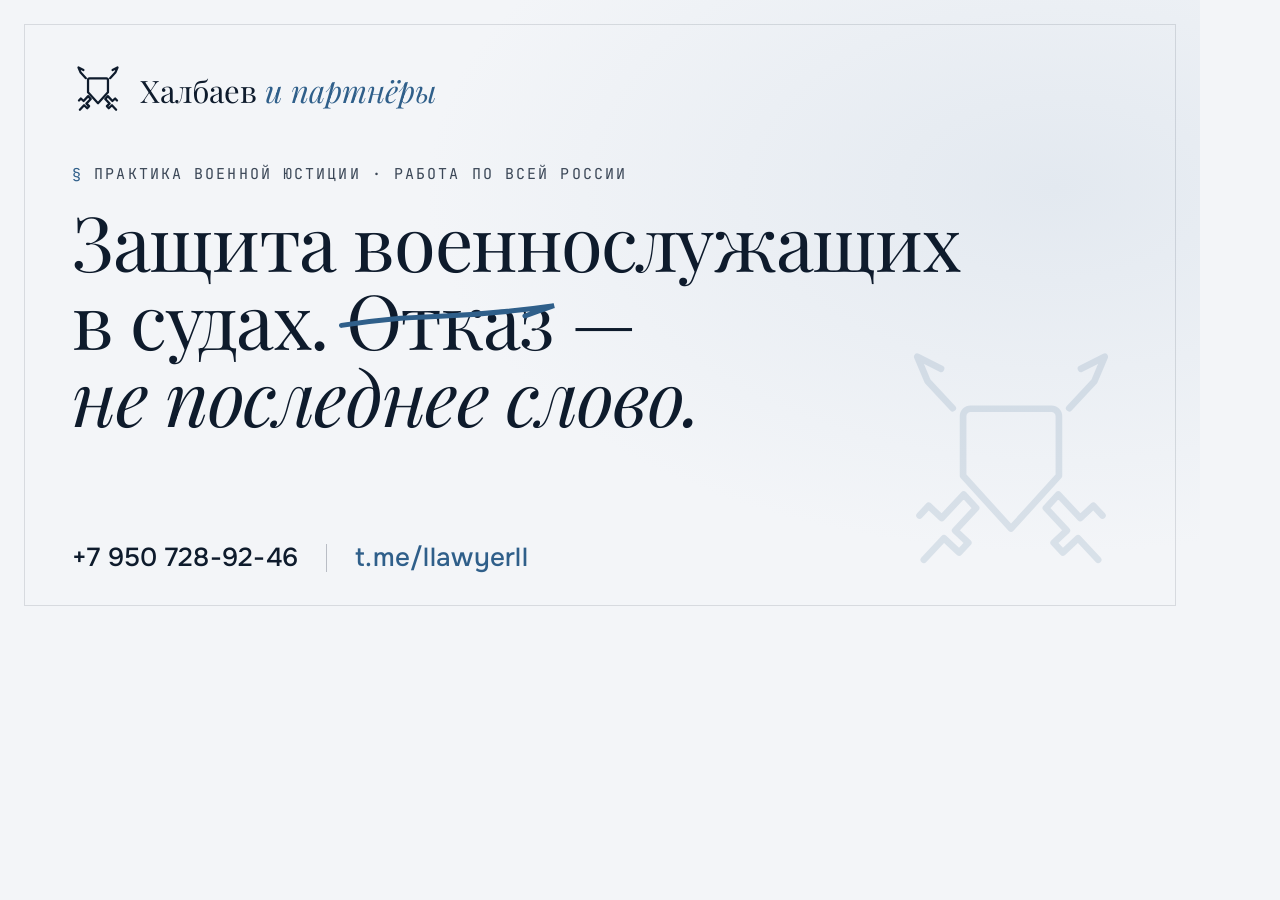
<file: tools/og-template.html>
<!doctype html>
<html lang="ru">
<head>
<meta charset="utf-8">
<title>OG-шаблон</title>
<!--
  Шаблон картинки для соцсетей (Open Graph / Twitter), 1200×630.
  Рендер в assets/img/og.png: node tools/render-images.js
  Шрифты и цвета — те же, что на сайте (assets/css/site.css).
-->
<style>
@font-face{font-family:'Playfair Display';font-style:normal;font-weight:400;src:url(../assets/fonts/playfair-display-normal-400-8ca4d9dd.woff2) format('woff2');unicode-range:U+0301,U+0400-045F,U+0490-0491,U+04B0-04B1,U+2116}
@font-face{font-family:'Playfair Display';font-style:normal;font-weight:400;src:url(../assets/fonts/playfair-display-normal-400-18bd7f97.woff2) format('woff2');unicode-range:U+0000-00FF,U+2000-206F}
@font-face{font-family:'Playfair Display';font-style:italic;font-weight:400;src:url(../assets/fonts/playfair-display-italic-400-008d9b9f.woff2) format('woff2');unicode-range:U+0301,U+0400-045F,U+0490-0491,U+04B0-04B1,U+2116}
@font-face{font-family:'Playfair Display';font-style:italic;font-weight:400;src:url(../assets/fonts/playfair-display-italic-400-e69ad6ee.woff2) format('woff2');unicode-range:U+0000-00FF,U+2000-206F}
@font-face{font-family:'Onest';font-style:normal;font-weight:500;src:url(../assets/fonts/onest-normal-500-e8d08684.woff2) format('woff2');unicode-range:U+0301,U+0400-045F,U+0490-0491,U+04B0-04B1,U+2116}
@font-face{font-family:'Onest';font-style:normal;font-weight:500;src:url(../assets/fonts/onest-normal-500-9db4c793.woff2) format('woff2');unicode-range:U+0000-00FF,U+2000-206F}
@font-face{font-family:'JetBrains Mono';font-style:normal;font-weight:400;src:url(../assets/fonts/jetbrains-mono-normal-400-46a14c9f.woff2) format('woff2');unicode-range:U+0301,U+0400-045F,U+0490-0491,U+04B0-04B1,U+2116}
@font-face{font-family:'JetBrains Mono';font-style:normal;font-weight:400;src:url(../assets/fonts/jetbrains-mono-normal-400-2530f568.woff2) format('woff2');unicode-range:U+0000-00FF,U+2000-206F}
:root{--paper:#F3F5F8;--ink:#0E1B2C;--ink-2:#3B4757;--steel:#2F5F8A}
*{box-sizing:border-box;margin:0;padding:0}
html,body{width:1200px;height:630px;overflow:hidden}
body{background:var(--paper);color:var(--ink);font-family:'Onest',system-ui,sans-serif;-webkit-font-smoothing:antialiased}
.card{position:relative;width:1200px;height:630px;padding:64px 72px 56px;display:flex;flex-direction:column;
  background:radial-gradient(900px 520px at 88% 30%,#E3E9F0 0,rgba(227,233,240,0) 70%),var(--paper)}
.card::after{content:"";position:absolute;inset:24px;border:1px solid rgba(14,27,44,.12);pointer-events:none}
.brand{display:flex;align-items:center;gap:16px}
.brand svg{width:52px;height:52px}
.word{font-family:'Playfair Display',Georgia,serif;font-size:31px;line-height:1}
.word em{color:var(--steel)}
.tag{margin-top:48px;font-family:'JetBrains Mono',monospace;font-size:15px;letter-spacing:.14em;text-transform:uppercase;color:var(--ink-2)}
.tag b{color:var(--steel);font-weight:400}
h1{margin-top:18px;font-family:'Playfair Display',Georgia,serif;font-weight:400;font-size:76px;line-height:1.02;letter-spacing:-.018em;max-width:900px}
h1 em{font-style:italic}
.strike{position:relative;white-space:nowrap}
.strike svg{position:absolute;left:-4%;top:18%;width:108%;height:60%;overflow:visible}
.strike path{fill:none;stroke:var(--steel);stroke-width:5;stroke-linecap:round;vector-effect:non-scaling-stroke}
.foot{margin-top:auto;display:flex;align-items:center;gap:28px;font-size:26px;font-weight:500;letter-spacing:.01em}
.foot .sep{width:1px;height:28px;background:rgba(14,27,44,.25)}
.foot .muted{color:var(--steel)}
.mark{position:absolute;right:64px;bottom:40px;width:250px;height:250px;color:var(--steel);opacity:.13}
</style>
</head>
<body>
<div class="card">
 <div class="brand">
  <svg viewBox="0 0 120 120" aria-hidden="true" fill="none" stroke="currentColor" stroke-width="5.2" stroke-linejoin="round" stroke-linecap="round"><path d="M103.89,84.26 L99.53,79.58 L93.24,85.45 L82.7,74.15 L76.76,80.68 L86.8,91.45 L80.51,97.31 L84.88,102 L92.19,95.18 L101.83,105.52"/><path d="M16.11,84.26 L20.47,79.58 L26.76,85.45 L37.3,74.15 L43.24,80.68 L33.2,91.45 L39.49,97.31 L35.12,102 L27.81,95.18 L18.17,105.52"/><path d="M26.4,13.78 L15,8 L19.97,19.78 L32.04,32.72"/><path d="M93.6,13.78 L105,8 L100.03,19.78 L87.96,32.72"/><path d="M40.6,33 H79.4 A3.6,3.6 0 0 1 83,36.6 V65.2 L60,90.5 L37,65.2 V36.6 A3.6,3.6 0 0 1 40.6,33 Z"/></svg>
  <span class="word">Халбаев <em>и партнёры</em></span>
 </div>
 <p class="tag"><b>§</b> Практика военной юстиции · работа по всей России</p>
 <h1>Защита военнослужащих<br>в&nbsp;судах. <span class="strike">Отказ<svg viewBox="0 0 100 40" preserveAspectRatio="none"><path d="M2,26 C18,22 30,21 46,20 C62,19 78,17 97,13 C92,15.5 88,17.6 84,19.8"/></svg></span> —<br><em>не последнее слово.</em></h1>
 <div class="foot">
  <span>+7 950 728-92-46</span><span class="sep"></span><span class="muted">t.me/llawyerll</span>
 </div>
 <svg class="mark" viewBox="0 0 120 120" aria-hidden="true" fill="none" stroke="currentColor" stroke-width="3.2" stroke-linejoin="round" stroke-linecap="round"><path d="M103.89,84.26 L99.53,79.58 L93.24,85.45 L82.7,74.15 L76.76,80.68 L86.8,91.45 L80.51,97.31 L84.88,102 L92.19,95.18 L101.83,105.52"/><path d="M16.11,84.26 L20.47,79.58 L26.76,85.45 L37.3,74.15 L43.24,80.68 L33.2,91.45 L39.49,97.31 L35.12,102 L27.81,95.18 L18.17,105.52"/><path d="M26.4,13.78 L15,8 L19.97,19.78 L32.04,32.72"/><path d="M93.6,13.78 L105,8 L100.03,19.78 L87.96,32.72"/><path d="M40.6,33 H79.4 A3.6,3.6 0 0 1 83,36.6 V65.2 L60,90.5 L37,65.2 V36.6 A3.6,3.6 0 0 1 40.6,33 Z"/></svg>
</div>
</body>
</html>
</file>
<file: assets/css/site.css>
/* База (прежде задавалась обёрткой артефакта) */
:root{color-scheme:light;box-sizing:border-box;padding-top:env(safe-area-inset-top,0px);padding-bottom:env(safe-area-inset-bottom,0px)}html{scroll-padding-top:env(safe-area-inset-top,0px)}body{margin:0;padding:0;font:14px -apple-system,BlinkMacSystemFont,sans-serif;background:#faf9f5;color:#141413}img{max-width:100%}[hidden]:not([hidden=until-found i]){display:none!important}

/* v9 · шрифты первого экрана: Onest 400 и Playfair Display 400 (кириллица + латиница: цифры, пробелы, знаки препинания).
   Остальные начертания — в fonts.css, подключается после события load (см. <head> в index.html). */
@font-face{font-family:'Playfair Display';font-style:normal;font-weight:400;font-display:swap;src:url(../fonts/playfair-display-normal-400-8ca4d9dd.woff2) format('woff2');unicode-range:U+0301,U+0400-045F,U+0490-0491,U+04B0-04B1,U+2116}
@font-face{font-family:'Playfair Display';font-style:normal;font-weight:400;font-display:swap;src:url(../fonts/playfair-display-normal-400-18bd7f97.woff2) format('woff2');unicode-range:U+0000-00FF,U+0131,U+0152-0153,U+02BB-02BC,U+02C6,U+02DA,U+02DC,U+0304,U+0308,U+0329,U+2000-206F,U+20AC,U+2122,U+2191,U+2193,U+2212,U+2215,U+FEFF,U+FFFD}
@font-face{font-family:'Onest';font-style:normal;font-weight:400;font-display:swap;src:url(../fonts/onest-normal-400-7cd00173.woff2) format('woff2');unicode-range:U+0301,U+0400-045F,U+0490-0491,U+04B0-04B1,U+2116}
@font-face{font-family:'Onest';font-style:normal;font-weight:400;font-display:swap;src:url(../fonts/onest-normal-400-ec6b03cb.woff2) format('woff2');unicode-range:U+0000-00FF,U+0131,U+0152-0153,U+02BB-02BC,U+02C6,U+02DA,U+02DC,U+0304,U+0308,U+0329,U+2000-206F,U+20AC,U+2122,U+2191,U+2193,U+2212,U+2215,U+FEFF,U+FFFD}

:root{
  --paper:#F3F5F8; --sheet:rgba(255,255,255,.8); --sheet-solid:#FFFFFF; --ink:#0E1B2C; --ink-2:#3B4757; --muted:#566273;
  --steel:#2F5F8A; --steel-2:#244C70; --steel-soft:#E3EAF2; --steel-pale:#EEF3F8;
  --navy:#0F2136; --navy-2:#17314F; --on-navy:#E9EFF6; --on-navy-2:#AFC1D4;
  --hair:rgba(14,27,44,.14); --hair-2:rgba(14,27,44,.08);
  --serif:'Playfair Display',Georgia,serif; --doc:'EB Garamond','Times New Roman',serif;
  --sans:'Onest',system-ui,sans-serif; --mono:'JetBrains Mono',ui-monospace,monospace;
  --pad:clamp(20px,4.45vw,64px);
  --ease:cubic-bezier(.16,1,.3,1); --land:cubic-bezier(.2,.85,.25,1);
  --sh-sheet:0 0 0 1px rgba(14,27,44,.06),0 1px 2px rgba(14,27,44,.05),0 18px 40px -22px rgba(14,27,44,.22),0 50px 90px -60px rgba(14,27,44,.3);
  --sh-paper:0 0 0 1px rgba(14,27,44,.07),0 1px 2px rgba(14,27,44,.06),0 10px 22px -8px rgba(14,27,44,.14),0 34px 64px -24px rgba(14,27,44,.26);
  --hdr:76px;
}
*{box-sizing:border-box;margin:0;padding:0}
[hidden]{display:none!important}
html{background:var(--paper);-webkit-text-size-adjust:100%;scroll-behavior:smooth;scroll-padding-top:calc(var(--hdr) + 52px)}
body{background:var(--paper);color:var(--ink);font-family:var(--sans);font-size:16px;line-height:1.5;
  -webkit-font-smoothing:antialiased;text-rendering:optimizeLegibility;min-height:100vh}
main{overflow-x:clip}
/* v9 · вход первого экрана: пока идёт подготовка (html.intro), элементы стоят в начальных кадрах хореографии,
   а не скрыты целиком. h1 и .lead видимы с первого кадра (opacity 1), их вход — только сдвиг (transform). */
html.intro .hdr-line,html.intro .facts-line{transform:scaleX(0)}
html.intro .logo,html.intro .nav a,html.intro .hdr-in>.btn-sm,html.intro .burger{opacity:0;transform:translateY(-8px)}
html.intro .h1 .w>span{transform:translateY(112%) rotate(4deg)}
html.intro .strike path,html.intro #mBrk,html.intro #mU,html.intro #mO,html.intro #mA,html.intro #msU,html.intro #msO{stroke-dashoffset:1}
html.intro .strike .w{opacity:1}
html.intro .lead{transform:translateY(14px)}
html.intro .meta,html.intro .hterm,html.intro .fact{opacity:0;transform:translateY(10px)}
html.intro .cta-row>.mag{opacity:0;transform:translateY(16px)}
html.intro .sit-jump,html.intro #cap li,html.intro .stage .enter,html.intro #note,html.intro #stampIn,html.intro .ms-a,html.intro .ms-b,html.intro #msNote,html.intro #msStamp{opacity:0}
html.lock{overflow:hidden}
a{color:inherit;text-decoration:none}
button{font:inherit;color:inherit;background:none;border:0;cursor:pointer;text-align:inherit}
input,select,textarea{font:inherit;color:inherit}
ul,ol{list-style:none}
:focus-visible{outline:2px solid var(--steel);outline-offset:3px}
.mono{font-family:var(--mono);font-feature-settings:"zero" 0}
.sr{position:absolute!important;width:1px;height:1px;overflow:hidden;clip:rect(0 0 0 0);clip-path:inset(50%);white-space:nowrap}
.skip{position:fixed;left:12px;top:-60px;z-index:200;background:var(--ink);color:#fff;padding:12px 16px;border-radius:2px}
.skip:focus{top:12px}
em{font-style:italic}
svg{display:block}

/* ——— живой фон (модуль bg.js) ——— */
#bg{position:fixed;inset:0;width:100%;height:100%;z-index:0;pointer-events:none;display:block}
.hdr,main,.foot,.mbar{position:relative;z-index:1}

/* ——— шапка ——— */
.hdr{position:sticky;top:0;z-index:40}
.hdr::before{content:"";position:absolute;inset:0;background:rgba(243,245,248,.74);-webkit-backdrop-filter:blur(10px) saturate(1.1);backdrop-filter:blur(10px) saturate(1.1);transition:background .5s}
.hdr.scrolled::before{background:rgba(243,245,248,.9)}
.hdr-in{position:relative;height:var(--hdr);padding:0 var(--pad);display:grid;grid-template-columns:auto 1fr auto;align-items:center;gap:32px;max-width:1600px;margin:0 auto}
.hdr-line{position:absolute;left:0;right:0;bottom:0;height:1px;background:var(--hair);transform-origin:0 50%}
.logo{display:flex;align-items:center;gap:12px;color:var(--ink);min-height:44px}
.logo-mark{width:38px;height:38px;flex:none}
.logo-word{font-family:var(--serif);font-size:21px;line-height:1;letter-spacing:-.005em;white-space:nowrap}
.logo-word em{color:var(--steel)}
.nav{display:flex;justify-content:center;gap:clamp(14px,2.1vw,34px)}
.nav a{position:relative;font-size:14.5px;font-weight:500;color:var(--ink);padding:12px 0;min-height:44px;display:inline-flex;align-items:center;white-space:nowrap;transition:color .3s}
.nav a .n{font-family:var(--mono);font-size:10.5px;font-weight:500;color:#1F4A70;margin-right:6px;transform:translateY(-.4em);letter-spacing:.02em}
.nav a::after{content:"";position:absolute;left:0;right:0;bottom:6px;height:1px;background:var(--ink);transform:scaleX(0);transform-origin:100% 50%;transition:transform .45s var(--ease)}
.nav a:hover,.nav a.on{color:var(--ink)} .nav a:hover::after,.nav a.on::after{transform:scaleX(1);transform-origin:0 50%}
.btn-sm{display:inline-flex;align-items:center;gap:10px;height:44px;padding:0 18px;border:1px solid rgba(14,27,44,.28);border-radius:2px;
  font-size:14px;font-weight:600;color:var(--ink);background:rgba(255,255,255,.5);position:relative;overflow:hidden;transition:color .35s,border-color .35s;white-space:nowrap}
.btn-sm::before{content:"";position:absolute;inset:0;background:var(--ink);transform:scaleY(0);transform-origin:50% 100%;transition:transform .45s var(--ease)}
.btn-sm span{position:relative}
.btn-sm:hover{color:#fff;border-color:var(--ink)} .btn-sm:hover::before{transform:scaleY(1)}
.burger{display:none;width:44px;height:44px;border:1px solid rgba(14,27,44,.2);border-radius:2px;position:relative;background:rgba(255,255,255,.5)}
.burger i{position:absolute;left:12px;right:12px;height:1.5px;background:var(--ink);transition:transform .35s var(--ease)}
.burger i:first-child{top:17px}.burger i:last-child{top:25px}
.burger[aria-expanded="true"] i:first-child{transform:translateY(4px) rotate(45deg)}
.burger[aria-expanded="true"] i:last-child{transform:translateY(-4px) rotate(-45deg)}

.menu{position:fixed;inset:0;z-index:35;padding:calc(var(--hdr) + 12px) var(--pad) 28px;background:#F3F5F8;display:flex;flex-direction:column;gap:22px;overflow-y:auto;
  opacity:0;transition:opacity .35s}
.menu.open{opacity:1}
.menu-in{display:flex;flex-direction:column}
.menu-in a{display:flex;align-items:baseline;gap:16px;padding:12px 0;min-height:48px;border-bottom:1px solid var(--hair-2);font-family:var(--serif);font-size:24px;line-height:1.15;
  opacity:0;transform:translateY(14px);transition:opacity .5s var(--ease),transform .6s var(--ease)}
.menu-in a .mono{font-size:11px;color:var(--steel);min-width:34px}
.menu.open .menu-in a{opacity:1;transform:none}
.menu-c{display:grid;gap:10px}

/* ——— кнопки ——— */
.btn-ink,.btn-line,.btn-paper,.btn-ghost{position:relative;display:inline-flex;align-items:center;justify-content:center;gap:12px;min-height:52px;padding:0 22px;border-radius:2px;
  font-size:15px;font-weight:600;letter-spacing:.005em;white-space:nowrap;overflow:hidden;transition:color .35s,border-color .35s,background .35s}
.btn-ink svg,.btn-line svg,.btn-paper svg,.btn-ghost svg{width:18px;height:18px;flex:none;position:relative;transition:transform .5s var(--ease)}
.btn-ink span,.btn-line span,.btn-paper span,.btn-ghost span{position:relative}
.btn-ink{background:var(--ink);color:#fff;box-shadow:0 14px 30px -16px rgba(14,27,44,.6)}
.btn-ink::before{content:"";position:absolute;inset:0;background:var(--steel);transform:scaleX(0);transform-origin:0 50%;transition:transform .6s var(--ease)}
.btn-ink:hover::before{transform:scaleX(1)}
.btn-ink:hover svg,.btn-line:hover svg:last-child,.btn-paper:hover svg{transform:translateX(3px)}
.btn-line{border:1px solid rgba(14,27,44,.26);color:var(--ink);background:rgba(255,255,255,.6)}
.btn-line svg:first-child{color:var(--steel)}
.btn-line:hover{border-color:var(--ink);background:#fff}
.btn-paper{background:#fff;color:var(--ink)}
.btn-paper::before{content:"";position:absolute;inset:0;background:var(--steel-soft);transform:scaleX(0);transform-origin:0 50%;transition:transform .6s var(--ease)}
.btn-paper:hover::before{transform:scaleX(1)}
.btn-ghost{border:1px solid rgba(233,239,246,.36);color:var(--on-navy)}
.btn-ghost:hover{border-color:var(--on-navy);background:rgba(255,255,255,.06)}
.btn-wide{width:100%;min-height:58px;font-size:16px}
.btns{display:flex;flex-wrap:wrap;gap:12px}
.lnk{display:inline-flex;align-items:center;gap:8px;min-height:44px;font-size:12px;letter-spacing:.08em;text-transform:uppercase;color:var(--steel);font-weight:500}
.lnk svg{width:16px;height:16px;transition:transform .45s var(--ease)}
.lnk:hover svg{transform:translateX(3px)}
.lnk-in{display:inline;color:var(--steel);text-decoration:underline;text-underline-offset:3px;text-decoration-thickness:1px;font-weight:500}
.mag,.mag-s{will-change:transform}

/* ——— первый экран (из «Досье») ——— */
.hero{position:relative;overflow-x:clip;overflow-y:visible;z-index:1}
.hero::before{content:"";position:absolute;left:-12%;top:-8%;width:68%;height:110%;pointer-events:none;
  background:radial-gradient(closest-side,rgba(246,248,251,.78),rgba(246,248,251,.45) 55%,rgba(246,248,251,0));}
.hero-in{position:relative;max-width:1600px;margin:0 auto;padding:0 var(--pad);
  display:grid;grid-template-columns:minmax(0,1.04fr) minmax(0,1fr);gap:clamp(24px,3vw,56px);
  min-height:max(640px,calc(100svh - var(--hdr)))}
@media (min-height:1100px){.hero-in{min-height:1000px}}
.copy{display:flex;flex-direction:column;padding:clamp(28px,5.2vh,64px) 0 clamp(24px,4.4vh,44px);min-width:0}
.meta{display:flex;align-items:center;gap:18px;flex-wrap:wrap}
.pill{display:inline-flex;align-items:center;gap:10px;height:34px;padding:0 15px 0 12px;border:1px solid var(--hair);border-radius:99px;background:rgba(255,255,255,.82);
  font-size:13.5px;font-weight:500;color:var(--ink)}
.pill .dot{width:7px;height:7px;border-radius:50%;background:var(--steel);position:relative}
.pill .dot::after{content:"";position:absolute;inset:-4px;border-radius:50%;border:1px solid var(--steel);animation:ping 2.6s var(--ease) infinite}
@keyframes ping{0%{transform:scale(.5);opacity:.9}70%,100%{transform:scale(1.6);opacity:0}}
.meta .mono{font-size:11px;letter-spacing:.12em;text-transform:uppercase;color:var(--ink-2)}
.meta .mono b{color:var(--steel);font-weight:500}
.h1{font-family:var(--serif);font-weight:400;font-size:clamp(38px,min(5vw,8vh),84px);line-height:1.01;letter-spacing:-.018em;margin-top:clamp(20px,3.6vh,36px);color:var(--ink)}
.h1 em{letter-spacing:-.01em}
.w{display:inline-block;overflow:hidden;vertical-align:top;padding:0 .06em .16em 0;margin:0 -.06em -.16em 0}
.w>span{display:inline-block;transform-origin:0 100%}
.strike{position:relative;display:inline-block}
.strike .w{opacity:.78}
.strike svg{position:absolute;left:-6%;top:22%;width:112%;height:64%;overflow:visible;pointer-events:none}
.strike path{fill:none;stroke:var(--steel);stroke-width:3.4;stroke-linecap:round;stroke-linejoin:round;stroke-dasharray:1;stroke-dashoffset:0}
.lead{margin-top:clamp(16px,2.6vh,26px);max-width:35em;font-size:clamp(15.5px,1.2vw,18px);line-height:1.58;color:var(--ink-2)}
.cta-row{display:flex;flex-wrap:wrap;gap:12px;margin-top:clamp(20px,3.4vh,34px)}
.btn{display:inline-flex;align-items:stretch;height:60px;border-radius:2px;font-size:15.5px;font-weight:600;letter-spacing:.005em;position:relative;white-space:nowrap}
.btn-p{background:var(--ink);color:#fff;overflow:hidden;box-shadow:0 1px 0 rgba(255,255,255,.08) inset,0 14px 30px -14px rgba(14,27,44,.55)}
.btn-p::before{content:"";position:absolute;inset:0;background:var(--steel);transform:scaleX(0);transform-origin:0 50%;transition:transform .6s var(--ease)}
.btn-p:hover::before{transform:scaleX(1)}
.btn-p .lbl{position:relative;display:flex;align-items:center;padding:0 24px 0 26px}
.btn-p .arr{position:relative;width:60px;display:grid;place-items:center;border-left:1px solid rgba(255,255,255,.16);overflow:hidden}
.btn-p .arr svg{width:20px;height:20px;transition:transform .5s var(--ease)}
.btn-p:hover .arr svg{transform:translateX(4px)}
.btn-s{border:1px solid rgba(14,27,44,.26);color:var(--ink);background:rgba(255,255,255,.7);padding:0 24px;align-items:center;gap:11px;transition:border-color .3s,background .3s}
.btn-s svg{width:20px;height:20px;color:var(--steel)}
.btn-s:hover{border-color:var(--ink);background:#fff}
.mag{display:inline-block}
.sit-jump{display:none}
.facts{margin-top:auto;padding-top:clamp(18px,3vh,30px);display:grid;grid-template-columns:minmax(0,.8fr) minmax(0,1fr) minmax(0,1fr) minmax(0,1.3fr);position:relative}
.facts-line{position:absolute;left:0;right:0;top:clamp(18px,3vh,30px);height:1px;background:var(--hair);transform-origin:0 50%}
.fact{padding:16px 16px 0 18px;position:relative}
.fact+.fact::before{content:"";position:absolute;left:0;top:16px;bottom:2px;width:1px;background:var(--hair-2)}
.fact:first-child{padding-left:0}
.fact .ix{display:block;font-family:var(--mono);font-size:12px;color:var(--steel);letter-spacing:.06em}
.fact .num{display:block;font-family:var(--serif);font-size:clamp(34px,3.1vw,46px);line-height:1;margin-top:8px;letter-spacing:-.02em;font-variant-numeric:lining-nums tabular-nums}
.fact .lb{display:block;font-size:13px;line-height:1.38;color:var(--ink-2);margin-top:8px;max-width:15em}
.fact .big{display:block;font-family:var(--serif);font-style:italic;font-size:clamp(17px,1.35vw,20px);line-height:1.15;margin-top:10px;color:var(--ink);min-height:calc(clamp(34px,3.1vw,46px) - 2px)}

.stage-col{position:relative;min-width:0}
.stage-box{position:absolute;inset:clamp(18px,3.4vh,36px) 0 clamp(18px,3vh,32px) 0;display:flex;align-items:center;justify-content:center}
.stage{position:relative;width:640px;height:800px;flex:none;perspective:1700px;perspective-origin:50% 40%}
.stage-open{position:absolute;left:50%;top:50%;width:min(100%,640px);height:min(100%,800px);transform:translate(-50%,-50%);cursor:zoom-in;border-radius:4px;z-index:2}
.stage-open:focus-visible{outline-offset:-6px}
.tilt,.shake{position:absolute;inset:0;transform-style:flat}
.sheet-h{position:absolute}
.stage .fan,.stage .nudge,.stage .enter{position:absolute;inset:0}
.stage .paper{position:absolute;inset:0;background:linear-gradient(180deg,#FFFFFF 0%,#FBFCFD 100%);border-radius:1px;box-shadow:var(--sh-paper);color:var(--ink);font-family:var(--doc);overflow:hidden}
.stage .shade{position:absolute;inset:0;box-shadow:0 60px 110px -20px rgba(14,27,44,.34);opacity:0;border-radius:2px}
.stage .hole{position:absolute;left:19px;width:13px;height:13px;border-radius:50%;background:#E6ECF3;box-shadow:inset 0 1.5px 2px rgba(14,27,44,.28),0 0 0 1px rgba(14,27,44,.05)}
.lno-h{position:absolute;right:22px;top:18px;font-family:var(--mono);font-size:10px;letter-spacing:.08em;color:var(--steel)}
.rb{display:inline-block;height:.78em;background:#16273B;border-radius:1px;vertical-align:-.04em}
.rb.b{display:block;height:9px;margin:0 auto 7px}
.dt{font-family:var(--doc);font-size:13px;line-height:1.3;color:#1E2B3B}
#sA{left:0;top:0;width:412px;height:560px}
#sA .base{transform:rotate(-2.4deg)}
.docA{padding:44px 36px 30px 56px}
.lh{display:flex;justify-content:space-between;align-items:flex-start;gap:20px}
.lh-l{width:156px;text-align:center}
.lh-no{font-size:12.5px;margin-top:6px;white-space:nowrap}
.lh-r{width:132px;padding-top:2px}
.lh-r .rb.b{margin:0 0 7px}
.d-title{text-align:center;font-family:var(--doc);font-weight:600;font-size:15px;letter-spacing:.2em;margin-top:34px;color:var(--ink)}
.d-sal{display:block;margin:12px auto 16px;width:150px;height:8px}
.stage .para{position:relative;font-size:15.2px;line-height:1.62;text-indent:2.2em;text-align:left;hyphens:none;color:#122133}
.mkh{position:relative;display:inline-block;text-indent:0;white-space:nowrap}
.mkh svg{position:absolute;overflow:visible;pointer-events:none}
.pen{fill:none;stroke:var(--steel);stroke-linecap:round;stroke-linejoin:round;stroke-dasharray:1;stroke-dashoffset:0}
.mkh.mk-u svg{left:-2px;right:-2px;bottom:-3px;width:calc(100% + 4px);height:8px}
.mkh.mk-o svg{left:-10px;top:-7px;width:calc(100% + 20px);height:calc(100% + 13px)}
.brk{position:absolute;left:-30px;top:2px;width:14px;height:calc(100% - 2px);overflow:visible}
.hnote{position:absolute;left:62px;top:0;font-family:var(--doc);font-style:italic;font-weight:500;font-size:25px;line-height:1.02;color:var(--steel);
  transform:rotate(-4.5deg);transform-origin:0 50%;white-space:nowrap;letter-spacing:.005em}
.hnote .c{display:inline-block}
.note-arrow{position:absolute;left:0;top:0;overflow:visible;pointer-events:none}
.stage .sig{position:absolute;left:56px;right:36px;bottom:40px;display:flex;justify-content:space-between;align-items:flex-end}
#sM{left:5px;top:9px;width:412px;height:560px}
#sM .base{transform:rotate(-.9deg)}
.docM{padding:44px 36px 30px 56px}
.docM .to{margin-left:auto;width:190px;font-size:12.5px;line-height:1.55}
.docM .to div{white-space:nowrap}
.docM .d-title{margin-top:30px;font-size:13.5px;letter-spacing:.14em;line-height:1.5}
.docM .d-sub{text-align:center;font-style:italic;font-size:14px;margin-top:4px;color:#2A3848}
.docM .para{margin-top:18px;font-size:14.6px}
#sB{left:226px;top:372px;width:404px;height:420px}
#sB .base{transform:rotate(2.6deg)}
.docB{padding:34px 34px 28px 50px}
.docB .hole{top:74px}.docB .hole+.hole{top:auto;bottom:74px}
.stage .court{width:210px;margin:0 auto}
.docB .d-title{margin-top:20px;font-size:16px;letter-spacing:.3em}
.stage .row{display:flex;justify-content:space-between;font-size:12.5px;margin-top:12px;color:#1E2B3B}
.stage .ruling{text-align:center;font-size:12px;letter-spacing:.34em;margin-top:14px;font-weight:600}
.docB .para{margin-top:10px;font-size:15px;line-height:1.58}
.stage .judge{position:absolute;left:50px;bottom:30px;font-size:13px}
.hstamp{position:absolute;right:24px;bottom:42px;width:236px;height:106px;transform:rotate(-6deg)}
.stamp-in{position:absolute;inset:0;mix-blend-mode:multiply}
.hstamp svg{width:100%;height:100%;display:block;overflow:visible}
.bloom{position:absolute;inset:-14px;border-radius:10px;background:radial-gradient(closest-side,rgba(47,95,138,.28),rgba(47,95,138,0));opacity:0;pointer-events:none}
.cap{position:absolute;left:0;top:626px;width:176px;font-family:var(--mono);font-size:10.5px;line-height:1.3;color:var(--ink-2);letter-spacing:.02em;z-index:3}
.cap li{display:flex;gap:12px;padding:7px 0;border-top:1px solid var(--hair-2)}
.cap li span{color:var(--steel)}
.cap .cap-h{justify-content:space-between;text-transform:uppercase;letter-spacing:.14em;color:var(--muted);border-top:1px solid var(--hair)}
.cap .cap-h span{color:var(--ink)}
.cap .cap-h span:first-child{color:var(--ink)}
.cap .cap-go{padding:0}
.cap .cap-go button{display:flex;align-items:center;justify-content:space-between;width:100%;min-height:44px;color:var(--ink);font-weight:500;text-transform:uppercase;letter-spacing:.1em;font-size:10.5px}
.cap .cap-go button span{color:var(--ink)}
.cap .cap-go svg{width:16px;height:16px;color:var(--steel);transition:transform .45s var(--ease)}
.cap .cap-go button:hover svg{transform:translateX(4px)}

/* мобильная композиция: один лист + определение, настоящий размер шрифта */
.mstage{display:none}
/* ——— листы разделов ——— */
.sec{position:relative;padding:0 var(--pad);margin-top:clamp(140px,18vh,210px)}
.sheet{position:relative;max-width:1120px;margin:0 auto;background:var(--sheet);-webkit-backdrop-filter:blur(16px) saturate(1.15);backdrop-filter:blur(16px) saturate(1.15);box-shadow:var(--sh-sheet);border-radius:3px;
  padding:clamp(40px,4.6vw,72px) clamp(22px,4.6vw,72px) clamp(40px,4.6vw,72px) clamp(22px,6.4vw,100px)}
.sheet::after{content:"";position:absolute;inset:0;border-radius:inherit;box-shadow:0 80px 120px -30px rgba(14,27,44,.38);opacity:0;pointer-events:none}
.holes{position:absolute;left:clamp(14px,2.4vw,34px);top:0;bottom:0;display:flex;flex-direction:column;justify-content:space-around;padding:12% 0;pointer-events:none}
.holes i{display:block;width:14px;height:14px;border-radius:50%;background:rgba(214,224,235,.95);box-shadow:inset 0 1.5px 2.5px rgba(14,27,44,.3),0 0 0 1px rgba(14,27,44,.05)}
.tab{position:absolute;left:clamp(22px,6.4vw,100px);bottom:100%;height:36px;padding:0 18px;display:flex;align-items:center;gap:12px;background:var(--sheet);border-radius:7px 7px 0 0;
  font-family:var(--mono);font-size:12px;letter-spacing:.1em;text-transform:uppercase;color:var(--ink-2);box-shadow:0 -1px 0 rgba(14,27,44,.05),-1px 0 0 rgba(14,27,44,.04),1px 0 0 rgba(14,27,44,.04);white-space:nowrap}
.tab b{color:var(--steel);font-weight:500}
.lno{position:absolute;right:clamp(18px,2.6vw,36px);top:clamp(16px,2vw,26px);font-size:12px;letter-spacing:.1em;color:var(--steel)}
.sec-head{max-width:760px;margin-bottom:clamp(34px,4.4vw,60px)}
.sec-head.wide{max-width:none;display:grid;grid-template-columns:minmax(0,1.1fr) minmax(0,.9fr);gap:clamp(20px,4vw,64px);align-items:end}
.h2{font-family:var(--serif);font-weight:400;font-size:clamp(34px,4.4vw,66px);line-height:1.02;letter-spacing:-.018em;color:var(--ink);text-wrap:balance}
.h2 em,.h3 em{color:var(--steel-2)}
.h3{font-family:var(--serif);font-weight:400;font-size:clamp(28px,3vw,44px);line-height:1.06;letter-spacing:-.015em}
.lead-s{font-size:clamp(16px,1.25vw,18px);line-height:1.6;color:var(--ink-2);max-width:36em;margin-top:18px}
.sec-head.wide .lead-s{margin-top:0}
.fine{font-size:13px;line-height:1.5;color:var(--muted);margin-top:14px}
.split{display:grid;grid-template-columns:minmax(0,.8fr) minmax(0,1.5fr);gap:clamp(28px,5vw,80px);align-items:start}
.split-h{position:sticky;top:calc(var(--hdr) + 40px)}

/* появление: лист ложится в папку */
.js .rv-sheet{opacity:.35;transform:translate3d(0,48px,0) rotate(-1.1deg) scale(1.03);transform-origin:40% 0}
.js .sec:nth-of-type(even) .rv-sheet:not(.in){transform:translate3d(0,48px,0) rotate(.9deg) scale(1.03)}
.js .sec .plain.rv-sheet,.js .sec:nth-of-type(n) .plain.rv-sheet{opacity:1;transform:none}
.js .rv-sheet.in{opacity:1;transform:none;transition:opacity .5s ease-out,transform 1.25s var(--land)}
.js .rv-sheet.in::after{animation:landShadow 1.3s var(--land) both}
@keyframes landShadow{0%{opacity:1}100%{opacity:0}}
.js .h2 .w>span,.js .h3 .w>span{transform:translate3d(0,108%,0) rotate(3deg)}
.js .in .h2 .w>span,.js .in .h3 .w>span{transform:none;transition:transform 1.05s cubic-bezier(.19,1,.22,1) calc(var(--i)*45ms + 220ms)}
.js [data-rv]{opacity:.25;transform:translate3d(0,22px,0)}
.js .in [data-rv]{opacity:1;transform:none;transition:opacity .6s ease-out calc(var(--d,0)*60ms + 200ms),transform .9s var(--ease) calc(var(--d,0)*60ms + 200ms)}

/* разделы на небе: метка, заголовок, карточки-листки */
.plain{position:relative;max-width:1120px;margin:0 auto}
.tag{display:inline-flex;align-items:center;gap:12px;min-height:34px;padding:0 16px;margin-bottom:22px;background:rgba(255,255,255,.86);border-radius:2px;
  font-size:12px;letter-spacing:.1em;text-transform:uppercase;color:var(--ink);box-shadow:0 10px 24px -16px rgba(14,27,44,.4)}
.tag b{color:var(--steel);font-weight:500}
.sky-head .h2,.sec-plain .h2{text-shadow:0 0 34px rgba(255,255,255,.75),0 0 12px rgba(255,255,255,.5)}
.sky-head .lead-s,.sec-plain .split-h .lead-s{color:var(--ink);text-shadow:0 0 18px rgba(255,255,255,.85)}
.card-sheet{position:relative;background:rgba(255,255,255,.9);-webkit-backdrop-filter:blur(14px) saturate(1.1);backdrop-filter:blur(14px) saturate(1.1);box-shadow:var(--sh-sheet);border-radius:3px;padding:clamp(26px,3vw,44px)}

/* ——— 02 ситуации ——— */


/* бегущие ленты */


/* ——— 03 направления ——— */

.check li{display:flex;gap:12px;padding:7px 0;font-size:14.5px;line-height:1.45;color:var(--ink);border-bottom:1px dashed rgba(14,27,44,.12)}
.check li:last-child{border-bottom:0}
.box{position:relative;flex:none;width:18px;height:18px;margin-top:1px;border:1.5px solid rgba(14,27,44,.4);border-radius:2px}
.box .pensvg{position:absolute;left:-2px;top:-7px;width:26px;height:22px;overflow:visible}
/* перо: рисуется только при JS, по состоянию родителя */
.js .pensvg .pen,.js .ncirc .pen{stroke-dashoffset:1;opacity:0;transition:stroke-dashoffset .6s cubic-bezier(.5,0,.3,1) calc(var(--k,0)*110ms + 150ms),opacity .01s linear calc(var(--k,0)*110ms + 150ms)}
.js .drawn .pen,.js .drawn.pensvg .pen,.js .in .fprep.drawn .pen,.js .in .bk-prep .pen,.js .in .bl .pen,
.js .step.drawn .pen,.js .dive.ready .cs-u .pen,.js .dive.ready .ce .pen{stroke-dashoffset:0;opacity:1}
.js .ncirc b{opacity:0}
.js .drawn .ncirc b,.js .ncirc.drawn b,.js .dive.ready .ce .ncirc b{opacity:1}
.rm .pen{stroke-dashoffset:0!important;opacity:1!important;transition:none!important}
.rm .ncirc b{opacity:1!important}

/* ——— выдвижная справка по категории ——— */
.drawer,.modal{position:fixed;inset:0;z-index:120}
.drawer-bg{position:absolute;inset:0;background:rgba(14,27,44,.4);opacity:0;transition:opacity .45s}
.drawer.open .drawer-bg,.modal.open .drawer-bg{opacity:1}
.drawer-p{position:absolute;right:0;top:0;bottom:0;width:min(720px,100%);overflow-y:auto;overscroll-behavior:contain;padding:22px;transform:translate3d(104%,0,0) rotate(2deg);transform-origin:100% 0;transition:transform .7s var(--ease)}
.drawer.open .drawer-p{transform:none}
.drawer-sheet{position:relative;min-height:100%;background:#fff;box-shadow:var(--sh-paper);padding:64px clamp(22px,4vw,56px) 40px clamp(30px,5vw,70px)}
.x{position:absolute;right:30px;top:30px;z-index:2;width:48px;height:48px;display:grid;place-items:center;border:1px solid var(--hair);border-radius:2px;background:#fff}
.x svg{width:18px;height:18px}
.x:hover{border-color:var(--ink)}
.dw-g{font-size:12px;letter-spacing:.12em;text-transform:uppercase;color:var(--steel);max-width:80%}
.dw-t{font-family:var(--serif);font-weight:400;font-size:clamp(28px,3vw,40px);line-height:1.08;letter-spacing:-.012em;margin:14px 0 26px}
.dw-b{padding:20px 0;border-top:1px solid var(--hair-2)}
.dw-b h4{font-family:var(--mono);font-weight:500;font-size:12px;letter-spacing:.1em;text-transform:uppercase;color:var(--steel);margin-bottom:10px}
.dw-b p{font-family:var(--doc);font-size:18.5px;line-height:1.55;color:#14223A}
.dw-st{margin:18px 0 26px;padding:14px 16px;background:var(--steel-pale);border-left:2px solid var(--steel);font-size:15px}
.drawer .dw-b,.drawer .dw-t,.drawer .dw-st{opacity:0;transform:translate3d(0,14px,0);transition:opacity .6s,transform .8s var(--ease)}
.drawer.open .dw-b,.drawer.open .dw-t,.drawer.open .dw-st{opacity:1;transform:none}
.modal-box{position:absolute;left:50%;top:50%;width:min(620px,calc(100% - 32px));max-height:calc(100% - 40px);overflow:auto;transform:translate(-50%,-46%);opacity:0;transition:transform .6s var(--ease),opacity .4s;
  background:#fff;box-shadow:var(--sh-paper);padding:56px 34px 34px}
.modal.open .modal-box{transform:translate(-50%,-50%);opacity:1}
.modal-box h3{font-family:var(--serif);font-weight:400;font-size:28px;margin-bottom:14px}
.modal-box p{font-family:var(--doc);font-size:18px;line-height:1.55}
.modal-box .x{right:14px;top:14px}

/* ——— 04 разбор отказа ——— */
.otk{display:grid;grid-template-columns:minmax(0,1.12fr) minmax(0,.88fr);gap:clamp(28px,4.4vw,72px);align-items:start}
.otk-doc{position:sticky;top:calc(var(--hdr) + 24px)}
.letter{position:relative;background:#fff;box-shadow:var(--sh-paper);padding:clamp(28px,3.4vw,48px) clamp(24px,3.2vw,46px) clamp(26px,3vw,40px) clamp(52px,5.6vw,84px);
  font-family:var(--doc);font-size:clamp(15px,1.12vw,16.6px);line-height:1.56;color:#14223A;transform:rotate(-.5deg)}
.letter .holes{left:18px;padding:18% 0}
.letter .holes i{width:12px;height:12px}
.letter p+p{margin-top:.55em}
.lt-head{display:flex;justify-content:space-between;gap:20px;align-items:flex-start;font-size:.8em;line-height:1.35;letter-spacing:.04em}
.lt-head p:first-child{text-align:center;max-width:58%}
.lt-to{text-align:right;margin-top:0!important}
.lt-no{font-size:.8em;margin-top:.8em!important;color:#2A3848}
.lt-c{text-align:center;margin:1em 0 .6em!important}
.letter .fr{position:relative;text-indent:1.8em;transition:background .5s}
.letter .fr.on{background:linear-gradient(90deg,rgba(47,95,138,.08),rgba(47,95,138,.03))}
.fr-in{transition:background .5s}
.fr-in.on{background:rgba(47,95,138,.08)}
.mg{position:absolute;left:clamp(-44px,-3.2vw,-30px);top:0;bottom:0;width:26px;text-indent:0}
.mg .brk{position:absolute;left:18px;top:3px;width:12px;height:calc(100% - 6px)}
.mg4{position:static;display:inline-block;width:auto;vertical-align:-.45em;margin-left:.3em}
.mg4 .ncirc{position:relative!important;left:auto!important;top:auto!important}
.ncirc{position:relative;display:inline-grid;place-items:center;width:28px;height:28px;flex:none;text-indent:0}
.ncirc svg{position:absolute;inset:0;width:100%;height:100%;overflow:visible}
.ncirc b{font-family:var(--doc);font-style:italic;font-weight:500;font-size:17px;color:var(--steel);line-height:1;transition:opacity .4s .35s}
.mg .ncirc{position:absolute;left:-12px;top:-3px}
.mk{position:relative;display:inline-block;text-indent:0;white-space:nowrap}
.mk .pensvg{position:absolute;overflow:visible;pointer-events:none}
.mk-w .pensvg{left:-2px;bottom:-6px;width:calc(100% + 4px);height:7px}
.mk-o .pensvg{left:-9px;top:-6px;width:calc(100% + 18px);height:calc(100% + 12px)}
.mk-u .pensvg{left:-2px;bottom:-4px;width:calc(100% + 4px);height:8px}
.lt-sign{display:flex;justify-content:space-between;gap:16px;margin-top:1.6em!important;font-size:.92em}
.rd{display:inline-block;height:.86em;background:#16273B;border-radius:1px;vertical-align:-.1em;margin:0 .06em}
.rns{display:grid;gap:14px;padding:0}
.rn-b{display:block;width:100%;text-align:left;padding:18px 22px;border-left:2px solid var(--hair);background:transparent;transition:border-color .5s,background .5s,opacity .5s;opacity:.62}
.rn:not(.on) .rn-p,.rn:not(.on) .rn-q{color:#4E5A6A}
.rn.on .rn-b{border-left-color:var(--steel);background:#fff;opacity:1;box-shadow:0 18px 40px -30px rgba(14,27,44,.4)}
.rn-q{display:block;font-family:var(--doc);font-style:italic;font-size:17px;color:var(--muted);margin-bottom:10px}
.rn-h{display:flex;gap:12px;align-items:baseline;font-family:var(--serif);font-size:clamp(22px,1.9vw,27px);line-height:1.15}
.rn-h b{font-size:13px;color:var(--steel);font-weight:500}
.rn-p{display:block;margin-top:8px;font-size:15.5px;line-height:1.6;color:var(--ink-2)}
.rn-norm{display:inline-block;margin-top:14px;font-size:12px;letter-spacing:.04em;color:var(--steel-2);padding:7px 10px;background:var(--steel-pale)}
.verdict{display:flex;justify-content:space-between;align-items:center;gap:24px 40px;flex-wrap:wrap;margin-top:clamp(40px,5vw,70px);padding-top:clamp(28px,3vw,40px);border-top:1px solid var(--hair)}
.vd-t{font-family:var(--serif);font-size:clamp(24px,2.4vw,36px);line-height:1.2;max-width:24em}
.vd-t em{color:var(--steel-2)}

/* калькулятор */
.sheet-calc{margin-top:clamp(56px,6vw,80px);background:rgba(250,251,253,.95)}
.calc{display:grid;grid-template-columns:minmax(0,1.1fr) minmax(0,.9fr);gap:clamp(28px,5vw,80px)}
.cfield{display:block;margin-top:26px;max-width:420px}
.cfield .mono{display:block;font-size:12px;letter-spacing:.1em;text-transform:uppercase;color:var(--ink-2);margin-bottom:8px}
.cfield input,.fld input,.fld select,.fld textarea{width:100%;border:0;border-bottom:1.5px solid rgba(14,27,44,.3);background:transparent;padding:10px 2px;font-size:20px;border-radius:0;transition:border-color .3s;outline:0}
.cfield input{font-family:var(--mono);font-size:26px;letter-spacing:.06em;min-height:56px}
.cfield input:focus,.fld input:focus,.fld select:focus,.fld textarea:focus{border-bottom-color:var(--steel);box-shadow:0 1.5px 0 var(--steel)}
.cres{margin-top:26px;padding:24px 24px 22px;background:#fff;box-shadow:0 0 0 1px rgba(14,27,44,.08),0 18px 36px -26px rgba(14,27,44,.4)}
.cres-big{font-family:var(--serif);font-size:clamp(40px,4.2vw,62px);line-height:1;letter-spacing:-.02em;font-variant-numeric:lining-nums tabular-nums}
.cres[data-state="empty"] .cres-big{color:var(--muted)}
.cres[data-state="late"] .cres-big{color:var(--ink-2)}
.cres-t{margin-top:10px;font-size:16px;line-height:1.5;color:var(--ink-2);min-height:1.5em}
.scale{margin-top:22px}
.sc-track{position:relative;height:6px;background:var(--steel-soft);border-radius:3px;overflow:visible}
.sc-fill{position:absolute;left:0;top:0;bottom:0;width:100%;background:linear-gradient(90deg,var(--steel),var(--steel-2));border-radius:3px;transform-origin:0 50%;transform:scaleX(0);transition:transform 1.1s var(--ease)}
.sc-track::after{content:"";position:absolute;left:66.6%;top:-5px;bottom:-5px;width:1px;background:rgba(14,27,44,.35)}
.sc-dot{position:absolute;left:0;top:50%;width:18px;height:18px;margin:-9px 0 0 -9px;border-radius:50%;background:#fff;border:2px solid var(--steel);box-shadow:0 4px 10px -4px rgba(14,27,44,.5);transform:translate3d(0,0,0);transition:transform 1.1s var(--ease)}
.sc-l{display:flex;justify-content:space-between;margin-top:10px;font-size:12px;letter-spacing:.06em;color:var(--ink-2)}
.sc-l span:nth-child(2){position:relative;left:16.6%;transform:translateX(-50%)}
.cres-x{margin-top:16px;font-size:14.5px;line-height:1.5;color:var(--ink);padding:12px 14px;background:var(--steel-pale);border-left:2px solid var(--steel)}
.cres .btn-ink{margin-top:20px;min-height:50px;font-size:14.5px}
.how li{display:grid;grid-template-columns:minmax(0,.44fr) minmax(0,1fr);gap:14px;padding:10px 0;border-top:1px solid var(--hair-2);font-size:15px;line-height:1.5;color:var(--ink-2)}
.how b{font-size:12px;color:var(--steel-2);font-weight:500;letter-spacing:.02em;line-height:1.6}

/* ——— 05 реестр ——— */
.feat{display:grid;grid-template-columns:minmax(0,1fr) minmax(0,1fr);gap:clamp(28px,5vw,80px);align-items:center;padding:clamp(24px,3vw,44px);margin-bottom:clamp(40px,5vw,72px);
  background:linear-gradient(135deg,rgba(227,234,242,.7),rgba(238,243,248,.55));box-shadow:inset 0 0 0 1px rgba(47,95,138,.14)}
.feat-k{font-size:12px;letter-spacing:.1em;text-transform:uppercase;color:var(--steel)}
.feat-big{font-family:var(--serif);font-size:clamp(52px,6.6vw,104px);line-height:.96;letter-spacing:-.03em;margin-top:14px;font-variant-numeric:lining-nums tabular-nums;white-space:nowrap}
.feat-cap{font-family:var(--serif);font-style:italic;font-size:clamp(20px,1.8vw,26px);color:var(--steel-2);margin-top:6px}
.feat-p{font-size:16px;line-height:1.6;color:var(--ink-2);margin:18px 0 24px;max-width:34em}
.feat-r{display:block;width:100%;cursor:zoom-in}
.flts{display:flex;flex-wrap:wrap;gap:8px;margin-bottom:34px}
.flt{display:inline-flex;align-items:center;gap:10px;min-height:46px;padding:0 18px;border:1px solid rgba(14,27,44,.18);border-radius:99px;font-size:14.5px;font-weight:500;background:#fff;transition:background .3s,color .3s,border-color .3s}
.flt .mono{font-size:12px;color:var(--steel)}
.flt[aria-selected="true"]{background:var(--ink);color:#fff;border-color:var(--ink)}
.flt[aria-selected="true"] .mono{color:#B9CCE0}
.flt:hover{border-color:var(--ink)}
.ccs{display:grid;grid-template-columns:repeat(3,minmax(0,1fr));gap:clamp(40px,4vw,60px) clamp(18px,2.4vw,36px)}
.cc.gone{display:none}
.ccs:not(.all) .cc.xd{display:none}
.more-row{display:flex;justify-content:center;margin-top:40px}
.ccs.all~.more-row{display:none}
.cc-b{display:block;width:100%;text-align:left;cursor:pointer}
.cc-paper{position:relative;display:block;perspective:1000px}
.cdoc{position:relative;display:block;height:290px;background:#fff;box-shadow:var(--sh-paper);padding:30px 22px 20px 38px;font-family:var(--doc);color:#14223A;overflow:hidden;
  transform:rotateX(var(--rx,0deg)) rotateY(var(--ry,0deg)) rotate(var(--rz,0deg));transition:transform .7s var(--ease),box-shadow .5s;transform-style:preserve-3d}
.cc:nth-child(3n+1) .cdoc{--rz:-.8deg}.cc:nth-child(3n+2) .cdoc{--rz:.6deg}.cc:nth-child(3n) .cdoc{--rz:-.3deg}
.cdoc::after{content:"";position:absolute;left:0;right:0;bottom:0;height:70px;background:linear-gradient(rgba(255,255,255,0),#fff 80%);pointer-events:none}
.cc-b:hover .cdoc,.cc-b:focus-visible .cdoc,.bk-case:hover .cdoc,.feat-r:hover .cdoc{box-shadow:0 0 0 1px rgba(14,27,44,.08),0 30px 60px -26px rgba(14,27,44,.45);--rz:0deg}
.cdoc-hole{position:absolute;left:13px;top:26%;width:10px;height:10px;border-radius:50%;background:#E6ECF3;box-shadow:inset 0 1px 2px rgba(14,27,44,.3)}
.cdoc-hole.b{top:auto;bottom:26%}
.cdoc-no{position:absolute;right:16px;top:12px;font-size:12px;letter-spacing:.1em;color:var(--steel)}
.cdoc-k{font-size:12px;letter-spacing:.1em;text-transform:uppercase;color:var(--steel-2)}
.cdoc-h{text-align:center;font-weight:600;font-size:12px;line-height:1.35;letter-spacing:.06em;margin-top:12px}
.cdoc-d{text-align:center;font-size:12px;color:#34445A;margin-top:6px}
.cdoc-b{font-size:14px;line-height:1.5;margin-top:12px;text-indent:1.5em}
.cdoc-m{font-size:14px;line-height:1.5;margin-top:8px;text-indent:1.5em}
.cdoc-m>span{background:linear-gradient(transparent 80%,rgba(47,95,138,.24) 80%,rgba(47,95,138,.24) 98%,transparent 98%)}
.cdoc-big{height:auto;min-height:380px;padding:40px 36px 150px 52px}
.cc .cdoc-b,.bk-case .cdoc-b{display:none}
.cc .cdoc-m,.bk-case .cdoc-m{margin-top:14px;display:-webkit-box;-webkit-line-clamp:4;-webkit-box-orient:vertical;overflow:hidden}
.cdoc-big .cdoc-h{font-size:13px}
.cdoc-big .cdoc-b,.cdoc-big .cdoc-m{font-size:16px}
.cdoc-big::after{display:none}
.cc-meta{display:block;margin-top:20px;font-size:12px;letter-spacing:.08em;color:var(--steel);text-transform:uppercase}
.cc-t{display:block;font-family:var(--serif);font-size:clamp(19px,1.5vw,22px);line-height:1.22;margin-top:8px;color:var(--ink)}
.cc-go{display:inline-flex;align-items:center;gap:8px;margin-top:12px;min-height:28px;font-size:12px;letter-spacing:.1em;text-transform:uppercase;color:var(--ink)}
.cc-go svg{width:16px;height:16px;color:var(--steel);transition:transform .45s var(--ease)}
.cc-b:hover .cc-go svg,.bk-case:hover .cc-go svg{transform:translateX(4px)}
.reg-fine{margin-top:40px;max-width:60em}

/* штампы */
.stamp{position:absolute;right:14px;bottom:22px;z-index:2;display:block;transform:rotate(var(--r,-6deg));pointer-events:none}
.st-ink{display:flex;flex-direction:column;align-items:center;gap:4px;padding:9px 14px 10px;border:3px solid var(--steel);outline:1.2px solid var(--steel);outline-offset:-7px;border-radius:6px;color:var(--steel);
  font-family:var(--sans);font-weight:700;text-transform:uppercase;text-align:center;mix-blend-mode:multiply;filter:url(#ink);max-width:230px;background:rgba(255,255,255,.66)}
.st-top{font-size:12px;letter-spacing:.1em;line-height:1.25}
.st-big{font-size:28px;letter-spacing:-.01em;line-height:1;text-transform:none;border-top:1.2px solid currentColor;padding-top:6px;width:100%}
.stamp-go .st-ink{border-width:2px;border-style:dashed;outline:0;color:#4E6A86;border-color:#4E6A86;padding:8px 12px}
.stamp-go .st-top{font-size:12px}
.st-bloom{position:absolute;inset:-18px;border-radius:14px;background:radial-gradient(closest-side,rgba(47,95,138,.3),rgba(47,95,138,0));opacity:0}
.js .stamp{opacity:0}
.js .stamp.hit{animation:stampHit .56s both}
.js .stamp.hit .st-bloom{animation:bloomHit .9s ease-out .26s both}
.rm .stamp,.no-js .stamp{opacity:1}
@keyframes stampHit{0%{opacity:0;transform:scale(2.4) rotate(calc(var(--r) - 6deg));animation-timing-function:cubic-bezier(.6,0,.9,.35)}
  56%{opacity:1;transform:scale(.94) rotate(var(--r));animation-timing-function:cubic-bezier(.2,.8,.25,1)}
  76%{transform:scale(1.02) rotate(var(--r))}100%{opacity:1;transform:scale(1) rotate(var(--r))}}
@keyframes bloomHit{0%{opacity:0;transform:scale(.8)}20%{opacity:1;transform:scale(1)}100%{opacity:0;transform:scale(1.35)}}
@keyframes paperKnock{0%,100%{transform:none}14%{transform:translate(-3px,2px) rotate(-.3deg)}32%{transform:translate(2.5px,-1.5px) rotate(.2deg)}52%{transform:translate(-1.2px,.8px)}74%{transform:translate(.5px,-.3px)}}
.knock{animation:paperKnock .42s linear}
.feat-r .stamp{right:28px;bottom:24px}
.feat-r .st-ink{max-width:none;padding:11px 20px 12px}
.feat-r .st-top{font-size:12.5px}
.feat-r .st-big{font-size:clamp(30px,3vw,42px)}

/* курсор «Открыть дело» */
.cursor{position:fixed;left:0;top:0;z-index:90;pointer-events:none;width:0;height:0}
.cur-ring{position:absolute;left:14px;top:14px;width:58px;height:58px;border-radius:50%;background:rgba(14,27,44,.9);transform:scale(0);transition:transform .45s var(--ease)}
.cur-lb{position:absolute;left:14px;top:27px;width:58px;text-align:center;font-size:12px;line-height:1.05;font-weight:600;letter-spacing:.04em;color:#fff;opacity:0;transition:opacity .3s}
.cursor.on .cur-ring{transform:scale(1)}
.cursor.on .cur-lb{opacity:1}

/* ——— 06 банкротство: отдельная папка ——— */
.sheet-navy{background-color:rgba(16,35,58,.9);background-image:linear-gradient(160deg,rgba(24,50,80,.35),rgba(10,24,40,.3));-webkit-backdrop-filter:blur(18px) saturate(1.2);backdrop-filter:blur(18px) saturate(1.2);color:var(--on-navy);box-shadow:0 0 0 1px rgba(14,27,44,.2),0 40px 90px -40px rgba(14,27,44,.7)}
.sheet-navy::before{content:"";position:absolute;inset:14px;border:1px solid rgba(175,193,212,.16);pointer-events:none;border-radius:2px}
.tab-navy{background:#152D48;color:var(--on-navy-2)}
.tab-navy b{color:#CFE0F1}
.sheet-navy .lno{color:var(--on-navy-2)}
.sheet-navy .h2{color:#fff}
.sheet-navy .h2 em{color:#B9D1EA}
.sheet-navy .lead-s{color:var(--on-navy-2)}
.sheet-navy .fine{color:var(--on-navy-2)}
.bk-chip{display:inline-flex;align-items:center;min-height:32px;padding:0 14px;border:1px solid rgba(175,193,212,.35);font-size:12px;letter-spacing:.1em;text-transform:uppercase;color:#CFE0F1;margin-bottom:26px}
.bk-top{display:grid;grid-template-columns:minmax(0,1.55fr) minmax(0,.8fr);gap:clamp(28px,5vw,80px);align-items:end}
.bk-top .lead-s{margin-top:22px;max-width:40em}
.bk-stat b{display:block;font-family:var(--serif);font-weight:400;font-size:clamp(64px,7vw,110px);line-height:.9;letter-spacing:-.03em;color:#fff;font-variant-numeric:lining-nums tabular-nums}
.bk-stat>span{display:block;margin:10px 0 22px;color:var(--on-navy-2);font-size:15px}
.bk-stat .btn-paper,.bk-stat .btn-ghost{width:100%;margin-top:10px}
.bk-h3{font-family:var(--mono);font-weight:500;font-size:12px;letter-spacing:.12em;text-transform:uppercase;color:#CFE0F1;margin:clamp(40px,5vw,60px) 0 20px;padding-top:18px;border-top:1px solid rgba(175,193,212,.2)}
.bk-outs{display:grid;grid-template-columns:repeat(3,minmax(0,1fr));gap:12px}
.bk-out{display:flex;flex-direction:column;width:100%;height:100%;text-align:left;padding:20px 20px 18px;background:rgba(255,255,255,.95);color:var(--ink);border-radius:2px;transition:transform .6s var(--ease),box-shadow .5s;box-shadow:0 20px 40px -26px rgba(0,0,0,.6)}
.bk-out:hover{transform:translateY(-4px) rotate(-.4deg)}
.bk-out .bk-n{color:var(--steel)}
.bk-os{font-family:var(--serif);font-size:clamp(22px,2vw,28px);line-height:1.1;margin-top:10px;color:var(--steel-2)}
.bk-ot{font-size:15px;line-height:1.45;margin-top:10px;color:var(--ink-2)}
.bk-out .bk-more{color:var(--ink)}
.bk-links p{color:var(--on-navy-2);font-size:16px;line-height:1.55;margin-bottom:16px}
.bk-links .btn-ghost{width:100%;margin-top:10px}
.bk-cases{display:grid;grid-template-columns:repeat(3,minmax(0,1fr));gap:clamp(18px,2.4vw,36px)}
.bk-case{display:block;width:100%;text-align:left;cursor:pointer}
.bk-case .cdoc{height:300px}
.bk-ct{display:block;font-family:var(--serif);font-size:clamp(19px,1.5vw,22px);line-height:1.22;margin-top:20px;color:#fff}
.bk-case .cc-go{color:var(--on-navy)}
.bk-case .cc-go svg{color:#B9D1EA}
.bk-svcs{display:grid;grid-template-columns:repeat(5,minmax(0,1fr));gap:10px}
.bk-svcs .bk-st{font-size:19px}
.bk-svc{display:flex;flex-direction:column;width:100%;height:100%;min-height:220px;padding:22px 20px;border:1px solid rgba(175,193,212,.24);text-align:left;transition:background .4s,border-color .4s,transform .6s var(--ease)}
.bk-svc:hover{background:rgba(255,255,255,.06);border-color:rgba(207,224,241,.6);transform:translateY(-4px)}
.bk-n{font-size:12px;letter-spacing:.06em;color:#B9D1EA;line-height:1.5}
.bk-st{font-family:var(--serif);font-size:21px;line-height:1.18;color:#fff;margin-top:14px}
.bk-sp{font-size:14.5px;line-height:1.5;color:var(--on-navy-2);margin-top:10px}
.bk-more{margin-top:auto;padding-top:16px;display:flex;align-items:center;gap:8px;font-size:12px;letter-spacing:.1em;text-transform:uppercase;color:var(--on-navy)}
.bk-more svg{width:16px;height:16px;transition:transform .45s var(--ease)}
.bk-svc:hover .bk-more svg{transform:translateX(4px)}
.bk-bottom{display:grid;grid-template-columns:minmax(0,1.2fr) minmax(0,.8fr);gap:clamp(28px,4vw,56px);align-items:end;margin-top:clamp(40px,5vw,64px)}
.bk-prep{background:#fff;color:var(--ink);padding:24px 24px 20px;transform:rotate(.8deg);box-shadow:0 30px 60px -30px rgba(0,0,0,.6)}
.bk-prep .fine{color:var(--muted)}
.acc{border-bottom:1px solid var(--hair)}
.acc-b{display:flex;justify-content:space-between;align-items:center;gap:20px;width:100%;min-height:64px;padding:16px 0;font-family:var(--serif);font-size:clamp(19px,1.5vw,22px);line-height:1.25;text-align:left}
.acc-b .pm{width:20px;height:20px;flex:none;color:var(--steel);transition:transform .5s var(--ease)}
.acc-b[aria-expanded="true"] .pm{transform:rotate(45deg)}
.acc-a{display:grid;grid-template-rows:0fr;transition:grid-template-rows .55s var(--ease)}
.acc.open .acc-a{grid-template-rows:1fr}
.acc-clip{overflow:hidden;min-height:0}
.acc-clip>p{padding:0 0 20px;font-size:16px;line-height:1.62;color:var(--ink-2);max-width:44em;opacity:0;transform:translate3d(0,-8px,0);transition:opacity .4s,transform .6s var(--ease)}
.acc.open .acc-clip>p{opacity:1;transform:none;transition-delay:.1s}
.acc-clip .lnk{margin:-8px 0 16px}
.sheet-navy .acc{border-bottom-color:rgba(175,193,212,.2)}
.sheet-navy .acc-b{color:#fff}
.sheet-navy .acc-b .pm{color:#B9D1EA}
.sheet-navy .acc-clip p{color:var(--on-navy-2)}
.sheet-navy .lnk{color:#CFE0F1}

/* ——— 07 как работаю ——— */
.steps{display:grid;grid-template-columns:repeat(4,minmax(0,1fr));gap:16px}
.step{position:relative;padding:24px 22px 26px;background:rgba(255,255,255,.9);-webkit-backdrop-filter:blur(12px);backdrop-filter:blur(12px);box-shadow:var(--sh-sheet);border-radius:3px}
.step:nth-child(odd){transform:rotate(-.5deg)}.step:nth-child(even){transform:rotate(.4deg) translateY(14px)}
.step-top{display:flex;align-items:center;justify-content:space-between;gap:10px}
.step-top .ncirc{width:34px;height:34px}
.step-top .ncirc b{font-size:19px}
.step-n{font-size:12px;color:var(--steel)}
.step-box{position:absolute;right:clamp(16px,1.8vw,28px);top:24px;width:26px;height:26px;border:1.5px solid rgba(14,27,44,.35);border-radius:2px}
.step-box .pensvg{position:absolute;left:-1px;top:-10px;width:34px;height:30px;overflow:visible}
.step h3{font-family:var(--serif);font-weight:400;font-size:clamp(24px,2vw,30px);line-height:1.1;margin-top:16px}
.step p{font-size:15.5px;line-height:1.58;color:var(--ink-2);margin-top:12px}
.step-t{display:inline-block;font-size:12px;letter-spacing:.1em;text-transform:uppercase;color:var(--steel-2);padding:6px 10px;background:var(--steel-pale)}
.duo{display:grid;grid-template-columns:minmax(0,.9fr) minmax(0,1.1fr);gap:clamp(18px,2.4vw,32px);margin-top:clamp(40px,5vw,64px)}
#oplata{transform:rotate(-.6deg)}#granicy{transform:rotate(.5deg)}
.sheet-sm{padding:clamp(34px,4vw,56px) clamp(22px,3.4vw,52px)}
.sheet-sm .tab{left:clamp(22px,3.4vw,52px)}
.pay{font-family:var(--doc)}
.pay-h{text-align:center;font-weight:600;font-size:15px;letter-spacing:.24em}
.pay-lead{font-size:20px;line-height:1.45;margin:20px 0 14px;font-style:italic;color:#14223A}
.pay-l li{display:grid;grid-template-columns:40px 1fr;gap:8px;padding:12px 0;border-top:1px solid var(--hair-2);font-size:17.5px;line-height:1.45;color:#14223A}
.pay-l b{font-size:12px;color:var(--steel);font-weight:500;padding-top:4px}
.pay .fine{font-family:var(--sans)}
.bounds{display:grid;grid-template-columns:repeat(2,minmax(0,1fr));gap:clamp(20px,3vw,40px)}
.bl li{display:flex;gap:12px;padding:10px 0;font-size:15.5px;line-height:1.5;color:var(--ink)}
.mark-x{flex:none;width:22px;height:22px;margin-top:1px}
.mark-x .pensvg{width:100%;height:100%;overflow:visible}

/* ——— 08 кто ведёт дело ——— */
.who{display:grid;grid-template-columns:minmax(0,.8fr) minmax(0,1.2fr);gap:clamp(28px,5vw,90px);align-items:center}
.emb{position:relative;aspect-ratio:1;max-width:460px;width:100%;margin:0 auto;color:var(--ink)}
.emb::before{content:"";position:absolute;inset:12%;border-radius:50%;background:radial-gradient(closest-side,#fff,rgba(255,255,255,.3) 70%,rgba(255,255,255,0))}
.emb-ring{position:absolute;inset:0;animation:spin 80s linear infinite}
.emb-ring svg{width:100%;height:100%}
.emb-ring text{font-family:var(--mono);font-size:13px;letter-spacing:.2em;fill:var(--steel-2)}
.emb-mark{position:absolute;inset:22%;width:56%;height:56%}
.emb-mark .pen{stroke:var(--ink);transition:stroke-dashoffset 1.6s cubic-bezier(.5,0,.25,1) calc(var(--k)*180ms + 300ms)}
.js .emb-mark .pen{stroke-dashoffset:1}
.in .emb-mark .pen{stroke-dashoffset:0}
@keyframes spin{to{transform:rotate(360deg)}}
.who-k{font-size:12px;letter-spacing:.1em;text-transform:uppercase;color:var(--steel)}
.who-r .h2{margin-top:14px}
.who-role{margin-top:14px;font-size:17px;color:var(--ink-2)}
.quote{margin-top:clamp(26px,3vw,40px);padding-left:22px;border-left:2px solid var(--steel)}
.quote p{font-family:var(--serif);font-style:italic;font-size:clamp(22px,2vw,30px);line-height:1.34;color:var(--ink)}
.quote .qw{opacity:.16;transition:opacity .5s}
.quote .qw.on{opacity:1}
.rm .quote .qw{opacity:1}
.wfs{margin-top:clamp(26px,3vw,40px);border-top:1px solid var(--hair)}
.wf{display:grid;grid-template-columns:120px minmax(0,1fr);gap:16px;padding:12px 0;border-bottom:1px solid var(--hair-2)}
.wf dt{font-size:12px;letter-spacing:.12em;text-transform:uppercase;color:var(--steel);padding-top:3px}
.wf dd{font-size:15.5px;line-height:1.5}

/* ——— 09 вопросы ——— */
.ftabs{display:flex;flex-direction:column;gap:8px;margin-top:28px;align-items:flex-start}
.ftab{min-height:46px;padding:0 18px;border:1px solid rgba(14,27,44,.18);border-radius:99px;font-size:14.5px;font-weight:500;background:#fff;transition:background .3s,color .3s,border-color .3s;text-align:left}
.ftab[aria-selected="true"]{background:var(--ink);color:#fff;border-color:var(--ink)}
.split-h .lnk{margin-top:18px}
.faq{border-top:1px solid var(--hair)}
.fpane.fp-in .acc{animation:dealIn .6s var(--ease) both}
.fpane.fp-in .acc:nth-child(2){animation-delay:.05s}.fpane.fp-in .acc:nth-child(3){animation-delay:.1s}.fpane.fp-in .acc:nth-child(4){animation-delay:.15s}.fpane.fp-in .acc:nth-child(5){animation-delay:.2s}
@keyframes dealIn{from{opacity:0;transform:translate3d(0,16px,0)}to{opacity:1;transform:none}}

/* ——— 10 заявка ——— */
.fgrid{display:grid;grid-template-columns:minmax(0,.9fr) minmax(0,1.1fr);gap:clamp(28px,5vw,80px);align-items:start}
.fprep{margin-top:30px;padding:22px 22px 18px;background:#fff;box-shadow:0 0 0 1px rgba(14,27,44,.08),0 18px 36px -26px rgba(14,27,44,.4);transform:rotate(-.6deg)}
#prepFor{color:var(--ink-2)}
#prepList li{animation:dealIn .5s var(--ease) both;animation-delay:calc(var(--k,0)*50ms)}
.ways{margin-top:30px}
.way{display:grid;grid-template-columns:24px 110px 1fr;gap:12px;align-items:center;min-height:52px;border-top:1px solid var(--hair-2);font-size:15.5px}
.way:first-of-type{grid-template-columns:24px 110px 1fr}
.way svg{width:20px;height:20px;color:var(--steel)}
.way:first-of-type::before{content:"";width:8px;height:8px;border-radius:50%;background:var(--steel);margin-left:6px}
.way b{font-weight:600}
.way span{color:var(--ink-2)}
.way:hover b{color:var(--steel-2)}
.blank{position:relative;background:#fff;box-shadow:var(--sh-paper);padding:clamp(28px,3.4vw,50px) clamp(22px,3vw,44px) clamp(26px,3vw,40px) clamp(40px,4.6vw,70px)}
.blank .holes{left:16px;padding:22% 0}
.blank .holes i{width:12px;height:12px}
.bl-to{font-family:var(--doc);font-size:15px;line-height:1.4;text-align:right;color:#2A3848;margin-left:auto;max-width:280px}
.bl-t{font-family:var(--doc);font-weight:600;text-align:center;font-size:18px;letter-spacing:.3em;margin:22px 0 20px}
.who-sw{display:grid;grid-template-columns:repeat(2,minmax(0,1fr));gap:0;border:1px solid rgba(14,27,44,.2);border-radius:2px;margin-bottom:10px}
.who-sw label{position:relative;display:block;cursor:pointer}
.who-sw input{position:absolute;opacity:0;inset:0;width:100%;height:100%;margin:0;cursor:pointer}
.who-sw span{display:flex;align-items:center;justify-content:center;min-height:48px;padding:0 10px;font-size:14.5px;font-weight:500;text-align:center;transition:background .3s,color .3s}
.who-sw input:checked+span{background:var(--ink);color:#fff}
.who-sw input:focus-visible+span{outline:2px solid var(--steel);outline-offset:-4px}
.fld{display:block;margin-top:14px}
.fl{display:block;font-size:12px;letter-spacing:.06em;color:var(--ink-2);font-weight:500}
.fld input,.fld select,.fld textarea{font-size:17px;padding:10px 2px;min-height:48px}
.fld select{appearance:none;-webkit-appearance:none;background:transparent url("data:image/svg+xml,%3Csvg xmlns='http://www.w3.org/2000/svg' viewBox='0 0 20 20'%3E%3Cpath d='M5 8l5 5 5-5' fill='none' stroke='%232F5F8A' stroke-width='1.6'/%3E%3C/svg%3E") no-repeat right 4px center/18px;padding-right:28px;cursor:pointer}
.fld textarea{resize:vertical;min-height:84px;line-height:1.5}
.fld.bad input,.fld.bad select,.fld.bad textarea{border-bottom-color:#5B6B80;box-shadow:0 1.5px 0 #0E1B2C}
.fld.bad .fl::after{content:" — заполните";color:var(--ink)}
::placeholder{color:#7C8898;opacity:1}
.sub-note{margin-top:8px;font-size:13.5px;color:var(--steel-2);font-family:var(--mono);letter-spacing:.02em}
.date-out{min-height:1.2em;margin-top:8px;font-size:14px;color:var(--steel-2)}
.date-out.late{color:var(--ink)}
.agree{display:flex;gap:12px;margin-top:18px;font-size:13.5px;line-height:1.5;color:var(--ink-2);cursor:pointer}
.agree-box{position:relative;flex:none;width:24px;height:24px;margin-top:-1px}
.agree-box input{position:absolute;left:-10px;top:-10px;width:44px;height:44px;margin:0;opacity:0;cursor:pointer;z-index:1}
.agree-box i{position:absolute;inset:0;border:1.5px solid rgba(14,27,44,.5);border-radius:2px;background:#fff;transition:background .25s,border-color .25s}
.agree-box i::after{content:"";position:absolute;left:7px;top:3px;width:6px;height:11px;border:solid #fff;border-width:0 2px 2px 0;transform:rotate(45deg) scale(0);transition:transform .3s var(--ease)}
.agree-box input:checked+i{background:var(--ink);border-color:var(--ink)}
.agree-box input:checked+i::after{transform:rotate(45deg) scale(1)}
.agree-box input:focus-visible+i{outline:2px solid var(--steel);outline-offset:3px}
.agree-p{margin:8px 0 0 36px;font-size:13.5px}
.agree.bad{color:var(--ink);font-weight:500}
.err{margin-top:14px;padding:10px 14px;background:var(--steel-pale);border-left:2px solid var(--ink);font-size:14.5px;font-weight:500}
#lead .btn-wide{margin-top:20px}
#lead .fine{margin-top:12px}
.done{position:relative;padding:20px 0 10px}
.done .stamp{position:relative;right:auto;bottom:auto;display:inline-block;margin:0 0 20px}
.done .st-top{font-size:15px;padding:4px 6px}
.done-t{font-family:var(--serif);font-size:40px;line-height:1}
.done p{margin-top:12px;font-size:16px;line-height:1.55;color:var(--ink-2)}
.done .btns{margin-top:20px}
.done .lnk{margin-top:10px}

/* ——— подвал ——— */
.foot{overflow-x:clip;padding:clamp(140px,18vh,210px) var(--pad) clamp(28px,4vw,48px)}
.sheet-foot{padding-top:clamp(40px,5vw,70px)}
.foot-big{font-family:var(--serif);font-size:clamp(42px,6.4vw,104px);line-height:.95;letter-spacing:-.03em;color:var(--ink)}
.foot-big em{color:var(--steel);white-space:nowrap}
.foot-cols{display:grid;grid-template-columns:1fr 1fr 1.3fr;gap:28px;margin-top:clamp(30px,4vw,56px);padding-top:26px;border-top:1px solid var(--hair);font-size:15px}
.foot-cols a,.foot-cols .lnk-in{display:flex;align-items:center;min-height:44px}
.foot-cols p{min-height:44px;display:flex;align-items:center}
.foot-n{display:grid;grid-template-columns:repeat(2,minmax(0,1fr));column-gap:20px}
.foot-n a{color:var(--ink-2)}
.foot-n a:hover,.foot-c a:hover{color:var(--steel-2)}
.foot-d{max-width:70em;margin-top:26px}

/* ——— мобильная панель ——— */
.mbar{display:none}

/* ——— провал в дело ——— */
.dive{position:fixed;inset:0;z-index:150}
.dive-win{position:fixed;inset:0;background:var(--paper);will-change:clip-path}
.dive-win::before{content:"";position:absolute;inset:0;background:radial-gradient(80% 60% at 50% 20%,#fff,rgba(255,255,255,0))}
.dive-stage{position:fixed;inset:0;pointer-events:none;overflow:hidden}
.dive-stage .dc{position:fixed;left:0;top:0;transform-origin:0 0;will-change:transform,opacity,filter}
.dive-stage .cdoc{position:relative;margin:0;transform:none}
.dive-stage .cdoc::after{display:none}
.dive-page{position:fixed;inset:0;overflow-y:auto;overscroll-behavior:contain;opacity:0;-webkit-overflow-scrolling:touch;padding:0 var(--pad)}
.dive-bar{position:fixed;left:0;right:0;top:0;z-index:3;display:flex;justify-content:space-between;align-items:center;gap:16px;padding:16px var(--pad);pointer-events:none;opacity:0;transform:translate3d(0,-10px,0);transition:opacity .5s,transform .6s var(--ease)}
.dive.ready .dive-bar{opacity:1;transform:none}
.dive-x{pointer-events:auto;display:inline-flex;align-items:center;gap:10px;min-height:48px;padding:0 20px 0 14px;border:1px solid rgba(14,27,44,.2);border-radius:2px;background:rgba(255,255,255,.92);font-weight:600;font-size:15px;box-shadow:0 10px 24px -16px rgba(14,27,44,.4)}
.dive-x svg{width:18px;height:18px;color:var(--steel);transition:transform .45s var(--ease)}
.dive-x:hover{border-color:var(--ink)}
.dive-x:hover svg{transform:translateX(-3px)}
.dive-no{font-size:12px;letter-spacing:.1em;text-transform:uppercase;color:var(--ink-2);background:rgba(243,245,248,.9);padding:8px 12px}
.cs{max-width:1120px;margin:0 auto;padding:96px 0 90px}
.cs-sheet{position:relative;background:#fff;box-shadow:var(--sh-sheet);padding:clamp(40px,5vw,80px) clamp(22px,5vw,80px) clamp(40px,5vw,70px) clamp(34px,7vw,110px)}
.cs-sheet>.holes{left:clamp(12px,2.2vw,32px)}
.cs-sheet>*:not(.holes):not(.lno){opacity:0;transform:translate3d(0,24px,0);transition:opacity .8s,transform 1s var(--ease)}
.dive.ready .cs-sheet>*{opacity:1!important;transform:none!important}
.dive.ready .cs-sheet>*:nth-child(4){transition-delay:.06s}.dive.ready .cs-sheet>*:nth-child(5){transition-delay:.12s}.dive.ready .cs-sheet>*:nth-child(6){transition-delay:.18s}.dive.ready .cs-sheet>*:nth-child(n+7){transition-delay:.24s}
.cs-meta{display:flex;flex-wrap:wrap;gap:6px 18px;font-size:12px;letter-spacing:.12em;text-transform:uppercase;color:var(--steel)}
.cs-t{font-family:var(--serif);font-weight:400;font-size:clamp(32px,4.2vw,60px);line-height:1.04;letter-spacing:-.018em;margin-top:18px;max-width:20ch;text-wrap:balance}
.cs-res{display:flex;flex-wrap:wrap;align-items:center;gap:18px 26px;margin-top:28px;padding-bottom:clamp(30px,4vw,50px);min-height:90px}
.cs-big{font-family:var(--serif);font-size:clamp(48px,6vw,88px);line-height:1;letter-spacing:-.03em;white-space:nowrap}
.cs-stamp{position:relative;display:inline-block;min-width:10px;min-height:60px}
.cs-stamp .stamp{position:relative;right:auto;bottom:auto;display:inline-block}
.cs-law{display:flex;flex-wrap:wrap;gap:8px}
.cs-s{display:grid;grid-template-columns:200px minmax(0,1fr);gap:clamp(16px,3vw,48px);padding:clamp(26px,3vw,40px) 0;border-top:1px solid var(--hair)}
.cs-h{font-size:12px;font-weight:500;letter-spacing:.1em;text-transform:uppercase;color:var(--steel);padding-top:6px}
.cs-p{font-size:clamp(16.5px,1.3vw,19px);line-height:1.65;color:var(--ink-2);max-width:40em}
.cs-ref{position:relative;display:inline-block}
.cs-ref p{font-family:var(--doc);font-style:italic;font-size:clamp(20px,1.9vw,26px);line-height:1.45;color:var(--ink);max-width:34em}
.cs-u{position:absolute;left:0;bottom:-10px;width:40%;height:8px;overflow:visible}
.ces{display:grid;gap:14px}
.ce{display:grid;grid-template-columns:36px minmax(0,1fr);gap:14px;padding:18px 20px;background:var(--steel-pale)}
.ce h4{font-family:var(--serif);font-weight:400;font-size:clamp(19px,1.6vw,23px);line-height:1.2}
.ce p{margin-top:6px;font-size:15.5px;line-height:1.55;color:var(--ink-2)}
.ctl{position:relative}
.ctl li{display:grid;grid-template-columns:minmax(120px,.32fr) minmax(0,1fr);gap:18px;padding:12px 0;border-bottom:1px dashed rgba(14,27,44,.14);opacity:0;transform:translate3d(-10px,0,0);transition:opacity .5s,transform .7s var(--ease);transition-delay:calc(var(--k)*90ms + 500ms)}
.dive.ready .ctl li{opacity:1;transform:none}
.ctl b{font-size:12px;font-weight:500;letter-spacing:.04em;color:var(--steel-2);padding-top:3px}
.ctl span{font-size:16px;line-height:1.5}
.ctl li:last-child span{font-weight:600}
.cs-fin-in{display:block}
.cs-fin-in .acts{margin-top:clamp(28px,3vw,44px)}
.act{display:grid;grid-template-columns:minmax(0,1.35fr) minmax(0,.65fr);gap:14px clamp(20px,3vw,40px);align-items:start}
.act-lb{grid-column:1/-1;margin-bottom:0!important}
.act-mean{margin-top:18px!important}
.cs-fin{grid-template-columns:200px minmax(0,1fr)}
.cs-ft{font-family:var(--serif);font-size:clamp(23px,2.1vw,30px);line-height:1.28;max-width:30em}
.act-lb{font-size:12px;letter-spacing:.1em;text-transform:uppercase;color:var(--steel);margin-bottom:12px}
.act-sheet{position:relative;background:#fff;box-shadow:var(--sh-paper);padding:30px 28px 22px 50px;font-family:var(--doc);color:#14223A;transform:rotate(.7deg)}
.act-sheet .holes{left:16px;padding:20% 0}
.act-sheet .holes i{width:11px;height:11px}
.act-h{text-align:center;font-weight:600;font-size:13px;letter-spacing:.08em;line-height:1.4}
.act-k{text-align:center;font-weight:600;font-size:14px;letter-spacing:.28em;margin-top:12px}
.act-d{text-align:center;font-size:13px;color:#34445A;margin-top:6px}
.act-b{margin-top:14px}
.act-b p{font-size:16px;line-height:1.55;text-indent:1.6em;margin-top:6px}
.act-ruled{text-indent:0!important;font-family:var(--mono);letter-spacing:.1em;text-transform:uppercase;font-size:12px!important;color:var(--steel);margin-top:16px!important;padding-top:10px;border-top:1px dashed rgba(14,27,44,.16)}
.act-res>span{background:linear-gradient(transparent 80%,rgba(47,95,138,.24) 80%,rgba(47,95,138,.24) 98%,transparent 98%)}
.acts{display:grid;gap:38px}
.act-2 .act-sheet{transform:rotate(-.7deg)}
.act-mean{margin-top:16px;font-size:15px;line-height:1.55;color:var(--ink-2);padding-left:14px;border-left:2px solid var(--steel)}
.act-mean b{display:block;font-size:12px;letter-spacing:.1em;text-transform:uppercase;color:var(--steel);margin-bottom:4px;font-weight:500}
.act-f{margin-top:16px;padding-top:10px;border-top:1px solid var(--hair-2);font-size:12px;letter-spacing:.08em;text-transform:uppercase;color:var(--muted)}
.cs-cta{display:flex;justify-content:space-between;align-items:center;flex-wrap:wrap;gap:20px;margin-top:clamp(30px,4vw,50px);padding-top:clamp(26px,3vw,40px);border-top:1px solid var(--hair)}
.cs-cta p{font-family:var(--serif);font-size:clamp(24px,2.2vw,32px);line-height:1.2}
.cs-cta em{color:var(--steel-2)}
.cs-nav{display:flex;justify-content:space-between;gap:12px;margin-top:22px}
.cs-nav .btn-line{background:rgba(255,255,255,.9)}

/* ——— адаптив ——— */
@media (max-width:1360px) and (min-width:621px){
  .btn{font-size:15px;height:56px}
  .btn-p .lbl{padding:0 20px 0 22px}.btn-p .arr{width:54px}
  .btn-s{padding:0 20px}
}
@media (max-width:1180px){
  .nav{display:none}
  .burger{display:block}
  .hdr-in{grid-template-columns:1fr auto auto;gap:12px}
  .bk-svcs{grid-template-columns:repeat(2,minmax(0,1fr))}
  .steps{grid-template-columns:repeat(2,minmax(0,1fr))}
}
@media (max-width:1020px){
  .hero-in{grid-template-columns:minmax(0,1fr);min-height:0}
  .stage-col{order:-1;height:min(64vw,560px)}
  .stage-box{inset:18px 0 0 0}
  .copy{padding-top:24px}
  .facts{margin-top:36px}
  .cap{display:none}
  .sec-head.wide{grid-template-columns:minmax(0,1fr);gap:0}
  .sec-head.wide .lead-s{margin-top:18px}
  .split{grid-template-columns:minmax(0,1fr)}
  .split-h{position:static}
  .otk{grid-template-columns:minmax(0,1fr)}
  .otk-doc{position:relative;top:auto}
  .rns{gap:14px;padding:24px 0 0}
  .rn-b{opacity:1}
  .calc,.feat,.bk-top,.bk-bottom,.who,.fgrid,.duo,.cs-fin-in{grid-template-columns:minmax(0,1fr)}
  .ccs,.bk-cases{grid-template-columns:repeat(2,minmax(0,1fr))}
  .emb{max-width:320px}
  .foot-cols{grid-template-columns:repeat(2,minmax(0,1fr))}
  .foot-d{grid-column:1/-1}
  .ftabs{flex-direction:row;flex-wrap:wrap}
}
@media (max-width:760px){
  .ccs,.bk-cases{grid-template-columns:minmax(0,1fr)}
  .cs-s,.cs-fin{grid-template-columns:minmax(0,1fr);gap:12px}
  .act{grid-template-columns:minmax(0,1fr)}
}
@media (max-width:620px){
  :root{--hdr:62px;--pad:16px}
  .hdr-in{gap:12px;grid-template-columns:1fr auto}
  .hdr-in>.btn-sm{display:none}
  .logo-mark{width:32px;height:32px}
  .logo-word{font-size:18.5px}
  .stage-col{height:calc(min(100vw,440px) * .9)}
  .stage-box{inset:10px -6px 0 -6px}
  .copy{padding:10px 0 34px}
  .meta{gap:10px}
  .meta .mono{display:none}
  .pill{height:30px;font-size:12.5px}
  .h1{font-size:clamp(31px,9.4vw,40px);line-height:1.04;margin-top:16px}
  .lead{font-size:15px;line-height:1.52;margin-top:14px}
  .cta-row{margin-top:20px;gap:10px}
  .cta-row>.mag{width:100%}
  .btn{width:100%;height:56px}
  .btn-p .lbl{flex:1;padding:0 18px}
  .btn-p .arr{width:56px}
  .btn-s{justify-content:center}
  .sit-jump{display:flex;align-items:center;justify-content:space-between;min-height:52px;margin-top:10px;padding:0 4px;border-bottom:1px solid var(--hair);font-weight:600;font-size:15px}
  .sit-jump svg{width:18px;height:18px;color:var(--steel)}
  .facts{grid-template-columns:repeat(2,minmax(0,1fr));row-gap:22px;margin-top:30px}
  .fact:nth-child(3){padding-left:0}
  .fact:nth-child(3)::before{display:none}
  .sec{padding:0 14px;margin-top:104px}
  .ccs:not(.all) .cc.xm{display:none}
  .stage{display:none!important}
  .stage-col{height:372px}
  .stage-box{inset:6px 0 0 0}
  .mstage{display:block;position:absolute;inset:0}
  .ms{position:absolute;background:#fff;box-shadow:var(--sh-paper);font-family:var(--doc);color:#14223A;border-radius:1px}
  .ms-a{left:0;top:4px;width:88%;transform:rotate(-2deg)}
  .ms-b{right:0;top:190px;width:76%;transform:rotate(2.2deg)}
  .ms-in{padding:16px 16px 16px 20px}
  .ms-k{font-weight:600;font-size:12.5px;letter-spacing:.18em;text-align:center}
  .ms-p{font-size:14.5px;line-height:1.55;margin-top:10px}
  .ms-note{font-style:italic;font-weight:500;font-size:21px;color:var(--steel);transform:rotate(-3deg);transform-origin:0 50%;margin-top:6px;line-height:1.1}
  .ms-p2{font-size:14px;line-height:1.5;margin-top:8px}
  .ms-stamp{position:relative;width:176px;height:79px;margin:8px 0 0 auto;transform:rotate(-6deg);mix-blend-mode:multiply}
  .ms-stamp svg{width:100%;height:100%;overflow:visible}
  .stage-open{width:100%;height:100%}
  .sheet{padding:34px 18px 34px}
  .holes{display:none}
  .tab{left:18px;height:32px;padding:0 14px;font-size:12px}
  .lno{display:none}
  .h2{font-size:clamp(32px,9.2vw,40px)}
  .lead-s{font-size:15.5px}
  .btn-ink,.btn-line,.btn-paper,.btn-ghost{white-space:normal;text-align:center;line-height:1.25;padding-top:10px;padding-bottom:10px}
  .cres .btn-ink,.verdict .btn-ink,.verdict .btn-line{width:100%}
  .cc .cdoc-m,.bk-case .cdoc-m{-webkit-line-clamp:4}
  .letter{padding:24px 16px 22px 44px;font-size:15px;transform:none}
  .letter .holes{display:none}
  .lt-head{flex-direction:column;gap:6px}
  .lt-head p:first-child{max-width:none}
  .mg{left:-38px}
  .rn-b{padding:18px 16px}
  .cres{padding:18px 16px}
  .cfield input{font-size:22px}
  .how li{grid-template-columns:minmax(0,1fr);gap:4px}
  .feat{padding:18px 14px}
  .feat-big{font-size:clamp(44px,13.4vw,60px)}
  .feat-r .stamp{right:10px;bottom:16px}
  .cdoc-big{padding:28px 18px 110px 30px;min-height:0}
  .flts{flex-wrap:nowrap;overflow-x:auto;margin:0 -18px 28px;padding:0 18px 6px;scrollbar-width:none}
  .flts::-webkit-scrollbar{display:none}
  .flt{flex:none}
  .cdoc{height:300px}
  .bk-svcs{grid-template-columns:minmax(0,1fr)}
  .bk-svc{min-height:0}
  .bk-prep{transform:none}
  .steps{grid-template-columns:minmax(0,1fr)}
  .step:nth-child(n){transform:none}
  .bk-outs{grid-template-columns:minmax(0,1fr)}
  .duo{margin-top:70px;gap:70px}
  .bounds{grid-template-columns:minmax(0,1fr)}
  .wf{grid-template-columns:minmax(0,1fr);gap:4px}
  .emb{max-width:240px}
  .blank{padding:24px 16px 22px}
  .blank .holes{display:none}
  .who-sw span{font-size:13.5px}
  .way{grid-template-columns:24px 90px 1fr}
  .foot{padding:104px 14px 96px}
  .foot-cols{grid-template-columns:minmax(0,1fr)}
  .mbar{display:grid;grid-template-columns:1fr 56px 56px;gap:8px;position:fixed;left:10px;right:10px;bottom:calc(10px + env(safe-area-inset-bottom));z-index:60;
    transform:translate3d(0,140%,0);transition:transform .6s var(--ease)}
  .mbar.show{transform:none}
  .mb-main{display:flex;align-items:center;justify-content:center;min-height:54px;background:var(--ink);color:#fff;font-weight:600;font-size:15.5px;border-radius:2px;box-shadow:0 16px 30px -12px rgba(14,27,44,.6)}
  .mb-i{display:grid;place-items:center;min-height:54px;background:rgba(255,255,255,.96);border:1px solid rgba(14,27,44,.2);border-radius:2px;color:var(--ink)}
  .mb-i svg{width:22px;height:22px;color:var(--steel)}
  .cs{padding:78px 0 70px}
  .cs-sheet{padding:30px 18px 30px}
  .cs-sheet>.holes{display:none}
  .dive-page{padding:0 10px}
  .dive-bar{padding:12px 10px}
  .act-sheet{padding:24px 16px 18px;transform:none}
  .act-sheet .holes{display:none}
  .ctl li{grid-template-columns:minmax(0,1fr);gap:2px}
  .cs-nav .btn-line{flex:1;padding:0 12px}
  .drawer-p{padding:10px}
  .drawer-sheet{padding:70px 18px 28px}
  .x{right:18px;top:18px}
}

/* ——— reduced motion ——— */
@media (prefers-reduced-motion:reduce){
  html{scroll-behavior:auto}
  *,*::before,*::after{animation:none!important;transition:none!important}
  .pill .dot::after{display:none}
}
.rm .rv-sheet,.rm [data-rv],.rm .h2 .w>span,.rm .h3 .w>span,.rm .stamp{opacity:1!important;transform:none!important}
.rm .stamp{transform:rotate(var(--r))!important}
.rm .cs-sheet>*,.rm .ctl li{opacity:1!important;transform:none!important}
.rm .emb-ring{animation:none}

.how-d summary{list-style:none;cursor:pointer;display:flex;align-items:center;justify-content:space-between;min-height:32px}
.how-d summary::-webkit-details-marker{display:none}
.how-d summary::after{content:"+";font-size:18px;color:var(--steel);transition:transform .4s var(--ease)}
.how-d[open] summary::after{transform:rotate(45deg)}
.cfield{margin-top:18px}.cres{margin-top:18px}
/* банкротство компактнее */
.bk-svc{min-height:0}
.sheet-navy .bk-top .h2{font-size:clamp(34px,3.8vw,56px)}
/* как работаю, кто ведёт — плотнее */
.pay-l li{padding:9px 0;font-size:16.5px}
.bl li{padding:7px 0;font-size:15px}
.emb{max-width:380px}
.wf{padding:9px 0}
.who-r .quote{margin-top:22px}
.blank{padding-top:clamp(24px,2.8vw,40px);padding-bottom:clamp(22px,2.6vw,34px)}
.bl-t{margin:14px 0 14px}
.fld{margin-top:10px}
.foot-cols{margin-top:clamp(24px,3vw,40px)}
@media (max-width:620px){
  .steps{display:flex;gap:12px;overflow-x:auto;scroll-snap-type:x mandatory;margin:0 -14px;padding:6px 14px 18px;scrollbar-width:none}
  .steps::-webkit-scrollbar{display:none}
  .step{flex:0 0 84%;scroll-snap-align:center}
  .bk-svcs{display:flex;gap:10px;overflow-x:auto;scroll-snap-type:x mandatory;margin:0 -18px;padding:0 18px 12px;scrollbar-width:none}
  .bk-svcs::-webkit-scrollbar{display:none}
  .bk-svcs>li{flex:0 0 80%;scroll-snap-align:center}
  .bk-outs{display:flex;gap:10px;overflow-x:auto;scroll-snap-type:x mandatory;margin:0 -18px;padding:0 18px 12px;scrollbar-width:none}
  .bk-outs::-webkit-scrollbar{display:none}
  .bk-outs>li{flex:0 0 82%;scroll-snap-align:center}
  .rn-b{padding:14px 14px}
  .rn-p{font-size:15px}
  .sec{margin-top:96px}
  .swipe-hint{display:block}
}
.swipe-hint{display:none;font-family:var(--mono);font-size:12px;letter-spacing:.08em;text-transform:uppercase;color:var(--ink-2);margin:4px 0 10px}
.sheet-navy .bk-hint{color:var(--on-navy-2)}

/* компактнее: калькулятор в одну строку, банкротство, подвал, эмблема */
.calc{grid-template-columns:minmax(0,.9fr) minmax(0,1.1fr);align-items:start}
.calc-l .h3{font-size:clamp(26px,2.6vw,38px)}
.calc-r{padding-top:6px}
.how-d{border-top:1px solid var(--hair);border-bottom:1px solid var(--hair);padding:6px 0}
.how-d[open]{padding-bottom:10px}
.sheet-calc .cres{margin-top:0}
.bk-svc .bk-sp{display:none}
.bk-st{margin-top:10px}
.sheet-navy .bk-top .lead-s{margin-top:16px}
.emb{max-width:330px}
.foot-big{font-size:clamp(40px,5.4vw,88px)}
.sheet-foot{padding-top:clamp(34px,4vw,56px);padding-bottom:clamp(30px,3.4vw,48px)}
@media (max-width:1020px){.calc{grid-template-columns:minmax(0,1fr)}}
.calc-r .how-d{margin-top:18px}

.calc-band{margin-top:clamp(40px,4.4vw,64px);padding-top:clamp(28px,3vw,44px);border-top:1px solid var(--hair);scroll-margin-top:calc(var(--hdr) + 40px)}
.calc-lb{margin-bottom:18px}
.cc-go{display:none}
.cc-t{display:block;padding-bottom:.12em;margin-bottom:-.12em}
@media (min-width:1021px){.otk{grid-template-columns:minmax(0,1.02fr) minmax(0,.98fr);gap:clamp(24px,3.4vw,52px)}}
@media (min-width:1021px){.rn-q{display:none}.rn-h{font-size:clamp(20px,1.7vw,24px)}.rn-p{font-size:15px;line-height:1.55}.rn-norm{margin-top:10px}}
html,body{overflow-anchor:none}
.chip-s{display:inline-flex;align-items:center;min-height:30px;padding:0 10px;font-size:12px;letter-spacing:.04em;color:var(--steel-2);background:var(--steel-pale)}

@media (max-width:620px){.swipe-hint{display:block}}
/* v6: мини-листы реестра — текст не заходит в поле штампа */
.cc .cdoc{height:320px}
/* текст листа живёт выше поля штампа: нижние 100px листа — пустое поле */
.cdoc-txt{display:block}
.cc .cdoc-txt{max-height:174px;overflow:hidden;-webkit-mask-image:linear-gradient(#000 78%,transparent);mask-image:linear-gradient(#000 78%,transparent)}
.cc .cdoc-m,.bk-case .cdoc-m{display:block!important;-webkit-line-clamp:unset!important;overflow:visible!important}
.cc .cdoc::after{display:none}
@media (max-width:620px){.cc .cdoc{height:320px}}
.cc .st-ink{max-width:272px}

/* ═════════ v6 · ЭТАЛОН «ПАПКА» (арт-директор) ═════════
   Геометрия (px от верха папки):  0–30 ярлык │ 30 край задника │ 44 верх листа (зазор 14) │
   44–98 видимая часть листа: строка описи (16) + 6 + одна строка документа (20) + поля │ 98–126 пустое поле листа (срез идёт только здесь) │
   106 верх кармана. Наведение: лист поднимается на 8 → верх 36, всё ещё на 6 ниже края задника: ярлык не задевается никогда. */
.fds{--fd-tab:30px;--fd-gap:16px;--fd-peek:62px;display:grid;grid-template-columns:repeat(4,minmax(0,1fr));gap:52px 18px;margin-top:8px}
.fd{position:relative;min-width:0}
.fd-b{position:relative;display:flex;flex-direction:column;width:100%;height:100%;min-height:340px;padding-top:calc(var(--fd-tab) + var(--fd-gap) + var(--fd-peek));
  text-align:left;perspective:900px;-webkit-tap-highlight-color:transparent;color:var(--ink);border-radius:6px}
.fd-b:focus-visible{outline:2px solid var(--steel);outline-offset:6px}
/* ярлык: часть задника, собственная зона 30px, в неё ничего не заходит */
.fd-tab{position:absolute;left:0;top:0;height:var(--fd-tab);max-width:calc(100% - 36px);padding:0 14px;display:flex;align-items:center;gap:10px;
  border-radius:7px 7px 0 0;background:#D9E3EE;font-size:12px;letter-spacing:.06em;color:var(--ink-2);white-space:nowrap;overflow:hidden;text-overflow:ellipsis}
.fd-tab b{font-weight:500;color:var(--steel)}
.fd-back{position:absolute;left:0;right:0;top:var(--fd-tab);bottom:0;border-radius:0 8px 6px 6px;background:linear-gradient(180deg,#D9E3EE,#CFDAE7);
  box-shadow:inset 0 0 0 1px rgba(14,27,44,.05)}
/* лист: настоящий текст описи; сверху виден только заголовок и одна строка */
.fd-sheet{position:absolute;left:12px;right:12px;top:calc(var(--fd-tab) + var(--fd-gap));height:230px;padding:12px 14px;background:#fff;border-radius:1px;
  box-shadow:0 0 0 1px rgba(14,27,44,.07),0 6px 14px -8px rgba(14,27,44,.28);font-family:var(--doc);color:#14223A;overflow:hidden;
  transform:translate3d(0,0,0) rotate(-.6deg);transform-origin:50% 100%;transition:transform .6s var(--ease)}
.fd:nth-child(even) .fd-sheet{transform:rotate(.5deg)}
.fd-sk{display:block;height:16px;font-size:11.5px;line-height:16px;letter-spacing:.12em;white-space:nowrap;overflow:hidden;text-overflow:ellipsis;text-transform:uppercase;color:var(--steel)}
.fd-l1{display:block;margin-top:6px;height:20px;font-size:15px;line-height:20px;white-space:nowrap;overflow:hidden}
.fd-gap{display:block;height:34px}
.fd-li{display:flex;gap:6px;font-size:14px;line-height:20px;margin-bottom:4px}
.fd-li b{font-weight:400;font-size:11px;color:var(--steel);padding-top:1px}
/* карман: название папки; верхний край кармана проходит по пустому полю листа */
.fd-front{position:relative;z-index:2;flex:1;display:flex;flex-direction:column;padding:20px 18px 18px;border-radius:4px 4px 6px 6px;
  background:linear-gradient(180deg,#F1F5F9 0%,#E6ECF3 100%);
  box-shadow:inset 0 1px 0 rgba(255,255,255,.9),0 0 0 1px rgba(14,27,44,.07),0 -10px 16px -12px rgba(14,27,44,.35),0 18px 30px -22px rgba(14,27,44,.45);
  transform-origin:50% 100%;transition:transform .7s var(--ease),background .4s}
.fd-t{font-family:var(--serif);font-size:clamp(19px,1.55vw,22px);line-height:1.14;letter-spacing:-.008em;color:var(--ink);text-wrap:balance}
.fd-s{margin-top:10px;font-size:14px;line-height:1.5;color:var(--ink-2);hyphens:auto;-webkit-hyphens:auto;overflow-wrap:break-word}
.fd-go{margin-top:auto;padding-top:16px;display:flex;align-items:center;justify-content:space-between;font-size:13.5px;font-weight:600;color:var(--ink)}
.fd-go svg{width:18px;height:18px;color:var(--steel);transition:transform .5s var(--ease)}
@media (hover:hover){
  .fd-b:hover .fd-sheet{transform:translate3d(0,-8px,0) rotate(0deg)}
  .fd-b:hover .fd-front{transform:rotateX(-7deg)}
  .fd-b:hover .fd-go svg{transform:translateX(3px)}
  .fd-b:hover .fd-tab,.fd-b:hover .fd-back{background:#CBD8E6}
}
.fd-b:focus-visible .fd-sheet{transform:translate3d(0,-8px,0)}
/* банкротство — тёмная папка, ведёт в свой раздел */
.fd-navy .fd-tab{background:#152D48;color:#CFE0F1}
.fd-navy .fd-tab b{color:#B9D1EA}
.fd-navy .fd-back{background:linear-gradient(180deg,#152D48,#10233A)}
.fd-navy .fd-front{background-color:#17314F;background-image:linear-gradient(180deg,#1B3656,#132A45);box-shadow:inset 0 1px 0 rgba(255,255,255,.12),0 -10px 16px -12px rgba(0,0,0,.5),0 18px 30px -22px rgba(0,0,0,.6)}
.fd-navy .fd-t{color:#fff}
.fd-navy .fd-s{color:var(--on-navy-2)}
.fd-navy .fd-go{color:#fff}
.fd-navy .fd-go svg{color:#B9D1EA}
@media (hover:hover){.fd-navy .fd-b:hover .fd-tab,.fd-navy .fd-b:hover .fd-back{background:#1B3656}}

/* полоса «Пишете за родственника» */
.fam{display:grid;grid-template-columns:minmax(0,.8fr) minmax(0,1.3fr);gap:18px clamp(24px,4vw,56px);margin-top:clamp(44px,5vw,64px);padding:clamp(22px,2.6vw,34px);
  background:var(--steel-pale);border-left:2px solid var(--steel);border-radius:2px}
.fam-t{font-family:var(--serif);font-size:clamp(26px,2.4vw,34px);line-height:1.08}
.fam-t em{color:var(--steel-2)}
.fam-l{display:grid;gap:10px}
.fam-l li{display:flex;gap:12px;font-size:15.5px;line-height:1.5;color:var(--ink-2)}
.fam-l .pensvg{width:22px;height:19px;flex:none;margin-top:2px;overflow:visible}
.fam-b{grid-column:2}
.bk-bottom{align-items:start}
.bk-qa-lb{color:#B9D1EA}
.bk-qa .btn-ghost{width:100%;margin-top:20px}
/* первый экран: подпись-индекс получает бумажную подложку поверх гильоша */
.cap{background:rgba(246,248,251,.9);-webkit-backdrop-filter:blur(6px);backdrop-filter:blur(6px);padding:2px 12px 0;border-radius:2px;box-shadow:0 0 0 1px rgba(14,27,44,.05)}

@media (max-width:1100px){.fds{grid-template-columns:repeat(2,minmax(0,1fr))}}
@media (max-width:620px){
  .fds{grid-template-columns:minmax(0,1fr);gap:46px;--fd-peek:62px}
  .fd-b{min-height:0}
  .fd-s{font-size:14.5px}
  .fam{grid-template-columns:minmax(0,1fr)}
  .fam-b{grid-column:auto}
  .fam-b a{width:100%}
}
@media (prefers-reduced-motion:reduce){.fd-sheet,.fd-front{transition:none!important}.fd-b:hover .fd-sheet,.fd-b:hover .fd-front{transform:none}}

/* банкротство: у тем видна суть одной-двумя строками */
.bk-svc .bk-sp{display:block;font-size:14px}

/* провал в дело: полоса «К реестру» на бумажной подложке — текст дела не просвечивает под кнопкой и номером */
.dive-bar::before{content:"";position:absolute;inset:0 0 -22px 0;z-index:-1;pointer-events:none;
  background:linear-gradient(180deg,rgba(243,245,248,.97) 0%,rgba(243,245,248,.92) 72%,rgba(243,245,248,0) 100%);
  -webkit-backdrop-filter:blur(8px);backdrop-filter:blur(8px)}
/* галочки полосы «за родственника» дорисовываются пером при появлении листа */
.fam-l li:nth-child(2){--k:1}.fam-l li:nth-child(3){--k:2}.fam-l li:nth-child(4){--k:3}.fam-l li:nth-child(5){--k:4}
.js .in .fam-l .pen{stroke-dashoffset:0;opacity:1;transition-delay:calc(var(--k,0)*140ms + 500ms)}

.js .bk .check .pen{opacity:1;stroke-dashoffset:0}
.bk-page{position:relative;z-index:1;padding:0 var(--pad) 18vh}
.bk-ctx{max-width:1180px;margin:0 auto;padding:clamp(40px,7vh,80px) 0 0;display:flex;justify-content:space-between;gap:20px;font-family:var(--mono);font-size:11.5px;letter-spacing:.12em;text-transform:uppercase;color:var(--muted)}
.bk-ctx b{color:var(--steel);font-weight:500}
.bk.sec{margin-top:clamp(60px,9vh,110px);padding:0}
.bk .h2 .w>span{transform:none!important}
.replay{position:fixed;right:16px;bottom:16px;z-index:60;display:inline-flex;align-items:center;gap:10px;min-height:44px;padding:0 16px;border-radius:99px;background:rgba(255,255,255,.92);
  box-shadow:0 0 0 1px rgba(14,27,44,.1),0 10px 30px -14px rgba(14,27,44,.4);font-family:var(--mono);font-size:11.5px;letter-spacing:.08em;text-transform:uppercase;color:var(--ink)}
.replay svg{width:16px;height:16px;color:var(--steel)}
.rm .replay{display:none}
.rm .vA-flip,.rm .vA-book,.rm .bp,.rm .bt,.rm .jr li,.rm .vC-frame,.rm .vC-top{transition:none!important}
@media (prefers-reduced-motion:reduce){.vA-flip,.vA-book,.bp{transition:none!important}}
@media (max-width:620px){.replay span{display:none}.replay{padding:0 13px}.bk-ctx{display:none}}
.vA-front,.vA-back{background-image:url("data:image/svg+xml,%3Csvg xmlns='http://www.w3.org/2000/svg' width='220' height='220'%3E%3Cfilter id='n'%3E%3CfeTurbulence type='fractalNoise' baseFrequency='.9' numOctaves='3' stitchTiles='stitch'/%3E%3CfeColorMatrix values='0 0 0 0 .08 0 0 0 0 .14 0 0 0 0 .22 0 0 0 .55 0'/%3E%3C/filter%3E%3Crect width='220' height='220' filter='url(%23n)' opacity='.3'/%3E%3C/svg%3E"),linear-gradient(160deg,#E4EAF1,#D3DCE6)}
.vA-back{background-image:url("data:image/svg+xml,%3Csvg xmlns='http://www.w3.org/2000/svg' width='220' height='220'%3E%3Cfilter id='n'%3E%3CfeTurbulence type='fractalNoise' baseFrequency='.9' numOctaves='3' stitchTiles='stitch'/%3E%3CfeColorMatrix values='0 0 0 0 .08 0 0 0 0 .14 0 0 0 0 .22 0 0 0 .55 0'/%3E%3C/filter%3E%3Crect width='220' height='220' filter='url(%23n)' opacity='.22'/%3E%3C/svg%3E"),linear-gradient(200deg,#EAEFF4,#DDE4EC)}

.vA{position:relative;max-width:1180px;margin:0 auto;perspective:2600px;perspective-origin:50% 30%}
.vA-book{position:relative;display:grid;grid-template-columns:1fr 1fr;align-items:stretch;transition:transform 1.3s var(--land)}
.vA:not(.open) .vA-book{transform:translateX(-25%)}
.vA-slot{min-height:100%}
.vA-page{position:relative;background:#fff;border-radius:2px 4px 4px 2px;padding:clamp(34px,3.6vw,52px) clamp(28px,3.4vw,50px) clamp(34px,3.6vw,48px) clamp(46px,4.6vw,66px);
  box-shadow:0 0 0 1px rgba(14,27,44,.07),0 1px 2px rgba(14,27,44,.06),0 30px 60px -34px rgba(14,27,44,.4);
  background-image:linear-gradient(90deg,rgba(14,27,44,.06),rgba(14,27,44,0) 22px)}
.vA-page .holes{left:16px;padding:14% 0}.vA-page .holes i{width:11px;height:11px}
.vA-meta{display:flex;justify-content:space-between;gap:14px;flex-wrap:wrap;font-size:11.5px;letter-spacing:.1em;text-transform:uppercase;color:var(--steel);padding-bottom:14px;border-bottom:1px solid var(--hair);margin-bottom:22px}
.vA-page .h2{font-size:clamp(28px,2.55vw,40px)}
.vA-lb{margin:28px 0 10px}
.vA-st li{position:relative;display:grid;grid-template-columns:34px 1fr 26px;gap:10px;padding:10px 0;border-top:1px dashed rgba(14,27,44,.14)}
.st-n{font-size:12px;color:var(--steel);padding-top:3px}
.st-t{font-family:var(--serif);font-size:18.5px;line-height:1.2}
.st-s{font-size:14px;line-height:1.5;color:var(--ink-2);margin-top:3px;hyphens:auto}
.vA-st .pensvg{width:24px;height:21px;overflow:visible;margin-top:2px}
.vA-outs{display:grid;gap:10px}
.oc{position:relative;padding:14px 16px 16px;border:1px solid var(--hair);border-radius:2px;background:linear-gradient(180deg,#FBFCFD,#F4F7FA);min-height:112px;padding-right:200px}
.oc-n{font-size:11.5px;letter-spacing:.08em;color:var(--steel)}
.oc-t{font-family:var(--serif);font-size:17px;line-height:1.25;margin-top:6px}
.oc .stamp{right:12px;top:50%;bottom:auto;margin-top:-26px}
.oc .st-ink{max-width:176px;padding:8px 11px 9px}
.oc .st-top{font-size:11.5px}
/* обложка */
.vA-flip{position:absolute;top:0;bottom:0;left:50%;width:50%;transform-origin:0 50%;transform-style:preserve-3d;transition:transform 1.45s cubic-bezier(.62,.02,.2,1);z-index:3}
.vA.open .vA-flip{transform:rotateY(-179.4deg)}
.vA-front,.vA-back{position:absolute;inset:0;-webkit-backface-visibility:hidden;backface-visibility:hidden;border-radius:3px 6px 6px 3px;overflow:hidden}
.vA-back{transform:rotateY(180deg);border-radius:6px 3px 3px 6px}

.cv{position:absolute;inset:0;padding:clamp(34px,3.6vw,54px) clamp(34px,3.6vw,56px) clamp(30px,3vw,44px) clamp(52px,5vw,74px);display:flex;flex-direction:column;color:#1A2A3F;
  box-shadow:inset 0 0 0 1px rgba(14,27,44,.1),inset 0 0 60px rgba(14,27,44,.08)}
.cv-stitch{position:absolute;left:22px;top:24px;bottom:24px;width:10px;border-left:2px dashed rgba(26,42,63,.35)}
.cv-court{font-size:12.5px;letter-spacing:.16em;text-transform:uppercase;display:flex;align-items:center;gap:10px}
.cv-no{font-size:13px;letter-spacing:.08em;margin-top:10px;display:flex;align-items:center;gap:2px}
.rb-i{display:inline-block;height:.8em;background:#1A2A3F;opacity:.82;border-radius:1px;margin:0 3px;vertical-align:-.05em}
.cv-big{font-family:var(--doc);font-weight:600;font-size:clamp(64px,7vw,108px);letter-spacing:.34em;line-height:1;margin-top:clamp(90px,14vh,150px)}
.cv-sub{font-family:var(--doc);font-size:clamp(18px,1.6vw,22px);line-height:1.35;margin-top:14px}
.cv-dates{display:grid;gap:10px;margin-top:26px;font-size:12.5px;letter-spacing:.08em;text-transform:uppercase}
.cv-dates span{display:flex;align-items:center;gap:4px;padding-bottom:6px;border-bottom:1px solid rgba(26,42,63,.35)}
.cv-vol{margin-top:22px;font-size:12px;letter-spacing:.16em;text-transform:uppercase}
.cv-foot{margin-top:56px;padding-top:26px;border-top:1px solid rgba(26,42,63,.25);font-family:var(--serif);font-size:clamp(20px,1.8vw,26px);line-height:1.15}
.cv-foot em{display:block;margin-top:6px;font-size:.7em;color:#2F5F8A}
.cv-tie{position:absolute;right:-6px;top:300px;width:150px;height:200px;overflow:visible}
.cv-tie circle{fill:#C4CFDB;stroke:rgba(26,42,63,.5);stroke-width:1.6}
.cv-tie .cord{fill:none;stroke:#3C5775;stroke-width:2.6;stroke-linecap:round;stroke-dasharray:1;stroke-dashoffset:0;transition:stroke-dashoffset .8s cubic-bezier(.5,0,.3,1)}
.vA.untie .cord{stroke-dashoffset:1}
.cvb{position:absolute;inset:0;padding:clamp(30px,3.2vw,46px) clamp(30px,3vw,44px);display:flex;flex-direction:column;color:var(--ink);
  box-shadow:inset 0 0 0 1px rgba(14,27,44,.1),inset -40px 0 50px -40px rgba(14,27,44,.2)}
.cvb-k{font-size:12px;letter-spacing:.14em;text-transform:uppercase;color:#2F5F8A}
.op{margin-top:14px;background:#fff;padding:6px 18px;border-radius:1px;box-shadow:0 0 0 1px rgba(14,27,44,.08),0 8px 20px -12px rgba(14,27,44,.35);transform:rotate(-.5deg)}
.op li{display:grid;grid-template-columns:30px 1fr;gap:8px;padding:12px 0;border-bottom:1px dashed rgba(14,27,44,.14)}
.op li:last-child{border-bottom:0}
.op li b{font-weight:400;font-size:12px;color:var(--steel);padding-top:3px}
.op-t{font-family:var(--serif);font-size:18px;line-height:1.2}
.op-s{font-size:13.5px;line-height:1.5;color:var(--ink-2);margin-top:4px;hyphens:auto}
.cvb-stat{display:flex;align-items:baseline;gap:14px;margin-top:30px}
.cvb-stat b{font-family:var(--serif);font-weight:400;font-size:52px;line-height:1}
.cvb-stat span{font-size:14px;color:var(--ink-2);max-width:12em}
.cvb-cta{display:flex;gap:10px;flex-wrap:wrap;margin-top:16px}
.cvb-prep{margin-top:34px;padding-top:20px;border-top:1px solid rgba(26,42,63,.2)}
.cvb-prep .check{margin-top:8px}
.cvb-prep .check li{border-bottom-color:rgba(26,42,63,.16)}
.vA-prep{max-width:1180px;margin:26px auto 0;padding:0 4px}
.vA-prep summary{cursor:pointer;font-size:12px;letter-spacing:.12em;text-transform:uppercase;color:var(--steel);min-height:44px;display:flex;align-items:center}
.vA-prep .check{max-width:720px}
/* появление содержимого листа после открытия */
.js .vA .vA-page>*:not(.holes){opacity:0;transform:translate3d(0,14px,0);transition:opacity .7s ease-out,transform .9s var(--ease)}
.js .vA.shown .vA-page>*{opacity:1;transform:none}
.js .vA.shown .vA-page>*:nth-child(3){transition-delay:.08s}.js .vA.shown .vA-page>*:nth-child(4){transition-delay:.16s}
.js .vA.shown .vA-page>*:nth-child(n+5){transition-delay:.26s}
.js .vA .vA-st .pen{stroke-dashoffset:1;transition:stroke-dashoffset .5s cubic-bezier(.5,0,.3,1)}
.js .vA.shown .vA-st .pen{opacity:1;stroke-dashoffset:0;transition-delay:calc(var(--k)*160ms + 700ms)}
.js .vA .vA-st li{--k:0}
@media (max-width:900px){
  .vA-book{grid-template-columns:1fr}
  .vA:not(.open) .vA-book{transform:none}
  .vA-slot{display:none}
  .vA-flip{position:relative;left:0;width:100%;transform:none!important;transform-style:flat;order:-1;display:flex;flex-direction:column;gap:14px;margin-bottom:14px}
  .vA-front,.vA-back{position:relative;inset:auto;transform:none;backface-visibility:visible}
  .vA-front .cv{position:relative;min-height:0;padding:26px 22px 24px 44px}
  .cv-big{font-size:56px;margin-top:26px}.cv-foot{margin-top:26px}.cv-tie,.cv-dates,.cv-vol{display:none}
  .vA-back .cvb{position:relative}
  .vA-page{padding:30px 18px 30px}.vA-page .holes{display:none}
  .oc{padding-right:16px;padding-bottom:84px}.oc .stamp{top:auto;bottom:14px;margin-top:0;right:auto;left:14px}
}

.op-n{font-size:10.5px;letter-spacing:.06em;color:var(--steel)}
.op-n+.op-t{margin-top:2px}
.cv-vol{display:flex;gap:14px;align-items:baseline}
.cv-vol b{font-weight:500;font-size:14px;letter-spacing:.16em;color:#1A2A3F}
.cv-vol span{letter-spacing:.12em;color:#2F5F8A}
.vA-terms{margin-top:20px;display:grid;gap:8px}
.vA-terms li{display:grid;grid-template-columns:118px 1fr;gap:12px;padding:12px 14px;background:var(--steel-pale);border-left:2px solid var(--steel);font-size:14.5px;line-height:1.5;color:var(--ink)}
.vA-terms b{font-weight:500;font-size:11.5px;letter-spacing:.06em;color:var(--steel);padding-top:2px}
.vA .oc{display:flex;flex-direction:column;padding:14px 16px 16px;min-height:0}
.vA .oc .stamp{position:relative;right:auto;left:auto;top:auto;bottom:auto;margin:10px 4px 0 0;align-self:flex-end}
.vA .oc .st-ink{max-width:none;white-space:nowrap;padding:8px 14px 9px}
.vA .oc .st-big{font-size:26px}
.vA .oc-t{max-width:30em}
.vA .oc-run .stamp{margin-top:6px}
.oc-q{margin-top:10px;padding:8px 0 2px 12px;border-left:2px solid rgba(47,95,138,.35)}
.oc-k{font-size:10.5px;letter-spacing:.06em;color:var(--muted);text-transform:uppercase}
.oc-q p:not(.oc-k){font-family:var(--doc);font-size:15px;line-height:1.45;color:#14223A;margin-top:4px}
.oc-x{font-size:13.5px;line-height:1.5;color:var(--ink-2);margin-top:8px}
.oc-run{min-height:96px;background:#fff}
.oc-run .oc-t{font-size:16px}
.vA-runs{margin-top:0}
/* удар штампа: сжатие → вспышка краски → встряска листа (как в первом экране) */
.vA .st-bloom{inset:-30px;background:radial-gradient(closest-side,rgba(47,95,138,.42),rgba(47,95,138,0))}
.oc.knock{animation:ocKnock .44s linear}
.vA-page.knock{animation:pageKnock .5s linear}
@keyframes ocKnock{0%,100%{transform:none}14%{transform:translate(-4px,2.5px) rotate(-.35deg) scale(.992)}32%{transform:translate(3px,-2px) rotate(.25deg)}52%{transform:translate(-1.6px,1px)}74%{transform:translate(.6px,-.4px)}}
@keyframes pageKnock{0%,100%{transform:none}18%{transform:translate(-1.5px,1px)}40%{transform:translate(1px,-.6px)}70%{transform:translate(-.4px,.2px)}}
.ink-flash{position:absolute;pointer-events:none;border-radius:50%;background:radial-gradient(closest-side,rgba(47,95,138,.3),rgba(47,95,138,0));opacity:0;z-index:1}
.ink-flash.go{animation:inkFlash .8s ease-out both}
@keyframes inkFlash{0%{opacity:0;transform:scale(.4)}18%{opacity:1;transform:scale(1)}100%{opacity:0;transform:scale(1.6)}}
.tome+.tome{margin-top:clamp(90px,14vh,160px)}
.tome-lb{max-width:1180px;margin:0 auto 18px;display:flex;justify-content:space-between;font-family:var(--mono);font-size:11.5px;letter-spacing:.12em;text-transform:uppercase;color:var(--muted)}
.tome-lb b{color:var(--steel);font-weight:500}
@media (max-width:900px){.vA .oc{padding-bottom:16px}.vA .oc .stamp{margin-top:10px;align-self:flex-start;left:auto}.vA-terms li{grid-template-columns:1fr;gap:4px}}
/* ═════════ v7 · видео-подложка «Картотека» (Pexels 6550428, архивный проход, без людей) ═════════
   Ролик запечён в ч/б и «туда-обратно» (ffmpeg reverse+concat) — стык цикла без рывка.
   Цветокоррекция здесь: ч/б → сталь #2F5F8A (режим color) → бумага #F3F5F8 ~55% → blur 2.5px. */
.vbg{position:fixed;inset:0;z-index:0;pointer-events:none;overflow:hidden;background:#E6EBF1;--bl:2.5px;--pp:.55;--st:0}
.vbg-media{position:absolute;inset:-3%;transform:translate3d(var(--px,0px),var(--py,0px),0) scale(1.06);will-change:transform}
.vbg-media img,.vbg-media video{position:absolute;inset:0;width:100%;height:100%;object-fit:cover;filter:grayscale(1) blur(var(--bl));transition:filter .9s ease}
.vbg-media video{opacity:0;transition:opacity 1.2s ease,filter .9s ease}
.vbg.playing .vbg-media video{opacity:1}
.vbg-tint{position:absolute;inset:0;background:#2F5F8A;mix-blend-mode:color}
.vbg-paper{position:absolute;inset:0;background:#F3F5F8;opacity:var(--pp);transition:opacity .9s ease}
.vbg-steel{position:absolute;inset:0;background:#0E1B2C;opacity:var(--st);transition:opacity .9s ease}
/* вуаль бумаги над текстом первого экрана: ~90% в центре, мягко к краям */
.hero::before{left:-14%;top:-6%;width:74%;height:112%;background:radial-gradient(closest-side,rgba(243,245,248,.9),rgba(243,245,248,.82) 45%,rgba(243,245,248,.45) 78%,rgba(243,245,248,0))}
@media (max-width:1020px){.hero::before{left:-30%;top:34%;width:160%;height:80%}}
/* листы героя — белые плотные */
.stage .paper,.ms{background:#fff}
/* папки направлений — на «стеклянном» листе */
#napravleniya>.sheet{background:rgba(255,255,255,.72);-webkit-backdrop-filter:blur(18px) saturate(1.05);backdrop-filter:blur(18px) saturate(1.05);
  box-shadow:inset 0 0 0 1px rgba(255,255,255,.95),0 30px 70px -40px rgba(14,27,44,.45)}
#napravleniya>.sheet>.tab{background:rgba(255,255,255,.86)}
@media (prefers-reduced-motion:reduce){.vbg-media video{display:none}.vbg-media{transform:scale(1.06)}}
.fd-bank .fd-tab b{color:var(--steel)}
.fd-bank .fd-front{background:linear-gradient(180deg,#F1F5F9 0%,#E6ECF3 100%)}
/* тома на странице: поля страницы и «окна» между разделами как у остальных листов */
.tome.sec{padding:0 var(--pad);margin-top:clamp(140px,18vh,210px)}
.tome-lb{gap:16px;flex-wrap:wrap}
.tome-lb span{background:rgba(243,245,248,.9);padding:6px 10px;border-radius:2px;color:var(--ink-2)}
@media (max-width:620px){.tome.sec{padding:0 14px;margin-top:96px}}

/* ═════════ v8 · ревью дизайнера: композиция и плотность (визуальный язык прежний) ═════════ */
/* 5 · промежутки между разделами — на треть короче */
.sec,.tome.sec{margin-top:clamp(94px,12vh,140px)}
.foot{padding-top:clamp(94px,12vh,140px)}
@media (max-width:620px){.sec,.tome.sec{margin-top:64px}.foot{padding-top:70px}}

/* 1 · раскрывающиеся строки: закрытая строка не попадает в Tab-порядок и в дерево доступности */
.acc-a{visibility:hidden;transition:grid-template-rows .55s var(--ease),visibility 0s linear .55s}
.acc.open .acc-a{visibility:visible;transition:grid-template-rows .55s var(--ease),visibility 0s}
.acc-clip>div{padding-bottom:24px;opacity:0;transform:translate3d(0,-8px,0);transition:opacity .4s,transform .6s var(--ease)}
.acc.open .acc-clip>div{opacity:1;transform:none;transition-delay:.1s}
.kak-acc{margin-top:clamp(34px,4vw,52px);padding-top:clamp(6px,.8vw,12px);padding-bottom:clamp(6px,.8vw,12px)}
.kak-acc .acc:last-child{border-bottom:0}
.kak-acc .pay{max-width:44em}
.kak-acc .pay-lead{margin:0 0 10px}
.kak-acc .bounds .dr-lb{font-size:12px;letter-spacing:.1em;text-transform:uppercase;color:var(--steel);margin-bottom:6px}

/* 1 · тома: «Ещё N» */
.vA-more-row{margin-top:10px}
.vA-more{width:100%;min-height:46px;font-size:14.5px;justify-content:space-between}
.vA-more .pm{width:18px;height:18px;color:var(--steel);transition:transform .5s var(--ease)}
.vA-more[aria-expanded="true"] .pm{transform:rotate(45deg)}

/* 4 · строка из судебного акта на карточке исхода */
.vA .oc-q{margin-top:10px}
.vA .oc-q p:not(.oc-k){font-size:15.5px;font-style:italic}

/* 2 · левая половина открытого тома: опись сверху, «Что подготовить» и заявка — внизу листа */
.cvb-end{margin-top:auto;padding-top:28px}
.cvb-end .cvb-prep{margin-top:0}
.cvb-end .cvb-cta{margin-top:18px}
.cvb-end .cvb-cta .btn-ink{flex:1 1 auto}
.op-t a{background:linear-gradient(currentColor,currentColor) 0 100%/0 1px no-repeat;transition:background-size .45s var(--ease),color .3s}
.op-t a:hover,.op-t a:focus-visible{background-size:100% 1px;color:var(--steel-2)}

/* 6 · справка по папке: фраза, перенесённая с карточки */
.dw-lead{margin:-10px 0 18px;padding-left:14px;border-left:2px solid var(--steel);font-size:16px;line-height:1.55;color:var(--ink-2)}

/* 7 · мини-проверка срока на первом экране: одна компактная строка под кнопками */
.hterm{display:grid;grid-template-columns:auto minmax(0,1fr) auto;align-items:center;gap:4px 18px;margin-top:clamp(12px,1.6vh,18px);max-width:40em;padding:7px 14px 7px 16px;
  background:rgba(255,255,255,.74);border-left:2px solid var(--steel);border-radius:2px}
.hterm-f{display:flex;flex-direction:column;align-items:flex-start}
.hterm-l{font-size:11px;letter-spacing:.1em;text-transform:uppercase;color:var(--ink-2);white-space:nowrap}
.hterm input{width:8.4em;min-height:34px;padding:3px 2px;border:0;border-bottom:1.5px solid rgba(14,27,44,.3);border-radius:0;background:transparent;outline:0;
  font-family:var(--mono);font-size:16px;letter-spacing:.04em;transition:border-color .3s}
.hterm input:focus{border-bottom-color:var(--steel);box-shadow:0 1.5px 0 var(--steel)}
.hterm-o{font-size:13px;line-height:1.4;color:var(--ink-2)}
.hterm-o b{font-weight:600;color:var(--ink)}
.hterm-o[data-state="ok"] b{color:var(--steel-2)}
.hterm-go{display:inline-flex;align-items:center;gap:6px;min-height:40px;font-size:13px;font-weight:600;color:var(--steel-2);white-space:nowrap;text-decoration:underline;text-underline-offset:3px;text-decoration-thickness:1px}
.hterm-go svg{width:16px;height:16px;transition:transform .45s var(--ease)}
.hterm-go:hover svg{transform:translateX(3px)}
/* место под строку на первом экране — за счёт воздуха, размеры заголовка и кнопок прежние */
@media (min-width:621px){
  .copy{padding-top:clamp(20px,3.4vh,48px);padding-bottom:clamp(14px,2vh,28px)}
  .h1{margin-top:clamp(16px,2.8vh,32px)}
  .lead{margin-top:clamp(14px,2.2vh,24px)}
  .cta-row{margin-top:clamp(16px,2.8vh,30px)}
  .facts{padding-top:clamp(14px,2.2vh,26px)}
  .facts-line{top:clamp(14px,2.2vh,26px)}
}

/* 8 · экран «готово»: что будет дальше */
.nx{margin-top:26px;padding-top:18px;border-top:1px solid var(--hair)}
.done .nx-h{margin-top:0;font-size:12px;letter-spacing:.1em;text-transform:uppercase;color:var(--steel)}
.nx-l{margin-top:8px}
.nx-l li{display:grid;grid-template-columns:34px minmax(0,1fr);gap:8px;padding:10px 0;border-top:1px dashed rgba(14,27,44,.14)}
.nx-l li:first-child{border-top:0}
.nx-l b{font-size:12px;font-weight:500;color:var(--steel);padding-top:4px}
.done .nx-t{margin-top:0;font-family:var(--serif);font-size:19px;line-height:1.2;color:var(--ink)}
.done .nx-p{margin-top:3px;font-size:14.5px;line-height:1.5}
.done .nx-f{margin-top:10px;font-size:13px;color:var(--muted)}

/* 3 · телефон: коллаж документов на треть меньше — кнопка разбора видна без прокрутки (390×844, 360×740) */
@media (max-width:620px){
  .stage-col{height:258px}
  .mstage{inset:0 auto auto 50%;width:calc(100% / .84);height:372px;translate:-50% 0;scale:.7;transform-origin:50% 0}
  .h1{margin-top:12px}
  .lead{margin-top:12px}
  .cta-row{margin-top:16px}
  .hterm{margin-top:12px;padding:6px 12px 8px}
}
/* 4 · на широком томе строка акта и штамп стоят рядом — карточка не растёт в высоту */
@media (min-width:901px){
  .vA .oc:has(.oc-q){display:grid;grid-template-columns:minmax(0,1fr) auto;column-gap:16px;align-items:end}
  .vA .oc:has(.oc-q)>.oc-n,.vA .oc:has(.oc-q)>.oc-t{grid-column:1/-1}
  .vA .oc:has(.oc-q) .stamp{margin:10px 2px 2px 0}
}
/* телефон: обложка тома и папки плотнее */
@media (max-width:620px){
  .vA-front .cv{padding:18px 18px 18px 40px}
  .cv-stitch{left:18px;top:16px;bottom:16px}
  .cv-big{font-size:44px;margin-top:14px}
  .cv-sub{font-size:16px;margin-top:8px}
  .cv-foot{margin-top:14px;padding-top:12px;font-size:18px}
  .fds{gap:34px}
}
/* 2 · «Ход дела» — второй лист на левой половине тома: страницы тома выровнены по высоте, пустого поля нет */
.cvb-st{margin-top:26px}
.cvb-st .vA-st{margin-top:12px;padding:2px 18px;background:#fff;border-radius:1px;box-shadow:0 0 0 1px rgba(14,27,44,.08),0 8px 20px -12px rgba(14,27,44,.35);transform:rotate(.4deg)}
.cvb-st .vA-st li:first-child{border-top:0}
.cvb-stat{margin-top:24px}
@media (min-width:901px){.vA .oc:has(.oc-q) .st-ink{white-space:normal;max-width:190px}}
@media (min-width:901px){
  .cvb .op li{padding:9px 0}
  .cvb-st .vA-st li{padding:8px 0}
  .cvb-st .st-s{line-height:1.45}
  .cvb-stat{margin-top:20px}
  .cvb-end{padding-top:22px}
}
/* телефон/планшет: том читается по порядку — обложка → лист (заголовок, сроки, исходы) → оборот (опись, ход дела, что подготовить, заявка) */
@media (max-width:900px){
  .vA-book{gap:14px}
  .vA-flip{display:contents}
  .vA-front{order:-2}
  .vA-page{order:-1}
  .vA-back{order:1}
}
@media (max-width:620px){
  .cv-court,.cv-no,.cv-sub{display:none}
  .cv-big{margin-top:0}
  .vA-back .cvb{padding:22px 14px 22px}
  .cvb .op,.cvb-st .vA-st{padding-left:12px;padding-right:12px}
  .vA-st li{grid-template-columns:26px minmax(0,1fr) 22px;gap:8px}
  .vA-st .pensvg{width:20px;height:18px}
  .op li{grid-template-columns:24px minmax(0,1fr)}
}
@media (max-width:620px){.vA-front .cv-vol{display:none}}
/* оборот тома: на широком экране опись и ход дела раскрыты всегда (кнопки нет), на телефоне — строками */
.cvb-acc{border-bottom:0}
.cvb-acc-b{display:none}
.cvb-acc>.acc-a{grid-template-rows:1fr;visibility:visible}
.cvb-acc .acc-clip{overflow:visible}
.cvb-acc .acc-clip>div{opacity:1;transform:none;padding-bottom:0}
@media (max-width:900px){
  .cvb-k-d{display:none}
  .cvb-acc{border-bottom:1px solid rgba(26,42,63,.2)}
  .cvb-st{margin-top:0}
  .cvb-acc-b{display:flex;min-height:56px;padding:12px 0;font-size:19px}
  .cvb-acc-b i{font-style:normal;font-size:12px;color:var(--steel);margin-left:6px}
  .cvb-acc>.acc-a{grid-template-rows:0fr;visibility:hidden}
  .cvb-acc.open>.acc-a{grid-template-rows:1fr;visibility:visible}
  .cvb-acc .acc-clip{overflow:hidden}
  .cvb-acc .acc-clip>div{padding:2px 4px 18px}
  .cvb-acc .op,.cvb-acc .vA-st{margin-top:0;transform:none}
  .vA-back .cvb>.acc:first-of-type{border-top:1px solid rgba(26,42,63,.2)}
  .cvb-stat{margin-top:18px}
}

/* ═════════ v9 · задание арт-директора (docs/brief-v9.md) ═════════ */

/* 4, 13, Q1 · мини-проверка срока: поле → ответ сразу под ним → подпись отдельной строкой.
   Высота строки ответа зарезервирована под самое длинное состояние — цифры первого экрана не сдвигаются. */
.hterm{grid-template-columns:minmax(0,1fr) auto;grid-template-areas:"f g" "o o" "n n";gap:0 18px;padding-bottom:10px}
.hterm-f{grid-area:f}
.hterm-go{grid-area:g}
.hterm-o{grid-area:o;min-width:220px;margin-top:2px;min-height:calc(2 * 1.4em)}
.hterm-n{grid-area:n;margin-top:4px;font-size:12px;line-height:1.4;color:var(--ink-2)}
/* широкий первый экран: ответ справа от поля (≥ 220px, две строки зарезервированы), подпись — строкой ниже, ссылка рядом с ней */
@media (min-width:1400px){
  .hterm{grid-template-columns:auto minmax(220px,1fr) auto;grid-template-areas:"f o o" "n n g";column-gap:18px}
  .hterm-o{align-self:center;margin-top:0}
  .hterm-go{align-self:end;min-height:34px}
}
@media (max-width:620px){
  .hterm-o{min-width:0;min-height:0}
  .hterm-o:empty{margin:0}
  .hterm-n{margin-top:4px;padding-top:5px;font-size:12px}
}
/* пока поле мини-проверки в фокусе (открыта клавиатура), нижняя панель не закрывает ответ */
html.ht-focus .mbar{transform:translate3d(0,140%,0)}
.calc-note{margin-top:18px;font-size:13.5px;line-height:1.5;color:var(--ink-2);max-width:36em}
.calc-note+.fine{margin-top:8px}

/* 2 · телефон: «Направления» — строки-ярлыки вместо папок; раскрываются опись и «Полный разбор» */
.fd-r,.fd-m{display:none}
@media (max-width:620px){
  .fds{display:block;margin-top:0;border-top:1px solid var(--hair)}
  .fd{border-bottom:1px solid var(--hair)}
  .fds .fd-b{display:none}
  .fd-r{display:grid;grid-template-columns:minmax(0,1fr) 18px;align-items:center;gap:4px 10px;width:100%;min-height:56px;padding:6px 2px 7px 0;text-align:left;color:var(--ink);-webkit-tap-highlight-color:transparent}
  .fd-r-tab{grid-column:1;justify-self:start;display:inline-flex;align-items:center;gap:8px;max-width:100%;height:20px;padding:0 10px;border-radius:5px 5px 0 0;background:#D9E3EE;
    font-size:11px;letter-spacing:.06em;color:var(--ink-2);white-space:nowrap;overflow:hidden;text-overflow:ellipsis}
  .fd-r-tab b{font-weight:500;color:var(--steel)}
  .fd-r-t{grid-column:1;font-family:var(--serif);font-size:17.5px;line-height:1.15;letter-spacing:-.005em}
  .fd-r .pm{grid-column:2;grid-row:1/3;width:18px;height:18px;color:var(--steel);transition:transform .5s var(--ease)}
  .fd-r[aria-expanded="true"] .pm{transform:rotate(45deg)}
  .fd-m{display:block;padding:0 0 18px}
  .js .fd:not(.open) .fd-m{display:none}
  .fd-m-s{font-size:14.5px;line-height:1.5;color:var(--ink-2)}
  .fd-m-k{margin-top:14px;font-size:11.5px;letter-spacing:.12em;text-transform:uppercase;color:var(--steel)}
  .fd-m-l{margin-top:8px;padding:6px 14px;background:#fff;border-radius:1px;box-shadow:0 0 0 1px rgba(14,27,44,.07),0 6px 14px -8px rgba(14,27,44,.28);
    font-family:var(--doc);color:#14223A;transform:rotate(-.4deg)}
  .fd-m-l li{display:flex;gap:8px;padding:7px 0;font-size:15.5px;line-height:1.4;border-bottom:1px dashed rgba(14,27,44,.12)}
  .fd-m-l li:last-child{border-bottom:0}
  .fd-m-l b{flex:none;font-weight:400;font-size:11px;color:var(--steel);padding-top:3px}
  .fd-m-go{display:flex;align-items:center;justify-content:space-between;width:100%;min-height:48px;margin-top:14px;padding:0 16px;border:1px solid rgba(14,27,44,.26);border-radius:2px;
    background:rgba(255,255,255,.6);font-size:15px;font-weight:600;color:var(--ink)}
  .fd-m-go svg{width:18px;height:18px;color:var(--steel)}
  .fam{margin-top:30px;padding:18px 14px 18px 16px;gap:14px}
  .fam-t{font-size:24px}
  .fam-l{gap:7px}
  .fam-l li{gap:10px;font-size:14.5px;line-height:1.4}
  .fam-h .dr-lb{margin-bottom:4px}
  .fam-b a{min-height:48px}
  #napravleniya .sec-head{margin-bottom:22px}
  #napravleniya>.sheet{padding-bottom:26px}
  .fam-l .pensvg{width:18px;height:16px}
  .fam-b{gap:8px}
  /* тома: одна метка раздела; дубль «Том N · …», обложка «ДЕЛО» и мета-строка над h2 не показываются */
  .tome-lb span:last-child{display:none}
  .tome-lb{margin-bottom:12px}
  .vA-front{display:none}
  .vA-page>.vA-meta{display:none}
}

/* 3 · открытый том: «Что подготовить» и кнопки — на правой странице, под исходами */
.vA-end{margin-top:26px;padding-top:0}
.vA-end .cvb-prep{margin-top:0;padding-top:18px;border-top:1px solid var(--hair)}
.vA-end .cvb-prep .check li{border-bottom-color:rgba(14,27,44,.12)}
.vA-end .cvb-cta{margin-top:18px}
.vA-end .cvb-cta .btn-ink{flex:1 1 auto}

/* 7 · исходы в томе всегда в полном цвете — анимируется только штамп; у «В суде»/«В работе» ореола нет,
   у выигранных — не дальше 12px от рамки */
.js .vA .vA-page>.vA-outs,.js .vA .vA-page>.vA-g{opacity:1;transform:none;transition:none}
.cvb>.vA-g{margin-top:6px}
.cvb>.vA-g>.vA-lb:first-child{margin-top:26px}
.vA-page>.cvb-stat{margin-top:26px}
.vA-page>.cvb-st{margin-top:26px}
.st-bloom,.vA .st-bloom{inset:-12px;border-radius:12px}
.stamp-go .st-bloom{display:none}

/* 5 · реестр: заголовок карточки целиком; на телефоне превью листа вдвое ниже (дыроколы и штамп на месте) */
@media (max-width:620px){
  .cc .cdoc{height:160px;padding:24px 16px 12px 32px}
  .cc .cdoc-txt{max-height:92px}
  .cc .cdoc-h{margin-top:8px;font-size:11.5px}
  .cc .cdoc-d{margin-top:4px}
  .cc .cdoc-m{margin-top:8px;font-size:13px}
  .cc .stamp{right:10px;bottom:12px}
  .cc .st-ink{padding:6px 10px 7px}
  .cc .st-top{font-size:11px}
  .cc .cdoc-hole{left:11px;width:9px;height:9px}
  .cc .cdoc-no{top:10px;right:12px}
  .cc-meta{margin-top:14px}
  .ccs{row-gap:34px}
}

/* 8 · «Политика обработки данных» у формы: зона нажатия ≥ 32px, вид текста прежний */
.agree-p .lnk-in{display:inline-block;padding:8px 0;margin:-8px 0}

/* Q6 · ошибка у галочки согласия: квадрат выделен, текст ошибки рядом */
.agree.bad .agree-box i{border:2px solid var(--ink);box-shadow:0 0 0 3px rgba(47,95,138,.3)}
.agree-err{display:flex;gap:8px;align-items:baseline;margin:8px 0 0 36px;font-size:13.5px;line-height:1.45;font-weight:500;color:var(--ink)}
.agree-err::before{content:"!";flex:none;display:inline-grid;place-items:center;width:16px;height:16px;border-radius:50%;background:var(--ink);color:#fff;font-size:11px;font-weight:700;line-height:1;transform:translateY(2px)}

/* 10 · «Кто ведёт дело»: эмблема наверху левой колонки, под ней реквизиты; справа имя, статус, цитата */
.who{align-items:start}
.who-l .wfs{margin-top:28px}
@media (min-width:1021px){.who-l .wfs{margin-top:18px}}
@media (min-width:1021px){
  .who{grid-template-columns:minmax(0,1fr) minmax(0,1fr);gap:clamp(28px,4.4vw,64px)}
  .who-l .emb{max-width:220px;margin:0}
  .who-l .wf{grid-template-columns:104px minmax(0,1fr);padding:7px 0}
  .who-l .wf dd{font-size:15px;line-height:1.45}
}
@media (max-width:1020px){
  .who-r{order:-1}
  .who-l .emb{margin-top:6px}
}

/* 11 · без JS всё раскрыто и видно: сворачивание и появление — только при html.js */
html:not(.js) .acc-a{grid-template-rows:1fr!important;visibility:visible!important}
html:not(.js) .acc-clip>*{opacity:1!important;transform:none!important}
html:not(.js) .acc-b .pm,html:not(.js) .ftabs,html:not(.js) .vA-more-row,html:not(.js) .more-row{display:none}
html:not(.js) .ccs .cc.xd,html:not(.js) .ccs .cc.xm{display:block}
html:not(.js) .vA .vA-flip,.rm .vA .vA-flip{transform:rotateY(-179.4deg)}
html:not(.js) .vA .vA-book,.rm .vA .vA-book{transform:none}
/* reduced motion: том раскрыт и текст виден сразу, без ожидания прокрутки */
.rm .vA .vA-page>*{opacity:1!important;transform:none!important}
html:not(.js) .fpane+.fpane{margin-top:8px}


/* ═════════ v10 · docs/v9-accept/README.md, «На v10» ═════════ */

/* 1 · мини-проверка на ноутбуках (≥ 1200px): отдельной ссылки нет, ссылкой становятся слова «подробный калькулятор» в подписи;
   подпись идёт на всю ширину блока (две строки), ответ — справа от поля, место под две строки зарезервировано.
   Ниже 1200px вид прежний (v9 · Q1, п. 4): слова подписи — обычный текст, ссылка — отдельной кнопкой. */
.hterm-nl{color:inherit;text-decoration:none;pointer-events:none}
@media (min-width:1200px){
  .hterm{grid-template-columns:auto minmax(0,1fr);grid-template-areas:"f o" "n n";column-gap:18px;padding:6px 12px 7px 14px}
  .hterm-go{display:none}
  .hterm-l{line-height:14px}
  .hterm input{min-height:30px;padding:2px}
  .hterm-o{align-self:center;min-width:0;min-height:calc(2 * 1.4em);margin-top:0}
  .hterm-n{margin-top:3px}
  .hterm-nl{color:var(--steel-2);text-decoration:underline;text-decoration-thickness:1px;text-underline-offset:2px;pointer-events:auto;transition:color .3s}
  .hterm-nl:hover{color:var(--ink);text-decoration-thickness:2px}
}
/* 1200–1279px: ответ «Срок истёк…» занимает три строки — место под три строки, чтобы цифры не сдвигались при вводе (Q1) */
@media (min-width:1200px) and (max-width:1279.98px){.hterm-o{min-height:calc(3 * 1.4em)}}
/* невысокие ноутбуки (1366×768, 1280×800): ряд цифр — на первом экране, воздух над строкой проверки чуть меньше */
@media (min-width:1200px) and (max-height:820px){
  .copy{padding-top:20px}
  .h1{margin-top:18px}
  .cta-row{margin-top:18px}
  .hterm{margin-top:10px}
}
</file>
<file: assets/css/fonts.css>
/* v9 · отложенные начертания: подключаются после события load, первый экран их не ждёт.
   Onest 500–700, Playfair Display italic, EB Garamond, JetBrains Mono. */
@font-face{font-family:'Playfair Display';font-style:italic;font-weight:400;font-display:swap;src:url(../fonts/playfair-display-italic-400-008d9b9f.woff2) format('woff2');unicode-range:U+0301,U+0400-045F,U+0490-0491,U+04B0-04B1,U+2116}
@font-face{font-family:'Playfair Display';font-style:italic;font-weight:400;font-display:swap;src:url(../fonts/playfair-display-italic-400-e69ad6ee.woff2) format('woff2');unicode-range:U+0000-00FF,U+0131,U+0152-0153,U+02BB-02BC,U+02C6,U+02DA,U+02DC,U+0304,U+0308,U+0329,U+2000-206F,U+20AC,U+2122,U+2191,U+2193,U+2212,U+2215,U+FEFF,U+FFFD}
@font-face{font-family:'EB Garamond';font-style:normal;font-weight:400;font-display:swap;src:url(../fonts/eb-garamond-normal-400-c976668d.woff2) format('woff2');unicode-range:U+0301,U+0400-045F,U+0490-0491,U+04B0-04B1,U+2116}
@font-face{font-family:'EB Garamond';font-style:normal;font-weight:400;font-display:swap;src:url(../fonts/eb-garamond-normal-400-9c361ab2.woff2) format('woff2');unicode-range:U+0000-00FF,U+0131,U+0152-0153,U+02BB-02BC,U+02C6,U+02DA,U+02DC,U+0304,U+0308,U+0329,U+2000-206F,U+20AC,U+2122,U+2191,U+2193,U+2212,U+2215,U+FEFF,U+FFFD}
@font-face{font-family:'EB Garamond';font-style:normal;font-weight:600;font-display:swap;src:url(../fonts/eb-garamond-normal-600-af58b330.woff2) format('woff2');unicode-range:U+0301,U+0400-045F,U+0490-0491,U+04B0-04B1,U+2116}
@font-face{font-family:'EB Garamond';font-style:normal;font-weight:600;font-display:swap;src:url(../fonts/eb-garamond-normal-600-4046b69a.woff2) format('woff2');unicode-range:U+0000-00FF,U+0131,U+0152-0153,U+02BB-02BC,U+02C6,U+02DA,U+02DC,U+0304,U+0308,U+0329,U+2000-206F,U+20AC,U+2122,U+2191,U+2193,U+2212,U+2215,U+FEFF,U+FFFD}
@font-face{font-family:'EB Garamond';font-style:italic;font-weight:500;font-display:swap;src:url(../fonts/eb-garamond-italic-500-c354253c.woff2) format('woff2');unicode-range:U+0301,U+0400-045F,U+0490-0491,U+04B0-04B1,U+2116}
@font-face{font-family:'EB Garamond';font-style:italic;font-weight:500;font-display:swap;src:url(../fonts/eb-garamond-italic-500-09a14b20.woff2) format('woff2');unicode-range:U+0000-00FF,U+0131,U+0152-0153,U+02BB-02BC,U+02C6,U+02DA,U+02DC,U+0304,U+0308,U+0329,U+2000-206F,U+20AC,U+2122,U+2191,U+2193,U+2212,U+2215,U+FEFF,U+FFFD}
@font-face{font-family:'Onest';font-style:normal;font-weight:500;font-display:swap;src:url(../fonts/onest-normal-500-e8d08684.woff2) format('woff2');unicode-range:U+0301,U+0400-045F,U+0490-0491,U+04B0-04B1,U+2116}
@font-face{font-family:'Onest';font-style:normal;font-weight:500;font-display:swap;src:url(../fonts/onest-normal-500-9db4c793.woff2) format('woff2');unicode-range:U+0000-00FF,U+0131,U+0152-0153,U+02BB-02BC,U+02C6,U+02DA,U+02DC,U+0304,U+0308,U+0329,U+2000-206F,U+20AC,U+2122,U+2191,U+2193,U+2212,U+2215,U+FEFF,U+FFFD}
@font-face{font-family:'Onest';font-style:normal;font-weight:600;font-display:swap;src:url(../fonts/onest-normal-600-1c3a4ee0.woff2) format('woff2');unicode-range:U+0301,U+0400-045F,U+0490-0491,U+04B0-04B1,U+2116}
@font-face{font-family:'Onest';font-style:normal;font-weight:600;font-display:swap;src:url(../fonts/onest-normal-600-1ef359a0.woff2) format('woff2');unicode-range:U+0000-00FF,U+0131,U+0152-0153,U+02BB-02BC,U+02C6,U+02DA,U+02DC,U+0304,U+0308,U+0329,U+2000-206F,U+20AC,U+2122,U+2191,U+2193,U+2212,U+2215,U+FEFF,U+FFFD}
@font-face{font-family:'Onest';font-style:normal;font-weight:700;font-display:swap;src:url(../fonts/onest-normal-700-133d17eb.woff2) format('woff2');unicode-range:U+0301,U+0400-045F,U+0490-0491,U+04B0-04B1,U+2116}
@font-face{font-family:'Onest';font-style:normal;font-weight:700;font-display:swap;src:url(../fonts/onest-normal-700-6a6651db.woff2) format('woff2');unicode-range:U+0000-00FF,U+0131,U+0152-0153,U+02BB-02BC,U+02C6,U+02DA,U+02DC,U+0304,U+0308,U+0329,U+2000-206F,U+20AC,U+2122,U+2191,U+2193,U+2212,U+2215,U+FEFF,U+FFFD}
@font-face{font-family:'JetBrains Mono';font-style:normal;font-weight:400;font-display:swap;src:url(../fonts/jetbrains-mono-normal-400-46a14c9f.woff2) format('woff2');unicode-range:U+0301,U+0400-045F,U+0490-0491,U+04B0-04B1,U+2116}
@font-face{font-family:'JetBrains Mono';font-style:normal;font-weight:400;font-display:swap;src:url(../fonts/jetbrains-mono-normal-400-2530f568.woff2) format('woff2');unicode-range:U+0000-00FF,U+0131,U+0152-0153,U+02BB-02BC,U+02C6,U+02DA,U+02DC,U+0304,U+0308,U+0329,U+2000-206F,U+20AC,U+2122,U+2191,U+2193,U+2212,U+2215,U+FEFF,U+FFFD}
@font-face{font-family:'JetBrains Mono';font-style:normal;font-weight:500;font-display:swap;src:url(../fonts/jetbrains-mono-normal-500-cf3beecd.woff2) format('woff2');unicode-range:U+0301,U+0400-045F,U+0490-0491,U+04B0-04B1,U+2116}
@font-face{font-family:'JetBrains Mono';font-style:normal;font-weight:500;font-display:swap;src:url(../fonts/jetbrains-mono-normal-500-332f9ba7.woff2) format('woff2');unicode-range:U+0000-00FF,U+0131,U+0152-0153,U+02BB-02BC,U+02C6,U+02DA,U+02DC,U+0304,U+0308,U+0329,U+2000-206F,U+20AC,U+2122,U+2191,U+2193,U+2212,U+2215,U+FEFF,U+FFFD}
</file>
<file: variants/hronika/style.css>
/* ══════════════════════════════════════════════════════════════
   «Хроника» — газетная вёрстка для сайта «Халбаев и партнёры»
   белый · глубокий синий #0B1F3A · сургуч
   ══════════════════════════════════════════════════════════════ */

/* ── Шрифты (общие, из ../../assets/fonts) ── */
@font-face{font-family:'Playfair Display';font-style:normal;font-weight:400;font-display:swap;src:url(../../assets/fonts/playfair-display-normal-400-8ca4d9dd.woff2) format('woff2');unicode-range:U+0301,U+0400-045F,U+0490-0491,U+04B0-04B1,U+2116}
@font-face{font-family:'Playfair Display';font-style:normal;font-weight:400;font-display:swap;src:url(../../assets/fonts/playfair-display-normal-400-18bd7f97.woff2) format('woff2');unicode-range:U+0000-00FF,U+0131,U+0152-0153,U+02BB-02BC,U+02C6,U+02DA,U+02DC,U+0304,U+0308,U+0329,U+2000-206F,U+20AC,U+2122,U+2191,U+2193,U+2212,U+2215,U+FEFF,U+FFFD}
@font-face{font-family:'Playfair Display';font-style:italic;font-weight:400;font-display:swap;src:url(../../assets/fonts/playfair-display-italic-400-008d9b9f.woff2) format('woff2');unicode-range:U+0301,U+0400-045F,U+0490-0491,U+04B0-04B1,U+2116}
@font-face{font-family:'Playfair Display';font-style:italic;font-weight:400;font-display:swap;src:url(../../assets/fonts/playfair-display-italic-400-e69ad6ee.woff2) format('woff2');unicode-range:U+0000-00FF,U+0131,U+0152-0153,U+02BB-02BC,U+02C6,U+02DA,U+02DC,U+0304,U+0308,U+0329,U+2000-206F,U+20AC,U+2122,U+2191,U+2193,U+2212,U+2215,U+FEFF,U+FFFD}
@font-face{font-family:'EB Garamond';font-style:normal;font-weight:400;font-display:swap;src:url(../../assets/fonts/eb-garamond-normal-400-c976668d.woff2) format('woff2');unicode-range:U+0301,U+0400-045F,U+0490-0491,U+04B0-04B1,U+2116}
@font-face{font-family:'EB Garamond';font-style:normal;font-weight:400;font-display:swap;src:url(../../assets/fonts/eb-garamond-normal-400-9c361ab2.woff2) format('woff2');unicode-range:U+0000-00FF,U+0131,U+0152-0153,U+02BB-02BC,U+02C6,U+02DA,U+02DC,U+0304,U+0308,U+0329,U+2000-206F,U+20AC,U+2122,U+2191,U+2193,U+2212,U+2215,U+FEFF,U+FFFD}
@font-face{font-family:'EB Garamond';font-style:normal;font-weight:600;font-display:swap;src:url(../../assets/fonts/eb-garamond-normal-600-af58b330.woff2) format('woff2');unicode-range:U+0301,U+0400-045F,U+0490-0491,U+04B0-04B1,U+2116}
@font-face{font-family:'EB Garamond';font-style:normal;font-weight:600;font-display:swap;src:url(../../assets/fonts/eb-garamond-normal-600-4046b69a.woff2) format('woff2');unicode-range:U+0000-00FF,U+0131,U+0152-0153,U+02BB-02BC,U+02C6,U+02DA,U+02DC,U+0304,U+0308,U+0329,U+2000-206F,U+20AC,U+2122,U+2191,U+2193,U+2212,U+2215,U+FEFF,U+FFFD}
@font-face{font-family:'EB Garamond';font-style:italic;font-weight:500;font-display:swap;src:url(../../assets/fonts/eb-garamond-italic-500-c354253c.woff2) format('woff2');unicode-range:U+0301,U+0400-045F,U+0490-0491,U+04B0-04B1,U+2116}
@font-face{font-family:'EB Garamond';font-style:italic;font-weight:500;font-display:swap;src:url(../../assets/fonts/eb-garamond-italic-500-09a14b20.woff2) format('woff2');unicode-range:U+0000-00FF,U+0131,U+0152-0153,U+02BB-02BC,U+02C6,U+02DA,U+02DC,U+0304,U+0308,U+0329,U+2000-206F,U+20AC,U+2122,U+2191,U+2193,U+2212,U+2215,U+FEFF,U+FFFD}
@font-face{font-family:'Onest';font-style:normal;font-weight:400;font-display:swap;src:url(../../assets/fonts/onest-normal-400-7cd00173.woff2) format('woff2');unicode-range:U+0301,U+0400-045F,U+0490-0491,U+04B0-04B1,U+2116}
@font-face{font-family:'Onest';font-style:normal;font-weight:400;font-display:swap;src:url(../../assets/fonts/onest-normal-400-ec6b03cb.woff2) format('woff2');unicode-range:U+0000-00FF,U+0131,U+0152-0153,U+02BB-02BC,U+02C6,U+02DA,U+02DC,U+0304,U+0308,U+0329,U+2000-206F,U+20AC,U+2122,U+2191,U+2193,U+2212,U+2215,U+FEFF,U+FFFD}
@font-face{font-family:'Onest';font-style:normal;font-weight:600;font-display:swap;src:url(../../assets/fonts/onest-normal-600-1c3a4ee0.woff2) format('woff2');unicode-range:U+0301,U+0400-045F,U+0490-0491,U+04B0-04B1,U+2116}
@font-face{font-family:'Onest';font-style:normal;font-weight:600;font-display:swap;src:url(../../assets/fonts/onest-normal-600-1ef359a0.woff2) format('woff2');unicode-range:U+0000-00FF,U+0131,U+0152-0153,U+02BB-02BC,U+02C6,U+02DA,U+02DC,U+0304,U+0308,U+0329,U+2000-206F,U+20AC,U+2122,U+2191,U+2193,U+2212,U+2215,U+FEFF,U+FFFD}
@font-face{font-family:'JetBrains Mono';font-style:normal;font-weight:500;font-display:swap;src:url(../../assets/fonts/jetbrains-mono-normal-500-cf3beecd.woff2) format('woff2');unicode-range:U+0301,U+0400-045F,U+0490-0491,U+04B0-04B1,U+2116}
@font-face{font-family:'JetBrains Mono';font-style:normal;font-weight:500;font-display:swap;src:url(../../assets/fonts/jetbrains-mono-normal-500-332f9ba7.woff2) format('woff2');unicode-range:U+0000-00FF,U+0131,U+0152-0153,U+02BB-02BC,U+02C6,U+02DA,U+02DC,U+0304,U+0308,U+0329,U+2000-206F,U+20AC,U+2122,U+2191,U+2193,U+2212,U+2215,U+FEFF,U+FFFD}

/* ── Токены ── */
:root{
  --paper:#FFFFFF; --tint:#F5F3EE;
  --ink:#0B1F3A; --ink-2:#2B3F5C; --mute:#56657A;
  --hair:rgba(11,31,58,.2); --hair-2:rgba(11,31,58,.1);
  --wax:#A3242B; --wax-d:#84191F; --wax-on:#F4998F;
  --navy-2:#132D52; --on:#FFFFFF; --on-2:#BFCBDB; --on-hair:rgba(255,255,255,.22);
  --fc-bg:#0B1F3A; --fc-bg-2:#16305A; --fc-ink:#FFFFFF;
  --pad:clamp(16px,4vw,56px); --max:1680px;
  --f-disp:'Playfair Display',Georgia,'Times New Roman',serif;
  --f-text:'EB Garamond',Georgia,'Times New Roman',serif;
  --f-ui:'Onest',system-ui,-apple-system,'Segoe UI',Roboto,Arial,sans-serif;
  --f-mono:'JetBrains Mono',ui-monospace,Menlo,Consolas,monospace;
  --ease:cubic-bezier(.2,.8,.2,1); --ease-io:cubic-bezier(.76,0,.2,1);
  color-scheme:light;
}

*,*::before,*::after{box-sizing:border-box}
html{-webkit-text-size-adjust:100%;text-size-adjust:100%;scroll-padding-top:84px}
@media (prefers-reduced-motion:no-preference){html{scroll-behavior:smooth}}
body{margin:0;background:var(--paper);color:var(--ink);font:400 19px/1.52 var(--f-text);font-kerning:normal;-webkit-font-smoothing:antialiased;overflow-x:clip}
html.lock,html.lock body{overflow:hidden}
img,svg{display:block;max-width:100%}
a{color:inherit}
p{margin:0}
h1,h2,h3,h4{margin:0;font-weight:400}
ul,ol{margin:0;padding:0;list-style:none}
button,input,select,textarea{font:inherit;color:inherit}
button{cursor:pointer}
em{font-style:italic}
::selection{background:var(--ink);color:#fff}
:focus-visible{outline:3px solid var(--wax);outline-offset:3px}
.sr{position:absolute!important;width:1px;height:1px;padding:0;margin:-1px;overflow:hidden;clip:rect(0 0 0 0);white-space:nowrap;border:0}
.skip{position:fixed;left:12px;top:-60px;z-index:200;background:var(--ink);color:#fff;padding:10px 16px;font:600 15px var(--f-ui);text-decoration:none;transition:top .2s}
.skip:focus{top:12px}
.wrap{width:100%;max-width:var(--max);margin:0 auto;padding-left:var(--pad);padding-right:var(--pad)}

/* ── Кнопки ── */
.btn{display:inline-flex;align-items:center;justify-content:center;gap:.65em;min-height:50px;padding:12px 22px;border:1.5px solid var(--ink);border-radius:0;font:600 15px/1.15 var(--f-ui);letter-spacing:.01em;text-decoration:none;text-align:center;transition:background .25s,color .25s,border-color .25s}
.btn svg{width:18px;height:18px;flex:none;fill:none;stroke:currentColor;stroke-width:1.7;transition:transform .3s var(--ease)}
.btn:hover svg{transform:translateX(4px)}
.btn-ink{background:var(--ink);color:#fff}
.btn-ink:hover{background:var(--wax);border-color:var(--wax)}
.btn-line{background:transparent;color:var(--ink)}
.btn-line:hover{background:var(--ink);color:#fff}
.btn-paper{background:#fff;color:var(--ink);border-color:#fff}
.btn-paper:hover{background:var(--wax-on);border-color:var(--wax-on)}
.btn-sm{min-height:40px;padding:8px 16px;font-size:14px}
.btn-wide{width:100%}
.btns{display:flex;flex-wrap:wrap;gap:12px}
.lnk{background:none;border:0;padding:0;color:var(--wax);font:inherit;text-decoration:underline;text-decoration-thickness:1px;text-underline-offset:.18em;cursor:pointer}
.lnk:hover{color:var(--ink)}

/* ── Мелкие элементы ── */
.kicker{font:600 12px/1.3 var(--f-ui);letter-spacing:.14em;text-transform:uppercase;color:var(--ink-2)}
.kicker-wax{color:var(--wax)}
.fine{font:400 14px/1.5 var(--f-ui);color:var(--mute)}
.rd{display:inline-block;height:.92em;vertical-align:-.12em;background:var(--ink);border-radius:1px;margin:0 .06em}
.stamp{display:inline-block;padding:5px 9px 4px;border:1.5px solid currentColor;color:var(--ink-2);font:600 11px/1.25 var(--f-ui);letter-spacing:.1em;text-transform:uppercase;transform:rotate(-1.5deg);white-space:normal}
.stamp-win{color:var(--wax)}

/* ══════════════ ШТОРКИ ══════════════ */
.curtain{position:fixed;inset:0;z-index:150;display:grid;grid-template-columns:repeat(6,1fr);pointer-events:none;animation:curOff 0s linear 1.75s forwards}
.curtain i{display:block;background:var(--ink);margin-right:-1px;animation:curUp .85s var(--ease-io) both;animation-delay:calc(.5s + var(--k,0)*.06s)}
.curtain i:nth-child(even){animation-name:curDown}
.curtain i:nth-child(1){--k:0}.curtain i:nth-child(2){--k:1}.curtain i:nth-child(3){--k:2}.curtain i:nth-child(4){--k:3}.curtain i:nth-child(5){--k:4}.curtain i:nth-child(6){--k:5}
.curtain-name{position:absolute;inset:0;display:grid;place-items:center;color:#fff;font:400 clamp(30px,5vw,72px)/1 var(--f-disp);letter-spacing:-.01em;animation:curName .75s ease both}
.curtain-name em{color:var(--wax-on)}
@keyframes curUp{to{transform:translateY(-101%)}}
@keyframes curDown{to{transform:translateY(101%)}}
@keyframes curName{0%{opacity:0;transform:translateY(8px)}35%,65%{opacity:1;transform:none}100%{opacity:0}}
@keyframes curOff{to{visibility:hidden}}

/* ══════════════ ШАПКА ══════════════ */
.top{position:sticky;top:0;z-index:60;background:rgba(255,255,255,.96);border-bottom:1px solid var(--ink);transition:box-shadow .3s}
@supports (backdrop-filter:blur(8px)){.top{background:rgba(255,255,255,.88);backdrop-filter:saturate(1.4) blur(10px)}}
.top.sc{box-shadow:0 8px 24px -18px rgba(11,31,58,.5)}
.top-in{display:flex;align-items:center;gap:24px;height:64px}
.plate{font:400 23px/1 var(--f-disp);letter-spacing:-.01em;text-decoration:none;white-space:nowrap}
.plate em{color:var(--wax)}
.nav{display:flex;gap:26px;margin-left:auto}
.nav a{white-space:nowrap;font:500 15px/1 var(--f-ui);text-decoration:none;padding:8px 0;background:linear-gradient(var(--wax),var(--wax)) 0 100%/0 2px no-repeat;transition:background-size .35s var(--ease)}
.nav a:hover,.nav a[aria-current=true]{background-size:100% 2px}
.menu-b{display:none;align-items:center;gap:10px;margin-left:auto;background:none;border:1.5px solid var(--ink);min-height:40px;padding:6px 14px;font:600 14px var(--f-ui)}
.menu-bars{display:grid;gap:5px;width:18px}
.menu-bars i{display:block;height:1.5px;background:currentColor;transition:transform .3s}
.menu-b[aria-expanded=true] .menu-bars i:first-child{transform:translateY(3.25px) rotate(45deg)}
.menu-b[aria-expanded=true] .menu-bars i:last-child{transform:translateY(-3.25px) rotate(-45deg)}
.menu{position:fixed;left:0;right:0;top:64px;bottom:0;background:var(--paper);overflow:auto;border-top:1px solid var(--ink)}
.menu-in{padding-top:24px;padding-bottom:40px}
.menu-list{margin:14px 0 28px;border-top:4px solid var(--ink)}
.menu-list a{display:flex;gap:16px;align-items:baseline;padding:14px 0;border-bottom:1px solid var(--hair);font:400 26px/1.15 var(--f-disp);text-decoration:none}
.menu-list b{font:500 13px var(--f-mono);color:var(--wax);min-width:26px}
.menu-c{display:grid;gap:10px}

/* ══════════════ ПЕРЕДОВИЦА ══════════════ */
.hero{position:relative;padding-top:18px;overflow-x:clip}
.folio{display:grid;grid-template-columns:1fr auto 1fr;gap:16px;align-items:center;padding:12px 0 11px;border-top:4px solid var(--ink);border-bottom:1px solid var(--ink);position:relative;font:600 12px/1.3 var(--f-ui);letter-spacing:.12em;text-transform:uppercase}
.folio::before{content:'';position:absolute;left:0;right:0;top:3px;border-top:1px solid var(--ink)}
.folio-k{color:var(--wax)}
.folio-c{text-align:center;color:var(--ink-2)}
.folio-r{text-align:right}
.hero-grid{position:relative;padding-top:clamp(14px,2.2vw,30px)}
.hero-h{--hs:min(10.6vw,18.5vh,184px);font:400 var(--hs)/.86 var(--f-disp);letter-spacing:-.035em;margin:0}
.ln{display:block;overflow:hidden;padding:.02em 0 .24em;margin-bottom:-.24em}
.ln-i{display:inline-block}
.dot{color:var(--wax)}
.ln-last{display:flex;align-items:flex-end;gap:clamp(18px,3vw,56px);flex-wrap:wrap}
.deck{display:block;overflow:hidden;padding-bottom:.18em;font:italic 400 clamp(26px,3.35vw,56px)/1.02 var(--f-disp);letter-spacing:-.02em;max-width:9.5em}
.deck-i{display:inline-block}
.hero-lead{position:absolute;top:clamp(22px,2.6vw,38px);right:0;width:min(40%,560px);border-left:1px solid var(--ink);padding-left:22px}
.lead-p{font:400 clamp(19px,1.45vw,23px)/1.42 var(--f-text);color:var(--ink)}
.lead-p::first-letter{font-family:var(--f-disp);color:var(--wax);font-size:1.2em}
.hero-band{display:grid;grid-template-columns:minmax(0,4fr) minmax(0,8fr);gap:clamp(20px,3vw,48px);align-items:center;margin-top:clamp(18px,2.6vw,34px);padding:clamp(16px,2vw,24px) 0;border-top:1px solid var(--ink)}
.hero-cta{display:grid;gap:10px;align-content:center}
.hero-cta .btn{justify-content:space-between}
.board{display:grid;grid-template-columns:repeat(3,auto) minmax(0,1fr);gap:clamp(16px,2.4vw,40px);align-items:stretch}
.stat{display:grid;gap:10px;align-content:start;padding-left:clamp(12px,1.6vw,24px);border-left:1px solid var(--hair)}
.stat:first-child{padding-left:0;border-left:0}
.stat .flap{font-size:clamp(34px,4.3vw,68px)}
.stat-l{font:500 13px/1.3 var(--f-ui);color:var(--ink-2);max-width:17ch}
.stat-t{align-content:center}
.stat-big{font:italic 400 clamp(20px,1.9vw,30px)/1.08 var(--f-disp)}

/* Табло (split-flap) */
.flap{display:inline-flex;gap:.07em;font:500 1em/1 var(--f-mono);font-variant-numeric:tabular-nums;color:var(--ink);white-space:nowrap}
.flap.built{color:var(--fc-ink)}
.fc{position:relative;display:inline-block;width:.8em;height:1.22em;perspective:4em}
.fc>span{position:absolute;left:0;right:0;height:50%;overflow:hidden;background:var(--fc-bg)}
.fc-t,.fc-ft{top:0;border-radius:.07em .07em 0 0;background:var(--fc-bg-2)!important}
.fc-b,.fc-fb{bottom:0;border-radius:0 0 .07em .07em}
.fc b{position:absolute;left:0;right:0;height:200%;display:flex;align-items:center;justify-content:center;font-weight:500}
.fc-t b,.fc-ft b{top:0}
.fc-b b,.fc-fb b{top:-100%}
.fc-ft{z-index:2;transform-origin:50% 100%;backface-visibility:hidden}
.fc-fb{z-index:2;transform-origin:50% 0;backface-visibility:hidden;transform:rotateX(90deg)}
.fc::after{content:'';position:absolute;left:0;right:0;top:50%;height:1px;margin-top:-.5px;background:rgba(0,0,0,.55);z-index:3}
.fc::before{content:'';position:absolute;top:50%;left:-.04em;width:.08em;height:.16em;margin-top:-.08em;background:var(--fc-ink);opacity:.25;z-index:4;border-radius:1px}
.flap-sm{font-size:clamp(34px,4vw,56px)}

/* Бегущая строка */
.ticker{display:flex;align-items:stretch;background:var(--ink);color:#fff;margin-top:6px;min-height:52px}
.tk-label{flex:none;display:flex;align-items:center;padding:0 18px;background:var(--wax);font:600 12px/1.2 var(--f-ui);letter-spacing:.12em;text-transform:uppercase;white-space:nowrap}
.tk-view{flex:1;min-width:0;overflow:hidden;display:flex;align-items:center;-webkit-mask-image:linear-gradient(90deg,transparent,#000 40px,#000 calc(100% - 40px),transparent);mask-image:linear-gradient(90deg,transparent,#000 40px,#000 calc(100% - 40px),transparent)}
.tk-move{display:flex;width:max-content;animation:tick 70s linear infinite}
.tk-list{display:flex}
.tk-list li{display:flex;align-items:center;white-space:nowrap}
.tk-list li::after{content:'§';margin:0 26px;color:var(--wax-on);font:400 18px var(--f-disp)}
.tk-list a{font:400 19px/1.2 var(--f-text);text-decoration:none;padding:14px 0}
.tk-list a:hover{text-decoration:underline;text-underline-offset:.2em}
.tk-list b{font:500 12px var(--f-mono);letter-spacing:.04em;text-transform:uppercase;color:var(--on-2);margin-right:10px}
.ticker:hover .tk-move,.ticker:focus-within .tk-move,.ticker.paused .tk-move{animation-play-state:paused}
.tk-pause{flex:none;width:52px;background:var(--navy-2);border:0;color:#fff;display:grid;place-items:center}
.tk-ico{width:12px;height:14px;border-left:4px solid currentColor;border-right:4px solid currentColor}
.ticker.paused .tk-ico{width:0;height:0;border:0;border-left:12px solid currentColor;border-top:7px solid transparent;border-bottom:7px solid transparent}
.tk-pause:focus-visible,.tk-list a:focus-visible{outline-color:var(--wax-on);outline-offset:-3px}
@keyframes tick{to{transform:translateX(-50%)}}
.hero-fine{padding-top:8px;padding-bottom:0;font:400 13px/1.4 var(--f-ui);color:var(--mute)}

/* Появление первого экрана (после шторок) */
@media (prefers-reduced-motion:no-preference){
  .hero-h .ln-i{animation:rise 1.05s var(--ease) both}
  .hero-h .ln:nth-child(1) .ln-i{animation-delay:1.05s}
  .hero-h .ln:nth-child(2) .ln-i{animation-delay:1.14s}
  .hero-h .ln:nth-child(3) .ln-i{animation-delay:1.23s}
  .hero-h .deck-i{animation:rise 1s var(--ease) 1.45s both}
  .folio,.hero-lead,.hero-band,.ticker{animation:fade .9s ease 1.35s both}
  .hero-band{animation-delay:1.5s}.ticker{animation-delay:1.65s}
}
@keyframes rise{from{transform:translateY(108%)}to{transform:none}}
@keyframes fade{from{opacity:0;transform:translateY(10px)}to{opacity:1;transform:none}}

/* ══════════════ РАЗДЕЛЫ ══════════════ */
.sec{position:relative;padding:clamp(64px,9vw,140px) 0;overflow-x:clip;scroll-margin-top:64px}
.sec-tint{background:var(--tint)}
.rub{margin-bottom:clamp(32px,4.5vw,64px)}
.rub-k{display:flex;flex-wrap:wrap;align-items:baseline;gap:.3em 1.1em;padding-top:16px;background:linear-gradient(var(--ink),var(--ink)) 0 0/100% 4px no-repeat,linear-gradient(var(--ink),var(--ink)) 0 7px/100% 1px no-repeat;font:600 12px/1.3 var(--f-ui);letter-spacing:.13em;text-transform:uppercase}
.rub-n{color:var(--wax)}
.rub-n::after{content:' ·';color:var(--ink)}
.rub-r{margin-left:auto;color:var(--mute);letter-spacing:.1em}
.h2{font:400 clamp(46px,7.2vw,124px)/.93 var(--f-disp);letter-spacing:-.03em;margin-top:.28em;max-width:15ch}
.h2-xl{font-size:clamp(46px,8.4vw,150px);max-width:none}
.h2-long{font-size:clamp(34px,6.8vw,122px)}
.h2 em{font-style:italic}
.rub-lead{margin-top:clamp(18px,2vw,28px);max-width:58ch;font:400 clamp(19px,1.45vw,22px)/1.45 var(--f-text);color:var(--ink-2)}
.h3{font:400 clamp(32px,3.6vw,56px)/1 var(--f-disp);letter-spacing:-.02em;margin:.3em 0 .4em}
.subrub{font:600 12px/1.3 var(--f-ui);letter-spacing:.13em;text-transform:uppercase;padding:10px 0 12px;border-top:1px solid var(--ink);margin:0 0 4px}
.dropcap{font:400 clamp(19px,1.5vw,23px)/1.5 var(--f-text)}
.dropcap::first-letter{float:left;font:400 4.1em/.78 var(--f-disp);margin:.07em .1em 0 0;color:var(--wax)}

/* reveal */
.js [data-rv]{opacity:0;transform:translateY(22px);transition:opacity .9s ease,transform .9s var(--ease)}
.js [data-rv].in{opacity:1;transform:none}
.js .rub .rv-l{display:inline-block;clip-path:inset(0 0 100% 0);transform:translateY(.25em);transition:clip-path 1s var(--ease),transform 1s var(--ease)}
.js .rub.in .rv-l{clip-path:inset(-.2em -.1em -.3em -.1em);transform:none}
.js .rub.in .rv-l+.rv-l{transition-delay:.12s}
.js .rub .rub-k{background-size:0 4px,0 1px;transition:background-size 1.1s var(--ease-io)}
.js .rub.in .rub-k{background-size:100% 4px,100% 1px}

/* ── 01 Оглавление ── */
.toc{border-top:1px solid var(--ink)}
.toc-i{border-bottom:1px solid var(--hair)}
.toc-b{position:relative;isolation:isolate;display:grid;grid-template-columns:clamp(64px,8vw,132px) minmax(0,1fr) auto minmax(118px,auto);gap:0 clamp(16px,2.6vw,40px);align-items:baseline;width:100%;padding:clamp(18px,2vw,28px) 0;background:none;border:0;text-align:left;text-decoration:none;color:var(--ink);transition:color .3s}
.toc-b::before{content:'';position:absolute;z-index:-1;top:0;bottom:0;left:calc(-1*var(--pad));right:calc(-1*var(--pad));background:var(--ink);transform:scaleY(0);transform-origin:50% 100%;transition:transform .45s var(--ease-io)}
.toc-n{font:400 clamp(44px,5.4vw,92px)/.8 var(--f-disp);letter-spacing:-.03em}
.toc-n,.steps b,.inv-n,.four-n,.who-h,.h2,.art-h{font-variant-numeric:lining-nums}
.toc-t{display:block;font:400 clamp(25px,2.6vw,42px)/1.06 var(--f-disp);letter-spacing:-.015em}
.toc-s{display:block;margin-top:10px;max-width:64ch;font:400 18px/1.45 var(--f-text);color:var(--ink-2);transition:color .3s}
.toc-law{font:500 13px/1.3 var(--f-mono);white-space:nowrap;padding:6px 10px;border:1px solid currentColor;align-self:center}
.toc-go{font:600 12px/1.3 var(--f-ui);letter-spacing:.12em;text-transform:uppercase;color:var(--wax);align-self:center;text-align:right;transition:color .3s}
.toc-go::after{content:' →';letter-spacing:0}
.toc-b:hover,.toc-b:focus-visible{color:#fff}
.toc-b:hover::before,.toc-b:focus-visible::before{transform:scaleY(1);transform-origin:50% 0}
.toc-b:hover .toc-s,.toc-b:focus-visible .toc-s{color:var(--on-2)}
.toc-b:hover .toc-go,.toc-b:focus-visible .toc-go{color:var(--wax-on)}
.toc-b:focus-visible{outline-color:var(--wax-on);outline-offset:-3px}

.family{display:grid;grid-template-columns:minmax(0,5fr) minmax(0,7fr);gap:14px clamp(24px,4vw,64px);margin-top:clamp(48px,6vw,88px);padding:clamp(22px,3vw,40px);border:1px solid var(--ink);box-shadow:8px 8px 0 var(--ink);background:var(--paper)}
.family .kicker{grid-column:1/-1}
.family-h{font:400 clamp(32px,3.6vw,58px)/1 var(--f-disp);letter-spacing:-.02em}
.family-sub{grid-column:1;font:italic 500 21px/1.35 var(--f-text);color:var(--wax)}
.family-l{grid-column:2;grid-row:2/5;counter-reset:f}
.family-l li{position:relative;padding:10px 0 10px 34px;border-top:1px solid var(--hair);font-size:18px;line-height:1.45}
.family-l li:first-child{border-top:0;padding-top:0}
.family-l li::before{counter-increment:f;content:counter(f);position:absolute;left:0;top:12px;font:500 12px var(--f-mono);color:var(--wax)}
.family-l li:first-child::before{top:2px}
.family .btns{grid-column:1;align-self:end}

/* ── 02 Разбор отказа ── */
.otk{display:grid;grid-template-columns:minmax(0,7fr) minmax(0,5fr);gap:clamp(24px,4vw,72px);align-items:start}
.letter{position:relative;background:#fff;border:1px solid var(--hair);box-shadow:0 30px 60px -36px rgba(11,31,58,.45);padding:clamp(28px,4vw,64px) clamp(22px,4vw,64px) clamp(28px,4vw,56px) clamp(52px,5.4vw,88px);font:400 clamp(17px,1.3vw,20px)/1.62 var(--f-text)}
.letter::before{content:'';position:absolute;left:clamp(30px,3.4vw,56px);top:0;bottom:0;border-left:1px solid rgba(163,36,43,.35)}
.letter p{position:relative;margin-bottom:.9em}
.lt-head{text-align:center;font:600 13px/1.55 var(--f-ui)!important;letter-spacing:.1em;margin-bottom:1.6em!important}
.lt-no{font:500 14px var(--f-mono)}
.lt-c{text-align:center;font-style:italic;margin:1.2em 0!important}
.lt-sign{display:flex;justify-content:space-between;gap:16px;flex-wrap:wrap;margin-top:1.8em;font-size:.92em}
.mk{background:linear-gradient(transparent 60%,rgba(163,36,43,.2) 60%);color:inherit;padding:0 .08em;transition:background .35s,box-shadow .35s}
.mk.on{background:rgba(163,36,43,.16);box-shadow:0 0 0 1.5px var(--wax)}
.mn{position:absolute;left:calc(-1*clamp(40px,4.4vw,72px));top:.2em;width:26px;height:26px;border-radius:50%;border:1.5px solid var(--wax);background:#fff;color:var(--wax);font:500 12px/23px var(--f-mono);text-align:center;transition:background .3s,color .3s}
.mn-4{position:relative;left:auto;top:auto;display:inline-block;margin-left:.4em;vertical-align:.1em}
.mn.on{background:var(--wax);color:#fff}
.notes{counter-reset:n;display:grid;gap:0;border-top:1px solid var(--ink)}
.note{border-bottom:1px solid var(--hair)}
.note-b{display:grid;grid-template-columns:34px minmax(0,1fr);gap:4px 14px;width:100%;padding:18px 0;background:none;border:0;text-align:left;color:var(--ink);transition:background .3s}
.note-n{grid-row:1/5;width:28px;height:28px;border-radius:50%;border:1.5px solid var(--wax);color:var(--wax);font:500 12px/25px var(--f-mono);text-align:center;transition:background .3s,color .3s}
.note-q{font:italic 500 16px/1.4 var(--f-text);color:var(--mute)}
.note-h{font:400 clamp(22px,1.9vw,28px)/1.1 var(--f-disp)}
.note-p{font-size:17px;line-height:1.48;color:var(--ink-2)}
.note-law{font:500 12px/1.4 var(--f-mono);color:var(--wax);margin-top:4px}
.note.on .note-n,.note-b:hover .note-n{background:var(--wax);color:#fff}
.note.on .note-h{text-decoration:underline;text-decoration-color:var(--wax);text-decoration-thickness:2px;text-underline-offset:.15em}
.verdict{display:flex;flex-wrap:wrap;justify-content:space-between;align-items:end;gap:24px;margin-top:clamp(36px,4vw,56px);padding-top:22px;border-top:4px solid var(--ink)}
.verdict-t{font:400 clamp(28px,3.2vw,52px)/1.05 var(--f-disp);letter-spacing:-.02em;max-width:22ch}
.verdict-t em{color:var(--wax)}

.term{display:grid;grid-template-columns:minmax(0,7fr) minmax(0,5fr);gap:clamp(24px,4vw,72px);margin-top:clamp(64px,8vw,120px);padding-top:18px;border-top:1px solid var(--ink);scroll-margin-top:80px}
.term-p{max-width:52ch;color:var(--ink-2)}
.term-row{display:grid;grid-template-columns:minmax(0,300px) minmax(0,1fr);gap:24px;align-items:end;margin:26px 0 10px}
.term-out{display:flex;flex-wrap:wrap;align-items:center;gap:10px 18px;min-height:74px}
.term-txt{font:400 18px/1.4 var(--f-text);max-width:36ch}
.term-out[data-state=late] .term-txt{color:var(--wax)}
.term-scale{position:relative;display:flex;justify-content:space-between;margin:22px 0 20px;padding-top:14px;border-top:2px solid var(--hair);font:500 12px var(--f-mono);color:var(--mute)}
.term-scale span:nth-child(3){position:absolute;left:66.6%;transform:translateX(-50%)}
.term-fill{position:absolute;left:0;top:-2px;height:2px;width:100%;background:var(--ink);transform:scaleX(0);transform-origin:0 50%;transition:transform .7s var(--ease)}
.term-out[data-state=late]~.term-scale .term-fill{background:var(--wax)}
.term-x{margin-bottom:20px;padding:12px 16px;border-left:3px solid var(--wax);background:#fff;font-size:17px}
.term-how{align-self:start;background:#fff;border:1px solid var(--hair);padding:clamp(20px,2.4vw,32px)}
.term-how-h{font:400 30px/1 var(--f-disp);margin-bottom:12px}
.term-how dl{margin:0}
.term-how div{padding:12px 0;border-top:1px solid var(--hair)}
.term-how dt{font:500 13px var(--f-mono);color:var(--wax);margin-bottom:4px}
.term-how dd{margin:0;font-size:17px;line-height:1.45}

/* ── Поля ── */
.fld{display:grid;gap:6px;margin-bottom:18px}
.fld-l{font:600 12px/1.3 var(--f-ui);letter-spacing:.1em;text-transform:uppercase;color:var(--ink-2)}
.fld-l i{color:var(--wax);font-style:normal}
.fld-l small{font-weight:400;text-transform:none;letter-spacing:0;font-size:13px}
.fld input,.fld select,.fld textarea{width:100%;min-height:50px;padding:10px 2px;background:transparent;border:0;border-bottom:1.5px solid var(--ink);border-radius:0;font:400 21px/1.3 var(--f-text);color:var(--ink);-webkit-appearance:none;appearance:none}
.fld textarea{min-height:120px;resize:vertical;border:1.5px solid var(--ink);padding:12px 14px;font-size:19px;line-height:1.45}
.fld select{padding-right:34px;background:url("data:image/svg+xml,%3Csvg xmlns='http://www.w3.org/2000/svg' viewBox='0 0 20 20'%3E%3Cpath d='M5 8l5 5 5-5' fill='none' stroke='%230B1F3A' stroke-width='1.6'/%3E%3C/svg%3E") right 4px center/18px no-repeat;cursor:pointer}
.fld input:focus,.fld select:focus,.fld textarea:focus{outline:none;border-color:var(--wax);box-shadow:0 1.5px 0 var(--wax)}
.fld textarea:focus{box-shadow:0 0 0 1.5px var(--wax)}
.fld input::placeholder,.fld textarea::placeholder{color:#6B7788;opacity:1}
.fld.bad input,.fld.bad select,.fld.bad textarea{border-color:var(--wax)}
.fld.bad .fld-l{color:var(--wax)}

/* ── 03/04 Тома ── */
.vol{display:grid;grid-template-columns:minmax(0,7fr) minmax(0,5fr);gap:clamp(28px,5vw,88px);align-items:start;margin-bottom:clamp(56px,7vw,100px)}
.plates{display:grid;grid-template-columns:1fr 1fr;gap:0;margin-top:clamp(26px,3vw,40px);border-top:1px solid var(--ink)}
.plate-i{padding:16px 22px 4px 0;font-size:17px;line-height:1.48;color:var(--ink-2)}
.plate-i+.plate-i{padding-left:22px;border-left:1px solid var(--hair)}
.plate-h{font:500 14px var(--f-mono);color:var(--wax);margin-bottom:6px}
.vol-big{border-left:1px solid var(--ink);padding-left:clamp(20px,3vw,44px)}
.big-num{font-size:clamp(76px,10vw,172px);line-height:1}
.big-num .flap{font-size:1em}
.big-l{font:italic 400 clamp(22px,2vw,32px)/1.15 var(--f-disp);margin:14px 0 26px;max-width:16ch}
.steps{display:grid;border-top:1px solid var(--ink);margin-bottom:clamp(56px,7vw,100px)}
.steps-6{grid-template-columns:repeat(6,minmax(0,1fr))}
.steps-5{grid-template-columns:repeat(5,minmax(0,1fr))}
.steps li{padding:18px clamp(12px,1.4vw,22px) 8px;border-left:1px solid var(--hair)}
.steps li:first-child{border-left:0;padding-left:0}
.steps b{display:block;font:400 clamp(40px,3.6vw,60px)/1 var(--f-disp);color:var(--wax);margin-bottom:12px}
.steps h4{font:600 17px/1.25 var(--f-ui);margin-bottom:8px}
.steps p{font-size:17px;line-height:1.45;color:var(--ink-2)}
.vol-grid{display:grid;grid-template-columns:minmax(0,1fr) minmax(0,1fr);gap:clamp(28px,5vw,88px);align-items:start}
.out-l{margin-bottom:34px}
.out{display:grid;gap:8px;justify-items:start;width:100%;padding:16px 0 18px;background:none;border:0;border-bottom:1px solid var(--hair);text-align:left;color:inherit}
.out-k{font:500 12px/1.3 var(--f-mono);letter-spacing:.04em;text-transform:uppercase;color:var(--mute)}
.out-t{font:400 clamp(22px,1.8vw,28px)/1.12 var(--f-disp);text-decoration:underline;text-decoration-color:transparent;text-underline-offset:.15em;transition:text-decoration-color .3s}
.out:hover .out-t{text-decoration-color:currentColor}
.inv-l{border-bottom:1px solid var(--hair)}
.inv-b{display:grid;grid-template-columns:40px minmax(0,1fr);gap:4px 12px;width:100%;padding:16px 0;background:none;border:0;border-top:1px solid var(--hair);text-align:left;color:inherit}
.inv-l li:first-child .inv-b{border-top:0}
.inv-n{grid-row:1/4;font:400 30px/1 var(--f-disp);color:var(--wax)}
.inv-law{font:500 12px/1.4 var(--f-mono);color:var(--mute)}
.inv-t{font:400 22px/1.15 var(--f-disp);text-decoration:underline;text-decoration-color:transparent;text-underline-offset:.15em;transition:text-decoration-color .3s}
.inv-b:hover .inv-t{text-decoration-color:currentColor}
.inv-s{font-size:16px;line-height:1.45;color:var(--ink-2)}
.prep-box{margin-top:28px;padding:18px 20px;border:1px solid var(--ink);background:var(--paper)}
.prep-h{font:600 12px/1.3 var(--f-ui);letter-spacing:.12em;text-transform:uppercase;margin-bottom:10px}
.prep-h span{text-transform:none;letter-spacing:0;font-weight:400;color:var(--mute)}
.prep-l li{position:relative;padding:6px 0 6px 26px;font-size:17px;line-height:1.4}
.prep-l li::before{content:'';position:absolute;left:0;top:.62em;width:13px;height:13px;border:1.5px solid var(--ink)}
.prep-box .fine{margin-top:10px}

/* Вкладка — тёмная полоса */
.sec-navy{background:var(--ink);color:#fff;--fc-bg:#fff;--fc-bg-2:#E9EDF3;--fc-ink:var(--ink);--hair:var(--on-hair)}
.sec-navy ::selection{background:#fff;color:var(--ink)}
.sec-navy :focus-visible{outline-color:var(--wax-on)}
.sec-navy .rub-k{background-image:linear-gradient(#fff,#fff),linear-gradient(#fff,#fff)}
.sec-navy .rub-n,.sec-navy .plate-h,.sec-navy .steps b,.sec-navy .inv-n,.sec-navy .dropcap::first-letter{color:var(--wax-on)}
.sec-navy .rub-n::after{color:#fff}
.sec-navy .rub-r,.sec-navy .out-k,.sec-navy .inv-law{color:var(--on-2)}
.sec-navy .steps p,.sec-navy .inv-s,.sec-navy .plate-i{color:var(--on-2)}
.sec-navy .subrub,.sec-navy .steps,.sec-navy .plates{border-color:#fff}
.sec-navy .vol-big{border-color:#fff}
.sec-navy .flap{color:#fff}
.sec-navy .flap.built{color:var(--fc-ink)}
.sec-navy .btn-line{color:#fff;border-color:#fff}
.sec-navy .btn-line:hover{background:#fff;color:var(--ink)}
.sec-navy .stamp{color:var(--on-2)}
.sec-navy .stamp-win{color:var(--wax-on)}
.sec-navy .prep-box{background:transparent;border-color:#fff}
.sec-navy .prep-l li::before{border-color:#fff}

/* ── 05 Из зала суда ── */
.flt{display:flex;flex-wrap:wrap;gap:0;margin-bottom:26px;border:1px solid var(--ink);width:max-content;max-width:100%}
.flt-b{min-height:44px;padding:8px 16px;background:none;border:0;border-left:1px solid var(--ink);font:500 14px var(--f-ui)}
.flt-b:first-child{border-left:0}
.flt-b b{font:500 12px var(--f-mono);color:var(--wax);margin-left:4px}
.flt-b[aria-pressed=true]{background:var(--ink);color:#fff}
.flt-b[aria-pressed=true] b{color:var(--wax-on)}
.press{display:grid;grid-template-columns:repeat(12,minmax(0,1fr));grid-auto-flow:dense;overflow:hidden;border-top:4px solid var(--ink);border-bottom:1px solid var(--ink)}
.pn{grid-column:span 4;position:relative;display:flex;flex-direction:column;gap:12px;padding:24px clamp(16px,1.8vw,28px) 26px;margin:-1px 0 0 -1px;border-left:1px solid var(--hair);border-top:1px solid var(--hair);transition:background .3s}
.pn[hidden]{display:none}
.pn:hover{background:var(--tint)}
.pn-k{display:flex;flex-wrap:wrap;gap:4px 10px;font:500 12px/1.3 var(--f-mono);letter-spacing:.03em;text-transform:uppercase;color:var(--mute)}
.pn-rub{color:var(--wax);font-family:var(--f-ui);font-weight:600;letter-spacing:.12em}
.pn-h{font:400 clamp(24px,2vw,32px)/1.08 var(--f-disp);letter-spacing:-.01em}
.pn-b{all:unset;cursor:pointer}
.pn-b::after{content:'';position:absolute;inset:0;z-index:1}
.pn-b:focus-visible{outline:none}
.pn:has(.pn-b:focus-visible){outline:3px solid var(--wax);outline-offset:-3px}
.pn-court{font:500 13px var(--f-ui);color:var(--ink-2)}
.pn .stamp{align-self:flex-start}
.pn-p{font-size:18px;line-height:1.5}
.pn-p strong{font-weight:600}
.pn-q{margin:4px 0 0;padding:10px 0 0 16px;border-left:2px solid var(--wax);font:italic 500 17px/1.45 var(--f-text);color:var(--ink-2)}
.pn-q-k{display:block;font:600 11px/1.3 var(--f-ui);font-style:normal;letter-spacing:.12em;text-transform:uppercase;color:var(--mute);margin-bottom:6px}
.pn-more{margin-top:auto;padding-top:8px;font:600 12px var(--f-ui);letter-spacing:.12em;text-transform:uppercase;color:var(--wax)}
.pn-lead{grid-column:span 8}
.pn-lead .pn-h{font-size:clamp(32px,3.8vw,62px);line-height:1}
.pn-lead .pn-txt{columns:2;column-gap:32px;column-rule:1px solid var(--hair)}
.pn-lead .pn-p:first-child::first-letter{float:left;font:400 3.6em/.8 var(--f-disp);margin:.06em .08em 0 0;color:var(--wax)}
.pn-lead .pn-q{break-inside:avoid}
.pn-txt>*+*{margin-top:12px}
.reg-fine{margin-top:18px;max-width:80ch}
.pn-ed{grid-column:span 8;justify-content:center;gap:18px;background:var(--tint);padding:clamp(24px,3vw,44px)}
.pn-ed:hover{background:var(--tint)}
.pn-ed-t{font:400 clamp(30px,3.4vw,54px)/1.02 var(--f-disp);letter-spacing:-.02em}
.pn-ed-t em{color:var(--wax)}
.pn-ed .fine{max-width:62ch}

/* ── 06 Кто ведёт ── */
.who{display:grid;grid-template-columns:minmax(0,6fr) minmax(0,6fr);gap:clamp(28px,4vw,72px) clamp(28px,5vw,88px)}
.who-name{grid-column:1/-1}
.who-h{font:400 clamp(66px,13.2vw,236px)/.84 var(--f-disp);letter-spacing:-.045em}
.who-h .rv-l{display:inline-block}
.who-first{display:block!important;font:italic 400 clamp(28px,4.2vw,72px)/1.05 var(--f-disp);letter-spacing:-.02em;margin-top:.2em}
.who-role{margin-top:18px;font:600 12px/1.3 var(--f-ui);letter-spacing:.13em;text-transform:uppercase;color:var(--wax)}
.pull{margin:0;padding:26px 0 0;border-top:4px solid var(--ink)}
.pull p{font:italic 400 clamp(26px,2.5vw,40px)/1.2 var(--f-disp);letter-spacing:-.01em;text-indent:-.4em}
.dossier{margin:0;border-top:4px solid var(--ink)}
.dossier div{display:grid;grid-template-columns:130px minmax(0,1fr);gap:16px;padding:12px 0;border-bottom:1px solid var(--hair)}
.dossier dt{font:600 12px/1.6 var(--f-ui);letter-spacing:.12em;text-transform:uppercase;color:var(--mute)}
.dossier dd{margin:0;font-size:18px;line-height:1.4}

/* ── 07 Как работаю ── */
.four{display:grid;grid-template-columns:repeat(4,minmax(0,1fr));border-top:1px solid var(--ink);margin-bottom:clamp(48px,6vw,88px)}
.four li{position:relative;padding:18px clamp(14px,1.8vw,28px) 10px;border-left:1px solid var(--hair)}
.four li:first-child{border-left:0;padding-left:0}
.four-n{display:block;font:400 clamp(90px,10vw,170px)/.8 var(--f-disp);letter-spacing:-.04em;color:var(--ink)}
.four li:first-child .four-n{color:var(--wax)}
.four-w{display:block;margin:26px 0 6px;font:500 12px var(--f-mono);letter-spacing:.04em;text-transform:uppercase;color:var(--mute)}
.four h3{font:400 clamp(26px,2.3vw,36px)/1.05 var(--f-disp);margin-bottom:10px}
.four p{font-size:17px;line-height:1.48;color:var(--ink-2)}
.pay{display:grid;grid-template-columns:minmax(0,5fr) minmax(0,7fr);gap:clamp(28px,5vw,88px);align-items:start}
.pay-box{padding:clamp(22px,2.6vw,36px);background:var(--ink);color:#fff}
.pay-box .kicker{color:var(--wax-on)}
.pay-h{font:400 clamp(26px,2.3vw,36px)/1.12 var(--f-disp);margin:10px 0 18px}
.pay-h em{color:var(--on-2)}
.pay-l li{display:grid;grid-template-columns:38px minmax(0,1fr);padding:10px 0;border-top:1px solid var(--on-hair);font-size:17px;line-height:1.45}
.pay-l b{font:500 12px/2 var(--f-mono);color:var(--wax-on)}
.pay-box .fine{color:var(--on-2);margin-top:14px}
.pay-box :focus-visible{outline-color:var(--wax-on)}
.rules{display:grid;grid-template-columns:1fr 1fr;gap:0}
.rules-c{padding:0 clamp(16px,2vw,32px)}
.rules-c:first-child{padding-left:0}
.rules-c+.rules-c{border-left:1px solid var(--hair)}
.rules-h{font:400 clamp(28px,2.5vw,40px)/1 var(--f-disp);padding-bottom:12px;border-bottom:4px solid var(--ink);margin-bottom:6px}
.rules-c:first-child .rules-h{font-style:italic}
.rules li{padding:12px 0;border-bottom:1px solid var(--hair);font-size:18px;line-height:1.45}
.rules-c:first-child li::before{content:'✕';display:inline-block;width:22px;color:var(--wax);font:600 13px var(--f-ui)}
.rules-c+.rules-c li::before{content:'—';display:inline-block;width:22px;color:var(--wax)}

/* ── 08 Вопрос — ответ ── */
.qa{display:grid;grid-template-columns:1fr 1fr;gap:0 clamp(28px,5vw,88px)}
.qa-g{font:600 12px/1.3 var(--f-ui);letter-spacing:.13em;text-transform:uppercase;padding:10px 0 12px;border-top:4px solid var(--ink);border-bottom:1px solid var(--ink)}
.q{border-bottom:1px solid var(--hair)}
.q summary{display:grid;grid-template-columns:34px minmax(0,1fr) 22px;gap:10px;align-items:baseline;padding:18px 0;cursor:pointer;list-style:none}
.q summary::-webkit-details-marker{display:none}
.q summary::after{content:'';width:14px;height:14px;align-self:center;background:linear-gradient(var(--ink),var(--ink)) center/14px 1.5px no-repeat,linear-gradient(var(--ink),var(--ink)) center/1.5px 14px no-repeat;transition:transform .3s}
.q[open] summary::after{transform:rotate(45deg)}
.q-m{font:400 22px/1 var(--f-disp);color:var(--wax)}
.q-t{font:400 clamp(22px,1.8vw,27px)/1.18 var(--f-disp)}
.q summary:hover .q-t{text-decoration:underline;text-decoration-thickness:1px;text-underline-offset:.15em}
.a{display:grid;grid-template-columns:34px minmax(0,1fr);gap:10px;padding:0 32px 22px 0}
.a .q-m{color:var(--ink-2);font-style:italic}
.a p{font-size:18px;line-height:1.52}
.a a{color:var(--wax)}

/* ── 09 Заявка ── */
.fgrid{display:grid;grid-template-columns:minmax(0,5fr) minmax(0,7fr);gap:clamp(28px,5vw,88px);align-items:start}
.ways{margin-top:28px}
.ways li{display:flex;justify-content:space-between;gap:16px;padding:12px 0;border-top:1px solid var(--hair);font-size:18px}
.ways li span{font:600 12px/1.8 var(--f-ui);letter-spacing:.12em;text-transform:uppercase;color:var(--mute)}
.ways a{font-weight:600;text-decoration-color:var(--wax);text-underline-offset:.18em}
.ways b{font-weight:400;font-style:italic}
.f-main{border:1px solid var(--ink);box-shadow:10px 10px 0 var(--ink);padding:clamp(22px,3vw,44px);background:#fff}
.f-head{font:400 clamp(24px,2.1vw,32px)/1.1 var(--f-disp);padding-bottom:16px;margin-bottom:22px;border-bottom:4px solid var(--ink)}
.f-head em{color:var(--wax)}
.who-sw{display:flex;flex-wrap:wrap;margin:0 0 22px;padding:0;border:1px solid var(--ink);width:max-content;max-width:100%}
.who-sw label{position:relative;cursor:pointer}
.who-sw input{position:absolute;opacity:0;inset:0;margin:0;cursor:pointer}
.who-sw span{display:block;padding:10px 16px;font:500 15px var(--f-ui)}
.who-sw label+label span{border-left:1px solid var(--ink)}
.who-sw input:checked+span{background:var(--ink);color:#fff}
.who-sw input:focus-visible+span{outline:3px solid var(--wax);outline-offset:2px}
.f-row{display:grid;grid-template-columns:1fr 1fr;gap:0 24px}
.sub-note{margin:-8px 0 16px;font:italic 500 16px var(--f-text);color:var(--wax)}
.date-out{margin:-10px 0 16px;font:400 15px/1.4 var(--f-ui);color:var(--ink-2);min-height:0}
.date-out.late{color:var(--wax)}
.agree{display:grid;grid-template-columns:24px minmax(0,1fr);gap:12px;align-items:start;margin:6px 0 18px;font:400 15px/1.45 var(--f-ui);color:var(--ink-2);cursor:pointer}
.agree input{width:22px;height:22px;margin:1px 0 0;accent-color:var(--ink);cursor:pointer}
.agree.bad{color:var(--wax)}
.f-err{margin-bottom:14px;padding:10px 14px;border-left:3px solid var(--wax);background:#FBEDEC;font:500 15px var(--f-ui);color:var(--wax-d)}
.lead .fine{margin-top:12px}
.done{outline:none}
.done-h{font:400 clamp(60px,8vw,120px)/.9 var(--f-disp);letter-spacing:-.03em;margin:12px 0 18px}
.done p{max-width:46ch}
.done .btns{margin:22px 0 16px}

/* ── Подвал ── */
.foot{background:var(--ink);color:#fff;padding:clamp(48px,6vw,90px) 0 32px;overflow-x:clip}
.foot :focus-visible{outline-color:var(--wax-on)}
.foot-plate{font:400 clamp(34px,9.6vw,176px)/.86 var(--f-disp);letter-spacing:-.045em;padding-bottom:clamp(20px,2.4vw,34px);border-bottom:1px solid #fff;white-space:nowrap}
.foot-plate em{color:var(--wax-on)}
.foot-grid{display:grid;grid-template-columns:repeat(3,minmax(0,1fr));gap:28px;padding:28px 0;border-bottom:1px solid var(--on-hair);font-size:18px}
.foot-k{font:600 12px/1.3 var(--f-ui);letter-spacing:.13em;text-transform:uppercase;color:var(--on-2);margin-bottom:10px}
.foot-l li{padding:3px 0}
.foot-l a{text-decoration:none;background:linear-gradient(currentColor,currentColor) 0 100%/0 1px no-repeat;transition:background-size .3s}
.foot-l a:hover{background-size:100% 1px}
.foot-nav{columns:2;column-gap:20px}
.lnk-on{color:var(--wax-on)}
.lnk-on:hover{color:#fff}
.foot-fine{padding-top:20px;font:400 14px/1.5 var(--f-ui);color:var(--on-2);max-width:110ch}

/* ══════════════ ЧИТАЛЬНЫЙ ЗАЛ (dialog) ══════════════ */
.reader{position:fixed;inset:0;width:100%;height:100%;max-width:none;max-height:none;margin:0;padding:0;border:0;background:var(--paper);color:var(--ink);overflow:hidden}
.reader[open]{display:flex;flex-direction:column}
.reader::backdrop{background:rgba(11,31,58,.6)}
@media (prefers-reduced-motion:no-preference){
  .reader[open]{animation:readIn .6s var(--ease-io) both}
  .reader[open] .reader-body>*{animation:fade .7s ease .25s both}
}
@keyframes readIn{from{clip-path:inset(100% 0 0 0)}to{clip-path:inset(0 0 0 0)}}
.reader-bar{flex:none;display:flex;align-items:center;justify-content:space-between;gap:16px;height:60px;padding:0 var(--pad);border-bottom:1px solid var(--ink);background:#fff}
.reader-k{font:600 12px/1.3 var(--f-ui);letter-spacing:.12em;text-transform:uppercase;color:var(--wax);overflow:hidden;text-overflow:ellipsis;white-space:nowrap}
.reader-x{display:flex;align-items:center;gap:10px;min-height:42px;padding:6px 14px;background:var(--ink);color:#fff;border:0;font:600 14px var(--f-ui)}
.reader-x svg{width:16px;height:16px;fill:none;stroke:currentColor;stroke-width:1.8}
.reader-x:hover{background:var(--wax)}
.reader-body{flex:1;overflow:auto;overscroll-behavior:contain;-webkit-overflow-scrolling:touch}
.art{max-width:1320px;margin:0 auto;padding:clamp(28px,4vw,64px) var(--pad) clamp(48px,6vw,96px)}
.art-k{display:flex;flex-wrap:wrap;gap:4px 14px;padding-top:14px;background:linear-gradient(var(--ink),var(--ink)) 0 0/100% 4px no-repeat,linear-gradient(var(--ink),var(--ink)) 0 7px/100% 1px no-repeat;font:600 12px/1.4 var(--f-ui);letter-spacing:.12em;text-transform:uppercase;color:var(--ink-2)}
.art-k .rub-n::after{content:none}
.art-h{font:400 clamp(36px,5.4vw,88px)/.98 var(--f-disp);letter-spacing:-.025em;margin:.35em 0 .55em;max-width:20ch}
.art-tags{display:flex;flex-wrap:wrap;gap:8px 10px;align-items:center;margin-bottom:clamp(24px,3vw,40px)}
.chip{font:500 12px/1 var(--f-mono);padding:7px 9px;border:1px solid var(--hair)}
.art-cols{columns:2 320px;column-gap:clamp(28px,3vw,52px);column-rule:1px solid var(--hair)}
.art-blk{break-inside:avoid;margin-bottom:26px}
.art-blk h3{font:600 12px/1.3 var(--f-ui);letter-spacing:.12em;text-transform:uppercase;color:var(--wax);margin-bottom:8px}
.art-blk p{font-size:19px;line-height:1.55}
.art-cols>.art-blk:first-child p::first-letter{float:left;font:400 3.5em/.8 var(--f-disp);margin:.06em .08em 0 0;color:var(--wax)}
.art-status{margin:12px 0 28px;padding:14px 0;border-top:1px solid var(--ink);border-bottom:1px solid var(--ink);font:italic 400 clamp(22px,2vw,30px)/1.25 var(--f-disp)}
.art-foot{display:grid;grid-template-columns:minmax(0,1fr) auto;gap:24px;align-items:end}
.art-foot .prep-box{margin-top:0}
.art-grid{display:grid;grid-template-columns:minmax(0,8fr) minmax(0,4fr);gap:clamp(28px,4vw,64px);align-items:start}
.art-ref{margin:0;padding:4px 0 4px 18px;border-left:3px solid var(--wax);font:italic 500 19px/1.5 var(--f-text)}
.errs{counter-reset:e}
.errs li{position:relative;padding:0 0 14px 40px;break-inside:avoid}
.errs li::before{counter-increment:e;content:counter(e);position:absolute;left:0;top:2px;width:26px;height:26px;border-radius:50%;border:1.5px solid var(--wax);color:var(--wax);font:500 12px/23px var(--f-mono);text-align:center}
.errs h4{font:400 23px/1.15 var(--f-disp);margin-bottom:4px}
.errs p{font-size:18px!important}
.tl{border-top:4px solid var(--ink)}
.tl-h{font:600 12px/1.3 var(--f-ui);letter-spacing:.12em;text-transform:uppercase;color:var(--wax);padding:12px 0 6px}
.tl li{display:grid;grid-template-columns:118px minmax(0,1fr);gap:12px;padding:10px 0;border-bottom:1px solid var(--hair);font-size:17px;line-height:1.4}
.tl b{font:500 12px/1.9 var(--f-mono);color:var(--ink-2)}
.fin{margin:clamp(28px,3vw,44px) 0;padding:22px 0;border-top:4px solid var(--ink);border-bottom:1px solid var(--ink)}
.fin .kicker{color:var(--wax)}
.fin-t{font:400 clamp(28px,3.2vw,50px)/1.08 var(--f-disp);letter-spacing:-.02em;margin:8px 0 10px;max-width:28ch}
.acts{display:grid;grid-template-columns:repeat(auto-fit,minmax(min(100%,440px),1fr));gap:clamp(20px,3vw,40px)}
.act-lb{font:600 12px/1.3 var(--f-ui);letter-spacing:.12em;text-transform:uppercase;color:var(--mute);margin-bottom:10px}
.act-sheet{background:var(--tint);border:1px solid var(--hair);padding:clamp(20px,3vw,40px);font:400 17px/1.6 var(--f-text)}
.act-h{text-align:center;font:600 12px/1.55 var(--f-ui);letter-spacing:.1em;white-space:pre-line}
.act-k{text-align:center;font:400 26px/1.1 var(--f-disp);letter-spacing:.06em;margin:12px 0 4px}
.act-d{text-align:center;font-style:italic;color:var(--ink-2);margin-bottom:16px}
.act-sheet p+p{margin-top:.7em}
.act-ruled{margin-top:1.2em!important;padding-top:10px;border-top:1px solid var(--hair);font:600 11px var(--f-ui);letter-spacing:.14em;text-transform:uppercase;color:var(--mute)}
.act-res{font-weight:600}
.act-f{margin-top:16px!important;font:500 11px/1.4 var(--f-mono);color:var(--mute);letter-spacing:.02em}
.act-mean{margin-top:14px;padding:14px 16px;background:var(--ink);color:#fff;font-size:18px;line-height:1.45}
.act-mean b{display:block;font:600 11px var(--f-ui);letter-spacing:.14em;text-transform:uppercase;color:var(--wax-on);margin-bottom:4px}
.art-cta{display:flex;flex-wrap:wrap;justify-content:space-between;align-items:center;gap:20px;margin-top:clamp(32px,4vw,56px);padding-top:22px;border-top:4px solid var(--ink)}
.art-cta-t{font:400 clamp(26px,2.4vw,38px)/1.1 var(--f-disp)}
.art-cta-t em{color:var(--wax)}
.art-nav{display:flex;justify-content:space-between;gap:12px;margin-top:28px}
.art .fine{margin-top:12px}

.policy{max-width:min(560px,calc(100% - 32px));padding:clamp(22px,3vw,36px);border:1px solid var(--ink);box-shadow:10px 10px 0 var(--ink);color:var(--ink);background:#fff}
.policy::backdrop{background:rgba(11,31,58,.55)}
.policy-h{font:400 30px/1.05 var(--f-disp);margin-bottom:14px}
.policy p{font-size:18px;line-height:1.5;margin-bottom:20px}

/* ══════════════ АДАПТИВ ══════════════ */
@media (max-width:1180px){
  .hero-lead{position:static;width:auto;max-width:640px;margin-top:clamp(20px,3vw,30px)}
  .nav,.top-cta{display:none}
  .menu-b{display:inline-flex}
  .folio-r{white-space:nowrap}
  .steps-6{grid-template-columns:repeat(3,minmax(0,1fr))}
  .steps-6 li:nth-child(4){border-left:0;padding-left:0}
  .steps-6 li:nth-child(n+4){border-top:1px solid var(--hair)}
  .pn{grid-column:span 6}
  .pn-lead{grid-column:span 12}
  .pn-ed{grid-column:span 12}
}
@media (max-width:1020px){
  .hero-h{--hs:min(12.2vw,184px)}
  .hero-lead{position:static;width:auto;max-width:640px;border-left:0;padding-left:0;margin-top:clamp(20px,3vw,30px)}
  .hero-band{grid-template-columns:1fr}
  .hero-cta{grid-template-columns:1fr 1fr;order:2}
  .board{grid-template-columns:repeat(3,auto) minmax(0,1fr)}
  .otk,.term,.vol,.vol-grid,.fgrid,.pay,.who{grid-template-columns:1fr}
  .vol-big{border-left:0;padding-left:0;border-top:1px solid var(--ink);padding-top:20px}
  .sec-navy .vol-big{border-color:#fff}
  .steps-5{grid-template-columns:repeat(3,minmax(0,1fr))}
  .steps-5 li:nth-child(4){border-left:0;padding-left:0}
  .steps-5 li:nth-child(n+4){border-top:1px solid var(--hair)}
  .four{grid-template-columns:1fr 1fr}
  .four li:nth-child(3){border-left:0;padding-left:0}
  .four li:nth-child(n+3){border-top:1px solid var(--hair)}
  .art-grid{grid-template-columns:1fr}
  .family{grid-template-columns:1fr}
  .family-sub,.family-l,.family .btns{grid-column:1;grid-row:auto}
}
@media (max-width:760px){
  body{font-size:18px}
  .top-in{height:58px}
  .menu{top:58px}
  html{scroll-padding-top:70px}
  .plate{font-size:20px}
  .menu-l{display:none}
  .menu-b{padding:6px 12px}
  .folio{grid-template-columns:1fr;gap:4px;font-size:11px;letter-spacing:.1em}
  .folio-k{display:none}
  .folio-r{text-align:left;color:var(--wax)}
  .folio-c{text-align:left;letter-spacing:.06em}
  .hero-h{--hs:11.3vw;letter-spacing:-.03em}
  .ln-last{display:block}
  .deck{margin-top:.25em;font-size:clamp(26px,7.6vw,40px);max-width:none}
  .hero-cta{grid-template-columns:1fr}
  .board{grid-template-columns:repeat(3,minmax(0,auto));gap:12px 16px;justify-content:start}
  .stat .flap{font-size:clamp(28px,8.4vw,44px)}
  .stat-l{font-size:12px}
  .stat-t{grid-column:1/-1;padding-left:0;border-left:0;border-top:1px solid var(--hair);padding-top:12px}
  .stat-big{font-size:22px}
  .ticker{min-height:48px}
  .tk-label{display:none}
  .tk-list a{font-size:17px}
  .rub-r{display:none}
  .toc-b{grid-template-columns:52px minmax(0,1fr);gap:10px 14px}
  .toc-n{font-size:40px;grid-row:1/3}
  .toc-law{grid-column:2;justify-self:start}
  .toc-go{grid-column:2;text-align:left;justify-self:start;margin-top:-4px}
  .toc-s{font-size:17px}
  .family{box-shadow:5px 5px 0 var(--ink)}
  .letter{padding-left:48px;padding-right:18px}
  .letter::before{left:34px}
  .mn{left:-42px;width:24px;height:24px;line-height:21px;font-size:11px}
  .mn-4{left:auto}
  .term-row{grid-template-columns:1fr}
  .plates{grid-template-columns:1fr}
  .plate-i+.plate-i{padding-left:0;border-left:0;border-top:1px solid var(--hair)}
  .steps-6,.steps-5{grid-template-columns:1fr}
  .steps li,.steps li:first-child{display:grid;grid-template-columns:52px minmax(0,1fr);gap:0 12px;padding:16px 0;border-left:0;border-top:1px solid var(--hair)}
  .steps li:first-child{border-top:0}
  .steps b{grid-row:1/3;font-size:36px;margin:0}
  .pn,.pn-lead,.pn-ed{grid-column:1/-1}
  .pn-lead .pn-txt{columns:1}
  .flt{width:auto}
  .flt-b{flex:1 1 auto;padding:8px 10px;font-size:13px}
  .flt-b:nth-child(4){border-left:1px solid var(--ink)}
  .dossier div{grid-template-columns:1fr;gap:2px}
  .four{grid-template-columns:1fr}
  .four li,.four li:first-child{display:grid;grid-template-columns:72px minmax(0,1fr);gap:0 14px;padding:18px 0;border-left:0;border-top:1px solid var(--hair)}
  .four li:first-child{border-top:0}
  .four-n{grid-row:1/4;font-size:84px}
  .four-w{margin-top:4px}
  .rules{grid-template-columns:1fr;gap:32px}
  .rules-c,.rules-c:first-child{padding:0}
  .rules-c+.rules-c{border-left:0}
  .qa{grid-template-columns:1fr;gap:36px}
  .a{padding-right:0}
  .f-row{grid-template-columns:1fr}
  .f-main{box-shadow:5px 5px 0 var(--ink);padding:20px 16px}
  .who-sw{width:100%}
  .who-sw label{flex:1}
  .who-sw span{text-align:center;padding:10px 8px;font-size:14px}
  .foot-grid{grid-template-columns:1fr}
  .reader-bar{height:54px}
  .reader-x span{display:none}
  .reader-x{padding:6px 12px}
  .tl li{grid-template-columns:96px minmax(0,1fr)}
  .art-foot{grid-template-columns:1fr}
  .art-nav .btn{flex:1}
  .policy{box-shadow:5px 5px 0 var(--ink)}
}
@media (max-width:400px){
  .flt-b{font-size:12px;padding:8px 7px}
  .flt-b b{margin-left:2px}
  .board{gap:10px 12px}
}

/* ══════════════ МЕНЬШЕ ДВИЖЕНИЯ ══════════════ */
@media (prefers-reduced-motion:reduce){
  .curtain{display:none}
  *,*::before,*::after{animation-duration:.01ms!important;animation-iteration-count:1!important;transition-duration:.01ms!important;scroll-behavior:auto!important}
  .js [data-rv]{opacity:1;transform:none}
  .js .rub .rv-l{clip-path:none;transform:none}
  .js .rub .rub-k{background-size:100% 4px,100% 1px}
  .tk-move{animation:none!important;width:auto}
  .tk-move .tk-list[aria-hidden]{display:none}
  .tk-view{overflow-x:auto;-webkit-mask-image:none;mask-image:none}
  .tk-list{flex-wrap:nowrap;padding:0 16px}
  .tk-pause{display:none}
}
@media print{
  .curtain,.top,.ticker,.reader,.policy{display:none!important}
  .js [data-rv]{opacity:1;transform:none}
}
</file>
<file: variants/poryadok/style.css>
/* ═══════════════════════════════════════════════
   «Порядок» — спокойный, ясный, быстрый вариант.
   Mobile-first · швейцарская сетка · один шрифт (Onest)
   ═══════════════════════════════════════════════ */

@font-face{font-family:'Onest';font-style:normal;font-weight:400;font-display:swap;src:url(../../assets/fonts/onest-normal-400-7cd00173.woff2) format('woff2');unicode-range:U+0301,U+0400-045F,U+0490-0491,U+04B0-04B1,U+2116}
@font-face{font-family:'Onest';font-style:normal;font-weight:400;font-display:swap;src:url(../../assets/fonts/onest-normal-400-ec6b03cb.woff2) format('woff2');unicode-range:U+0000-00FF,U+0131,U+0152-0153,U+02BB-02BC,U+02C6,U+02DA,U+02DC,U+0304,U+0308,U+0329,U+2000-206F,U+20AC,U+2122,U+2191,U+2193,U+2212,U+2215,U+FEFF,U+FFFD}
@font-face{font-family:'Onest';font-style:normal;font-weight:600;font-display:swap;src:url(../../assets/fonts/onest-normal-600-1c3a4ee0.woff2) format('woff2');unicode-range:U+0301,U+0400-045F,U+0490-0491,U+04B0-04B1,U+2116}
@font-face{font-family:'Onest';font-style:normal;font-weight:600;font-display:swap;src:url(../../assets/fonts/onest-normal-600-1ef359a0.woff2) format('woff2');unicode-range:U+0000-00FF,U+0131,U+0152-0153,U+02BB-02BC,U+02C6,U+02DA,U+02DC,U+0304,U+0308,U+0329,U+2000-206F,U+20AC,U+2122,U+2191,U+2193,U+2212,U+2215,U+FEFF,U+FFFD}

:root{
  --bg:#F3EEE4;        /* песок / бумага */
  --surface:#FBF9F4;   /* лист */
  --ink:#1C1B18;       /* почти чёрный */
  --ink-2:#45423B;
  --muted:#5F5B52;     /* 5.8:1 на фоне */
  --line:#DCD4C5;
  --line-2:#8C8372;    /* границы полей, 3.2:1 */
  --acc:#4A5A2B;       /* оливково-армейский */
  --acc-d:#394621;
  --acc-t:#E6E7D3;     /* светлая олива */
  --bad:#9A2B1E;
  --r:10px;
  --gut:20px;
  --hdr:60px;
  --ease:cubic-bezier(.2,.7,.2,1);
  --t:240ms;
  color-scheme:light;
}

*,*::before,*::after{box-sizing:border-box}
html{-webkit-text-size-adjust:100%;text-size-adjust:100%;scroll-padding-top:calc(var(--hdr) + 12px)}
body{margin:0;background:var(--bg);color:var(--ink);font:400 1.125rem/1.55 'Onest',system-ui,-apple-system,'Segoe UI',Roboto,Arial,sans-serif;
  font-feature-settings:'tnum' 0;-webkit-font-smoothing:antialiased;text-rendering:optimizeLegibility;overflow-x:hidden;
  padding-bottom:calc(76px + env(safe-area-inset-bottom))}
h1,h2,h3,p,ul,ol,dl,dd,blockquote,figure{margin:0}
ul,ol{padding:0;list-style:none}
a{color:inherit}
button,input,select,textarea{font:inherit;color:inherit}
button{cursor:pointer}
img,svg{display:block;max-width:100%}
[hidden]{display:none!important}
b,strong{font-weight:600}

:focus{outline:none}
:focus-visible{outline:3px solid var(--acc);outline-offset:3px;border-radius:4px}
.btn-p:focus-visible,.mb-tg:focus-visible{outline-color:var(--ink)}

.skip{position:absolute;left:12px;top:-60px;z-index:100;background:var(--ink);color:#fff;padding:10px 16px;border-radius:8px;text-decoration:none}
.skip:focus{top:12px}

.wrap{width:100%;max-width:1280px;margin:0 auto;padding:0 var(--gut)}

/* ── Типографика ── */
.h1{font-weight:600;font-size:clamp(2rem,1.3rem + 3.4vw,4.25rem);line-height:1.08;letter-spacing:-.02em;text-wrap:balance}
.h1 .acc{color:var(--acc)}
.h2{font-weight:600;font-size:clamp(1.625rem,1.2rem + 1.9vw,2.75rem);line-height:1.14;letter-spacing:-.015em;text-wrap:balance}
.h3{font-weight:600;font-size:1.1875rem;line-height:1.3}
.lead{font-size:clamp(1.1875rem,1.05rem + .5vw,1.4375rem);line-height:1.5;color:var(--ink-2);max-width:34em}
.lead-s{margin-top:14px;color:var(--ink-2);max-width:40em}
.lb{font-size:.8125rem;line-height:1.3;font-weight:600;letter-spacing:.08em;text-transform:uppercase;color:var(--muted);margin:36px 0 14px}
.fine{font-size:.875rem;line-height:1.5;color:var(--muted);margin-top:14px;max-width:48em}
.norm{font-size:.875rem;font-weight:600;color:var(--acc);letter-spacing:.01em}
.lnk{background:none;border:0;padding:0;color:var(--acc);text-decoration:underline;text-underline-offset:3px;text-decoration-thickness:1px}
.lnk:hover{color:var(--acc-d);text-decoration-thickness:2px}

/* ── Кнопки ── */
.btns{display:flex;flex-wrap:wrap;gap:10px;margin-top:24px}
.btn{display:inline-flex;align-items:center;justify-content:center;gap:10px;min-height:52px;padding:12px 22px;border-radius:var(--r);
  font-weight:600;font-size:1.0625rem;line-height:1.2;text-decoration:none;text-align:center;border:1.5px solid transparent;
  transition:background-color var(--t) var(--ease),border-color var(--t) var(--ease),color var(--t) var(--ease)}
.btn-p{background:var(--acc);color:#fff}
.btn-p:hover{background:var(--acc-d)}
.btn-o{background:transparent;color:var(--ink);border-color:var(--line-2)}
.btn-o:hover{border-color:var(--ink);background:var(--surface)}
.btn-s{min-height:44px;padding:9px 16px;font-size:.9375rem}
.btn-w{width:100%}
.btn::after{content:none}
.btn-p[href^="#"]::after{content:'→';content:'→'/'';font-weight:400}

/* ── Шапка ── */
.hdr{position:sticky;top:0;z-index:40;background:rgba(243,238,228,.94);border-bottom:1px solid var(--line)}
@supports (backdrop-filter:blur(8px)){.hdr{background:rgba(243,238,228,.86);backdrop-filter:blur(8px)}}
.hdr-in{display:flex;align-items:center;gap:16px;height:var(--hdr)}
.logo{font-weight:600;font-size:1.0625rem;letter-spacing:-.01em;text-decoration:none;margin-right:auto;white-space:nowrap}
.logo::before{content:'';display:inline-block;width:10px;height:10px;background:var(--acc);margin-right:10px;vertical-align:1px}
.nav{display:none}
.hdr-cta{display:none}
.menu-b{min-height:44px;padding:8px 14px;border:1.5px solid var(--line-2);border-radius:8px;background:transparent;font-weight:600;font-size:.9375rem}
.menu-b[aria-expanded="true"]{background:var(--ink);color:#fff;border-color:var(--ink)}
.menu{border-top:1px solid var(--line);background:var(--bg)}
.menu .wrap{display:grid;padding-top:8px;padding-bottom:16px}
.menu a{padding:12px 0;border-bottom:1px solid var(--line);text-decoration:none;font-size:1.125rem}
.menu a:last-child{border-bottom:0}

/* ── Секции: швейцарская сетка ── */
.sec{padding:56px 0;border-top:1px solid var(--ink)}
.grid{display:grid;gap:14px}
.ix{font-size:.8125rem;font-weight:600;letter-spacing:.08em;text-transform:uppercase;color:var(--acc)}
.body{min-width:0}

/* ── Первый экран ── */
.hero{padding:24px 0 48px}
.hero-g{display:grid;gap:0;grid-template-areas:"meta" "h1" "nav" "copy" "facts"}
.hero-meta{grid-area:meta;display:flex;flex-wrap:wrap;align-items:center;gap:8px 14px;margin-bottom:16px;font-size:.875rem;color:var(--muted)}
.pill{display:inline-flex;align-items:center;gap:8px;padding:5px 12px 5px 10px;border-radius:99px;background:var(--acc-t);color:var(--acc-d);font-weight:600}
.pill::before{content:'';width:8px;height:8px;border-radius:50%;background:var(--acc)}
.hero .h1{grid-area:h1}
.hero-copy{grid-area:copy;margin-top:36px}
.hero-nav{grid-area:nav;margin-top:28px}
.nav-h{font-size:1.5rem;font-weight:600;line-height:1.2;letter-spacing:-.01em}
.nav-hint{margin-top:6px;font-size:.9375rem;line-height:1.45;color:var(--muted);max-width:36em}

/* навигатор */
.sits{display:grid;grid-template-columns:1fr;gap:8px;margin-top:16px}
.sit{width:100%;min-height:60px;display:flex;align-items:center;gap:12px;padding:12px 16px 12px 18px;text-align:left;
  background:var(--surface);border:1.5px solid var(--line);border-radius:var(--r);
  transition:border-color var(--t) var(--ease),background-color var(--t) var(--ease),box-shadow var(--t) var(--ease)}
.sit-t{flex:1;font-weight:600;font-size:1.0625rem;line-height:1.3}
.sit-n{flex:none;font-size:.8125rem;line-height:1.2;color:var(--muted);text-align:right;max-width:9.5em}
.sit::after{content:'';flex:none;width:9px;height:9px;border-right:2px solid currentColor;border-bottom:2px solid currentColor;transform:rotate(45deg) translate(-2px,-2px);
  color:var(--muted);transition:transform var(--t) var(--ease)}
.sit:hover{border-color:var(--line-2)}
.sit[aria-expanded="true"]{background:var(--acc);border-color:var(--acc);color:#fff}
.sit[aria-expanded="true"] .sit-n,.sit[aria-expanded="true"]::after{color:#E9ECD9}
.sit[aria-expanded="true"]::after{transform:rotate(-135deg) translate(-2px,-2px)}
.sit[aria-expanded="true"]:focus-visible{outline-color:var(--ink)}
.sit-other{background:transparent;border-style:dashed;border-color:var(--line-2)}

/* карточка ситуации */
.sit-card-li{grid-column:1/-1}
.card{background:var(--surface);border:1.5px solid var(--acc);border-radius:var(--r);padding:22px 18px 22px;box-shadow:0 1px 0 var(--line)}
.card.in{animation:cardIn 260ms var(--ease) both}
@keyframes cardIn{from{opacity:0;transform:translate3d(0,-8px,0)}to{opacity:1;transform:none}}
.card-norm{display:flex;flex-wrap:wrap;gap:4px 10px;align-items:baseline;font-size:.8125rem;color:var(--muted)}
.card-norm b{font-size:.9375rem;color:var(--acc);font-weight:600;letter-spacing:.01em}
.card-t{font-size:1.3125rem;font-weight:600;line-height:1.25;margin-top:8px;letter-spacing:-.01em}
.card-s{margin-top:8px;color:var(--ink-2)}
.card-sec{margin-top:18px;padding-top:16px;border-top:1px solid var(--line)}
.card-k{font-size:.8125rem;font-weight:600;letter-spacing:.08em;text-transform:uppercase;color:var(--muted);margin-bottom:8px}
.card-rows{display:grid;gap:10px}
.card-rows div{display:grid;gap:2px}
.card-rows dt{font-size:.875rem;color:var(--muted)}
.card-rows dd{font-size:1rem;line-height:1.5}
.card-st{margin-top:14px;font-size:.9375rem;color:var(--ink-2)}
.card-st a{color:var(--acc);font-weight:600;text-underline-offset:3px}
.card .btns{margin-top:20px}
.card .btn{flex:1 1 auto}

/* галочки */
.ticks{display:grid;gap:10px}
.ticks li{position:relative;padding-left:32px;line-height:1.45}
.ticks li::before{content:'';position:absolute;left:0;top:.18em;width:20px;height:20px;border-radius:5px;background:var(--acc-t)}
.ticks li::after{content:'';position:absolute;left:7px;top:calc(.18em + 4px);width:5px;height:10px;border-right:2px solid var(--acc);border-bottom:2px solid var(--acc);transform:rotate(45deg)}
.xs{display:grid;gap:10px}
.xs li{position:relative;padding-left:32px;line-height:1.45}
.xs li::before,.xs li::after{content:'';position:absolute;left:3px;top:calc(.18em + 9px);width:14px;height:2px;background:var(--bad);transform:rotate(45deg)}
.xs li::after{transform:rotate(-45deg)}

/* факты */
.facts{grid-area:facts;display:grid;grid-template-columns:1fr 1fr;margin-top:40px;border-top:1px solid var(--ink)}
.fact{padding:16px 12px 16px 0;border-bottom:1px solid var(--line)}
.fact:nth-child(odd){border-right:1px solid var(--line)}
.fact:nth-child(even){padding-left:14px}
.fact dt{font-size:2.25rem;font-weight:600;line-height:1;letter-spacing:-.02em;font-feature-settings:'tnum' 1}
.fact dd{margin-top:6px;font-size:.9375rem;line-height:1.35;color:var(--ink-2)}
.fact-w dt{font-size:1.0625rem;line-height:1.25;letter-spacing:0}

/* семья */
.sec-fam{background:var(--surface)}
.cols2{margin-top:22px}

/* проверка срока */
.sec-srok .body{max-width:none}
.calc{display:grid;gap:16px;margin-top:24px;align-items:start}
.calc-in,.calc-out{background:var(--surface);border:1px solid var(--line);border-radius:var(--r);padding:20px 18px}
.fld{display:grid;gap:6px}
.fl{font-size:.9375rem;font-weight:600;color:var(--ink)}
.inp{width:100%;min-height:54px;padding:12px 14px;border:1.5px solid var(--line-2);border-radius:8px;background:#fff;font-size:1.125rem;line-height:1.3;
  transition:border-color var(--t) var(--ease)}
.inp:hover{border-color:var(--ink-2)}
.inp:focus-visible{outline:3px solid var(--acc);outline-offset:1px;border-color:var(--acc)}
.inp::placeholder{color:#8A8478}
.inp-date{font-size:1.375rem;letter-spacing:.04em;font-feature-settings:'tnum' 1;max-width:14em}
select.inp{appearance:none;-webkit-appearance:none;padding-right:44px;
  font-size:1.0625rem;text-overflow:ellipsis;
  background:#fff url("data:image/svg+xml,%3Csvg xmlns='http://www.w3.org/2000/svg' viewBox='0 0 14 9'%3E%3Cpath d='M1 1.5l6 6 6-6' fill='none' stroke='%231C1B18' stroke-width='2'/%3E%3C/svg%3E") no-repeat calc(100% - 16px) 50%/14px 9px}
textarea.inp{min-height:120px;resize:vertical}
.calc-in .fld{margin-bottom:8px}
.c-big{font-size:clamp(2.5rem,2rem + 2.4vw,3.75rem);font-weight:600;line-height:1;letter-spacing:-.02em;font-feature-settings:'tnum' 1}
.c-txt{margin-top:10px;color:var(--ink-2)}
.calc-out[data-state="ok"] .c-big{color:var(--acc)}
.calc-out[data-state="late"] .c-big{color:var(--bad)}
.bar{position:relative;height:8px;border-radius:99px;background:var(--line);margin-top:22px;overflow:hidden}
.bar i{position:absolute;inset:0;background:var(--acc);transform-origin:0 50%;transform:scaleX(0);transition:transform 300ms var(--ease)}
.calc-out[data-state="late"] .bar i{background:var(--bad)}
.bar-l{display:flex;justify-content:space-between;margin-top:8px;font-size:.8125rem;color:var(--muted)}
.bar-l span:nth-child(2){margin-left:auto;margin-right:calc(33.3% - 3em)}
.c-x{margin-top:16px;padding:12px 14px;border-left:3px solid var(--bad);background:#F6E9E4;font-size:.9375rem;line-height:1.5}
.calc-out .btn{margin-top:20px;width:100%}
.how{margin-top:20px;border-top:1px solid var(--line)}
.how summary{padding:16px 0;font-weight:600;cursor:pointer;list-style:none;display:flex;align-items:center;gap:10px}
.how summary::-webkit-details-marker{display:none}
.how summary::before{content:'+';display:inline-grid;place-items:center;width:26px;height:26px;border-radius:50%;border:1.5px solid var(--line-2);font-weight:400;line-height:1}
.how[open] summary::before{content:'−'}
.how-l{display:grid;gap:12px;padding-bottom:6px}
.how-l li{font-size:1rem;color:var(--ink-2)}
.how-l b{display:block;color:var(--acc);font-size:.875rem}

/* разбор отказа */
.marks{display:grid;gap:0;margin-top:28px;counter-reset:m;border-top:1px solid var(--line)}
.marks li{display:grid;gap:10px;padding:22px 0;border-bottom:1px solid var(--line);counter-increment:m;position:relative;padding-left:46px}
.marks li::before{content:counter(m);position:absolute;left:0;top:22px;width:30px;height:30px;border-radius:50%;display:grid;place-items:center;
  background:var(--ink);color:#fff;font-size:.9375rem;font-weight:600}
.q{font-size:1rem;line-height:1.5;color:var(--ink-2);background:var(--surface);border-left:3px solid var(--acc);padding:8px 12px;font-style:normal}
.marks p{color:var(--ink-2);margin-top:6px}
.marks .norm{margin-top:8px}
.rd{display:inline-block;width:1.3em;height:.9em;background:var(--ink);vertical-align:-.05em;border-radius:1px}
.verdict{margin-top:28px;padding:22px 18px;background:var(--acc-t);border-radius:var(--r)}
.verdict-t{font-weight:600;font-size:1.25rem;line-height:1.35}
.verdict .btns{margin-top:18px}

/* сроки, ход дела */
.terms{display:grid;gap:12px;margin-top:24px}
.terms div{padding:16px 18px;background:var(--surface);border:1px solid var(--line);border-radius:var(--r)}
.terms dt{font-weight:600;color:var(--acc)}
.terms dd{margin-top:4px;color:var(--ink-2);font-size:1rem}
.path{display:grid;counter-reset:p;border-top:1px solid var(--line)}
.path li{display:grid;grid-template-columns:40px 1fr;gap:12px;padding:16px 0;border-bottom:1px solid var(--line)}
.path-n{font-size:.875rem;font-weight:600;color:var(--acc);padding-top:3px;font-feature-settings:'tnum' 1}
.path-t{font-weight:600}
.path li p:not(.path-t){color:var(--ink-2);font-size:1rem;margin-top:2px}
.prep-box{margin-top:32px;padding:20px 18px;background:var(--surface);border:1px solid var(--line);border-radius:var(--r)}
.prep-box .lb{margin-top:0}
.issues{display:grid;gap:12px}
.issues li{padding:18px;background:var(--surface);border:1px solid var(--line);border-radius:var(--r)}
.issue-t{font-weight:600;margin-top:4px;line-height:1.35}
.issues li p:last-child{margin-top:6px;color:var(--ink-2);font-size:1rem}

/* реестр */
.flts{display:flex;flex-wrap:wrap;gap:8px;margin-top:24px}
.flt{flex:none;min-height:44px;padding:8px 14px;border-radius:99px;border:1.5px solid var(--line-2);background:transparent;font-weight:600;font-size:.9375rem;white-space:nowrap}
.flt span{color:var(--muted);font-weight:400;margin-left:4px;font-feature-settings:'tnum' 1}
.flt[aria-pressed="true"]{background:var(--ink);color:#fff;border-color:var(--ink)}
.flt[aria-pressed="true"] span{color:#CFC9BC}
.cases{margin-top:12px;border-top:1px solid var(--ink)}
.case{border-bottom:1px solid var(--line)}
.case.off{display:none}
.case summary{display:grid;grid-template-columns:44px 1fr;grid-template-areas:"no m" "no t" "no s";gap:4px 12px;padding:18px 0;cursor:pointer;list-style:none;position:relative;padding-right:30px}
.case summary::-webkit-details-marker{display:none}
.case summary::after{content:'';position:absolute;right:6px;top:26px;width:9px;height:9px;border-right:2px solid var(--muted);border-bottom:2px solid var(--muted);transform:rotate(45deg);transition:transform var(--t) var(--ease)}
.case details[open] summary::after{transform:rotate(-135deg)}
.case summary:hover .case-t{text-decoration:underline;text-underline-offset:4px;text-decoration-thickness:1px}
.case-no{grid-area:no;font-size:1.5rem;font-weight:600;line-height:1.1;color:var(--acc);font-feature-settings:'tnum' 1}
.case-m{grid-area:m;font-size:.8125rem;color:var(--muted);line-height:1.35}
.case-t{grid-area:t;font-weight:600;line-height:1.35}
.st{grid-area:s;justify-self:start;margin-top:6px;font-size:.8125rem;font-weight:600;padding:3px 10px;border-radius:99px;border:1.5px solid var(--line-2);color:var(--ink-2)}
.st-win{background:var(--acc);border-color:var(--acc);color:#fff}
.case-d{display:grid;gap:12px;padding:0 0 18px 56px}
.case-d dt{font-size:.8125rem;font-weight:600;letter-spacing:.06em;text-transform:uppercase;color:var(--muted)}
.case-d dd{margin-top:2px;font-size:1rem;color:var(--ink-2)}
.case details .btn{margin:0 0 22px 56px}
.case details[open]>*:not(summary){animation:fadeIn 220ms var(--ease) both}
@keyframes fadeIn{from{opacity:0;transform:translate3d(0,-4px,0)}to{opacity:1;transform:none}}

/* кто ведёт */
.quote{margin-top:24px;padding-left:18px;border-left:3px solid var(--acc)}
.quote p{font-size:clamp(1.25rem,1.1rem + .6vw,1.625rem);line-height:1.4;font-weight:400;letter-spacing:-.005em}
.rows{margin-top:28px;border-top:1px solid var(--line)}
.rows div{display:grid;gap:2px;padding:14px 0;border-bottom:1px solid var(--line)}
.rows dt{font-size:.8125rem;font-weight:600;letter-spacing:.06em;text-transform:uppercase;color:var(--muted)}
.rows dd{font-size:1.0625rem}

/* как работаю */
.steps{display:grid;gap:0;margin-top:28px;border-top:1px solid var(--ink)}
.steps li{padding:20px 0;border-bottom:1px solid var(--line)}
.step-k{display:flex;align-items:center;gap:10px;font-size:.8125rem;font-weight:600;letter-spacing:.06em;text-transform:uppercase;color:var(--muted);margin-bottom:8px}
.step-k span{display:grid;place-items:center;width:28px;height:28px;border-radius:50%;background:var(--acc);color:#fff;letter-spacing:0;font-size:.875rem}
.steps li p:last-child{margin-top:6px;color:var(--ink-2);font-size:1rem}
.duo{display:grid;gap:16px;margin-top:32px}
.panel{padding:22px 18px;background:var(--surface);border:1px solid var(--line);border-radius:var(--r)}
.panel .lb:first-child{margin-top:0}
.panel-plain{background:transparent}
.panel-lead{font-weight:600;font-size:1.125rem;line-height:1.4}
.nums{display:grid;gap:10px;margin-top:16px}
.nums li{display:grid;grid-template-columns:36px 1fr;font-size:1rem;color:var(--ink-2)}
.nums b{color:var(--acc);font-size:.875rem;padding-top:2px;font-feature-settings:'tnum' 1}

/* вопросы */
.faq{border-top:1px solid var(--ink)}
.faq details{border-bottom:1px solid var(--line)}
.faq summary{display:flex;justify-content:space-between;align-items:flex-start;gap:16px;padding:16px 0;font-weight:600;line-height:1.4;cursor:pointer;list-style:none}
.faq summary::-webkit-details-marker{display:none}
.faq summary::after{content:'+';flex:none;display:grid;place-items:center;width:28px;height:28px;border-radius:50%;border:1.5px solid var(--line-2);font-weight:400;line-height:1;margin-top:-2px}
.faq details[open] summary::after{content:'−';background:var(--ink);color:#fff;border-color:var(--ink)}
.faq details p{padding:0 0 18px;color:var(--ink-2);max-width:42em}
.faq details[open] p{animation:fadeIn 220ms var(--ease) both}

/* заявка */
.sec-form{background:var(--surface)}
.form-g{display:grid;gap:28px}
.form-l .prep-box{background:var(--bg)}
#prepFor{text-transform:none;letter-spacing:0;color:var(--acc)}
.ways{margin-top:8px}
.ways .lb{margin-top:24px}
.way{display:flex;justify-content:space-between;gap:12px;padding:14px 0;border-bottom:1px solid var(--line);text-decoration:none;font-weight:600}
.way span{font-weight:400;color:var(--muted)}
.way:hover{color:var(--acc)}
.form,.done{background:#fff;border:1px solid var(--line);border-radius:14px;padding:22px 18px}
.form{display:grid;gap:18px}
.who{border:0;padding:0;margin:0;display:grid;grid-template-columns:1fr 1fr;gap:8px}
.who legend{padding:0;margin-bottom:8px}
.seg{position:relative}
.seg input{position:absolute;opacity:0;inset:0;width:100%;height:100%;margin:0;cursor:pointer}
.seg span{display:grid;place-items:center;min-height:52px;padding:8px 10px;border:1.5px solid var(--line-2);border-radius:8px;text-align:center;font-weight:600;font-size:.9375rem;line-height:1.25;
  transition:background-color var(--t) var(--ease),border-color var(--t) var(--ease)}
.seg input:checked+span{background:var(--ink);color:#fff;border-color:var(--ink)}
.seg input:focus-visible+span{outline:3px solid var(--acc);outline-offset:2px}
.date-out{font-size:.9375rem;color:var(--acc);font-weight:600;min-height:0}
.date-out:empty{display:none}
.date-out.late{color:var(--bad)}
.agree{display:grid;grid-template-columns:28px 1fr;gap:10px;align-items:start;font-size:.9375rem;line-height:1.5;color:var(--ink-2)}
.agree input{width:24px;height:24px;margin:1px 0 0;accent-color:var(--acc);cursor:pointer}
.fld.bad .inp,.agree.bad input{border-color:var(--bad);outline:2px solid var(--bad);outline-offset:1px}
.fld.bad .fl{color:var(--bad)}
.err{padding:12px 14px;background:#F6E9E4;border-left:3px solid var(--bad);color:var(--bad);font-weight:600;font-size:.9375rem}
.form .fine{margin-top:0}
.done{animation:cardIn 260ms var(--ease) both}
.done-k{display:inline-block;font-size:.8125rem;font-weight:600;letter-spacing:.08em;text-transform:uppercase;color:#fff;background:var(--acc);padding:4px 10px;border-radius:99px}
.done-t{font-size:2rem;font-weight:600;margin:14px 0 8px}
.done>p:not(.done-k):not(.done-t){color:var(--ink-2)}
.done .lnk{margin-top:18px;min-height:44px}

/* подвал */
.foot{padding:48px 0 32px;border-top:1px solid var(--ink)}
.foot-big{font-size:clamp(1.75rem,1.2rem + 2.4vw,3.25rem);font-weight:600;letter-spacing:-.02em;line-height:1.1}
.foot-g{display:grid;gap:20px;margin-top:24px;font-size:1rem}
.foot-g .lnk{margin-top:6px;min-height:32px}
.foot-c{display:grid;gap:6px}
.foot-c a{font-weight:600;text-decoration:none;padding:4px 0}
.foot-c a:hover{color:var(--acc);text-decoration:underline}
.foot-n{display:flex;flex-wrap:wrap;gap:4px 18px}
.foot-n a{text-decoration:none;color:var(--ink-2);padding:6px 0}
.foot-n a:hover{color:var(--acc)}
.foot .fine{margin-top:28px;padding-top:16px;border-top:1px solid var(--line)}

/* нижняя панель (телефон) */
.mbar{position:fixed;left:0;right:0;bottom:0;z-index:50;display:grid;grid-template-columns:1fr 1fr;gap:8px;
  padding:10px var(--gut) calc(10px + env(safe-area-inset-bottom));background:rgba(243,238,228,.97);border-top:1px solid var(--line);
  transition:transform var(--t) var(--ease)}
.mbar.hide{transform:translate3d(0,110%,0)}
.mb{display:flex;align-items:center;justify-content:center;gap:10px;min-height:52px;border-radius:var(--r);font-weight:600;font-size:1.0625rem;text-decoration:none;border:1.5px solid transparent}
.mb svg{width:22px;height:22px;flex:none}
.mb-tg{background:var(--acc);color:#fff}
.mb-call{background:var(--surface);border-color:var(--ink);color:var(--ink)}

/* диалог политики */
.dlg{border:0;padding:0;border-radius:14px;max-width:min(560px,calc(100vw - 32px));background:var(--surface);color:var(--ink);box-shadow:0 20px 60px rgba(28,27,24,.25)}
.dlg::backdrop{background:rgba(28,27,24,.45)}
.dlg[open]{animation:cardIn 220ms var(--ease) both}
.dlg-in{padding:24px 22px}
.dlg-in p{margin:12px 0 20px;color:var(--ink-2);font-size:1rem}
.dlg-in form{margin:0}

/* ═════════════ ≥ 600 ═════════════ */
@media (min-width:600px){
  :root{--gut:32px}
  .sits{grid-template-columns:1fr 1fr}
  .sit{min-height:72px;display:grid;grid-template-columns:1fr auto;grid-template-areas:"t a" "n a";gap:4px 12px;align-items:center}
  .sit-t{grid-area:t;font-size:1.0625rem}
  .sit-n{grid-area:n;text-align:left;max-width:none}
  .sit::after{grid-area:a}
  .sit-li-other{grid-column:1/-1}
  .facts{grid-template-columns:repeat(4,1fr)}
  .fact,.fact:nth-child(even){padding:18px 14px 18px 0;border-right:1px solid var(--line)}
  .fact+.fact{padding-left:16px}
  .fact:last-child{border-right:0}
  .cols2{grid-template-columns:1fr 1fr;column-gap:32px}
  .calc{grid-template-columns:1fr 1fr}
  .terms{grid-template-columns:1fr 1fr}
  .issues{grid-template-columns:1fr 1fr}
  .duo{grid-template-columns:1fr 1fr}
  .steps{grid-template-columns:1fr 1fr;column-gap:32px}
  .card{padding:26px 26px}
  .card .btn{flex:0 1 auto}
  .marks li{grid-template-columns:minmax(0,5fr) minmax(0,7fr);gap:24px;padding-left:52px}
  .foot-g{grid-template-columns:1fr 1fr}
  .foot-n{grid-column:1/-1}
}

/* ═════════════ ≥ 1024: мобильная панель скрыта, 12-колоночная сетка ═════════════ */
@media (min-width:1024px){
  :root{--gut:48px;--hdr:72px}
  body{font-size:1.25rem;padding-bottom:0}
  .mbar{display:none}
  .nav{display:flex;gap:26px;margin-right:12px}
  .nav a{font-size:1rem;text-decoration:none;color:var(--ink-2);padding:8px 0;border-bottom:2px solid transparent;transition:border-color var(--t) var(--ease),color var(--t) var(--ease)}
  .nav a:hover{color:var(--ink);border-bottom-color:var(--acc)}
  .hdr-cta{display:inline-flex}
  .menu-b,.menu{display:none!important}
  .logo{font-size:1.125rem}

  .sec{padding:96px 0}
  .grid{grid-template-columns:repeat(12,minmax(0,1fr));column-gap:32px}
  .ix{grid-column:1/4;padding-top:10px}
  .body{grid-column:4/13}

  .hero{padding:48px 0 72px}
  .hero-g{grid-template-columns:repeat(12,minmax(0,1fr));column-gap:32px;align-items:start;
    grid-template-areas:
      "meta meta meta meta meta nav nav nav nav nav nav nav"
      "h1   h1   h1   h1   h1   nav nav nav nav nav nav nav"
      "copy copy copy copy copy nav nav nav nav nav nav nav"
      "facts facts facts facts facts facts facts facts facts facts facts facts";
    grid-template-rows:auto auto 1fr auto}
  .hero .h1{font-size:clamp(2.5rem,3.6vw,3.25rem)}
  .hero-nav{margin-top:0;padding:28px;background:var(--surface);border:1px solid var(--line);border-radius:16px}
  .hero-copy{margin-top:28px}
  .nav-h{font-size:1.75rem}
  .facts{margin-top:64px}
  .fact dt{font-size:3rem}
  .fact-w dt{font-size:1.25rem}

  .card p,.card dd,.card li{font-size:1.0625rem}
  .sits{gap:10px}
  .card{padding:28px 30px}
  .card-rows{grid-template-columns:1fr 1fr;column-gap:24px}
  .card-t{font-size:1.5rem}

  .calc-in,.calc-out{padding:28px}
  .case summary{grid-template-columns:60px minmax(0,1fr) auto;grid-template-areas:"no m s" "no t s";column-gap:20px;padding:22px 40px 22px 0}
  .case summary::after{top:30px}
  .case-no{font-size:1.75rem}
  .st{margin-top:0;align-self:center}
  .case-d{grid-template-columns:1fr 1fr;column-gap:32px;padding-left:80px;padding-bottom:22px}
  .case details .btn{margin-left:80px}
  .steps{grid-template-columns:repeat(4,1fr);column-gap:24px}
  .steps li{padding-right:8px}
  .panel{padding:30px}
  .rows div{grid-template-columns:200px 1fr;gap:24px;padding:16px 0}
  .form-g{grid-template-columns:minmax(0,5fr) minmax(0,6fr);column-gap:48px}
  .form,.done{padding:32px}
  .who{max-width:520px}
  .foot{padding:72px 0 40px}
  .foot-g{grid-template-columns:5fr 3fr 4fr}
  .foot-n{grid-column:auto}
  .dlg-in{padding:32px}
}


/* ── Без движения ── */
@media (prefers-reduced-motion:reduce){
  *,*::before,*::after{animation:none!important;transition:none!important;scroll-behavior:auto!important}
}
@media (prefers-reduced-motion:no-preference){
  html{scroll-behavior:smooth}
}

/* ── Печать ── */
@media print{
  .hdr,.mbar,.hero-nav,.flts,.form,.dlg{display:none!important}
  body{background:#fff;padding:0}
  .case details>*{display:block}
}
</file>
<file: variants/stal/style.css>
/* ═══════════════════════════════════════════════════════════
   Вариант «Сталь» — Халбаев и партнёры
   Тёмный графит, холодная сталь, приглушённый голубой акцент.
   ═══════════════════════════════════════════════════════════ */

/* ── Шрифты (локальные, из ../../assets/fonts) ── */
@font-face{font-family:'Playfair Display';font-style:normal;font-weight:400;font-display:swap;src:url(../../assets/fonts/playfair-display-normal-400-8ca4d9dd.woff2) format('woff2');unicode-range:U+0301,U+0400-045F,U+0490-0491,U+04B0-04B1,U+2116}
@font-face{font-family:'Playfair Display';font-style:normal;font-weight:400;font-display:swap;src:url(../../assets/fonts/playfair-display-normal-400-18bd7f97.woff2) format('woff2');unicode-range:U+0000-00FF,U+0131,U+0152-0153,U+02BB-02BC,U+02C6,U+02DA,U+02DC,U+0304,U+0308,U+0329,U+2000-206F,U+20AC,U+2122,U+2191,U+2193,U+2212,U+2215,U+FEFF,U+FFFD}
@font-face{font-family:'Playfair Display';font-style:italic;font-weight:400;font-display:swap;src:url(../../assets/fonts/playfair-display-italic-400-008d9b9f.woff2) format('woff2');unicode-range:U+0301,U+0400-045F,U+0490-0491,U+04B0-04B1,U+2116}
@font-face{font-family:'Playfair Display';font-style:italic;font-weight:400;font-display:swap;src:url(../../assets/fonts/playfair-display-italic-400-e69ad6ee.woff2) format('woff2');unicode-range:U+0000-00FF,U+0131,U+0152-0153,U+02BB-02BC,U+02C6,U+02DA,U+02DC,U+0304,U+0308,U+0329,U+2000-206F,U+20AC,U+2122,U+2191,U+2193,U+2212,U+2215,U+FEFF,U+FFFD}
@font-face{font-family:'EB Garamond';font-style:normal;font-weight:400;font-display:swap;src:url(../../assets/fonts/eb-garamond-normal-400-c976668d.woff2) format('woff2');unicode-range:U+0301,U+0400-045F,U+0490-0491,U+04B0-04B1,U+2116}
@font-face{font-family:'EB Garamond';font-style:normal;font-weight:400;font-display:swap;src:url(../../assets/fonts/eb-garamond-normal-400-9c361ab2.woff2) format('woff2');unicode-range:U+0000-00FF,U+0131,U+0152-0153,U+02BB-02BC,U+02C6,U+02DA,U+02DC,U+0304,U+0308,U+0329,U+2000-206F,U+20AC,U+2122,U+2191,U+2193,U+2212,U+2215,U+FEFF,U+FFFD}
@font-face{font-family:'EB Garamond';font-style:normal;font-weight:600;font-display:swap;src:url(../../assets/fonts/eb-garamond-normal-600-af58b330.woff2) format('woff2');unicode-range:U+0301,U+0400-045F,U+0490-0491,U+04B0-04B1,U+2116}
@font-face{font-family:'EB Garamond';font-style:normal;font-weight:600;font-display:swap;src:url(../../assets/fonts/eb-garamond-normal-600-4046b69a.woff2) format('woff2');unicode-range:U+0000-00FF,U+0131,U+0152-0153,U+02BB-02BC,U+02C6,U+02DA,U+02DC,U+0304,U+0308,U+0329,U+2000-206F,U+20AC,U+2122,U+2191,U+2193,U+2212,U+2215,U+FEFF,U+FFFD}
@font-face{font-family:'EB Garamond';font-style:italic;font-weight:500;font-display:swap;src:url(../../assets/fonts/eb-garamond-italic-500-c354253c.woff2) format('woff2');unicode-range:U+0301,U+0400-045F,U+0490-0491,U+04B0-04B1,U+2116}
@font-face{font-family:'EB Garamond';font-style:italic;font-weight:500;font-display:swap;src:url(../../assets/fonts/eb-garamond-italic-500-09a14b20.woff2) format('woff2');unicode-range:U+0000-00FF,U+0131,U+0152-0153,U+02BB-02BC,U+02C6,U+02DA,U+02DC,U+0304,U+0308,U+0329,U+2000-206F,U+20AC,U+2122,U+2191,U+2193,U+2212,U+2215,U+FEFF,U+FFFD}
@font-face{font-family:'Onest';font-style:normal;font-weight:400;font-display:swap;src:url(../../assets/fonts/onest-normal-400-7cd00173.woff2) format('woff2');unicode-range:U+0301,U+0400-045F,U+0490-0491,U+04B0-04B1,U+2116}
@font-face{font-family:'Onest';font-style:normal;font-weight:400;font-display:swap;src:url(../../assets/fonts/onest-normal-400-ec6b03cb.woff2) format('woff2');unicode-range:U+0000-00FF,U+0131,U+0152-0153,U+02BB-02BC,U+02C6,U+02DA,U+02DC,U+0304,U+0308,U+0329,U+2000-206F,U+20AC,U+2122,U+2191,U+2193,U+2212,U+2215,U+FEFF,U+FFFD}
@font-face{font-family:'Onest';font-style:normal;font-weight:500;font-display:swap;src:url(../../assets/fonts/onest-normal-500-e8d08684.woff2) format('woff2');unicode-range:U+0301,U+0400-045F,U+0490-0491,U+04B0-04B1,U+2116}
@font-face{font-family:'Onest';font-style:normal;font-weight:500;font-display:swap;src:url(../../assets/fonts/onest-normal-500-9db4c793.woff2) format('woff2');unicode-range:U+0000-00FF,U+0131,U+0152-0153,U+02BB-02BC,U+02C6,U+02DA,U+02DC,U+0304,U+0308,U+0329,U+2000-206F,U+20AC,U+2122,U+2191,U+2193,U+2212,U+2215,U+FEFF,U+FFFD}
@font-face{font-family:'Onest';font-style:normal;font-weight:600;font-display:swap;src:url(../../assets/fonts/onest-normal-600-1c3a4ee0.woff2) format('woff2');unicode-range:U+0301,U+0400-045F,U+0490-0491,U+04B0-04B1,U+2116}
@font-face{font-family:'Onest';font-style:normal;font-weight:600;font-display:swap;src:url(../../assets/fonts/onest-normal-600-1ef359a0.woff2) format('woff2');unicode-range:U+0000-00FF,U+0131,U+0152-0153,U+02BB-02BC,U+02C6,U+02DA,U+02DC,U+0304,U+0308,U+0329,U+2000-206F,U+20AC,U+2122,U+2191,U+2193,U+2212,U+2215,U+FEFF,U+FFFD}
@font-face{font-family:'JetBrains Mono';font-style:normal;font-weight:400;font-display:swap;src:url(../../assets/fonts/jetbrains-mono-normal-400-46a14c9f.woff2) format('woff2');unicode-range:U+0301,U+0400-045F,U+0490-0491,U+04B0-04B1,U+2116}
@font-face{font-family:'JetBrains Mono';font-style:normal;font-weight:400;font-display:swap;src:url(../../assets/fonts/jetbrains-mono-normal-400-2530f568.woff2) format('woff2');unicode-range:U+0000-00FF,U+0131,U+0152-0153,U+02BB-02BC,U+02C6,U+02DA,U+02DC,U+0304,U+0308,U+0329,U+2000-206F,U+20AC,U+2122,U+2191,U+2193,U+2212,U+2215,U+FEFF,U+FFFD}
@font-face{font-family:'JetBrains Mono';font-style:normal;font-weight:500;font-display:swap;src:url(../../assets/fonts/jetbrains-mono-normal-500-cf3beecd.woff2) format('woff2');unicode-range:U+0301,U+0400-045F,U+0490-0491,U+04B0-04B1,U+2116}
@font-face{font-family:'JetBrains Mono';font-style:normal;font-weight:500;font-display:swap;src:url(../../assets/fonts/jetbrains-mono-normal-500-332f9ba7.woff2) format('woff2');unicode-range:U+0000-00FF,U+0131,U+0152-0153,U+02BB-02BC,U+02C6,U+02DA,U+02DC,U+0304,U+0308,U+0329,U+2000-206F,U+20AC,U+2122,U+2191,U+2193,U+2212,U+2215,U+FEFF,U+FFFD}

/* ── Токены ── */
:root{
 --bg:#0F1318; --bg-2:#131820;
 --plate:#1A2029; --plate-2:#1F2631; --plate-3:#252D39;
 --ink:#E8ECF1; --ink-2:#BAC3CE; --mute:#98A3B1;
 --line:rgba(168,186,208,.14); --line-2:rgba(168,186,208,.26);
 --acc:#8FB3D6; --acc-2:#BCD3EA; --acc-d:#4E7AA3; --acc-ink:#2F5F8A;
 --warn:#E6A58A;
 --steel-txt:linear-gradient(100deg,#A9C3DD 0%,#EEF3F8 38%,#8FB3D6 62%,#D5E1EC 100%);
 --serif:'Playfair Display','EB Garamond',Georgia,'Times New Roman',serif;
 --doc:'EB Garamond',Georgia,'Times New Roman',serif;
 --sans:'Onest',system-ui,-apple-system,'Segoe UI',Roboto,Arial,sans-serif;
 --mono:'JetBrains Mono',ui-monospace,SFMono-Regular,Menlo,Consolas,monospace;
 --ease:cubic-bezier(.2,.7,.1,1);
 --wrap:1340px; --gut:clamp(16px,3.6vw,44px); --hdr:68px;
 /* силуэт знака (щит + мечи) для масок */
 --sil:url("data:image/svg+xml,%3Csvg xmlns='http://www.w3.org/2000/svg' viewBox='0 0 120 120'%3E%3Cg fill='none' stroke='%23000' stroke-width='5.2' stroke-linejoin='round' stroke-linecap='round'%3E%3Cpath d='M103.89,84.26 L99.53,79.58 L93.24,85.45 L82.7,74.15 L76.76,80.68 L86.8,91.45 L80.51,97.31 L84.88,102 L92.19,95.18 L101.83,105.52'/%3E%3Cpath d='M16.11,84.26 L20.47,79.58 L26.76,85.45 L37.3,74.15 L43.24,80.68 L33.2,91.45 L39.49,97.31 L35.12,102 L27.81,95.18 L18.17,105.52'/%3E%3Cpath d='M26.4,13.78 L15,8 L19.97,19.78 L32.04,32.72'/%3E%3Cpath d='M93.6,13.78 L105,8 L100.03,19.78 L87.96,32.72'/%3E%3Cpath d='M40.6,33 H79.4 A3.6,3.6 0 0 1 83,36.6 V65.2 L60,90.5 L37,65.2 V36.6 A3.6,3.6 0 0 1 40.6,33 Z' fill='%23000'/%3E%3C/g%3E%3C/svg%3E");
}

/* ── База ── */
*,*::before,*::after{box-sizing:border-box}
[hidden]{display:none!important}
html.js:not(.rm){scroll-behavior:smooth}
html{-webkit-text-size-adjust:100%;text-size-adjust:100%;scroll-padding-top:calc(var(--hdr) + 16px);background:var(--bg)}
body{margin:0;min-width:320px;background:
  radial-gradient(1100px 700px at 82% -8%,rgba(92,134,184,.13),transparent 62%),
  radial-gradient(900px 900px at -10% 38%,rgba(70,96,128,.08),transparent 60%),
  var(--bg);
 color:var(--ink);font:400 16px/1.6 var(--sans);-webkit-font-smoothing:antialiased;-moz-osx-font-smoothing:grayscale;overflow-x:hidden}
body::before{content:"";position:fixed;inset:0;pointer-events:none;z-index:0;opacity:.35;
 background-image:url("data:image/svg+xml,%3Csvg xmlns='http://www.w3.org/2000/svg' width='160' height='160'%3E%3Cfilter id='n'%3E%3CfeTurbulence type='fractalNoise' baseFrequency='.9' numOctaves='2' stitchTiles='stitch'/%3E%3CfeColorMatrix values='0 0 0 0 .7  0 0 0 0 .76  0 0 0 0 .84  0 0 0 .07 0'/%3E%3C/filter%3E%3Crect width='160' height='160' filter='url(%23n)'/%3E%3C/svg%3E")}
main,.foot,.hdr{position:relative;z-index:1}
img,svg{display:block;max-width:100%}
a{color:inherit;text-decoration:none}
button,input,select,textarea{font:inherit;color:inherit}
button{cursor:pointer;background:none;border:0;padding:0}
h1,h2,h3,h4,p,ul,ol,dl,dd,figure,blockquote{margin:0}
ul,ol{padding:0;list-style:none}
em{font-style:italic}
.mono{font-family:var(--mono);font-feature-settings:"zero" 0}
.sr{position:absolute!important;width:1px;height:1px;padding:0;margin:-1px;overflow:hidden;clip:rect(0 0 0 0);white-space:nowrap;border:0}
:focus-visible{outline:2px solid var(--acc-2);outline-offset:3px;border-radius:2px}
::selection{background:rgba(143,179,214,.35);color:#fff}
.wrap{width:100%;max-width:var(--wrap);margin-inline:auto;padding-inline:var(--gut)}
.skip{position:fixed;left:12px;top:-60px;z-index:100;background:var(--acc-2);color:var(--bg);padding:10px 16px;border-radius:3px;font-weight:600;transition:top .2s}
.skip:focus{top:12px}
.fine{font-size:13px;line-height:1.55;color:var(--mute)}
.kick{font-size:11.5px;letter-spacing:.14em;text-transform:uppercase;color:var(--mute);font-weight:500}
.btns{display:flex;flex-wrap:wrap;gap:10px}

/* гравированная линия: тёмный рез + блик */
.engr{display:block;height:2px;background:linear-gradient(#06080B 0 1px,rgba(255,255,255,.06) 1px 2px)}

/* ── Кнопки ── */
.btn{position:relative;display:inline-flex;align-items:center;justify-content:center;gap:10px;min-height:48px;padding:0 22px;border-radius:3px;font:500 15px/1.2 var(--sans);letter-spacing:.005em;text-align:center;overflow:hidden;isolation:isolate;transition:transform .35s var(--ease),box-shadow .35s var(--ease),border-color .3s,background-color .3s,color .3s;-webkit-tap-highlight-color:transparent}
.btn svg{width:18px;height:18px;flex:none}
.btn-steel{color:#0E1217;background:linear-gradient(180deg,#F1F4F8 0%,#CDD5DE 46%,#AEB9C6 54%,#D9E0E7 100%);box-shadow:inset 0 1px 0 rgba(255,255,255,.9),inset 0 -1px 0 rgba(0,0,0,.22),0 10px 26px -12px rgba(0,0,0,.8)}
.btn-steel::after{content:"";position:absolute;inset:-2px auto -2px 0;width:45%;z-index:-1;background:linear-gradient(90deg,transparent,rgba(255,255,255,.85),transparent);transform:translateX(-140%) skewX(-20deg);transition:transform .8s var(--ease)}
.btn-steel:hover{transform:translateY(-1px);box-shadow:inset 0 1px 0 #fff,inset 0 -1px 0 rgba(0,0,0,.22),0 16px 34px -14px rgba(143,179,214,.55)}
.btn-steel:hover::after{transform:translateX(330%) skewX(-20deg)}
.btn-line{color:var(--ink);border:1px solid var(--line-2);background:rgba(255,255,255,.02)}
.btn-line:hover{border-color:var(--acc);background:rgba(143,179,214,.08)}
.btn-lg{min-height:56px;padding:0 28px;font-size:16px}
.btn-sm{min-height:40px;padding:0 16px;font-size:14px}
.btn-wide{width:100%}
.lnk{color:var(--ink-2);font-size:12.5px;letter-spacing:.04em;text-decoration:underline;text-decoration-color:var(--line-2);text-underline-offset:4px}
.lnk:hover{color:var(--ink);text-decoration-color:var(--acc)}

/* плюс-иконка */
.pm{position:relative;display:inline-block;width:14px;height:14px;flex:none}
.pm::before,.pm::after{content:"";position:absolute;left:0;top:50%;width:100%;height:1.5px;margin-top:-.75px;background:currentColor;transition:transform .45s var(--ease)}
.pm::after{transform:rotate(90deg)}

/* ── Шапка ── */
.hdr{position:fixed;inset:0 0 auto;z-index:50;height:var(--hdr);background:rgba(13,17,22,.55);backdrop-filter:blur(14px) saturate(1.2);-webkit-backdrop-filter:blur(14px) saturate(1.2);transition:background-color .3s}
.hdr.sc{background:rgba(13,17,22,.86)}
.hdr-in{height:100%;display:flex;align-items:center;gap:28px}
.hdr-line{position:absolute;left:0;right:0;bottom:0;height:2px;background:linear-gradient(#05070A 0 1px,rgba(255,255,255,.05) 1px 2px);opacity:0;transition:opacity .3s}
.hdr.sc .hdr-line{opacity:1}
.logo{display:inline-flex;align-items:center;gap:12px;flex:none}
.logo-m{width:34px;height:34px;color:#C5D0DC;filter:drop-shadow(0 1px 0 rgba(0,0,0,.6))}
.logo-w{font:400 19px/1 var(--serif);letter-spacing:.005em;white-space:nowrap}
.logo-w em{color:var(--mute)}
.nav{display:flex;gap:26px;margin-left:auto}
.nav a{position:relative;font-size:14.5px;color:var(--ink-2);padding:8px 0;transition:color .25s}
.nav a::after{content:"";position:absolute;left:0;right:0;bottom:2px;height:1px;background:var(--acc);transform:scaleX(0);transform-origin:left;transition:transform .45s var(--ease)}
.nav a:hover,.nav a.on{color:var(--ink)}
.nav a:hover::after,.nav a.on::after{transform:none}
.burger{display:none;width:44px;height:44px;margin-left:auto;position:relative;border:1px solid var(--line-2);border-radius:3px}
.burger i{position:absolute;left:12px;right:12px;height:1.5px;background:var(--ink);transition:transform .4s var(--ease)}
.burger i:first-child{top:17px}.burger i:last-child{top:25px}
.burger[aria-expanded="true"] i:first-child{transform:translateY(4px) rotate(45deg)}
.burger[aria-expanded="true"] i:last-child{transform:translateY(-4px) rotate(-45deg)}
.menu{position:fixed;inset:var(--hdr) 0 0;z-index:49;background:rgba(12,15,20,.97);overflow:auto;padding:12px 0 40px;backdrop-filter:blur(10px)}
.menu-in{display:grid}
.menu-in a{display:flex;align-items:baseline;gap:14px;padding:14px 0;border-bottom:1px solid var(--line);font:400 22px/1.25 var(--serif)}
.menu-in a .mono{font-size:11.5px;color:var(--acc);min-width:22px}
.menu-c{display:grid;gap:10px;margin-top:24px}
.js .menu:not([hidden]){animation:fadeIn .35s var(--ease)}

/* ═════════ ПЕРВЫЙ ЭКРАН ═════════ */
.hero{position:relative;min-height:100vh;min-height:100svh;display:flex;align-items:center;overflow:hidden}
.hero-bg{position:absolute;inset:0;pointer-events:none}
.hb-glow{position:absolute;right:-6%;top:6%;width:min(70vw,980px);aspect-ratio:1;border-radius:50%;background:radial-gradient(closest-side,rgba(110,154,204,.22),rgba(80,118,164,.08) 55%,transparent 72%)}
.hb-grid{position:absolute;inset:0;background:
 linear-gradient(rgba(170,190,215,.045) 1px,transparent 1px) 0 0/100% 88px,
 linear-gradient(90deg,rgba(170,190,215,.045) 1px,transparent 1px) 0 0/88px 100%;
 -webkit-mask:radial-gradient(120% 90% at 70% 40%,#000 20%,transparent 75%);mask:radial-gradient(120% 90% at 70% 40%,#000 20%,transparent 75%)}
.hero-in{position:relative;display:grid;grid-template-columns:minmax(0,1.24fr) minmax(0,.76fr);grid-template-areas:"copy emb" "facts facts";column-gap:clamp(24px,4vw,64px);align-items:center;padding-top:calc(var(--hdr) + clamp(20px,4.4vh,60px));padding-bottom:clamp(20px,3.4vh,44px)}
.hero-copy{grid-area:copy;position:relative;z-index:2}
.meta{display:flex;flex-wrap:wrap;align-items:center;gap:12px 18px;margin-bottom:clamp(18px,3vh,30px)}
.pill{display:inline-flex;align-items:center;gap:10px;padding:8px 14px;border:1px solid var(--line-2);border-radius:40px;font-size:13.5px;color:var(--ink);background:rgba(143,179,214,.07)}
.dot{width:7px;height:7px;border-radius:50%;background:var(--acc);box-shadow:0 0 0 4px rgba(143,179,214,.18),0 0 12px rgba(143,179,214,.8)}
.meta-m{font-size:12px;color:var(--mute);letter-spacing:.03em}
.meta-m b{color:var(--acc);font-weight:500}
.h1{font:400 clamp(40px,4.7vw,80px)/.99 var(--serif);letter-spacing:-.022em;margin-bottom:clamp(20px,3vh,30px)}
.h1-l{display:block;overflow:hidden;padding-bottom:.08em;margin-bottom:-.08em}
.h1-l>span{display:inline-block}
.h1 em,.h2 em,.vd-t em,.pay-h em{background:var(--steel-txt);-webkit-background-clip:text;background-clip:text;color:transparent;-webkit-box-decoration-break:clone;box-decoration-break:clone;padding-right:.04em}
.strike{position:relative;display:inline-block}
.strike i{position:absolute;left:-3%;right:-3%;top:56%;height:.055em;min-height:3px;border-radius:2px;background:linear-gradient(90deg,#7F8C9B,#E9EFF5 40%,#8FB3D6 70%,#C6D2DE);box-shadow:0 1px 0 rgba(0,0,0,.6);transform:rotate(-3deg) scaleX(0);transform-origin:left center;animation:strike .9s var(--ease) 1.25s forwards}
@keyframes strike{to{transform:rotate(-3deg) scaleX(1)}}
.lead{font-size:clamp(16.5px,1.35vw,19px);line-height:1.6;color:var(--ink-2);max-width:40em;margin-bottom:clamp(24px,3.6vh,36px)}
.cta-row{display:flex;flex-wrap:wrap;gap:12px}
.jump{display:inline-flex;align-items:center;gap:10px;margin-top:clamp(18px,3vh,30px);font-size:12px;letter-spacing:.12em;text-transform:uppercase;color:var(--mute);transition:color .25s}
.jump svg{width:16px;height:16px;animation:bob 2.4s ease-in-out infinite}
.jump:hover{color:var(--ink)}
@keyframes bob{50%{transform:translateY(4px)}}

/* интро */
.js:not(.rm) .h1-l>span{transform:translateY(105%);animation:lineUp 1.1s var(--ease) forwards}
.js:not(.rm) .h1-l:nth-child(2)>span{animation-delay:.12s}
.js:not(.rm) .h1-l:nth-child(3)>span{animation-delay:.24s}
.js:not(.rm) .meta,.js:not(.rm) .lead,.js:not(.rm) .cta-row,.js:not(.rm) .jump,.js:not(.rm) .fact{opacity:0;animation:fadeUp .9s var(--ease) forwards}
.js:not(.rm) .meta{animation-delay:.05s}
.js:not(.rm) .lead{animation-delay:.45s}
.js:not(.rm) .cta-row{animation-delay:.58s}
.js:not(.rm) .jump{animation-delay:.72s}
.js:not(.rm) .fact{animation-delay:calc(.8s + var(--k,0) * .09s)}
.fact:nth-child(2){--k:1}.fact:nth-child(3){--k:2}.fact:nth-child(4){--k:3}
@keyframes lineUp{to{transform:none}}
@keyframes fadeUp{from{opacity:0;transform:translateY(16px)}to{opacity:1;transform:none}}
@keyframes fadeIn{from{opacity:0}to{opacity:1}}

/* ── Стальной знак ── */
.hero-emb{grid-area:emb;display:flex;justify-content:center;align-items:center;position:relative;z-index:1}
.emb{position:relative;width:min(100%,560px,62vh);aspect-ratio:1;perspective:1100px;perspective-origin:50% 45%}
.js:not(.rm) .emb{opacity:0;animation:fadeIn 1.4s var(--ease) .2s forwards}
.emb-rig{position:absolute;inset:0;transform-style:preserve-3d;will-change:transform}
.emb-rig>*{position:absolute;inset:0;width:100%;height:100%}
.emb-bezel{transform:translateZ(-80px) scale(1.12);overflow:visible}
.bz-l{fill:none;stroke:rgba(170,192,218,.2);stroke-width:1}
.bz-l2{fill:none;stroke:rgba(170,192,218,.05);stroke-width:14}
.bz-t{fill:none;stroke:rgba(190,208,228,.34);stroke-width:7;stroke-dasharray:.35 5.65}
.bz-txt{font:500 10.5px var(--mono);letter-spacing:.2em;fill:rgba(186,202,222,.55)}
.bz-rot{transform-box:view-box;transform-origin:50% 50%;animation:spin 140s linear infinite}
@keyframes spin{to{transform:rotate(360deg)}}
.emb-shadow{-webkit-mask:var(--sil) center/100% 100% no-repeat;mask:var(--sil) center/100% 100% no-repeat;background:#000;opacity:.7;filter:blur(18px);transform:translateZ(-120px) translateY(7%) scale(1.02)}
.emb-d{-webkit-mask:var(--sil) center/100% 100% no-repeat;mask:var(--sil) center/100% 100% no-repeat;
 background:linear-gradient(160deg,hsl(214 13% calc(34% - var(--i) * 2%)),hsl(214 16% calc(14% - var(--i) * .7%)));
 transform:translateZ(calc(var(--i) * -2.6px))}
.emb-face{overflow:visible;transform:translateZ(0)}
.emb-sign{font:400 22px var(--serif)}
.emb-sign-sh{fill:rgba(0,0,0,.7)}
.emb-sheen{-webkit-mask:var(--sil) center/100% 100% no-repeat;mask:var(--sil) center/100% 100% no-repeat;overflow:hidden;transform:translateZ(1px);pointer-events:none}
.emb-sheen::before{content:"";position:absolute;inset:0;background:radial-gradient(circle at var(--lx,32%) var(--ly,22%),rgba(214,232,252,.3),rgba(214,232,252,0) 42%)}
.emb-sheen>i{position:absolute;top:-25%;bottom:-25%;left:0;width:34%;background:linear-gradient(90deg,rgba(230,242,255,0),rgba(236,245,255,.62) 50%,rgba(230,242,255,0));transform:translateX(-170%) skewX(-16deg);animation:sweep 7s cubic-bezier(.45,.05,.25,1) 1.4s infinite}
@keyframes sweep{0%{transform:translateX(-170%) skewX(-16deg)}42%,100%{transform:translateX(390%) skewX(-16deg)}}

/* ── Цифры ── */
.facts{grid-area:facts;display:grid;grid-template-columns:repeat(4,minmax(0,1fr));margin-top:clamp(20px,3.4vh,40px);border-top:2px solid transparent;border-image:linear-gradient(#06080B 0 1px,rgba(255,255,255,.07) 1px 2px) 1}
.fact{position:relative;display:flex;flex-direction:column;gap:6px;padding:22px 22px 4px 0}
.fact+.fact{padding-left:22px}
.fact+.fact::before{content:"";position:absolute;left:0;top:22px;bottom:4px;width:2px;background:linear-gradient(90deg,#06080B 0 1px,rgba(255,255,255,.06) 1px 2px)}
.fx{font-size:11px;color:var(--acc);letter-spacing:.1em}
.num{font:400 clamp(44px,4.2vw,64px)/1 var(--serif);letter-spacing:-.02em;background:linear-gradient(180deg,#F4F7FA 10%,#A7B3C1 55%,#DCE4EC 80%,#8E9AA8);-webkit-background-clip:text;background-clip:text;color:transparent;font-variant-numeric:lining-nums tabular-nums}
.big{font:400 clamp(22px,2vw,30px)/1.1 var(--serif);color:var(--ink);min-height:1.1em;padding-top:.35em}
.fl{font-size:14px;color:var(--mute);line-height:1.4;max-width:18em}

/* ═════════ ПЛАСТИНЫ ═════════ */
.sec{position:relative;padding-block:clamp(10px,1.6vw,22px)}
.sec:first-of-type{padding-top:0}
#napravleniya{padding-top:clamp(24px,4vw,56px)}
.plate{position:relative;padding:clamp(26px,4.6vw,68px);border-radius:6px;border:1px solid var(--line);
 background:linear-gradient(180deg,#1D242E 0%,#181E27 45%,#151A22 100%);
 box-shadow:inset 0 1px 0 rgba(255,255,255,.07),inset 0 0 0 1px rgba(0,0,0,.35),0 50px 90px -50px rgba(0,0,0,.9)}
.plate::before{content:"";position:absolute;inset:0;border-radius:inherit;pointer-events:none;background:repeating-linear-gradient(0deg,rgba(255,255,255,.013) 0 1px,transparent 1px 3px)}
.plate::after{content:"";position:absolute;left:0;right:0;top:-1px;height:1px;border-radius:6px 6px 0 0;pointer-events:none;background:linear-gradient(90deg,transparent,rgba(200,222,245,.75),transparent) no-repeat;background-size:30% 100%;background-position:-40% 0;opacity:0}
.plate.in::after{animation:edge 1.8s var(--ease) .15s}
@keyframes edge{0%{opacity:1;background-position:-40% 0}100%{opacity:0;background-position:140% 0}}
.plate-dark{background:linear-gradient(180deg,#161B23 0%,#11151B 100%)}
.plate-vol{background:linear-gradient(180deg,#1B222C 0%,#171D25 100%)}
.screws i{position:absolute;width:11px;height:11px;border-radius:50%;background:radial-gradient(circle at 35% 30%,#C3CCD6,#66707C 50%,#262C34 100%);box-shadow:0 1px 0 rgba(255,255,255,.08),0 0 0 3px rgba(0,0,0,.25)}
.screws i::after{content:"";position:absolute;left:2px;right:2px;top:50%;height:1.4px;margin-top:-.7px;background:rgba(20,24,30,.8);transform:rotate(var(--r,35deg))}
.screws i:nth-child(1){left:14px;top:14px}
.screws i:nth-child(2){right:14px;top:14px;--r:-20deg}
.screws i:nth-child(3){left:14px;bottom:14px;--r:70deg}
.screws i:nth-child(4){right:14px;bottom:14px;--r:10deg}

.sh{display:flex;align-items:center;gap:18px;margin-bottom:clamp(26px,4vw,48px)}
.sh-k{display:flex;align-items:center;gap:12px;font-size:12px;letter-spacing:.14em;text-transform:uppercase;color:var(--ink-2);white-space:nowrap}
.sh-k b{font-weight:500;color:var(--acc);padding:4px 7px;border:1px solid rgba(143,179,214,.35);border-radius:2px;letter-spacing:.06em}
.sh-rule{flex:1;height:2px;min-width:24px;background:linear-gradient(#06080B 0 1px,rgba(255,255,255,.065) 1px 2px)}
.sh-n{font-size:11.5px;color:var(--mute);letter-spacing:.06em;white-space:nowrap}
.h2{font:400 clamp(32px,4.3vw,64px)/1.04 var(--serif);letter-spacing:-.018em;text-wrap:balance}
.h3{font:400 clamp(24px,2.3vw,32px)/1.15 var(--serif);letter-spacing:-.01em}
.lead-s{font-size:clamp(16px,1.2vw,17.5px);line-height:1.65;color:var(--ink-2);max-width:40em}
.sec-head{display:grid;grid-template-columns:minmax(0,1fr) minmax(0,1fr);gap:24px clamp(24px,5vw,80px);align-items:end;margin-bottom:clamp(30px,4.4vw,56px)}
.sub{display:flex;align-items:center;gap:14px;font-size:11.5px;font-weight:500;letter-spacing:.14em;text-transform:uppercase;color:var(--ink-2);margin:clamp(40px,5vw,64px) 0 20px}
.sub::after{content:"";flex:1;height:2px;background:linear-gradient(#06080B 0 1px,rgba(255,255,255,.06) 1px 2px)}

/* появление */
.js:not(.rm) .rv{opacity:0;transform:translateY(28px)}
.js:not(.rm) .rv.in{opacity:1;transform:none;transition:opacity .9s var(--ease) calc(var(--d,0) * 80ms),transform 1.1s var(--ease) calc(var(--d,0) * 80ms)}

/* ═════════ 01 НАПРАВЛЕНИЯ ═════════ */
.dgrid{display:grid;grid-template-columns:repeat(4,minmax(0,1fr));gap:14px}
.dc{display:flex}
.dc-b{position:relative;display:flex;flex-direction:column;width:100%;text-align:left;padding:22px 22px 20px;border-radius:4px;border:1px solid var(--line);overflow:hidden;
 background:linear-gradient(180deg,#232B36 0%,#1B212A 100%);box-shadow:inset 0 1px 0 rgba(255,255,255,.06),0 18px 30px -22px rgba(0,0,0,.9);
 transition:transform .5s var(--ease),border-color .3s,box-shadow .5s var(--ease)}
.dc-b::after{content:"";position:absolute;top:-10%;bottom:-10%;left:0;width:40%;background:linear-gradient(90deg,transparent,rgba(210,228,248,.09),transparent);transform:translateX(-160%) skewX(-18deg);transition:transform 1s var(--ease);pointer-events:none}
.dc-b:hover{transform:translateY(-4px);border-color:rgba(143,179,214,.45);box-shadow:inset 0 1px 0 rgba(255,255,255,.08),0 28px 44px -26px rgba(0,0,0,.95),0 0 0 1px rgba(143,179,214,.12)}
.dc-b:hover::after{transform:translateX(360%) skewX(-18deg)}
.dc-top{display:flex;justify-content:space-between;align-items:center;font-size:11px;letter-spacing:.12em;text-transform:uppercase}
.dc-i{color:var(--acc)}
.dc-k{color:var(--mute)}
.dc-norm{display:block;margin:22px 0 20px;padding:14px 0 16px;border-block:2px solid transparent;border-image:linear-gradient(#06080B 0 1px,rgba(255,255,255,.06) 1px 2px) 1;
 font:400 clamp(24px,2.05vw,33px)/1.05 var(--serif);letter-spacing:-.005em;white-space:nowrap;color:#7A8797;
 text-shadow:0 1px 0 rgba(255,255,255,.08),0 -1px 0 rgba(0,0,0,.65);transition:color .4s,text-shadow .4s}
.dc-b:hover .dc-norm{color:#A9C3DC;text-shadow:0 1px 0 rgba(255,255,255,.1),0 -1px 0 rgba(0,0,0,.65),0 0 18px rgba(143,179,214,.35)}
.dc-t{display:block;font:600 18.5px/1.3 var(--sans);margin-bottom:10px}
.dc-s{display:block;font-size:14.5px;line-height:1.55;color:var(--ink-2);margin-bottom:auto}
.dc-go{display:flex;align-items:center;justify-content:space-between;gap:10px;margin-top:22px;padding-top:14px;border-top:1px solid var(--line);font-size:11.5px;letter-spacing:.1em;text-transform:uppercase;color:var(--acc-2)}
.dc-go svg{width:16px;height:16px}
.dc-b:hover .pm::after{transform:rotate(180deg)}
.dc-bank .dc-b{background:linear-gradient(180deg,#22303F 0%,#1A232E 100%);border-color:rgba(143,179,214,.3)}
.dc-bank .dc-norm{color:#8AA3BD}

.fam{display:grid;grid-template-columns:minmax(0,.9fr) minmax(0,1.3fr);gap:20px clamp(24px,4vw,64px);margin-top:clamp(36px,4.6vw,56px);padding:clamp(22px,3vw,36px);border-radius:4px;border:1px solid var(--line);background:rgba(8,11,15,.35);box-shadow:inset 0 1px 3px rgba(0,0,0,.5)}
.fam-lead{margin-top:10px;color:var(--acc-2);font-size:16px}
.fam-l{display:grid;grid-template-columns:1fr 1fr;gap:14px 28px}
.fam-l li{position:relative;padding-left:22px;font-size:14.5px;line-height:1.55;color:var(--ink-2)}
.fam-l li::before{content:"";position:absolute;left:0;top:.62em;width:10px;height:2px;background:var(--acc)}
.fam .btns{grid-column:2}

/* ═════════ 02 РАЗБОР ОТКАЗА ═════════ */
.otk{display:grid;grid-template-columns:minmax(0,1.12fr) minmax(0,.88fr);gap:clamp(22px,3.6vw,48px);align-items:start}
.doc{position:relative;color:#161B22;border-radius:3px;
 background:repeating-linear-gradient(90deg,rgba(0,0,0,.018) 0 1px,transparent 1px 3px),linear-gradient(168deg,#E9EDF2 0%,#D0D7DF 55%,#DDE3E9 100%);
 box-shadow:inset 0 1px 0 #fff,inset 0 0 0 1px rgba(0,0,0,.1),0 36px 60px -28px rgba(0,0,0,.9),0 2px 0 #8E99A6}
.letter{padding:clamp(24px,3.4vw,46px) clamp(20px,3.4vw,48px);font:400 clamp(16px,1.25vw,18px)/1.6 var(--doc)}
.letter p+p{margin-top:.8em}
.lt-head{display:flex;justify-content:space-between;gap:16px;flex-wrap:wrap;font-size:.84em;letter-spacing:.04em;line-height:1.4;margin-bottom:1.2em}
.lt-to{text-align:right}
.lt-no{font-size:12px;color:#4A5563;margin-bottom:1em}
.lt-c{text-align:center;font-style:italic}
.lt-sign{display:flex;justify-content:space-between;gap:12px;flex-wrap:wrap;margin-top:1.6em!important;font-size:.9em}
.rd{display:inline-block;width:2.8em;height:.92em;vertical-align:-.1em;border-radius:1px;background:#1A1F26}
.mk{position:relative;color:inherit;background:linear-gradient(transparent 60%,rgba(78,122,163,.26) 60%);padding:0 .12em;border-radius:1px;transition:background-color .35s,box-shadow .35s}
.mk-n{position:absolute;left:-.55em;top:-1.05em;display:grid;place-items:center;width:17px;height:17px;border-radius:50%;background:var(--acc-ink);color:#fff;font-size:10px;font-weight:500;line-height:1;box-shadow:0 0 0 2px #E3E8EE;transition:transform .35s var(--ease)}
.mk.on{background:rgba(78,122,163,.3);box-shadow:0 0 0 1.5px var(--acc-ink)}
.mk.on .mk-n{transform:scale(1.2)}
.notes{display:grid;gap:10px;counter-reset:n}
.note{display:grid;gap:7px;width:100%;text-align:left;padding:18px 20px 18px 22px;border-radius:4px;border:1px solid var(--line);background:linear-gradient(180deg,#212833,#1B212A);position:relative;overflow:hidden;transition:border-color .3s,background-color .3s,transform .4s var(--ease)}
.note::before{content:"";position:absolute;left:0;top:0;bottom:0;width:3px;background:var(--acc);transform:scaleY(0);transition:transform .45s var(--ease)}
.note:hover{border-color:var(--line-2)}
.note[aria-pressed="true"]{border-color:rgba(143,179,214,.5);background:linear-gradient(180deg,#243242,#1C2530)}
.note[aria-pressed="true"]::before{transform:none}
.note-q{font:italic 500 16px/1.4 var(--doc);color:var(--mute)}
.note-q .rd{background:#3A4452}
.note-h{display:flex;align-items:center;gap:10px;font:600 17px/1.3 var(--sans)}
.note-h b{display:grid;place-items:center;flex:none;width:22px;height:22px;border-radius:50%;background:var(--acc);color:#0E1217;font-size:11px;font-weight:500}
.note-p{font-size:14.5px;line-height:1.55;color:var(--ink-2)}
.note-n{font-size:11.5px;color:var(--acc-2);letter-spacing:.02em}
.verdict{display:flex;flex-wrap:wrap;align-items:center;justify-content:space-between;gap:20px 40px;margin-top:clamp(28px,4vw,48px);padding:clamp(20px,2.6vw,30px) 0;border-block:2px solid transparent;border-image:linear-gradient(#06080B 0 1px,rgba(255,255,255,.06) 1px 2px) 1}
.vd-t{font:400 clamp(22px,2.2vw,32px)/1.2 var(--serif);max-width:26em}

/* проверка срока */
.calc{margin-top:clamp(40px,5vw,64px);scroll-margin-top:calc(var(--hdr) + 16px)}

.calc-grid{display:grid;grid-template-columns:minmax(0,1fr) minmax(0,1.1fr);gap:clamp(24px,4vw,64px);align-items:stretch}
.calc-l .h3{margin:10px 0 12px}
.calc-lead{color:var(--ink-2);margin-bottom:22px;max-width:34em}
.calc-l .fld{max-width:320px;margin-bottom:12px}
.calc-l input{font:500 22px/1 var(--mono);letter-spacing:.06em}
.calc-r{display:flex;flex-direction:column;gap:14px;padding:clamp(22px,3vw,34px);border-radius:4px;border:1px solid var(--line);background:rgba(8,11,15,.4);box-shadow:inset 0 1px 3px rgba(0,0,0,.55),0 1px 0 rgba(255,255,255,.04)}
.calc-big{font:400 clamp(44px,5vw,72px)/1 var(--serif);letter-spacing:-.02em;color:var(--ink)}
.calc-r[data-state="late"] .calc-big{color:var(--warn)}
.calc-txt{color:var(--ink-2);min-height:3.2em}
.track{position:relative;height:8px;margin-top:10px;border-radius:4px;background:#0A0D11;box-shadow:inset 0 1px 2px rgba(0,0,0,.8),0 1px 0 rgba(255,255,255,.05)}
.track-fill{position:absolute;inset:0;border-radius:inherit;background:linear-gradient(90deg,#3F6A93,#9FC0DF);transform:scaleX(0);transform-origin:left;transition:transform .9s var(--ease)}
.calc-r[data-state="late"] .track-fill{background:linear-gradient(90deg,#8B5A48,var(--warn))}
.track-dot{position:absolute;left:-7px;top:50%;width:14px;height:14px;margin-top:-7px;border-radius:50%;background:radial-gradient(circle at 35% 30%,#fff,#AEB9C6 60%,#6B7684);box-shadow:0 2px 6px rgba(0,0,0,.7);transition:transform .9s var(--ease)}
.tick{position:absolute;top:-5px;bottom:-5px;left:calc(var(--p) * 100%);width:1px;background:rgba(190,205,225,.35)}
.track-lb{display:flex;justify-content:space-between;font-size:11px;color:var(--mute);letter-spacing:.04em}
.track-lb span:nth-child(2){position:relative;left:16.67%;transform:translateX(-50%)}
.calc-x{font-size:14px;line-height:1.55;color:var(--warn);padding:12px 14px;border-left:2px solid var(--warn);background:rgba(230,165,138,.07)}
.calc-r .btn{align-self:flex-start;margin-top:auto}
.how{margin-top:clamp(24px,3vw,36px);border-top:1px solid var(--line)}
.how summary{display:flex;align-items:center;justify-content:space-between;gap:12px;padding:18px 0;cursor:pointer;list-style:none;font-size:12px;letter-spacing:.14em;text-transform:uppercase;color:var(--ink-2)}
.how summary::-webkit-details-marker{display:none}
.how[open] summary .pm::after{transform:rotate(180deg)}
.how-l{display:grid;grid-template-columns:repeat(auto-fit,minmax(170px,1fr));gap:14px}
.how-l>div{padding:16px 18px;border-radius:3px;border:1px solid var(--line);background:rgba(255,255,255,.015)}
.how-l dt{font-size:12px;color:var(--acc-2);margin-bottom:6px}
.how-l dd{font-size:14px;line-height:1.55;color:var(--ink-2)}

/* ═════════ 03/04 ТОМА ═════════ */
.vol-grid{display:grid;grid-template-columns:minmax(0,1.5fr) minmax(0,1fr);gap:clamp(24px,5vw,80px);align-items:start}
.vol-main .h2{margin-bottom:22px}
.norms{display:grid;grid-template-columns:1fr 1fr;gap:12px;margin-top:28px}
.norm{padding:18px 20px;border-radius:3px;border:1px solid var(--line);background:rgba(8,11,15,.3)}
.norm-k{font-size:13px;color:var(--acc-2);margin-bottom:8px;letter-spacing:.02em}
.norm p:last-child{font-size:14.5px;line-height:1.55;color:var(--ink-2)}
.vol-side{display:grid;gap:22px}
.stat{display:grid;gap:4px;padding-bottom:20px;border-bottom:2px solid transparent;border-image:linear-gradient(#06080B 0 1px,rgba(255,255,255,.06) 1px 2px) 1}
.stat-n{font:400 clamp(72px,8vw,120px)/.9 var(--serif);letter-spacing:-.03em;background:linear-gradient(180deg,#F4F7FA 10%,#A7B3C1 55%,#DCE4EC 80%,#8E9AA8);-webkit-background-clip:text;background-clip:text;color:transparent;font-variant-numeric:lining-nums tabular-nums}
.stat-l{font-size:15px;color:var(--ink-2)}
.prep ul{display:grid;gap:10px;margin-top:12px}
.prep li{position:relative;padding-left:24px;font-size:14.5px;line-height:1.5;color:var(--ink-2)}
.prep li::before{content:"";position:absolute;left:0;top:.35em;width:12px;height:12px;border-radius:2px;border:1px solid var(--line-2);background:linear-gradient(135deg,rgba(255,255,255,.06),transparent);box-shadow:inset 0 0 0 3px #161B22}
.path{display:grid;grid-template-columns:repeat(6,minmax(0,1fr));gap:0}
.path-5{grid-template-columns:repeat(5,minmax(0,1fr))}
.path li{position:relative;padding:26px 18px 0 0}
.path li::before{content:"";position:absolute;left:0;right:0;top:0;height:2px;background:linear-gradient(#06080B 0 1px,rgba(255,255,255,.07) 1px 2px)}
.path li::after{content:"";position:absolute;left:0;top:-4px;width:10px;height:10px;border-radius:50%;background:radial-gradient(circle at 35% 30%,#DDE5EE,#6E7A89 60%,#2E353F);box-shadow:0 0 0 3px #171D25}
.path b{display:block;font-size:11.5px;font-weight:500;color:var(--acc);margin-bottom:8px}
.path h4{font:600 16px/1.3 var(--sans);margin-bottom:8px}
.path p{font-size:14px;line-height:1.55;color:var(--ink-2)}
.js:not(.rm) .path li::before{transform:scaleX(0);transform-origin:left;transition:transform 1s var(--ease) calc(var(--k,0) * 120ms)}
.js:not(.rm) .path.in li::before{transform:none}
.path li:nth-child(2){--k:1}.path li:nth-child(3){--k:2}.path li:nth-child(4){--k:3}.path li:nth-child(5){--k:4}.path li:nth-child(6){--k:5}
.outs{display:grid;grid-template-columns:minmax(0,.9fr) minmax(0,1.1fr);gap:0 clamp(20px,3vw,40px)}
.outs-1{grid-template-columns:1fr}
.olist{display:grid;gap:10px}
.olist-3{grid-template-columns:repeat(3,minmax(0,1fr))}
.orow{display:flex;flex-direction:column;gap:8px;height:100%;padding:16px 18px;border-radius:3px;border:1px solid var(--line);background:rgba(8,11,15,.3);transition:border-color .3s,background-color .3s,transform .4s var(--ease)}
.orow:hover{border-color:rgba(143,179,214,.5);background:rgba(143,179,214,.06);transform:translateY(-2px)}
.orow-m{font-size:11.5px;color:var(--mute);letter-spacing:.03em}
.orow-t{font-size:15px;line-height:1.45;font-weight:500;margin-bottom:auto}
.orow .st{align-self:flex-start}
.inv{display:grid}
.inv li{display:grid;grid-template-columns:44px minmax(0,.9fr) minmax(0,1.4fr);grid-template-areas:"i n t" "i n s";gap:4px 20px;padding:16px 0;border-top:1px solid var(--line)}
.inv li:last-child{border-bottom:1px solid var(--line)}
.inv-i{grid-area:i;font-size:12px;color:var(--acc)}
.inv-n{grid-area:n;font-size:12.5px;color:var(--acc-2);line-height:1.45}
.inv-t{grid-area:t;font-weight:600;font-size:15.5px;line-height:1.4}
.inv-s{grid-area:s;font-size:14px;color:var(--ink-2);line-height:1.5}
.vol-foot{display:grid;grid-template-columns:minmax(0,1.5fr) minmax(0,1fr);gap:clamp(24px,5vw,80px);align-items:start}
.vol-foot .prep{margin-top:clamp(40px,5vw,64px);padding:22px;border-radius:3px;border:1px solid var(--line);background:rgba(8,11,15,.3)}
.inv-2 li{grid-template-columns:44px minmax(0,1fr);grid-template-areas:"i n" "i t" "i s"}

/* статусы */
.st{display:inline-flex;align-items:center;min-height:26px;padding:4px 10px;border-radius:2px;font:500 11.5px/1.3 var(--mono);letter-spacing:.02em}
.st-win{color:#0E1217;background:linear-gradient(180deg,#CFE0F0,#94B7D9);box-shadow:inset 0 1px 0 rgba(255,255,255,.6)}
.st-go{color:var(--ink-2);border:1px solid var(--line-2);background:rgba(255,255,255,.02)}

/* ═════════ 05 РЕЕСТР ═════════ */
.flts{display:flex;flex-wrap:wrap;gap:8px;margin-bottom:22px}
.flt{display:inline-flex;align-items:center;gap:10px;min-height:42px;padding:0 16px;border-radius:3px;border:1px solid var(--line-2);font-size:14.5px;color:var(--ink-2);transition:all .3s}
.flt b{font-weight:400;font-size:11px;color:var(--mute)}
.flt:hover{color:var(--ink);border-color:var(--acc)}
.flt[aria-pressed="true"]{color:#0E1217;border-color:transparent;background:linear-gradient(180deg,#EEF2F6,#B7C2CE)}
.flt[aria-pressed="true"] b{color:#364150}
.reg-wrap{border-radius:4px;border:1px solid var(--line);background:rgba(6,8,11,.45);box-shadow:inset 0 1px 3px rgba(0,0,0,.6)}
.reg{width:100%;border-collapse:collapse}
.reg thead th{padding:14px 16px;text-align:left;font-size:11px;font-weight:500;letter-spacing:.12em;text-transform:uppercase;color:var(--mute);border-bottom:2px solid transparent;border-image:linear-gradient(#06080B 0 1px,rgba(255,255,255,.07) 1px 2px) 1}
.rc.gone{display:none}
.rc-row{cursor:pointer;transition:background-color .3s}
.rc-row>*{padding:20px 16px;border-top:1px solid var(--line);vertical-align:middle;text-align:left}
.rc:first-of-type .rc-row>*{border-top:0}
.rc-row:hover{background:rgba(143,179,214,.045)}
.rc-n{width:64px;font-size:13px;font-weight:500;color:var(--acc);box-shadow:inset 0 0 0 transparent;transition:box-shadow .35s}
.rc-b{display:grid;gap:6px;text-align:left;width:100%}
.rc-title{font:600 16.5px/1.4 var(--sans);color:var(--ink)}
.rc-doc{font-size:11px;letter-spacing:.04em;color:var(--mute)}
.rc-r{font-size:14.5px;color:var(--ink-2);width:17%}
.rc-c{font-size:12px;color:var(--mute);line-height:1.5;width:19%}
.rc-s{width:19%}
.rc-x{width:52px;color:var(--acc-2)}
.rc.open .rc-row{background:rgba(143,179,214,.07)}
.rc.open .rc-n{box-shadow:inset 3px 0 0 var(--acc)}
.rc.open .rc-x .pm::after{transform:rotate(180deg)}
.rc-more>td{padding:0}
.xd{display:grid;grid-template-rows:0fr;transition:grid-template-rows .6s var(--ease)}
.rc.open .xd{grid-template-rows:1fr}
.xd-clip{overflow:hidden;min-height:0}
.xd-in{padding:6px 16px 44px 80px;visibility:hidden;opacity:0;transition:opacity .35s,visibility 0s .6s}
.rc.open .xd-in{visibility:visible;opacity:1;transition:opacity .55s .12s}
.xd-head{display:flex;flex-wrap:wrap;justify-content:space-between;gap:12px 24px;padding-bottom:18px;margin-bottom:24px;border-bottom:1px solid var(--line)}
.xd-meta{display:flex;flex-wrap:wrap;gap:6px 18px;font-size:12px;color:var(--mute)}
.xd-meta span:first-child{color:var(--acc)}
.xd-law{display:flex;flex-wrap:wrap;gap:6px}
.chip{display:inline-block;padding:4px 9px;border-radius:2px;border:1px solid rgba(143,179,214,.35);font-size:11.5px;color:var(--acc-2)}
.xd-grid{display:grid;grid-template-columns:minmax(0,1.35fr) minmax(0,1fr);gap:clamp(24px,4vw,56px)}
.xs+.xs{margin-top:26px}
.xs-h{font-size:11.5px;font-weight:500;letter-spacing:.1em;text-transform:uppercase;color:var(--acc);margin-bottom:10px}
.xs p{font-size:15px;line-height:1.65;color:var(--ink-2)}
.xs-q{padding:4px 0 4px 18px;border-left:2px solid var(--acc-d)}
.xs-q p{font:italic 500 18px/1.55 var(--doc);color:var(--ink)}
.xs-err{display:grid;gap:14px}
.xs-err li{display:grid;grid-template-columns:28px 1fr;gap:12px}
.xs-err b{display:grid;place-items:center;width:24px;height:24px;border-radius:50%;border:1px solid var(--acc);color:var(--acc-2);font-size:11px;font-weight:500}
.xs-err h4{font:600 15.5px/1.35 var(--sans);margin-bottom:4px}
.tl{position:relative;display:grid;gap:14px;padding-left:22px}
.tl::before{content:"";position:absolute;left:4px;top:6px;bottom:6px;width:2px;background:linear-gradient(90deg,#06080B 0 1px,rgba(255,255,255,.08) 1px 2px)}
.tl li{position:relative;display:grid;gap:2px}
.tl li::before{content:"";position:absolute;left:-22px;top:5px;width:10px;height:10px;border-radius:50%;background:radial-gradient(circle at 35% 30%,#DDE5EE,#6E7A89 60%,#2E353F);box-shadow:0 0 0 3px #11151B}
.tl li:last-child::before{background:radial-gradient(circle at 35% 30%,#E6F0FA,var(--acc) 60%,var(--acc-d))}
.tl b{font-size:11.5px;font-weight:500;color:var(--acc-2)}
.tl span{font-size:14.5px;line-height:1.5;color:var(--ink-2)}
.xs-fin{padding:18px 20px;border-radius:3px;border:1px solid rgba(143,179,214,.3);background:rgba(143,179,214,.05)}
.xs-ft{color:var(--ink)!important;font-size:16px!important;font-weight:500;margin-bottom:8px}
.acts{display:grid;gap:22px;margin-top:32px}
.acts-2{grid-template-columns:1fr 1fr}
.act-lb{font-size:11px;letter-spacing:.1em;text-transform:uppercase;color:var(--mute);margin-bottom:10px}
.act-sheet{position:relative;padding:clamp(20px,2.6vw,32px) clamp(18px,2.6vw,34px);color:#161B22;border-radius:3px;font:400 16px/1.6 var(--doc);
 background:repeating-linear-gradient(90deg,rgba(0,0,0,.018) 0 1px,transparent 1px 3px),linear-gradient(168deg,#E9EDF2 0%,#D0D7DF 55%,#DDE3E9 100%);
 box-shadow:inset 0 1px 0 #fff,inset 0 0 0 1px rgba(0,0,0,.1),0 26px 50px -26px rgba(0,0,0,.9)}
.act-h{text-align:center;font-size:13px;letter-spacing:.08em;line-height:1.45;margin-bottom:10px}
.act-k{text-align:center;font:600 19px/1.3 var(--doc);letter-spacing:.12em;margin-bottom:4px}
.act-d{text-align:center;font-style:italic;font-size:14.5px;line-height:1.45;margin-bottom:16px;color:#2C333C}
.act-b p+p{margin-top:.7em}
.act-b p{text-align:justify;hyphens:auto;-webkit-hyphens:auto}
.act-ruled{text-align:center!important;font-size:10.5px;letter-spacing:.14em;text-transform:uppercase;color:#4A5563;margin-top:1.2em!important}
.act-res{font-weight:600;padding-left:12px;border-left:2px solid var(--acc-ink)}
.act-f{margin-top:16px;padding-top:10px;border-top:1px solid rgba(0,0,0,.14);font-size:10.5px;color:#4A5563;letter-spacing:.02em}
.act-sheet .rd{background:#1A1F26}
.act-mean{margin-top:14px;font-size:15px;line-height:1.6;color:var(--ink-2)}
.act-mean b{display:block;font-size:11px;font-weight:500;letter-spacing:.1em;text-transform:uppercase;color:var(--acc);margin-bottom:4px}
.xd-cta{display:flex;flex-wrap:wrap;align-items:center;justify-content:space-between;gap:16px;margin-top:30px;padding-top:22px;border-top:1px solid var(--line)}
.xd-cta p{font:400 22px/1.3 var(--serif)}
.xd-cta em{color:var(--acc-2)}
.reg-fine{margin-top:18px;max-width:60em}

/* ═════════ 06 КТО ═════════ */
.who{display:grid;grid-template-columns:minmax(0,.75fr) minmax(0,1.25fr);gap:clamp(28px,5vw,80px);align-items:center}
.who-medal{display:flex;justify-content:center}
.medal{position:relative;width:min(100%,360px);aspect-ratio:1;border-radius:50%;overflow:hidden;
 background:radial-gradient(circle at 34% 28%,#F2F5F8 0%,#BAC4CF 28%,#7C8896 58%,#4A535E 82%,#2B3139 100%);
 box-shadow:inset 0 0 0 10px rgba(20,24,30,.25),inset 0 0 0 11px rgba(255,255,255,.3),inset 0 0 0 22px rgba(0,0,0,.08),inset 0 0 0 23px rgba(255,255,255,.22),0 40px 70px -30px rgba(0,0,0,.95),0 0 0 1px rgba(0,0,0,.6)}
.medal::before{content:"";position:absolute;inset:0;border-radius:50%;background:repeating-radial-gradient(circle at 50% 50%,rgba(255,255,255,.05) 0 1px,transparent 1px 3px)}
.medal-m{position:absolute;inset:18%;width:64%;height:64%;color:rgba(18,22,28,.82);filter:drop-shadow(0 1.5px 0 rgba(255,255,255,.55)) drop-shadow(0 -1px 0 rgba(0,0,0,.35))}
.medal-sheen{position:absolute;top:-20%;bottom:-20%;left:0;width:35%;background:linear-gradient(90deg,transparent,rgba(255,255,255,.45),transparent);transform:translateX(-200%) skewX(-16deg);animation:sweep 8s cubic-bezier(.45,.05,.25,1) 3s infinite}
.who-k{margin-bottom:16px}
.who-n{margin-bottom:12px}
.who-n em{display:block}
.who-sub{font-size:12.5px;letter-spacing:.06em;color:var(--acc-2);margin-bottom:28px}
.quote{position:relative;padding:4px 0 4px 26px;margin-bottom:32px;border-left:2px solid var(--acc-d)}
.quote p{font:italic 400 clamp(20px,1.9vw,27px)/1.4 var(--serif);color:var(--ink)}
.dossier{display:grid}
.dossier>div{display:grid;grid-template-columns:150px minmax(0,1fr);gap:16px;padding:14px 0;border-top:1px solid var(--line)}
.dossier>div:last-child{border-bottom:1px solid var(--line)}
.dossier dt{font-size:11.5px;letter-spacing:.1em;text-transform:uppercase;color:var(--mute);padding-top:3px}
.dossier dd{font-size:15.5px;line-height:1.5}

/* ═════════ 07 КАК РАБОТАЮ ═════════ */
.steps{display:grid;grid-template-columns:repeat(4,minmax(0,1fr));gap:14px}
.step{position:relative;padding:24px 22px 26px;border-radius:4px;border:1px solid var(--line);background:linear-gradient(180deg,#222A35,#1B212A);box-shadow:inset 0 1px 0 rgba(255,255,255,.06)}
.step-top{display:flex;align-items:center;justify-content:space-between;gap:10px;font-size:11.5px;letter-spacing:.08em;text-transform:uppercase;color:var(--mute);margin-bottom:34px}
.step-top b{display:grid;place-items:center;width:34px;height:34px;border-radius:50%;font-weight:500;font-size:13px;color:#0E1217;background:radial-gradient(circle at 35% 30%,#fff,#B5C0CC 55%,#798594);box-shadow:0 2px 6px rgba(0,0,0,.6)}
.step:first-child .step-top b{background:radial-gradient(circle at 35% 30%,#fff,var(--acc) 55%,var(--acc-d))}
.step-h{font:400 clamp(26px,2.3vw,32px)/1.1 var(--serif);margin-bottom:12px}
.step p{font-size:14.5px;line-height:1.6;color:var(--ink-2)}
.pay{display:grid;grid-template-columns:minmax(0,1.15fr) minmax(0,1fr);gap:14px;margin-top:14px}
.pay-card{padding:clamp(22px,3vw,36px);border-radius:4px;border:1px solid rgba(143,179,214,.28);background:linear-gradient(180deg,#1F2B38,#18212B)}
.pay-h{font:400 clamp(22px,2vw,28px)/1.3 var(--serif);margin:12px 0 22px}
.pay-l{display:grid;gap:12px;margin-bottom:20px}
.pay-l li{display:grid;grid-template-columns:34px 1fr;gap:8px;font-size:15px;line-height:1.55;color:var(--ink-2)}
.pay-l b{font-size:12px;font-weight:500;color:var(--acc);padding-top:3px}
.pay-side{display:grid;gap:14px}
.rule-box{padding:clamp(20px,2.6vw,30px);border-radius:4px;border:1px solid var(--line);background:rgba(8,11,15,.3)}
.rule-box ul{display:grid;gap:10px;margin-top:14px}
.rule-box li{position:relative;padding-left:26px;font-size:15px;line-height:1.5;color:var(--ink-2)}
.no-l li::before,.no-l li::after{content:"";position:absolute;left:2px;top:.72em;width:12px;height:1.5px;background:var(--warn);transform:rotate(45deg)}
.no-l li::after{transform:rotate(-45deg)}
.yes-l li::before{content:"";position:absolute;left:2px;top:.34em;width:6px;height:11px;border:solid var(--acc);border-width:0 1.8px 1.8px 0;transform:rotate(45deg)}

/* ═════════ 08 ВОПРОСЫ ═════════ */
.faq{display:grid;grid-template-columns:minmax(0,.85fr) minmax(0,1.3fr);gap:clamp(28px,5vw,80px);align-items:start}
.faq-h .h2{margin-bottom:16px}
.faq-h>.btn{margin-top:22px}
.tabs{display:inline-flex;flex-wrap:wrap;gap:4px;margin-top:26px;padding:4px;border-radius:4px;border:1px solid var(--line);background:rgba(6,8,11,.5)}
.tab{min-height:42px;padding:0 16px;border-radius:2px;font-size:14.5px;color:var(--ink-2);text-align:left;transition:all .3s}
.tab:hover{color:var(--ink)}
.tab[aria-selected="true"]{color:#0E1217;background:linear-gradient(180deg,#EEF2F6,#B7C2CE)}
.pane.fp-in{animation:fadeUp .5s var(--ease)}
.qa{border-top:1px solid var(--line)}
.qa:last-child{border-bottom:1px solid var(--line)}
.qa summary{display:flex;align-items:center;justify-content:space-between;gap:18px;padding:20px 0;cursor:pointer;list-style:none;font:600 16.5px/1.4 var(--sans);transition:color .25s}
.qa summary::-webkit-details-marker{display:none}
.qa summary:hover{color:var(--acc-2)}
.qa summary .pm{color:var(--acc)}
.qa[open] summary .pm::after{transform:rotate(180deg)}
.qa-a p{padding:0 40px 22px 0;font-size:15.5px;line-height:1.7;color:var(--ink-2)}
.js:not(.rm) .qa[open] .qa-a{animation:fadeUp .45s var(--ease)}

/* ═════════ 09 ЗАЯВКА ═════════ */
.form-grid{display:grid;grid-template-columns:minmax(0,.9fr) minmax(0,1.1fr);gap:clamp(28px,5vw,80px);align-items:start}
.form-info .h2{margin-bottom:16px}
.fprep{margin-top:30px;padding:20px 22px;border-radius:4px;border:1px solid var(--line);background:rgba(8,11,15,.3)}
.fprep #prepFor{color:var(--acc-2);text-transform:none;letter-spacing:.02em}
.fprep ul{display:grid;gap:9px;margin:14px 0 14px}
.fprep li{position:relative;padding-left:26px;font-size:14.5px;line-height:1.5;color:var(--ink-2)}
.fprep li::before{content:"";position:absolute;left:2px;top:.3em;width:6px;height:11px;border:solid var(--acc);border-width:0 1.8px 1.8px 0;transform:rotate(45deg)}
.js:not(.rm) .fprep li{animation:fadeUp .5s var(--ease) backwards;animation-delay:calc(var(--k,0) * 70ms)}
.ways{display:grid;gap:8px;margin-top:22px}
.ways .kick{margin-bottom:4px}
.way{display:flex;justify-content:space-between;align-items:center;gap:12px;padding:14px 16px;border-radius:3px;border:1px solid var(--line);transition:border-color .3s,background-color .3s}
.way span{font-size:11.5px;letter-spacing:.1em;text-transform:uppercase;color:var(--mute)}
.way b{font-weight:500;font-size:15.5px}
.way:hover{border-color:var(--acc);background:rgba(143,179,214,.06)}
.blank{position:relative;padding:clamp(22px,3.2vw,40px);border-radius:5px;border:1px solid var(--line-2);background:linear-gradient(180deg,#242C37 0%,#1C222B 100%);box-shadow:inset 0 1px 0 rgba(255,255,255,.08),0 40px 70px -40px rgba(0,0,0,.95)}
.blank-h{display:flex;justify-content:space-between;align-items:flex-end;gap:16px;padding-bottom:18px;margin-bottom:22px;border-bottom:2px solid transparent;border-image:linear-gradient(#06080B 0 1px,rgba(255,255,255,.07) 1px 2px) 1}
.blank-h .mono{font-size:11.5px;line-height:1.5;color:var(--mute);letter-spacing:.03em}
.blank-t{font:400 clamp(24px,2.4vw,34px)/1 var(--serif);letter-spacing:.2em;color:#C9D4E0}
#lead{display:grid;gap:16px}
.who-r{display:grid;grid-template-columns:1fr 1fr;gap:4px;margin:0;padding:4px;border:1px solid var(--line);border-radius:4px;background:rgba(6,8,11,.5)}
.seg{position:relative}
.seg input{position:absolute;opacity:0;inset:0;margin:0;cursor:pointer}
.seg span{display:flex;align-items:center;justify-content:center;min-height:42px;padding:0 10px;border-radius:2px;font-size:14.5px;color:var(--ink-2);text-align:center;transition:all .3s}
.seg input:checked+span{color:#0E1217;background:linear-gradient(180deg,#EEF2F6,#B7C2CE)}
.seg input:focus-visible+span{outline:2px solid var(--acc-2);outline-offset:2px}
.fld{display:grid;gap:7px}
.fld label{font-size:13.5px;font-weight:500;color:var(--ink-2)}
.fld label b{color:var(--acc);font-weight:500}
.fld input,.fld textarea,.fld select{width:100%;min-height:50px;padding:13px 14px;border-radius:3px;border:1px solid #333D4A;background:#0E1217;color:var(--ink);font-size:16px;line-height:1.4;box-shadow:inset 0 1px 3px rgba(0,0,0,.6),0 1px 0 rgba(255,255,255,.04);transition:border-color .25s,box-shadow .25s}
.fld textarea{resize:vertical;min-height:110px}
.fld input::placeholder,.fld textarea::placeholder{color:#7C8796}
.fld input:focus,.fld textarea:focus,.fld select:focus{outline:none;border-color:var(--acc);box-shadow:inset 0 1px 3px rgba(0,0,0,.6),0 0 0 3px rgba(143,179,214,.28)}
.sel{position:relative}
.sel::after{content:"";position:absolute;right:16px;top:50%;width:8px;height:8px;margin-top:-6px;border:solid var(--acc-2);border-width:0 1.5px 1.5px 0;transform:rotate(45deg);pointer-events:none}
.fld select{appearance:none;-webkit-appearance:none;padding-right:40px;cursor:pointer}
.fld select option{background:#141920;color:var(--ink)}
.fld.bad input,.fld.bad select,.fld.bad textarea{border-color:var(--warn)}
.fld-o{font-size:12px;color:var(--acc-2);min-height:0}
.fld-o:empty{display:none}
.fld-o.late{color:var(--warn)}
.agree{position:relative;display:grid;grid-template-columns:24px 1fr;gap:12px;font-size:14px;line-height:1.55;color:var(--ink-2);cursor:pointer}
.agree input{position:absolute;left:0;top:0;z-index:1;width:24px;height:24px;margin:0;opacity:0;cursor:pointer}
.agree .box{width:22px;height:22px;margin-top:1px;border-radius:3px;border:1px solid #3F4A58;background:#0E1217;box-shadow:inset 0 1px 3px rgba(0,0,0,.6);position:relative;transition:all .25s}
.agree .box::after{content:"";position:absolute;left:7px;top:3px;width:6px;height:11px;border:solid #0E1217;border-width:0 2px 2px 0;transform:rotate(45deg) scale(0);transition:transform .25s var(--ease)}
.agree input:checked+.box{background:linear-gradient(180deg,#EEF2F6,#A9B5C2);border-color:transparent}
.agree input:checked+.box::after{transform:rotate(45deg) scale(1)}
.agree input:focus-visible+.box{outline:2px solid var(--acc-2);outline-offset:2px}
.agree a{color:var(--acc-2);text-decoration:underline;text-underline-offset:3px}
.agree.bad .box{border-color:var(--warn)}
.ferr{padding:12px 14px;border-left:2px solid var(--warn);background:rgba(230,165,138,.08);color:var(--warn);font-size:14px}
.done{display:grid;gap:14px;outline:none}
.done-k{font-size:11.5px;letter-spacing:.14em;text-transform:uppercase;color:var(--acc)}
.done-t{font:400 clamp(44px,5vw,64px)/1 var(--serif);background:var(--steel-txt);-webkit-background-clip:text;background-clip:text;color:transparent}
.done>p:not([class]){color:var(--ink-2)}
.done .lnk{justify-self:start;margin-top:6px}
.js:not(.rm) .done:not([hidden]){animation:fadeUp .6s var(--ease)}

/* ═════════ ПОДВАЛ ═════════ */
.foot{padding:clamp(48px,6vw,80px) 0 40px;margin-top:clamp(20px,3vw,40px)}
.foot-top{display:grid;grid-template-columns:minmax(0,1.1fr) minmax(0,.9fr) minmax(0,1.2fr);gap:28px;margin-bottom:32px}
.foot-brand{display:grid;gap:12px;justify-items:start}
.foot-ip{font-size:12px;color:var(--mute)}
.foot-c{display:grid;gap:10px;align-content:start}
.foot-c a{display:inline-flex;align-items:center;gap:10px;font-size:15.5px;transition:color .25s}
.foot-c a:hover{color:var(--acc-2)}
.foot-c svg{width:18px;height:18px;color:var(--acc)}
.foot-n{display:grid;grid-template-columns:1fr 1fr;gap:8px 20px;align-content:start}
.foot-n a{font-size:14.5px;color:var(--ink-2);transition:color .25s}
.foot-n a:hover{color:var(--ink)}
.foot-d{margin-top:24px;max-width:70em}

/* ── Нижняя панель (телефон) ── */
.dock{position:fixed;left:12px;right:12px;bottom:calc(12px + env(safe-area-inset-bottom));z-index:40;display:none;align-items:center;gap:8px;padding:8px;border-radius:6px;border:1px solid var(--line-2);background:rgba(16,20,26,.92);backdrop-filter:blur(12px);-webkit-backdrop-filter:blur(12px);box-shadow:0 20px 40px -10px rgba(0,0,0,.8);transform:translateY(160%);transition:transform .5s var(--ease)}
.dock.show{transform:none}
.dock .btn{flex:1;min-height:46px}
.dock-i{display:grid;place-items:center;width:46px;height:46px;border-radius:3px;border:1px solid var(--line-2);color:var(--ink)}
.dock-i svg{width:20px;height:20px}

/* ── Диалоги ── */
.dlg{margin:0 0 0 auto;padding:0;width:min(660px,100vw);max-width:100vw;height:100vh;height:100dvh;max-height:100dvh;border:0;border-left:1px solid var(--line-2);color:var(--ink);background:linear-gradient(180deg,#1F2630 0%,#161B22 100%);box-shadow:-40px 0 80px -20px rgba(0,0,0,.8);overflow:auto;overscroll-behavior:contain}
.dlg::backdrop{background:rgba(5,7,10,.7);backdrop-filter:blur(4px);-webkit-backdrop-filter:blur(4px)}
.dlg[open]{animation:dlgIn .55s var(--ease)}
@keyframes dlgIn{from{transform:translateX(40px);opacity:0}to{transform:none;opacity:1}}
.dlg-in{position:relative;padding:clamp(56px,7vw,72px) clamp(20px,4vw,48px) 48px}
.dlg-x{position:absolute;right:14px;top:14px;display:grid;place-items:center;width:44px;height:44px;border-radius:3px;border:1px solid var(--line-2);color:var(--ink);transition:border-color .25s}
.dlg-x:hover{border-color:var(--acc)}
.dlg-x svg{width:18px;height:18px}
.dlg-sm{margin:auto;height:auto;max-height:calc(100dvh - 32px);width:min(560px,calc(100vw - 32px));border:1px solid var(--line-2);border-radius:6px}
.dlg-sm[open]{animation:fadeUp .45s var(--ease)}
.dlg-sm .h3{margin:10px 0 16px}
.dlg-sm p:not(.kick){color:var(--ink-2);line-height:1.7}
.dw-g{font-size:11.5px;letter-spacing:.06em;color:var(--mute);margin-bottom:14px;padding-right:48px}
.dw-norm{display:inline-block;margin-bottom:16px;font:400 clamp(28px,3vw,40px)/1.05 var(--serif);color:#8494A6;text-shadow:0 1px 0 rgba(255,255,255,.08),0 -1px 0 rgba(0,0,0,.6)}
.dw-t{font:400 clamp(26px,3vw,36px)/1.15 var(--serif);margin-bottom:26px}
.dw-b{padding:18px 0;border-top:1px solid var(--line)}
.dw-b h4{font:500 11.5px/1.3 var(--mono);letter-spacing:.1em;text-transform:uppercase;color:var(--acc);margin-bottom:8px}
.dw-b p{font-size:15.5px;line-height:1.65;color:var(--ink-2)}
.dw-st{margin:8px 0 24px;padding:16px 18px;border-radius:3px;border:1px solid rgba(143,179,214,.3);background:rgba(143,179,214,.06);font-size:15px;line-height:1.55}
.dw-prep{margin-bottom:26px;padding:18px 20px;border-radius:3px;border:1px solid var(--line);background:rgba(8,11,15,.35)}
.dw-prep ul{display:grid;gap:8px;margin-top:12px}
.dw-prep li{position:relative;padding-left:24px;font-size:14.5px;line-height:1.5;color:var(--ink-2)}
.dw-prep li::before{content:"";position:absolute;left:2px;top:.3em;width:6px;height:11px;border:solid var(--acc);border-width:0 1.8px 1.8px 0;transform:rotate(45deg)}
.js:not(.rm) .dlg[open] .dw-b{animation:fadeUp .6s var(--ease) backwards;animation-delay:calc(.12s + var(--k,0) * 70ms)}

/* ═════════ АДАПТИВ ═════════ */
@media (max-width:1180px){
 .nav{display:none}
 .burger{display:block;margin-left:0}
 .hdr-cta{margin-left:auto}
 .dgrid{grid-template-columns:repeat(2,minmax(0,1fr))}
 .steps{grid-template-columns:repeat(2,minmax(0,1fr))}
 .path{grid-template-columns:repeat(3,minmax(0,1fr));row-gap:28px}
 .path-5{grid-template-columns:repeat(3,minmax(0,1fr))}
 .rc-c{display:none}
 .reg thead th:nth-child(4){display:none}
}
@media (max-width:1020px){
 .hero-in{grid-template-columns:1fr;grid-template-areas:"emb" "copy" "facts";padding-top:calc(var(--hdr) + 12px)}
 .hero{min-height:0}
 .emb{width:min(64vw,400px)}
 .facts{grid-template-columns:repeat(2,minmax(0,1fr))}
 .fact:nth-child(3){padding-left:0}.fact:nth-child(3)::before{display:none}
 .sec-head,.otk,.calc-grid,.vol-grid,.vol-foot,.who,.faq,.form-grid,.pay,.fam{grid-template-columns:1fr}
 .fam .btns{grid-column:auto}
 .outs{grid-template-columns:1fr}
 .olist-3{grid-template-columns:1fr}
 .acts-2{grid-template-columns:1fr}
 .xd-grid{grid-template-columns:1fr}
 .xd-in{padding-left:16px}
 .who-medal{order:0}
 .medal{width:min(60vw,260px)}
 .foot-top{grid-template-columns:1fr 1fr}
 .foot-n{grid-column:1 / -1;grid-template-columns:repeat(4,auto);justify-content:start}
 .dock{display:flex}
 .foot{padding-bottom:110px}
 .vol-foot .prep{margin-top:0}
}
@media (max-width:760px){
 :root{--hdr:60px}
 .hdr-cta{display:none}
 .burger{margin-left:auto}
 .logo-w{font-size:17px}
 .logo-m{width:30px;height:30px}
 .h1{font-size:clamp(36px,10.4vw,52px)}
 .emb{width:min(62vw,250px)}
 .hero-in{row-gap:6px}
 .cta-row .btn{width:100%}
 .facts{grid-template-columns:1fr 1fr;margin-top:26px}
 .fact{padding:18px 12px 4px 0}
 .fact+.fact{padding-left:14px}
 .fact:nth-child(3){padding-left:0}
 .fact-w{grid-column:1 / -1;padding-left:0!important}
 .fact-w::before{display:none}
 .num{font-size:46px}
 .plate{padding:48px 18px 30px;border-radius:5px}
 .screws i:nth-child(1),.screws i:nth-child(3){left:10px}
 .screws i:nth-child(2),.screws i:nth-child(4){right:10px}
 .screws i:nth-child(1),.screws i:nth-child(2){top:10px}
 .screws i:nth-child(3),.screws i:nth-child(4){bottom:10px}
 .sh{flex-wrap:wrap;gap:10px 14px}
 .sh-n{display:none}
 .sh-k{white-space:normal}
 .dgrid{grid-template-columns:1fr}
 .fam-l{grid-template-columns:1fr}
 .steps{grid-template-columns:1fr}
 .path,.path-5{grid-template-columns:1fr;row-gap:0}
 .path li{padding:0 0 22px 26px}
 .path li::before{left:4px;right:auto;top:6px;bottom:0;width:2px;height:auto;background:linear-gradient(90deg,#06080B 0 1px,rgba(255,255,255,.07) 1px 2px)}
 .path li::after{left:0;top:4px}
 .js:not(.rm) .path li::before{transform:scaleY(0);transform-origin:top}
 .js:not(.rm) .path.in li::before{transform:none}
 .norms{grid-template-columns:1fr}
 .inv li{grid-template-columns:34px minmax(0,1fr);grid-template-areas:"i n" "i t" "i s"}
 .reg thead{position:absolute;width:1px;height:1px;overflow:hidden;clip:rect(0 0 0 0)}
 .reg,.reg tbody,.reg tr,.reg td,.reg th{display:block}
 .reg-wrap{border:0;background:none;box-shadow:none}
 .rc{border-top:1px solid var(--line)}
 .rc:last-of-type{border-bottom:1px solid var(--line)}
 .reg .rc-row{display:grid;grid-template-columns:34px minmax(0,1fr) 22px;column-gap:10px;padding:18px 0}
 .rc-row>*{padding:0;border:0!important;width:auto!important}
 .rc-n{grid-column:1;grid-row:1 / span 4;padding-top:2px}
 .rc-t{grid-column:2;grid-row:1}
 .rc-r{grid-column:2;grid-row:2;margin-top:8px;font-size:13.5px}
 .reg .rc-c{display:block;grid-column:2;grid-row:3;margin-top:2px;font-size:11.5px}
 .rc-s{grid-column:2;grid-row:4;margin-top:10px}
 .rc-x{grid-column:3;grid-row:1;padding-top:4px}
 .rc.open .rc-n{box-shadow:none}
 .rc.open .rc-row{background:none}
 .xd-in{padding:0 0 30px}
 .dossier>div{grid-template-columns:1fr;gap:4px}
 .who-r{grid-template-columns:1fr}
 .blank{padding:20px 16px}
 .blank-h{flex-direction:column;align-items:flex-start}
 .foot-top{grid-template-columns:1fr}
 .foot-n{grid-template-columns:1fr 1fr}
 .qa-a p{padding-right:0}
 .letter .mk-n{width:15px;height:15px;font-size:9px}
 .calc-l .fld{max-width:none}
 .xd-cta .btns,.xd-cta .btn{width:100%}
 .verdict .btns,.verdict .btn{width:100%}
}
@media (max-width:400px){
 .h1{font-size:34px}
 .flt{padding:0 12px;font-size:13.5px}
}

/* ── Меньше движения ── */
@media (prefers-reduced-motion:reduce){
 *,*::before,*::after{animation-duration:.001ms!important;animation-iteration-count:1!important;transition-duration:.001ms!important;scroll-behavior:auto!important}
}
.rm .emb-sheen>i,.rm .medal-sheen,.rm .bz-rot,.rm .jump svg{animation:none!important}
.rm .emb-sheen>i,.rm .medal-sheen{display:none}
.rm .strike i{animation:none;transform:rotate(-3deg)}

.dc-norm.sm{font-size:clamp(20px,1.7vw,27px)}
.acts:not(.acts-2) .act{max-width:880px}
@media (max-width:760px){.xd-meta{display:none}.xd-head{padding-bottom:14px;margin-bottom:18px}}
</file>
